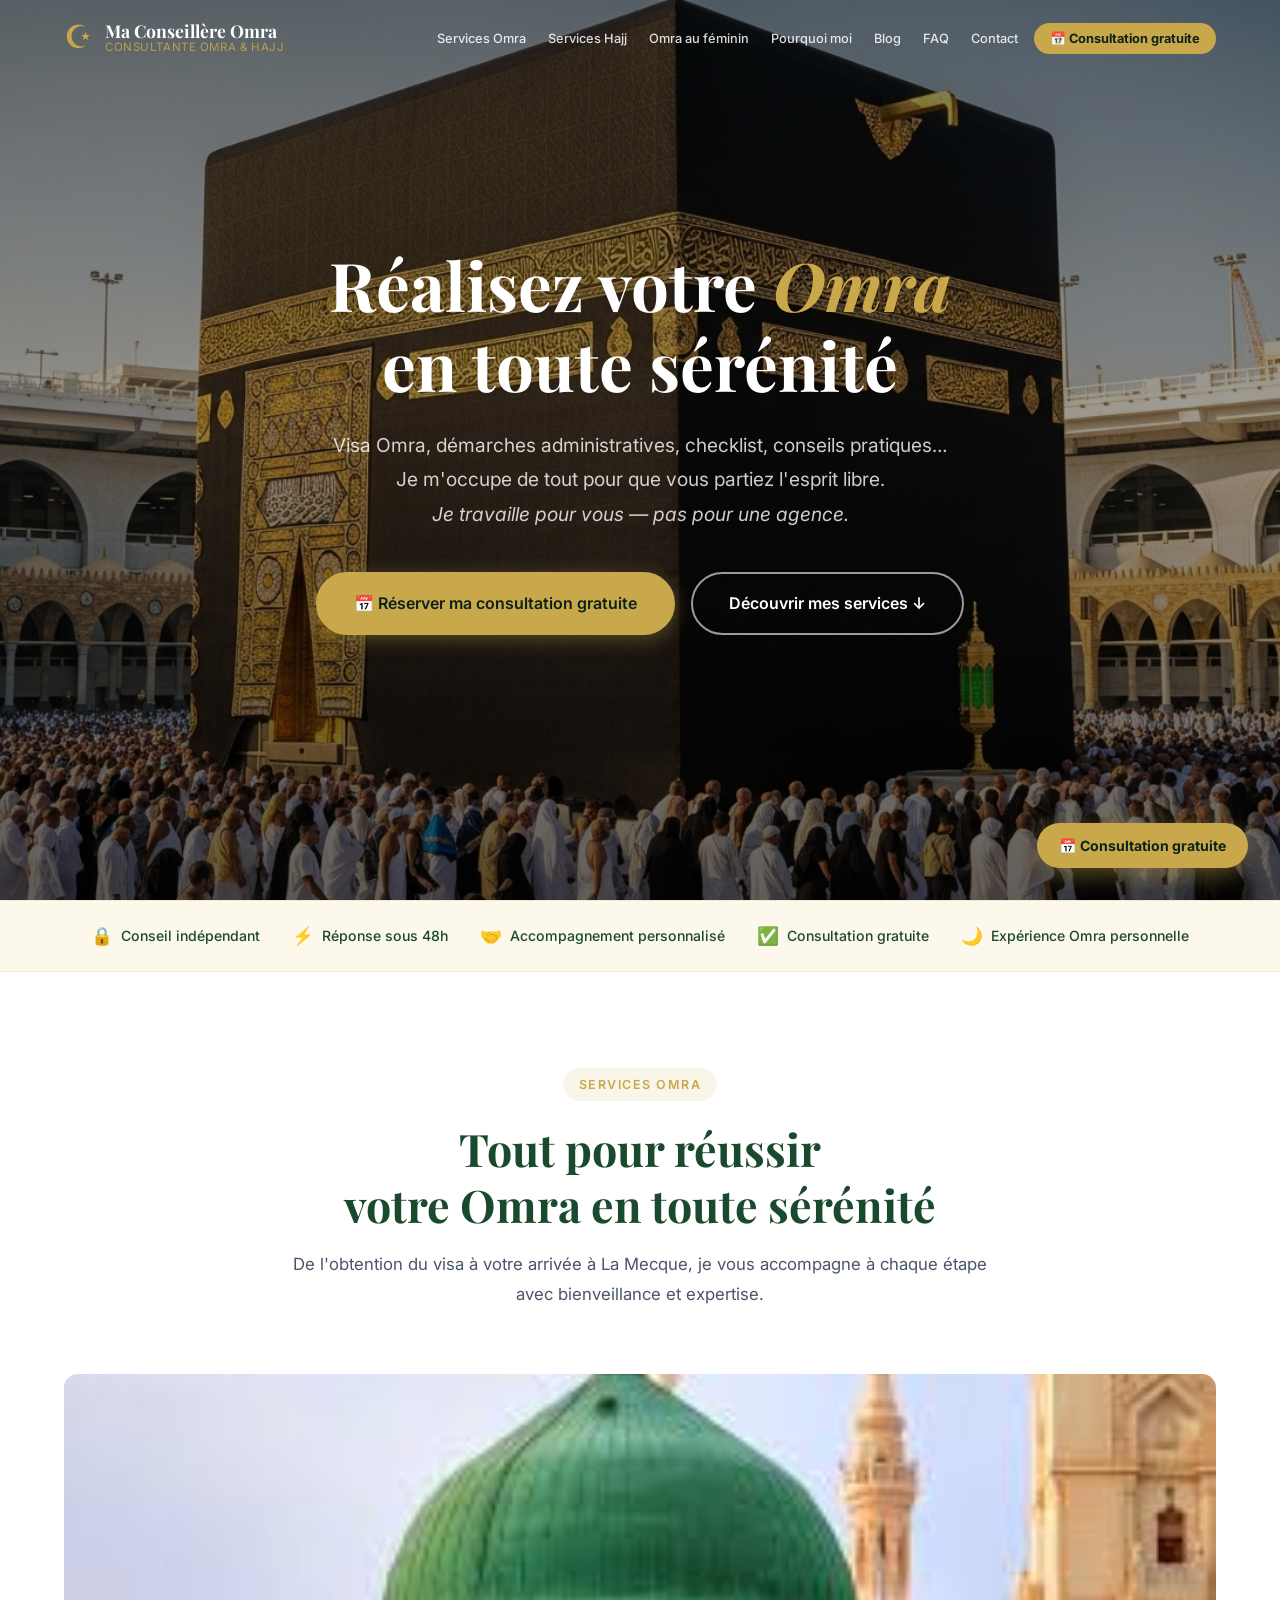
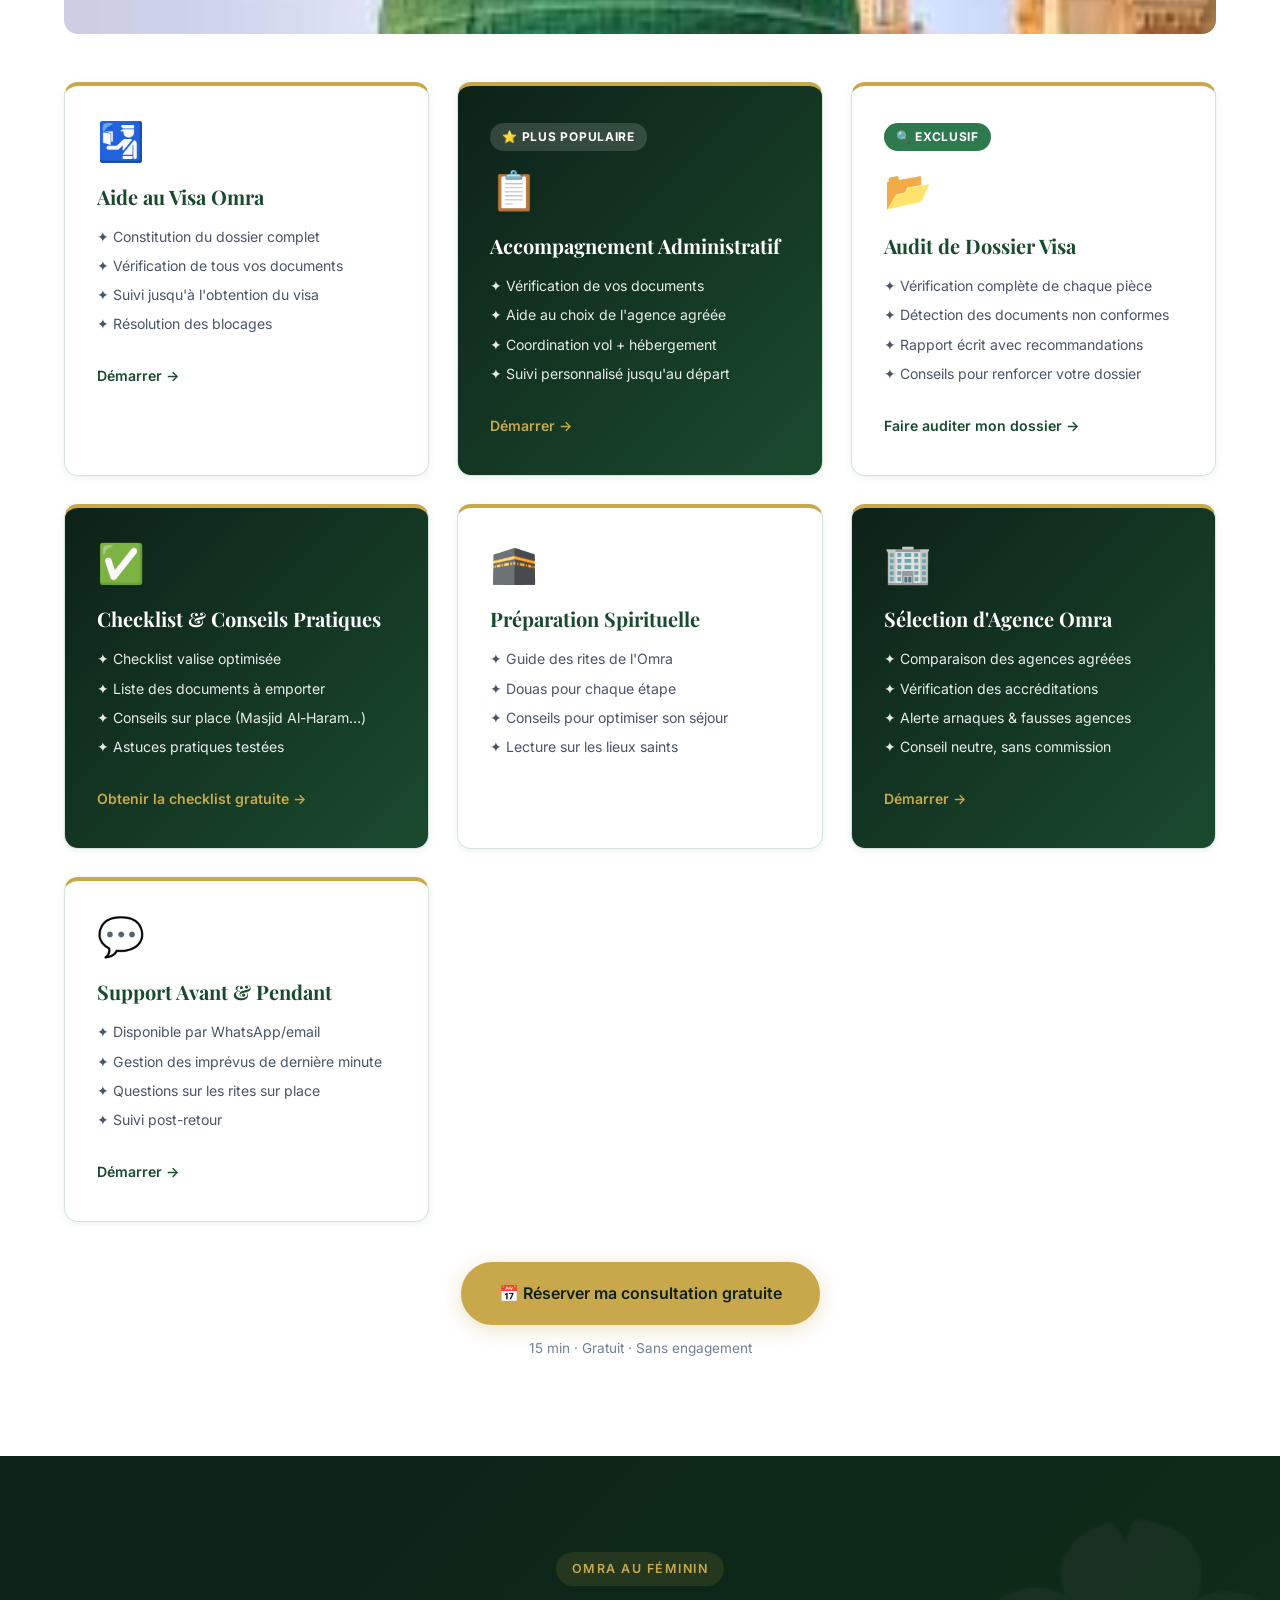
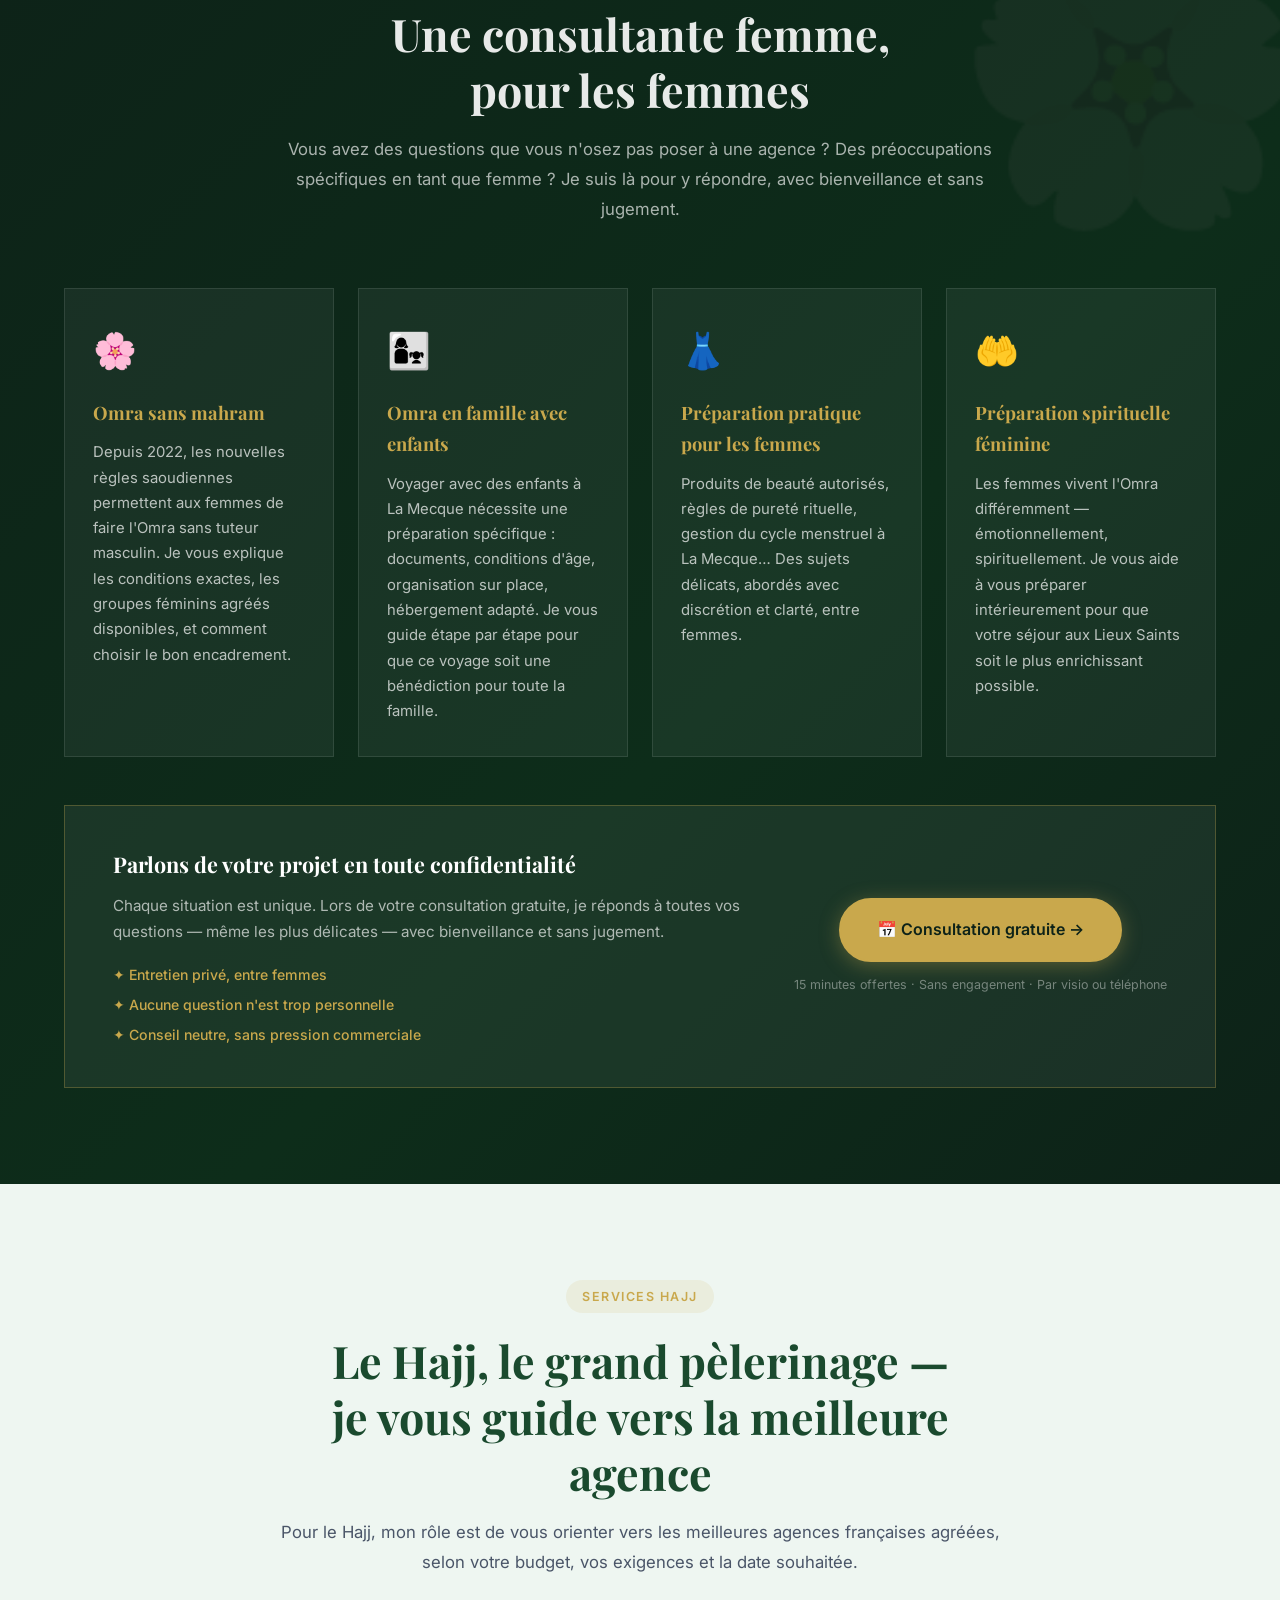
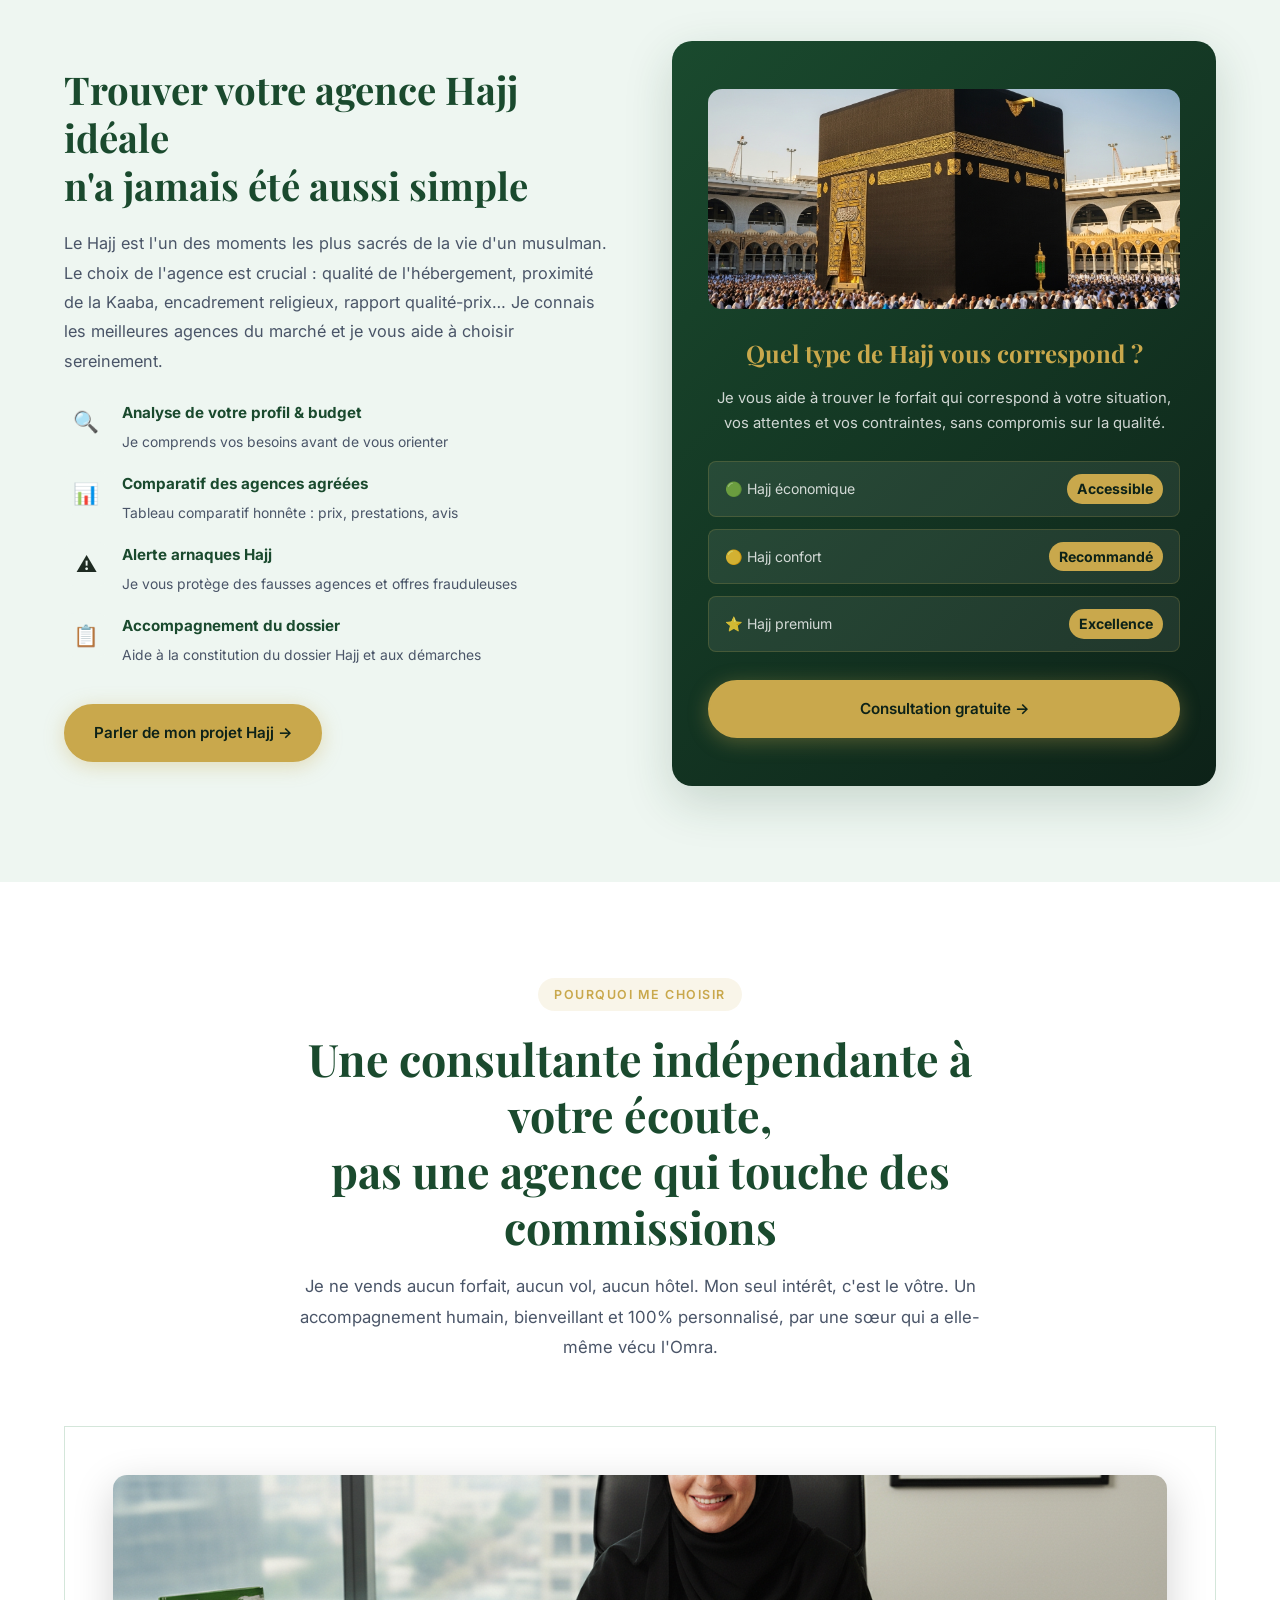
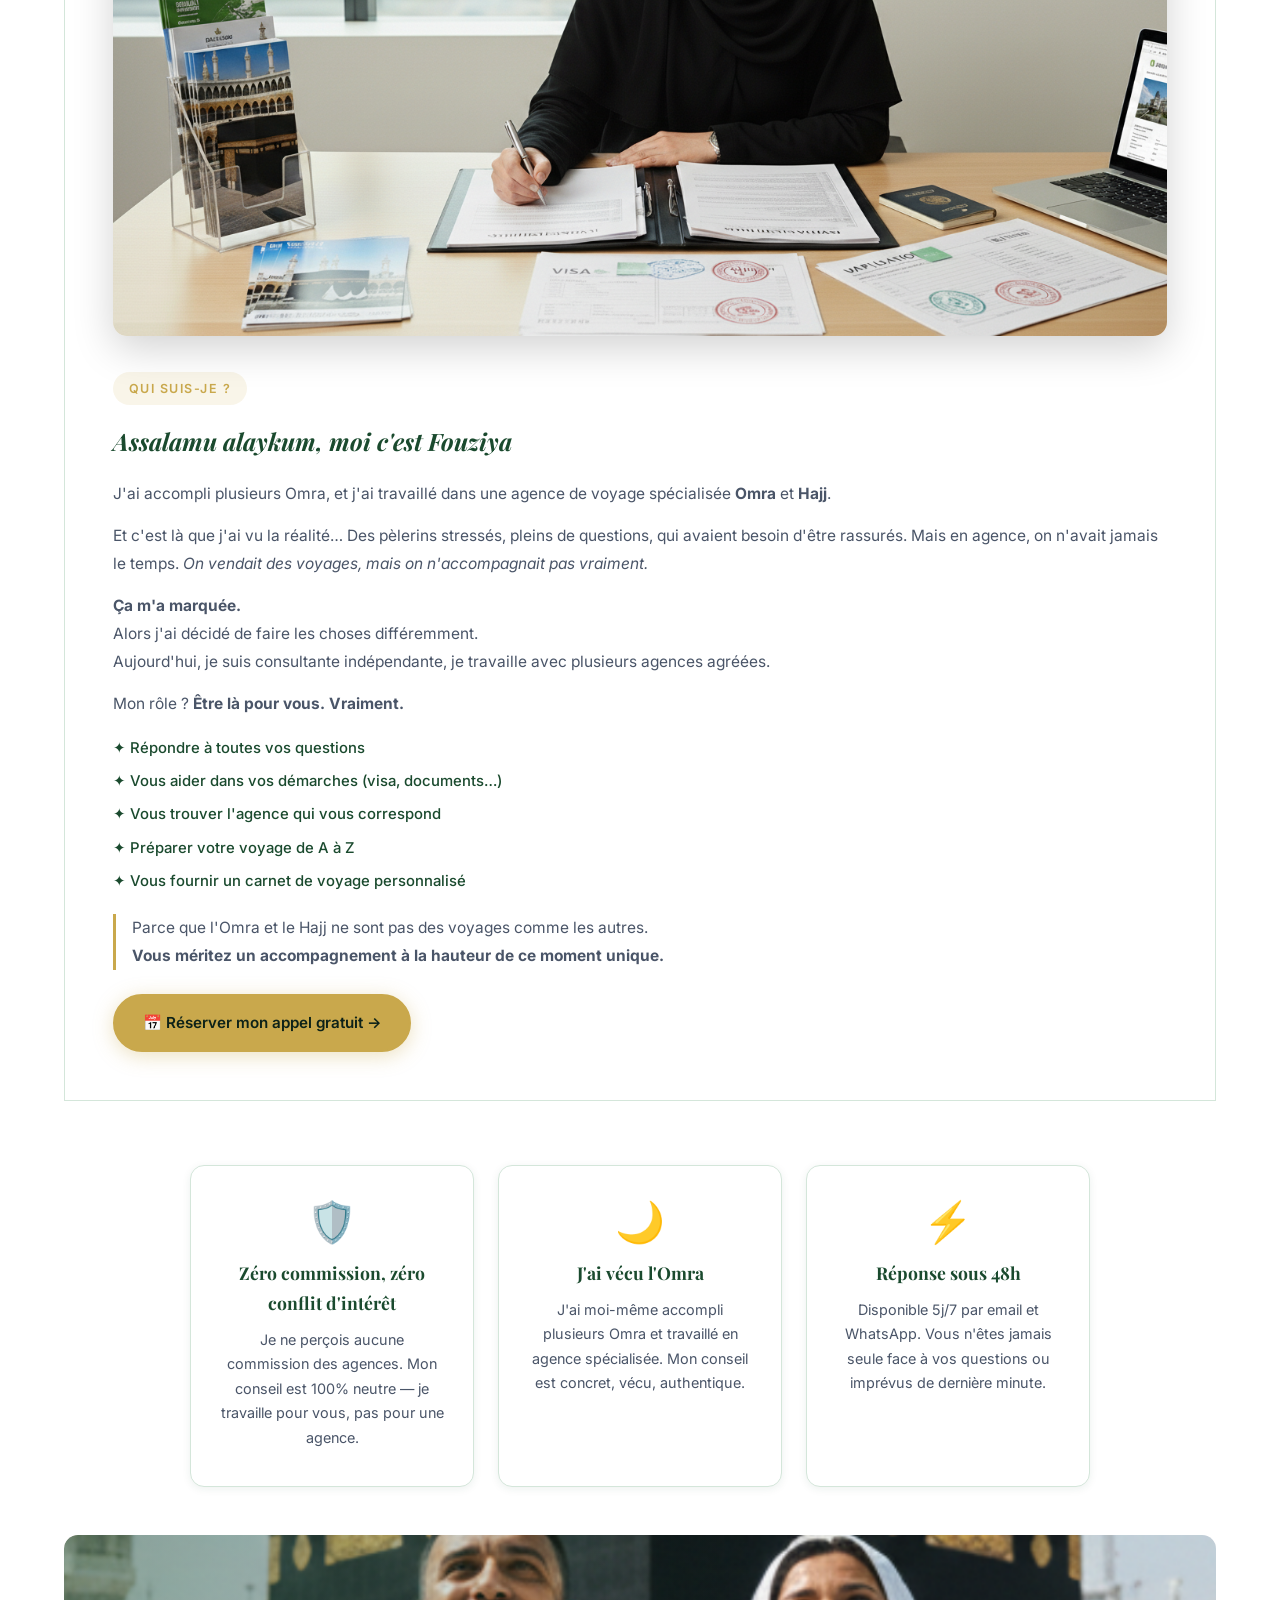
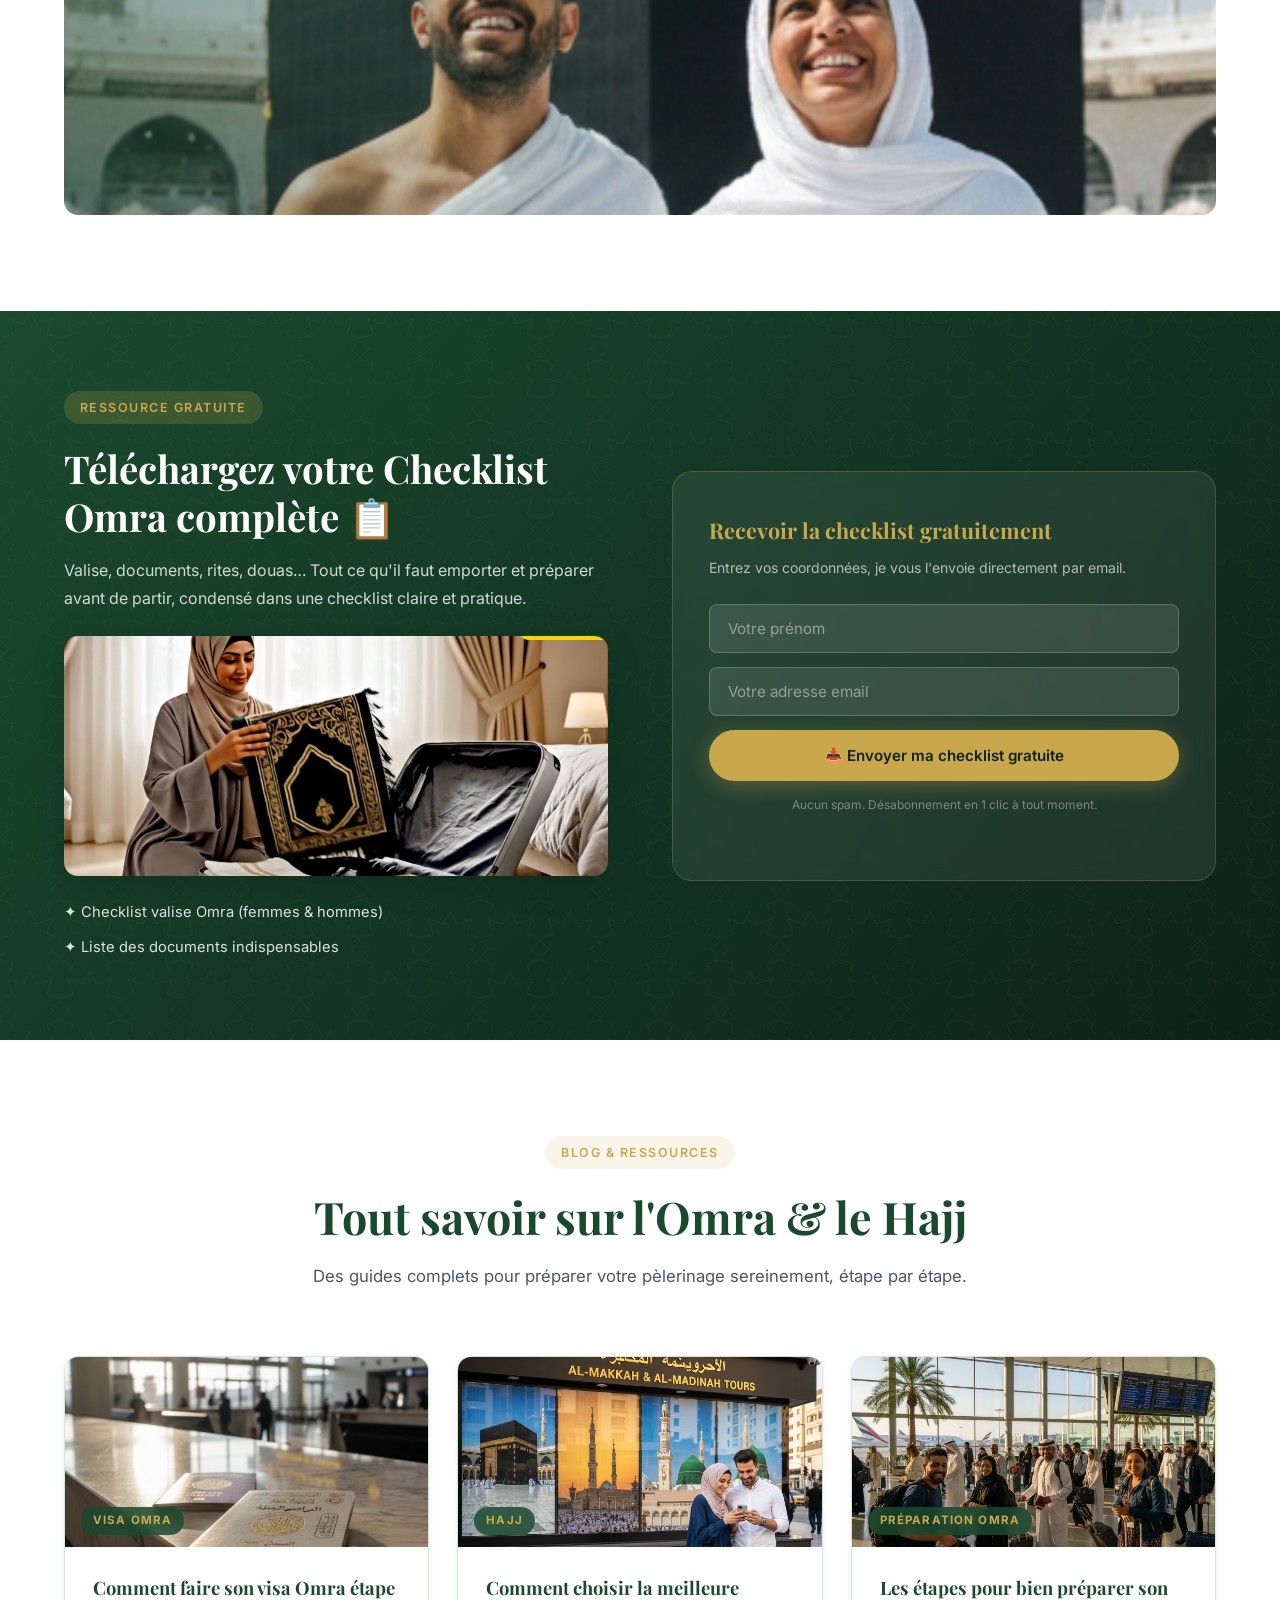
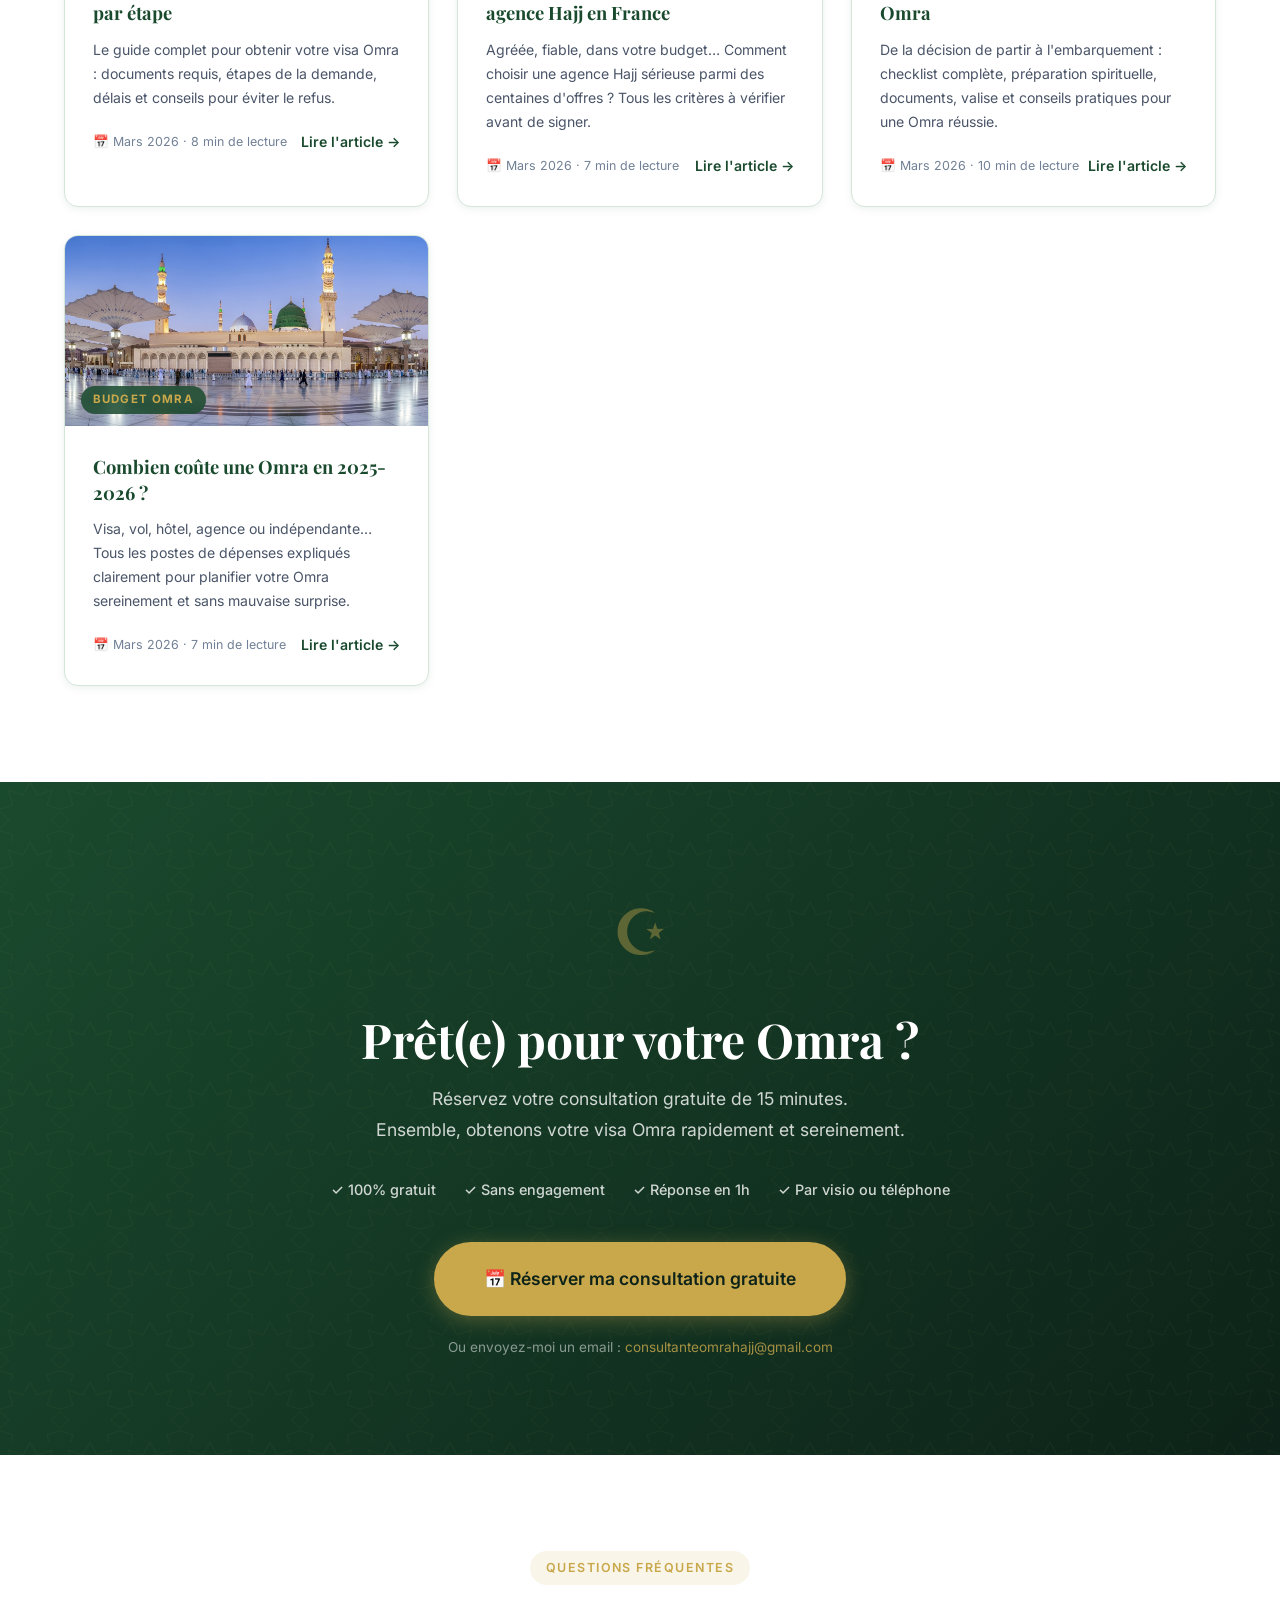
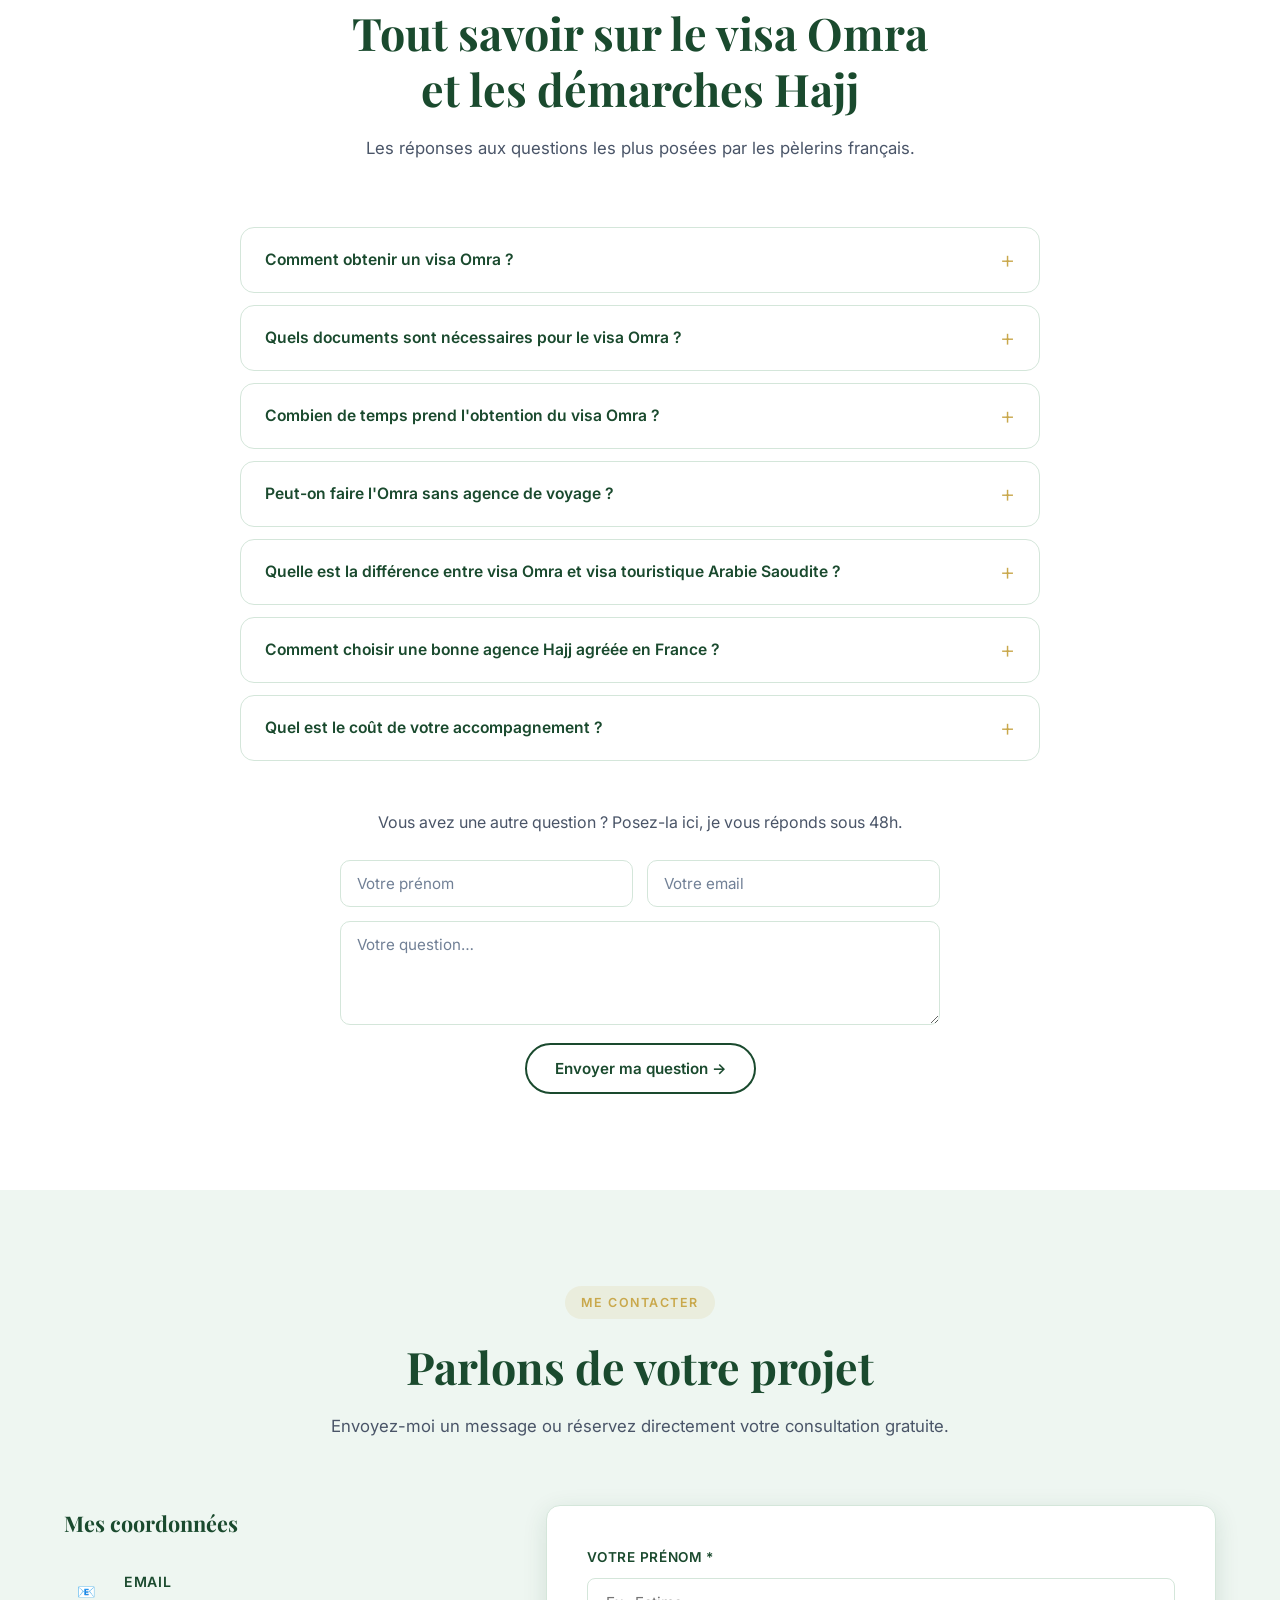
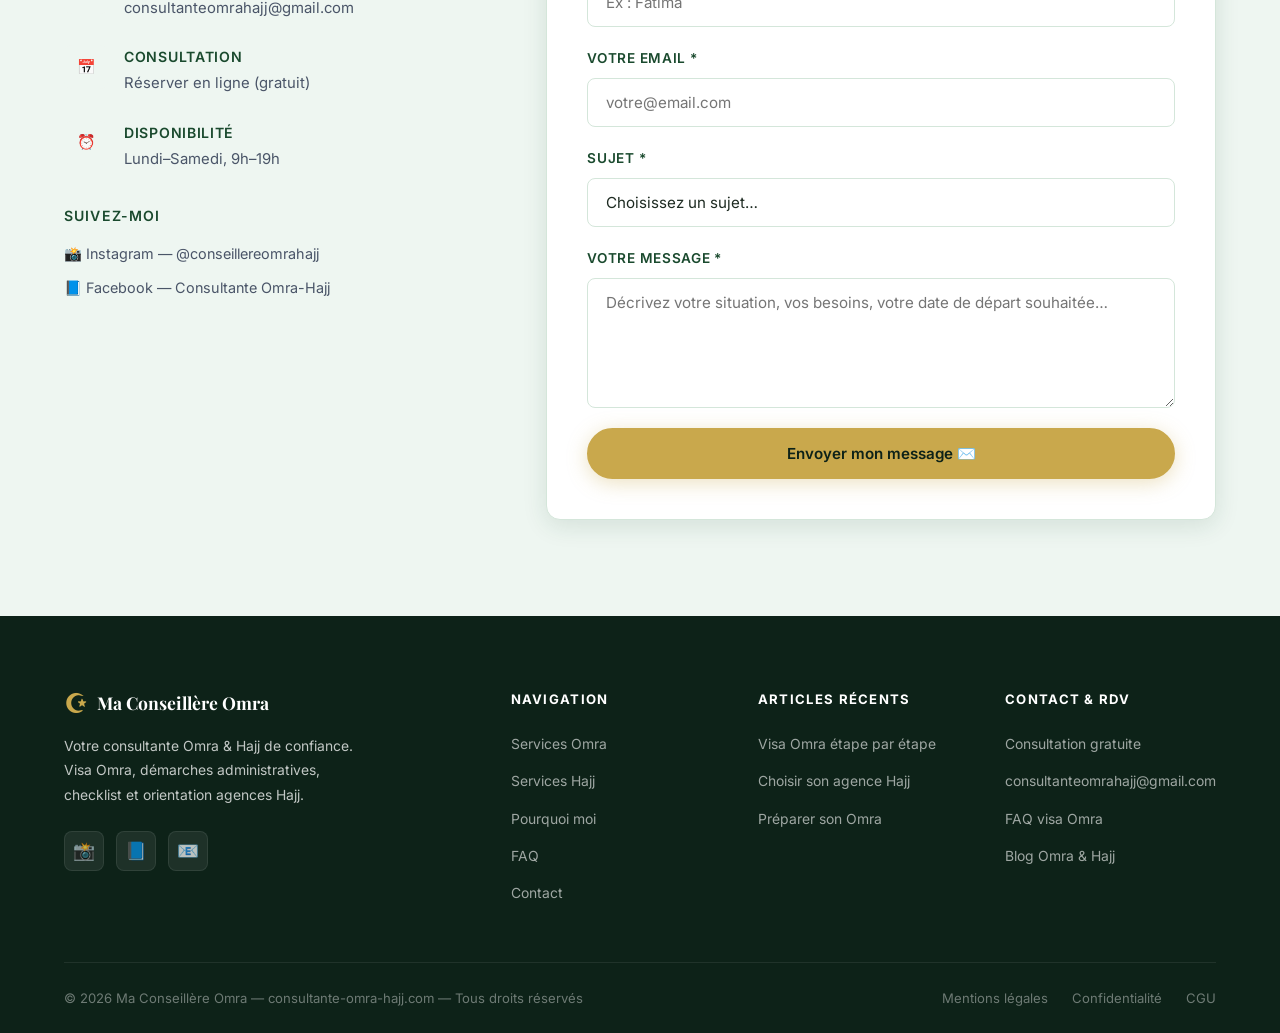
<file: index.html>
<!DOCTYPE html>
<html lang="fr">
<head>
  <meta charset="UTF-8">
  <meta name="viewport" content="width=device-width, initial-scale=1.0">

  <!-- ── SEO Primary ── -->
  <title>Consultante Omra Hajj Indépendante | Visa Omra Sans Commission | Ma Conseillère Omra</title>
  <meta name="description" content="Consultante Omra & Hajj indépendante — aucune commission, conseil 100% neutre. Visa Omra, démarches administratives, Omra au féminin, orientation agences Hajj. Consultation gratuite !">
  <meta name="keywords" content="omra, visa omra, consultante omra, comment faire un visa omra, démarches omra, préparer son omra, meilleure agence hajj, choisir agence hajj, accompagnement omra, checklist omra, visa arabie saoudite, visa touristique arabie saoudite">
  <meta name="author" content="Ma Conseillère Omra">
  <meta name="robots" content="index, follow">
  <link rel="canonical" href="https://consultante-omra-hajj.com/">

  <!-- ── Open Graph ── -->
  <meta property="og:type"        content="website">
  <meta property="og:url"         content="https://consultante-omra-hajj.com/">
  <meta property="og:title"       content="Consultante Omra Hajj | Visa Omra France | Ma Conseillère Omra">
  <meta property="og:description" content="Accompagnement visa Omra, démarches administratives, checklist et conseils pratiques. Orientation vers les meilleures agences Hajj selon votre budget. Consultation gratuite !">
  <meta property="og:image"       content="https://consultante-omra-hajj.com/og-image.jpg">
  <meta property="og:locale"      content="fr_FR">

  <!-- ── Twitter Card ── -->
  <meta name="twitter:card"        content="summary_large_image">
  <meta name="twitter:title"       content="Consultante Omra Hajj | Ma Conseillère Omra">
  <meta name="twitter:description" content="Visa Omra, démarches, checklist et orientation agences Hajj. Consultation gratuite !">

  <!-- ── Schema.org ── -->
  <script type="application/ld+json">
  {
    "@context": "https://schema.org",
    "@type": "ProfessionalService",
    "name": "Ma Conseillère Omra - Consultante Omra Hajj",
    "description": "Accompagnement personnalisé pour votre Omra & Hajj : visa, démarches administratives, checklist, conseils pratiques et orientation agences.",
    "url": "https://consultante-omra-hajj.com",
    "email": "consultanteomrahajj@gmail.com",
    "priceRange": "€",
    "serviceType": ["Conseil Omra", "Aide Visa Omra", "Accompagnement Hajj"],
    "availableLanguage": "fr",
    "hasOfferCatalog": {
      "@type": "OfferCatalog",
      "name": "Services Omra & Hajj",
      "itemListElement": [
        { "@type": "Offer", "name": "Aide au Visa Omra", "description": "Accompagnement complet pour l'obtention du visa touristique Arabie Saoudite" },
        { "@type": "Offer", "name": "Accompagnement Administratif Omra", "description": "Prise en charge de toutes les démarches administratives pour l'Omra" },
        { "@type": "Offer", "name": "Orientation Agences Hajj", "description": "Comparaison et sélection des meilleures agences Hajj agréées" }
      ]
    }
  }
  </script>

  <!-- ── FAQPage Schema (rich snippets Google) ── -->
  <script type="application/ld+json">
  {
    "@context": "https://schema.org",
    "@type": "FAQPage",
    "mainEntity": [
      {
        "@type": "Question",
        "name": "Comment obtenir un visa Omra ?",
        "acceptedAnswer": {
          "@type": "Answer",
          "text": "La solution la plus simple est le visa touristique e-Visa pour l'Arabie Saoudite, qui autorise également la pratique de l'Omra. Il s'obtient en ligne, rapidement, avec un dossier bien constitué."
        }
      },
      {
        "@type": "Question",
        "name": "Quels documents sont nécessaires pour le visa Omra ?",
        "acceptedAnswer": {
          "@type": "Answer",
          "text": "Les documents généralement requis sont : un passeport valide 6 mois après la date de retour, des photos d'identité récentes fond blanc, et une réservation vol + hôtel confirmée."
        }
      },
      {
        "@type": "Question",
        "name": "Combien de temps prend l'obtention du visa Omra ?",
        "acceptedAnswer": {
          "@type": "Answer",
          "text": "Avec un dossier bien constitué, le visa Omra est généralement obtenu en 3 à 7 jours ouvrés. Durant les périodes de forte demande (Ramadan, saison Hajj), ce délai peut s'allonger à 2-3 semaines. Il est recommandé d'anticiper ses démarches au minimum 6 semaines avant le départ souhaité."
        }
      },
      {
        "@type": "Question",
        "name": "Peut-on faire l'Omra sans agence de voyage ?",
        "acceptedAnswer": {
          "@type": "Answer",
          "text": "Oui, vous pouvez faire votre Omra de manière indépendante sans passer par une agence de voyage : obtention du visa, réservation de l'hôtel à La Mecque et Médine, recherche des vols, organisation des transferts sur place."
        }
      },
      {
        "@type": "Question",
        "name": "Quelle est la différence entre visa Omra et visa touristique Arabie Saoudite ?",
        "acceptedAnswer": {
          "@type": "Answer",
          "text": "Le visa Omra est spécifiquement dédié au pèlerinage, lié à une agence agréée. Le visa touristique (e-Visa) permet également de faire l'Omra tout en visitant d'autres régions d'Arabie Saoudite, avec plus de flexibilité."
        }
      },
      {
        "@type": "Question",
        "name": "Comment choisir une bonne agence Hajj agréée en France ?",
        "acceptedAnswer": {
          "@type": "Answer",
          "text": "Pour choisir une agence Hajj fiable : vérifiez qu'elle est sur la liste officielle des agences agréées par le Consulat d'Arabie Saoudite en France, consultez les avis clients vérifiés, comparez les prestations incluses (hébergement, transport, encadrement religieux), et méfiez-vous des prix anormalement bas."
        }
      },
      {
        "@type": "Question",
        "name": "Quel est le coût de l'accompagnement de la consultante Omra ?",
        "acceptedAnswer": {
          "@type": "Answer",
          "text": "La première consultation de 15 minutes est entièrement gratuite et sans engagement. Les tarifs pour l'accompagnement complet varient selon la formule choisie et sont communiqués de façon transparente lors de la consultation."
        }
      }
    ]
  }
  </script>

  <!-- ── Fonts ── -->
  <link rel="preconnect" href="https://fonts.googleapis.com">
  <link rel="preconnect" href="https://fonts.gstatic.com" crossorigin>
  <link href="https://fonts.googleapis.com/css2?family=Playfair+Display:ital,wght@0,400;0,600;0,700;1,400&family=Inter:wght@300;400;500;600;700&display=swap" rel="stylesheet">

  <!-- ── Calendly CSS ── -->
  <link href="https://assets.calendly.com/assets/external/widget.css" rel="stylesheet">

  <!-- ── Styles ── -->
  <link rel="stylesheet" href="style.css">

  <!-- ── Favicon ── -->
  <link rel="icon" type="image/svg+xml" href="data:image/svg+xml,<svg xmlns='http://www.w3.org/2000/svg' viewBox='0 0 100 100'><text y='.9em' font-size='90'>🕌</text></svg>">
</head>

<body>

<!-- ════════════════════════════════════════════════════════════════════════════
     NAVIGATION
════════════════════════════════════════════════════════════════════════════ -->
<nav class="navbar" id="navbar" role="navigation" aria-label="Navigation principale">
  <div class="nav-container">
    <a href="#accueil" class="nav-logo" aria-label="Ma Conseillère Omra — Accueil">
      <span class="logo-icon" aria-hidden="true">☪</span>
      <div class="logo-text">
        <span class="logo-main">Ma Conseillère Omra</span>
        <span class="logo-sub">Consultante Omra &amp; Hajj</span>
      </div>
    </a>

    <ul class="nav-menu" id="nav-menu" role="menubar">
      <li role="none"><a href="#services-omra" class="nav-link" role="menuitem">Services Omra</a></li>
      <li role="none"><a href="#services-hajj" class="nav-link" role="menuitem">Services Hajj</a></li>
      <li role="none"><a href="#omra-femmes" class="nav-link" role="menuitem">Omra au féminin</a></li>
      <li role="none"><a href="#pourquoi" class="nav-link" role="menuitem">Pourquoi moi</a></li>
      <li role="none"><a href="#blog" class="nav-link" role="menuitem">Blog</a></li>
      <li role="none"><a href="#faq" class="nav-link" role="menuitem">FAQ</a></li>
      <li role="none"><a href="#contact" class="nav-link" role="menuitem">Contact</a></li>
      <li role="none">
        <a href="#" class="nav-cta" onclick="openCalendly(); return false;" role="menuitem">
          📅 Consultation gratuite
        </a>
      </li>
    </ul>

    <button class="nav-toggle" id="nav-toggle" aria-label="Ouvrir le menu" aria-expanded="false">
      <span></span><span></span><span></span>
    </button>
  </div>
</nav>


<!-- ════════════════════════════════════════════════════════════════════════════
     HERO
════════════════════════════════════════════════════════════════════════════ -->
<section class="hero" id="accueil" aria-label="Page d'accueil">
  <div class="hero-bg" aria-hidden="true"></div>

  <div class="hero-content">
    <h1 class="hero-title">
      Réalisez votre <span class="highlight">Omra</span><br>
      en toute sérénité
    </h1>

    <p class="hero-subtitle">
      Visa Omra, démarches administratives, checklist, conseils pratiques…<br>
      Je m'occupe de tout pour que vous partiez l'esprit libre.<br>
      <em>Je travaille pour vous — pas pour une agence.</em>
    </p>

    <div class="hero-cta-group">
      <a href="#" class="btn btn-primary btn-lg" onclick="openCalendly(); return false;">
        📅 Réserver ma consultation gratuite
      </a>
      <a href="#services-omra" class="btn btn-outline btn-lg">
        Découvrir mes services ↓
      </a>
    </div>

  </div>

  <div class="hero-scroll" aria-hidden="true">
    <a href="#services-omra"><span class="scroll-line"></span></a>
  </div>
</section>


<!-- ── Trust Bar ── -->
<div class="trust-bar" aria-label="Garanties">
  <div class="container">
    <div class="trust-items">
      <div class="trust-item"><span class="trust-icon">🔒</span> <span>Conseil indépendant</span></div>
      <div class="trust-item"><span class="trust-icon">⚡</span> <span>Réponse sous 48h</span></div>
      <div class="trust-item"><span class="trust-icon">🤝</span> <span>Accompagnement personnalisé</span></div>
      <div class="trust-item"><span class="trust-icon">✅</span> <span>Consultation gratuite</span></div>
      <div class="trust-item"><span class="trust-icon">🌙</span> <span>Expérience Omra personnelle</span></div>
    </div>
  </div>
</div>


<!-- ════════════════════════════════════════════════════════════════════════════
     SERVICES OMRA
════════════════════════════════════════════════════════════════════════════ -->
<section class="section" id="services-omra" aria-labelledby="omra-title">
  <div class="container">
    <div class="section-header">
      <span class="section-tag">Services Omra</span>
      <h2 class="section-title" id="omra-title">
        Tout pour réussir<br>votre Omra en toute sérénité
      </h2>
      <p class="section-subtitle">
        De l'obtention du visa à votre arrivée à La Mecque, je vous accompagne à chaque étape avec bienveillance et expertise.
      </p>
    </div>

    <div class="section-photo-banner reveal">
      <img src="images/dome-prophete.jpg" alt="Dôme vert de la Mosquée du Prophète, Médine" loading="lazy">
    </div>

    <div class="services-grid">

      <!-- Visa Omra — BLANC -->
      <div class="service-card reveal">
        <div class="service-icon">🛂</div>
        <h3 class="service-title">Aide au Visa Omra</h3>
        <ul class="service-list">
          <li>✦ Constitution du dossier complet</li>
          <li>✦ Vérification de tous vos documents</li>
          <li>✦ Suivi jusqu'à l'obtention du visa</li>
          <li>✦ Résolution des blocages</li>
        </ul>
        <a href="#" class="service-link" onclick="openCalendly(); return false;">Démarrer →</a>
      </div>

      <!-- Accompagnement Administratif — VERT -->
      <div class="service-card service-card--green reveal reveal-delay-1">
        <div class="service-badge">⭐ Plus populaire</div>
        <div class="service-icon">📋</div>
        <h3 class="service-title">Accompagnement Administratif</h3>
        <ul class="service-list">
          <li>✦ Vérification de vos documents</li>
          <li>✦ Aide au choix de l'agence agréée</li>
          <li>✦ Coordination vol + hébergement</li>
          <li>✦ Suivi personnalisé jusqu'au départ</li>
        </ul>
        <a href="#" class="service-link" onclick="openCalendly(); return false;">Démarrer →</a>
      </div>

      <!-- Audit dossier visa — BLANC -->
      <div class="service-card reveal reveal-delay-2">
        <div class="service-badge service-badge--new">🔍 Exclusif</div>
        <div class="service-icon">📂</div>
        <h3 class="service-title">Audit de Dossier Visa</h3>
        <ul class="service-list">
          <li>✦ Vérification complète de chaque pièce</li>
          <li>✦ Détection des documents non conformes</li>
          <li>✦ Rapport écrit avec recommandations</li>
          <li>✦ Conseils pour renforcer votre dossier</li>
        </ul>
        <a href="#" class="service-link" onclick="openCalendly(); return false;">Faire auditer mon dossier →</a>
      </div>

      <!-- Checklist & conseils — VERT -->
      <div class="service-card service-card--green reveal reveal-delay-3">
        <div class="service-icon">✅</div>
        <h3 class="service-title">Checklist &amp; Conseils Pratiques</h3>
        <ul class="service-list">
          <li>✦ Checklist valise optimisée</li>
          <li>✦ Liste des documents à emporter</li>
          <li>✦ Conseils sur place (Masjid Al-Haram…)</li>
          <li>✦ Astuces pratiques testées</li>
        </ul>
        <a href="#checklist" class="service-link">Obtenir la checklist gratuite →</a>
      </div>

      <!-- Préparation spirituelle — BLANC -->
      <div class="service-card reveal reveal-delay-4">
        <div class="service-icon">🕋</div>
        <h3 class="service-title">Préparation Spirituelle</h3>
        <ul class="service-list">
          <li>✦ Guide des rites de l'Omra</li>
          <li>✦ Douas pour chaque étape</li>
          <li>✦ Conseils pour optimiser son séjour</li>
          <li>✦ Lecture sur les lieux saints</li>
        </ul>
      </div>

      <!-- Sélection agence — VERT -->
      <div class="service-card service-card--green reveal reveal-delay-5">
        <div class="service-icon">🏢</div>
        <h3 class="service-title">Sélection d'Agence Omra</h3>
        <ul class="service-list">
          <li>✦ Comparaison des agences agréées</li>
          <li>✦ Vérification des accréditations</li>
          <li>✦ Alerte arnaques &amp; fausses agences</li>
          <li>✦ Conseil neutre, sans commission</li>
        </ul>
        <a href="#" class="service-link" onclick="openCalendly(); return false;">Démarrer →</a>
      </div>

      <!-- Support voyage — BLANC -->
      <div class="service-card reveal reveal-delay-5">
        <div class="service-icon">💬</div>
        <h3 class="service-title">Support Avant &amp; Pendant</h3>
        <ul class="service-list">
          <li>✦ Disponible par WhatsApp/email</li>
          <li>✦ Gestion des imprévus de dernière minute</li>
          <li>✦ Questions sur les rites sur place</li>
          <li>✦ Suivi post-retour</li>
        </ul>
        <a href="#" class="service-link" onclick="openCalendly(); return false;">Démarrer →</a>
      </div>

    </div>

    <div style="text-align:center; margin-top:40px;">
      <a href="#" class="btn btn-primary btn-lg" onclick="openCalendly(); return false;">📅 Réserver ma consultation gratuite</a>
      <p style="margin-top:12px; font-size:.85rem; color:var(--text-light)">15 min · Gratuit · Sans engagement</p>
    </div>

  </div>
</section>


<!-- ════════════════════════════════════════════════════════════════════════════
     OMRA AU FÉMININ
════════════════════════════════════════════════════════════════════════════ -->
<section class="section section--femmes" id="omra-femmes" aria-labelledby="femmes-title">
  <div class="container">
    <div class="section-header">
      <span class="section-tag">Omra au féminin</span>
      <h2 class="section-title" id="femmes-title">
        Une consultante femme,<br>pour les femmes
      </h2>
      <p class="section-subtitle">
        Vous avez des questions que vous n'osez pas poser à une agence ? Des préoccupations spécifiques en tant que femme ? Je suis là pour y répondre, avec bienveillance et sans jugement.
      </p>
    </div>

    <div class="femmes-grid">

      <div class="femme-card reveal">
        <div class="femme-card-icon">🌸</div>
        <h3>Omra sans mahram</h3>
        <p>Depuis 2022, les nouvelles règles saoudiennes permettent aux femmes de faire l'Omra sans tuteur masculin. Je vous explique les conditions exactes, les groupes féminins agréés disponibles, et comment choisir le bon encadrement.</p>
      </div>

      <div class="femme-card reveal reveal-delay-1">
        <div class="femme-card-icon">👩‍👧</div>
        <h3>Omra en famille avec enfants</h3>
        <p>Voyager avec des enfants à La Mecque nécessite une préparation spécifique : documents, conditions d'âge, organisation sur place, hébergement adapté. Je vous guide étape par étape pour que ce voyage soit une bénédiction pour toute la famille.</p>
      </div>

      <div class="femme-card reveal reveal-delay-2">
        <div class="femme-card-icon">👗</div>
        <h3>Préparation pratique pour les femmes</h3>
        <p>Produits de beauté autorisés, règles de pureté rituelle, gestion du cycle menstruel à La Mecque… Des sujets délicats, abordés avec discrétion et clarté, entre femmes.</p>
      </div>

      <div class="femme-card reveal reveal-delay-3">
        <div class="femme-card-icon">🤲</div>
        <h3>Préparation spirituelle féminine</h3>
        <p>Les femmes vivent l'Omra différemment — émotionnellement, spirituellement. Je vous aide à vous préparer intérieurement pour que votre séjour aux Lieux Saints soit le plus enrichissant possible.</p>
      </div>

    </div>

    <div class="femmes-cta reveal">
      <div class="femmes-cta-inner">
        <div class="femmes-cta-text">
          <h3>Parlons de votre projet en toute confidentialité</h3>
          <p>Chaque situation est unique. Lors de votre consultation gratuite, je réponds à toutes vos questions — même les plus délicates — avec bienveillance et sans jugement.</p>
          <ul class="femmes-reassurance">
            <li>✦ Entretien privé, entre femmes</li>
            <li>✦ Aucune question n'est trop personnelle</li>
            <li>✦ Conseil neutre, sans pression commerciale</li>
          </ul>
        </div>
        <div class="femmes-cta-action">
          <a href="#" class="btn btn-primary btn-lg" onclick="openCalendly(); return false;">📅 Consultation gratuite →</a>
          <p class="femmes-note">15 minutes offertes · Sans engagement · Par visio ou téléphone</p>
        </div>
      </div>
    </div>

  </div>
</section>


<!-- ════════════════════════════════════════════════════════════════════════════
     SERVICES HAJJ
════════════════════════════════════════════════════════════════════════════ -->
<section class="section section--alt" id="services-hajj" aria-labelledby="hajj-title">
  <div class="container">
    <div class="section-header">
      <span class="section-tag">Services Hajj</span>
      <h2 class="section-title" id="hajj-title">
        Le Hajj, le grand pèlerinage —<br>je vous guide vers la meilleure agence
      </h2>
      <p class="section-subtitle">
        Pour le Hajj, mon rôle est de vous orienter vers les meilleures agences françaises agréées, selon votre budget, vos exigences et la date souhaitée.
      </p>
    </div>

    <div class="hajj-block">
      <div class="hajj-content reveal">
        <h2>Trouver votre agence Hajj idéale<br>n'a jamais été aussi simple</h2>
        <p>
          Le Hajj est l'un des moments les plus sacrés de la vie d'un musulman. Le choix de l'agence est crucial : qualité de l'hébergement, proximité de la Kaaba, encadrement religieux, rapport qualité-prix… Je connais les meilleures agences du marché et je vous aide à choisir sereinement.
        </p>

        <div class="hajj-features">
          <div class="hajj-feature">
            <div class="hajj-feature-icon">🔍</div>
            <div class="hajj-feature-text">
              <strong>Analyse de votre profil & budget</strong>
              <span>Je comprends vos besoins avant de vous orienter</span>
            </div>
          </div>
          <div class="hajj-feature">
            <div class="hajj-feature-icon">📊</div>
            <div class="hajj-feature-text">
              <strong>Comparatif des agences agréées</strong>
              <span>Tableau comparatif honnête : prix, prestations, avis</span>
            </div>
          </div>
          <div class="hajj-feature">
            <div class="hajj-feature-icon">⚠️</div>
            <div class="hajj-feature-text">
              <strong>Alerte arnaques Hajj</strong>
              <span>Je vous protège des fausses agences et offres frauduleuses</span>
            </div>
          </div>
          <div class="hajj-feature">
            <div class="hajj-feature-icon">📋</div>
            <div class="hajj-feature-text">
              <strong>Accompagnement du dossier</strong>
              <span>Aide à la constitution du dossier Hajj et aux démarches</span>
            </div>
          </div>
        </div>

        <a href="#" class="btn btn-primary" onclick="openCalendly(); return false;">
          Parler de mon projet Hajj →
        </a>
      </div>

      <div class="hajj-visual reveal reveal-delay-2">
        <div class="hajj-visual-photo">
          <img src="images/kaaba-hero.jpg" alt="La Kaaba, Masjid Al-Haram, La Mecque" loading="lazy">
        </div>
        <h3>Quel type de Hajj vous correspond ?</h3>
        <p>Je vous aide à trouver le forfait qui correspond à votre situation, vos attentes et vos contraintes, sans compromis sur la qualité.</p>

        <div class="hajj-budget-items">
          <div class="hajj-budget-item">
            <span class="hajj-budget-label">🟢 Hajj économique</span>
            <span class="hajj-budget-badge">Accessible</span>
          </div>
          <div class="hajj-budget-item">
            <span class="hajj-budget-label">🟡 Hajj confort</span>
            <span class="hajj-budget-badge">Recommandé</span>
          </div>
          <div class="hajj-budget-item">
            <span class="hajj-budget-label">⭐ Hajj premium</span>
            <span class="hajj-budget-badge">Excellence</span>
          </div>
        </div>

        <a href="#" class="btn btn-primary btn-full" onclick="openCalendly(); return false;">
          Consultation gratuite →
        </a>
      </div>
    </div>
  </div>
</section>


<!-- ════════════════════════════════════════════════════════════════════════════
     POURQUOI ME CHOISIR
════════════════════════════════════════════════════════════════════════════ -->
<section class="section" id="pourquoi" aria-labelledby="pourquoi-title">
  <div class="container">
    <div class="section-header">
      <span class="section-tag">Pourquoi me choisir</span>
      <h2 class="section-title" id="pourquoi-title">
        Une consultante indépendante à votre écoute,<br>pas une agence qui touche des commissions
      </h2>
      <p class="section-subtitle">
        Je ne vends aucun forfait, aucun vol, aucun hôtel. Mon seul intérêt, c'est le vôtre. Un accompagnement humain, bienveillant et 100% personnalisé, par une sœur qui a elle-même vécu l'Omra.
      </p>
    </div>

    <!-- Qui suis-je -->
    <div class="qui-suis-je reveal">
      <div class="qui-photo-wrap">
        <img src="images/fouziya-bureau.png" alt="Consultante Omra Hajj à son bureau avec documents visa" loading="lazy" class="qui-photo">
      </div>
      <div class="qui-text">
        <span class="section-tag" style="margin-bottom:16px;display:inline-block">Qui suis-je ?</span>
        <h3>Assalamu alaykum, moi c'est Fouziya</h3>
        <p>J'ai accompli plusieurs Omra, et j'ai travaillé dans une agence de voyage spécialisée <strong>Omra</strong> et <strong>Hajj</strong>.</p>
        <p>Et c'est là que j'ai vu la réalité… Des pèlerins stressés, pleins de questions, qui avaient besoin d'être rassurés. Mais en agence, on n'avait jamais le temps. <em>On vendait des voyages, mais on n'accompagnait pas vraiment.</em></p>
        <p><strong>Ça m'a marquée.</strong><br>
        Alors j'ai décidé de faire les choses différemment.<br>
        Aujourd'hui, je suis consultante indépendante, je travaille avec plusieurs agences agréées.</p>
        <p>Mon rôle ? <strong>Être là pour vous. Vraiment.</strong></p>
        <ul class="qui-list">
          <li>✦ Répondre à toutes vos questions</li>
          <li>✦ Vous aider dans vos démarches (visa, documents…)</li>
          <li>✦ Vous trouver l'agence qui vous correspond</li>
          <li>✦ Préparer votre voyage de A à Z</li>
          <li>✦ Vous fournir un carnet de voyage personnalisé</li>
        </ul>
        <p class="qui-conclusion">Parce que l'Omra et le Hajj ne sont pas des voyages comme les autres.<br><strong>Vous méritez un accompagnement à la hauteur de ce moment unique.</strong></p>
        <a href="#" class="btn btn-primary" onclick="openCalendly(); return false;">📅 Réserver mon appel gratuit →</a>
      </div>
    </div>

    <div class="why-grid why-grid--3">
      <div class="why-card reveal">
        <span class="why-icon">🛡️</span>
        <h3>Zéro commission, zéro conflit d'intérêt</h3>
        <p>Je ne perçois aucune commission des agences. Mon conseil est 100% neutre — je travaille pour vous, pas pour une agence.</p>
      </div>
      <div class="why-card reveal reveal-delay-1">
        <span class="why-icon">🌙</span>
        <h3>J'ai vécu l'Omra</h3>
        <p>J'ai moi-même accompli plusieurs Omra et travaillé en agence spécialisée. Mon conseil est concret, vécu, authentique.</p>
      </div>
      <div class="why-card reveal reveal-delay-2">
        <span class="why-icon">⚡</span>
        <h3>Réponse sous 48h</h3>
        <p>Disponible 5j/7 par email et WhatsApp. Vous n'êtes jamais seule face à vos questions ou imprévus de dernière minute.</p>
      </div>
    </div>

    <div class="pourquoi-photo reveal">
      <img src="images/couple-ihram.png" alt="Pèlerins en ihram devant la Kaaba, La Mecque" loading="lazy">
    </div>
  </div>
</section>






<!-- ════════════════════════════════════════════════════════════════════════════
     LEAD MAGNET — CHECKLIST OMRA
════════════════════════════════════════════════════════════════════════════ -->
<section class="section--leadmagnet" id="checklist" aria-labelledby="checklist-title">
  <div class="container">
    <div class="leadmagnet-inner">

      <div class="leadmagnet-text">
        <span class="section-tag">Ressource gratuite</span>
        <h2 id="checklist-title">Téléchargez votre Checklist Omra complète 📋</h2>
        <p>Valise, documents, rites, douas… Tout ce qu'il faut emporter et préparer avant de partir, condensé dans une checklist claire et pratique.</p>
        <div class="leadmagnet-photo">
          <img src="images/checklist-valise.png" alt="Femme musulmane préparant sa valise pour l'Omra" loading="lazy">
        </div>

        <ul class="leadmagnet-items">
          <li>✦ Checklist valise Omra (femmes &amp; hommes)</li>
          <li>✦ Liste des documents indispensables</li>
        </ul>
      </div>

      <div class="leadmagnet-form-box">
        <h3>Recevoir la checklist gratuitement</h3>
        <p>Entrez vos coordonnées, je vous l'envoie directement par email.</p>
        <form class="leadmagnet-form" id="checklist-form" onsubmit="handleChecklistSubmit(event)">
          <input type="text" name="prenom" id="cl-prenom" required placeholder="Votre prénom" autocomplete="given-name">
          <input type="email" name="email" id="cl-email" required placeholder="Votre adresse email" autocomplete="email">
          <button type="submit" class="btn btn-primary btn-full" style="justify-content:center">
            📥 Envoyer ma checklist gratuite
          </button>
        </form>
        <div class="leadmagnet-success" id="checklist-success">
          ✅ Parfait ! Votre checklist Omra vous a été envoyée par email. Vérifiez vos spams si besoin. Jazakallahu khayran ! 🌙
        </div>
        <p style="font-size:.75rem; color:rgba(255,255,255,.4); margin-top:14px; text-align:center">
          Aucun spam. Désabonnement en 1 clic à tout moment.
        </p>
      </div>

    </div>
  </div>
</section>


<!-- ════════════════════════════════════════════════════════════════════════════
     BLOG
════════════════════════════════════════════════════════════════════════════ -->
<section class="section" id="blog" aria-labelledby="blog-title">
  <div class="container">
    <div class="section-header">
      <span class="section-tag">Blog &amp; Ressources</span>
      <h2 class="section-title" id="blog-title">
        Tout savoir sur l'Omra &amp; le Hajj
      </h2>
      <p class="section-subtitle">
        Des guides complets pour préparer votre pèlerinage sereinement, étape par étape.
      </p>
    </div>

    <div class="blog-grid">

      <article class="blog-card reveal">
        <div class="blog-card-header blog-card-header--photo">
          <img src="images/passeports-visa.png" alt="Passeports à l'aéroport de Médine — Visa Omra" loading="lazy">
          <div class="blog-card-cat">Visa Omra</div>
        </div>
        <div class="blog-card-body">
          <h3 class="blog-card-title">Comment faire son visa Omra étape par étape</h3>
          <p class="blog-card-excerpt">Le guide complet pour obtenir votre visa Omra : documents requis, étapes de la demande, délais et conseils pour éviter le refus.</p>
          <div class="blog-card-meta">
            <span>📅 Mars 2026 · 8 min de lecture</span>
            <a href="blog-visa-omra.html" class="blog-card-link">Lire l'article →</a>
          </div>
        </div>
      </article>

      <article class="blog-card reveal reveal-delay-1">
        <div class="blog-card-header blog-card-header--photo">
          <img src="images/agence-hajj.jpg" alt="Couple consultant une agence Hajj" loading="lazy">
          <div class="blog-card-cat">Hajj</div>
        </div>
        <div class="blog-card-body">
          <h3 class="blog-card-title">Comment choisir la meilleure agence Hajj en France</h3>
          <p class="blog-card-excerpt">Agréée, fiable, dans votre budget… Comment choisir une agence Hajj sérieuse parmi des centaines d'offres ? Tous les critères à vérifier avant de signer.</p>
          <div class="blog-card-meta">
            <span>📅 Mars 2026 · 7 min de lecture</span>
            <a href="blog-agence-hajj.html" class="blog-card-link">Lire l'article →</a>
          </div>
        </div>
      </article>

      <article class="blog-card reveal reveal-delay-2">
        <div class="blog-card-header blog-card-header--photo">
          <img src="images/pelerins-depart.jpg" alt="Pèlerins à l'aéroport, départ pour l'Omra" loading="lazy">
          <div class="blog-card-cat">Préparation Omra</div>
        </div>
        <div class="blog-card-body">
          <h3 class="blog-card-title">Les étapes pour bien préparer son Omra</h3>
          <p class="blog-card-excerpt">De la décision de partir à l'embarquement : checklist complète, préparation spirituelle, documents, valise et conseils pratiques pour une Omra réussie.</p>
          <div class="blog-card-meta">
            <span>📅 Mars 2026 · 10 min de lecture</span>
            <a href="blog-preparer-omra.html" class="blog-card-link">Lire l'article →</a>
          </div>
        </div>
      </article>

      <article class="blog-card reveal reveal-delay-3">
        <div class="blog-card-header blog-card-header--photo">
          <img src="images/medine-panorama.jpg" alt="Vue panoramique de Médine, La Mecque" loading="lazy">
          <div class="blog-card-cat">Budget Omra</div>
        </div>
        <div class="blog-card-body">
          <h3 class="blog-card-title">Combien coûte une Omra en 2025-2026 ?</h3>
          <p class="blog-card-excerpt">Visa, vol, hôtel, agence ou indépendante… Tous les postes de dépenses expliqués clairement pour planifier votre Omra sereinement et sans mauvaise surprise.</p>
          <div class="blog-card-meta">
            <span>📅 Mars 2026 · 7 min de lecture</span>
            <a href="blog-cout-omra.html" class="blog-card-link">Lire l'article →</a>
          </div>
        </div>
      </article>

    </div>
  </div>
</section>


<!-- ════════════════════════════════════════════════════════════════════════════
     BOOKING CTA
════════════════════════════════════════════════════════════════════════════ -->
<section class="section--booking" id="reservation" aria-labelledby="booking-title">
  <div class="booking-content">
    <span class="booking-decoration" aria-hidden="true">☪</span>
    <h2 class="booking-title" id="booking-title">Prêt(e) pour votre Omra ?</h2>
    <p class="booking-subtitle">
      Réservez votre consultation gratuite de 15 minutes.<br>
      Ensemble, obtenons votre visa Omra rapidement et sereinement.
    </p>
    <div class="booking-features">
      <span>✓ 100% gratuit</span>
      <span>✓ Sans engagement</span>
      <span>✓ Réponse en 1h</span>
      <span>✓ Par visio ou téléphone</span>
    </div>
    <a href="#" class="btn btn-primary btn-xl btn-pulse" onclick="openCalendly(); return false;">
      📅 Réserver ma consultation gratuite
    </a>
    <p class="booking-note">
      Ou envoyez-moi un email :
      <a href="mailto:consultanteomrahajj@gmail.com">consultanteomrahajj@gmail.com</a>
    </p>
  </div>
</section>


<!-- ════════════════════════════════════════════════════════════════════════════
     FAQ
════════════════════════════════════════════════════════════════════════════ -->
<section class="section" id="faq" aria-labelledby="faq-title">
  <div class="container">
    <div class="section-header">
      <span class="section-tag">Questions fréquentes</span>
      <h2 class="section-title" id="faq-title">
        Tout savoir sur le visa Omra<br>et les démarches Hajj
      </h2>
      <p class="section-subtitle">Les réponses aux questions les plus posées par les pèlerins français.</p>
    </div>

    <div class="faq-container" role="list">

      <div class="faq-item" role="listitem">
        <button class="faq-question" aria-expanded="false">
          Comment obtenir un visa Omra ?
          <span class="faq-icon" aria-hidden="true">+</span>
        </button>
        <div class="faq-answer" role="region">
          <p>La solution la plus simple est le <strong>visa touristique e-Visa</strong> pour l'Arabie Saoudite, qui autorise également la pratique de l'Omra. Il s'obtient en ligne, rapidement, avec un dossier bien constitué. Je vous accompagne dans toutes ces démarches pour maximiser vos chances d'acceptation rapide.</p>
        </div>
      </div>

      <div class="faq-item" role="listitem">
        <button class="faq-question" aria-expanded="false">
          Quels documents sont nécessaires pour le visa Omra ?
          <span class="faq-icon" aria-hidden="true">+</span>
        </button>
        <div class="faq-answer" role="region">
          <p>Les documents généralement requis sont : <strong>un passeport valide 6 mois</strong> après la date de retour, des photos d'identité récentes fond blanc, et une réservation vol + hôtel confirmée. Je vous fournis une liste personnalisée selon votre situation lors de notre consultation.</p>
        </div>
      </div>

      <div class="faq-item" role="listitem">
        <button class="faq-question" aria-expanded="false">
          Combien de temps prend l'obtention du visa Omra ?
          <span class="faq-icon" aria-hidden="true">+</span>
        </button>
        <div class="faq-answer" role="region">
          <p>Avec un dossier bien constitué, le visa Omra est généralement obtenu en <strong>3 à 7 jours ouvrés</strong>. Durant les périodes de forte demande (Ramadan, saison Hajj), ce délai peut s'allonger à 2-3 semaines. C'est pourquoi je recommande toujours d'anticiper ses démarches <strong>au minimum 6 semaines</strong> avant le départ souhaité. En cas d'urgence, certaines procédures accélérées existent.</p>
        </div>
      </div>

      <div class="faq-item" role="listitem">
        <button class="faq-question" aria-expanded="false">
          Peut-on faire l'Omra sans agence de voyage ?
          <span class="faq-icon" aria-hidden="true">+</span>
        </button>
        <div class="faq-answer" role="region">
          <p>Oui ! Vous pouvez faire votre Omra de manière indépendante sans passer par une agence de voyage. Je peux vous accompagner dans toutes vos démarches selon vos besoins :</p>
          <ul>
            <li>Obtention de votre visa Omra</li>
            <li>Recherche et réservation de votre hôtel à La Mecque et Médine</li>
            <li>Recherche de vols aller/retour</li>
            <li>Organisation des transferts sur place</li>
            <li>Mise en relation avec un guide</li>
          </ul>
          <p>Vous choisissez exactement ce dont vous avez besoin, je m'occupe du reste !</p>
        </div>
      </div>

      <div class="faq-item" role="listitem">
        <button class="faq-question" aria-expanded="false">
          Quelle est la différence entre visa Omra et visa touristique Arabie Saoudite ?
          <span class="faq-icon" aria-hidden="true">+</span>
        </button>
        <div class="faq-answer" role="region">
          <p>Le <strong>visa Omra</strong> est spécifiquement dédié au pèlerinage, lié à une agence agréée et généralement moins cher. Le <strong>visa touristique (e-Visa)</strong> permet également de faire l'Omra tout en visitant d'autres régions d'Arabie Saoudite. Il offre plus de flexibilité mais peut dans certains cas être plus long à obtenir. Le choix dépend de votre situation, votre budget et vos projets. Je vous aide à choisir le plus adapté.</p>
        </div>
      </div>

      <div class="faq-item" role="listitem">
        <button class="faq-question" aria-expanded="false">
          Comment choisir une bonne agence Hajj agréée en France ?
          <span class="faq-icon" aria-hidden="true">+</span>
        </button>
        <div class="faq-answer" role="region">
          <p>Pour choisir une agence Hajj fiable : vérifiez qu'elle est sur la <strong>liste officielle des agences agréées</strong> par le Consulat d'Arabie Saoudite en France, consultez les avis clients vérifiés, comparez les prestations incluses (hébergement, transport, encadrement religieux), et méfiez-vous des prix anormalement bas. Je dispose d'une liste à jour des meilleures agences et je vous aide à comparer selon votre budget lors de notre consultation gratuite.</p>
        </div>
      </div>

      <div class="faq-item" role="listitem">
        <button class="faq-question" aria-expanded="false">
          Quel est le coût de votre accompagnement ?
          <span class="faq-icon" aria-hidden="true">+</span>
        </button>
        <div class="faq-answer" role="region">
          <p>La première consultation de 15 minutes est <strong>entièrement gratuite et sans engagement</strong>. Lors de cette consultation, nous faisons ensemble le bilan de votre situation et définissons le niveau d'accompagnement dont vous avez besoin. Les tarifs pour l'accompagnement complet sont communiqués de façon transparente et varient selon la formule choisie. Contactez-moi pour en discuter.</p>
        </div>
      </div>

    </div>

    <div class="faq-cta">
      <p>Vous avez une autre question ? Posez-la ici, je vous réponds sous 48h.</p>
      <form class="faq-question-form" id="faq-question-form" onsubmit="handleFaqQuestion(event)">
        <div class="faq-form-row">
          <input type="text" id="faq-prenom" name="prenom" required placeholder="Votre prénom" autocomplete="given-name">
          <input type="email" id="faq-email" name="email" required placeholder="Votre email" autocomplete="email">
        </div>
        <textarea id="faq-message" name="message" required placeholder="Votre question…" rows="4"></textarea>
        <button type="submit" class="btn btn-outline-green">Envoyer ma question →</button>
      </form>
      <div class="faq-question-success" id="faq-question-success">
        ✅ Merci ! Votre question a bien été envoyée. Je vous réponds sous 48h. 🌙
      </div>
    </div>
  </div>
</section>


<!-- ════════════════════════════════════════════════════════════════════════════
     CONTACT
════════════════════════════════════════════════════════════════════════════ -->
<section class="section section--alt" id="contact" aria-labelledby="contact-title">
  <div class="container">
    <div class="section-header">
      <span class="section-tag">Me contacter</span>
      <h2 class="section-title" id="contact-title">Parlons de votre projet</h2>
      <p class="section-subtitle">Envoyez-moi un message ou réservez directement votre consultation gratuite.</p>
    </div>

    <div class="contact-grid">
      <div class="contact-info reveal">
        <h3>Mes coordonnées</h3>

        <div class="contact-item">
          <span class="contact-icon" aria-hidden="true">📧</span>
          <div>
            <strong>Email</strong>
            <a href="mailto:consultanteomrahajj@gmail.com">consultanteomrahajj@gmail.com</a>
          </div>
        </div>

        <div class="contact-item">
          <span class="contact-icon" aria-hidden="true">📅</span>
          <div>
            <strong>Consultation</strong>
            <a href="#" onclick="openCalendly(); return false;">Réserver en ligne (gratuit)</a>
          </div>
        </div>

        <div class="contact-item">
          <span class="contact-icon" aria-hidden="true">⏰</span>
          <div>
            <strong>Disponibilité</strong>
            <span>Lundi–Samedi, 9h–19h</span>
          </div>
        </div>

        <div class="contact-social">
          <h4>Suivez-moi</h4>
          <div class="social-links">
            <a href="#" class="social-link" aria-label="Instagram">📸 Instagram — @conseillereomrahajj</a>
            <a href="#" class="social-link" aria-label="Facebook">📘 Facebook — Consultante Omra-Hajj</a>
          </div>
        </div>
      </div>

      <div class="contact-form-wrapper reveal reveal-delay-2">
        <form class="contact-form" id="contact-form" onsubmit="handleFormSubmit(event)" novalidate>
          <div class="form-group">
            <label for="name">Votre prénom *</label>
            <input type="text" id="name" name="name" required placeholder="Ex : Fatima" autocomplete="given-name">
          </div>
          <div class="form-group">
            <label for="email">Votre email *</label>
            <input type="email" id="email" name="email" required placeholder="votre@email.com" autocomplete="email">
          </div>
          <div class="form-group">
            <label for="subject">Sujet *</label>
            <select id="subject" name="subject" required>
              <option value="">Choisissez un sujet…</option>
              <option value="visa-omra">Aide au visa Omra</option>
              <option value="demarches-omra">Démarches administratives Omra</option>
              <option value="checklist">Checklist &amp; préparation Omra</option>
              <option value="agence-hajj">Orientation agence Hajj</option>
              <option value="autre">Autre question</option>
            </select>
          </div>
          <div class="form-group">
            <label for="message">Votre message *</label>
            <textarea id="message" name="message" required rows="5" placeholder="Décrivez votre situation, vos besoins, votre date de départ souhaitée…"></textarea>
          </div>
          <button type="submit" class="btn btn-primary btn-full">
            Envoyer mon message ✉️
          </button>
          <div class="form-success" id="form-success" style="display:none" role="alert">
            ✅ Message envoyé ! Je vous réponds sous 48h. Jazakallahu khayran !
          </div>
        </form>
      </div>
    </div>
  </div>
</section>


<!-- ════════════════════════════════════════════════════════════════════════════
     FOOTER
════════════════════════════════════════════════════════════════════════════ -->
<footer class="footer" role="contentinfo">
  <div class="container">
    <div class="footer-grid">

      <div class="footer-brand">
        <a href="#accueil" class="footer-logo">
          <span class="logo-icon" aria-hidden="true">☪</span>
          <span>Ma Conseillère Omra</span>
        </a>
        <p>Votre consultante Omra &amp; Hajj de confiance. Visa Omra, démarches administratives, checklist et orientation agences Hajj.</p>
        <div class="footer-social">
          <a href="#" aria-label="Instagram" title="Instagram">📸</a>
          <a href="#" aria-label="Facebook" title="Facebook">📘</a>
          <a href="mailto:consultanteomrahajj@gmail.com" aria-label="Email" title="Email">📧</a>
        </div>
      </div>

      <div class="footer-links">
        <h4>Navigation</h4>
        <ul>
          <li><a href="#services-omra">Services Omra</a></li>
          <li><a href="#services-hajj">Services Hajj</a></li>
          <li><a href="#pourquoi">Pourquoi moi</a></li>
          <li><a href="#faq">FAQ</a></li>
          <li><a href="#contact">Contact</a></li>
        </ul>
      </div>

      <div class="footer-links">
        <h4>Articles récents</h4>
        <ul>
          <li><a href="blog-visa-omra.html">Visa Omra étape par étape</a></li>
          <li><a href="blog-agence-hajj.html">Choisir son agence Hajj</a></li>
          <li><a href="blog-preparer-omra.html">Préparer son Omra</a></li>
        </ul>
      </div>

      <div class="footer-links">
        <h4>Contact &amp; RDV</h4>
        <ul>
          <li><a href="#" onclick="openCalendly(); return false;">Consultation gratuite</a></li>
          <li><a href="mailto:consultanteomrahajj@gmail.com">consultanteomrahajj@gmail.com</a></li>
          <li><a href="#faq">FAQ visa Omra</a></li>
          <li><a href="#blog">Blog Omra &amp; Hajj</a></li>
        </ul>
      </div>

    </div>

    <div class="footer-bottom">
      <p>&copy; <span class="footer-year">2026</span> Ma Conseillère Omra — consultante-omra-hajj.com — Tous droits réservés</p>
      <div class="footer-legal">
        <a href="#">Mentions légales</a>
        <a href="#">Confidentialité</a>
        <a href="#">CGU</a>
      </div>
    </div>
  </div>
</footer>


<!-- ── Floating CTA ── -->
<div class="floating-cta" aria-label="Prise de rendez-vous rapide">
  <button class="floating-btn" onclick="openCalendly(); return false;" aria-label="Réserver une consultation gratuite">
    📅 Consultation gratuite
  </button>
</div>

<!-- ── Scroll Top ── -->
<button class="scroll-top" id="scroll-top" aria-label="Retour en haut de page">↑</button>

<!-- ── Calendly JS ── -->
<script src="https://assets.calendly.com/assets/external/widget.js" type="text/javascript" async></script>

<!-- ── Main JS ── -->
<script src="script.js"></script>

</body>
</html>
</file>
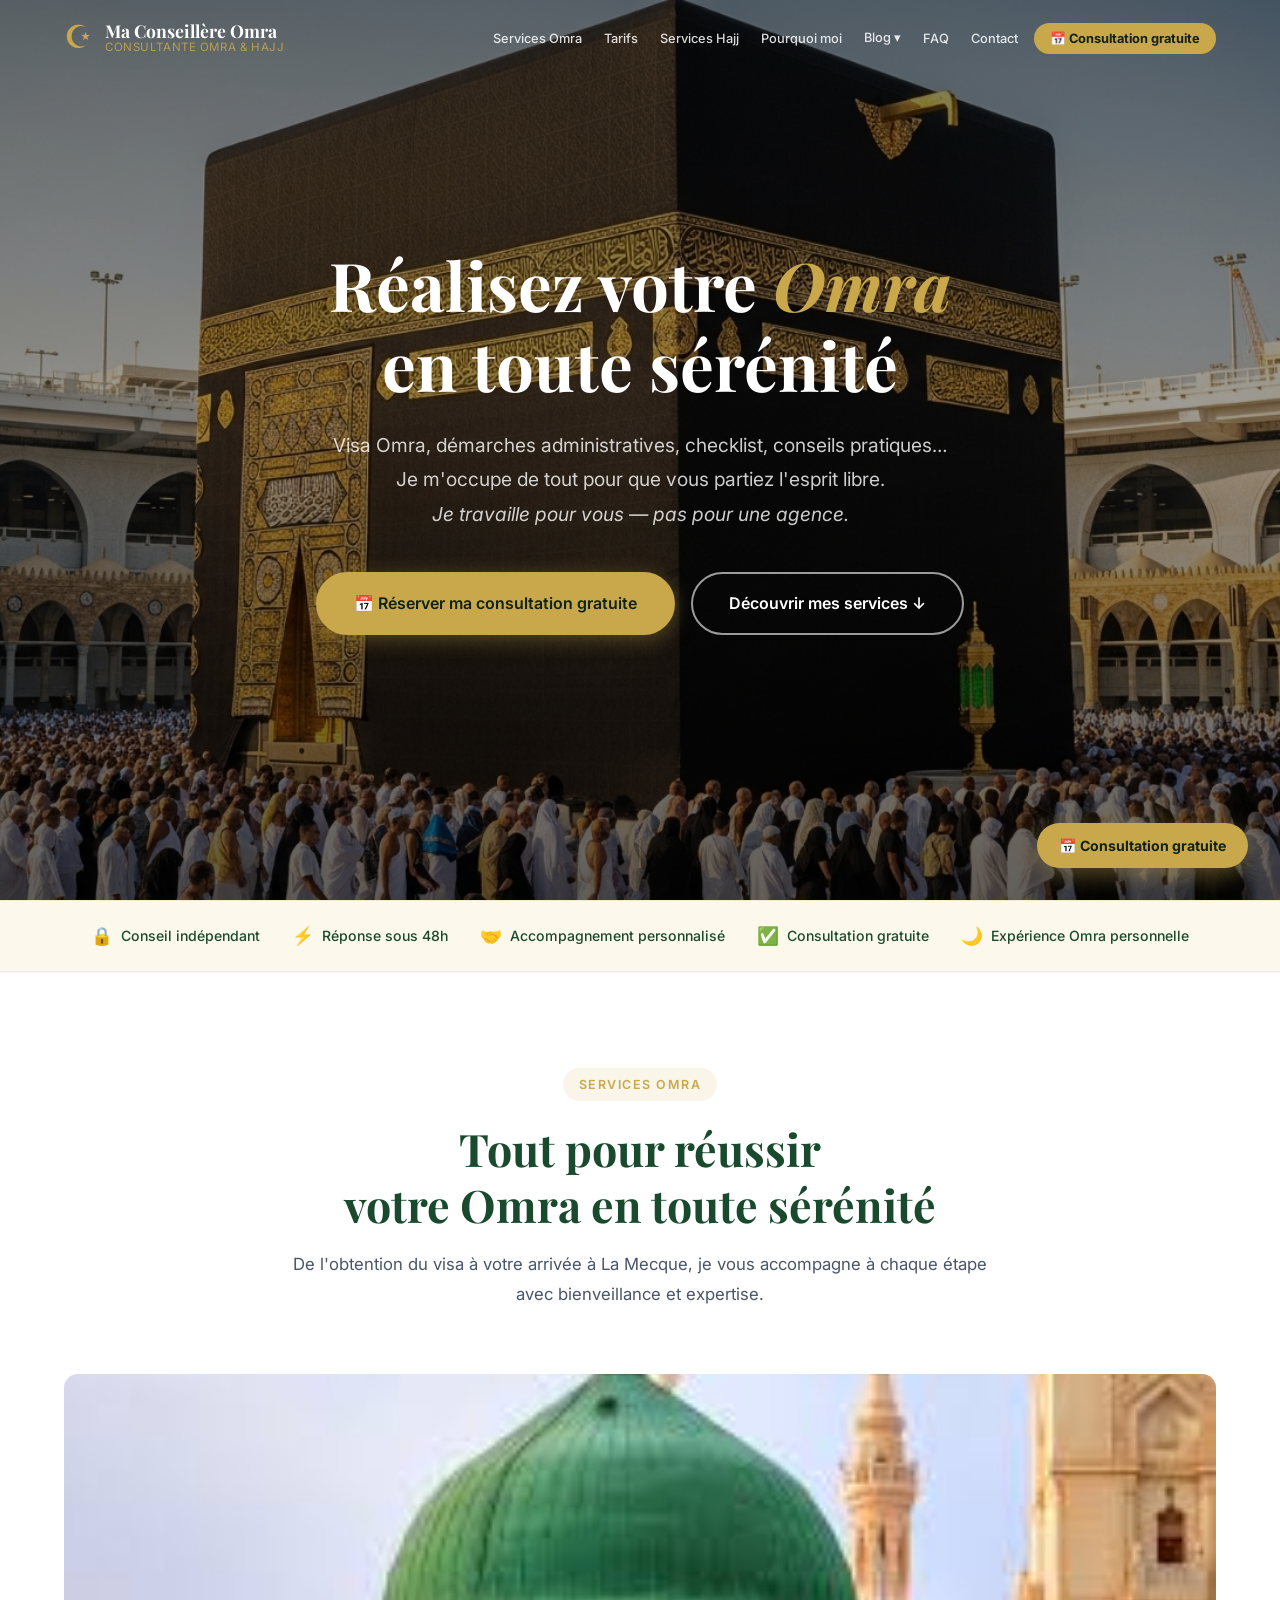
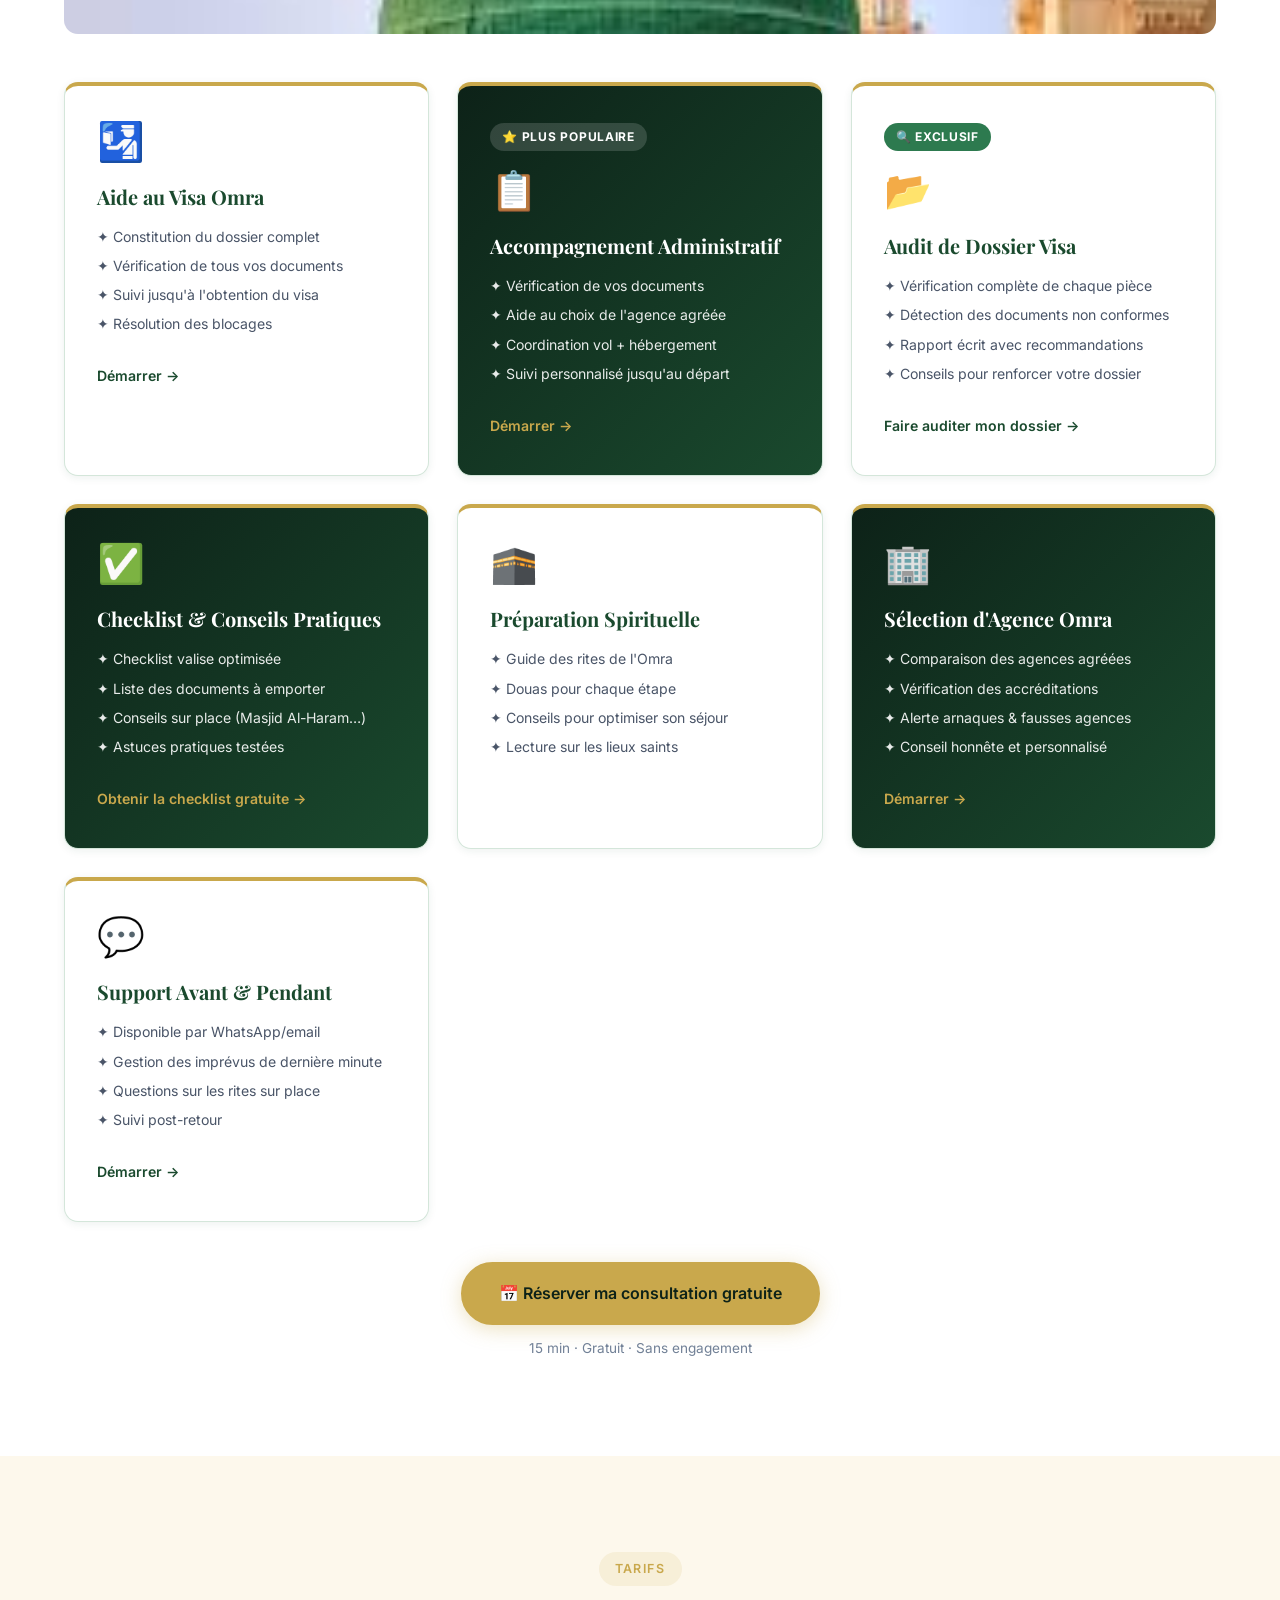
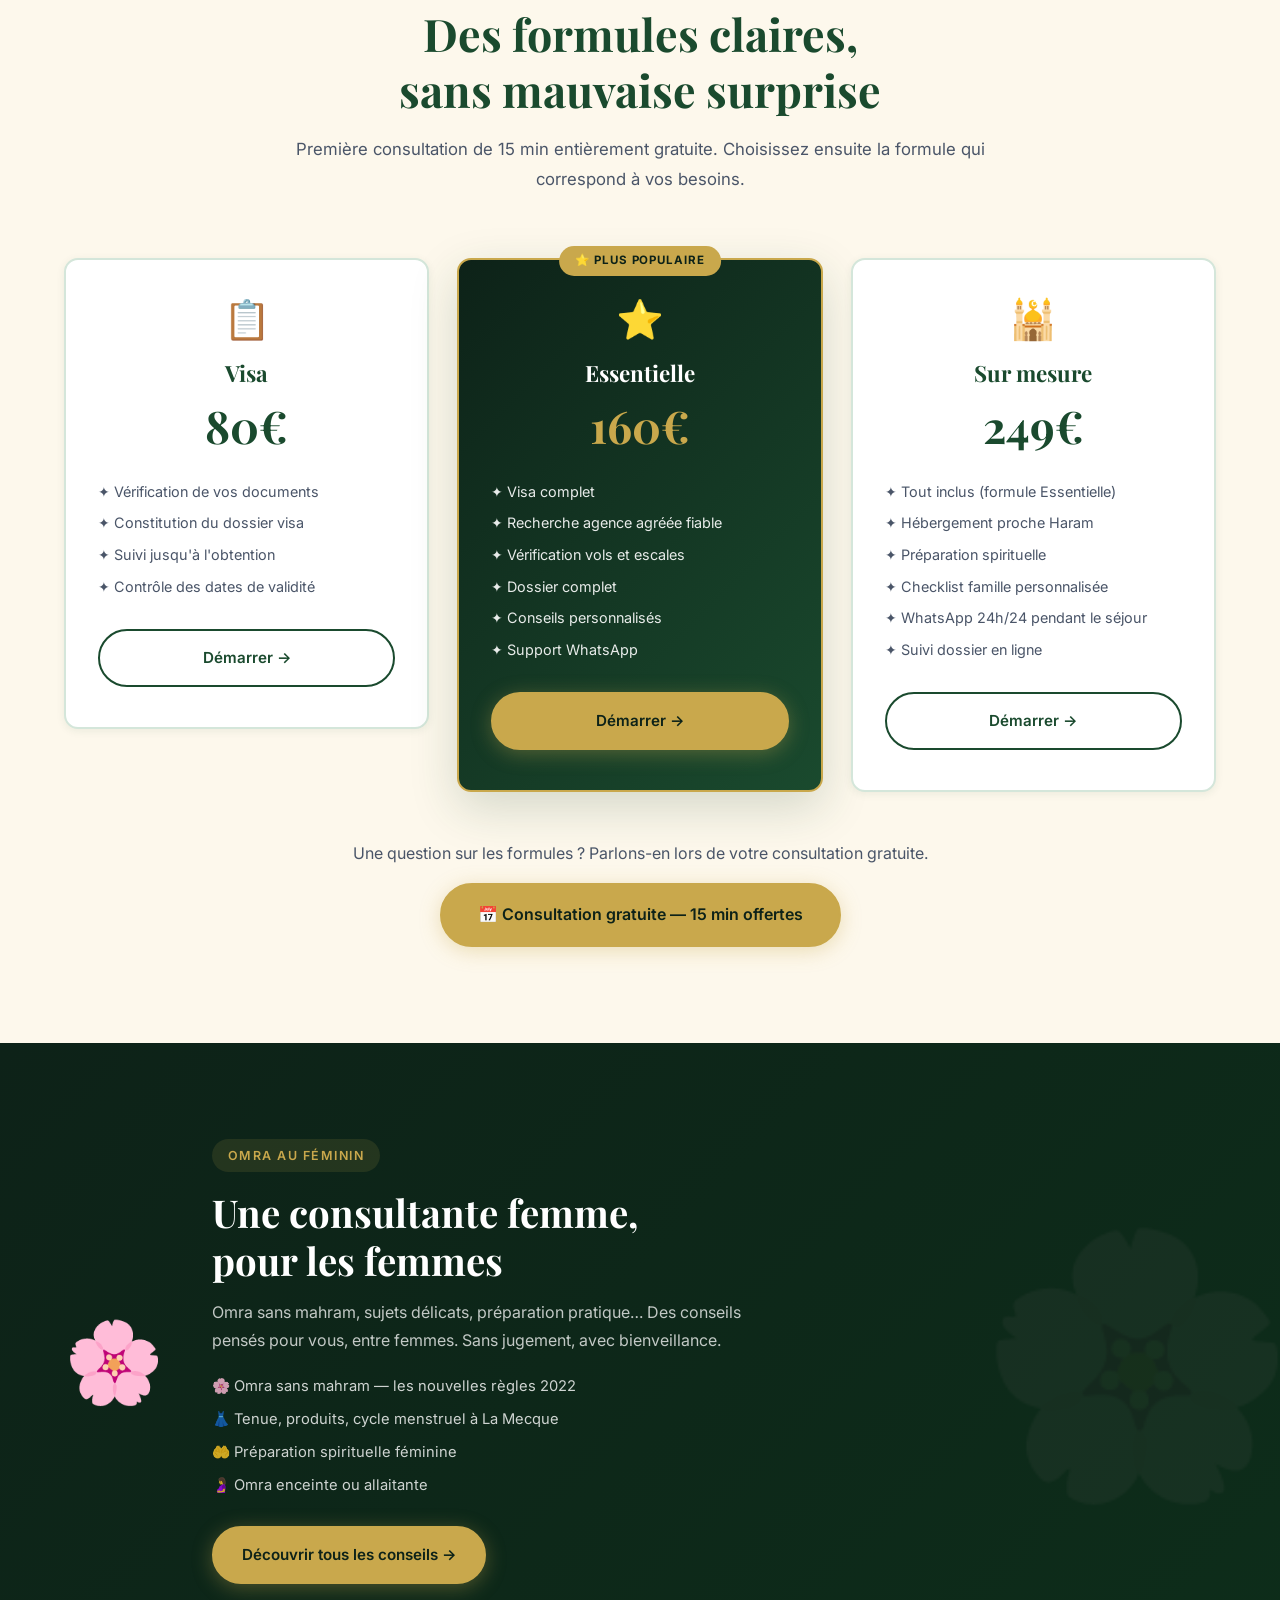
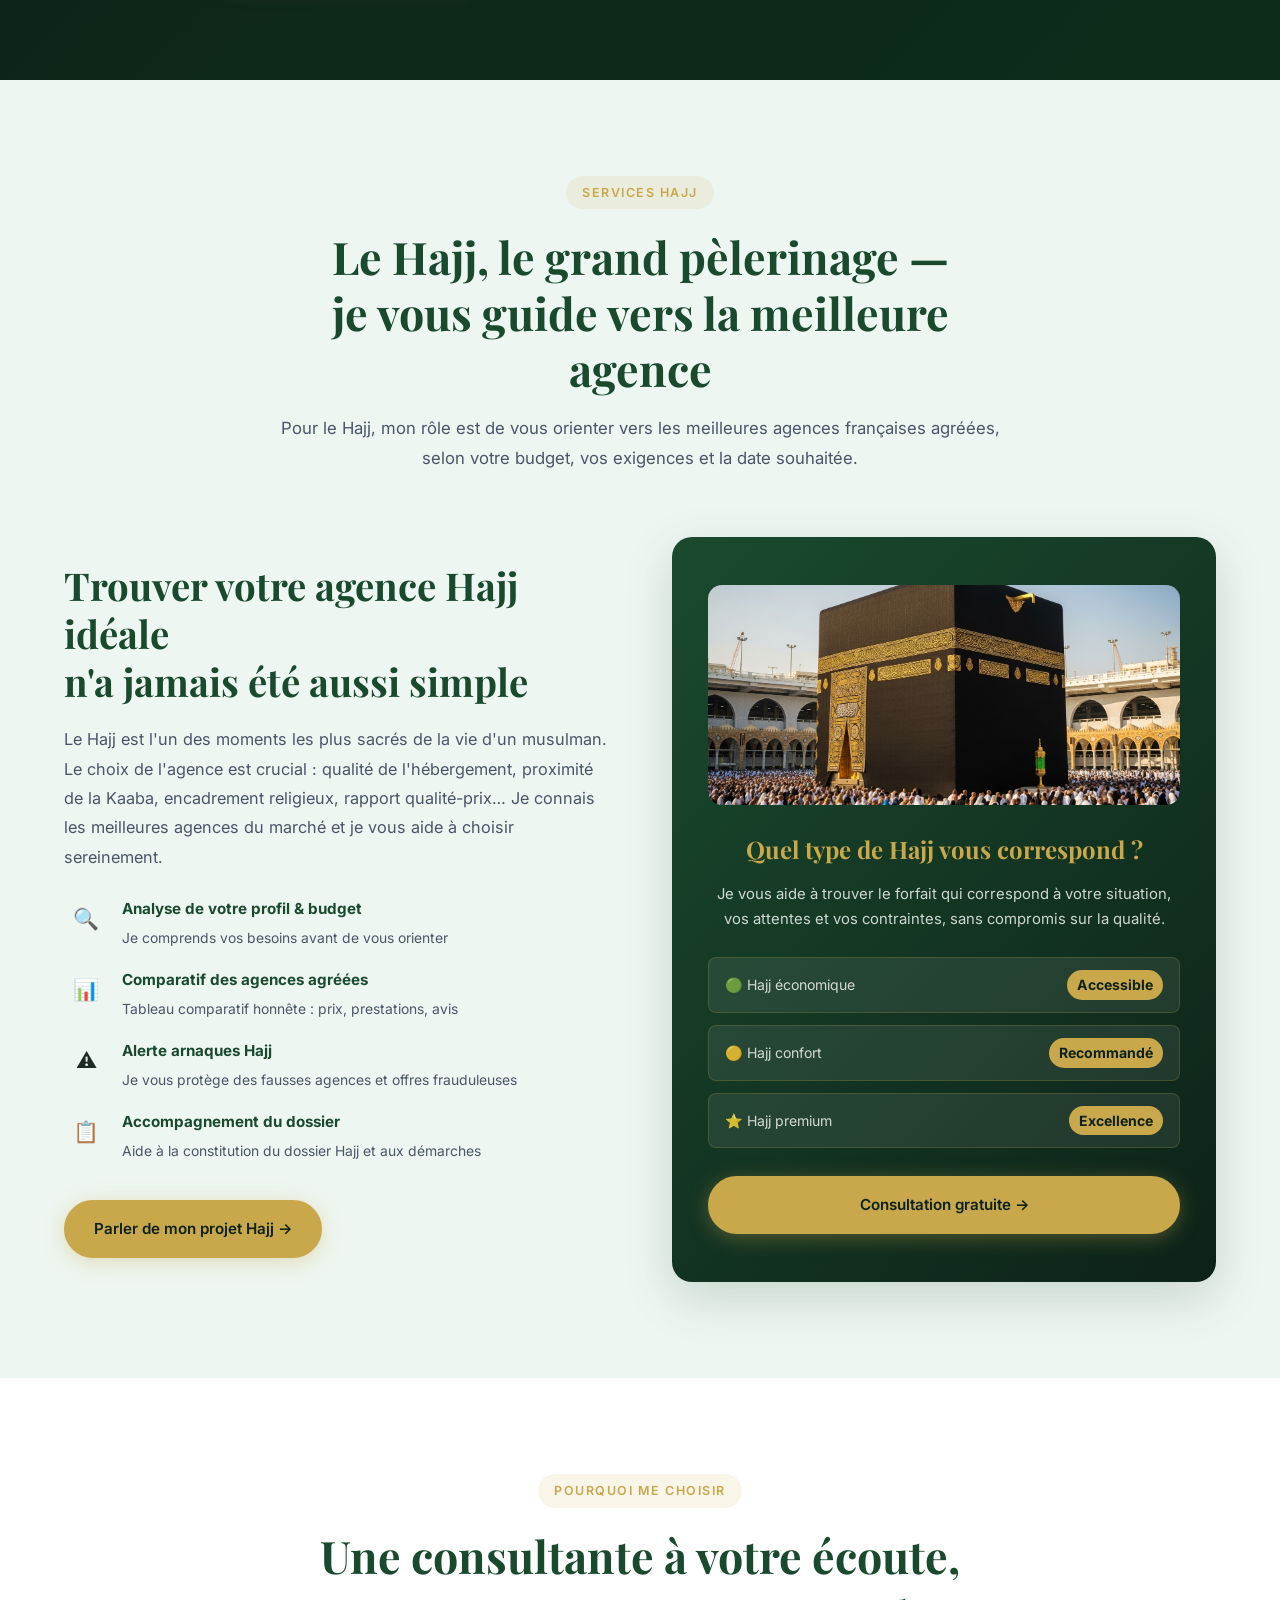
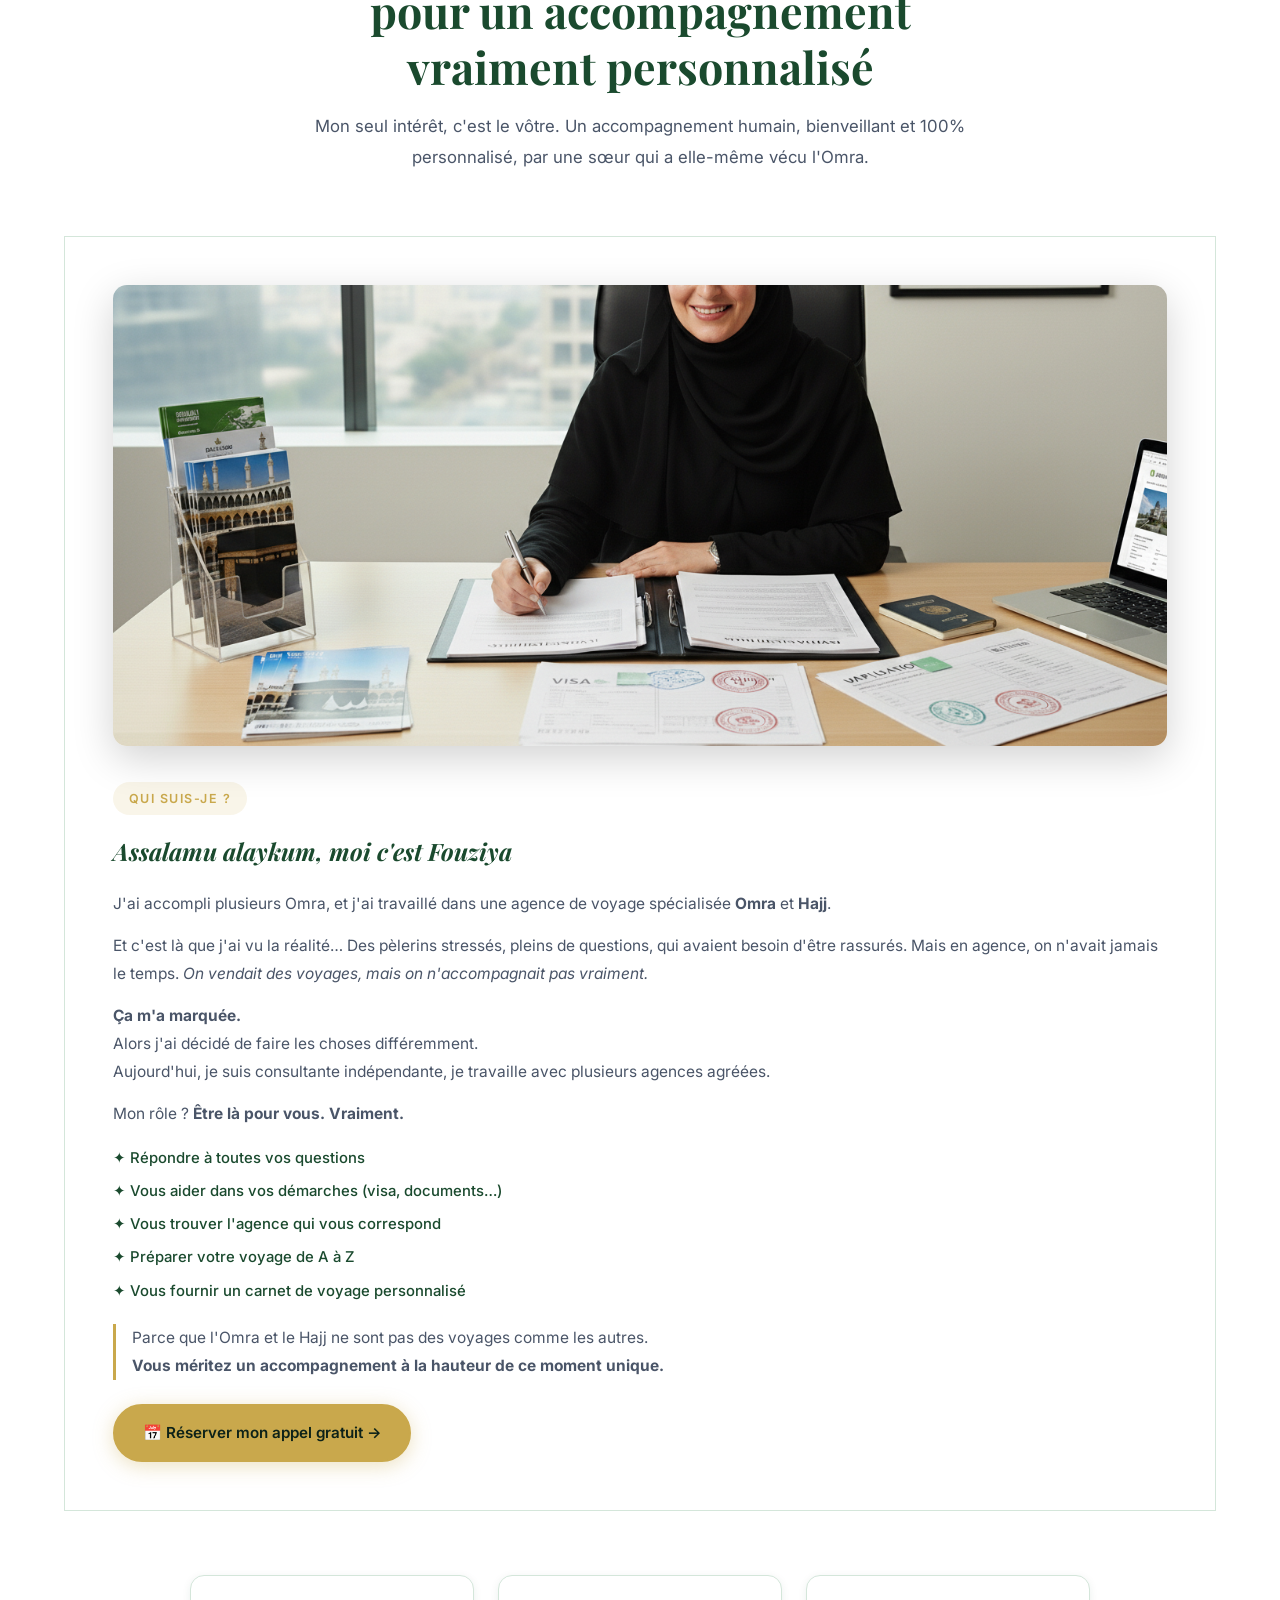
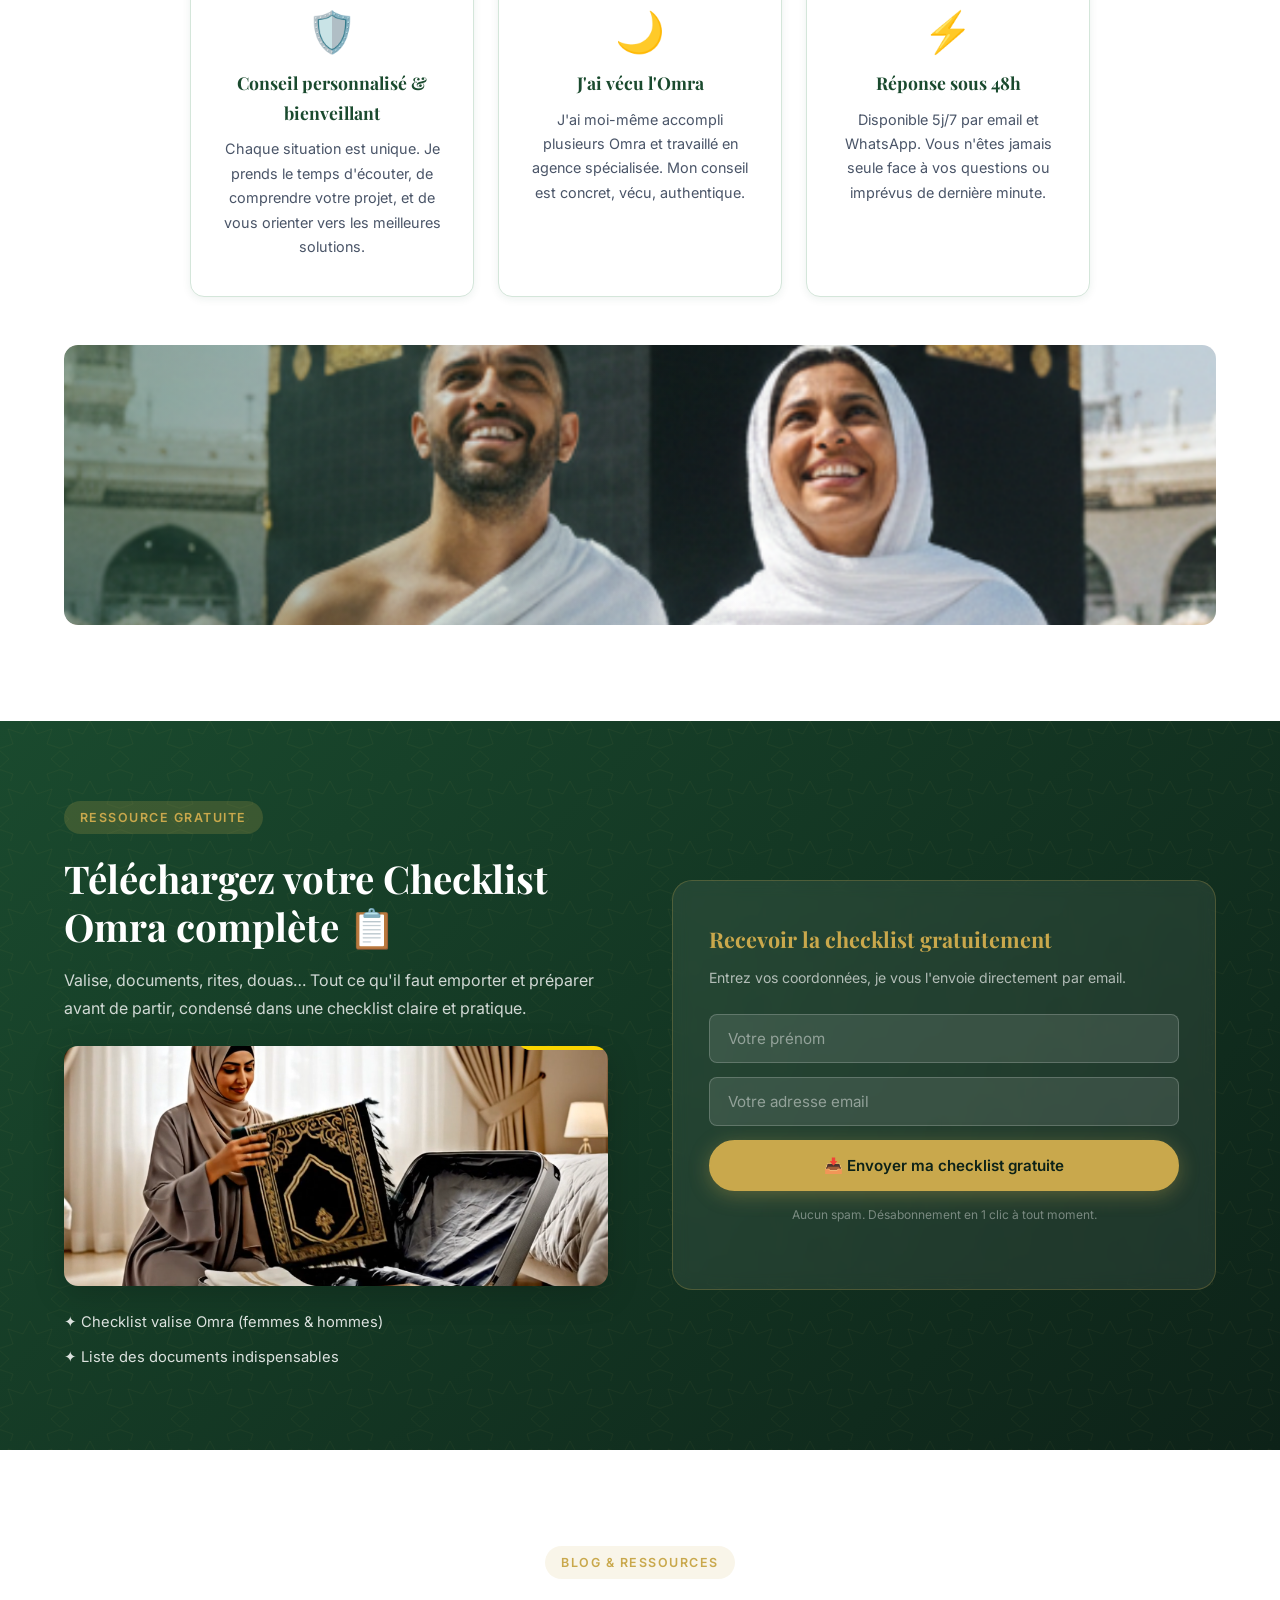
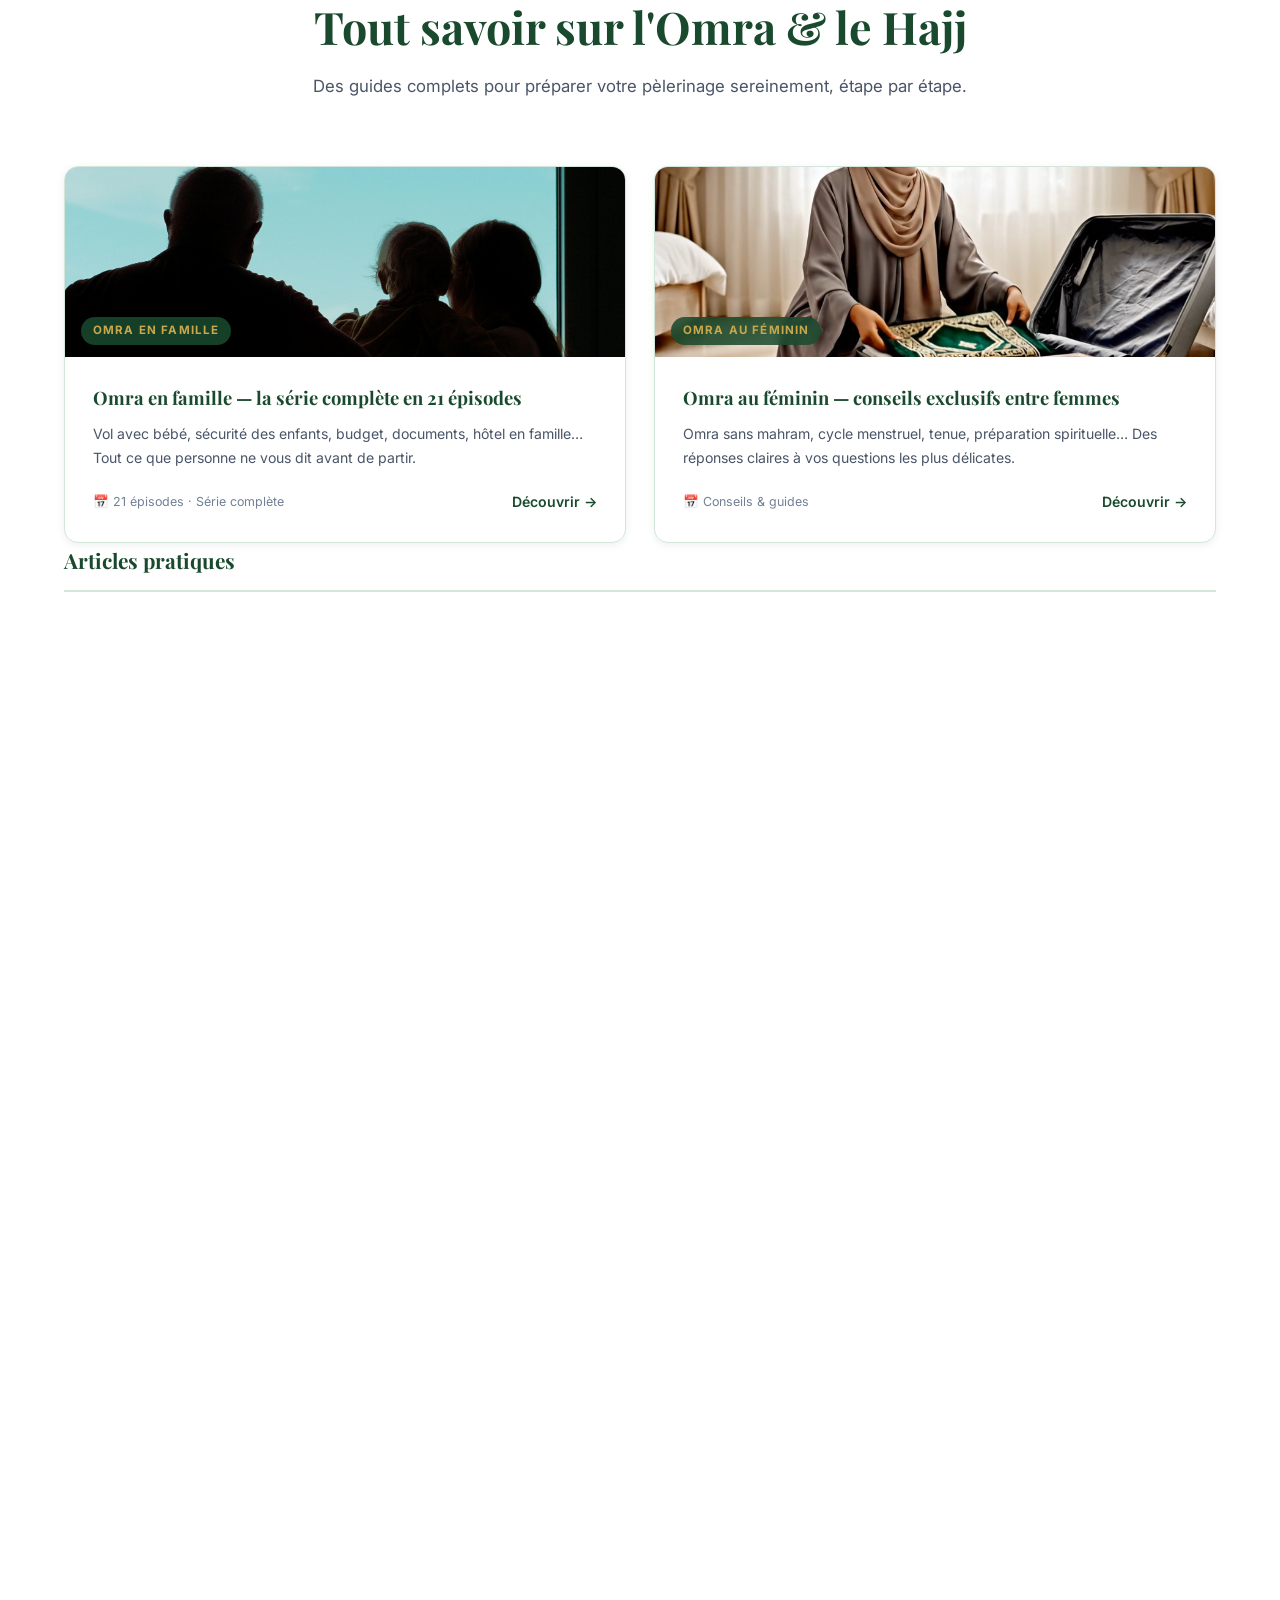
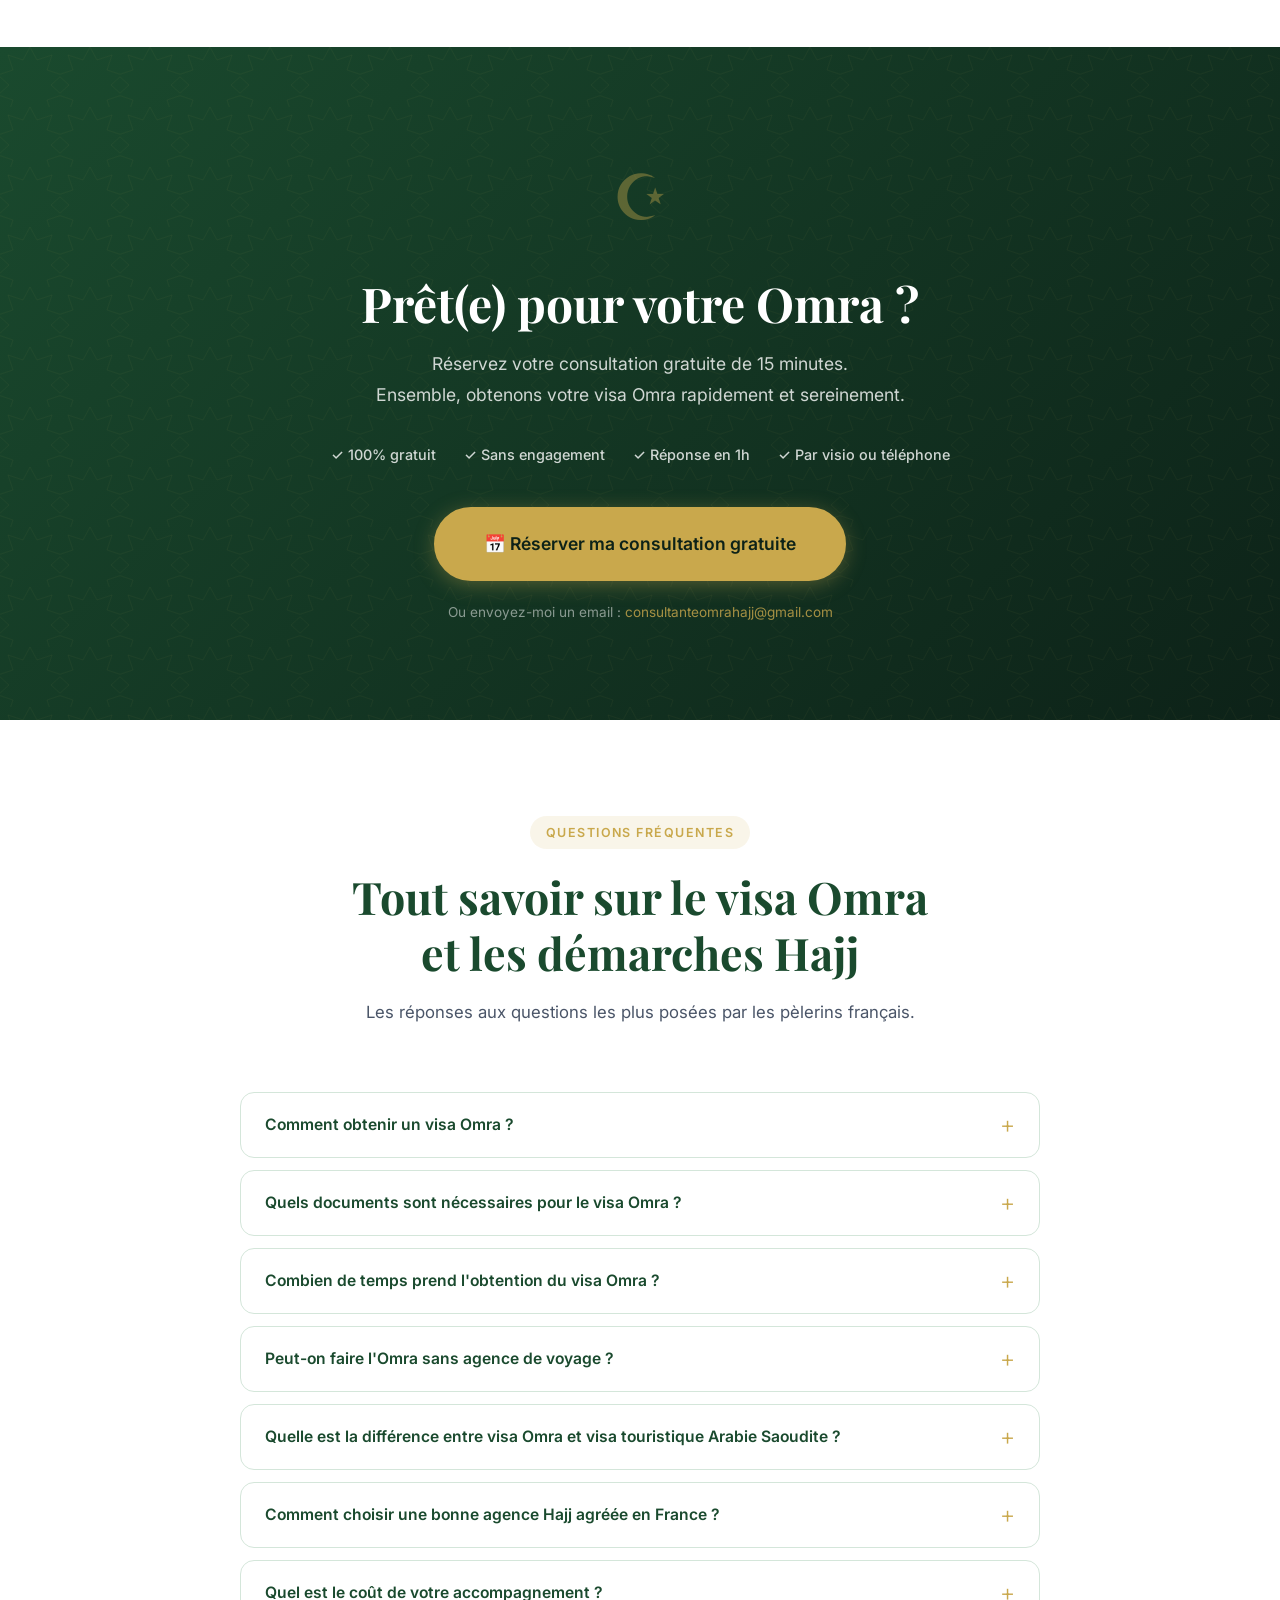
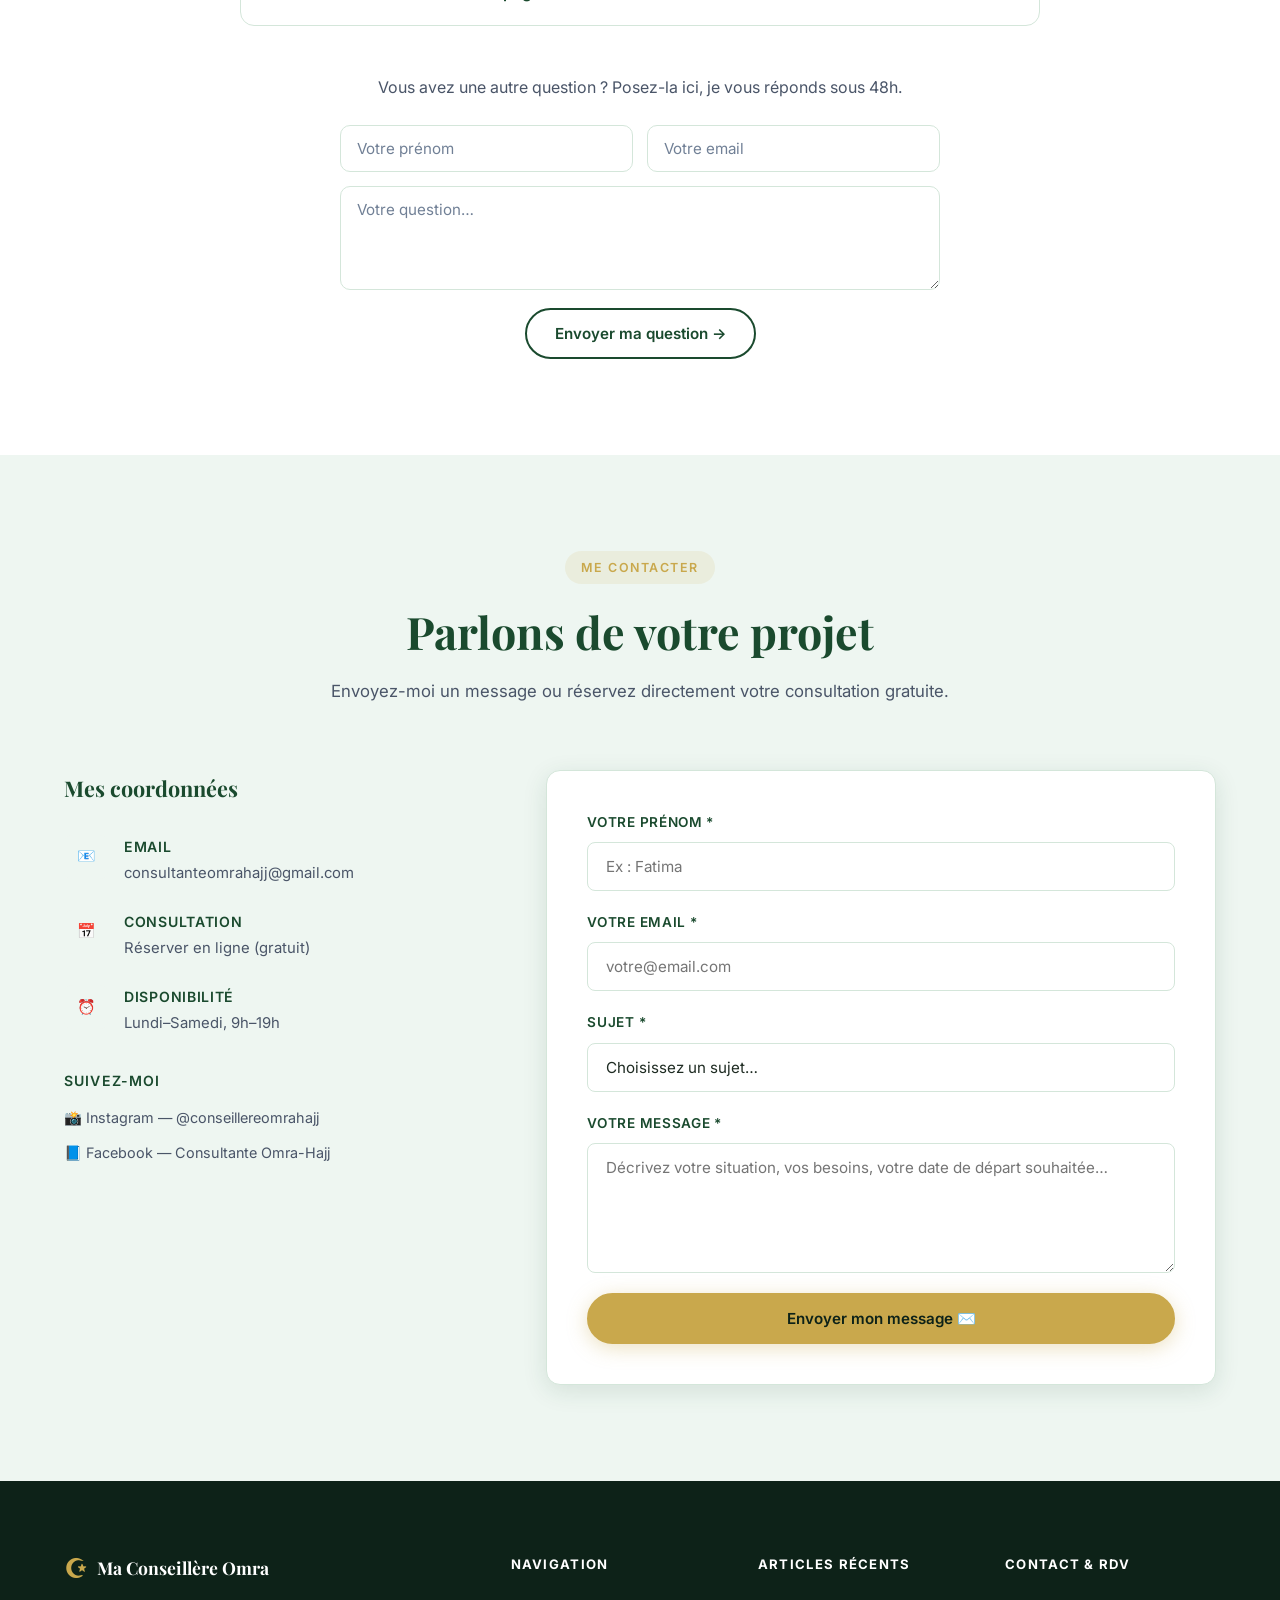
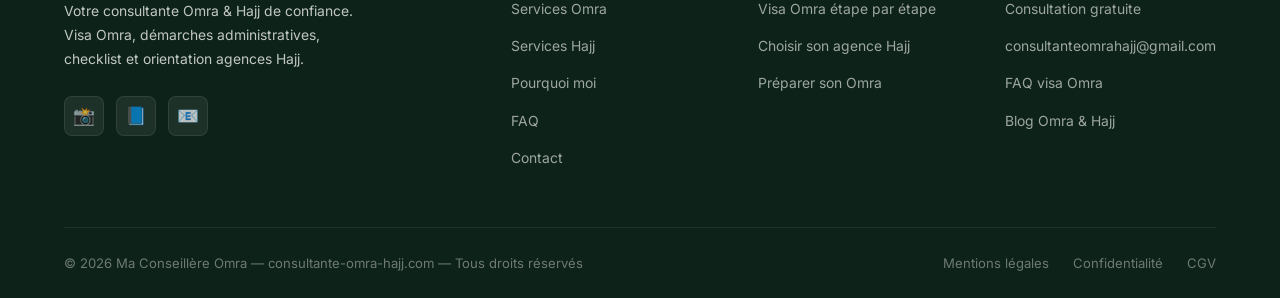
<file: Site omra/index.html>
<!DOCTYPE html>
<html lang="fr">
<head>
  <meta charset="UTF-8">
  <meta name="viewport" content="width=device-width, initial-scale=1.0">

  <!-- ── SEO Primary ── -->
  <title>Consultante Omra Hajj Indépendante | Visa Omra Sans Commission | Ma Conseillère Omra</title>
  <meta name="description" content="Consultante Omra & Hajj — accompagnement personnalisé, visa Omra, démarches administratives, Omra au féminin, orientation agences Hajj. Consultation gratuite !">
  <meta name="keywords" content="omra, visa omra, consultante omra, comment faire un visa omra, démarches omra, préparer son omra, meilleure agence hajj, choisir agence hajj, accompagnement omra, checklist omra, visa arabie saoudite, visa touristique arabie saoudite">
  <meta name="author" content="Ma Conseillère Omra">
  <meta name="robots" content="index, follow">
  <link rel="canonical" href="https://consultante-omra-hajj.com/">

  <!-- ── Open Graph ── -->
  <meta property="og:type"        content="website">
  <meta property="og:url"         content="https://consultante-omra-hajj.com/">
  <meta property="og:title"       content="Consultante Omra Hajj | Visa Omra France | Ma Conseillère Omra">
  <meta property="og:description" content="Accompagnement visa Omra, démarches administratives, checklist et conseils pratiques. Orientation vers les meilleures agences Hajj selon votre budget. Consultation gratuite !">
  <meta property="og:image"       content="https://consultante-omra-hajj.com/og-image.jpg">
  <meta property="og:locale"      content="fr_FR">

  <!-- ── Twitter Card ── -->
  <meta name="twitter:card"        content="summary_large_image">
  <meta name="twitter:title"       content="Consultante Omra Hajj | Ma Conseillère Omra">
  <meta name="twitter:description" content="Visa Omra, démarches, checklist et orientation agences Hajj. Consultation gratuite !">

  <!-- ── Schema.org ── -->
  <script type="application/ld+json">
  {
    "@context": "https://schema.org",
    "@type": "ProfessionalService",
    "name": "Ma Conseillère Omra - Consultante Omra Hajj",
    "description": "Accompagnement personnalisé pour votre Omra & Hajj : visa, démarches administratives, checklist, conseils pratiques et orientation agences.",
    "url": "https://consultante-omra-hajj.com",
    "email": "consultanteomrahajj@gmail.com",
    "priceRange": "€",
    "serviceType": ["Conseil Omra", "Aide Visa Omra", "Accompagnement Hajj"],
    "availableLanguage": "fr",
    "hasOfferCatalog": {
      "@type": "OfferCatalog",
      "name": "Services Omra & Hajj",
      "itemListElement": [
        { "@type": "Offer", "name": "Aide au Visa Omra", "description": "Accompagnement complet pour l'obtention du visa touristique Arabie Saoudite" },
        { "@type": "Offer", "name": "Accompagnement Administratif Omra", "description": "Prise en charge de toutes les démarches administratives pour l'Omra" },
        { "@type": "Offer", "name": "Orientation Agences Hajj", "description": "Comparaison et sélection des meilleures agences Hajj agréées" }
      ]
    }
  }
  </script>

  <!-- ── FAQPage Schema (rich snippets Google) ── -->
  <script type="application/ld+json">
  {
    "@context": "https://schema.org",
    "@type": "FAQPage",
    "mainEntity": [
      {
        "@type": "Question",
        "name": "Comment obtenir un visa Omra ?",
        "acceptedAnswer": {
          "@type": "Answer",
          "text": "La solution la plus simple est le visa touristique e-Visa pour l'Arabie Saoudite, qui autorise également la pratique de l'Omra. Il s'obtient en ligne, rapidement, avec un dossier bien constitué."
        }
      },
      {
        "@type": "Question",
        "name": "Quels documents sont nécessaires pour le visa Omra ?",
        "acceptedAnswer": {
          "@type": "Answer",
          "text": "Les documents généralement requis sont : un passeport valide 6 mois après la date de retour, des photos d'identité récentes fond blanc, et une réservation vol + hôtel confirmée."
        }
      },
      {
        "@type": "Question",
        "name": "Combien de temps prend l'obtention du visa Omra ?",
        "acceptedAnswer": {
          "@type": "Answer",
          "text": "Avec un dossier bien constitué, le visa Omra est généralement obtenu en 3 à 7 jours ouvrés. Durant les périodes de forte demande (Ramadan, saison Hajj), ce délai peut s'allonger à 2-3 semaines. Il est recommandé d'anticiper ses démarches au minimum 6 semaines avant le départ souhaité."
        }
      },
      {
        "@type": "Question",
        "name": "Peut-on faire l'Omra sans agence de voyage ?",
        "acceptedAnswer": {
          "@type": "Answer",
          "text": "Oui, vous pouvez faire votre Omra de manière indépendante sans passer par une agence de voyage : obtention du visa, réservation de l'hôtel à La Mecque et Médine, recherche des vols, organisation des transferts sur place."
        }
      },
      {
        "@type": "Question",
        "name": "Quelle est la différence entre visa Omra et visa touristique Arabie Saoudite ?",
        "acceptedAnswer": {
          "@type": "Answer",
          "text": "Le visa Omra est spécifiquement dédié au pèlerinage, lié à une agence agréée. Le visa touristique (e-Visa) permet également de faire l'Omra tout en visitant d'autres régions d'Arabie Saoudite, avec plus de flexibilité."
        }
      },
      {
        "@type": "Question",
        "name": "Comment choisir une bonne agence Hajj agréée en France ?",
        "acceptedAnswer": {
          "@type": "Answer",
          "text": "Pour choisir une agence Hajj fiable : vérifiez qu'elle est sur la liste officielle des agences agréées par le Consulat d'Arabie Saoudite en France, consultez les avis clients vérifiés, comparez les prestations incluses (hébergement, transport, encadrement religieux), et méfiez-vous des prix anormalement bas."
        }
      },
      {
        "@type": "Question",
        "name": "Quel est le coût de l'accompagnement de la consultante Omra ?",
        "acceptedAnswer": {
          "@type": "Answer",
          "text": "La première consultation de 15 minutes est entièrement gratuite et sans engagement. Les tarifs pour l'accompagnement complet varient selon la formule choisie et sont communiqués de façon transparente lors de la consultation."
        }
      }
    ]
  }
  </script>

  <!-- ── Fonts ── -->
  <link rel="preconnect" href="https://fonts.googleapis.com">
  <link rel="preconnect" href="https://fonts.gstatic.com" crossorigin>
  <link href="https://fonts.googleapis.com/css2?family=Playfair+Display:ital,wght@0,400;0,600;0,700;1,400&family=Inter:wght@300;400;500;600;700&display=swap" rel="stylesheet">

  <!-- ── Calendly CSS ── -->
  <link href="https://assets.calendly.com/assets/external/widget.css" rel="stylesheet">

  <!-- ── Styles ── -->
  <link rel="stylesheet" href="style.css">

  <!-- ── Favicon ── -->
  <link rel="icon" type="image/svg+xml" href="data:image/svg+xml,<svg xmlns='http://www.w3.org/2000/svg' viewBox='0 0 100 100'><text y='.9em' font-size='90'>🕌</text></svg>">
  <!-- Google Tag Manager -->
  <script>(function(w,d,s,l,i){w[l]=w[l]||[];w[l].push({'gtm.start':
  new Date().getTime(),event:'gtm.js'});var f=d.getElementsByTagName(s)[0],
  j=d.createElement(s),dl=l!='dataLayer'?'&l='+l:'';j.async=true;j.src=
  'https://www.googletagmanager.com/gtm.js?id='+i+dl;f.parentNode.insertBefore(j,f);
  })(window,document,'script','dataLayer','GTM-5XPHHFGC');</script>
  <!-- End Google Tag Manager -->
  <!-- Google Analytics GA4 -->
  <script async src="https://www.googletagmanager.com/gtag/js?id=G-QFDSY6R34P"></script>
  <script>
    window.dataLayer = window.dataLayer || [];
    function gtag(){dataLayer.push(arguments);}
    gtag('js', new Date());
    gtag('config', 'G-QFDSY6R34P');
  </script>
  <!-- End Google Analytics -->
</head>

<body>
<!-- Google Tag Manager (noscript) -->
<noscript><iframe src="https://www.googletagmanager.com/ns.html?id=GTM-5XPHHFGC"
height="0" width="0" style="display:none;visibility:hidden"></iframe></noscript>
<!-- End Google Tag Manager (noscript) -->

<!-- ════════════════════════════════════════════════════════════════════════════
     NAVIGATION
════════════════════════════════════════════════════════════════════════════ -->
<nav class="navbar" id="navbar" role="navigation" aria-label="Navigation principale">
  <div class="nav-container">
    <a href="#accueil" class="nav-logo" aria-label="Ma Conseillère Omra — Accueil">
      <span class="logo-icon" aria-hidden="true">☪</span>
      <div class="logo-text">
        <span class="logo-main">Ma Conseillère Omra</span>
        <span class="logo-sub">Consultante Omra &amp; Hajj</span>
      </div>
    </a>

    <ul class="nav-menu" id="nav-menu" role="menubar">
      <li role="none"><a href="#services-omra" class="nav-link" role="menuitem">Services Omra</a></li>
      <li role="none"><a href="#tarifs" class="nav-link" role="menuitem">Tarifs</a></li>
      <li role="none"><a href="#services-hajj" class="nav-link" role="menuitem">Services Hajj</a></li>
      <li role="none"><a href="#pourquoi" class="nav-link" role="menuitem">Pourquoi moi</a></li>
      <li role="none" class="nav-item--dropdown">
        <a href="#blog" class="nav-link nav-link--has-dropdown" role="menuitem">Blog ▾</a>
        <ul class="nav-dropdown" role="menu">
          <li><a href="omra-en-famille.html" role="menuitem">👨‍👩‍👧‍👦 Omra en famille</a></li>
          <li><a href="omra-au-feminin.html" role="menuitem">🌸 Omra au féminin</a></li>
          <li class="nav-dropdown-divider"></li>
          <li><a href="blog-visa-omra.html" role="menuitem">📋 Visa Omra</a></li>
          <li><a href="blog-agence-hajj.html" role="menuitem">🕌 Choisir son agence Hajj</a></li>
          <li><a href="blog-preparer-omra.html" role="menuitem">✅ Préparer son Omra</a></li>
          <li><a href="blog-cout-omra.html" role="menuitem">💰 Coût de l'Omra</a></li>
        </ul>
      </li>
      <li role="none"><a href="#faq" class="nav-link" role="menuitem">FAQ</a></li>
      <li role="none"><a href="#contact" class="nav-link" role="menuitem">Contact</a></li>
      <li role="none">
        <a href="#" class="nav-cta" onclick="openCalendly(); return false;" role="menuitem">
          📅 Consultation gratuite
        </a>
      </li>
    </ul>

    <button class="nav-toggle" id="nav-toggle" aria-label="Ouvrir le menu" aria-expanded="false">
      <span></span><span></span><span></span>
    </button>
  </div>
</nav>


<!-- ════════════════════════════════════════════════════════════════════════════
     HERO
════════════════════════════════════════════════════════════════════════════ -->
<section class="hero" id="accueil" aria-label="Page d'accueil">
  <div class="hero-bg" aria-hidden="true"></div>

  <div class="hero-content">
    <h1 class="hero-title">
      Réalisez votre <span class="highlight">Omra</span><br>
      en toute sérénité
    </h1>

    <p class="hero-subtitle">
      Visa Omra, démarches administratives, checklist, conseils pratiques…<br>
      Je m'occupe de tout pour que vous partiez l'esprit libre.<br>
      <em>Je travaille pour vous — pas pour une agence.</em>
    </p>

    <div class="hero-cta-group">
      <a href="#" class="btn btn-primary btn-lg" onclick="openCalendly(); return false;">
        📅 Réserver ma consultation gratuite
      </a>
      <a href="#services-omra" class="btn btn-outline btn-lg">
        Découvrir mes services ↓
      </a>
    </div>

  </div>

  <div class="hero-scroll" aria-hidden="true">
    <a href="#services-omra"><span class="scroll-line"></span></a>
  </div>
</section>


<!-- ── Trust Bar ── -->
<div class="trust-bar" aria-label="Garanties">
  <div class="container">
    <div class="trust-items">
      <div class="trust-item"><span class="trust-icon">🔒</span> <span>Conseil indépendant</span></div>
      <div class="trust-item"><span class="trust-icon">⚡</span> <span>Réponse sous 48h</span></div>
      <div class="trust-item"><span class="trust-icon">🤝</span> <span>Accompagnement personnalisé</span></div>
      <div class="trust-item"><span class="trust-icon">✅</span> <span>Consultation gratuite</span></div>
      <div class="trust-item"><span class="trust-icon">🌙</span> <span>Expérience Omra personnelle</span></div>
    </div>
  </div>
</div>


<!-- ════════════════════════════════════════════════════════════════════════════
     SERVICES OMRA
════════════════════════════════════════════════════════════════════════════ -->
<section class="section" id="services-omra" aria-labelledby="omra-title">
  <div class="container">
    <div class="section-header">
      <span class="section-tag">Services Omra</span>
      <h2 class="section-title" id="omra-title">
        Tout pour réussir<br>votre Omra en toute sérénité
      </h2>
      <p class="section-subtitle">
        De l'obtention du visa à votre arrivée à La Mecque, je vous accompagne à chaque étape avec bienveillance et expertise.
      </p>
    </div>

    <div class="section-photo-banner reveal">
      <img src="images/dome-prophete.jpg" alt="Dôme vert de la Mosquée du Prophète, Médine" loading="lazy">
    </div>

    <div class="services-grid">

      <!-- Visa Omra — BLANC -->
      <div class="service-card reveal">
        <div class="service-icon">🛂</div>
        <h3 class="service-title">Aide au Visa Omra</h3>
        <ul class="service-list">
          <li>✦ Constitution du dossier complet</li>
          <li>✦ Vérification de tous vos documents</li>
          <li>✦ Suivi jusqu'à l'obtention du visa</li>
          <li>✦ Résolution des blocages</li>
        </ul>
        <a href="#" class="service-link" onclick="openCalendly(); return false;">Démarrer →</a>
      </div>

      <!-- Accompagnement Administratif — VERT -->
      <div class="service-card service-card--green reveal reveal-delay-1">
        <div class="service-badge">⭐ Plus populaire</div>
        <div class="service-icon">📋</div>
        <h3 class="service-title">Accompagnement Administratif</h3>
        <ul class="service-list">
          <li>✦ Vérification de vos documents</li>
          <li>✦ Aide au choix de l'agence agréée</li>
          <li>✦ Coordination vol + hébergement</li>
          <li>✦ Suivi personnalisé jusqu'au départ</li>
        </ul>
        <a href="#" class="service-link" onclick="openCalendly(); return false;">Démarrer →</a>
      </div>

      <!-- Audit dossier visa — BLANC -->
      <div class="service-card reveal reveal-delay-2">
        <div class="service-badge service-badge--new">🔍 Exclusif</div>
        <div class="service-icon">📂</div>
        <h3 class="service-title">Audit de Dossier Visa</h3>
        <ul class="service-list">
          <li>✦ Vérification complète de chaque pièce</li>
          <li>✦ Détection des documents non conformes</li>
          <li>✦ Rapport écrit avec recommandations</li>
          <li>✦ Conseils pour renforcer votre dossier</li>
        </ul>
        <a href="#" class="service-link" onclick="openCalendly(); return false;">Faire auditer mon dossier →</a>
      </div>

      <!-- Checklist & conseils — VERT -->
      <div class="service-card service-card--green reveal reveal-delay-3">
        <div class="service-icon">✅</div>
        <h3 class="service-title">Checklist &amp; Conseils Pratiques</h3>
        <ul class="service-list">
          <li>✦ Checklist valise optimisée</li>
          <li>✦ Liste des documents à emporter</li>
          <li>✦ Conseils sur place (Masjid Al-Haram…)</li>
          <li>✦ Astuces pratiques testées</li>
        </ul>
        <a href="#checklist" class="service-link">Obtenir la checklist gratuite →</a>
      </div>

      <!-- Préparation spirituelle — BLANC -->
      <div class="service-card reveal reveal-delay-4">
        <div class="service-icon">🕋</div>
        <h3 class="service-title">Préparation Spirituelle</h3>
        <ul class="service-list">
          <li>✦ Guide des rites de l'Omra</li>
          <li>✦ Douas pour chaque étape</li>
          <li>✦ Conseils pour optimiser son séjour</li>
          <li>✦ Lecture sur les lieux saints</li>
        </ul>
      </div>

      <!-- Sélection agence — VERT -->
      <div class="service-card service-card--green reveal reveal-delay-5">
        <div class="service-icon">🏢</div>
        <h3 class="service-title">Sélection d'Agence Omra</h3>
        <ul class="service-list">
          <li>✦ Comparaison des agences agréées</li>
          <li>✦ Vérification des accréditations</li>
          <li>✦ Alerte arnaques &amp; fausses agences</li>
          <li>✦ Conseil honnête et personnalisé</li>
        </ul>
        <a href="#" class="service-link" onclick="openCalendly(); return false;">Démarrer →</a>
      </div>

      <!-- Support voyage — BLANC -->
      <div class="service-card reveal reveal-delay-5">
        <div class="service-icon">💬</div>
        <h3 class="service-title">Support Avant &amp; Pendant</h3>
        <ul class="service-list">
          <li>✦ Disponible par WhatsApp/email</li>
          <li>✦ Gestion des imprévus de dernière minute</li>
          <li>✦ Questions sur les rites sur place</li>
          <li>✦ Suivi post-retour</li>
        </ul>
        <a href="#" class="service-link" onclick="openCalendly(); return false;">Démarrer →</a>
      </div>

    </div>

    <div style="text-align:center; margin-top:40px;">
      <a href="#" class="btn btn-primary btn-lg" onclick="openCalendly(); return false;">📅 Réserver ma consultation gratuite</a>
      <p style="margin-top:12px; font-size:.85rem; color:var(--text-light)">15 min · Gratuit · Sans engagement</p>
    </div>

  </div>
</section>


<!-- ════════════════════════════════════════════════════════════════════════════
     TARIFS
════════════════════════════════════════════════════════════════════════════ -->
<section class="section section--gold" id="tarifs" aria-labelledby="tarifs-title">
  <div class="container">
    <div class="section-header">
      <span class="section-tag">Tarifs</span>
      <h2 class="section-title" id="tarifs-title">
        Des formules claires,<br>sans mauvaise surprise
      </h2>
      <p class="section-subtitle">
        Première consultation de 15 min entièrement gratuite. Choisissez ensuite la formule qui correspond à vos besoins.
      </p>
    </div>

    <div class="tarifs-grid">

      <!-- Visa -->
      <div class="tarif-card reveal">
        <div class="tarif-icon">📋</div>
        <h3 class="tarif-name">Visa</h3>
        <div class="tarif-price">
          <span class="tarif-amount">80€</span>
        </div>
        <ul class="tarif-list">
          <li>✦ Vérification de vos documents</li>
          <li>✦ Constitution du dossier visa</li>
          <li>✦ Suivi jusqu'à l'obtention</li>
          <li>✦ Contrôle des dates de validité</li>
        </ul>
        <a href="#" class="btn btn-outline-green tarif-btn" onclick="openCalendly(); return false;">Démarrer →</a>
      </div>

      <!-- Essentielle -->
      <div class="tarif-card tarif-card--featured reveal reveal-delay-1">
        <div class="tarif-badge">⭐ Plus populaire</div>
        <div class="tarif-icon">⭐</div>
        <h3 class="tarif-name">Essentielle</h3>
        <div class="tarif-price">
          <span class="tarif-amount">160€</span>
        </div>
        <ul class="tarif-list">
          <li>✦ Visa complet</li>
          <li>✦ Recherche agence agréée fiable</li>
          <li>✦ Vérification vols et escales</li>
          <li>✦ Dossier complet</li>
          <li>✦ Conseils personnalisés</li>
          <li>✦ Support WhatsApp</li>
        </ul>
        <a href="#" class="btn btn-primary tarif-btn" onclick="openCalendly(); return false;">Démarrer →</a>
      </div>

      <!-- Sur mesure -->
      <div class="tarif-card reveal reveal-delay-2">
        <div class="tarif-icon">🕌</div>
        <h3 class="tarif-name">Sur mesure</h3>
        <div class="tarif-price">
          <span class="tarif-amount">249€</span>
        </div>
        <ul class="tarif-list">
          <li>✦ Tout inclus (formule Essentielle)</li>
          <li>✦ Hébergement proche Haram</li>
          <li>✦ Préparation spirituelle</li>
          <li>✦ Checklist famille personnalisée</li>
          <li>✦ WhatsApp 24h/24 pendant le séjour</li>
          <li>✦ Suivi dossier en ligne</li>
        </ul>
        <a href="#" class="btn btn-outline-green tarif-btn" onclick="openCalendly(); return false;">Démarrer →</a>
      </div>

    </div>

    <div style="text-align:center; margin-top:48px;">
      <p style="font-size:1rem; color:var(--text-mid); margin-bottom:16px;">
        Une question sur les formules ? Parlons-en lors de votre consultation gratuite.
      </p>
      <a href="#" class="btn btn-primary btn-lg" onclick="openCalendly(); return false;">
        📅 Consultation gratuite — 15 min offertes
      </a>
    </div>

  </div>
</section>


<!-- ════════════════════════════════════════════════════════════════════════════
     OMRA AU FÉMININ — Teaser
════════════════════════════════════════════════════════════════════════════ -->
<section class="section section--femmes-teaser" id="omra-femmes" aria-labelledby="femmes-title">
  <div class="container">
    <div class="femmes-teaser-inner reveal">
      <div class="femmes-teaser-icon" aria-hidden="true">🌸</div>
      <div class="femmes-teaser-text">
        <span class="section-tag">Omra au féminin</span>
        <h2 class="femmes-teaser-title" id="femmes-title">Une consultante femme,<br>pour les femmes</h2>
        <p>Omra sans mahram, sujets délicats, préparation pratique… Des conseils pensés pour vous, entre femmes. Sans jugement, avec bienveillance.</p>
        <ul class="femmes-teaser-list">
          <li>🌸 Omra sans mahram — les nouvelles règles 2022</li>
          <li>👗 Tenue, produits, cycle menstruel à La Mecque</li>
          <li>🤲 Préparation spirituelle féminine</li>
          <li>🤰 Omra enceinte ou allaitante</li>
        </ul>
        <a href="omra-au-feminin.html" class="btn btn-primary">Découvrir tous les conseils →</a>
      </div>
    </div>
  </div>
</section>


<!-- ════════════════════════════════════════════════════════════════════════════
     SERVICES HAJJ
════════════════════════════════════════════════════════════════════════════ -->
<section class="section section--alt" id="services-hajj" aria-labelledby="hajj-title">
  <div class="container">
    <div class="section-header">
      <span class="section-tag">Services Hajj</span>
      <h2 class="section-title" id="hajj-title">
        Le Hajj, le grand pèlerinage —<br>je vous guide vers la meilleure agence
      </h2>
      <p class="section-subtitle">
        Pour le Hajj, mon rôle est de vous orienter vers les meilleures agences françaises agréées, selon votre budget, vos exigences et la date souhaitée.
      </p>
    </div>

    <div class="hajj-block">
      <div class="hajj-content reveal">
        <h2>Trouver votre agence Hajj idéale<br>n'a jamais été aussi simple</h2>
        <p>
          Le Hajj est l'un des moments les plus sacrés de la vie d'un musulman. Le choix de l'agence est crucial : qualité de l'hébergement, proximité de la Kaaba, encadrement religieux, rapport qualité-prix… Je connais les meilleures agences du marché et je vous aide à choisir sereinement.
        </p>

        <div class="hajj-features">
          <div class="hajj-feature">
            <div class="hajj-feature-icon">🔍</div>
            <div class="hajj-feature-text">
              <strong>Analyse de votre profil & budget</strong>
              <span>Je comprends vos besoins avant de vous orienter</span>
            </div>
          </div>
          <div class="hajj-feature">
            <div class="hajj-feature-icon">📊</div>
            <div class="hajj-feature-text">
              <strong>Comparatif des agences agréées</strong>
              <span>Tableau comparatif honnête : prix, prestations, avis</span>
            </div>
          </div>
          <div class="hajj-feature">
            <div class="hajj-feature-icon">⚠️</div>
            <div class="hajj-feature-text">
              <strong>Alerte arnaques Hajj</strong>
              <span>Je vous protège des fausses agences et offres frauduleuses</span>
            </div>
          </div>
          <div class="hajj-feature">
            <div class="hajj-feature-icon">📋</div>
            <div class="hajj-feature-text">
              <strong>Accompagnement du dossier</strong>
              <span>Aide à la constitution du dossier Hajj et aux démarches</span>
            </div>
          </div>
        </div>

        <a href="#" class="btn btn-primary" onclick="openCalendly(); return false;">
          Parler de mon projet Hajj →
        </a>
      </div>

      <div class="hajj-visual reveal reveal-delay-2">
        <div class="hajj-visual-photo">
          <img src="images/kaaba-hero.jpg" alt="La Kaaba, Masjid Al-Haram, La Mecque" loading="lazy">
        </div>
        <h3>Quel type de Hajj vous correspond ?</h3>
        <p>Je vous aide à trouver le forfait qui correspond à votre situation, vos attentes et vos contraintes, sans compromis sur la qualité.</p>

        <div class="hajj-budget-items">
          <div class="hajj-budget-item">
            <span class="hajj-budget-label">🟢 Hajj économique</span>
            <span class="hajj-budget-badge">Accessible</span>
          </div>
          <div class="hajj-budget-item">
            <span class="hajj-budget-label">🟡 Hajj confort</span>
            <span class="hajj-budget-badge">Recommandé</span>
          </div>
          <div class="hajj-budget-item">
            <span class="hajj-budget-label">⭐ Hajj premium</span>
            <span class="hajj-budget-badge">Excellence</span>
          </div>
        </div>

        <a href="#" class="btn btn-primary btn-full" onclick="openCalendly(); return false;">
          Consultation gratuite →
        </a>
      </div>
    </div>
  </div>
</section>


<!-- ════════════════════════════════════════════════════════════════════════════
     POURQUOI ME CHOISIR
════════════════════════════════════════════════════════════════════════════ -->
<section class="section" id="pourquoi" aria-labelledby="pourquoi-title">
  <div class="container">
    <div class="section-header">
      <span class="section-tag">Pourquoi me choisir</span>
      <h2 class="section-title" id="pourquoi-title">
        Une consultante à votre écoute,<br>pour un accompagnement vraiment personnalisé
      </h2>
      <p class="section-subtitle">
        Mon seul intérêt, c'est le vôtre. Un accompagnement humain, bienveillant et 100% personnalisé, par une sœur qui a elle-même vécu l'Omra.
      </p>
    </div>

    <!-- Qui suis-je -->
    <div class="qui-suis-je reveal">
      <div class="qui-photo-wrap">
        <img src="images/fouziya-bureau.png" alt="Consultante Omra Hajj à son bureau avec documents visa" loading="lazy" class="qui-photo">
      </div>
      <div class="qui-text">
        <span class="section-tag" style="margin-bottom:16px;display:inline-block">Qui suis-je ?</span>
        <h3>Assalamu alaykum, moi c'est Fouziya</h3>
        <p>J'ai accompli plusieurs Omra, et j'ai travaillé dans une agence de voyage spécialisée <strong>Omra</strong> et <strong>Hajj</strong>.</p>
        <p>Et c'est là que j'ai vu la réalité… Des pèlerins stressés, pleins de questions, qui avaient besoin d'être rassurés. Mais en agence, on n'avait jamais le temps. <em>On vendait des voyages, mais on n'accompagnait pas vraiment.</em></p>
        <p><strong>Ça m'a marquée.</strong><br>
        Alors j'ai décidé de faire les choses différemment.<br>
        Aujourd'hui, je suis consultante indépendante, je travaille avec plusieurs agences agréées.</p>
        <p>Mon rôle ? <strong>Être là pour vous. Vraiment.</strong></p>
        <ul class="qui-list">
          <li>✦ Répondre à toutes vos questions</li>
          <li>✦ Vous aider dans vos démarches (visa, documents…)</li>
          <li>✦ Vous trouver l'agence qui vous correspond</li>
          <li>✦ Préparer votre voyage de A à Z</li>
          <li>✦ Vous fournir un carnet de voyage personnalisé</li>
        </ul>
        <p class="qui-conclusion">Parce que l'Omra et le Hajj ne sont pas des voyages comme les autres.<br><strong>Vous méritez un accompagnement à la hauteur de ce moment unique.</strong></p>
        <a href="#" class="btn btn-primary" onclick="openCalendly(); return false;">📅 Réserver mon appel gratuit →</a>
      </div>
    </div>

    <div class="why-grid why-grid--3">
      <div class="why-card reveal">
        <span class="why-icon">🛡️</span>
        <h3>Conseil personnalisé & bienveillant</h3>
        <p>Chaque situation est unique. Je prends le temps d'écouter, de comprendre votre projet, et de vous orienter vers les meilleures solutions.</p>
      </div>
      <div class="why-card reveal reveal-delay-1">
        <span class="why-icon">🌙</span>
        <h3>J'ai vécu l'Omra</h3>
        <p>J'ai moi-même accompli plusieurs Omra et travaillé en agence spécialisée. Mon conseil est concret, vécu, authentique.</p>
      </div>
      <div class="why-card reveal reveal-delay-2">
        <span class="why-icon">⚡</span>
        <h3>Réponse sous 48h</h3>
        <p>Disponible 5j/7 par email et WhatsApp. Vous n'êtes jamais seule face à vos questions ou imprévus de dernière minute.</p>
      </div>
    </div>

    <div class="pourquoi-photo reveal">
      <img src="images/couple-ihram.png" alt="Pèlerins en ihram devant la Kaaba, La Mecque" loading="lazy">
    </div>
  </div>
</section>






<!-- ════════════════════════════════════════════════════════════════════════════
     LEAD MAGNET — CHECKLIST OMRA
════════════════════════════════════════════════════════════════════════════ -->
<section class="section--leadmagnet" id="checklist" aria-labelledby="checklist-title">
  <div class="container">
    <div class="leadmagnet-inner">

      <div class="leadmagnet-text">
        <span class="section-tag">Ressource gratuite</span>
        <h2 id="checklist-title">Téléchargez votre Checklist Omra complète 📋</h2>
        <p>Valise, documents, rites, douas… Tout ce qu'il faut emporter et préparer avant de partir, condensé dans une checklist claire et pratique.</p>
        <div class="leadmagnet-photo">
          <img src="images/checklist-valise.png" alt="Femme musulmane préparant sa valise pour l'Omra" loading="lazy">
        </div>

        <ul class="leadmagnet-items">
          <li>✦ Checklist valise Omra (femmes &amp; hommes)</li>
          <li>✦ Liste des documents indispensables</li>
        </ul>
      </div>

      <div class="leadmagnet-form-box">
        <h3>Recevoir la checklist gratuitement</h3>
        <p>Entrez vos coordonnées, je vous l'envoie directement par email.</p>
        <form class="leadmagnet-form" id="checklist-form" onsubmit="handleChecklistSubmit(event)">
          <input type="text" name="prenom" id="cl-prenom" required placeholder="Votre prénom" autocomplete="given-name">
          <input type="email" name="email" id="cl-email" required placeholder="Votre adresse email" autocomplete="email">
          <button type="submit" class="btn btn-primary btn-full" style="justify-content:center">
            📥 Envoyer ma checklist gratuite
          </button>
        </form>
        <div class="leadmagnet-success" id="checklist-success">
          ✅ Parfait ! Votre checklist Omra vous a été envoyée par email. Vérifiez vos spams si besoin. Jazakallahu khayran ! 🌙
        </div>
        <p style="font-size:.75rem; color:rgba(255,255,255,.4); margin-top:14px; text-align:center">
          Aucun spam. Désabonnement en 1 clic à tout moment.
        </p>
      </div>

    </div>
  </div>
</section>


<!-- ════════════════════════════════════════════════════════════════════════════
     BLOG
════════════════════════════════════════════════════════════════════════════ -->
<section class="section" id="blog" aria-labelledby="blog-title">
  <div class="container">
    <div class="section-header">
      <span class="section-tag">Blog &amp; Ressources</span>
      <h2 class="section-title" id="blog-title">
        Tout savoir sur l'Omra &amp; le Hajj
      </h2>
      <p class="section-subtitle">
        Des guides complets pour préparer votre pèlerinage sereinement, étape par étape.
      </p>
    </div>

    <!-- Catégories principales -->
    <div class="blog-grid blog-grid--top">

      <article class="blog-card reveal">
        <a href="omra-en-famille.html">
          <div class="blog-card-header blog-card-header--photo">
            <img src="images/famille-omra.jpg" alt="Famille musulmane prête à partir en Omra" loading="lazy">
            <div class="blog-card-cat">Omra en famille</div>
          </div>
        </a>
        <div class="blog-card-body">
          <h3 class="blog-card-title">Omra en famille — la série complète en 21 épisodes</h3>
          <p class="blog-card-excerpt">Vol avec bébé, sécurité des enfants, budget, documents, hôtel en famille… Tout ce que personne ne vous dit avant de partir.</p>
          <div class="blog-card-meta">
            <span>📅 21 épisodes · Série complète</span>
            <a href="omra-en-famille.html" class="blog-card-link">Découvrir →</a>
          </div>
        </div>
      </article>

      <article class="blog-card reveal reveal-delay-1">
        <a href="omra-au-feminin.html">
          <div class="blog-card-header blog-card-header--photo">
            <img src="images/feminin-omra.png" alt="Femme musulmane prête pour l'Omra" loading="lazy">
            <div class="blog-card-cat">Omra au féminin</div>
          </div>
        </a>
        <div class="blog-card-body">
          <h3 class="blog-card-title">Omra au féminin — conseils exclusifs entre femmes</h3>
          <p class="blog-card-excerpt">Omra sans mahram, cycle menstruel, tenue, préparation spirituelle… Des réponses claires à vos questions les plus délicates.</p>
          <div class="blog-card-meta">
            <span>📅 Conseils & guides</span>
            <a href="omra-au-feminin.html" class="blog-card-link">Découvrir →</a>
          </div>
        </div>
      </article>

    </div>

    <h3 class="blog-articles-title">Articles pratiques</h3>

    <div class="blog-grid">

      <article class="blog-card reveal">
        <div class="blog-card-header blog-card-header--photo">
          <img src="images/passeports-visa.png" alt="Passeports à l'aéroport de Médine — Visa Omra" loading="lazy">
          <div class="blog-card-cat">Visa Omra</div>
        </div>
        <div class="blog-card-body">
          <h3 class="blog-card-title">Comment faire son visa Omra étape par étape</h3>
          <p class="blog-card-excerpt">Le guide complet pour obtenir votre visa Omra : documents requis, étapes de la demande, délais et conseils pour éviter le refus.</p>
          <div class="blog-card-meta">
            <span>📅 Mars 2026 · 8 min de lecture</span>
            <a href="blog-visa-omra.html" class="blog-card-link">Lire l'article →</a>
          </div>
        </div>
      </article>

      <article class="blog-card reveal reveal-delay-1">
        <div class="blog-card-header blog-card-header--photo">
          <img src="images/agence-hajj.jpg" alt="Couple consultant une agence Hajj" loading="lazy">
          <div class="blog-card-cat">Hajj</div>
        </div>
        <div class="blog-card-body">
          <h3 class="blog-card-title">Comment choisir la meilleure agence Hajj en France</h3>
          <p class="blog-card-excerpt">Agréée, fiable, dans votre budget… Comment choisir une agence Hajj sérieuse parmi des centaines d'offres ? Tous les critères à vérifier avant de signer.</p>
          <div class="blog-card-meta">
            <span>📅 Mars 2026 · 7 min de lecture</span>
            <a href="blog-agence-hajj.html" class="blog-card-link">Lire l'article →</a>
          </div>
        </div>
      </article>

      <article class="blog-card reveal reveal-delay-2">
        <div class="blog-card-header blog-card-header--photo">
          <img src="images/pelerins-depart.jpg" alt="Pèlerins à l'aéroport, départ pour l'Omra" loading="lazy">
          <div class="blog-card-cat">Préparation Omra</div>
        </div>
        <div class="blog-card-body">
          <h3 class="blog-card-title">Les étapes pour bien préparer son Omra</h3>
          <p class="blog-card-excerpt">De la décision de partir à l'embarquement : checklist complète, préparation spirituelle, documents, valise et conseils pratiques pour une Omra réussie.</p>
          <div class="blog-card-meta">
            <span>📅 Mars 2026 · 10 min de lecture</span>
            <a href="blog-preparer-omra.html" class="blog-card-link">Lire l'article →</a>
          </div>
        </div>
      </article>

      <article class="blog-card reveal reveal-delay-3">
        <div class="blog-card-header blog-card-header--photo">
          <img src="images/medine-panorama.jpg" alt="Vue panoramique de Médine, La Mecque" loading="lazy">
          <div class="blog-card-cat">Budget Omra</div>
        </div>
        <div class="blog-card-body">
          <h3 class="blog-card-title">Combien coûte une Omra en 2025-2026 ?</h3>
          <p class="blog-card-excerpt">Visa, vol, hôtel, agence ou indépendante… Tous les postes de dépenses expliqués clairement pour planifier votre Omra sereinement et sans mauvaise surprise.</p>
          <div class="blog-card-meta">
            <span>📅 Mars 2026 · 7 min de lecture</span>
            <a href="blog-cout-omra.html" class="blog-card-link">Lire l'article →</a>
          </div>
        </div>
      </article>

    </div>
  </div>
</section>


<!-- ════════════════════════════════════════════════════════════════════════════
     BOOKING CTA
════════════════════════════════════════════════════════════════════════════ -->
<section class="section--booking" id="reservation" aria-labelledby="booking-title">
  <div class="booking-content">
    <span class="booking-decoration" aria-hidden="true">☪</span>
    <h2 class="booking-title" id="booking-title">Prêt(e) pour votre Omra ?</h2>
    <p class="booking-subtitle">
      Réservez votre consultation gratuite de 15 minutes.<br>
      Ensemble, obtenons votre visa Omra rapidement et sereinement.
    </p>
    <div class="booking-features">
      <span>✓ 100% gratuit</span>
      <span>✓ Sans engagement</span>
      <span>✓ Réponse en 1h</span>
      <span>✓ Par visio ou téléphone</span>
    </div>
    <a href="#" class="btn btn-primary btn-xl btn-pulse" onclick="openCalendly(); return false;">
      📅 Réserver ma consultation gratuite
    </a>
    <p class="booking-note">
      Ou envoyez-moi un email :
      <a href="mailto:consultanteomrahajj@gmail.com">consultanteomrahajj@gmail.com</a>
    </p>
  </div>
</section>


<!-- ════════════════════════════════════════════════════════════════════════════
     FAQ
════════════════════════════════════════════════════════════════════════════ -->
<section class="section" id="faq" aria-labelledby="faq-title">
  <div class="container">
    <div class="section-header">
      <span class="section-tag">Questions fréquentes</span>
      <h2 class="section-title" id="faq-title">
        Tout savoir sur le visa Omra<br>et les démarches Hajj
      </h2>
      <p class="section-subtitle">Les réponses aux questions les plus posées par les pèlerins français.</p>
    </div>

    <div class="faq-container" role="list">

      <div class="faq-item" role="listitem">
        <button class="faq-question" aria-expanded="false">
          Comment obtenir un visa Omra ?
          <span class="faq-icon" aria-hidden="true">+</span>
        </button>
        <div class="faq-answer" role="region">
          <p>La solution la plus simple est le <strong>visa touristique e-Visa</strong> pour l'Arabie Saoudite, qui autorise également la pratique de l'Omra. Il s'obtient en ligne, rapidement, avec un dossier bien constitué. Je vous accompagne dans toutes ces démarches pour maximiser vos chances d'acceptation rapide.</p>
        </div>
      </div>

      <div class="faq-item" role="listitem">
        <button class="faq-question" aria-expanded="false">
          Quels documents sont nécessaires pour le visa Omra ?
          <span class="faq-icon" aria-hidden="true">+</span>
        </button>
        <div class="faq-answer" role="region">
          <p>Les documents généralement requis sont : <strong>un passeport valide 6 mois</strong> après la date de retour, des photos d'identité récentes fond blanc, et une réservation vol + hôtel confirmée. Je vous fournis une liste personnalisée selon votre situation lors de notre consultation.</p>
        </div>
      </div>

      <div class="faq-item" role="listitem">
        <button class="faq-question" aria-expanded="false">
          Combien de temps prend l'obtention du visa Omra ?
          <span class="faq-icon" aria-hidden="true">+</span>
        </button>
        <div class="faq-answer" role="region">
          <p>Avec un dossier bien constitué, le visa Omra est généralement obtenu en <strong>3 à 7 jours ouvrés</strong>. Durant les périodes de forte demande (Ramadan, saison Hajj), ce délai peut s'allonger à 2-3 semaines. C'est pourquoi je recommande toujours d'anticiper ses démarches <strong>au minimum 6 semaines</strong> avant le départ souhaité. En cas d'urgence, certaines procédures accélérées existent.</p>
        </div>
      </div>

      <div class="faq-item" role="listitem">
        <button class="faq-question" aria-expanded="false">
          Peut-on faire l'Omra sans agence de voyage ?
          <span class="faq-icon" aria-hidden="true">+</span>
        </button>
        <div class="faq-answer" role="region">
          <p>Oui ! Vous pouvez faire votre Omra de manière indépendante sans passer par une agence de voyage. Je peux vous accompagner dans toutes vos démarches selon vos besoins :</p>
          <ul>
            <li>Obtention de votre visa Omra</li>
            <li>Recherche et réservation de votre hôtel à La Mecque et Médine</li>
            <li>Recherche de vols aller/retour</li>
            <li>Organisation des transferts sur place</li>
            <li>Mise en relation avec un guide</li>
          </ul>
          <p>Vous choisissez exactement ce dont vous avez besoin, je m'occupe du reste !</p>
        </div>
      </div>

      <div class="faq-item" role="listitem">
        <button class="faq-question" aria-expanded="false">
          Quelle est la différence entre visa Omra et visa touristique Arabie Saoudite ?
          <span class="faq-icon" aria-hidden="true">+</span>
        </button>
        <div class="faq-answer" role="region">
          <p>Le <strong>visa Omra</strong> est spécifiquement dédié au pèlerinage, lié à une agence agréée et généralement moins cher. Le <strong>visa touristique (e-Visa)</strong> permet également de faire l'Omra tout en visitant d'autres régions d'Arabie Saoudite. Il offre plus de flexibilité mais peut dans certains cas être plus long à obtenir. Le choix dépend de votre situation, votre budget et vos projets. Je vous aide à choisir le plus adapté.</p>
        </div>
      </div>

      <div class="faq-item" role="listitem">
        <button class="faq-question" aria-expanded="false">
          Comment choisir une bonne agence Hajj agréée en France ?
          <span class="faq-icon" aria-hidden="true">+</span>
        </button>
        <div class="faq-answer" role="region">
          <p>Pour choisir une agence Hajj fiable : vérifiez qu'elle est sur la <strong>liste officielle des agences agréées</strong> par le Consulat d'Arabie Saoudite en France, consultez les avis clients vérifiés, comparez les prestations incluses (hébergement, transport, encadrement religieux), et méfiez-vous des prix anormalement bas. Je dispose d'une liste à jour des meilleures agences et je vous aide à comparer selon votre budget lors de notre consultation gratuite.</p>
        </div>
      </div>

      <div class="faq-item" role="listitem">
        <button class="faq-question" aria-expanded="false">
          Quel est le coût de votre accompagnement ?
          <span class="faq-icon" aria-hidden="true">+</span>
        </button>
        <div class="faq-answer" role="region">
          <p>La première consultation de 15 minutes est <strong>entièrement gratuite et sans engagement</strong>. Lors de cette consultation, nous faisons ensemble le bilan de votre situation et définissons le niveau d'accompagnement dont vous avez besoin. Les tarifs pour l'accompagnement complet sont communiqués de façon transparente et varient selon la formule choisie. Contactez-moi pour en discuter.</p>
        </div>
      </div>

    </div>

    <div class="faq-cta">
      <p>Vous avez une autre question ? Posez-la ici, je vous réponds sous 48h.</p>
      <form class="faq-question-form" id="faq-question-form" onsubmit="handleFaqQuestion(event)">
        <div class="faq-form-row">
          <input type="text" id="faq-prenom" name="prenom" required placeholder="Votre prénom" autocomplete="given-name">
          <input type="email" id="faq-email" name="email" required placeholder="Votre email" autocomplete="email">
        </div>
        <textarea id="faq-message" name="message" required placeholder="Votre question…" rows="4"></textarea>
        <button type="submit" class="btn btn-outline-green">Envoyer ma question →</button>
      </form>
      <div class="faq-question-success" id="faq-question-success">
        ✅ Merci ! Votre question a bien été envoyée. Je vous réponds sous 48h. 🌙
      </div>
    </div>
  </div>
</section>


<!-- ════════════════════════════════════════════════════════════════════════════
     CONTACT
════════════════════════════════════════════════════════════════════════════ -->
<section class="section section--alt" id="contact" aria-labelledby="contact-title">
  <div class="container">
    <div class="section-header">
      <span class="section-tag">Me contacter</span>
      <h2 class="section-title" id="contact-title">Parlons de votre projet</h2>
      <p class="section-subtitle">Envoyez-moi un message ou réservez directement votre consultation gratuite.</p>
    </div>

    <div class="contact-grid">
      <div class="contact-info reveal">
        <h3>Mes coordonnées</h3>

        <div class="contact-item">
          <span class="contact-icon" aria-hidden="true">📧</span>
          <div>
            <strong>Email</strong>
            <a href="mailto:consultanteomrahajj@gmail.com">consultanteomrahajj@gmail.com</a>
          </div>
        </div>

        <div class="contact-item">
          <span class="contact-icon" aria-hidden="true">📅</span>
          <div>
            <strong>Consultation</strong>
            <a href="#" onclick="openCalendly(); return false;">Réserver en ligne (gratuit)</a>
          </div>
        </div>

        <div class="contact-item">
          <span class="contact-icon" aria-hidden="true">⏰</span>
          <div>
            <strong>Disponibilité</strong>
            <span>Lundi–Samedi, 9h–19h</span>
          </div>
        </div>

        <div class="contact-social">
          <h4>Suivez-moi</h4>
          <div class="social-links">
            <a href="#" class="social-link" aria-label="Instagram">📸 Instagram — @conseillereomrahajj</a>
            <a href="#" class="social-link" aria-label="Facebook">📘 Facebook — Consultante Omra-Hajj</a>
          </div>
        </div>
      </div>

      <div class="contact-form-wrapper reveal reveal-delay-2">
        <form class="contact-form" id="contact-form" onsubmit="handleFormSubmit(event)" novalidate>
          <div class="form-group">
            <label for="name">Votre prénom *</label>
            <input type="text" id="name" name="name" required placeholder="Ex : Fatima" autocomplete="given-name">
          </div>
          <div class="form-group">
            <label for="email">Votre email *</label>
            <input type="email" id="email" name="email" required placeholder="votre@email.com" autocomplete="email">
          </div>
          <div class="form-group">
            <label for="subject">Sujet *</label>
            <select id="subject" name="subject" required>
              <option value="">Choisissez un sujet…</option>
              <option value="visa-omra">Aide au visa Omra</option>
              <option value="demarches-omra">Démarches administratives Omra</option>
              <option value="checklist">Checklist &amp; préparation Omra</option>
              <option value="agence-hajj">Orientation agence Hajj</option>
              <option value="autre">Autre question</option>
            </select>
          </div>
          <div class="form-group">
            <label for="message">Votre message *</label>
            <textarea id="message" name="message" required rows="5" placeholder="Décrivez votre situation, vos besoins, votre date de départ souhaitée…"></textarea>
          </div>
          <button type="submit" class="btn btn-primary btn-full">
            Envoyer mon message ✉️
          </button>
          <div class="form-success" id="form-success" style="display:none" role="alert">
            ✅ Message envoyé ! Je vous réponds sous 48h. Jazakallahu khayran !
          </div>
        </form>
      </div>
    </div>
  </div>
</section>


<!-- ════════════════════════════════════════════════════════════════════════════
     FOOTER
════════════════════════════════════════════════════════════════════════════ -->
<footer class="footer" role="contentinfo">
  <div class="container">
    <div class="footer-grid">

      <div class="footer-brand">
        <a href="#accueil" class="footer-logo">
          <span class="logo-icon" aria-hidden="true">☪</span>
          <span>Ma Conseillère Omra</span>
        </a>
        <p>Votre consultante Omra &amp; Hajj de confiance. Visa Omra, démarches administratives, checklist et orientation agences Hajj.</p>
        <div class="footer-social">
          <a href="#" aria-label="Instagram" title="Instagram">📸</a>
          <a href="#" aria-label="Facebook" title="Facebook">📘</a>
          <a href="mailto:consultanteomrahajj@gmail.com" aria-label="Email" title="Email">📧</a>
        </div>
      </div>

      <div class="footer-links">
        <h4>Navigation</h4>
        <ul>
          <li><a href="#services-omra">Services Omra</a></li>
          <li><a href="#services-hajj">Services Hajj</a></li>
          <li><a href="#pourquoi">Pourquoi moi</a></li>
          <li><a href="#faq">FAQ</a></li>
          <li><a href="#contact">Contact</a></li>
        </ul>
      </div>

      <div class="footer-links">
        <h4>Articles récents</h4>
        <ul>
          <li><a href="blog-visa-omra.html">Visa Omra étape par étape</a></li>
          <li><a href="blog-agence-hajj.html">Choisir son agence Hajj</a></li>
          <li><a href="blog-preparer-omra.html">Préparer son Omra</a></li>
        </ul>
      </div>

      <div class="footer-links">
        <h4>Contact &amp; RDV</h4>
        <ul>
          <li><a href="#" onclick="openCalendly(); return false;">Consultation gratuite</a></li>
          <li><a href="mailto:consultanteomrahajj@gmail.com">consultanteomrahajj@gmail.com</a></li>
          <li><a href="#faq">FAQ visa Omra</a></li>
          <li><a href="#blog">Blog Omra &amp; Hajj</a></li>
        </ul>
      </div>

    </div>

    <div class="footer-bottom">
      <p>&copy; <span class="footer-year">2026</span> Ma Conseillère Omra — consultante-omra-hajj.com — Tous droits réservés</p>
      <div class="footer-legal">
        <a href="mentions-legales.html">Mentions légales</a>
        <a href="#">Confidentialité</a>
        <a href="cgv.html">CGV</a>
      </div>
    </div>
  </div>
</footer>


<!-- ── Floating CTA ── -->
<div class="floating-cta" aria-label="Prise de rendez-vous rapide">
  <button class="floating-btn" onclick="openCalendly(); return false;" aria-label="Réserver une consultation gratuite">
    📅 Consultation gratuite
  </button>
</div>

<!-- ── Scroll Top ── -->
<button class="scroll-top" id="scroll-top" aria-label="Retour en haut de page">↑</button>

<!-- ── Calendly JS ── -->
<script src="https://assets.calendly.com/assets/external/widget.js" type="text/javascript" async></script>

<!-- ── Main JS ── -->
<script src="script.js"></script>

</body>
</html>
</file>
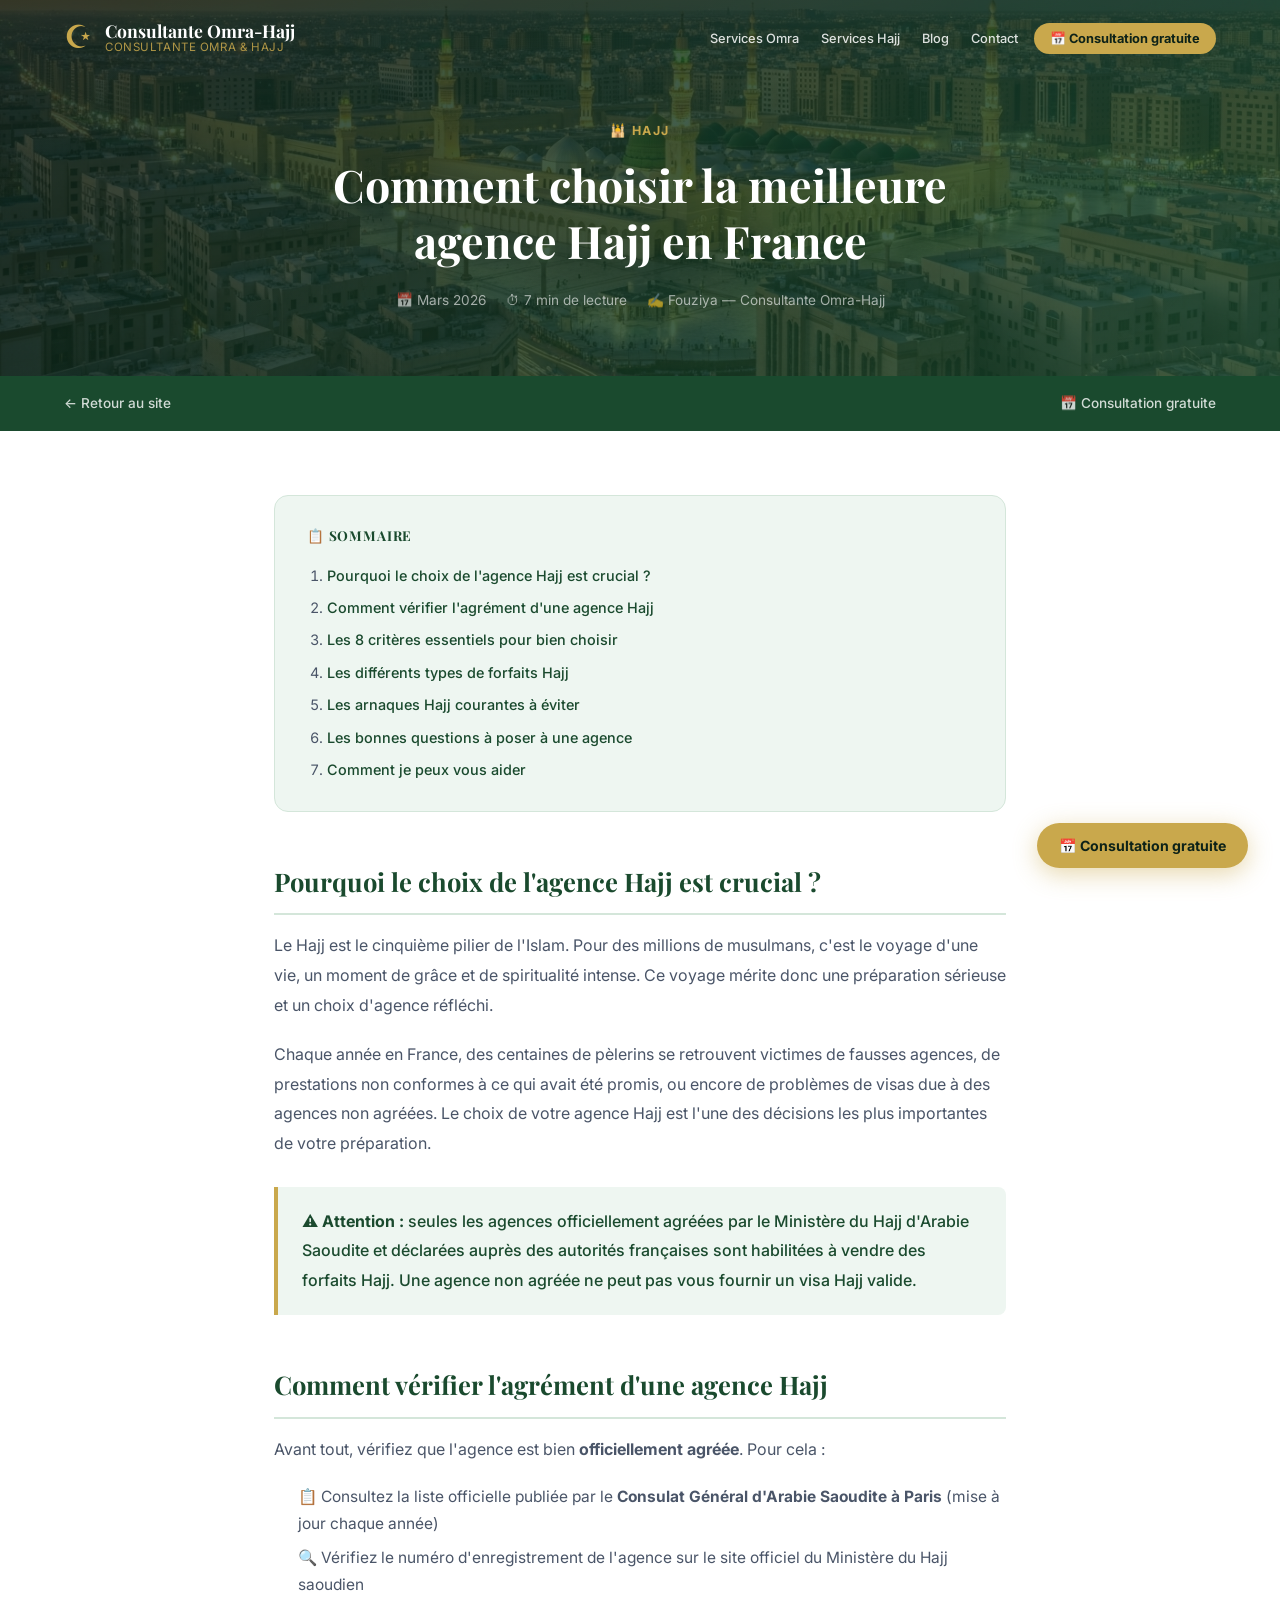
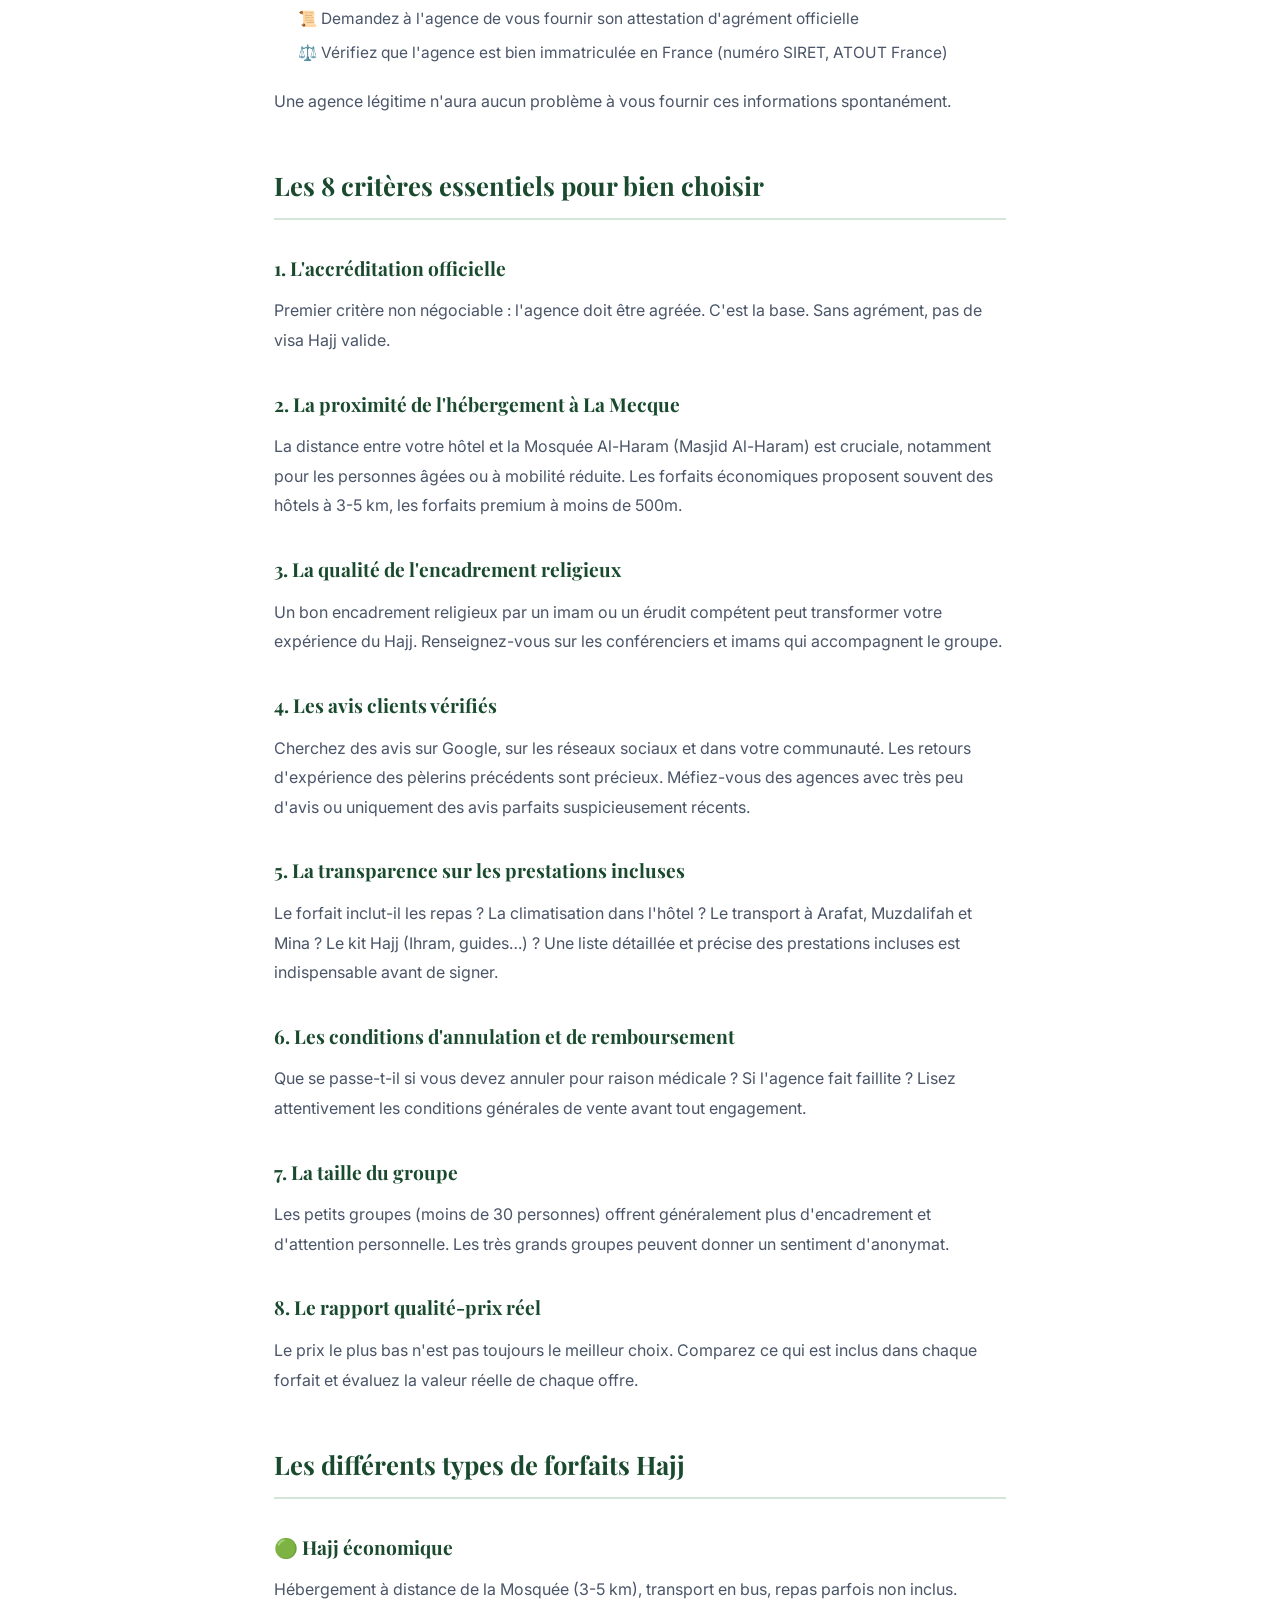
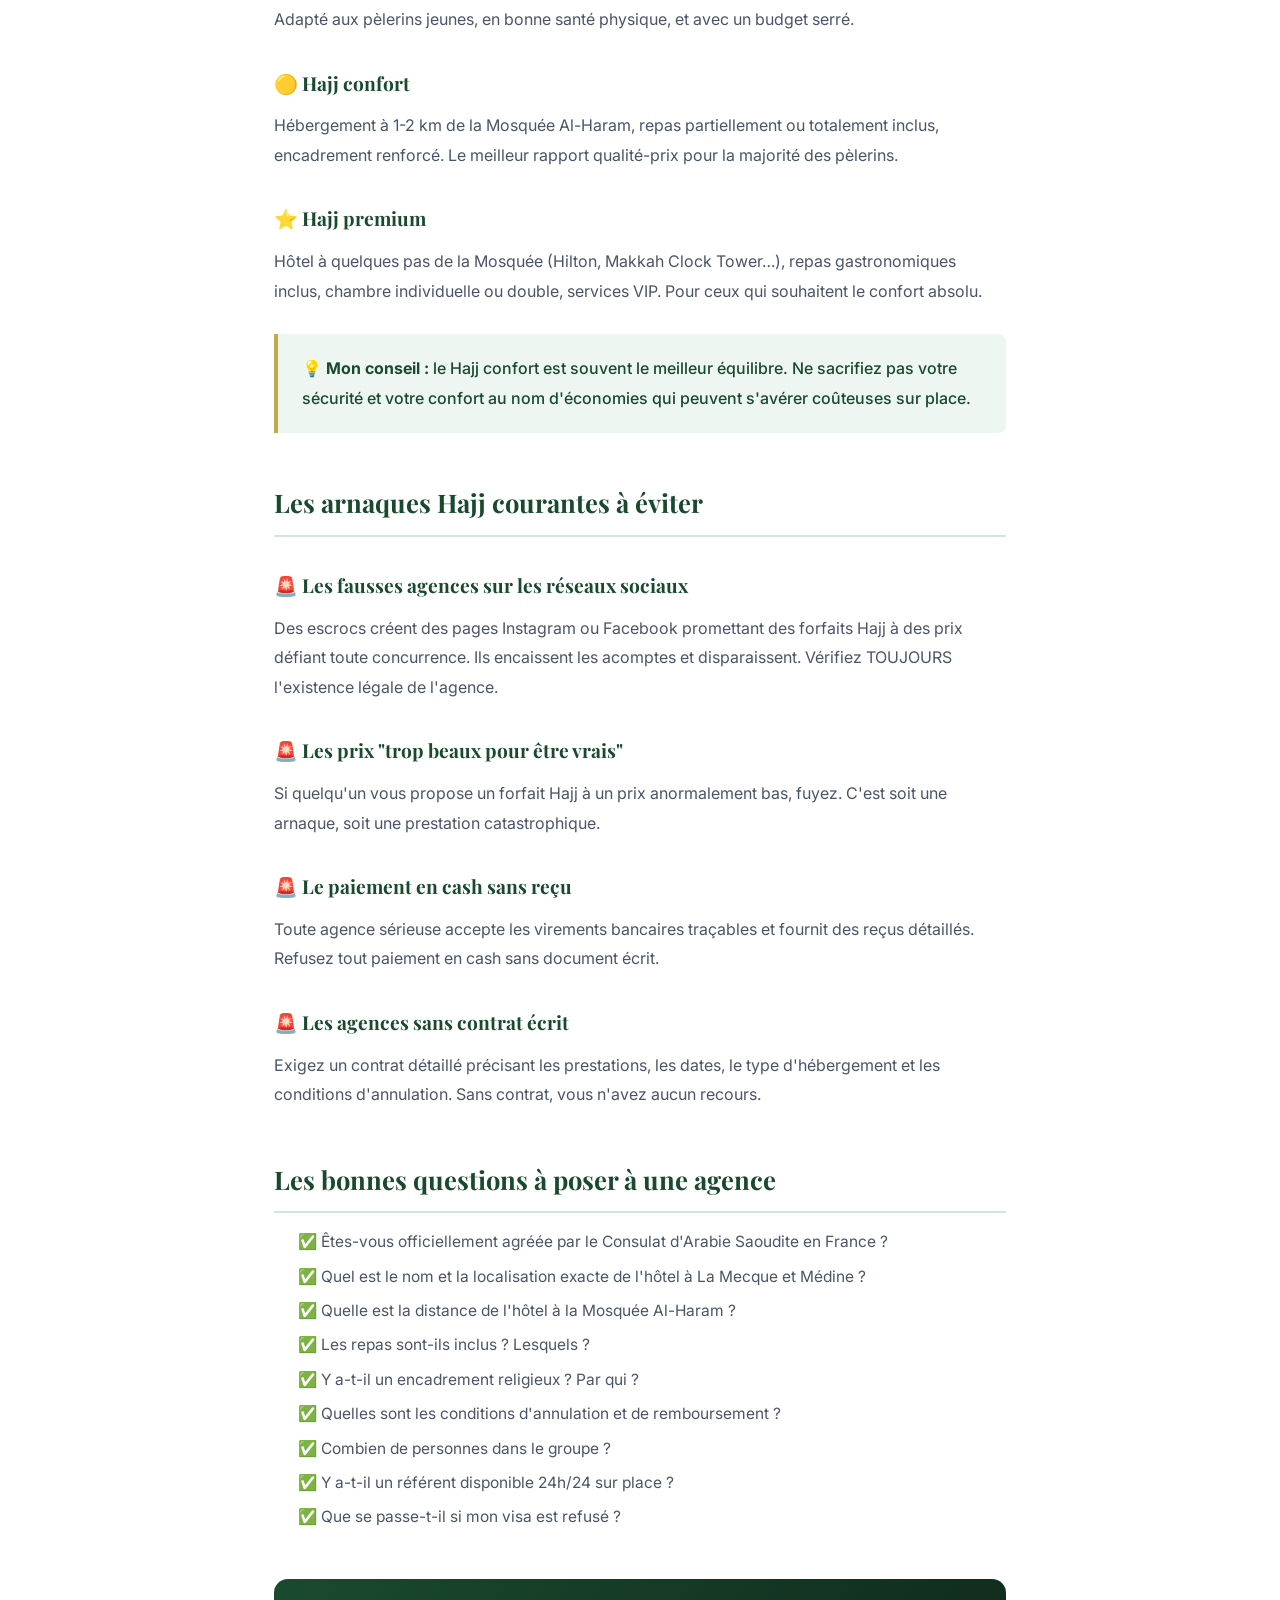
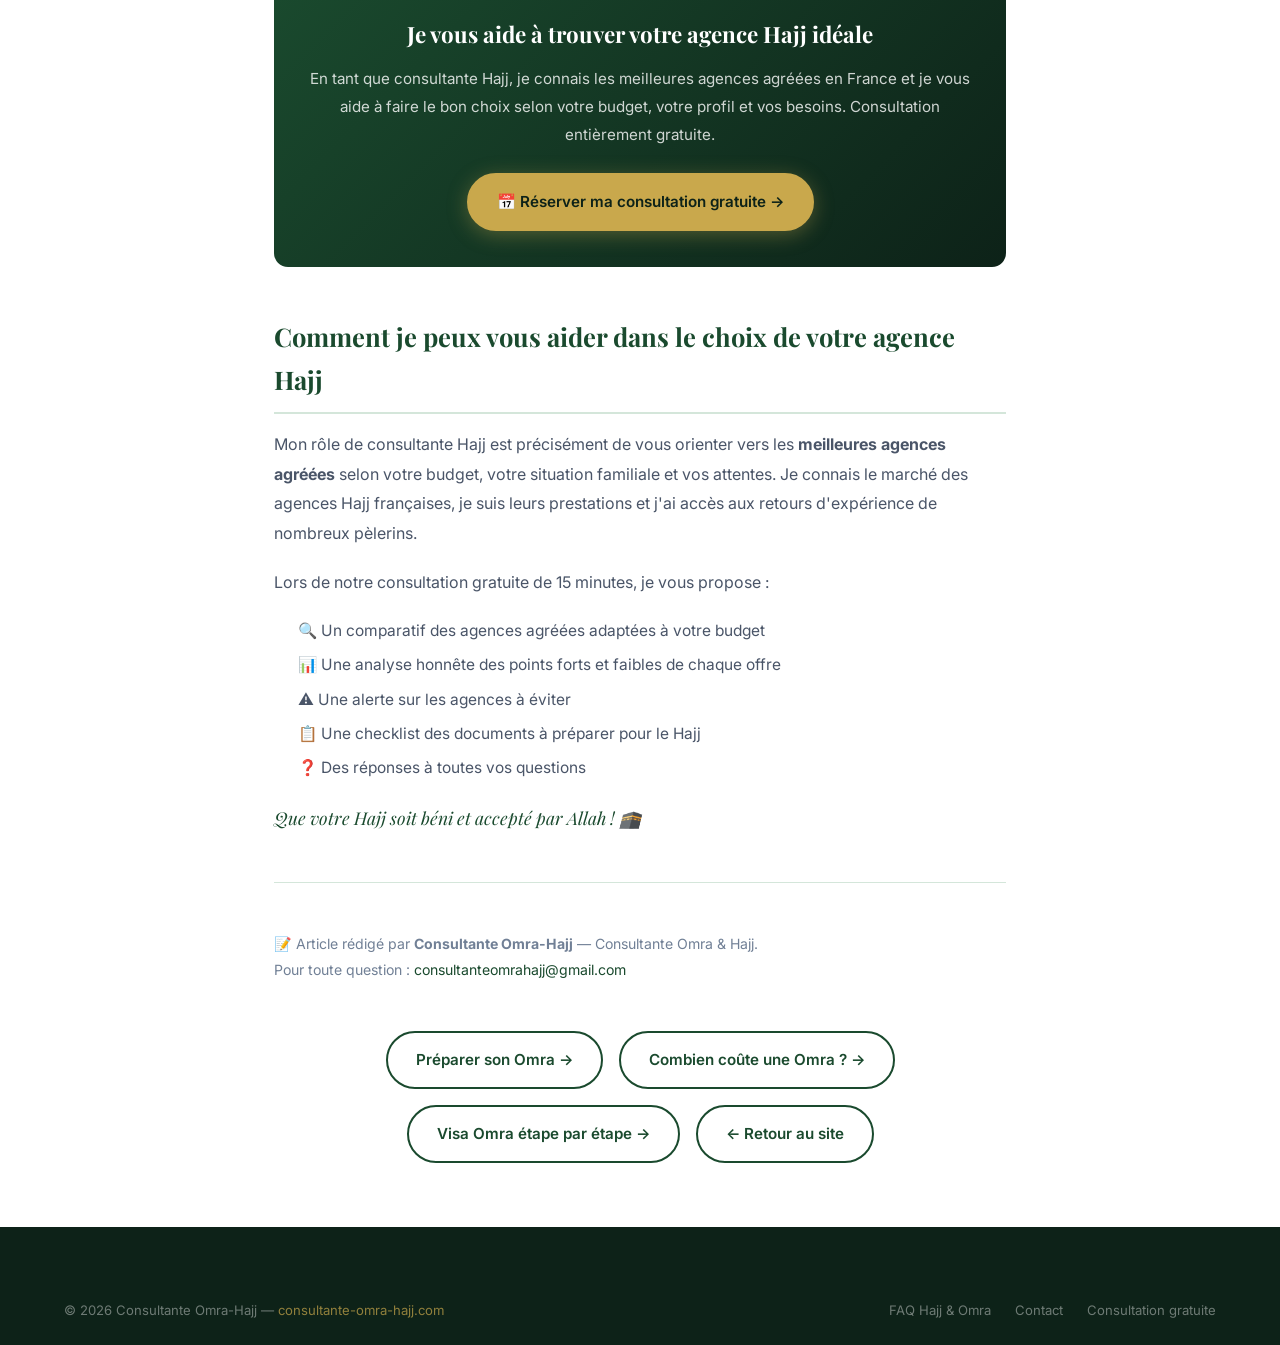
<file: blog-agence-hajj.html>
<!DOCTYPE html>
<html lang="fr">
<head>
  <meta charset="UTF-8">
  <meta name="viewport" content="width=device-width, initial-scale=1.0">
  <title>Comment choisir la meilleure agence Hajj en France | Consultante Omra-Hajj</title>
  <meta name="description" content="Comment choisir une agence Hajj fiable et agréée en France ? Critères essentiels, erreurs à éviter, comparatif des types de forfaits Hajj et conseils d'une consultante experte.">
  <meta name="keywords" content="meilleure agence hajj, choisir agence hajj france, agence hajj agréée france, forfait hajj 2026, arnaque agence hajj, comparatif agence hajj, hajj france consultation">
  <meta name="author" content="Fouziya — Consultante Omra-Hajj">
  <meta name="robots" content="index, follow">
  <link rel="canonical" href="https://consultante-omra-hajj.com/blog-agence-hajj.html">
  <meta property="og:type" content="article">
  <meta property="og:title" content="Comment choisir la meilleure agence Hajj en France">
  <meta property="og:description" content="Critères essentiels, erreurs à éviter et conseils d'une consultante pour choisir une agence Hajj sérieuse et agréée en France.">
  <meta property="og:url" content="https://consultante-omra-hajj.com/blog-agence-hajj.html">
  <script type="application/ld+json">
  {
    "@context": "https://schema.org",
    "@type": "Article",
    "headline": "Comment choisir la meilleure agence Hajj en France",
    "description": "Guide complet pour choisir une agence Hajj fiable et agréée en France : critères, erreurs, comparatif des forfaits.",
    "author": { "@type": "Person", "name": "Fouziya", "jobTitle": "Consultante Omra & Hajj indépendante" },
    "publisher": { "@type": "Organization", "name": "Consultante Omra-Hajj", "url": "https://consultante-omra-hajj.com" },
    "datePublished": "2026-03-01",
    "url": "https://consultante-omra-hajj.com/blog-agence-hajj.html"
  }
  </script>
  <link rel="preconnect" href="https://fonts.googleapis.com">
  <link rel="preconnect" href="https://fonts.gstatic.com" crossorigin>
  <link href="https://fonts.googleapis.com/css2?family=Playfair+Display:ital,wght@0,400;0,600;0,700;1,400&family=Inter:wght@300;400;500;600;700&display=swap" rel="stylesheet">
  <link href="https://assets.calendly.com/assets/external/widget.css" rel="stylesheet">
  <link rel="stylesheet" href="style.css">
  <link rel="icon" type="image/svg+xml" href="data:image/svg+xml,<svg xmlns='http://www.w3.org/2000/svg' viewBox='0 0 100 100'><text y='.9em' font-size='90'>🕌</text></svg>">
</head>
<body>

<nav class="navbar scrolled" id="navbar" role="navigation">
  <div class="nav-container">
    <a href="index.html" class="nav-logo">
      <span class="logo-icon" aria-hidden="true">☪</span>
      <div class="logo-text">
        <span class="logo-main">Consultante Omra-Hajj</span>
        <span class="logo-sub">Consultante Omra &amp; Hajj</span>
      </div>
    </a>
    <ul class="nav-menu" id="nav-menu">
      <li><a href="index.html#services-omra" class="nav-link">Services Omra</a></li>
      <li><a href="index.html#services-hajj" class="nav-link">Services Hajj</a></li>
      <li><a href="index.html#blog" class="nav-link">Blog</a></li>
      <li><a href="index.html#contact" class="nav-link">Contact</a></li>
      <li><a href="#" class="nav-cta" onclick="openCalendly(); return false;">📅 Consultation gratuite</a></li>
    </ul>
    <button class="nav-toggle" id="nav-toggle" aria-label="Menu"><span></span><span></span><span></span></button>
  </div>
</nav>

<header class="blog-header" style="position:relative; overflow:hidden;">
  <img src="images/medine-aerienne.jpg" alt="Vue aérienne de Médine" loading="eager"
    style="position:absolute;inset:0;width:100%;height:100%;object-fit:cover;object-position:center;opacity:0.2;z-index:0;">
  <div class="container" style="position:relative;z-index:1;">
    <span class="blog-header-cat">🕌 Hajj</span>
    <h1>Comment choisir la meilleure<br>agence Hajj en France</h1>
    <div class="blog-header-meta">
      <span>📅 Mars 2026</span>
      <span>⏱ 7 min de lecture</span>
      <span>✍️ Fouziya — Consultante Omra-Hajj</span>
    </div>
  </div>
</header>

<nav class="blog-nav" aria-label="Navigation article">
  <div class="blog-nav-inner">
    <a href="index.html">← Retour au site</a>
    <a href="#" onclick="openCalendly(); return false;">📅 Consultation gratuite</a>
  </div>
</nav>

<main class="blog-body">

  <div class="blog-toc">
    <h4>📋 Sommaire</h4>
    <ol>
      <li><a href="#introduction">Pourquoi le choix de l'agence Hajj est crucial ?</a></li>
      <li><a href="#verifier-agrement">Comment vérifier l'agrément d'une agence Hajj</a></li>
      <li><a href="#criteres">Les 8 critères essentiels pour bien choisir</a></li>
      <li><a href="#types-forfaits">Les différents types de forfaits Hajj</a></li>
      <li><a href="#arnaques">Les arnaques Hajj courantes à éviter</a></li>
      <li><a href="#questions">Les bonnes questions à poser à une agence</a></li>
      <li><a href="#aide">Comment je peux vous aider</a></li>
    </ol>
  </div>

  <h2 id="introduction">Pourquoi le choix de l'agence Hajj est crucial ?</h2>
  <p>
    Le Hajj est le cinquième pilier de l'Islam. Pour des millions de musulmans, c'est le voyage d'une vie, un moment de grâce et de spiritualité intense. Ce voyage mérite donc une préparation sérieuse et un choix d'agence réfléchi.
  </p>
  <p>
    Chaque année en France, des centaines de pèlerins se retrouvent victimes de fausses agences, de prestations non conformes à ce qui avait été promis, ou encore de problèmes de visas due à des agences non agréées. Le choix de votre agence Hajj est l'une des décisions les plus importantes de votre préparation.
  </p>

  <div class="blog-callout">
    <p>⚠️ <strong>Attention :</strong> seules les agences officiellement agréées par le Ministère du Hajj d'Arabie Saoudite et déclarées auprès des autorités françaises sont habilitées à vendre des forfaits Hajj. Une agence non agréée ne peut pas vous fournir un visa Hajj valide.</p>
  </div>

  <h2 id="verifier-agrement">Comment vérifier l'agrément d'une agence Hajj</h2>
  <p>
    Avant tout, vérifiez que l'agence est bien <strong>officiellement agréée</strong>. Pour cela :
  </p>
  <ul>
    <li>📋 Consultez la liste officielle publiée par le <strong>Consulat Général d'Arabie Saoudite à Paris</strong> (mise à jour chaque année)</li>
    <li>🔍 Vérifiez le numéro d'enregistrement de l'agence sur le site officiel du Ministère du Hajj saoudien</li>
    <li>📜 Demandez à l'agence de vous fournir son attestation d'agrément officielle</li>
    <li>⚖️ Vérifiez que l'agence est bien immatriculée en France (numéro SIRET, ATOUT France)</li>
  </ul>
  <p>
    Une agence légitime n'aura aucun problème à vous fournir ces informations spontanément.
  </p>

  <h2 id="criteres">Les 8 critères essentiels pour bien choisir</h2>

  <h3>1. L'accréditation officielle</h3>
  <p>Premier critère non négociable : l'agence doit être agréée. C'est la base. Sans agrément, pas de visa Hajj valide.</p>

  <h3>2. La proximité de l'hébergement à La Mecque</h3>
  <p>
    La distance entre votre hôtel et la Mosquée Al-Haram (Masjid Al-Haram) est cruciale, notamment pour les personnes âgées ou à mobilité réduite. Les forfaits économiques proposent souvent des hôtels à 3-5 km, les forfaits premium à moins de 500m.
  </p>

  <h3>3. La qualité de l'encadrement religieux</h3>
  <p>
    Un bon encadrement religieux par un imam ou un érudit compétent peut transformer votre expérience du Hajj. Renseignez-vous sur les conférenciers et imams qui accompagnent le groupe.
  </p>

  <h3>4. Les avis clients vérifiés</h3>
  <p>
    Cherchez des avis sur Google, sur les réseaux sociaux et dans votre communauté. Les retours d'expérience des pèlerins précédents sont précieux. Méfiez-vous des agences avec très peu d'avis ou uniquement des avis parfaits suspicieusement récents.
  </p>

  <h3>5. La transparence sur les prestations incluses</h3>
  <p>
    Le forfait inclut-il les repas ? La climatisation dans l'hôtel ? Le transport à Arafat, Muzdalifah et Mina ? Le kit Hajj (Ihram, guides…) ? Une liste détaillée et précise des prestations incluses est indispensable avant de signer.
  </p>

  <h3>6. Les conditions d'annulation et de remboursement</h3>
  <p>
    Que se passe-t-il si vous devez annuler pour raison médicale ? Si l'agence fait faillite ? Lisez attentivement les conditions générales de vente avant tout engagement.
  </p>

  <h3>7. La taille du groupe</h3>
  <p>
    Les petits groupes (moins de 30 personnes) offrent généralement plus d'encadrement et d'attention personnelle. Les très grands groupes peuvent donner un sentiment d'anonymat.
  </p>

  <h3>8. Le rapport qualité-prix réel</h3>
  <p>
    Le prix le plus bas n'est pas toujours le meilleur choix. Comparez ce qui est inclus dans chaque forfait et évaluez la valeur réelle de chaque offre.
  </p>

  <h2 id="types-forfaits">Les différents types de forfaits Hajj</h2>

  <h3>🟢 Hajj économique</h3>
  <p>
    Hébergement à distance de la Mosquée (3-5 km), transport en bus, repas parfois non inclus. Adapté aux pèlerins jeunes, en bonne santé physique, et avec un budget serré.
  </p>

  <h3>🟡 Hajj confort</h3>
  <p>
    Hébergement à 1-2 km de la Mosquée Al-Haram, repas partiellement ou totalement inclus, encadrement renforcé. Le meilleur rapport qualité-prix pour la majorité des pèlerins.
  </p>

  <h3>⭐ Hajj premium</h3>
  <p>
    Hôtel à quelques pas de la Mosquée (Hilton, Makkah Clock Tower…), repas gastronomiques inclus, chambre individuelle ou double, services VIP. Pour ceux qui souhaitent le confort absolu.
  </p>

  <div class="blog-callout">
    <p>💡 <strong>Mon conseil :</strong> le Hajj confort est souvent le meilleur équilibre. Ne sacrifiez pas votre sécurité et votre confort au nom d'économies qui peuvent s'avérer coûteuses sur place.</p>
  </div>

  <h2 id="arnaques">Les arnaques Hajj courantes à éviter</h2>

  <h3>🚨 Les fausses agences sur les réseaux sociaux</h3>
  <p>
    Des escrocs créent des pages Instagram ou Facebook promettant des forfaits Hajj à des prix défiant toute concurrence. Ils encaissent les acomptes et disparaissent. Vérifiez TOUJOURS l'existence légale de l'agence.
  </p>

  <h3>🚨 Les prix "trop beaux pour être vrais"</h3>
  <p>
    Si quelqu'un vous propose un forfait Hajj à un prix anormalement bas, fuyez. C'est soit une arnaque, soit une prestation catastrophique.
  </p>

  <h3>🚨 Le paiement en cash sans reçu</h3>
  <p>
    Toute agence sérieuse accepte les virements bancaires traçables et fournit des reçus détaillés. Refusez tout paiement en cash sans document écrit.
  </p>

  <h3>🚨 Les agences sans contrat écrit</h3>
  <p>
    Exigez un contrat détaillé précisant les prestations, les dates, le type d'hébergement et les conditions d'annulation. Sans contrat, vous n'avez aucun recours.
  </p>

  <h2 id="questions">Les bonnes questions à poser à une agence</h2>
  <ul>
    <li>✅ Êtes-vous officiellement agréée par le Consulat d'Arabie Saoudite en France ?</li>
    <li>✅ Quel est le nom et la localisation exacte de l'hôtel à La Mecque et Médine ?</li>
    <li>✅ Quelle est la distance de l'hôtel à la Mosquée Al-Haram ?</li>
    <li>✅ Les repas sont-ils inclus ? Lesquels ?</li>
    <li>✅ Y a-t-il un encadrement religieux ? Par qui ?</li>
    <li>✅ Quelles sont les conditions d'annulation et de remboursement ?</li>
    <li>✅ Combien de personnes dans le groupe ?</li>
    <li>✅ Y a-t-il un référent disponible 24h/24 sur place ?</li>
    <li>✅ Que se passe-t-il si mon visa est refusé ?</li>
  </ul>

  <div class="blog-cta-box">
    <h3>Je vous aide à trouver votre agence Hajj idéale</h3>
    <p>En tant que consultante Hajj, je connais les meilleures agences agréées en France et je vous aide à faire le bon choix selon votre budget, votre profil et vos besoins. Consultation entièrement gratuite.</p>
    <a href="#" class="btn btn-primary" onclick="openCalendly(); return false;">📅 Réserver ma consultation gratuite →</a>
  </div>

  <h2 id="aide">Comment je peux vous aider dans le choix de votre agence Hajj</h2>
  <p>
    Mon rôle de consultante Hajj est précisément de vous orienter vers les <strong>meilleures agences agréées</strong> selon votre budget, votre situation familiale et vos attentes. Je connais le marché des agences Hajj françaises, je suis leurs prestations et j'ai accès aux retours d'expérience de nombreux pèlerins.
  </p>
  <p>
    Lors de notre consultation gratuite de 15 minutes, je vous propose :
  </p>
  <ul>
    <li>🔍 Un comparatif des agences agréées adaptées à votre budget</li>
    <li>📊 Une analyse honnête des points forts et faibles de chaque offre</li>
    <li>⚠️ Une alerte sur les agences à éviter</li>
    <li>📋 Une checklist des documents à préparer pour le Hajj</li>
    <li>❓ Des réponses à toutes vos questions</li>
  </ul>

  <p style="font-size:1.1rem; color:var(--green); font-family:var(--font-head); font-style:italic">
    Que votre Hajj soit béni et accepté par Allah ! 🕋
  </p>

  <hr style="margin:48px 0; border:none; border-top:1px solid var(--border)">

  <p style="font-size:.88rem; color:var(--text-light)">
    📝 Article rédigé par <strong>Consultante Omra-Hajj</strong> — Consultante Omra &amp; Hajj.<br>
    Pour toute question : <a href="mailto:consultanteomrahajj@gmail.com" style="color:var(--green)">consultanteomrahajj@gmail.com</a>
  </p>

  <div style="margin-top:48px; display:flex; gap:16px; flex-wrap:wrap; justify-content:center">
    <a href="blog-preparer-omra.html" class="btn btn-outline-green">Préparer son Omra →</a>
    <a href="blog-cout-omra.html" class="btn btn-outline-green">Combien coûte une Omra ? →</a>
    <a href="blog-visa-omra.html" class="btn btn-outline-green">Visa Omra étape par étape →</a>
    <a href="index.html" class="btn btn-outline-green">← Retour au site</a>
  </div>
</main>

<footer class="footer" style="padding-top:48px" role="contentinfo">
  <div class="container">
    <div class="footer-bottom">
      <p>&copy; <span class="footer-year">2026</span> Consultante Omra-Hajj — <a href="index.html" style="color:rgba(201,168,76,.7)">consultante-omra-hajj.com</a></p>
      <div class="footer-legal">
        <a href="index.html#faq">FAQ Hajj &amp; Omra</a>
        <a href="index.html#contact">Contact</a>
        <a href="#" onclick="openCalendly(); return false;">Consultation gratuite</a>
      </div>
    </div>
  </div>
</footer>

<div class="floating-cta">
  <button class="floating-btn" onclick="openCalendly(); return false;">📅 Consultation gratuite</button>
</div>

<script src="https://assets.calendly.com/assets/external/widget.js" type="text/javascript" async></script>
<script src="script.js"></script>
</body>
</html>
</file>
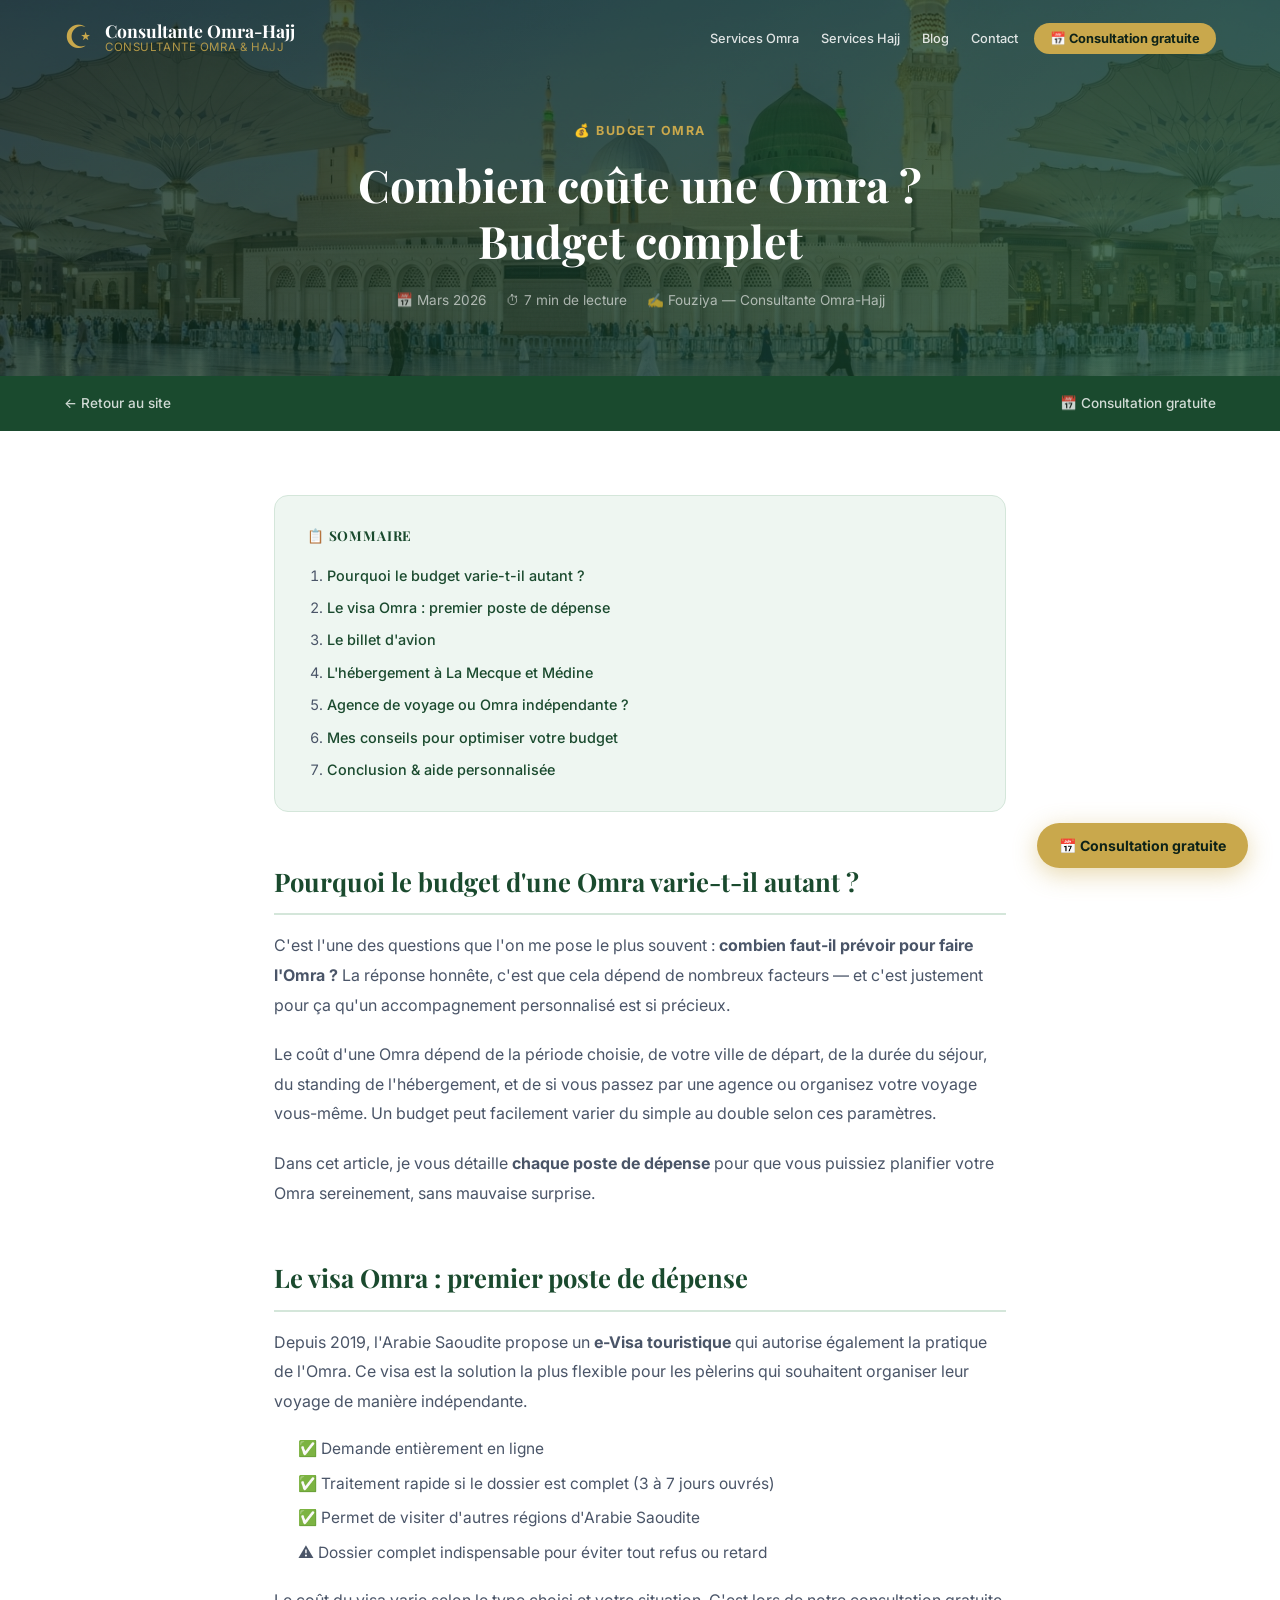
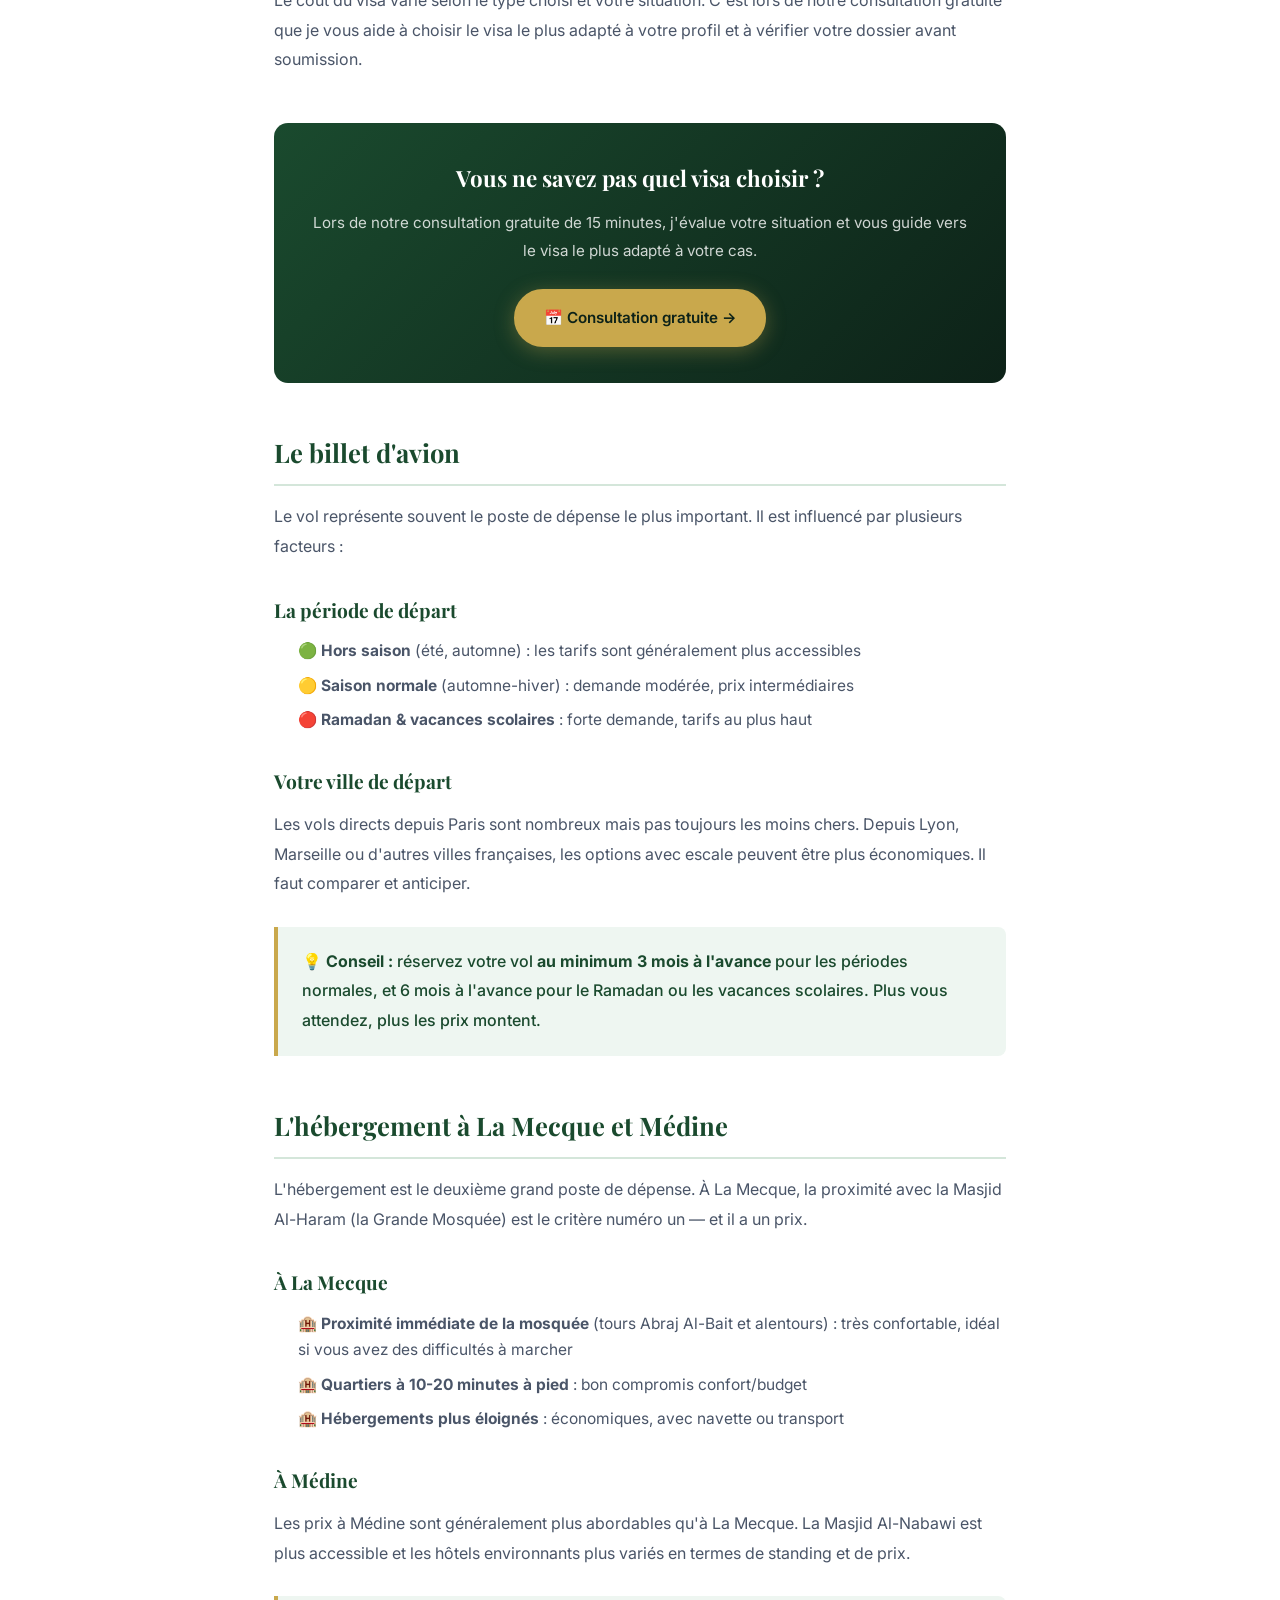
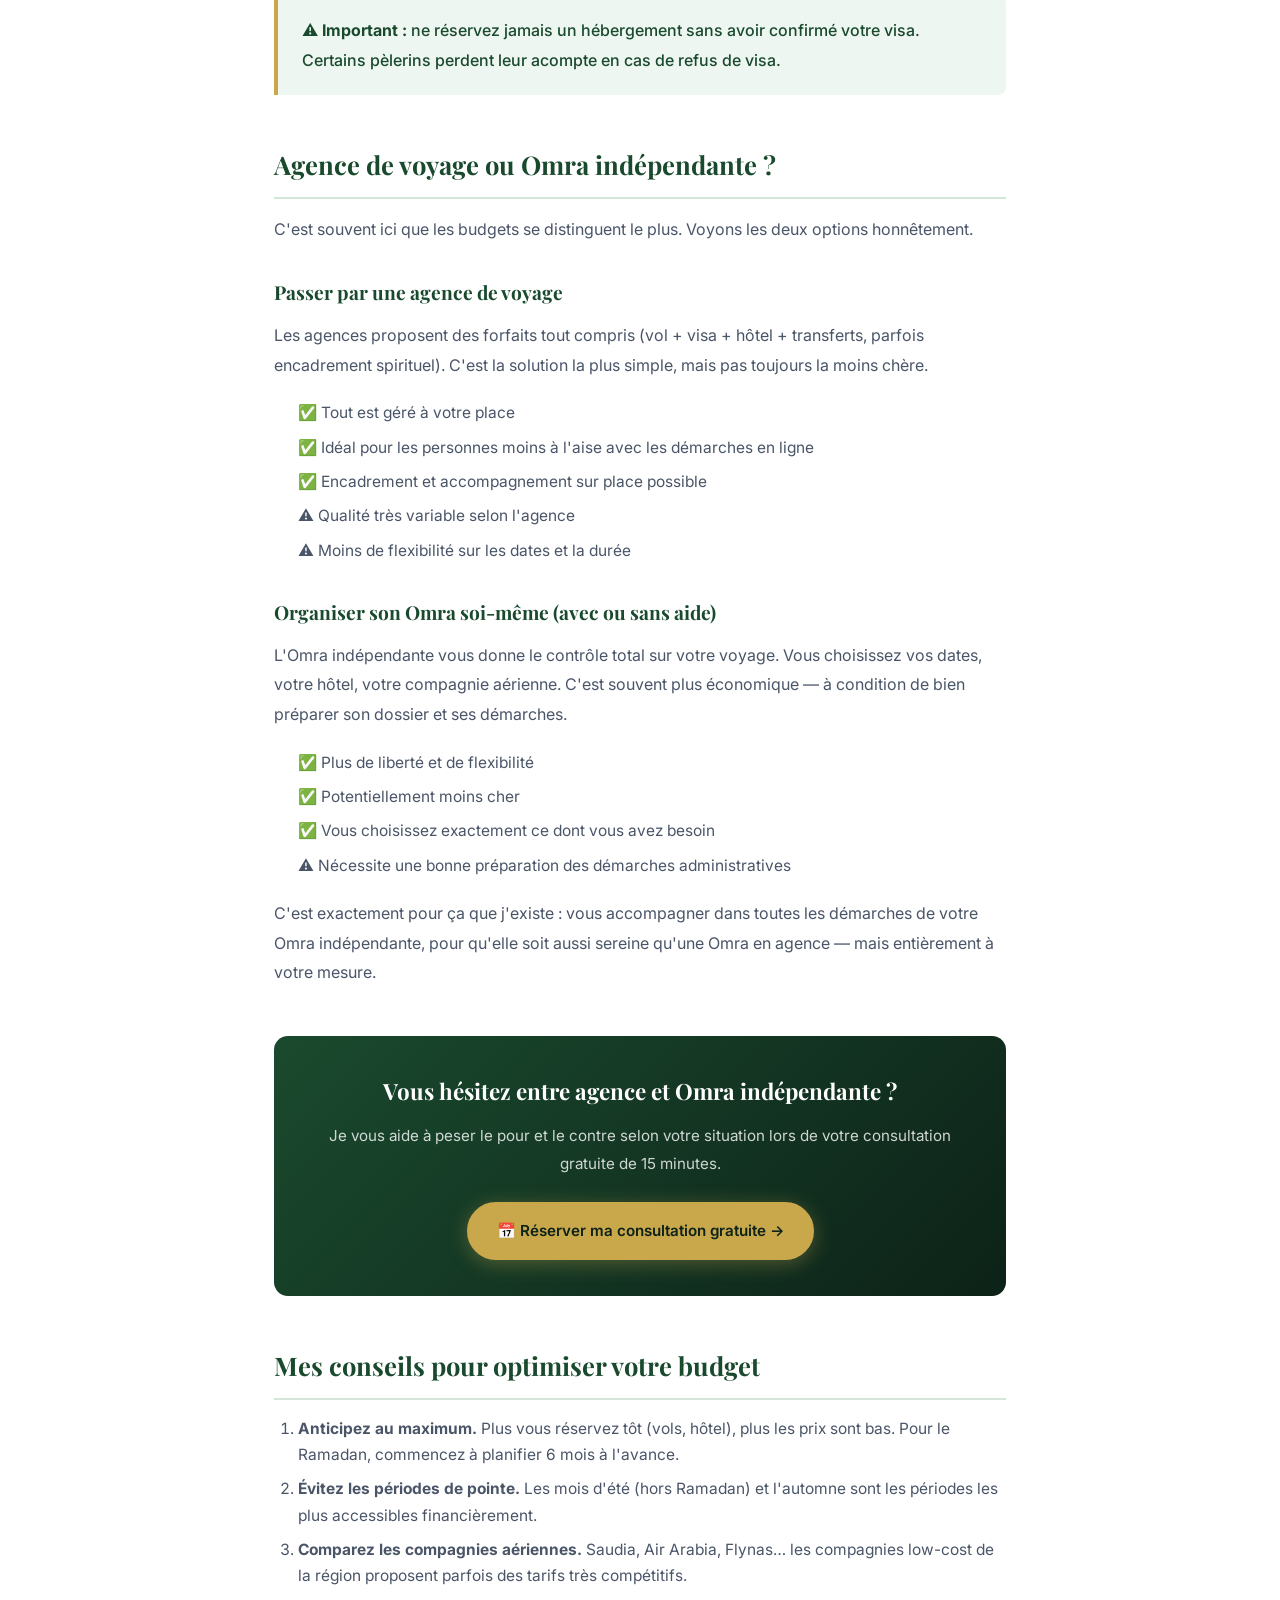
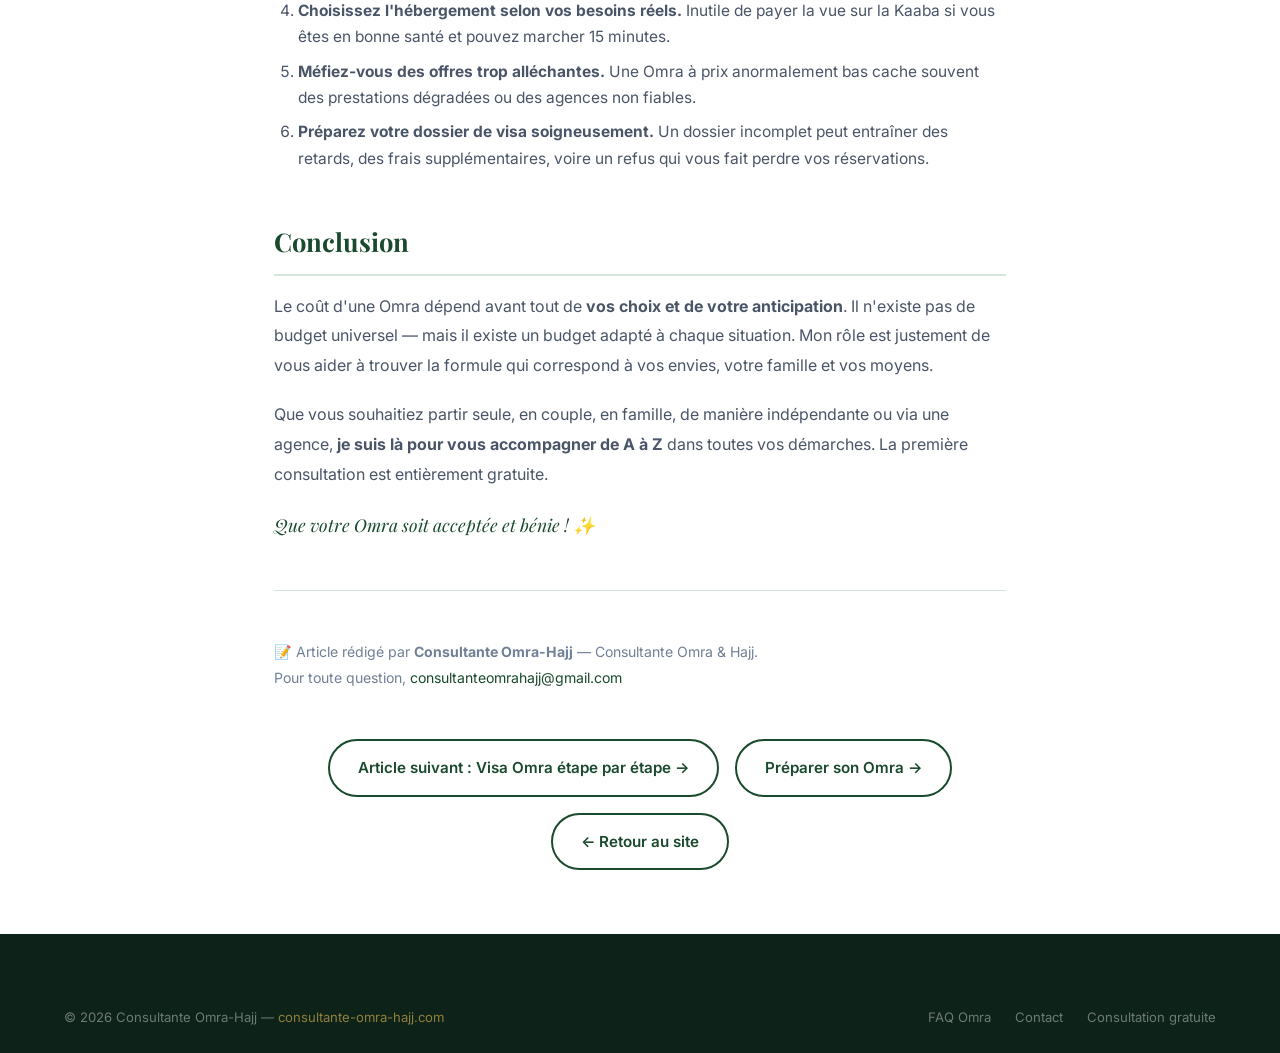
<file: blog-cout-omra.html>
<!DOCTYPE html>
<html lang="fr">
<head>
  <meta charset="UTF-8">
  <meta name="viewport" content="width=device-width, initial-scale=1.0">
  <title>Combien coûte une Omra ? Budget complet | Consultante Omra-Hajj</title>
  <meta name="description" content="Quel est le budget pour une Omra ? Visa, vol, hôtel, agence ou indépendant : tous les postes de dépenses expliqués clairement pour planifier votre pèlerinage sereinement.">
  <meta name="keywords" content="combien coûte une omra, budget omra, prix omra, coût visa omra, omra pas cher, tarif omra, organiser omra budget">
  <meta name="author" content="Fouziya — Consultante Omra-Hajj">
  <meta name="robots" content="index, follow">
  <link rel="canonical" href="https://consultante-omra-hajj.com/blog-cout-omra.html">
  <meta property="og:type" content="article">
  <meta property="og:title" content="Combien coûte une Omra ? Budget complet">
  <meta property="og:description" content="Budget visa, vol, hôtel, agence ou indépendant : tous les postes de dépenses pour planifier votre Omra sereinement.">
  <meta property="og:url" content="https://consultante-omra-hajj.com/blog-cout-omra.html">
  <script type="application/ld+json">
  {
    "@context": "https://schema.org",
    "@type": "Article",
    "headline": "Combien coûte une Omra en 2025-2026 ?",
    "description": "Budget complet pour une Omra : visa, vol, hôtel, agence ou indépendant — tous les postes de dépenses expliqués.",
    "author": { "@type": "Person", "name": "Fouziya", "jobTitle": "Consultante Omra & Hajj indépendante" },
    "publisher": { "@type": "Organization", "name": "Consultante Omra-Hajj", "url": "https://consultante-omra-hajj.com" },
    "datePublished": "2026-03-21",
    "url": "https://consultante-omra-hajj.com/blog-cout-omra.html"
  }
  </script>
  <link rel="preconnect" href="https://fonts.googleapis.com">
  <link rel="preconnect" href="https://fonts.gstatic.com" crossorigin>
  <link href="https://fonts.googleapis.com/css2?family=Playfair+Display:ital,wght@0,400;0,600;0,700;1,400&family=Inter:wght@300;400;500;600;700&display=swap" rel="stylesheet">
  <link href="https://assets.calendly.com/assets/external/widget.css" rel="stylesheet">
  <link rel="stylesheet" href="style.css">
  <link rel="icon" type="image/svg+xml" href="data:image/svg+xml,<svg xmlns='http://www.w3.org/2000/svg' viewBox='0 0 100 100'><text y='.9em' font-size='90'>🕌</text></svg>">
</head>
<body>

<!-- Navigation -->
<nav class="navbar scrolled" id="navbar" role="navigation">
  <div class="nav-container">
    <a href="index.html" class="nav-logo" aria-label="Consultante Omra-Hajj — Accueil">
      <span class="logo-icon" aria-hidden="true">☪</span>
      <div class="logo-text">
        <span class="logo-main">Consultante Omra-Hajj</span>
        <span class="logo-sub">Consultante Omra &amp; Hajj</span>
      </div>
    </a>
    <ul class="nav-menu" id="nav-menu">
      <li><a href="index.html#services-omra" class="nav-link">Services Omra</a></li>
      <li><a href="index.html#services-hajj" class="nav-link">Services Hajj</a></li>
      <li><a href="index.html#blog" class="nav-link">Blog</a></li>
      <li><a href="index.html#contact" class="nav-link">Contact</a></li>
      <li><a href="#" class="nav-cta" onclick="openCalendly(); return false;">📅 Consultation gratuite</a></li>
    </ul>
    <button class="nav-toggle" id="nav-toggle" aria-label="Menu"><span></span><span></span><span></span></button>
  </div>
</nav>

<!-- Blog Header -->
<header class="blog-header" style="position:relative; overflow:hidden;">
  <img src="images/medine-panorama.jpg" alt="Vue panoramique de La Mecque et Médine" loading="eager"
    style="position:absolute;inset:0;width:100%;height:100%;object-fit:cover;object-position:center;opacity:0.22;z-index:0;">
  <div class="container" style="position:relative;z-index:1;">
    <span class="blog-header-cat">💰 Budget Omra</span>
    <h1>Combien coûte une Omra ?<br>Budget complet</h1>
    <div class="blog-header-meta">
      <span>📅 Mars 2026</span>
      <span>⏱ 7 min de lecture</span>
      <span>✍️ Fouziya — Consultante Omra-Hajj</span>
    </div>
  </div>
</header>

<!-- Blog Nav -->
<nav class="blog-nav" aria-label="Navigation article">
  <div class="blog-nav-inner">
    <a href="index.html">← Retour au site</a>
    <a href="#" onclick="openCalendly(); return false;">📅 Consultation gratuite</a>
  </div>
</nav>

<!-- Blog Content -->
<main class="blog-body">

  <div class="blog-toc">
    <h4>📋 Sommaire</h4>
    <ol>
      <li><a href="#introduction">Pourquoi le budget varie-t-il autant ?</a></li>
      <li><a href="#visa">Le visa Omra : premier poste de dépense</a></li>
      <li><a href="#vol">Le billet d'avion</a></li>
      <li><a href="#hotel">L'hébergement à La Mecque et Médine</a></li>
      <li><a href="#agence-vs-seul">Agence de voyage ou Omra indépendante ?</a></li>
      <li><a href="#conseils">Mes conseils pour optimiser votre budget</a></li>
      <li><a href="#conclusion">Conclusion &amp; aide personnalisée</a></li>
    </ol>
  </div>

  <h2 id="introduction">Pourquoi le budget d'une Omra varie-t-il autant ?</h2>
  <p>
    C'est l'une des questions que l'on me pose le plus souvent : <strong>combien faut-il prévoir pour faire l'Omra ?</strong> La réponse honnête, c'est que cela dépend de nombreux facteurs — et c'est justement pour ça qu'un accompagnement personnalisé est si précieux.
  </p>
  <p>
    Le coût d'une Omra dépend de la période choisie, de votre ville de départ, de la durée du séjour, du standing de l'hébergement, et de si vous passez par une agence ou organisez votre voyage vous-même. Un budget peut facilement varier du simple au double selon ces paramètres.
  </p>
  <p>
    Dans cet article, je vous détaille <strong>chaque poste de dépense</strong> pour que vous puissiez planifier votre Omra sereinement, sans mauvaise surprise.
  </p>

  <h2 id="visa">Le visa Omra : premier poste de dépense</h2>
  <p>
    Depuis 2019, l'Arabie Saoudite propose un <strong>e-Visa touristique</strong> qui autorise également la pratique de l'Omra. Ce visa est la solution la plus flexible pour les pèlerins qui souhaitent organiser leur voyage de manière indépendante.
  </p>
  <ul>
    <li>✅ Demande entièrement en ligne</li>
    <li>✅ Traitement rapide si le dossier est complet (3 à 7 jours ouvrés)</li>
    <li>✅ Permet de visiter d'autres régions d'Arabie Saoudite</li>
    <li>⚠️ Dossier complet indispensable pour éviter tout refus ou retard</li>
  </ul>
  <p>
    Le coût du visa varie selon le type choisi et votre situation. C'est lors de notre consultation gratuite que je vous aide à choisir le visa le plus adapté à votre profil et à vérifier votre dossier avant soumission.
  </p>

  <div class="blog-cta-box">
    <h3>Vous ne savez pas quel visa choisir ?</h3>
    <p>Lors de notre consultation gratuite de 15 minutes, j'évalue votre situation et vous guide vers le visa le plus adapté à votre cas.</p>
    <a href="#" class="btn btn-primary" onclick="openCalendly(); return false;">📅 Consultation gratuite →</a>
  </div>

  <h2 id="vol">Le billet d'avion</h2>
  <p>
    Le vol représente souvent le poste de dépense le plus important. Il est influencé par plusieurs facteurs :
  </p>

  <h3>La période de départ</h3>
  <ul>
    <li>🟢 <strong>Hors saison</strong> (été, automne) : les tarifs sont généralement plus accessibles</li>
    <li>🟡 <strong>Saison normale</strong> (automne-hiver) : demande modérée, prix intermédiaires</li>
    <li>🔴 <strong>Ramadan &amp; vacances scolaires</strong> : forte demande, tarifs au plus haut</li>
  </ul>

  <h3>Votre ville de départ</h3>
  <p>
    Les vols directs depuis Paris sont nombreux mais pas toujours les moins chers. Depuis Lyon, Marseille ou d'autres villes françaises, les options avec escale peuvent être plus économiques. Il faut comparer et anticiper.
  </p>

  <div class="blog-callout">
    <p>💡 <strong>Conseil :</strong> réservez votre vol <strong>au minimum 3 mois à l'avance</strong> pour les périodes normales, et 6 mois à l'avance pour le Ramadan ou les vacances scolaires. Plus vous attendez, plus les prix montent.</p>
  </div>

  <h2 id="hotel">L'hébergement à La Mecque et Médine</h2>
  <p>
    L'hébergement est le deuxième grand poste de dépense. À La Mecque, la proximité avec la Masjid Al-Haram (la Grande Mosquée) est le critère numéro un — et il a un prix.
  </p>

  <h3>À La Mecque</h3>
  <ul>
    <li>🏨 <strong>Proximité immédiate de la mosquée</strong> (tours Abraj Al-Bait et alentours) : très confortable, idéal si vous avez des difficultés à marcher</li>
    <li>🏨 <strong>Quartiers à 10-20 minutes à pied</strong> : bon compromis confort/budget</li>
    <li>🏨 <strong>Hébergements plus éloignés</strong> : économiques, avec navette ou transport</li>
  </ul>

  <h3>À Médine</h3>
  <p>
    Les prix à Médine sont généralement plus abordables qu'à La Mecque. La Masjid Al-Nabawi est plus accessible et les hôtels environnants plus variés en termes de standing et de prix.
  </p>

  <div class="blog-callout">
    <p>⚠️ <strong>Important :</strong> ne réservez jamais un hébergement sans avoir confirmé votre visa. Certains pèlerins perdent leur acompte en cas de refus de visa.</p>
  </div>

  <h2 id="agence-vs-seul">Agence de voyage ou Omra indépendante ?</h2>
  <p>
    C'est souvent ici que les budgets se distinguent le plus. Voyons les deux options honnêtement.
  </p>

  <h3>Passer par une agence de voyage</h3>
  <p>
    Les agences proposent des forfaits tout compris (vol + visa + hôtel + transferts, parfois encadrement spirituel). C'est la solution la plus simple, mais pas toujours la moins chère.
  </p>
  <ul>
    <li>✅ Tout est géré à votre place</li>
    <li>✅ Idéal pour les personnes moins à l'aise avec les démarches en ligne</li>
    <li>✅ Encadrement et accompagnement sur place possible</li>
    <li>⚠️ Qualité très variable selon l'agence</li>
    <li>⚠️ Moins de flexibilité sur les dates et la durée</li>
  </ul>

  <h3>Organiser son Omra soi-même (avec ou sans aide)</h3>
  <p>
    L'Omra indépendante vous donne le contrôle total sur votre voyage. Vous choisissez vos dates, votre hôtel, votre compagnie aérienne. C'est souvent plus économique — à condition de bien préparer son dossier et ses démarches.
  </p>
  <ul>
    <li>✅ Plus de liberté et de flexibilité</li>
    <li>✅ Potentiellement moins cher</li>
    <li>✅ Vous choisissez exactement ce dont vous avez besoin</li>
    <li>⚠️ Nécessite une bonne préparation des démarches administratives</li>
  </ul>
  <p>
    C'est exactement pour ça que j'existe : vous accompagner dans toutes les démarches de votre Omra indépendante, pour qu'elle soit aussi sereine qu'une Omra en agence — mais entièrement à votre mesure.
  </p>

  <div class="blog-cta-box">
    <h3>Vous hésitez entre agence et Omra indépendante ?</h3>
    <p>Je vous aide à peser le pour et le contre selon votre situation lors de votre consultation gratuite de 15 minutes.</p>
    <a href="#" class="btn btn-primary" onclick="openCalendly(); return false;">📅 Réserver ma consultation gratuite →</a>
  </div>

  <h2 id="conseils">Mes conseils pour optimiser votre budget</h2>

  <ol>
    <li><strong>Anticipez au maximum.</strong> Plus vous réservez tôt (vols, hôtel), plus les prix sont bas. Pour le Ramadan, commencez à planifier 6 mois à l'avance.</li>
    <li><strong>Évitez les périodes de pointe.</strong> Les mois d'été (hors Ramadan) et l'automne sont les périodes les plus accessibles financièrement.</li>
    <li><strong>Comparez les compagnies aériennes.</strong> Saudia, Air Arabia, Flynas… les compagnies low-cost de la région proposent parfois des tarifs très compétitifs.</li>
    <li><strong>Choisissez l'hébergement selon vos besoins réels.</strong> Inutile de payer la vue sur la Kaaba si vous êtes en bonne santé et pouvez marcher 15 minutes.</li>
    <li><strong>Méfiez-vous des offres trop alléchantes.</strong> Une Omra à prix anormalement bas cache souvent des prestations dégradées ou des agences non fiables.</li>
    <li><strong>Préparez votre dossier de visa soigneusement.</strong> Un dossier incomplet peut entraîner des retards, des frais supplémentaires, voire un refus qui vous fait perdre vos réservations.</li>
  </ol>

  <h2 id="conclusion">Conclusion</h2>
  <p>
    Le coût d'une Omra dépend avant tout de <strong>vos choix et de votre anticipation</strong>. Il n'existe pas de budget universel — mais il existe un budget adapté à chaque situation. Mon rôle est justement de vous aider à trouver la formule qui correspond à vos envies, votre famille et vos moyens.
  </p>
  <p>
    Que vous souhaitiez partir seule, en couple, en famille, de manière indépendante ou via une agence, <strong>je suis là pour vous accompagner de A à Z</strong> dans toutes vos démarches. La première consultation est entièrement gratuite.
  </p>
  <p style="font-size:1.1rem; color:var(--green); font-family:var(--font-head); font-style:italic">
    Que votre Omra soit acceptée et bénie ! ✨
  </p>

  <hr style="margin:48px 0; border:none; border-top:1px solid var(--border)">

  <p style="font-size:.88rem; color:var(--text-light)">
    📝 Article rédigé par <strong>Consultante Omra-Hajj</strong> — Consultante Omra &amp; Hajj.<br>
    Pour toute question, <a href="mailto:consultanteomrahajj@gmail.com" style="color:var(--green)">consultanteomrahajj@gmail.com</a>
  </p>

  <div style="margin-top:48px; display:flex; gap:16px; flex-wrap:wrap; justify-content:center">
    <a href="blog-visa-omra.html" class="btn btn-outline-green">Article suivant : Visa Omra étape par étape →</a>
    <a href="blog-preparer-omra.html" class="btn btn-outline-green">Préparer son Omra →</a>
    <a href="index.html" class="btn btn-outline-green">← Retour au site</a>
  </div>
</main>

<!-- Footer compact -->
<footer class="footer" style="padding-top:48px" role="contentinfo">
  <div class="container">
    <div class="footer-bottom">
      <p>&copy; <span class="footer-year">2026</span> Consultante Omra-Hajj — <a href="index.html" style="color:rgba(201,168,76,.7)">consultante-omra-hajj.com</a></p>
      <div class="footer-legal">
        <a href="index.html#faq">FAQ Omra</a>
        <a href="index.html#contact">Contact</a>
        <a href="#" onclick="openCalendly(); return false;">Consultation gratuite</a>
      </div>
    </div>
  </div>
</footer>

<div class="floating-cta">
  <button class="floating-btn" onclick="openCalendly(); return false;">📅 Consultation gratuite</button>
</div>

<script src="https://assets.calendly.com/assets/external/widget.js" type="text/javascript" async></script>
<script src="script.js"></script>
</body>
</html>
</file>
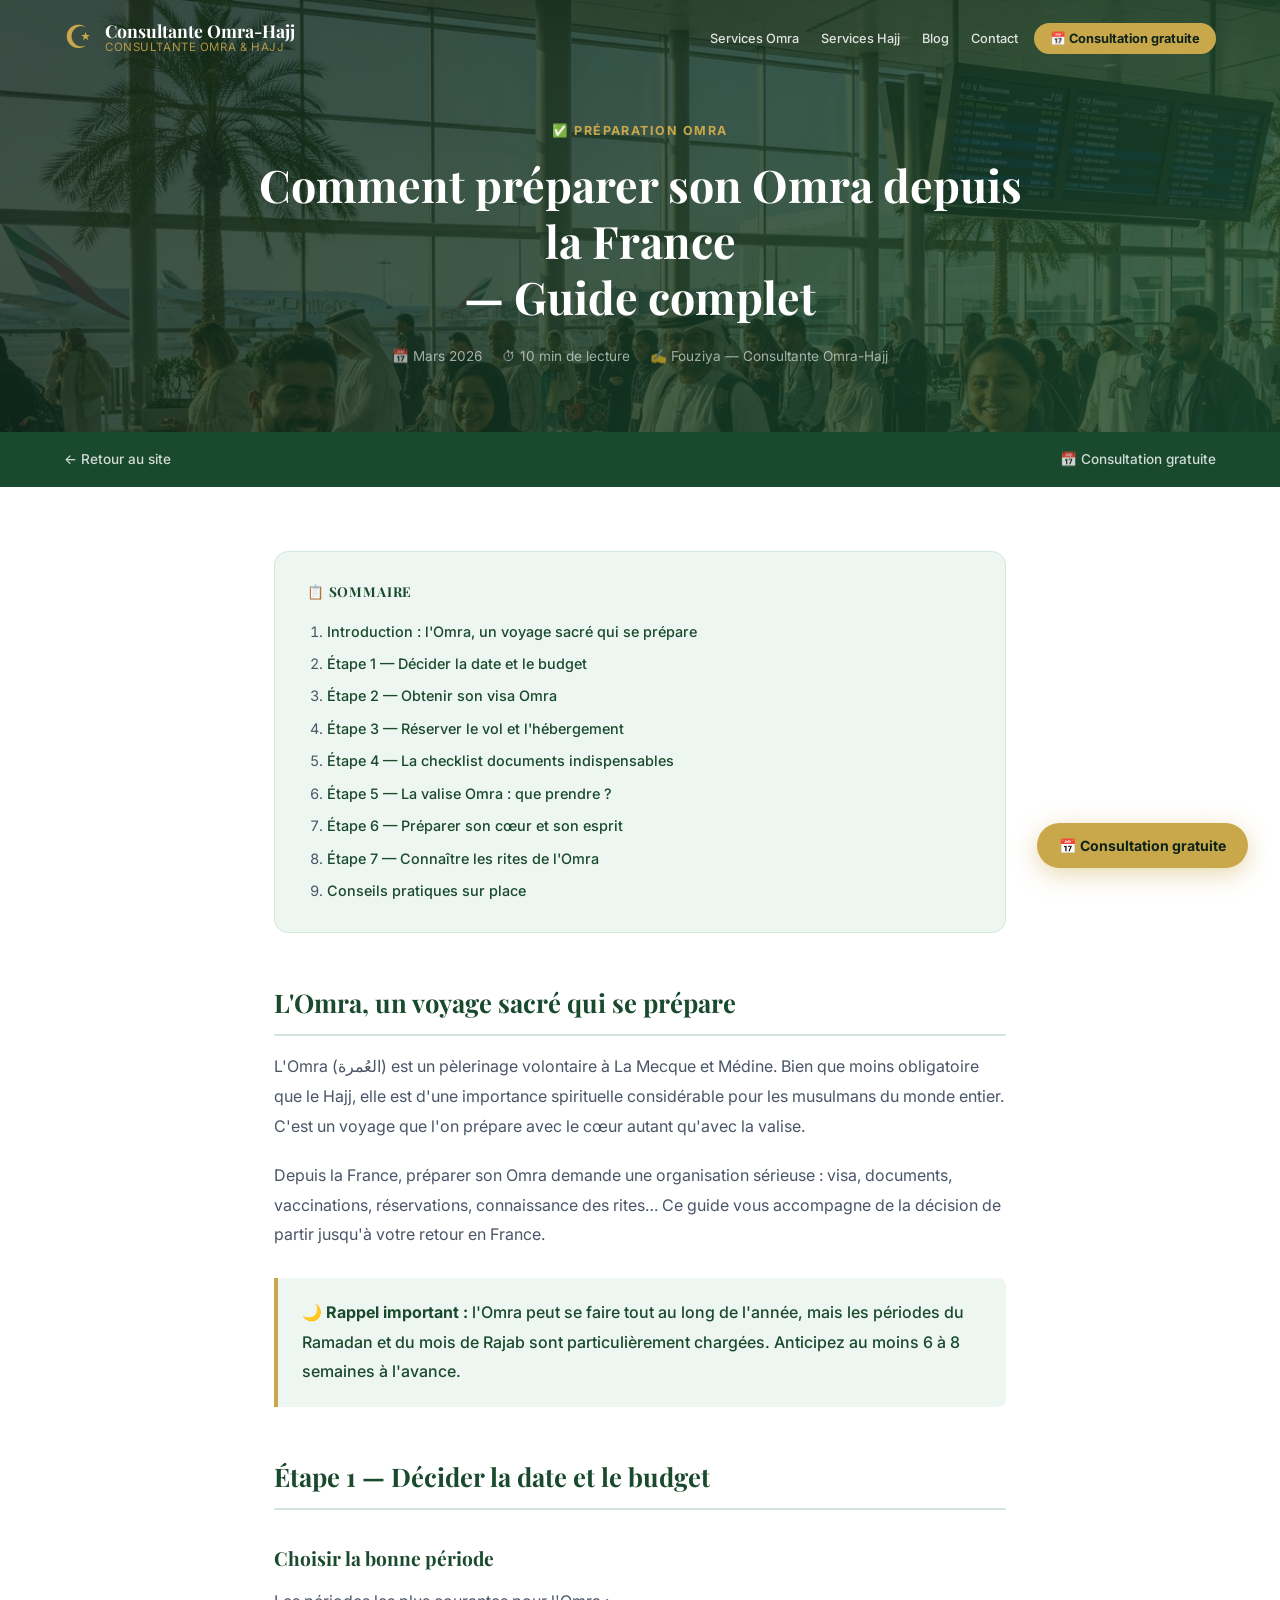
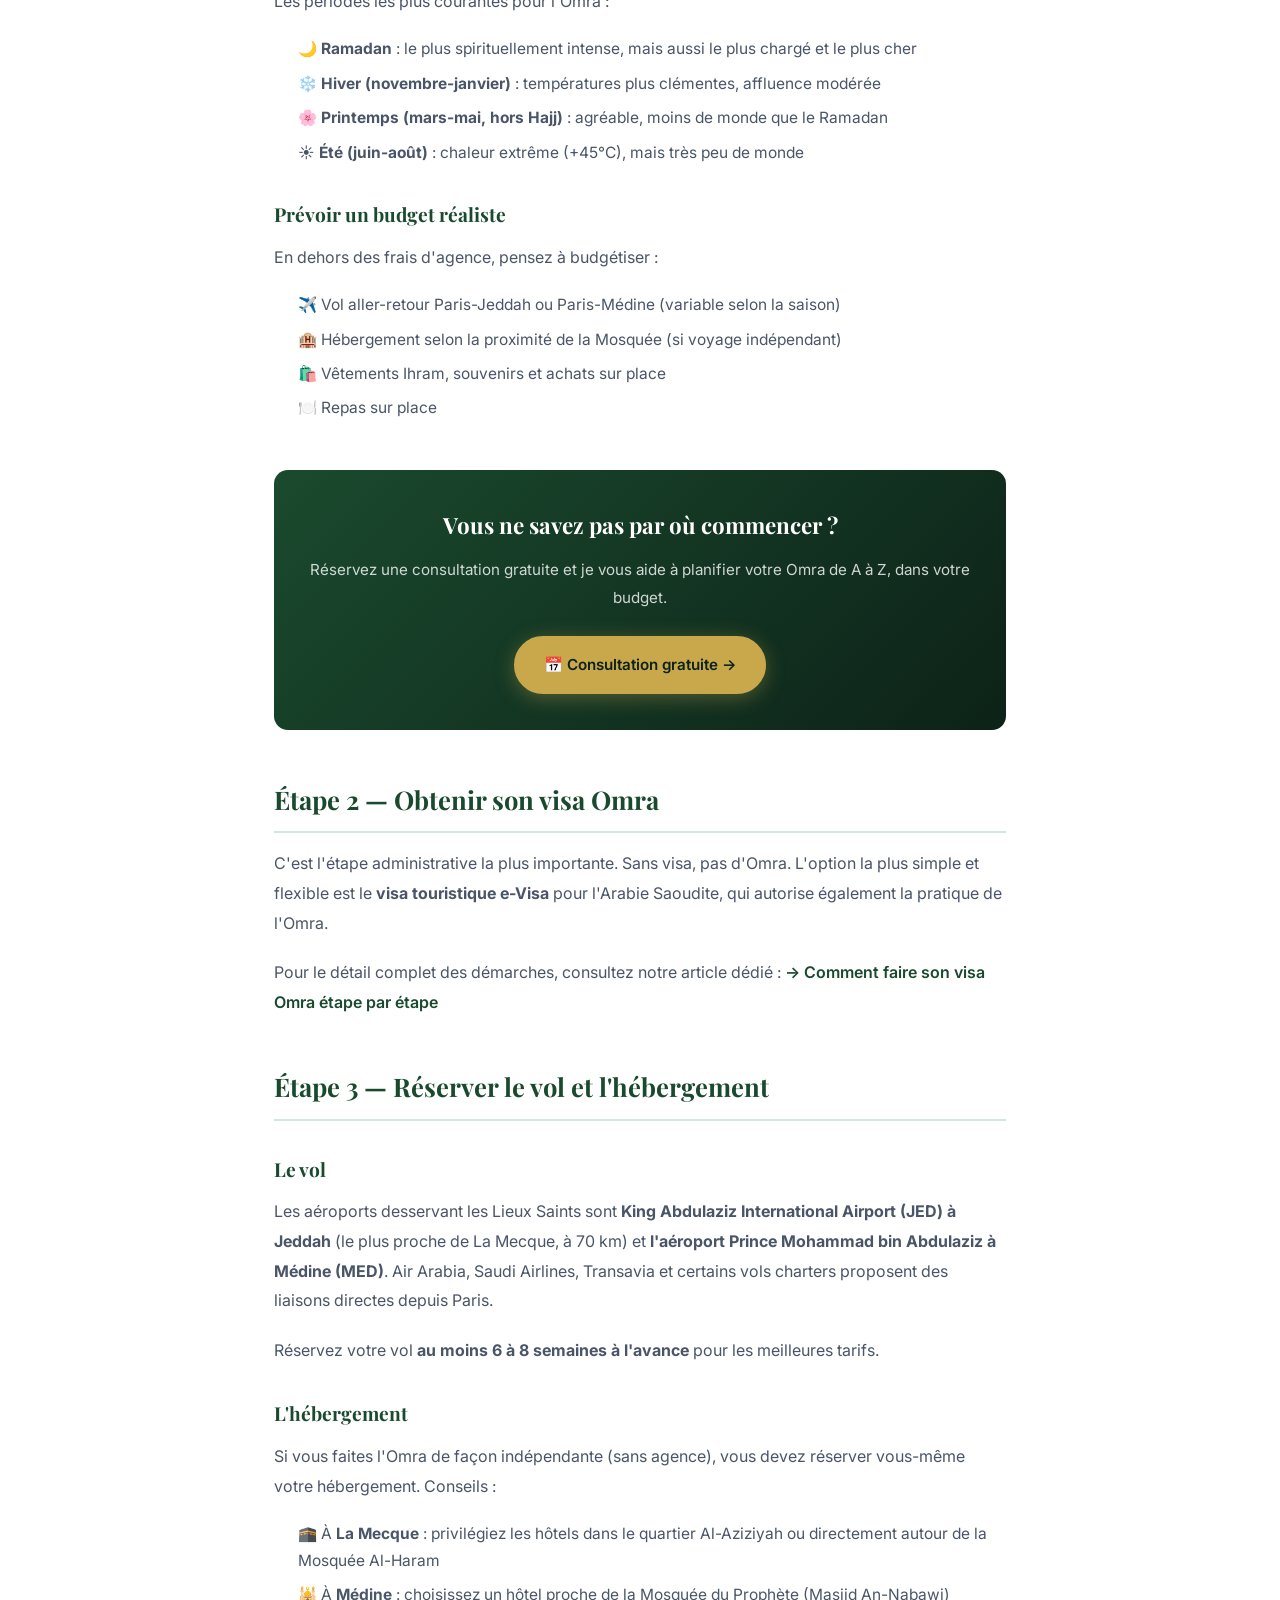
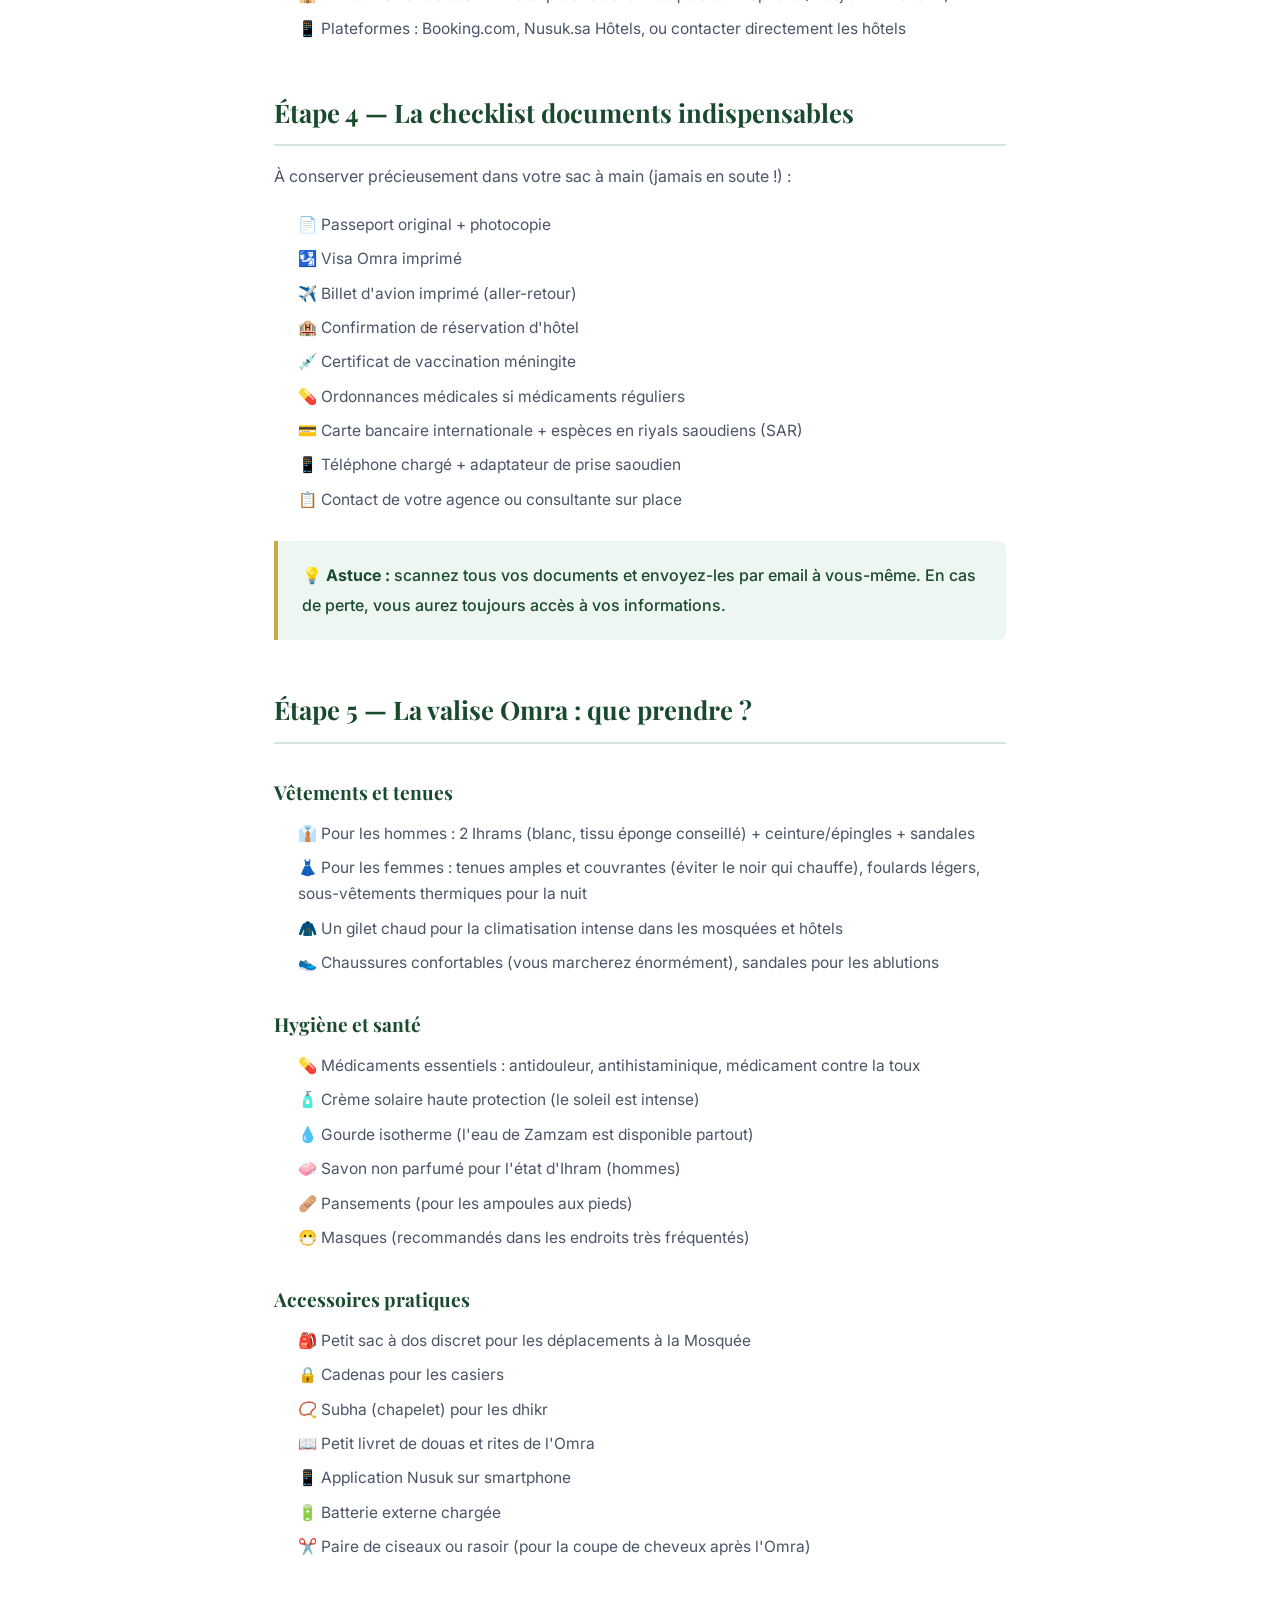
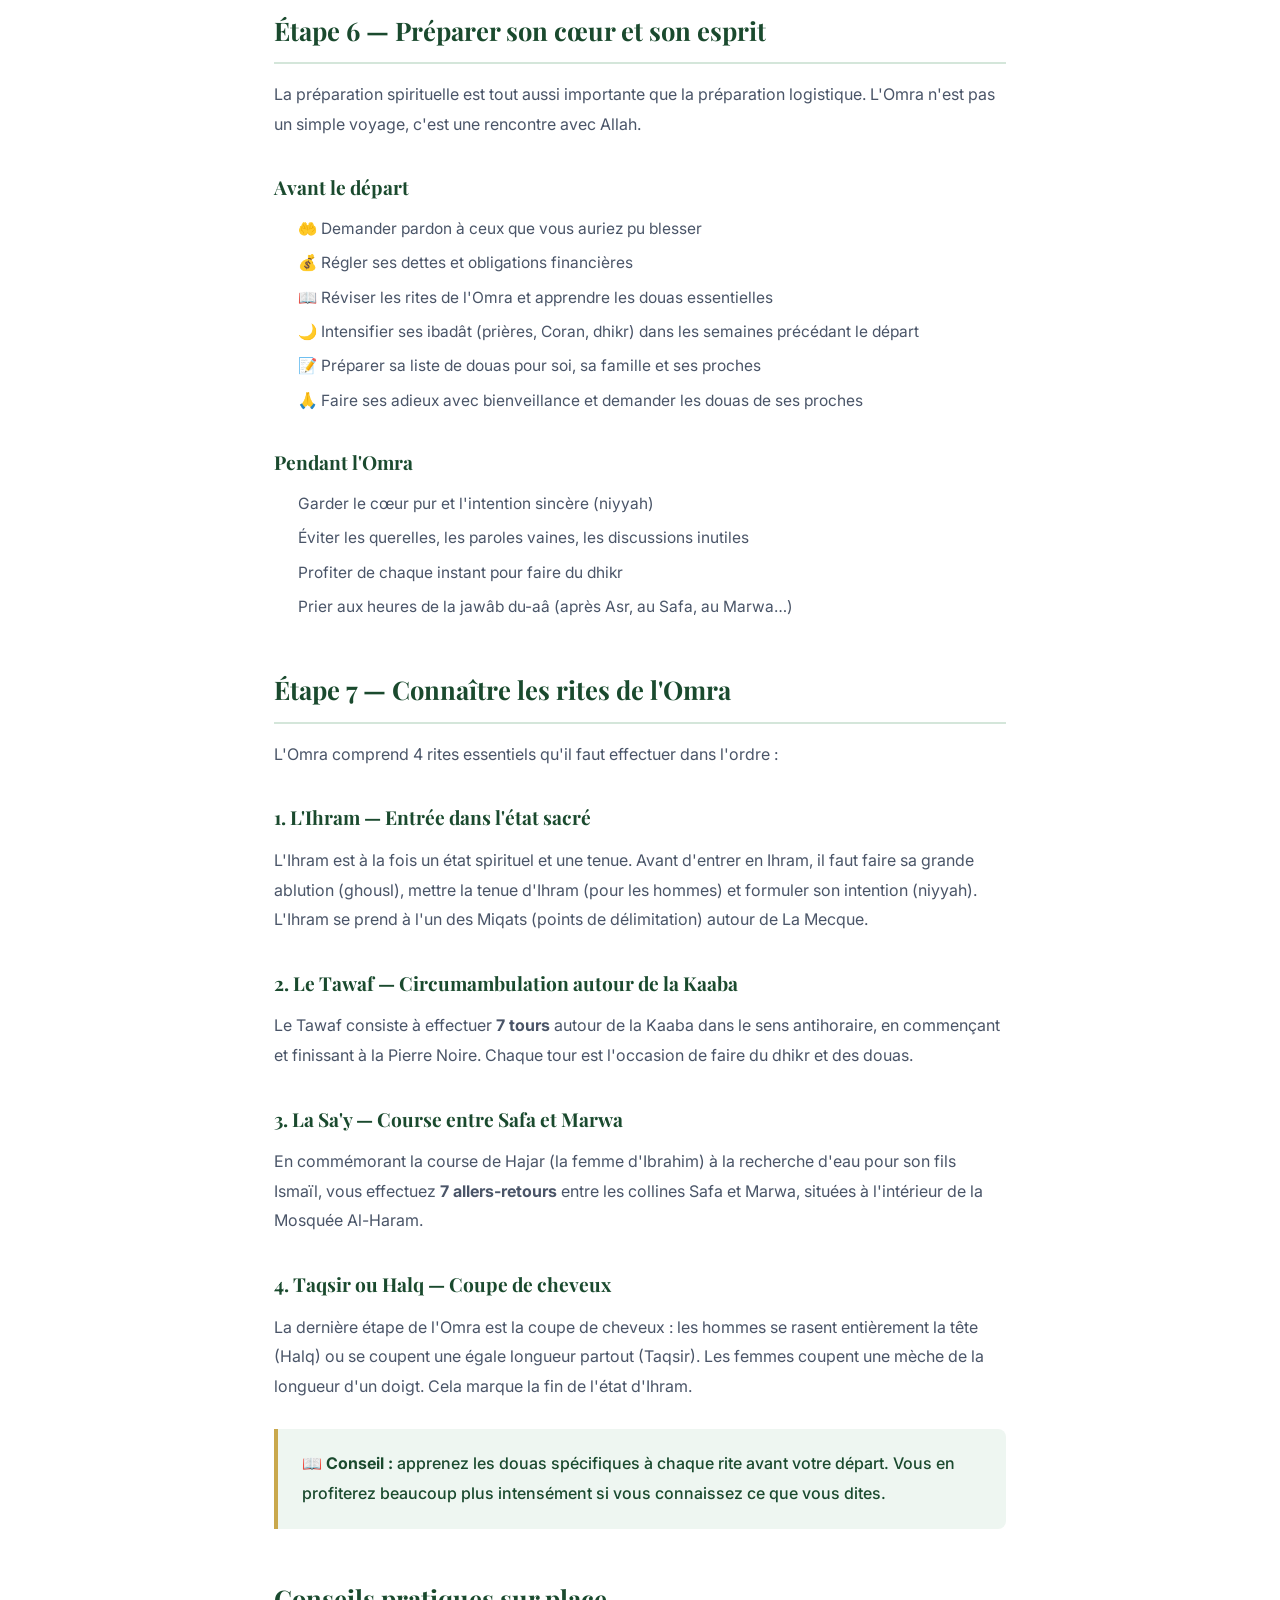
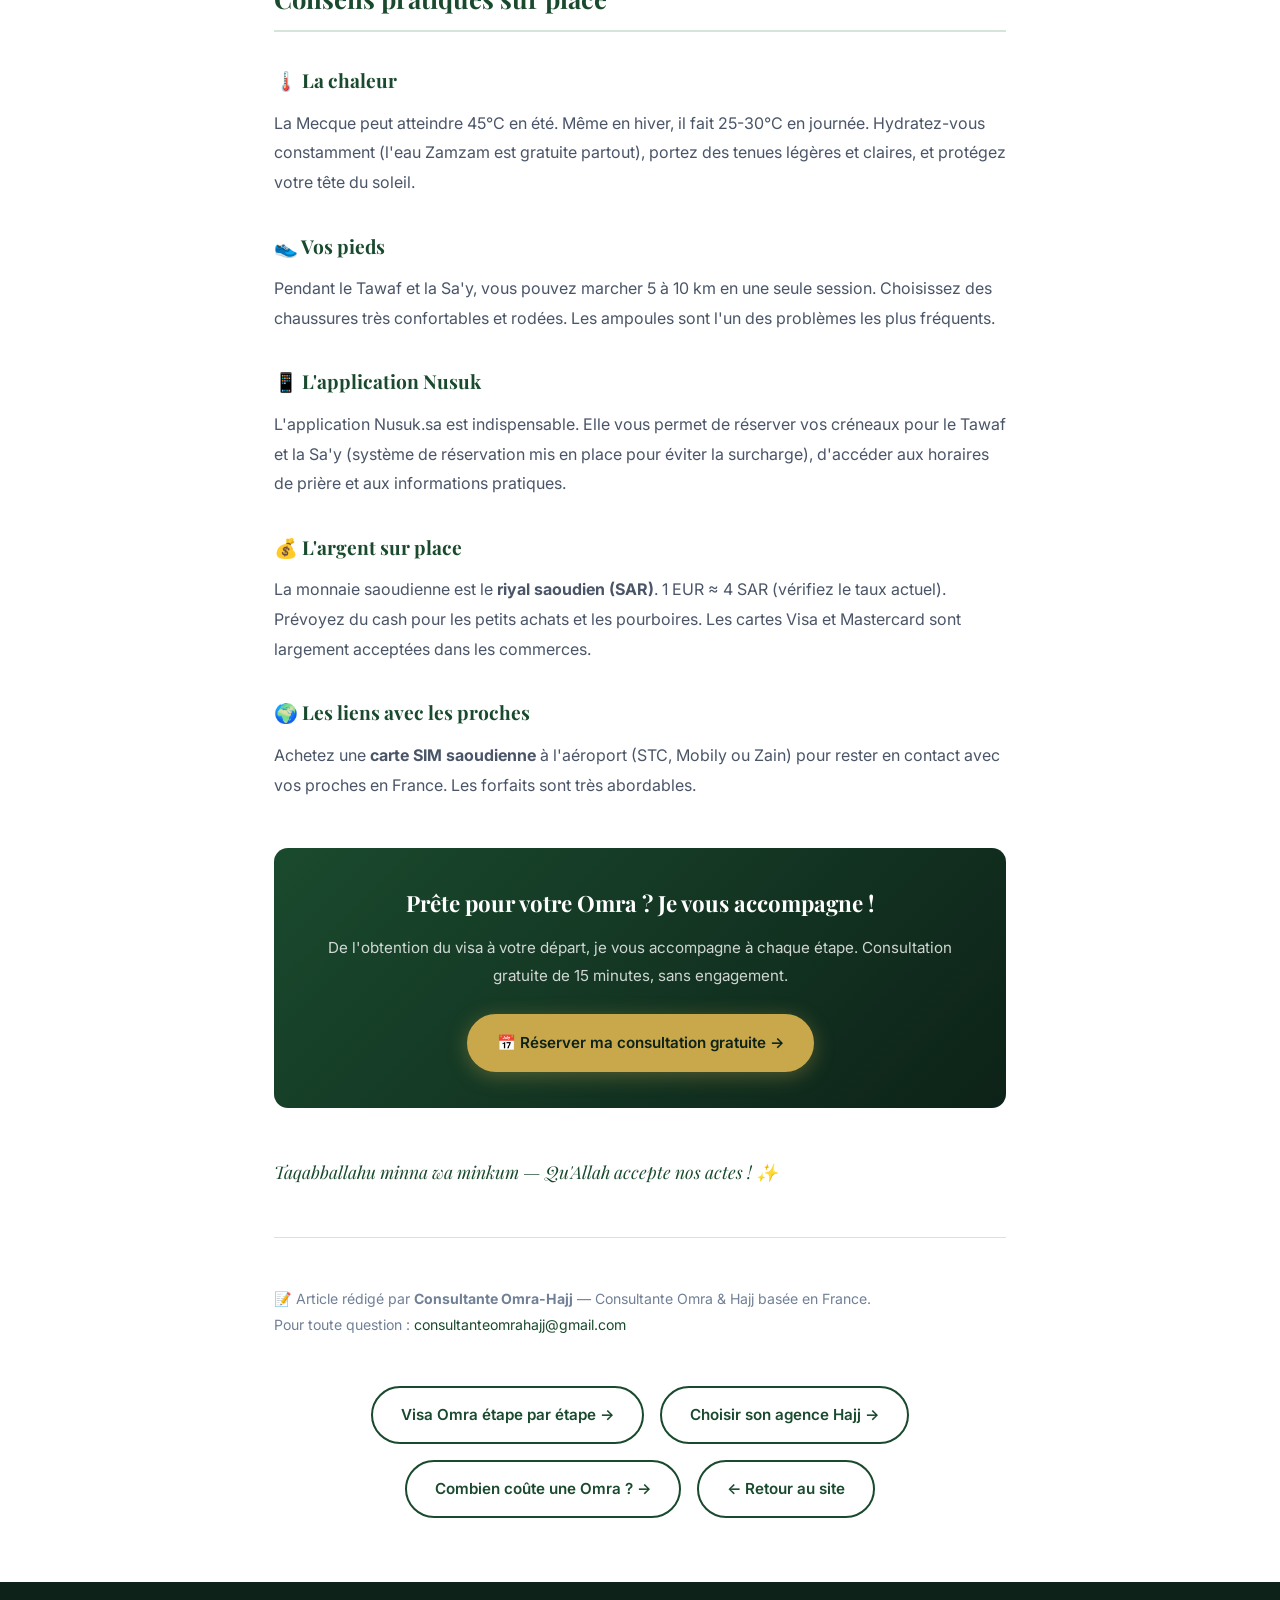
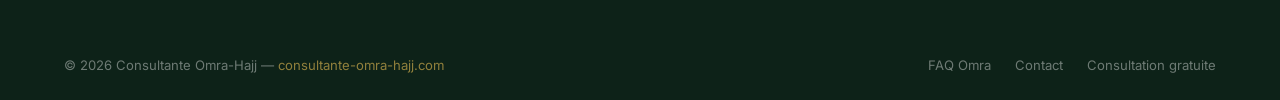
<file: blog-preparer-omra.html>
<!DOCTYPE html>
<html lang="fr">
<head>
  <meta charset="UTF-8">
  <meta name="viewport" content="width=device-width, initial-scale=1.0">
  <title>Comment préparer son Omra depuis la France — Guide complet | Consultante Omra-Hajj</title>
  <meta name="description" content="Comment préparer son Omra depuis la France en 2026 ? Checklist documents, valise, visa, hébergement, préparation spirituelle et rites. Guide complet par Fouziya, consultante Omra indépendante.">
  <meta name="keywords" content="préparer son omra, checklist omra, preparation omra, conseils omra, valise omra, rites omra, omra étapes">
  <meta name="author" content="Fouziya — Consultante Omra-Hajj">
  <meta name="robots" content="index, follow">
  <link rel="canonical" href="https://consultante-omra-hajj.com/blog-preparer-omra.html">
  <meta property="og:type" content="article">
  <meta property="og:title" content="Comment bien préparer son Omra">
  <meta property="og:description" content="Guide complet : checklist documents, valise, préparation spirituelle et conseils pratiques pour votre Omra.">
  <meta property="og:url" content="https://consultante-omra-hajj.com/blog-preparer-omra.html">
  <script type="application/ld+json">
  {
    "@context": "https://schema.org",
    "@type": "Article",
    "headline": "Comment bien préparer son Omra",
    "description": "Guide complet avec checklist, préparation spirituelle et conseils pratiques pour une Omra réussie.",
    "author": { "@type": "Person", "name": "Fouziya", "jobTitle": "Consultante Omra & Hajj indépendante" },
    "publisher": { "@type": "Organization", "name": "Consultante Omra-Hajj", "url": "https://consultante-omra-hajj.com" },
    "datePublished": "2026-03-01",
    "url": "https://consultante-omra-hajj.com/blog-preparer-omra.html"
  }
  </script>
  <link rel="preconnect" href="https://fonts.googleapis.com">
  <link rel="preconnect" href="https://fonts.gstatic.com" crossorigin>
  <link href="https://fonts.googleapis.com/css2?family=Playfair+Display:ital,wght@0,400;0,600;0,700;1,400&family=Inter:wght@300;400;500;600;700&display=swap" rel="stylesheet">
  <link href="https://assets.calendly.com/assets/external/widget.css" rel="stylesheet">
  <link rel="stylesheet" href="style.css">
  <link rel="icon" type="image/svg+xml" href="data:image/svg+xml,<svg xmlns='http://www.w3.org/2000/svg' viewBox='0 0 100 100'><text y='.9em' font-size='90'>🕌</text></svg>">
</head>
<body>

<nav class="navbar scrolled" id="navbar" role="navigation">
  <div class="nav-container">
    <a href="index.html" class="nav-logo">
      <span class="logo-icon" aria-hidden="true">☪</span>
      <div class="logo-text">
        <span class="logo-main">Consultante Omra-Hajj</span>
        <span class="logo-sub">Consultante Omra &amp; Hajj</span>
      </div>
    </a>
    <ul class="nav-menu" id="nav-menu">
      <li><a href="index.html#services-omra" class="nav-link">Services Omra</a></li>
      <li><a href="index.html#services-hajj" class="nav-link">Services Hajj</a></li>
      <li><a href="index.html#blog" class="nav-link">Blog</a></li>
      <li><a href="index.html#contact" class="nav-link">Contact</a></li>
      <li><a href="#" class="nav-cta" onclick="openCalendly(); return false;">📅 Consultation gratuite</a></li>
    </ul>
    <button class="nav-toggle" id="nav-toggle" aria-label="Menu"><span></span><span></span><span></span></button>
  </div>
</nav>

<header class="blog-header" style="position:relative; overflow:hidden;">
  <img src="images/pelerins-depart.jpg" alt="Pèlerins à l'aéroport pour l'Omra" loading="eager"
    style="position:absolute;inset:0;width:100%;height:100%;object-fit:cover;object-position:center top;opacity:0.2;z-index:0;">
  <div class="container" style="position:relative;z-index:1;">
    <span class="blog-header-cat">✅ Préparation Omra</span>
    <h1>Comment préparer son Omra depuis la France<br>— Guide complet</h1>
    <div class="blog-header-meta">
      <span>📅 Mars 2026</span>
      <span>⏱ 10 min de lecture</span>
      <span>✍️ Fouziya — Consultante Omra-Hajj</span>
    </div>
  </div>
</header>

<nav class="blog-nav" aria-label="Navigation article">
  <div class="blog-nav-inner">
    <a href="index.html">← Retour au site</a>
    <a href="#" onclick="openCalendly(); return false;">📅 Consultation gratuite</a>
  </div>
</nav>

<main class="blog-body">

  <div class="blog-toc">
    <h4>📋 Sommaire</h4>
    <ol>
      <li><a href="#introduction">Introduction : l'Omra, un voyage sacré qui se prépare</a></li>
      <li><a href="#etape1">Étape 1 — Décider la date et le budget</a></li>
      <li><a href="#etape2">Étape 2 — Obtenir son visa Omra</a></li>
      <li><a href="#etape3">Étape 3 — Réserver le vol et l'hébergement</a></li>
      <li><a href="#etape4">Étape 4 — La checklist documents indispensables</a></li>
      <li><a href="#etape5">Étape 5 — La valise Omra : que prendre ?</a></li>
      <li><a href="#etape6">Étape 6 — Préparer son cœur et son esprit</a></li>
      <li><a href="#etape7">Étape 7 — Connaître les rites de l'Omra</a></li>
      <li><a href="#conseils">Conseils pratiques sur place</a></li>
    </ol>
  </div>

  <h2 id="introduction">L'Omra, un voyage sacré qui se prépare</h2>
  <p>
    L'Omra (العُمرة) est un pèlerinage volontaire à La Mecque et Médine. Bien que moins obligatoire que le Hajj, elle est d'une importance spirituelle considérable pour les musulmans du monde entier. C'est un voyage que l'on prépare avec le cœur autant qu'avec la valise.
  </p>
  <p>
    Depuis la France, préparer son Omra demande une organisation sérieuse : visa, documents, vaccinations, réservations, connaissance des rites… Ce guide vous accompagne de la décision de partir jusqu'à votre retour en France.
  </p>

  <div class="blog-callout">
    <p>🌙 <strong>Rappel important :</strong> l'Omra peut se faire tout au long de l'année, mais les périodes du Ramadan et du mois de Rajab sont particulièrement chargées. Anticipez au moins 6 à 8 semaines à l'avance.</p>
  </div>

  <h2 id="etape1">Étape 1 — Décider la date et le budget</h2>

  <h3>Choisir la bonne période</h3>
  <p>Les périodes les plus courantes pour l'Omra :</p>
  <ul>
    <li>🌙 <strong>Ramadan</strong> : le plus spirituellement intense, mais aussi le plus chargé et le plus cher</li>
    <li>❄️ <strong>Hiver (novembre-janvier)</strong> : températures plus clémentes, affluence modérée</li>
    <li>🌸 <strong>Printemps (mars-mai, hors Hajj)</strong> : agréable, moins de monde que le Ramadan</li>
    <li>☀️ <strong>Été (juin-août)</strong> : chaleur extrême (+45°C), mais très peu de monde</li>
  </ul>

  <h3>Prévoir un budget réaliste</h3>
  <p>En dehors des frais d'agence, pensez à budgétiser :</p>
  <ul>
    <li>✈️ Vol aller-retour Paris-Jeddah ou Paris-Médine (variable selon la saison)</li>
    <li>🏨 Hébergement selon la proximité de la Mosquée (si voyage indépendant)</li>
    <li>🛍️ Vêtements Ihram, souvenirs et achats sur place</li>
    <li>🍽️ Repas sur place</li>
  </ul>

  <div class="blog-cta-box">
    <h3>Vous ne savez pas par où commencer ?</h3>
    <p>Réservez une consultation gratuite et je vous aide à planifier votre Omra de A à Z, dans votre budget.</p>
    <a href="#" class="btn btn-primary" onclick="openCalendly(); return false;">📅 Consultation gratuite →</a>
  </div>

  <h2 id="etape2">Étape 2 — Obtenir son visa Omra</h2>
  <p>
    C'est l'étape administrative la plus importante. Sans visa, pas d'Omra. L'option la plus simple et flexible est le <strong>visa touristique e-Visa</strong> pour l'Arabie Saoudite, qui autorise également la pratique de l'Omra.
  </p>
  <p>
    Pour le détail complet des démarches, consultez notre article dédié :
    <a href="blog-visa-omra.html" style="color:var(--green); font-weight:600">→ Comment faire son visa Omra étape par étape</a>
  </p>

  <h2 id="etape3">Étape 3 — Réserver le vol et l'hébergement</h2>

  <h3>Le vol</h3>
  <p>
    Les aéroports desservant les Lieux Saints sont <strong>King Abdulaziz International Airport (JED) à Jeddah</strong> (le plus proche de La Mecque, à 70 km) et <strong>l'aéroport Prince Mohammad bin Abdulaziz à Médine (MED)</strong>. Air Arabia, Saudi Airlines, Transavia et certains vols charters proposent des liaisons directes depuis Paris.
  </p>
  <p>Réservez votre vol <strong>au moins 6 à 8 semaines à l'avance</strong> pour les meilleures tarifs.</p>

  <h3>L'hébergement</h3>
  <p>
    Si vous faites l'Omra de façon indépendante (sans agence), vous devez réserver vous-même votre hébergement. Conseils :
  </p>
  <ul>
    <li>🕋 À <strong>La Mecque</strong> : privilégiez les hôtels dans le quartier Al-Aziziyah ou directement autour de la Mosquée Al-Haram</li>
    <li>🕌 À <strong>Médine</strong> : choisissez un hôtel proche de la Mosquée du Prophète (Masjid An-Nabawi)</li>
    <li>📱 Plateformes : Booking.com, Nusuk.sa Hôtels, ou contacter directement les hôtels</li>
  </ul>

  <h2 id="etape4">Étape 4 — La checklist documents indispensables</h2>

  <p>À conserver précieusement dans votre sac à main (jamais en soute !) :</p>
  <ul>
    <li>📄 Passeport original + photocopie</li>
    <li>🛂 Visa Omra imprimé</li>
    <li>✈️ Billet d'avion imprimé (aller-retour)</li>
    <li>🏨 Confirmation de réservation d'hôtel</li>
    <li>💉 Certificat de vaccination méningite</li>
    <li>💊 Ordonnances médicales si médicaments réguliers</li>
    <li>💳 Carte bancaire internationale + espèces en riyals saoudiens (SAR)</li>
    <li>📱 Téléphone chargé + adaptateur de prise saoudien</li>
    <li>📋 Contact de votre agence ou consultante sur place</li>
  </ul>

  <div class="blog-callout">
    <p>💡 <strong>Astuce :</strong> scannez tous vos documents et envoyez-les par email à vous-même. En cas de perte, vous aurez toujours accès à vos informations.</p>
  </div>

  <h2 id="etape5">Étape 5 — La valise Omra : que prendre ?</h2>

  <h3>Vêtements et tenues</h3>
  <ul>
    <li>👔 Pour les hommes : 2 Ihrams (blanc, tissu éponge conseillé) + ceinture/épingles + sandales</li>
    <li>👗 Pour les femmes : tenues amples et couvrantes (éviter le noir qui chauffe), foulards légers, sous-vêtements thermiques pour la nuit</li>
    <li>🧥 Un gilet chaud pour la climatisation intense dans les mosquées et hôtels</li>
    <li>👟 Chaussures confortables (vous marcherez énormément), sandales pour les ablutions</li>
  </ul>

  <h3>Hygiène et santé</h3>
  <ul>
    <li>💊 Médicaments essentiels : antidouleur, antihistaminique, médicament contre la toux</li>
    <li>🧴 Crème solaire haute protection (le soleil est intense)</li>
    <li>💧 Gourde isotherme (l'eau de Zamzam est disponible partout)</li>
    <li>🧼 Savon non parfumé pour l'état d'Ihram (hommes)</li>
    <li>🩹 Pansements (pour les ampoules aux pieds)</li>
    <li>😷 Masques (recommandés dans les endroits très fréquentés)</li>
  </ul>

  <h3>Accessoires pratiques</h3>
  <ul>
    <li>🎒 Petit sac à dos discret pour les déplacements à la Mosquée</li>
    <li>🔒 Cadenas pour les casiers</li>
    <li>📿 Subha (chapelet) pour les dhikr</li>
    <li>📖 Petit livret de douas et rites de l'Omra</li>
    <li>📱 Application Nusuk sur smartphone</li>
    <li>🔋 Batterie externe chargée</li>
    <li>✂️ Paire de ciseaux ou rasoir (pour la coupe de cheveux après l'Omra)</li>
  </ul>

  <h2 id="etape6">Étape 6 — Préparer son cœur et son esprit</h2>
  <p>
    La préparation spirituelle est tout aussi importante que la préparation logistique. L'Omra n'est pas un simple voyage, c'est une rencontre avec Allah.
  </p>

  <h3>Avant le départ</h3>
  <ul>
    <li>🤲 Demander pardon à ceux que vous auriez pu blesser</li>
    <li>💰 Régler ses dettes et obligations financières</li>
    <li>📖 Réviser les rites de l'Omra et apprendre les douas essentielles</li>
    <li>🌙 Intensifier ses ibadât (prières, Coran, dhikr) dans les semaines précédant le départ</li>
    <li>📝 Préparer sa liste de douas pour soi, sa famille et ses proches</li>
    <li>🙏 Faire ses adieux avec bienveillance et demander les douas de ses proches</li>
  </ul>

  <h3>Pendant l'Omra</h3>
  <ul>
    <li>Garder le cœur pur et l'intention sincère (niyyah)</li>
    <li>Éviter les querelles, les paroles vaines, les discussions inutiles</li>
    <li>Profiter de chaque instant pour faire du dhikr</li>
    <li>Prier aux heures de la jawâb du-aâ (après Asr, au Safa, au Marwa…)</li>
  </ul>

  <h2 id="etape7">Étape 7 — Connaître les rites de l'Omra</h2>
  <p>
    L'Omra comprend 4 rites essentiels qu'il faut effectuer dans l'ordre :
  </p>

  <h3>1. L'Ihram — Entrée dans l'état sacré</h3>
  <p>
    L'Ihram est à la fois un état spirituel et une tenue. Avant d'entrer en Ihram, il faut faire sa grande ablution (ghousl), mettre la tenue d'Ihram (pour les hommes) et formuler son intention (niyyah). L'Ihram se prend à l'un des Miqats (points de délimitation) autour de La Mecque.
  </p>

  <h3>2. Le Tawaf — Circumambulation autour de la Kaaba</h3>
  <p>
    Le Tawaf consiste à effectuer <strong>7 tours</strong> autour de la Kaaba dans le sens antihoraire, en commençant et finissant à la Pierre Noire. Chaque tour est l'occasion de faire du dhikr et des douas.
  </p>

  <h3>3. La Sa'y — Course entre Safa et Marwa</h3>
  <p>
    En commémorant la course de Hajar (la femme d'Ibrahim) à la recherche d'eau pour son fils Ismaïl, vous effectuez <strong>7 allers-retours</strong> entre les collines Safa et Marwa, situées à l'intérieur de la Mosquée Al-Haram.
  </p>

  <h3>4. Taqsir ou Halq — Coupe de cheveux</h3>
  <p>
    La dernière étape de l'Omra est la coupe de cheveux : les hommes se rasent entièrement la tête (Halq) ou se coupent une égale longueur partout (Taqsir). Les femmes coupent une mèche de la longueur d'un doigt. Cela marque la fin de l'état d'Ihram.
  </p>

  <div class="blog-callout">
    <p>📖 <strong>Conseil :</strong> apprenez les douas spécifiques à chaque rite avant votre départ. Vous en profiterez beaucoup plus intensément si vous connaissez ce que vous dites.</p>
  </div>

  <h2 id="conseils">Conseils pratiques sur place</h2>

  <h3>🌡️ La chaleur</h3>
  <p>
    La Mecque peut atteindre 45°C en été. Même en hiver, il fait 25-30°C en journée. Hydratez-vous constamment (l'eau Zamzam est gratuite partout), portez des tenues légères et claires, et protégez votre tête du soleil.
  </p>

  <h3>👟 Vos pieds</h3>
  <p>
    Pendant le Tawaf et la Sa'y, vous pouvez marcher 5 à 10 km en une seule session. Choisissez des chaussures très confortables et rodées. Les ampoules sont l'un des problèmes les plus fréquents.
  </p>

  <h3>📱 L'application Nusuk</h3>
  <p>
    L'application Nusuk.sa est indispensable. Elle vous permet de réserver vos créneaux pour le Tawaf et la Sa'y (système de réservation mis en place pour éviter la surcharge), d'accéder aux horaires de prière et aux informations pratiques.
  </p>

  <h3>💰 L'argent sur place</h3>
  <p>
    La monnaie saoudienne est le <strong>riyal saoudien (SAR)</strong>. 1 EUR ≈ 4 SAR (vérifiez le taux actuel). Prévoyez du cash pour les petits achats et les pourboires. Les cartes Visa et Mastercard sont largement acceptées dans les commerces.
  </p>

  <h3>🌍 Les liens avec les proches</h3>
  <p>
    Achetez une <strong>carte SIM saoudienne</strong> à l'aéroport (STC, Mobily ou Zain) pour rester en contact avec vos proches en France. Les forfaits sont très abordables.
  </p>

  <div class="blog-cta-box">
    <h3>Prête pour votre Omra ? Je vous accompagne !</h3>
    <p>De l'obtention du visa à votre départ, je vous accompagne à chaque étape. Consultation gratuite de 15 minutes, sans engagement.</p>
    <a href="#" class="btn btn-primary" onclick="openCalendly(); return false;">📅 Réserver ma consultation gratuite →</a>
  </div>

  <p style="font-size:1.1rem; color:var(--green); font-family:var(--font-head); font-style:italic; margin-top:16px">
    Taqabballahu minna wa minkum — Qu'Allah accepte nos actes ! ✨
  </p>

  <hr style="margin:48px 0; border:none; border-top:1px solid var(--border)">

  <p style="font-size:.88rem; color:var(--text-light)">
    📝 Article rédigé par <strong>Consultante Omra-Hajj</strong> — Consultante Omra &amp; Hajj basée en France.<br>
    Pour toute question : <a href="mailto:consultanteomrahajj@gmail.com" style="color:var(--green)">consultanteomrahajj@gmail.com</a>
  </p>

  <div style="margin-top:48px; display:flex; gap:16px; flex-wrap:wrap; justify-content:center">
    <a href="blog-visa-omra.html" class="btn btn-outline-green">Visa Omra étape par étape →</a>
    <a href="blog-agence-hajj.html" class="btn btn-outline-green">Choisir son agence Hajj →</a>
    <a href="blog-cout-omra.html" class="btn btn-outline-green">Combien coûte une Omra ? →</a>
    <a href="index.html" class="btn btn-outline-green">← Retour au site</a>
  </div>
</main>

<footer class="footer" style="padding-top:48px" role="contentinfo">
  <div class="container">
    <div class="footer-bottom">
      <p>&copy; <span class="footer-year">2026</span> Consultante Omra-Hajj — <a href="index.html" style="color:rgba(201,168,76,.7)">consultante-omra-hajj.com</a></p>
      <div class="footer-legal">
        <a href="index.html#faq">FAQ Omra</a>
        <a href="index.html#contact">Contact</a>
        <a href="#" onclick="openCalendly(); return false;">Consultation gratuite</a>
      </div>
    </div>
  </div>
</footer>

<div class="floating-cta">
  <button class="floating-btn" onclick="openCalendly(); return false;">📅 Consultation gratuite</button>
</div>

<script src="https://assets.calendly.com/assets/external/widget.js" type="text/javascript" async></script>
<script src="script.js"></script>
</body>
</html>
</file>
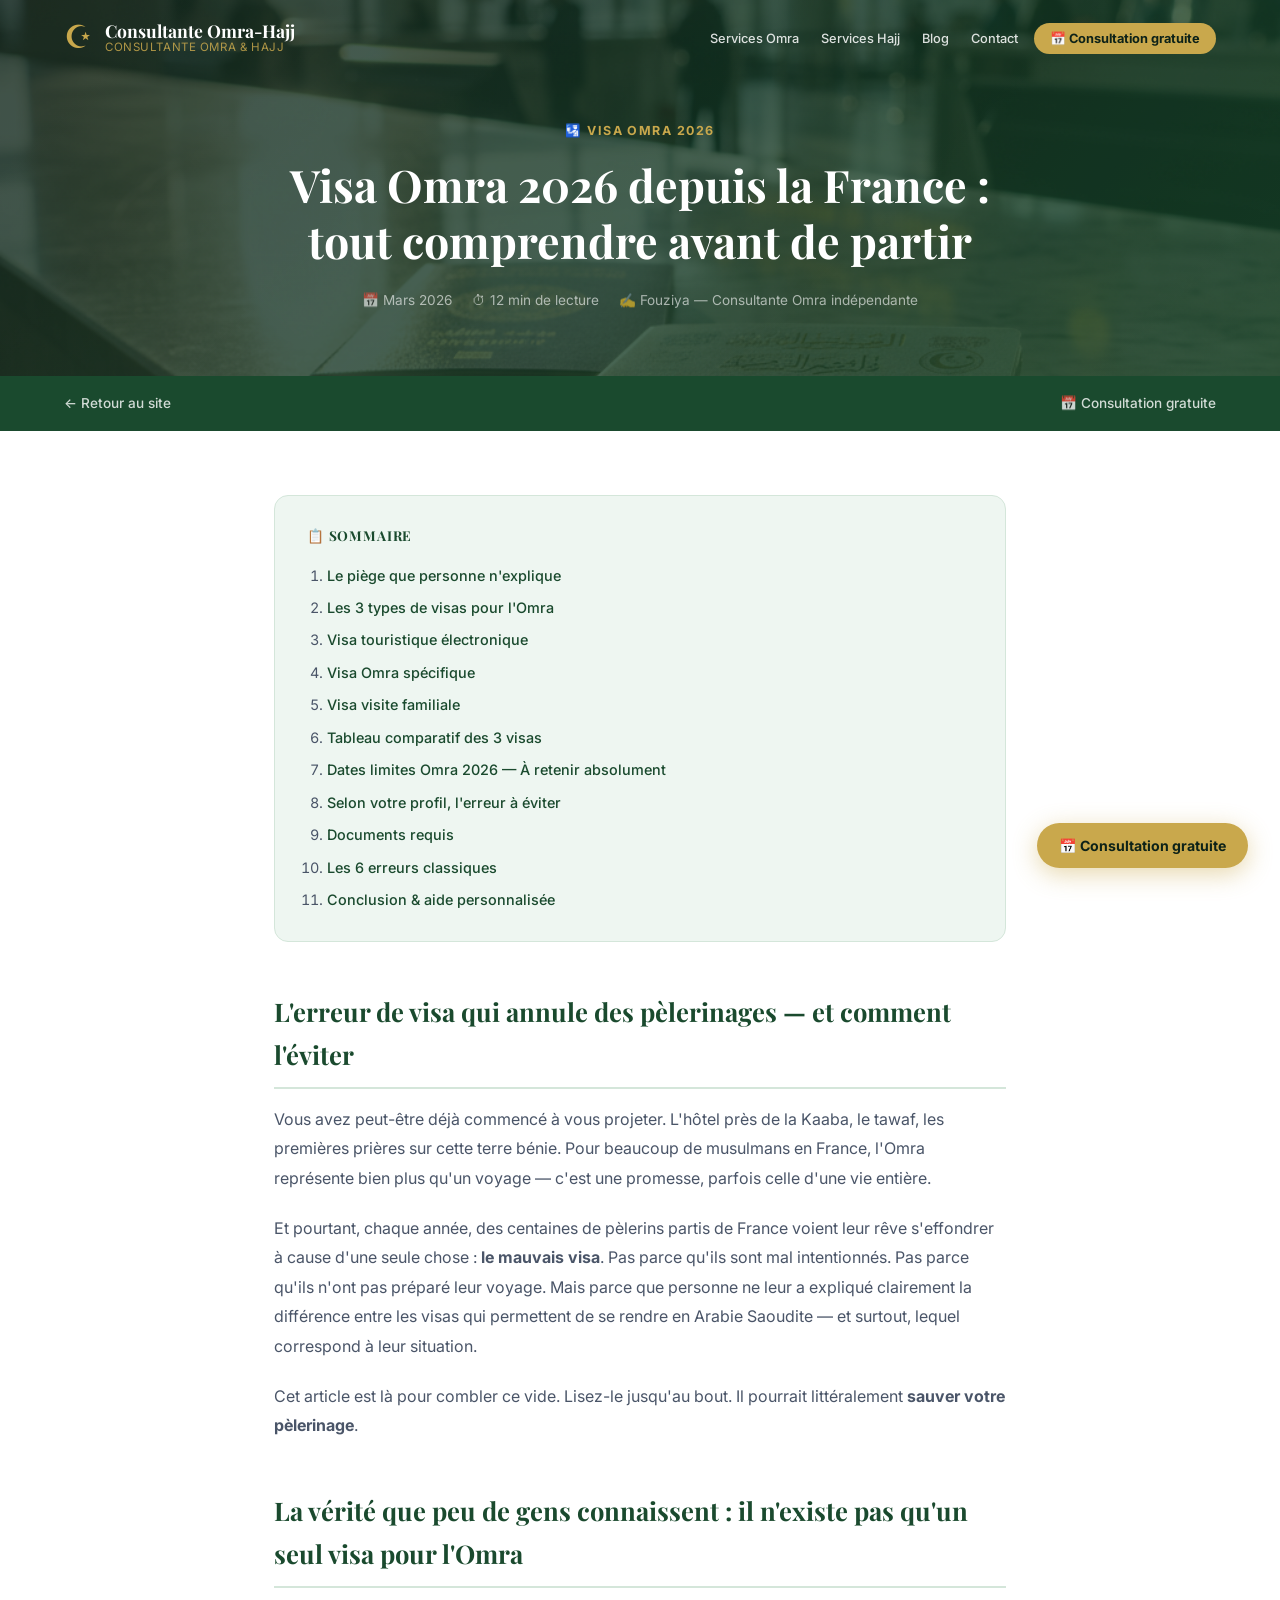
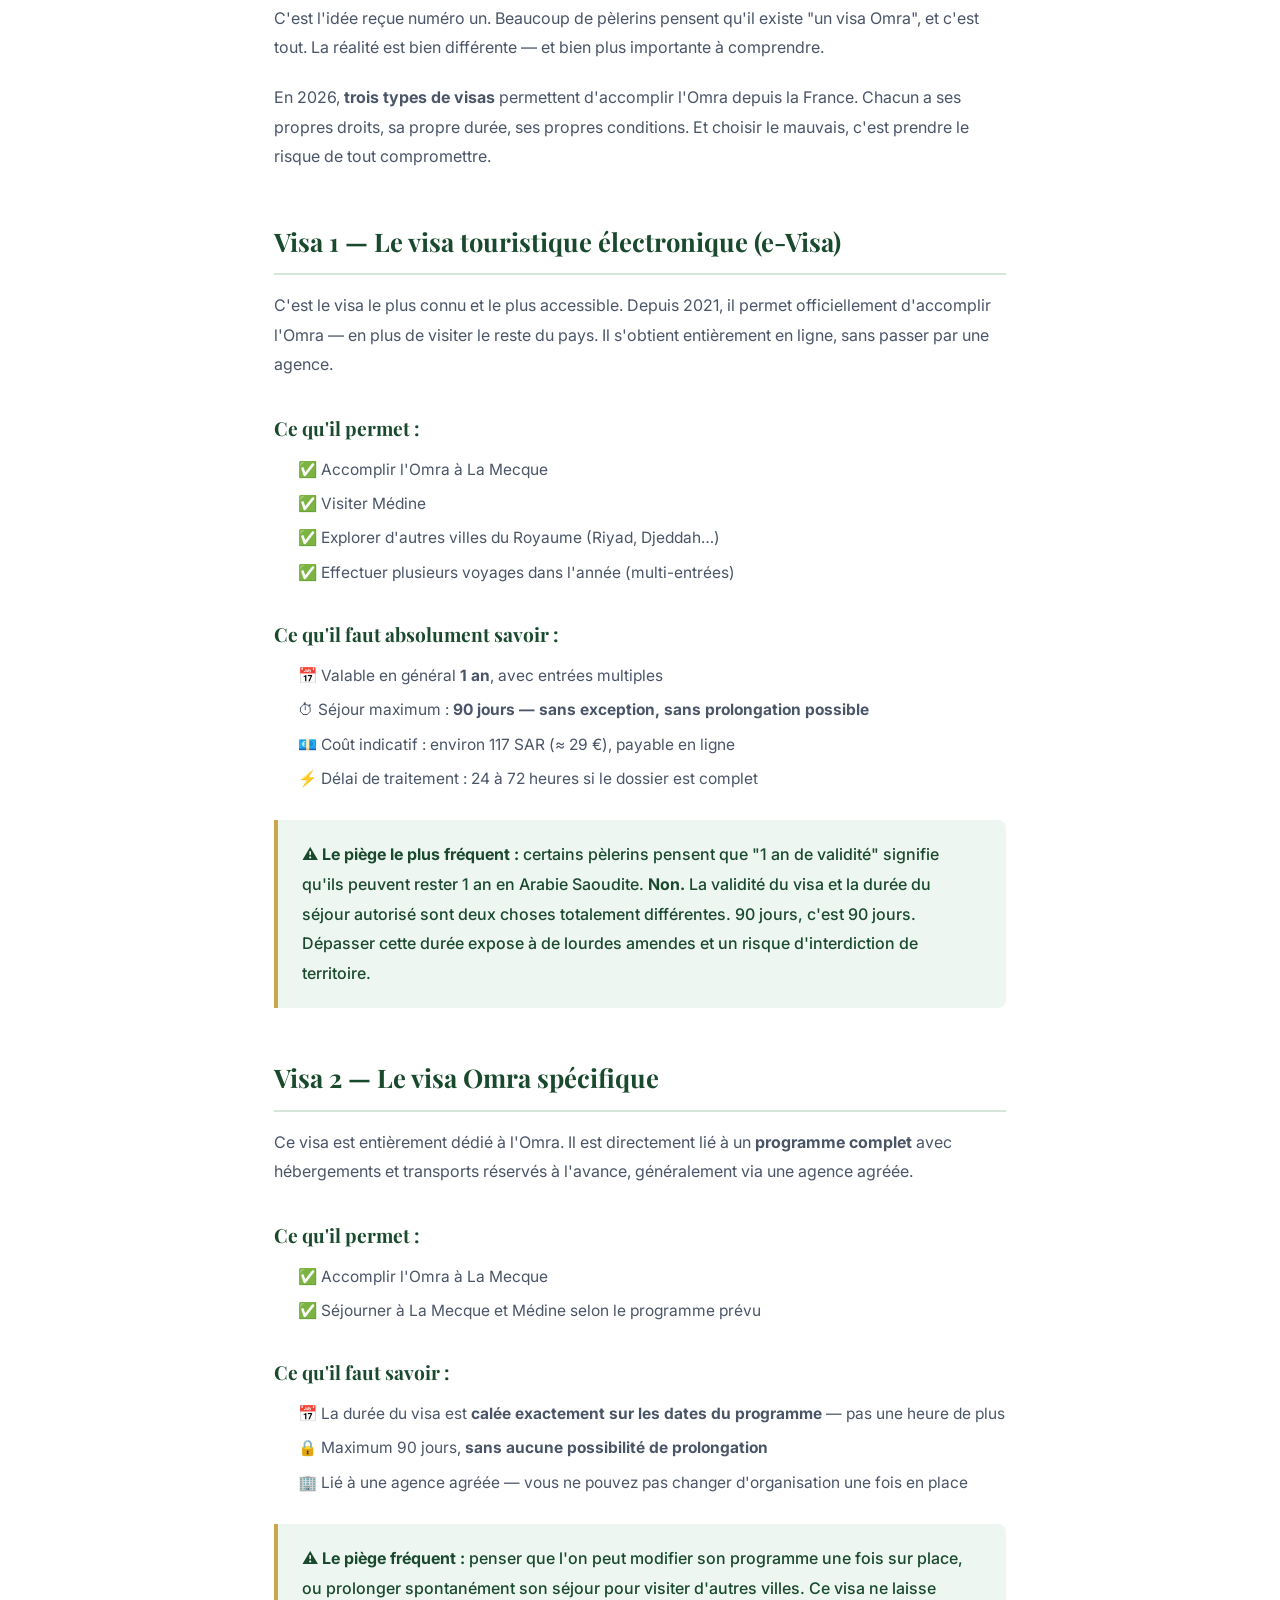
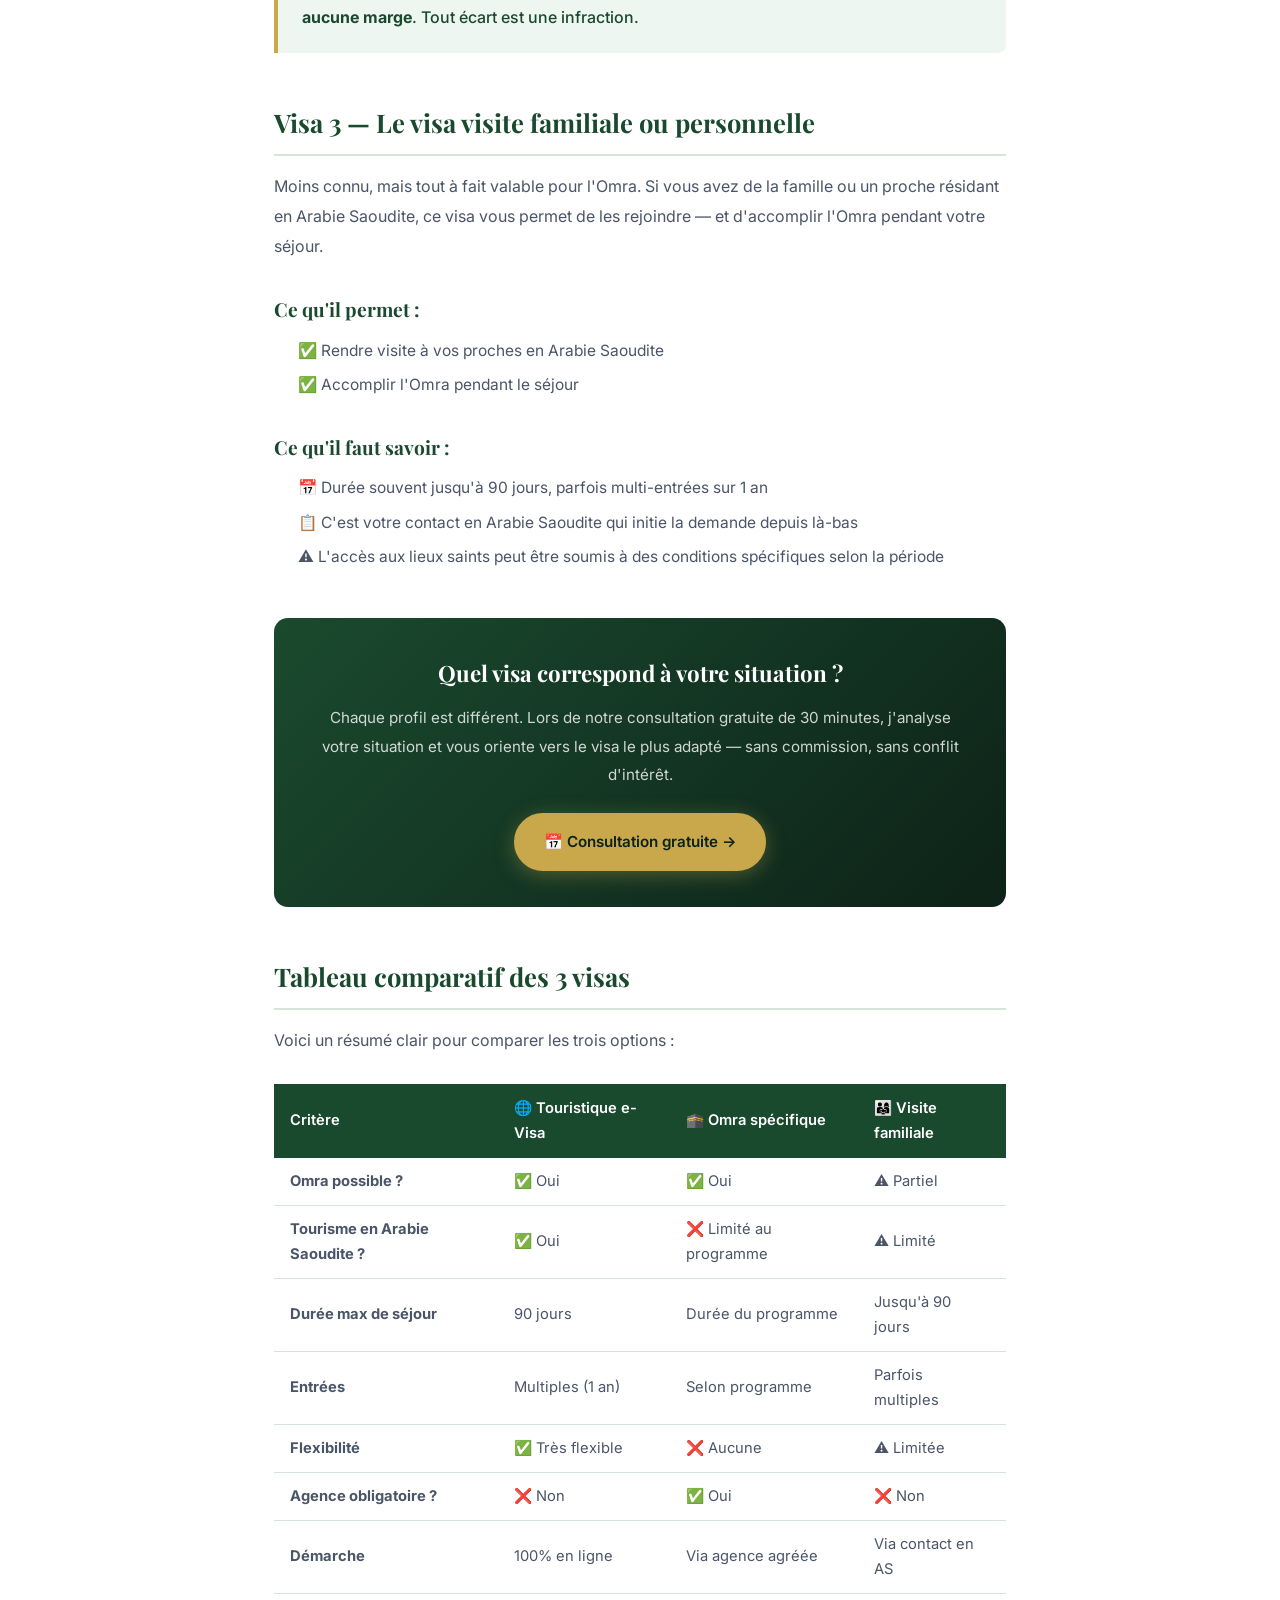
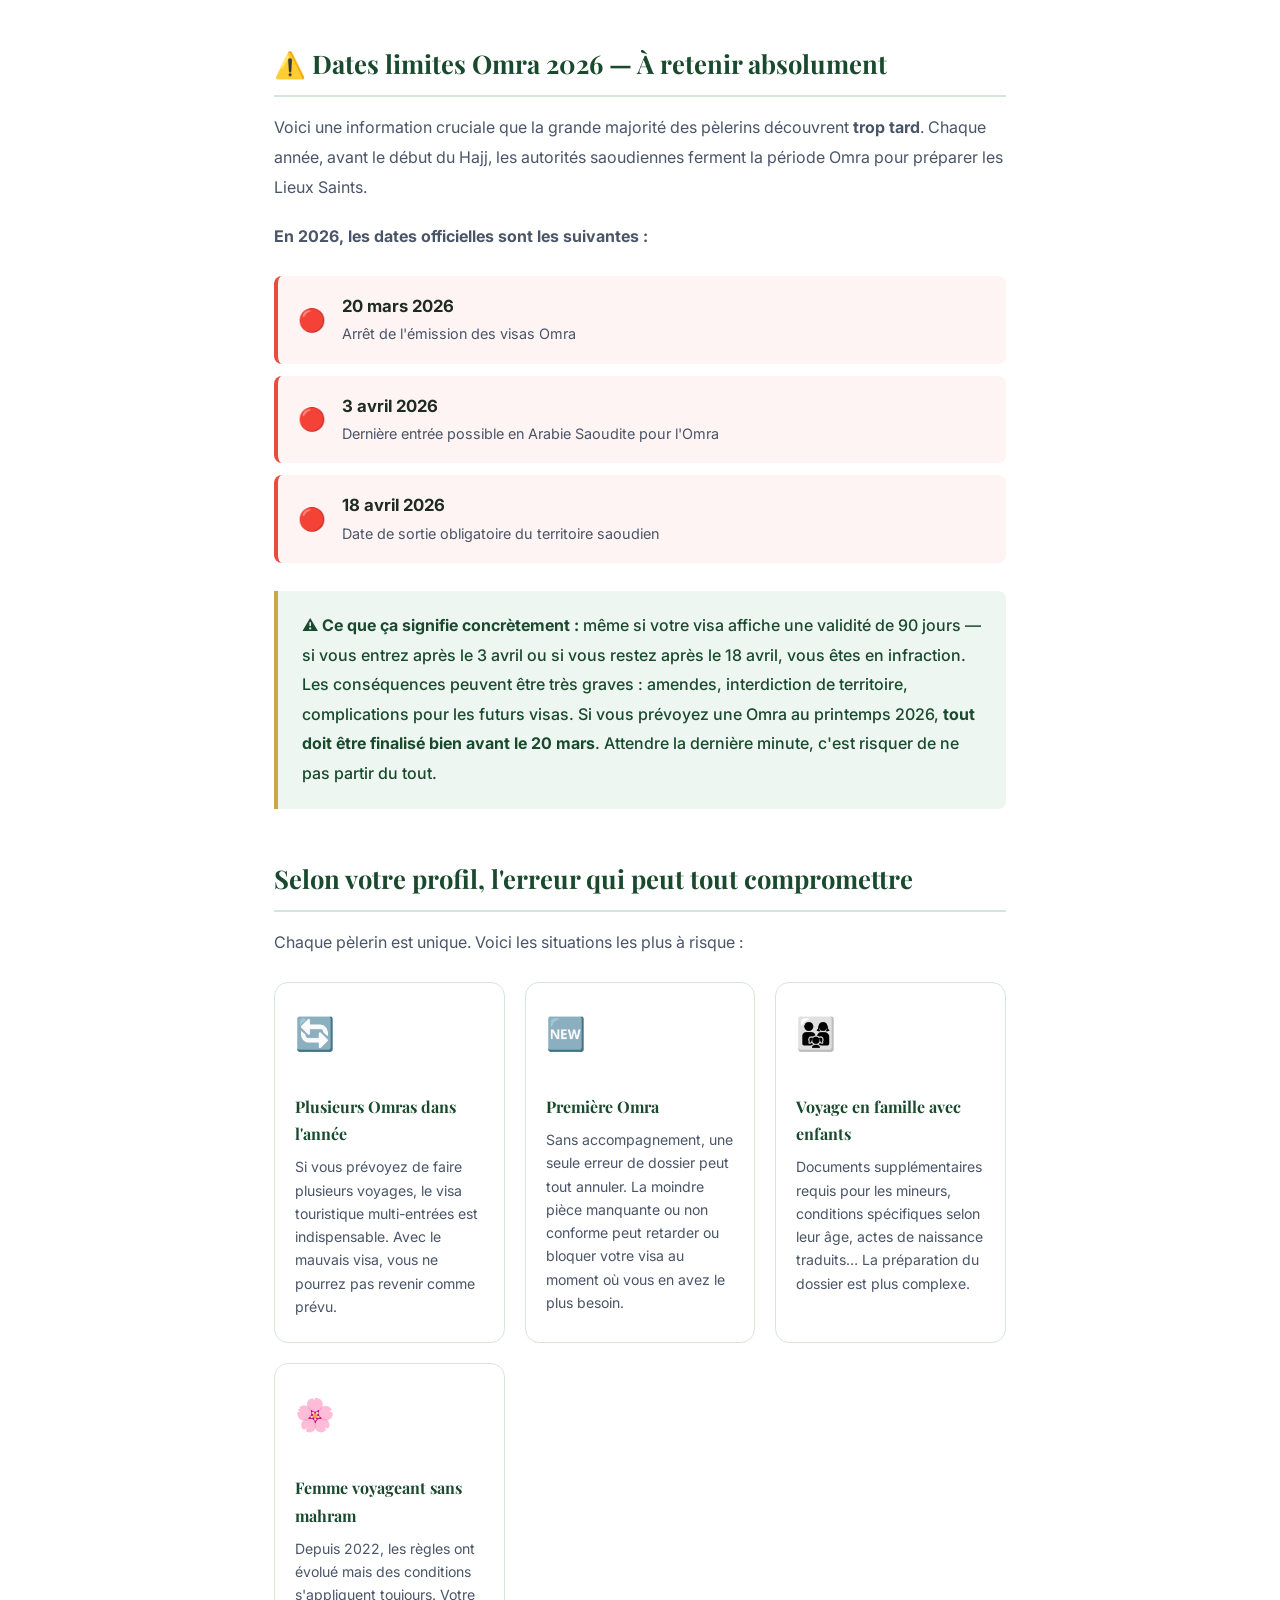
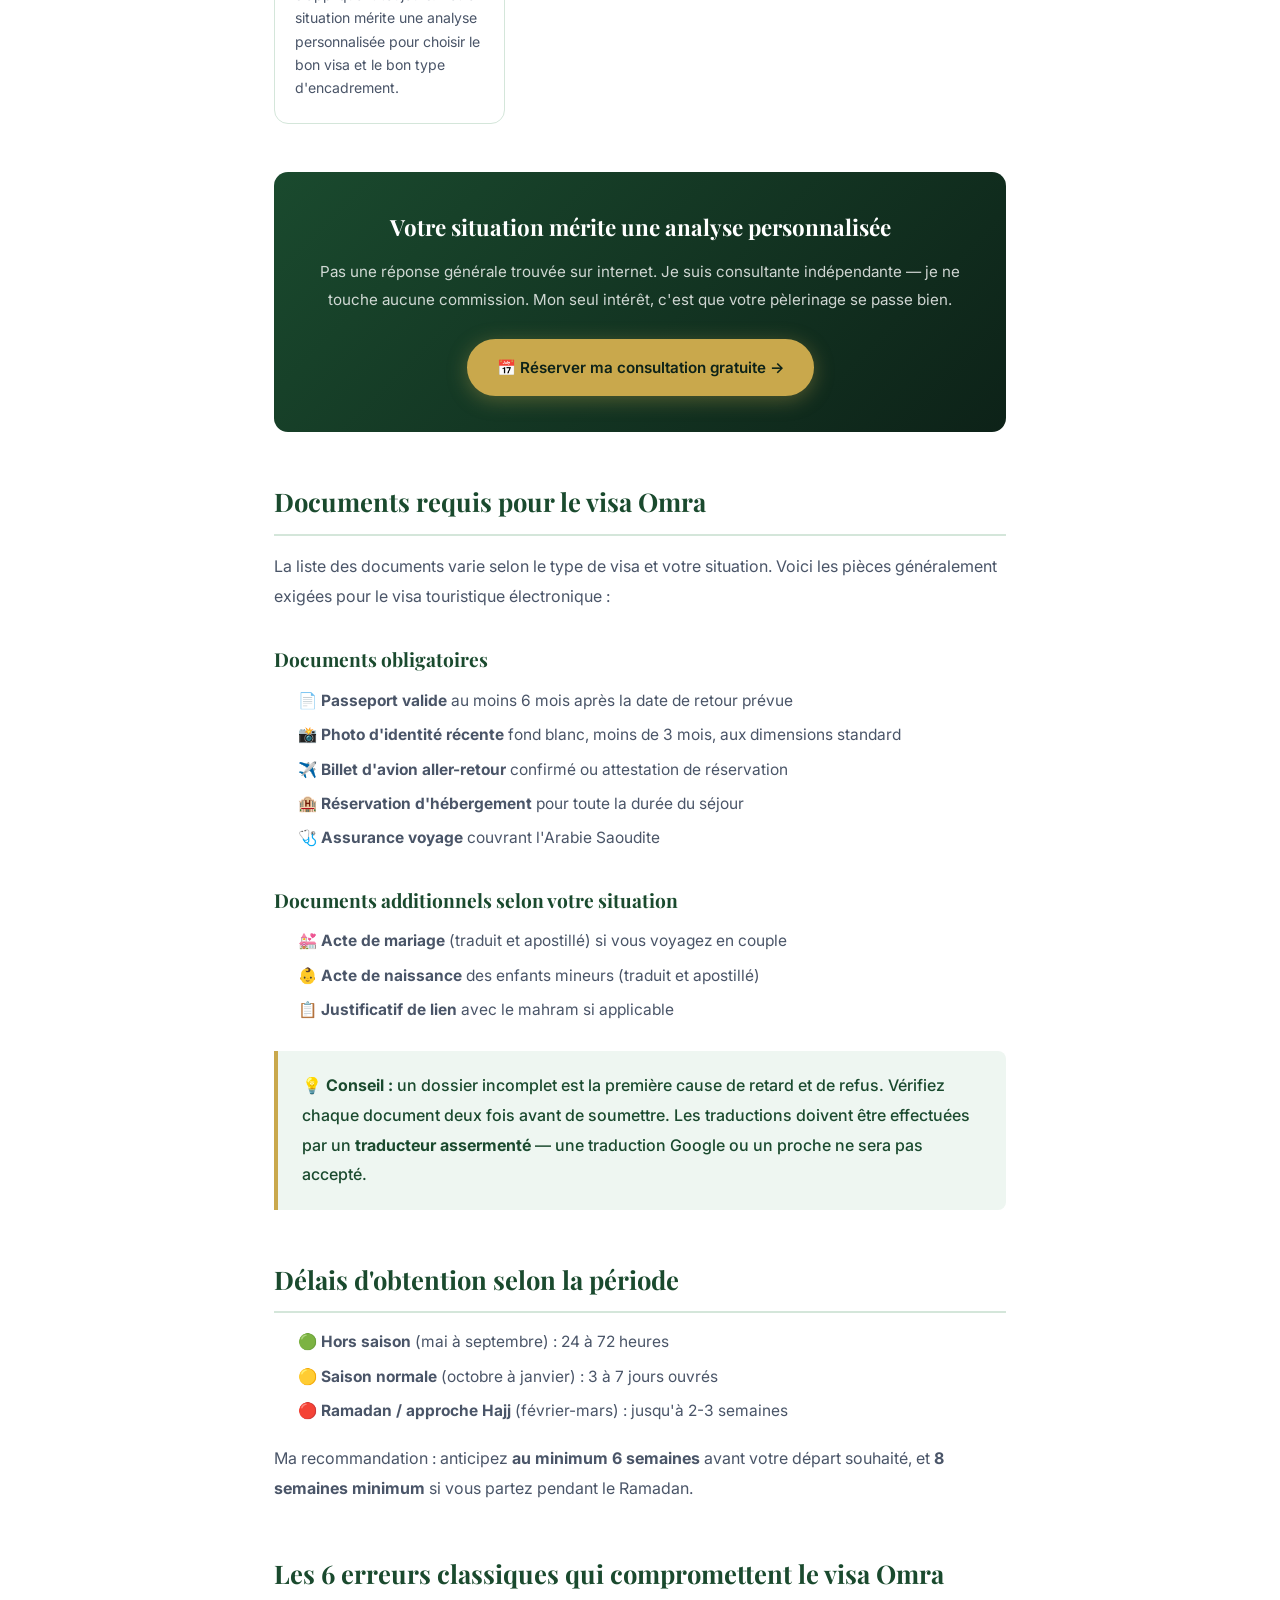
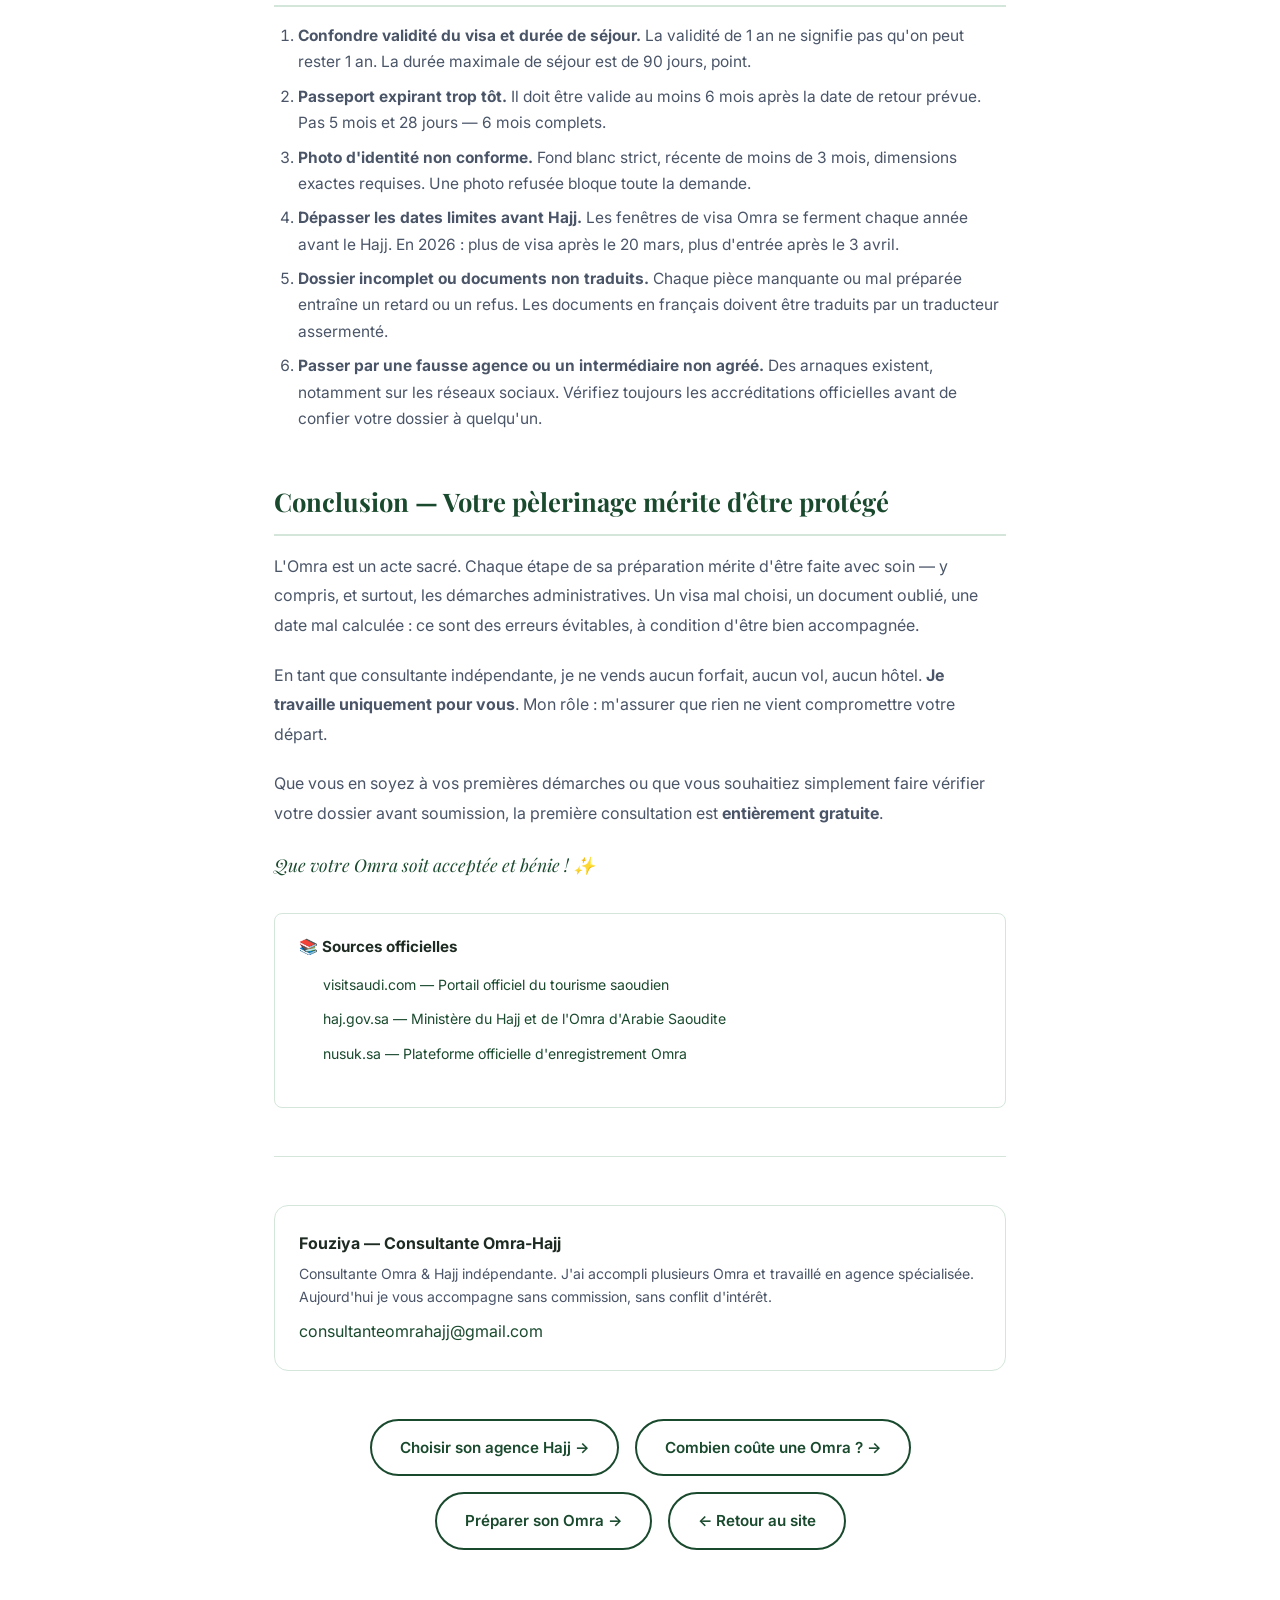
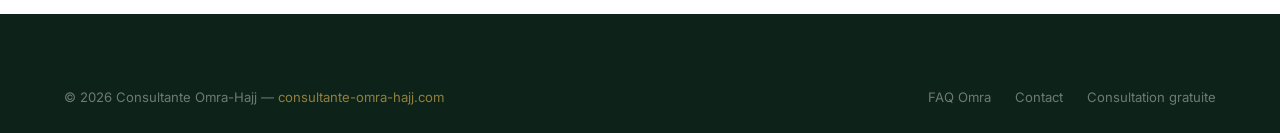
<file: blog-visa-omra.html>
<!DOCTYPE html>
<html lang="fr">
<head>
  <meta charset="UTF-8">
  <meta name="viewport" content="width=device-width, initial-scale=1.0">
  <title>Visa Omra 2026 depuis la France : touristique, spécifique, erreurs à éviter | Consultante Omra-Hajj</title>
  <meta name="description" content="Visa Omra 2026 depuis la France : différence entre visa touristique, visa Omra spécifique et visa familial. Dates limites 2026, tableau comparatif, documents requis et erreurs fréquentes. Guide de votre consultante indépendante.">
  <meta name="keywords" content="visa omra 2026, visa omra france, visa touristique omra, visa omra spécifique, erreur visa omra, obtenir visa omra, démarches omra 2026, dates omra 2026">
  <meta name="author" content="Fouziya — Consultante Omra-Hajj">
  <meta name="robots" content="index, follow">
  <link rel="canonical" href="https://consultante-omra-hajj.com/blog-visa-omra.html">

  <meta property="og:type" content="article">
  <meta property="og:title" content="Visa Omra 2026 depuis la France : tout comprendre avant de partir">
  <meta property="og:description" content="Visa touristique, Omra spécifique ou visite familiale ? Tableau comparatif, dates limites 2026 et erreurs à éviter absolument. Par Fouziya, consultante Omra indépendante.">
  <meta property="og:url" content="https://consultante-omra-hajj.com/blog-visa-omra.html">

  <script type="application/ld+json">
  {
    "@context": "https://schema.org",
    "@type": "Article",
    "headline": "Visa Omra 2026 depuis la France : touristique, spécifique, erreurs à éviter",
    "description": "Guide complet visa Omra 2026 : différences entre types de visa, dates limites, documents requis et erreurs fréquentes.",
    "author": { "@type": "Person", "name": "Fouziya", "jobTitle": "Consultante Omra & Hajj indépendante" },
    "publisher": { "@type": "Organization", "name": "Consultante Omra-Hajj", "url": "https://consultante-omra-hajj.com" },
    "datePublished": "2026-03-21",
    "dateModified": "2026-03-21",
    "url": "https://consultante-omra-hajj.com/blog-visa-omra.html",
    "breadcrumb": {
      "@type": "BreadcrumbList",
      "itemListElement": [
        { "@type": "ListItem", "position": 1, "name": "Accueil", "item": "https://consultante-omra-hajj.com/" },
        { "@type": "ListItem", "position": 2, "name": "Blog", "item": "https://consultante-omra-hajj.com/#blog" },
        { "@type": "ListItem", "position": 3, "name": "Visa Omra 2026", "item": "https://consultante-omra-hajj.com/blog-visa-omra.html" }
      ]
    }
  }
  </script>

  <script type="application/ld+json">
  {
    "@context": "https://schema.org",
    "@type": "FAQPage",
    "mainEntity": [
      {
        "@type": "Question",
        "name": "Peut-on faire l'Omra avec un visa touristique ?",
        "acceptedAnswer": { "@type": "Answer", "text": "Oui. Depuis 2021, le visa touristique électronique pour l'Arabie Saoudite autorise officiellement la pratique de l'Omra à La Mecque et la visite de Médine, en plus du tourisme dans le reste du pays." }
      },
      {
        "@type": "Question",
        "name": "Quelle est la durée maximale autorisée avec un visa touristique Arabie Saoudite ?",
        "acceptedAnswer": { "@type": "Answer", "text": "90 jours maximum par séjour, sans possibilité de prolongation. La validité du visa (souvent 1 an, multi-entrées) ne doit pas être confondue avec la durée de séjour autorisée. Dépasser 90 jours expose à de lourdes amendes." }
      },
      {
        "@type": "Question",
        "name": "Quelles sont les dates limites pour l'Omra en 2026 avant le Hajj ?",
        "acceptedAnswer": { "@type": "Answer", "text": "En 2026 : arrêt des visas Omra le 20 mars 2026, dernière entrée possible le 3 avril 2026, sortie obligatoire avant le 18 avril 2026. Après ces dates, toute présence est en infraction." }
      },
      {
        "@type": "Question",
        "name": "Quelle est la différence entre visa Omra spécifique et visa touristique ?",
        "acceptedAnswer": { "@type": "Answer", "text": "Le visa Omra spécifique est lié à un programme complet (hébergement et transports réservés), sa durée est calée sur le programme et n'offre aucune flexibilité. Le visa touristique est plus souple : multi-entrées, valable 1 an, 90 jours de séjour, et permet de visiter d'autres régions d'Arabie Saoudite." }
      }
    ]
  }
  </script>

  <link rel="preconnect" href="https://fonts.googleapis.com">
  <link rel="preconnect" href="https://fonts.gstatic.com" crossorigin>
  <link href="https://fonts.googleapis.com/css2?family=Playfair+Display:ital,wght@0,400;0,600;0,700;1,400&family=Inter:wght@300;400;500;600;700&display=swap" rel="stylesheet">
  <link href="https://assets.calendly.com/assets/external/widget.css" rel="stylesheet">
  <link rel="stylesheet" href="style.css">
  <link rel="icon" type="image/svg+xml" href="data:image/svg+xml,<svg xmlns='http://www.w3.org/2000/svg' viewBox='0 0 100 100'><text y='.9em' font-size='90'>🕌</text></svg>">
</head>
<body>

<!-- Navigation -->
<nav class="navbar scrolled" id="navbar" role="navigation">
  <div class="nav-container">
    <a href="index.html" class="nav-logo" aria-label="Consultante Omra-Hajj — Accueil">
      <span class="logo-icon" aria-hidden="true">☪</span>
      <div class="logo-text">
        <span class="logo-main">Consultante Omra-Hajj</span>
        <span class="logo-sub">Consultante Omra &amp; Hajj</span>
      </div>
    </a>
    <ul class="nav-menu" id="nav-menu">
      <li><a href="index.html#services-omra" class="nav-link">Services Omra</a></li>
      <li><a href="index.html#services-hajj" class="nav-link">Services Hajj</a></li>
      <li><a href="index.html#blog" class="nav-link">Blog</a></li>
      <li><a href="index.html#contact" class="nav-link">Contact</a></li>
      <li><a href="#" class="nav-cta" onclick="openCalendly(); return false;">📅 Consultation gratuite</a></li>
    </ul>
    <button class="nav-toggle" id="nav-toggle" aria-label="Menu"><span></span><span></span><span></span></button>
  </div>
</nav>

<!-- Blog Header -->
<header class="blog-header" style="position:relative; overflow:hidden;">
  <img src="images/passeports-visa.png" alt="Passeports et visa Omra 2026 depuis la France" loading="eager"
    style="position:absolute;inset:0;width:100%;height:100%;object-fit:cover;object-position:center;opacity:0.22;z-index:0;">
  <div class="container" style="position:relative;z-index:1;">
    <span class="blog-header-cat">🛂 Visa Omra 2026</span>
    <h1>Visa Omra 2026 depuis la France :<br>tout comprendre avant de partir</h1>
    <div class="blog-header-meta">
      <span>📅 Mars 2026</span>
      <span>⏱ 12 min de lecture</span>
      <span>✍️ Fouziya — Consultante Omra indépendante</span>
    </div>
  </div>
</header>

<!-- Blog Nav -->
<nav class="blog-nav" aria-label="Navigation article">
  <div class="blog-nav-inner">
    <a href="index.html">← Retour au site</a>
    <a href="#" onclick="openCalendly(); return false;">📅 Consultation gratuite</a>
  </div>
</nav>

<!-- Blog Content -->
<main class="blog-body">

  <div class="blog-toc">
    <h4>📋 Sommaire</h4>
    <ol>
      <li><a href="#introduction">Le piège que personne n'explique</a></li>
      <li><a href="#types-visas">Les 3 types de visas pour l'Omra</a></li>
      <li><a href="#visa-touristique">Visa touristique électronique</a></li>
      <li><a href="#visa-specifique">Visa Omra spécifique</a></li>
      <li><a href="#visa-familial">Visa visite familiale</a></li>
      <li><a href="#tableau">Tableau comparatif des 3 visas</a></li>
      <li><a href="#dates-2026">Dates limites Omra 2026 — À retenir absolument</a></li>
      <li><a href="#profil">Selon votre profil, l'erreur à éviter</a></li>
      <li><a href="#documents">Documents requis</a></li>
      <li><a href="#erreurs">Les 6 erreurs classiques</a></li>
      <li><a href="#conclusion">Conclusion &amp; aide personnalisée</a></li>
    </ol>
  </div>

  <h2 id="introduction">L'erreur de visa qui annule des pèlerinages — et comment l'éviter</h2>
  <p>
    Vous avez peut-être déjà commencé à vous projeter. L'hôtel près de la Kaaba, le tawaf, les premières prières sur cette terre bénie. Pour beaucoup de musulmans en France, l'Omra représente bien plus qu'un voyage — c'est une promesse, parfois celle d'une vie entière.
  </p>
  <p>
    Et pourtant, chaque année, des centaines de pèlerins partis de France voient leur rêve s'effondrer à cause d'une seule chose : <strong>le mauvais visa</strong>. Pas parce qu'ils sont mal intentionnés. Pas parce qu'ils n'ont pas préparé leur voyage. Mais parce que personne ne leur a expliqué clairement la différence entre les visas qui permettent de se rendre en Arabie Saoudite — et surtout, lequel correspond à leur situation.
  </p>
  <p>
    Cet article est là pour combler ce vide. Lisez-le jusqu'au bout. Il pourrait littéralement <strong>sauver votre pèlerinage</strong>.
  </p>

  <h2 id="types-visas">La vérité que peu de gens connaissent : il n'existe pas qu'un seul visa pour l'Omra</h2>
  <p>
    C'est l'idée reçue numéro un. Beaucoup de pèlerins pensent qu'il existe "un visa Omra", et c'est tout. La réalité est bien différente — et bien plus importante à comprendre.
  </p>
  <p>
    En 2026, <strong>trois types de visas</strong> permettent d'accomplir l'Omra depuis la France. Chacun a ses propres droits, sa propre durée, ses propres conditions. Et choisir le mauvais, c'est prendre le risque de tout compromettre.
  </p>

  <h2 id="visa-touristique">Visa 1 — Le visa touristique électronique (e-Visa)</h2>
  <p>
    C'est le visa le plus connu et le plus accessible. Depuis 2021, il permet officiellement d'accomplir l'Omra — en plus de visiter le reste du pays. Il s'obtient entièrement en ligne, sans passer par une agence.
  </p>

  <h3>Ce qu'il permet :</h3>
  <ul>
    <li>✅ Accomplir l'Omra à La Mecque</li>
    <li>✅ Visiter Médine</li>
    <li>✅ Explorer d'autres villes du Royaume (Riyad, Djeddah…)</li>
    <li>✅ Effectuer plusieurs voyages dans l'année (multi-entrées)</li>
  </ul>

  <h3>Ce qu'il faut absolument savoir :</h3>
  <ul>
    <li>📅 Valable en général <strong>1 an</strong>, avec entrées multiples</li>
    <li>⏱ Séjour maximum : <strong>90 jours — sans exception, sans prolongation possible</strong></li>
    <li>💶 Coût indicatif : environ 117 SAR (≈ 29 €), payable en ligne</li>
    <li>⚡ Délai de traitement : 24 à 72 heures si le dossier est complet</li>
  </ul>

  <div class="blog-callout">
    <p>⚠️ <strong>Le piège le plus fréquent :</strong> certains pèlerins pensent que "1 an de validité" signifie qu'ils peuvent rester 1 an en Arabie Saoudite. <strong>Non.</strong> La validité du visa et la durée du séjour autorisé sont deux choses totalement différentes. 90 jours, c'est 90 jours. Dépasser cette durée expose à de lourdes amendes et un risque d'interdiction de territoire.</p>
  </div>

  <h2 id="visa-specifique">Visa 2 — Le visa Omra spécifique</h2>
  <p>
    Ce visa est entièrement dédié à l'Omra. Il est directement lié à un <strong>programme complet</strong> avec hébergements et transports réservés à l'avance, généralement via une agence agréée.
  </p>

  <h3>Ce qu'il permet :</h3>
  <ul>
    <li>✅ Accomplir l'Omra à La Mecque</li>
    <li>✅ Séjourner à La Mecque et Médine selon le programme prévu</li>
  </ul>

  <h3>Ce qu'il faut savoir :</h3>
  <ul>
    <li>📅 La durée du visa est <strong>calée exactement sur les dates du programme</strong> — pas une heure de plus</li>
    <li>🔒 Maximum 90 jours, <strong>sans aucune possibilité de prolongation</strong></li>
    <li>🏢 Lié à une agence agréée — vous ne pouvez pas changer d'organisation une fois en place</li>
  </ul>

  <div class="blog-callout">
    <p>⚠️ <strong>Le piège fréquent :</strong> penser que l'on peut modifier son programme une fois sur place, ou prolonger spontanément son séjour pour visiter d'autres villes. Ce visa ne laisse <strong>aucune marge</strong>. Tout écart est une infraction.</p>
  </div>

  <h2 id="visa-familial">Visa 3 — Le visa visite familiale ou personnelle</h2>
  <p>
    Moins connu, mais tout à fait valable pour l'Omra. Si vous avez de la famille ou un proche résidant en Arabie Saoudite, ce visa vous permet de les rejoindre — et d'accomplir l'Omra pendant votre séjour.
  </p>

  <h3>Ce qu'il permet :</h3>
  <ul>
    <li>✅ Rendre visite à vos proches en Arabie Saoudite</li>
    <li>✅ Accomplir l'Omra pendant le séjour</li>
  </ul>

  <h3>Ce qu'il faut savoir :</h3>
  <ul>
    <li>📅 Durée souvent jusqu'à 90 jours, parfois multi-entrées sur 1 an</li>
    <li>📋 C'est votre contact en Arabie Saoudite qui initie la demande depuis là-bas</li>
    <li>⚠️ L'accès aux lieux saints peut être soumis à des conditions spécifiques selon la période</li>
  </ul>

  <div class="blog-cta-box">
    <h3>Quel visa correspond à votre situation ?</h3>
    <p>Chaque profil est différent. Lors de notre consultation gratuite de 30 minutes, j'analyse votre situation et vous oriente vers le visa le plus adapté — sans commission, sans conflit d'intérêt.</p>
    <a href="#" class="btn btn-primary" onclick="openCalendly(); return false;">📅 Consultation gratuite →</a>
  </div>

  <h2 id="tableau">Tableau comparatif des 3 visas</h2>
  <p>Voici un résumé clair pour comparer les trois options :</p>

  <div class="blog-table-wrap">
    <table class="blog-table">
      <thead>
        <tr>
          <th>Critère</th>
          <th>🌐 Touristique e-Visa</th>
          <th>🕋 Omra spécifique</th>
          <th>👨‍👩‍👧 Visite familiale</th>
        </tr>
      </thead>
      <tbody>
        <tr>
          <td><strong>Omra possible ?</strong></td>
          <td>✅ Oui</td>
          <td>✅ Oui</td>
          <td>⚠️ Partiel</td>
        </tr>
        <tr>
          <td><strong>Tourisme en Arabie Saoudite ?</strong></td>
          <td>✅ Oui</td>
          <td>❌ Limité au programme</td>
          <td>⚠️ Limité</td>
        </tr>
        <tr>
          <td><strong>Durée max de séjour</strong></td>
          <td>90 jours</td>
          <td>Durée du programme</td>
          <td>Jusqu'à 90 jours</td>
        </tr>
        <tr>
          <td><strong>Entrées</strong></td>
          <td>Multiples (1 an)</td>
          <td>Selon programme</td>
          <td>Parfois multiples</td>
        </tr>
        <tr>
          <td><strong>Flexibilité</strong></td>
          <td>✅ Très flexible</td>
          <td>❌ Aucune</td>
          <td>⚠️ Limitée</td>
        </tr>
        <tr>
          <td><strong>Agence obligatoire ?</strong></td>
          <td>❌ Non</td>
          <td>✅ Oui</td>
          <td>❌ Non</td>
        </tr>
        <tr>
          <td><strong>Démarche</strong></td>
          <td>100% en ligne</td>
          <td>Via agence agréée</td>
          <td>Via contact en AS</td>
        </tr>
      </tbody>
    </table>
  </div>

  <h2 id="dates-2026">⚠️ Dates limites Omra 2026 — À retenir absolument</h2>
  <p>
    Voici une information cruciale que la grande majorité des pèlerins découvrent <strong>trop tard</strong>. Chaque année, avant le début du Hajj, les autorités saoudiennes ferment la période Omra pour préparer les Lieux Saints.
  </p>
  <p><strong>En 2026, les dates officielles sont les suivantes :</strong></p>

  <div class="blog-dates-block">
    <div class="blog-date-item blog-date-item--red">
      <div class="blog-date-icon">🔴</div>
      <div>
        <strong>20 mars 2026</strong>
        <span>Arrêt de l'émission des visas Omra</span>
      </div>
    </div>
    <div class="blog-date-item blog-date-item--red">
      <div class="blog-date-icon">🔴</div>
      <div>
        <strong>3 avril 2026</strong>
        <span>Dernière entrée possible en Arabie Saoudite pour l'Omra</span>
      </div>
    </div>
    <div class="blog-date-item blog-date-item--red">
      <div class="blog-date-icon">🔴</div>
      <div>
        <strong>18 avril 2026</strong>
        <span>Date de sortie obligatoire du territoire saoudien</span>
      </div>
    </div>
  </div>

  <div class="blog-callout">
    <p>⚠️ <strong>Ce que ça signifie concrètement :</strong> même si votre visa affiche une validité de 90 jours — si vous entrez après le 3 avril ou si vous restez après le 18 avril, vous êtes en infraction. Les conséquences peuvent être très graves : amendes, interdiction de territoire, complications pour les futurs visas. Si vous prévoyez une Omra au printemps 2026, <strong>tout doit être finalisé bien avant le 20 mars</strong>. Attendre la dernière minute, c'est risquer de ne pas partir du tout.</p>
  </div>

  <h2 id="profil">Selon votre profil, l'erreur qui peut tout compromettre</h2>
  <p>Chaque pèlerin est unique. Voici les situations les plus à risque :</p>

  <div class="blog-profil-grid">
    <div class="blog-profil-card">
      <div class="blog-profil-icon">🔄</div>
      <h3>Plusieurs Omras dans l'année</h3>
      <p>Si vous prévoyez de faire plusieurs voyages, le visa touristique multi-entrées est indispensable. Avec le mauvais visa, vous ne pourrez pas revenir comme prévu.</p>
    </div>
    <div class="blog-profil-card">
      <div class="blog-profil-icon">🆕</div>
      <h3>Première Omra</h3>
      <p>Sans accompagnement, une seule erreur de dossier peut tout annuler. La moindre pièce manquante ou non conforme peut retarder ou bloquer votre visa au moment où vous en avez le plus besoin.</p>
    </div>
    <div class="blog-profil-card">
      <div class="blog-profil-icon">👨‍👩‍👧</div>
      <h3>Voyage en famille avec enfants</h3>
      <p>Documents supplémentaires requis pour les mineurs, conditions spécifiques selon leur âge, actes de naissance traduits… La préparation du dossier est plus complexe.</p>
    </div>
    <div class="blog-profil-card">
      <div class="blog-profil-icon">🌸</div>
      <h3>Femme voyageant sans mahram</h3>
      <p>Depuis 2022, les règles ont évolué mais des conditions s'appliquent toujours. Votre situation mérite une analyse personnalisée pour choisir le bon visa et le bon type d'encadrement.</p>
    </div>
  </div>

  <div class="blog-cta-box">
    <h3>Votre situation mérite une analyse personnalisée</h3>
    <p>Pas une réponse générale trouvée sur internet. Je suis consultante indépendante — je ne touche aucune commission. Mon seul intérêt, c'est que votre pèlerinage se passe bien.</p>
    <a href="#" class="btn btn-primary" onclick="openCalendly(); return false;">📅 Réserver ma consultation gratuite →</a>
  </div>

  <h2 id="documents">Documents requis pour le visa Omra</h2>
  <p>La liste des documents varie selon le type de visa et votre situation. Voici les pièces généralement exigées pour le visa touristique électronique :</p>

  <h3>Documents obligatoires</h3>
  <ul>
    <li>📄 <strong>Passeport valide</strong> au moins 6 mois après la date de retour prévue</li>
    <li>📸 <strong>Photo d'identité récente</strong> fond blanc, moins de 3 mois, aux dimensions standard</li>
    <li>✈️ <strong>Billet d'avion aller-retour</strong> confirmé ou attestation de réservation</li>
    <li>🏨 <strong>Réservation d'hébergement</strong> pour toute la durée du séjour</li>
    <li>🩺 <strong>Assurance voyage</strong> couvrant l'Arabie Saoudite</li>
  </ul>

  <h3>Documents additionnels selon votre situation</h3>
  <ul>
    <li>💒 <strong>Acte de mariage</strong> (traduit et apostillé) si vous voyagez en couple</li>
    <li>👶 <strong>Acte de naissance</strong> des enfants mineurs (traduit et apostillé)</li>
    <li>📋 <strong>Justificatif de lien</strong> avec le mahram si applicable</li>
  </ul>

  <div class="blog-callout">
    <p>💡 <strong>Conseil :</strong> un dossier incomplet est la première cause de retard et de refus. Vérifiez chaque document deux fois avant de soumettre. Les traductions doivent être effectuées par un <strong>traducteur assermenté</strong> — une traduction Google ou un proche ne sera pas accepté.</p>
  </div>

  <h2 id="delais">Délais d'obtention selon la période</h2>
  <ul>
    <li>🟢 <strong>Hors saison</strong> (mai à septembre) : 24 à 72 heures</li>
    <li>🟡 <strong>Saison normale</strong> (octobre à janvier) : 3 à 7 jours ouvrés</li>
    <li>🔴 <strong>Ramadan / approche Hajj</strong> (février-mars) : jusqu'à 2-3 semaines</li>
  </ul>
  <p>Ma recommandation : anticipez <strong>au minimum 6 semaines</strong> avant votre départ souhaité, et <strong>8 semaines minimum</strong> si vous partez pendant le Ramadan.</p>

  <h2 id="erreurs">Les 6 erreurs classiques qui compromettent le visa Omra</h2>

  <ol>
    <li><strong>Confondre validité du visa et durée de séjour.</strong> La validité de 1 an ne signifie pas qu'on peut rester 1 an. La durée maximale de séjour est de 90 jours, point.</li>
    <li><strong>Passeport expirant trop tôt.</strong> Il doit être valide au moins 6 mois après la date de retour prévue. Pas 5 mois et 28 jours — 6 mois complets.</li>
    <li><strong>Photo d'identité non conforme.</strong> Fond blanc strict, récente de moins de 3 mois, dimensions exactes requises. Une photo refusée bloque toute la demande.</li>
    <li><strong>Dépasser les dates limites avant Hajj.</strong> Les fenêtres de visa Omra se ferment chaque année avant le Hajj. En 2026 : plus de visa après le 20 mars, plus d'entrée après le 3 avril.</li>
    <li><strong>Dossier incomplet ou documents non traduits.</strong> Chaque pièce manquante ou mal préparée entraîne un retard ou un refus. Les documents en français doivent être traduits par un traducteur assermenté.</li>
    <li><strong>Passer par une fausse agence ou un intermédiaire non agréé.</strong> Des arnaques existent, notamment sur les réseaux sociaux. Vérifiez toujours les accréditations officielles avant de confier votre dossier à quelqu'un.</li>
  </ol>

  <h2 id="conclusion">Conclusion — Votre pèlerinage mérite d'être protégé</h2>
  <p>
    L'Omra est un acte sacré. Chaque étape de sa préparation mérite d'être faite avec soin — y compris, et surtout, les démarches administratives. Un visa mal choisi, un document oublié, une date mal calculée : ce sont des erreurs évitables, à condition d'être bien accompagnée.
  </p>
  <p>
    En tant que consultante indépendante, je ne vends aucun forfait, aucun vol, aucun hôtel. <strong>Je travaille uniquement pour vous</strong>. Mon rôle : m'assurer que rien ne vient compromettre votre départ.
  </p>
  <p>
    Que vous en soyez à vos premières démarches ou que vous souhaitiez simplement faire vérifier votre dossier avant soumission, la première consultation est <strong>entièrement gratuite</strong>.
  </p>
  <p style="font-size:1.1rem; color:var(--green); font-family:var(--font-head); font-style:italic">
    Que votre Omra soit acceptée et bénie ! ✨
  </p>

  <div class="blog-sources">
    <h4>📚 Sources officielles</h4>
    <ul>
      <li><a href="https://www.visitsaudi.com" target="_blank" rel="noopener noreferrer">visitsaudi.com — Portail officiel du tourisme saoudien</a></li>
      <li><a href="https://www.haj.gov.sa" target="_blank" rel="noopener noreferrer">haj.gov.sa — Ministère du Hajj et de l'Omra d'Arabie Saoudite</a></li>
      <li><a href="https://www.nusuk.sa" target="_blank" rel="noopener noreferrer">nusuk.sa — Plateforme officielle d'enregistrement Omra</a></li>
    </ul>
  </div>

  <hr style="margin:48px 0; border:none; border-top:1px solid var(--border)">

  <div class="blog-author-box">
    <div class="blog-author-text">
      <strong>Fouziya — Consultante Omra-Hajj</strong>
      <p>Consultante Omra &amp; Hajj indépendante. J'ai accompli plusieurs Omra et travaillé en agence spécialisée. Aujourd'hui je vous accompagne sans commission, sans conflit d'intérêt.</p>
      <a href="mailto:consultanteomrahajj@gmail.com" style="color:var(--green)">consultanteomrahajj@gmail.com</a>
    </div>
  </div>

  <div style="margin-top:48px; display:flex; gap:16px; flex-wrap:wrap; justify-content:center">
    <a href="blog-agence-hajj.html" class="btn btn-outline-green">Choisir son agence Hajj →</a>
    <a href="blog-cout-omra.html" class="btn btn-outline-green">Combien coûte une Omra ? →</a>
    <a href="blog-preparer-omra.html" class="btn btn-outline-green">Préparer son Omra →</a>
    <a href="index.html" class="btn btn-outline-green">← Retour au site</a>
  </div>
</main>

<!-- Footer compact -->
<footer class="footer" style="padding-top:48px" role="contentinfo">
  <div class="container">
    <div class="footer-bottom">
      <p>&copy; <span class="footer-year">2026</span> Consultante Omra-Hajj — <a href="index.html" style="color:rgba(201,168,76,.7)">consultante-omra-hajj.com</a></p>
      <div class="footer-legal">
        <a href="index.html#faq">FAQ Omra</a>
        <a href="index.html#contact">Contact</a>
        <a href="#" onclick="openCalendly(); return false;">Consultation gratuite</a>
      </div>
    </div>
  </div>
</footer>

<div class="floating-cta">
  <button class="floating-btn" onclick="openCalendly(); return false;">📅 Consultation gratuite</button>
</div>

<script src="https://assets.calendly.com/assets/external/widget.js" type="text/javascript" async></script>
<script src="script.js"></script>
</body>
</html>
</file>
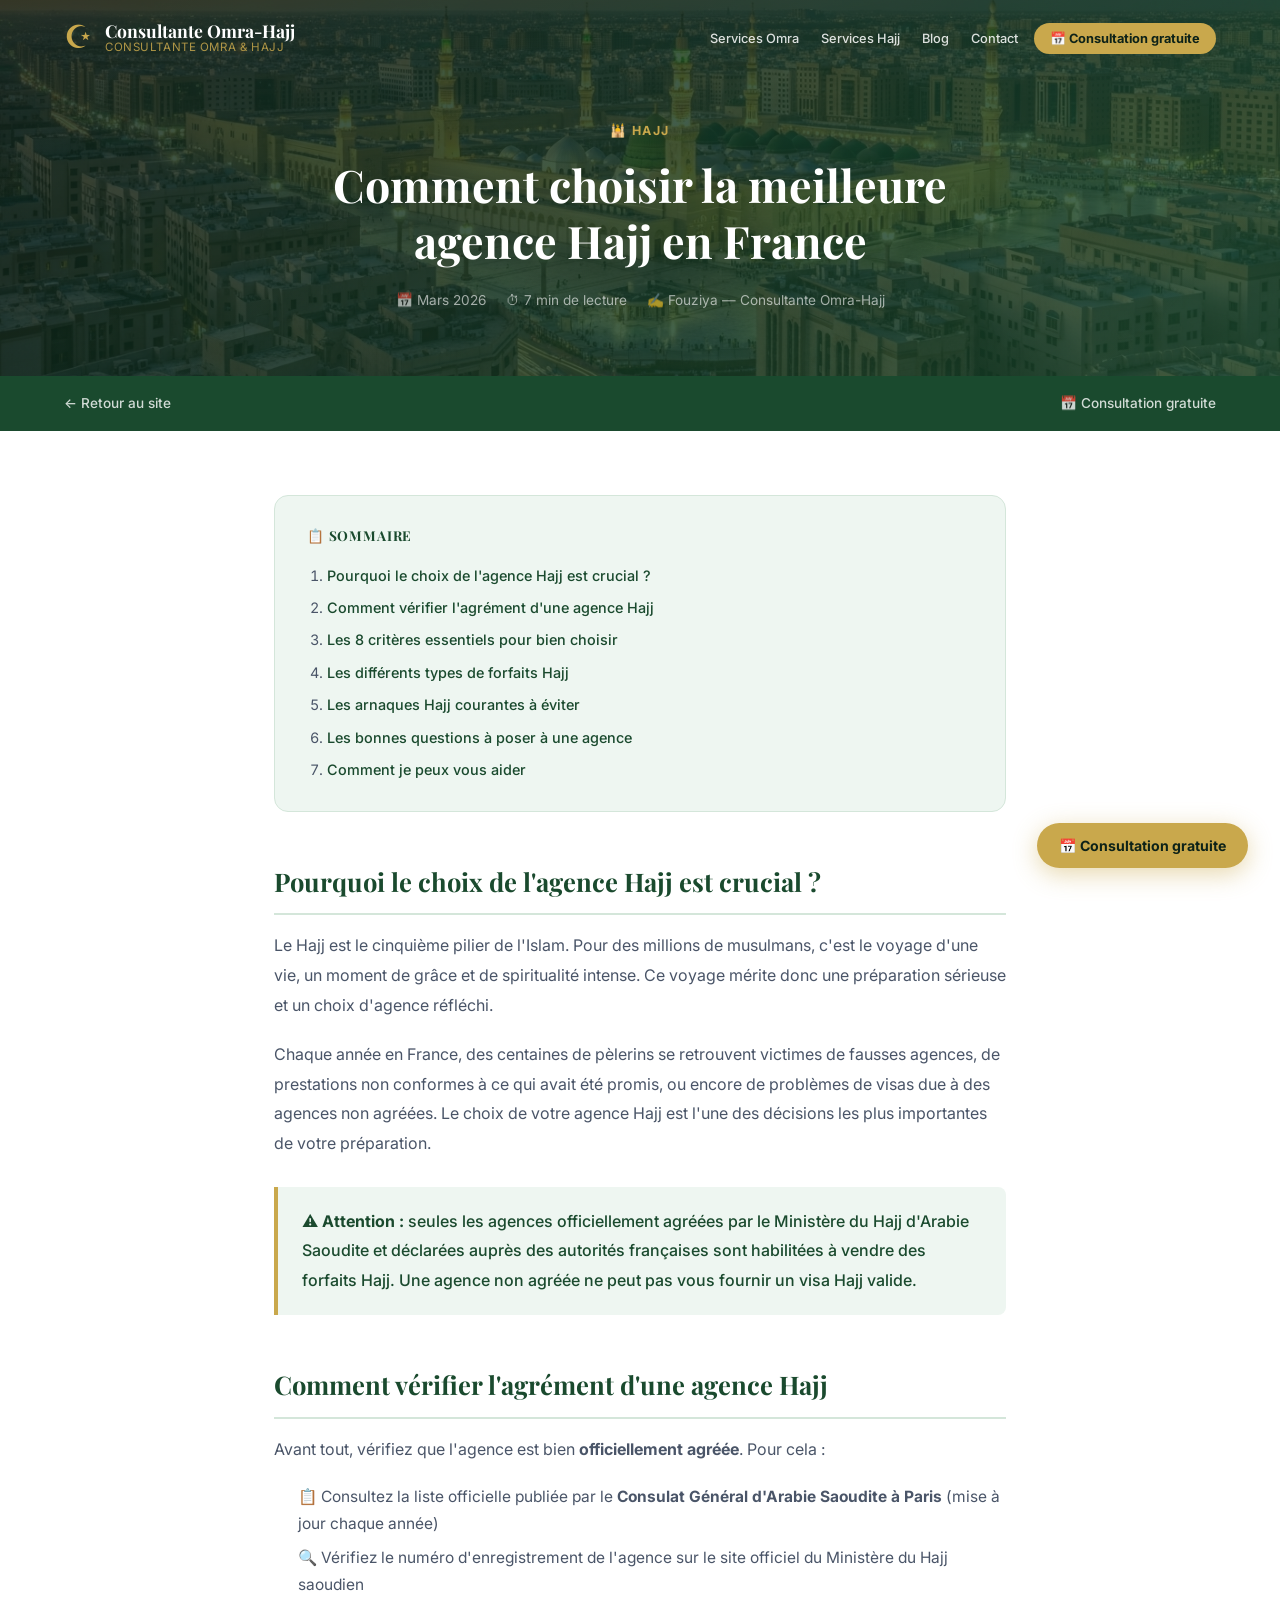
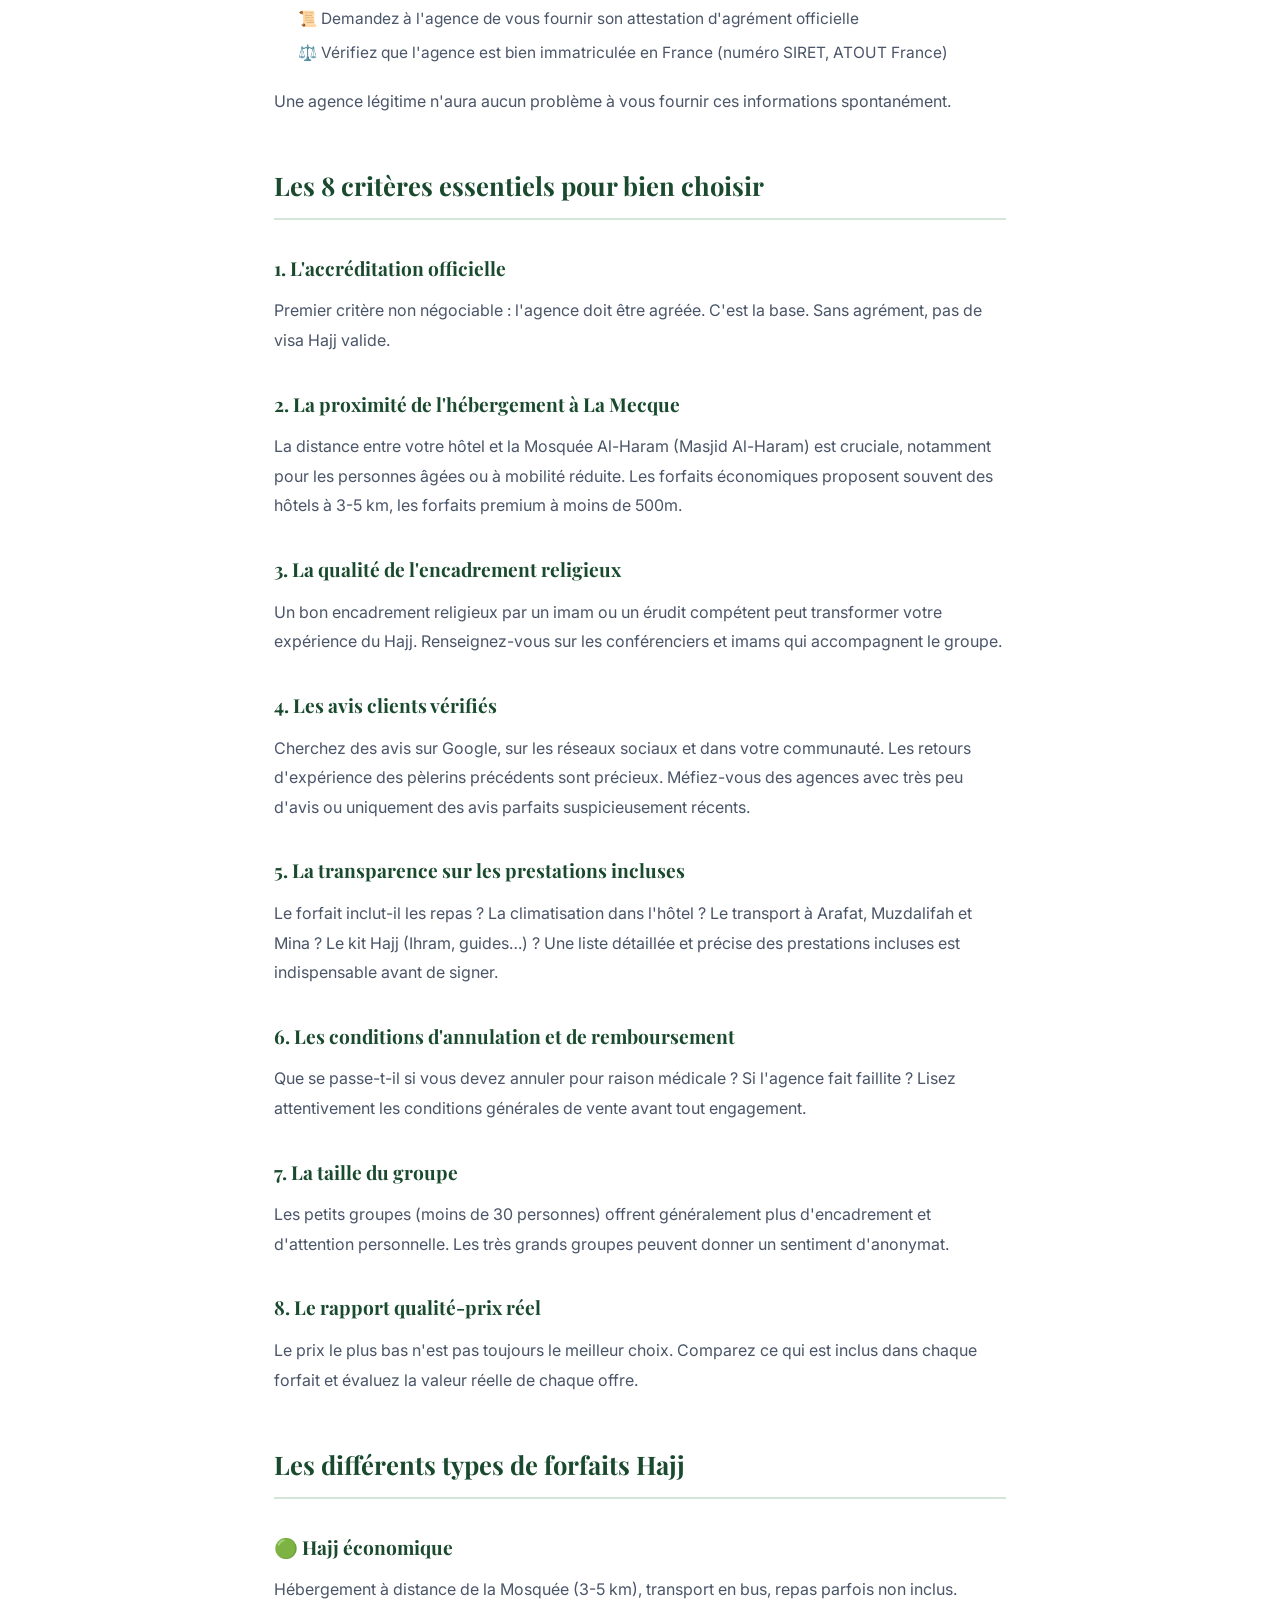
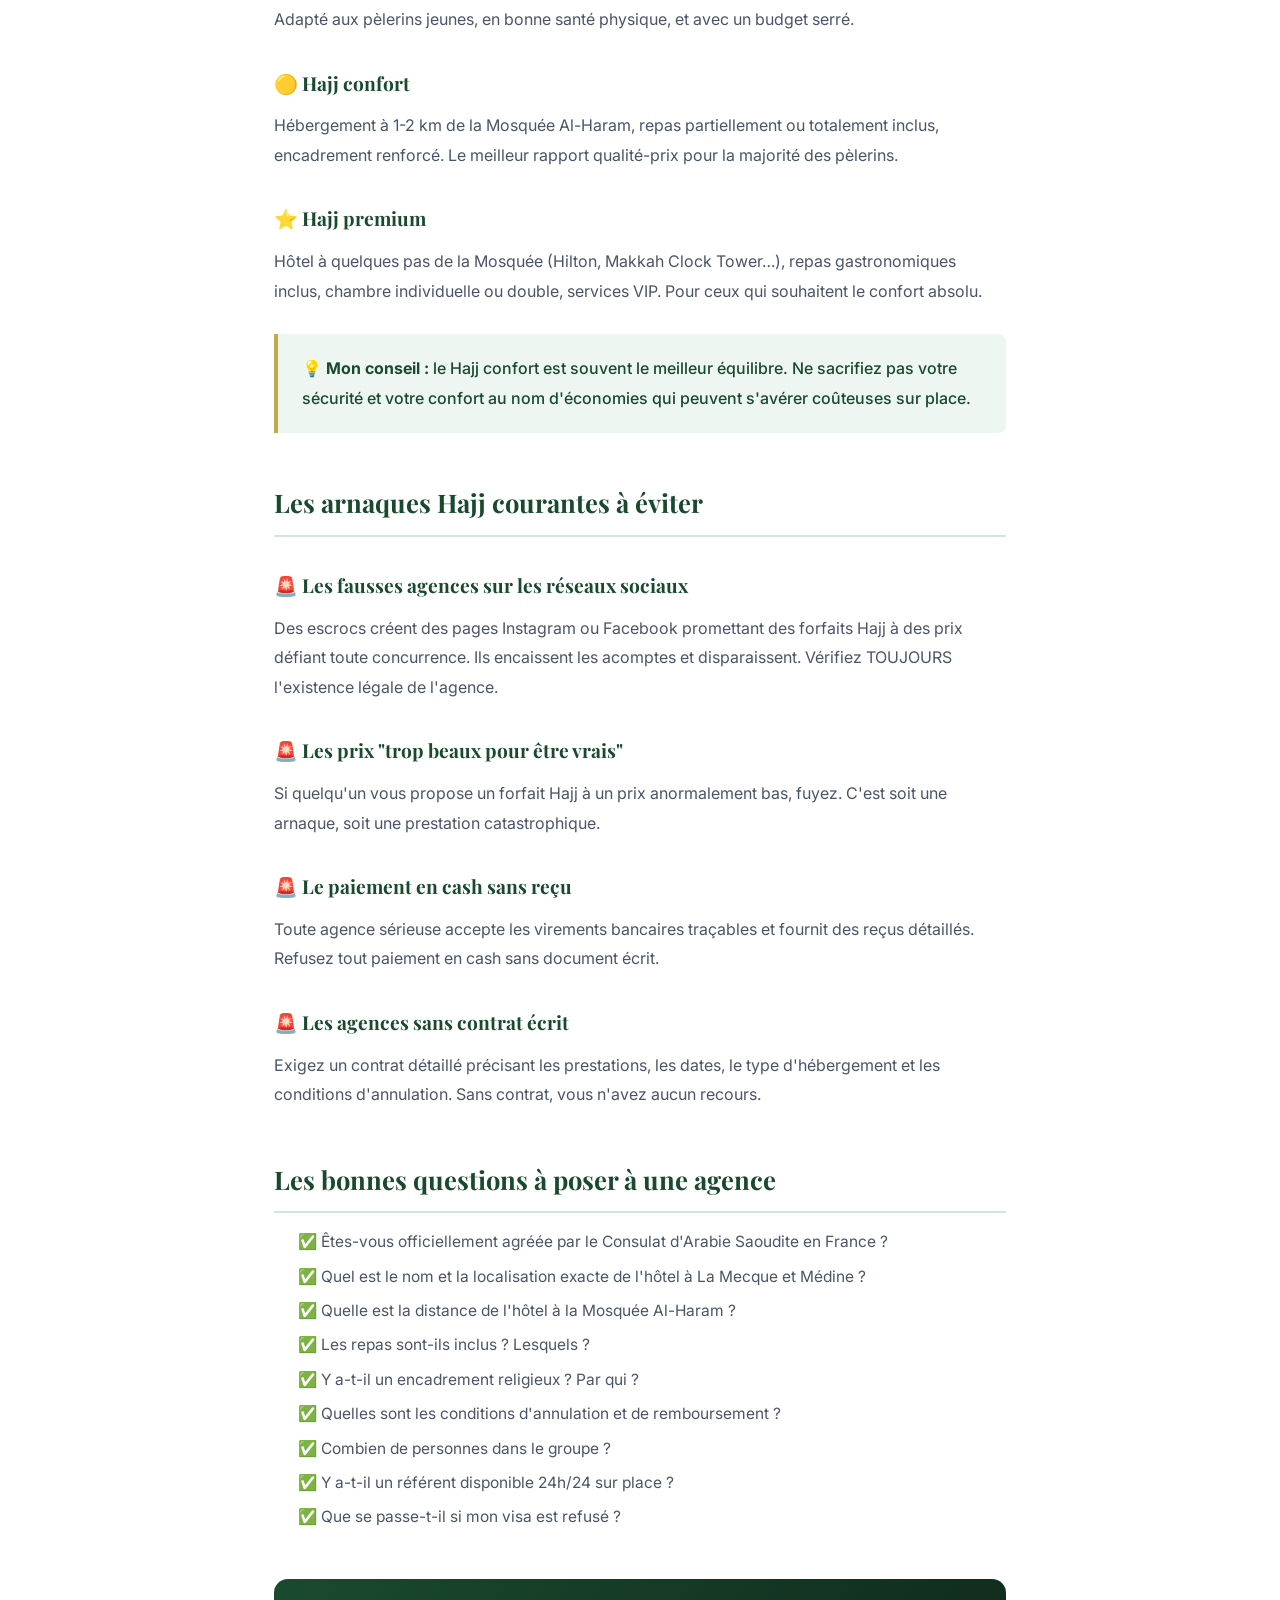
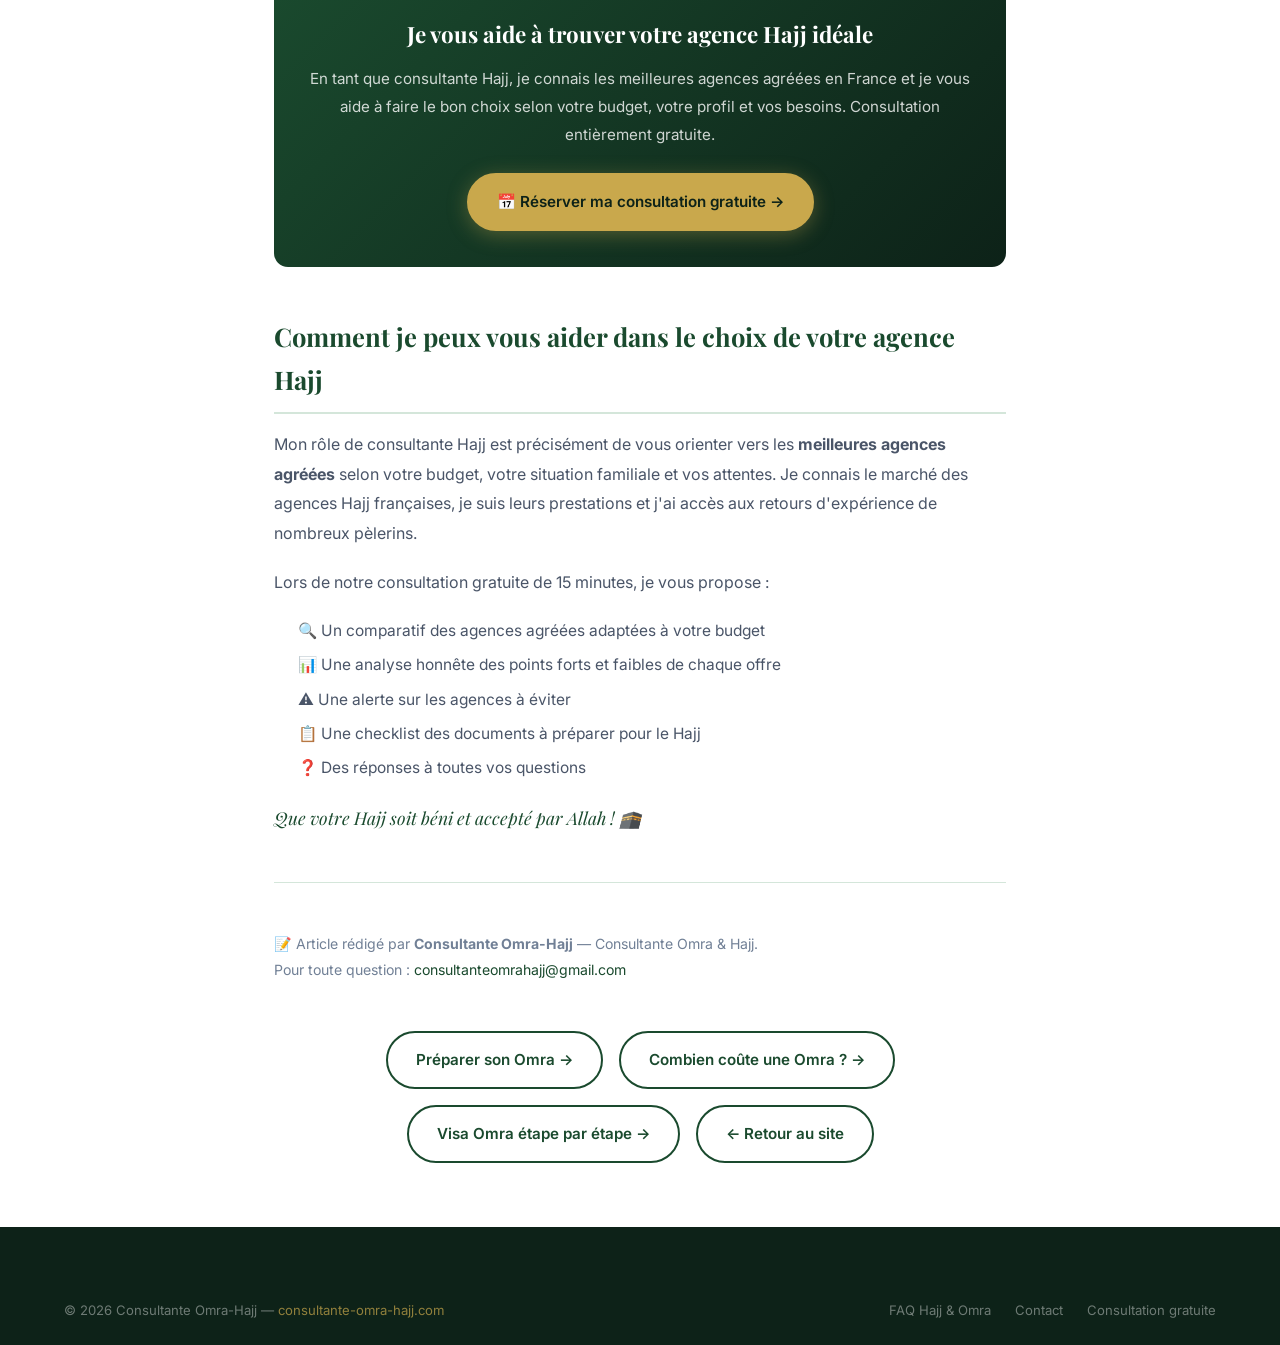
<file: Site omra/blog-agence-hajj.html>
<!DOCTYPE html>
<html lang="fr">
<head>
  <meta charset="UTF-8">
  <meta name="viewport" content="width=device-width, initial-scale=1.0">
  <title>Comment choisir la meilleure agence Hajj en France | Consultante Omra-Hajj</title>
  <meta name="description" content="Comment choisir une agence Hajj fiable et agréée en France ? Critères essentiels, erreurs à éviter, comparatif des types de forfaits Hajj et conseils d'une consultante experte.">
  <meta name="keywords" content="meilleure agence hajj, choisir agence hajj france, agence hajj agréée france, forfait hajj 2026, arnaque agence hajj, comparatif agence hajj, hajj france consultation">
  <meta name="author" content="Fouziya — Consultante Omra-Hajj">
  <meta name="robots" content="index, follow">
  <link rel="canonical" href="https://consultante-omra-hajj.com/blog-agence-hajj.html">
  <meta property="og:type" content="article">
  <meta property="og:title" content="Comment choisir la meilleure agence Hajj en France">
  <meta property="og:description" content="Critères essentiels, erreurs à éviter et conseils d'une consultante pour choisir une agence Hajj sérieuse et agréée en France.">
  <meta property="og:url" content="https://consultante-omra-hajj.com/blog-agence-hajj.html">
  <script type="application/ld+json">
  {
    "@context": "https://schema.org",
    "@type": "Article",
    "headline": "Comment choisir la meilleure agence Hajj en France",
    "description": "Guide complet pour choisir une agence Hajj fiable et agréée en France : critères, erreurs, comparatif des forfaits.",
    "author": { "@type": "Person", "name": "Fouziya", "jobTitle": "Consultante Omra & Hajj indépendante" },
    "publisher": { "@type": "Organization", "name": "Consultante Omra-Hajj", "url": "https://consultante-omra-hajj.com" },
    "datePublished": "2026-03-01",
    "url": "https://consultante-omra-hajj.com/blog-agence-hajj.html"
  }
  </script>
  <link rel="preconnect" href="https://fonts.googleapis.com">
  <link rel="preconnect" href="https://fonts.gstatic.com" crossorigin>
  <link href="https://fonts.googleapis.com/css2?family=Playfair+Display:ital,wght@0,400;0,600;0,700;1,400&family=Inter:wght@300;400;500;600;700&display=swap" rel="stylesheet">
  <link href="https://assets.calendly.com/assets/external/widget.css" rel="stylesheet">
  <link rel="stylesheet" href="style.css">
  <link rel="icon" type="image/svg+xml" href="data:image/svg+xml,<svg xmlns='http://www.w3.org/2000/svg' viewBox='0 0 100 100'><text y='.9em' font-size='90'>🕌</text></svg>">
  <!-- Google Tag Manager -->
  <script>(function(w,d,s,l,i){w[l]=w[l]||[];w[l].push({'gtm.start':
  new Date().getTime(),event:'gtm.js'});var f=d.getElementsByTagName(s)[0],
  j=d.createElement(s),dl=l!='dataLayer'?'&l='+l:'';j.async=true;j.src=
  'https://www.googletagmanager.com/gtm.js?id='+i+dl;f.parentNode.insertBefore(j,f);
  })(window,document,'script','dataLayer','GTM-5XPHHFGC');</script>
  <!-- End Google Tag Manager -->
  <!-- Google Analytics GA4 -->
  <script async src="https://www.googletagmanager.com/gtag/js?id=G-QFDSY6R34P"></script>
  <script>
    window.dataLayer = window.dataLayer || [];
    function gtag(){dataLayer.push(arguments);}
    gtag('js', new Date());
    gtag('config', 'G-QFDSY6R34P');
  </script>
  <!-- End Google Analytics -->
</head>
<body>
<!-- Google Tag Manager (noscript) -->
<noscript><iframe src="https://www.googletagmanager.com/ns.html?id=GTM-5XPHHFGC"
height="0" width="0" style="display:none;visibility:hidden"></iframe></noscript>
<!-- End Google Tag Manager (noscript) -->

<nav class="navbar scrolled" id="navbar" role="navigation">
  <div class="nav-container">
    <a href="index.html" class="nav-logo">
      <span class="logo-icon" aria-hidden="true">☪</span>
      <div class="logo-text">
        <span class="logo-main">Consultante Omra-Hajj</span>
        <span class="logo-sub">Consultante Omra &amp; Hajj</span>
      </div>
    </a>
    <ul class="nav-menu" id="nav-menu">
      <li><a href="index.html#services-omra" class="nav-link">Services Omra</a></li>
      <li><a href="index.html#services-hajj" class="nav-link">Services Hajj</a></li>
      <li><a href="index.html#blog" class="nav-link">Blog</a></li>
      <li><a href="index.html#contact" class="nav-link">Contact</a></li>
      <li><a href="#" class="nav-cta" onclick="openCalendly(); return false;">📅 Consultation gratuite</a></li>
    </ul>
    <button class="nav-toggle" id="nav-toggle" aria-label="Menu"><span></span><span></span><span></span></button>
  </div>
</nav>

<header class="blog-header" style="position:relative; overflow:hidden;">
  <img src="images/medine-aerienne.jpg" alt="Vue aérienne de Médine" loading="eager"
    style="position:absolute;inset:0;width:100%;height:100%;object-fit:cover;object-position:center;opacity:0.2;z-index:0;">
  <div class="container" style="position:relative;z-index:1;">
    <span class="blog-header-cat">🕌 Hajj</span>
    <h1>Comment choisir la meilleure<br>agence Hajj en France</h1>
    <div class="blog-header-meta">
      <span>📅 Mars 2026</span>
      <span>⏱ 7 min de lecture</span>
      <span>✍️ Fouziya — Consultante Omra-Hajj</span>
    </div>
  </div>
</header>

<nav class="blog-nav" aria-label="Navigation article">
  <div class="blog-nav-inner">
    <a href="index.html">← Retour au site</a>
    <a href="#" onclick="openCalendly(); return false;">📅 Consultation gratuite</a>
  </div>
</nav>

<main class="blog-body">

  <div class="blog-toc">
    <h4>📋 Sommaire</h4>
    <ol>
      <li><a href="#introduction">Pourquoi le choix de l'agence Hajj est crucial ?</a></li>
      <li><a href="#verifier-agrement">Comment vérifier l'agrément d'une agence Hajj</a></li>
      <li><a href="#criteres">Les 8 critères essentiels pour bien choisir</a></li>
      <li><a href="#types-forfaits">Les différents types de forfaits Hajj</a></li>
      <li><a href="#arnaques">Les arnaques Hajj courantes à éviter</a></li>
      <li><a href="#questions">Les bonnes questions à poser à une agence</a></li>
      <li><a href="#aide">Comment je peux vous aider</a></li>
    </ol>
  </div>

  <h2 id="introduction">Pourquoi le choix de l'agence Hajj est crucial ?</h2>
  <p>
    Le Hajj est le cinquième pilier de l'Islam. Pour des millions de musulmans, c'est le voyage d'une vie, un moment de grâce et de spiritualité intense. Ce voyage mérite donc une préparation sérieuse et un choix d'agence réfléchi.
  </p>
  <p>
    Chaque année en France, des centaines de pèlerins se retrouvent victimes de fausses agences, de prestations non conformes à ce qui avait été promis, ou encore de problèmes de visas due à des agences non agréées. Le choix de votre agence Hajj est l'une des décisions les plus importantes de votre préparation.
  </p>

  <div class="blog-callout">
    <p>⚠️ <strong>Attention :</strong> seules les agences officiellement agréées par le Ministère du Hajj d'Arabie Saoudite et déclarées auprès des autorités françaises sont habilitées à vendre des forfaits Hajj. Une agence non agréée ne peut pas vous fournir un visa Hajj valide.</p>
  </div>

  <h2 id="verifier-agrement">Comment vérifier l'agrément d'une agence Hajj</h2>
  <p>
    Avant tout, vérifiez que l'agence est bien <strong>officiellement agréée</strong>. Pour cela :
  </p>
  <ul>
    <li>📋 Consultez la liste officielle publiée par le <strong>Consulat Général d'Arabie Saoudite à Paris</strong> (mise à jour chaque année)</li>
    <li>🔍 Vérifiez le numéro d'enregistrement de l'agence sur le site officiel du Ministère du Hajj saoudien</li>
    <li>📜 Demandez à l'agence de vous fournir son attestation d'agrément officielle</li>
    <li>⚖️ Vérifiez que l'agence est bien immatriculée en France (numéro SIRET, ATOUT France)</li>
  </ul>
  <p>
    Une agence légitime n'aura aucun problème à vous fournir ces informations spontanément.
  </p>

  <h2 id="criteres">Les 8 critères essentiels pour bien choisir</h2>

  <h3>1. L'accréditation officielle</h3>
  <p>Premier critère non négociable : l'agence doit être agréée. C'est la base. Sans agrément, pas de visa Hajj valide.</p>

  <h3>2. La proximité de l'hébergement à La Mecque</h3>
  <p>
    La distance entre votre hôtel et la Mosquée Al-Haram (Masjid Al-Haram) est cruciale, notamment pour les personnes âgées ou à mobilité réduite. Les forfaits économiques proposent souvent des hôtels à 3-5 km, les forfaits premium à moins de 500m.
  </p>

  <h3>3. La qualité de l'encadrement religieux</h3>
  <p>
    Un bon encadrement religieux par un imam ou un érudit compétent peut transformer votre expérience du Hajj. Renseignez-vous sur les conférenciers et imams qui accompagnent le groupe.
  </p>

  <h3>4. Les avis clients vérifiés</h3>
  <p>
    Cherchez des avis sur Google, sur les réseaux sociaux et dans votre communauté. Les retours d'expérience des pèlerins précédents sont précieux. Méfiez-vous des agences avec très peu d'avis ou uniquement des avis parfaits suspicieusement récents.
  </p>

  <h3>5. La transparence sur les prestations incluses</h3>
  <p>
    Le forfait inclut-il les repas ? La climatisation dans l'hôtel ? Le transport à Arafat, Muzdalifah et Mina ? Le kit Hajj (Ihram, guides…) ? Une liste détaillée et précise des prestations incluses est indispensable avant de signer.
  </p>

  <h3>6. Les conditions d'annulation et de remboursement</h3>
  <p>
    Que se passe-t-il si vous devez annuler pour raison médicale ? Si l'agence fait faillite ? Lisez attentivement les conditions générales de vente avant tout engagement.
  </p>

  <h3>7. La taille du groupe</h3>
  <p>
    Les petits groupes (moins de 30 personnes) offrent généralement plus d'encadrement et d'attention personnelle. Les très grands groupes peuvent donner un sentiment d'anonymat.
  </p>

  <h3>8. Le rapport qualité-prix réel</h3>
  <p>
    Le prix le plus bas n'est pas toujours le meilleur choix. Comparez ce qui est inclus dans chaque forfait et évaluez la valeur réelle de chaque offre.
  </p>

  <h2 id="types-forfaits">Les différents types de forfaits Hajj</h2>

  <h3>🟢 Hajj économique</h3>
  <p>
    Hébergement à distance de la Mosquée (3-5 km), transport en bus, repas parfois non inclus. Adapté aux pèlerins jeunes, en bonne santé physique, et avec un budget serré.
  </p>

  <h3>🟡 Hajj confort</h3>
  <p>
    Hébergement à 1-2 km de la Mosquée Al-Haram, repas partiellement ou totalement inclus, encadrement renforcé. Le meilleur rapport qualité-prix pour la majorité des pèlerins.
  </p>

  <h3>⭐ Hajj premium</h3>
  <p>
    Hôtel à quelques pas de la Mosquée (Hilton, Makkah Clock Tower…), repas gastronomiques inclus, chambre individuelle ou double, services VIP. Pour ceux qui souhaitent le confort absolu.
  </p>

  <div class="blog-callout">
    <p>💡 <strong>Mon conseil :</strong> le Hajj confort est souvent le meilleur équilibre. Ne sacrifiez pas votre sécurité et votre confort au nom d'économies qui peuvent s'avérer coûteuses sur place.</p>
  </div>

  <h2 id="arnaques">Les arnaques Hajj courantes à éviter</h2>

  <h3>🚨 Les fausses agences sur les réseaux sociaux</h3>
  <p>
    Des escrocs créent des pages Instagram ou Facebook promettant des forfaits Hajj à des prix défiant toute concurrence. Ils encaissent les acomptes et disparaissent. Vérifiez TOUJOURS l'existence légale de l'agence.
  </p>

  <h3>🚨 Les prix "trop beaux pour être vrais"</h3>
  <p>
    Si quelqu'un vous propose un forfait Hajj à un prix anormalement bas, fuyez. C'est soit une arnaque, soit une prestation catastrophique.
  </p>

  <h3>🚨 Le paiement en cash sans reçu</h3>
  <p>
    Toute agence sérieuse accepte les virements bancaires traçables et fournit des reçus détaillés. Refusez tout paiement en cash sans document écrit.
  </p>

  <h3>🚨 Les agences sans contrat écrit</h3>
  <p>
    Exigez un contrat détaillé précisant les prestations, les dates, le type d'hébergement et les conditions d'annulation. Sans contrat, vous n'avez aucun recours.
  </p>

  <h2 id="questions">Les bonnes questions à poser à une agence</h2>
  <ul>
    <li>✅ Êtes-vous officiellement agréée par le Consulat d'Arabie Saoudite en France ?</li>
    <li>✅ Quel est le nom et la localisation exacte de l'hôtel à La Mecque et Médine ?</li>
    <li>✅ Quelle est la distance de l'hôtel à la Mosquée Al-Haram ?</li>
    <li>✅ Les repas sont-ils inclus ? Lesquels ?</li>
    <li>✅ Y a-t-il un encadrement religieux ? Par qui ?</li>
    <li>✅ Quelles sont les conditions d'annulation et de remboursement ?</li>
    <li>✅ Combien de personnes dans le groupe ?</li>
    <li>✅ Y a-t-il un référent disponible 24h/24 sur place ?</li>
    <li>✅ Que se passe-t-il si mon visa est refusé ?</li>
  </ul>

  <div class="blog-cta-box">
    <h3>Je vous aide à trouver votre agence Hajj idéale</h3>
    <p>En tant que consultante Hajj, je connais les meilleures agences agréées en France et je vous aide à faire le bon choix selon votre budget, votre profil et vos besoins. Consultation entièrement gratuite.</p>
    <a href="#" class="btn btn-primary" onclick="openCalendly(); return false;">📅 Réserver ma consultation gratuite →</a>
  </div>

  <h2 id="aide">Comment je peux vous aider dans le choix de votre agence Hajj</h2>
  <p>
    Mon rôle de consultante Hajj est précisément de vous orienter vers les <strong>meilleures agences agréées</strong> selon votre budget, votre situation familiale et vos attentes. Je connais le marché des agences Hajj françaises, je suis leurs prestations et j'ai accès aux retours d'expérience de nombreux pèlerins.
  </p>
  <p>
    Lors de notre consultation gratuite de 15 minutes, je vous propose :
  </p>
  <ul>
    <li>🔍 Un comparatif des agences agréées adaptées à votre budget</li>
    <li>📊 Une analyse honnête des points forts et faibles de chaque offre</li>
    <li>⚠️ Une alerte sur les agences à éviter</li>
    <li>📋 Une checklist des documents à préparer pour le Hajj</li>
    <li>❓ Des réponses à toutes vos questions</li>
  </ul>

  <p style="font-size:1.1rem; color:var(--green); font-family:var(--font-head); font-style:italic">
    Que votre Hajj soit béni et accepté par Allah ! 🕋
  </p>

  <hr style="margin:48px 0; border:none; border-top:1px solid var(--border)">

  <p style="font-size:.88rem; color:var(--text-light)">
    📝 Article rédigé par <strong>Consultante Omra-Hajj</strong> — Consultante Omra &amp; Hajj.<br>
    Pour toute question : <a href="mailto:consultanteomrahajj@gmail.com" style="color:var(--green)">consultanteomrahajj@gmail.com</a>
  </p>

  <div style="margin-top:48px; display:flex; gap:16px; flex-wrap:wrap; justify-content:center">
    <a href="blog-preparer-omra.html" class="btn btn-outline-green">Préparer son Omra →</a>
    <a href="blog-cout-omra.html" class="btn btn-outline-green">Combien coûte une Omra ? →</a>
    <a href="blog-visa-omra.html" class="btn btn-outline-green">Visa Omra étape par étape →</a>
    <a href="index.html" class="btn btn-outline-green">← Retour au site</a>
  </div>
</main>

<footer class="footer" style="padding-top:48px" role="contentinfo">
  <div class="container">
    <div class="footer-bottom">
      <p>&copy; <span class="footer-year">2026</span> Consultante Omra-Hajj — <a href="index.html" style="color:rgba(201,168,76,.7)">consultante-omra-hajj.com</a></p>
      <div class="footer-legal">
        <a href="index.html#faq">FAQ Hajj &amp; Omra</a>
        <a href="index.html#contact">Contact</a>
        <a href="#" onclick="openCalendly(); return false;">Consultation gratuite</a>
      </div>
    </div>
  </div>
</footer>

<div class="floating-cta">
  <button class="floating-btn" onclick="openCalendly(); return false;">📅 Consultation gratuite</button>
</div>

<script src="https://assets.calendly.com/assets/external/widget.js" type="text/javascript" async></script>
<script src="script.js"></script>
</body>
</html>
</file>
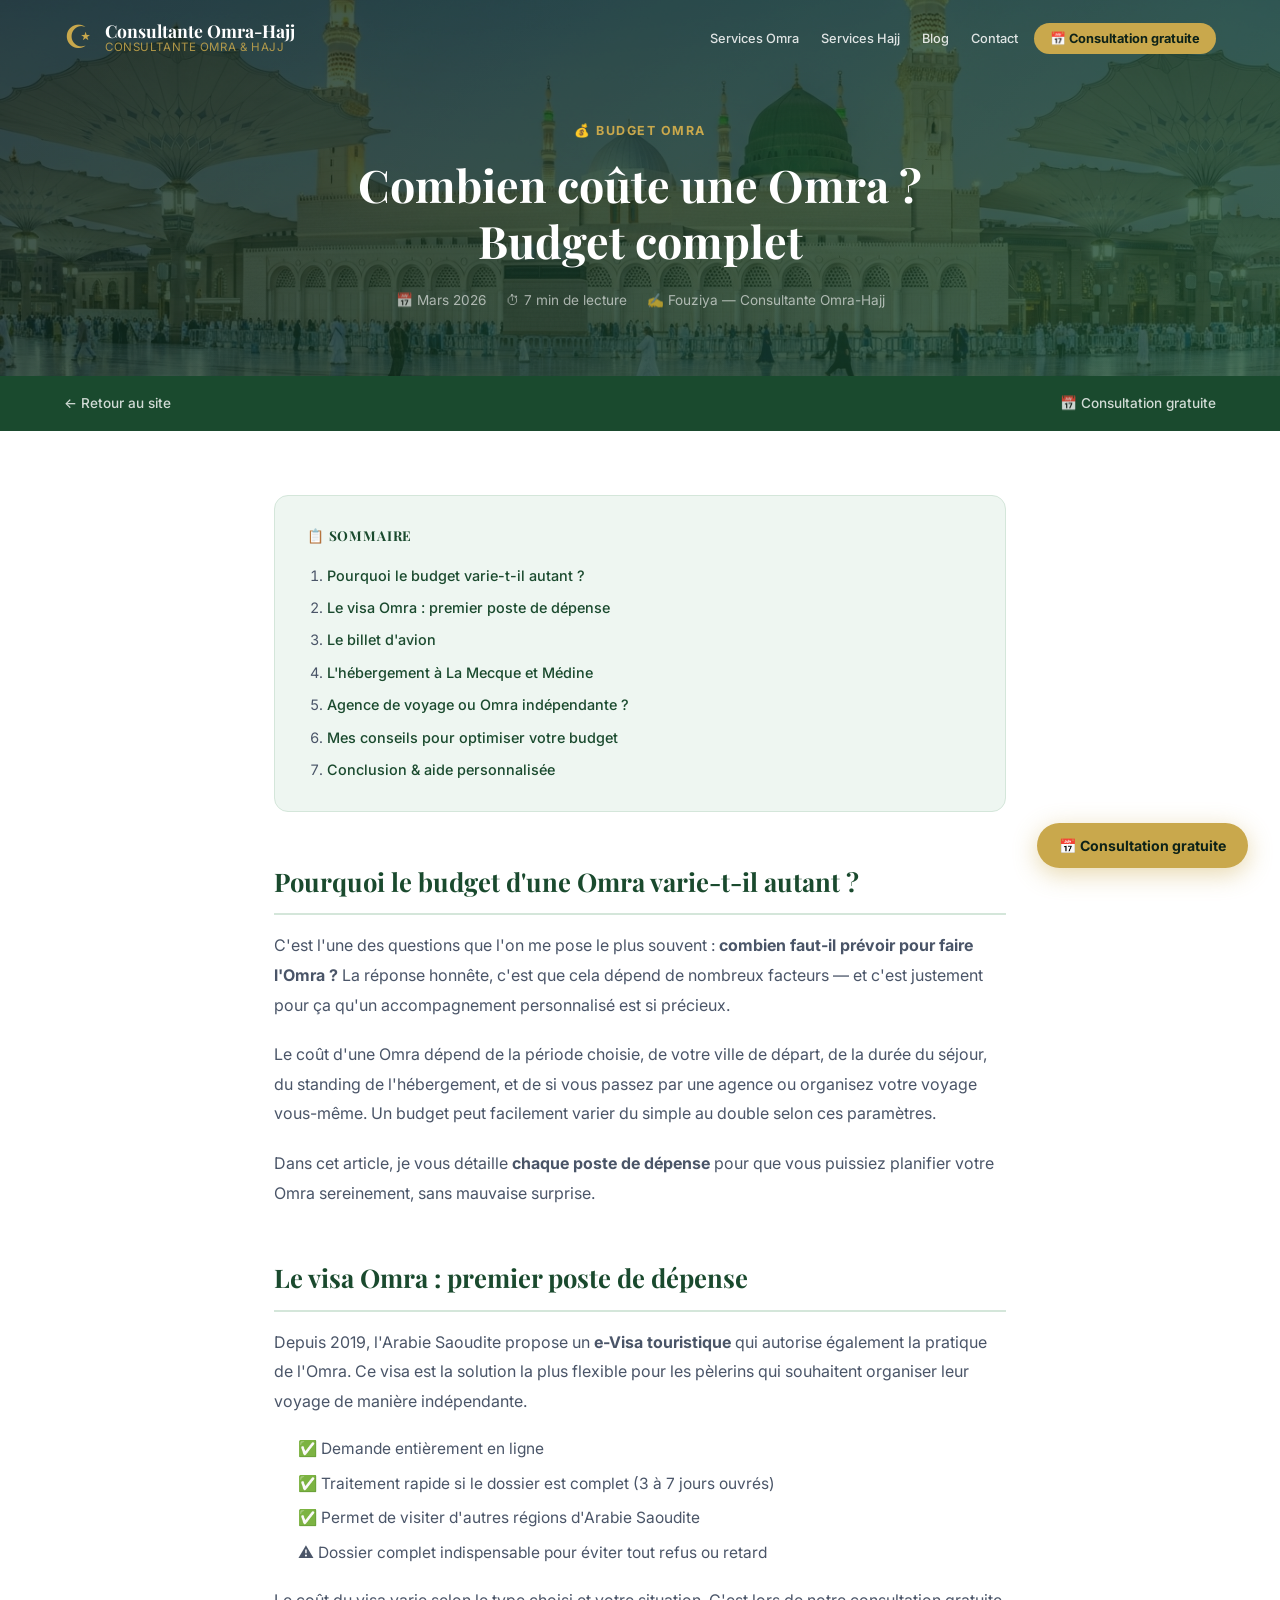
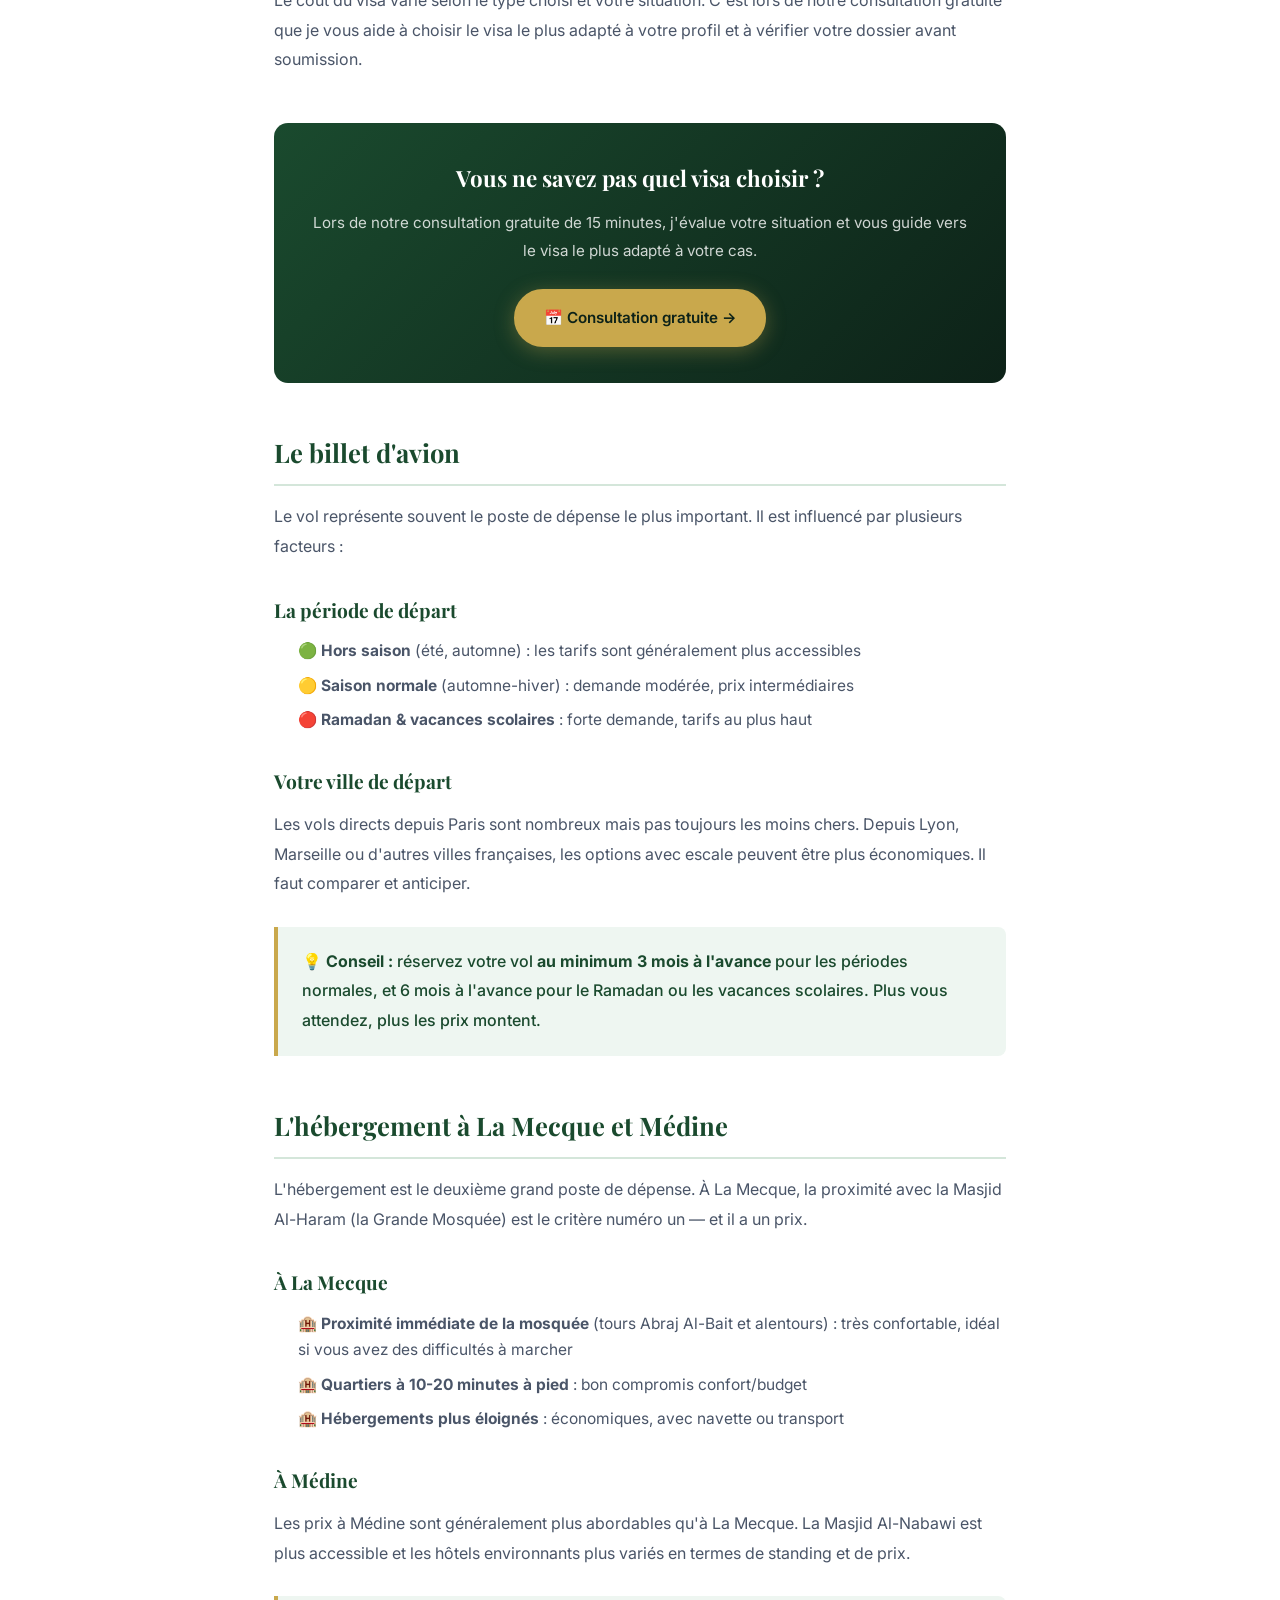
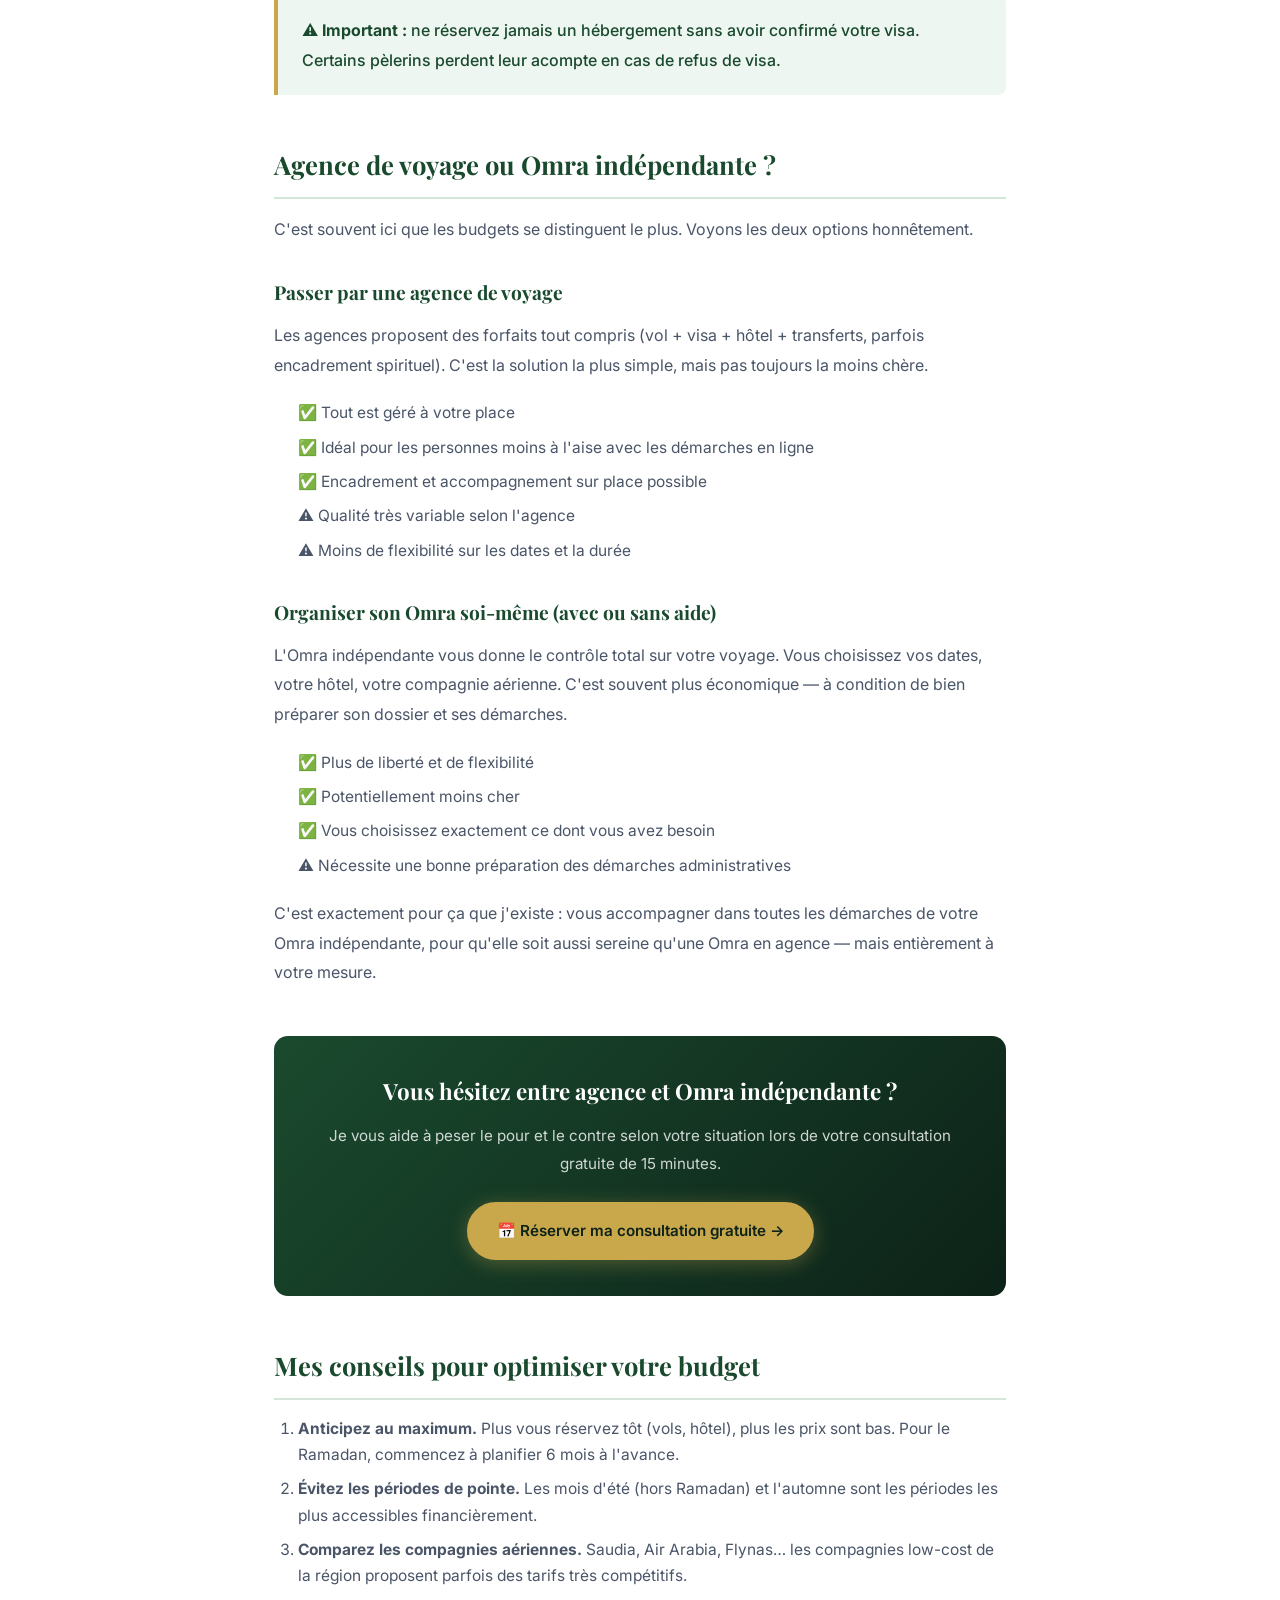
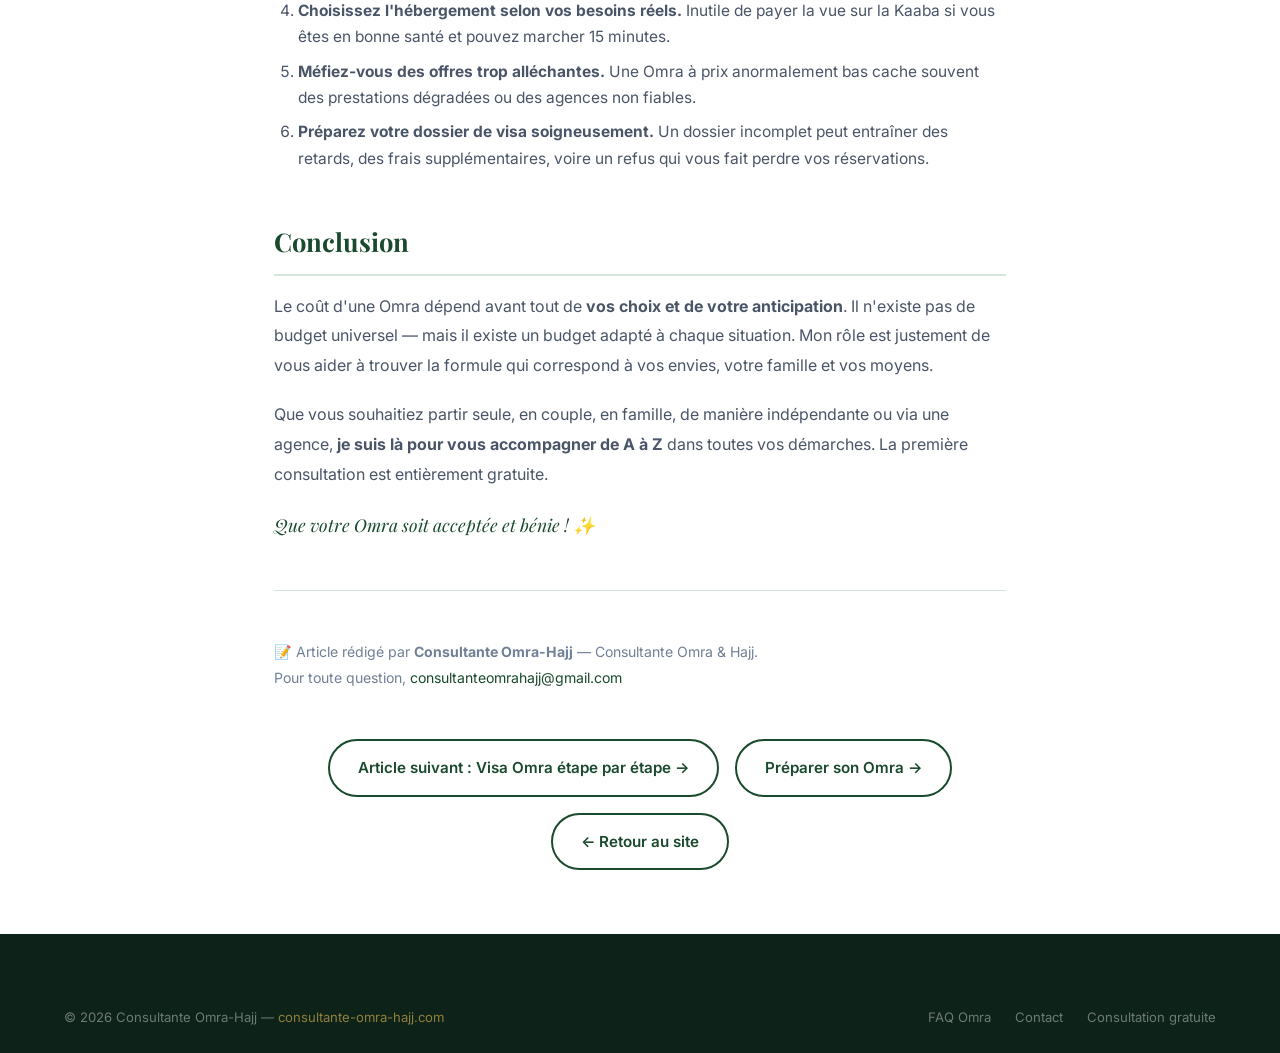
<file: Site omra/blog-cout-omra.html>
<!DOCTYPE html>
<html lang="fr">
<head>
  <meta charset="UTF-8">
  <meta name="viewport" content="width=device-width, initial-scale=1.0">
  <title>Combien coûte une Omra ? Budget complet | Consultante Omra-Hajj</title>
  <meta name="description" content="Quel est le budget pour une Omra ? Visa, vol, hôtel, agence ou indépendant : tous les postes de dépenses expliqués clairement pour planifier votre pèlerinage sereinement.">
  <meta name="keywords" content="combien coûte une omra, budget omra, prix omra, coût visa omra, omra pas cher, tarif omra, organiser omra budget">
  <meta name="author" content="Fouziya — Consultante Omra-Hajj">
  <meta name="robots" content="index, follow">
  <link rel="canonical" href="https://consultante-omra-hajj.com/blog-cout-omra.html">
  <meta property="og:type" content="article">
  <meta property="og:title" content="Combien coûte une Omra ? Budget complet">
  <meta property="og:description" content="Budget visa, vol, hôtel, agence ou indépendant : tous les postes de dépenses pour planifier votre Omra sereinement.">
  <meta property="og:url" content="https://consultante-omra-hajj.com/blog-cout-omra.html">
  <script type="application/ld+json">
  {
    "@context": "https://schema.org",
    "@type": "Article",
    "headline": "Combien coûte une Omra en 2025-2026 ?",
    "description": "Budget complet pour une Omra : visa, vol, hôtel, agence ou indépendant — tous les postes de dépenses expliqués.",
    "author": { "@type": "Person", "name": "Fouziya", "jobTitle": "Consultante Omra & Hajj indépendante" },
    "publisher": { "@type": "Organization", "name": "Consultante Omra-Hajj", "url": "https://consultante-omra-hajj.com" },
    "datePublished": "2026-03-21",
    "url": "https://consultante-omra-hajj.com/blog-cout-omra.html"
  }
  </script>
  <link rel="preconnect" href="https://fonts.googleapis.com">
  <link rel="preconnect" href="https://fonts.gstatic.com" crossorigin>
  <link href="https://fonts.googleapis.com/css2?family=Playfair+Display:ital,wght@0,400;0,600;0,700;1,400&family=Inter:wght@300;400;500;600;700&display=swap" rel="stylesheet">
  <link href="https://assets.calendly.com/assets/external/widget.css" rel="stylesheet">
  <link rel="stylesheet" href="style.css">
  <link rel="icon" type="image/svg+xml" href="data:image/svg+xml,<svg xmlns='http://www.w3.org/2000/svg' viewBox='0 0 100 100'><text y='.9em' font-size='90'>🕌</text></svg>">
  <!-- Google Tag Manager -->
  <script>(function(w,d,s,l,i){w[l]=w[l]||[];w[l].push({'gtm.start':
  new Date().getTime(),event:'gtm.js'});var f=d.getElementsByTagName(s)[0],
  j=d.createElement(s),dl=l!='dataLayer'?'&l='+l:'';j.async=true;j.src=
  'https://www.googletagmanager.com/gtm.js?id='+i+dl;f.parentNode.insertBefore(j,f);
  })(window,document,'script','dataLayer','GTM-5XPHHFGC');</script>
  <!-- End Google Tag Manager -->
  <!-- Google Analytics GA4 -->
  <script async src="https://www.googletagmanager.com/gtag/js?id=G-QFDSY6R34P"></script>
  <script>
    window.dataLayer = window.dataLayer || [];
    function gtag(){dataLayer.push(arguments);}
    gtag('js', new Date());
    gtag('config', 'G-QFDSY6R34P');
  </script>
  <!-- End Google Analytics -->
</head>
<body>
<!-- Google Tag Manager (noscript) -->
<noscript><iframe src="https://www.googletagmanager.com/ns.html?id=GTM-5XPHHFGC"
height="0" width="0" style="display:none;visibility:hidden"></iframe></noscript>
<!-- End Google Tag Manager (noscript) -->

<!-- Navigation -->
<nav class="navbar scrolled" id="navbar" role="navigation">
  <div class="nav-container">
    <a href="index.html" class="nav-logo" aria-label="Consultante Omra-Hajj — Accueil">
      <span class="logo-icon" aria-hidden="true">☪</span>
      <div class="logo-text">
        <span class="logo-main">Consultante Omra-Hajj</span>
        <span class="logo-sub">Consultante Omra &amp; Hajj</span>
      </div>
    </a>
    <ul class="nav-menu" id="nav-menu">
      <li><a href="index.html#services-omra" class="nav-link">Services Omra</a></li>
      <li><a href="index.html#services-hajj" class="nav-link">Services Hajj</a></li>
      <li><a href="index.html#blog" class="nav-link">Blog</a></li>
      <li><a href="index.html#contact" class="nav-link">Contact</a></li>
      <li><a href="#" class="nav-cta" onclick="openCalendly(); return false;">📅 Consultation gratuite</a></li>
    </ul>
    <button class="nav-toggle" id="nav-toggle" aria-label="Menu"><span></span><span></span><span></span></button>
  </div>
</nav>

<!-- Blog Header -->
<header class="blog-header" style="position:relative; overflow:hidden;">
  <img src="images/medine-panorama.jpg" alt="Vue panoramique de La Mecque et Médine" loading="eager"
    style="position:absolute;inset:0;width:100%;height:100%;object-fit:cover;object-position:center;opacity:0.22;z-index:0;">
  <div class="container" style="position:relative;z-index:1;">
    <span class="blog-header-cat">💰 Budget Omra</span>
    <h1>Combien coûte une Omra ?<br>Budget complet</h1>
    <div class="blog-header-meta">
      <span>📅 Mars 2026</span>
      <span>⏱ 7 min de lecture</span>
      <span>✍️ Fouziya — Consultante Omra-Hajj</span>
    </div>
  </div>
</header>

<!-- Blog Nav -->
<nav class="blog-nav" aria-label="Navigation article">
  <div class="blog-nav-inner">
    <a href="index.html">← Retour au site</a>
    <a href="#" onclick="openCalendly(); return false;">📅 Consultation gratuite</a>
  </div>
</nav>

<!-- Blog Content -->
<main class="blog-body">

  <div class="blog-toc">
    <h4>📋 Sommaire</h4>
    <ol>
      <li><a href="#introduction">Pourquoi le budget varie-t-il autant ?</a></li>
      <li><a href="#visa">Le visa Omra : premier poste de dépense</a></li>
      <li><a href="#vol">Le billet d'avion</a></li>
      <li><a href="#hotel">L'hébergement à La Mecque et Médine</a></li>
      <li><a href="#agence-vs-seul">Agence de voyage ou Omra indépendante ?</a></li>
      <li><a href="#conseils">Mes conseils pour optimiser votre budget</a></li>
      <li><a href="#conclusion">Conclusion &amp; aide personnalisée</a></li>
    </ol>
  </div>

  <h2 id="introduction">Pourquoi le budget d'une Omra varie-t-il autant ?</h2>
  <p>
    C'est l'une des questions que l'on me pose le plus souvent : <strong>combien faut-il prévoir pour faire l'Omra ?</strong> La réponse honnête, c'est que cela dépend de nombreux facteurs — et c'est justement pour ça qu'un accompagnement personnalisé est si précieux.
  </p>
  <p>
    Le coût d'une Omra dépend de la période choisie, de votre ville de départ, de la durée du séjour, du standing de l'hébergement, et de si vous passez par une agence ou organisez votre voyage vous-même. Un budget peut facilement varier du simple au double selon ces paramètres.
  </p>
  <p>
    Dans cet article, je vous détaille <strong>chaque poste de dépense</strong> pour que vous puissiez planifier votre Omra sereinement, sans mauvaise surprise.
  </p>

  <h2 id="visa">Le visa Omra : premier poste de dépense</h2>
  <p>
    Depuis 2019, l'Arabie Saoudite propose un <strong>e-Visa touristique</strong> qui autorise également la pratique de l'Omra. Ce visa est la solution la plus flexible pour les pèlerins qui souhaitent organiser leur voyage de manière indépendante.
  </p>
  <ul>
    <li>✅ Demande entièrement en ligne</li>
    <li>✅ Traitement rapide si le dossier est complet (3 à 7 jours ouvrés)</li>
    <li>✅ Permet de visiter d'autres régions d'Arabie Saoudite</li>
    <li>⚠️ Dossier complet indispensable pour éviter tout refus ou retard</li>
  </ul>
  <p>
    Le coût du visa varie selon le type choisi et votre situation. C'est lors de notre consultation gratuite que je vous aide à choisir le visa le plus adapté à votre profil et à vérifier votre dossier avant soumission.
  </p>

  <div class="blog-cta-box">
    <h3>Vous ne savez pas quel visa choisir ?</h3>
    <p>Lors de notre consultation gratuite de 15 minutes, j'évalue votre situation et vous guide vers le visa le plus adapté à votre cas.</p>
    <a href="#" class="btn btn-primary" onclick="openCalendly(); return false;">📅 Consultation gratuite →</a>
  </div>

  <h2 id="vol">Le billet d'avion</h2>
  <p>
    Le vol représente souvent le poste de dépense le plus important. Il est influencé par plusieurs facteurs :
  </p>

  <h3>La période de départ</h3>
  <ul>
    <li>🟢 <strong>Hors saison</strong> (été, automne) : les tarifs sont généralement plus accessibles</li>
    <li>🟡 <strong>Saison normale</strong> (automne-hiver) : demande modérée, prix intermédiaires</li>
    <li>🔴 <strong>Ramadan &amp; vacances scolaires</strong> : forte demande, tarifs au plus haut</li>
  </ul>

  <h3>Votre ville de départ</h3>
  <p>
    Les vols directs depuis Paris sont nombreux mais pas toujours les moins chers. Depuis Lyon, Marseille ou d'autres villes françaises, les options avec escale peuvent être plus économiques. Il faut comparer et anticiper.
  </p>

  <div class="blog-callout">
    <p>💡 <strong>Conseil :</strong> réservez votre vol <strong>au minimum 3 mois à l'avance</strong> pour les périodes normales, et 6 mois à l'avance pour le Ramadan ou les vacances scolaires. Plus vous attendez, plus les prix montent.</p>
  </div>

  <h2 id="hotel">L'hébergement à La Mecque et Médine</h2>
  <p>
    L'hébergement est le deuxième grand poste de dépense. À La Mecque, la proximité avec la Masjid Al-Haram (la Grande Mosquée) est le critère numéro un — et il a un prix.
  </p>

  <h3>À La Mecque</h3>
  <ul>
    <li>🏨 <strong>Proximité immédiate de la mosquée</strong> (tours Abraj Al-Bait et alentours) : très confortable, idéal si vous avez des difficultés à marcher</li>
    <li>🏨 <strong>Quartiers à 10-20 minutes à pied</strong> : bon compromis confort/budget</li>
    <li>🏨 <strong>Hébergements plus éloignés</strong> : économiques, avec navette ou transport</li>
  </ul>

  <h3>À Médine</h3>
  <p>
    Les prix à Médine sont généralement plus abordables qu'à La Mecque. La Masjid Al-Nabawi est plus accessible et les hôtels environnants plus variés en termes de standing et de prix.
  </p>

  <div class="blog-callout">
    <p>⚠️ <strong>Important :</strong> ne réservez jamais un hébergement sans avoir confirmé votre visa. Certains pèlerins perdent leur acompte en cas de refus de visa.</p>
  </div>

  <h2 id="agence-vs-seul">Agence de voyage ou Omra indépendante ?</h2>
  <p>
    C'est souvent ici que les budgets se distinguent le plus. Voyons les deux options honnêtement.
  </p>

  <h3>Passer par une agence de voyage</h3>
  <p>
    Les agences proposent des forfaits tout compris (vol + visa + hôtel + transferts, parfois encadrement spirituel). C'est la solution la plus simple, mais pas toujours la moins chère.
  </p>
  <ul>
    <li>✅ Tout est géré à votre place</li>
    <li>✅ Idéal pour les personnes moins à l'aise avec les démarches en ligne</li>
    <li>✅ Encadrement et accompagnement sur place possible</li>
    <li>⚠️ Qualité très variable selon l'agence</li>
    <li>⚠️ Moins de flexibilité sur les dates et la durée</li>
  </ul>

  <h3>Organiser son Omra soi-même (avec ou sans aide)</h3>
  <p>
    L'Omra indépendante vous donne le contrôle total sur votre voyage. Vous choisissez vos dates, votre hôtel, votre compagnie aérienne. C'est souvent plus économique — à condition de bien préparer son dossier et ses démarches.
  </p>
  <ul>
    <li>✅ Plus de liberté et de flexibilité</li>
    <li>✅ Potentiellement moins cher</li>
    <li>✅ Vous choisissez exactement ce dont vous avez besoin</li>
    <li>⚠️ Nécessite une bonne préparation des démarches administratives</li>
  </ul>
  <p>
    C'est exactement pour ça que j'existe : vous accompagner dans toutes les démarches de votre Omra indépendante, pour qu'elle soit aussi sereine qu'une Omra en agence — mais entièrement à votre mesure.
  </p>

  <div class="blog-cta-box">
    <h3>Vous hésitez entre agence et Omra indépendante ?</h3>
    <p>Je vous aide à peser le pour et le contre selon votre situation lors de votre consultation gratuite de 15 minutes.</p>
    <a href="#" class="btn btn-primary" onclick="openCalendly(); return false;">📅 Réserver ma consultation gratuite →</a>
  </div>

  <h2 id="conseils">Mes conseils pour optimiser votre budget</h2>

  <ol>
    <li><strong>Anticipez au maximum.</strong> Plus vous réservez tôt (vols, hôtel), plus les prix sont bas. Pour le Ramadan, commencez à planifier 6 mois à l'avance.</li>
    <li><strong>Évitez les périodes de pointe.</strong> Les mois d'été (hors Ramadan) et l'automne sont les périodes les plus accessibles financièrement.</li>
    <li><strong>Comparez les compagnies aériennes.</strong> Saudia, Air Arabia, Flynas… les compagnies low-cost de la région proposent parfois des tarifs très compétitifs.</li>
    <li><strong>Choisissez l'hébergement selon vos besoins réels.</strong> Inutile de payer la vue sur la Kaaba si vous êtes en bonne santé et pouvez marcher 15 minutes.</li>
    <li><strong>Méfiez-vous des offres trop alléchantes.</strong> Une Omra à prix anormalement bas cache souvent des prestations dégradées ou des agences non fiables.</li>
    <li><strong>Préparez votre dossier de visa soigneusement.</strong> Un dossier incomplet peut entraîner des retards, des frais supplémentaires, voire un refus qui vous fait perdre vos réservations.</li>
  </ol>

  <h2 id="conclusion">Conclusion</h2>
  <p>
    Le coût d'une Omra dépend avant tout de <strong>vos choix et de votre anticipation</strong>. Il n'existe pas de budget universel — mais il existe un budget adapté à chaque situation. Mon rôle est justement de vous aider à trouver la formule qui correspond à vos envies, votre famille et vos moyens.
  </p>
  <p>
    Que vous souhaitiez partir seule, en couple, en famille, de manière indépendante ou via une agence, <strong>je suis là pour vous accompagner de A à Z</strong> dans toutes vos démarches. La première consultation est entièrement gratuite.
  </p>
  <p style="font-size:1.1rem; color:var(--green); font-family:var(--font-head); font-style:italic">
    Que votre Omra soit acceptée et bénie ! ✨
  </p>

  <hr style="margin:48px 0; border:none; border-top:1px solid var(--border)">

  <p style="font-size:.88rem; color:var(--text-light)">
    📝 Article rédigé par <strong>Consultante Omra-Hajj</strong> — Consultante Omra &amp; Hajj.<br>
    Pour toute question, <a href="mailto:consultanteomrahajj@gmail.com" style="color:var(--green)">consultanteomrahajj@gmail.com</a>
  </p>

  <div style="margin-top:48px; display:flex; gap:16px; flex-wrap:wrap; justify-content:center">
    <a href="blog-visa-omra.html" class="btn btn-outline-green">Article suivant : Visa Omra étape par étape →</a>
    <a href="blog-preparer-omra.html" class="btn btn-outline-green">Préparer son Omra →</a>
    <a href="index.html" class="btn btn-outline-green">← Retour au site</a>
  </div>
</main>

<!-- Footer compact -->
<footer class="footer" style="padding-top:48px" role="contentinfo">
  <div class="container">
    <div class="footer-bottom">
      <p>&copy; <span class="footer-year">2026</span> Consultante Omra-Hajj — <a href="index.html" style="color:rgba(201,168,76,.7)">consultante-omra-hajj.com</a></p>
      <div class="footer-legal">
        <a href="index.html#faq">FAQ Omra</a>
        <a href="index.html#contact">Contact</a>
        <a href="#" onclick="openCalendly(); return false;">Consultation gratuite</a>
      </div>
    </div>
  </div>
</footer>

<div class="floating-cta">
  <button class="floating-btn" onclick="openCalendly(); return false;">📅 Consultation gratuite</button>
</div>

<script src="https://assets.calendly.com/assets/external/widget.js" type="text/javascript" async></script>
<script src="script.js"></script>
</body>
</html>
</file>
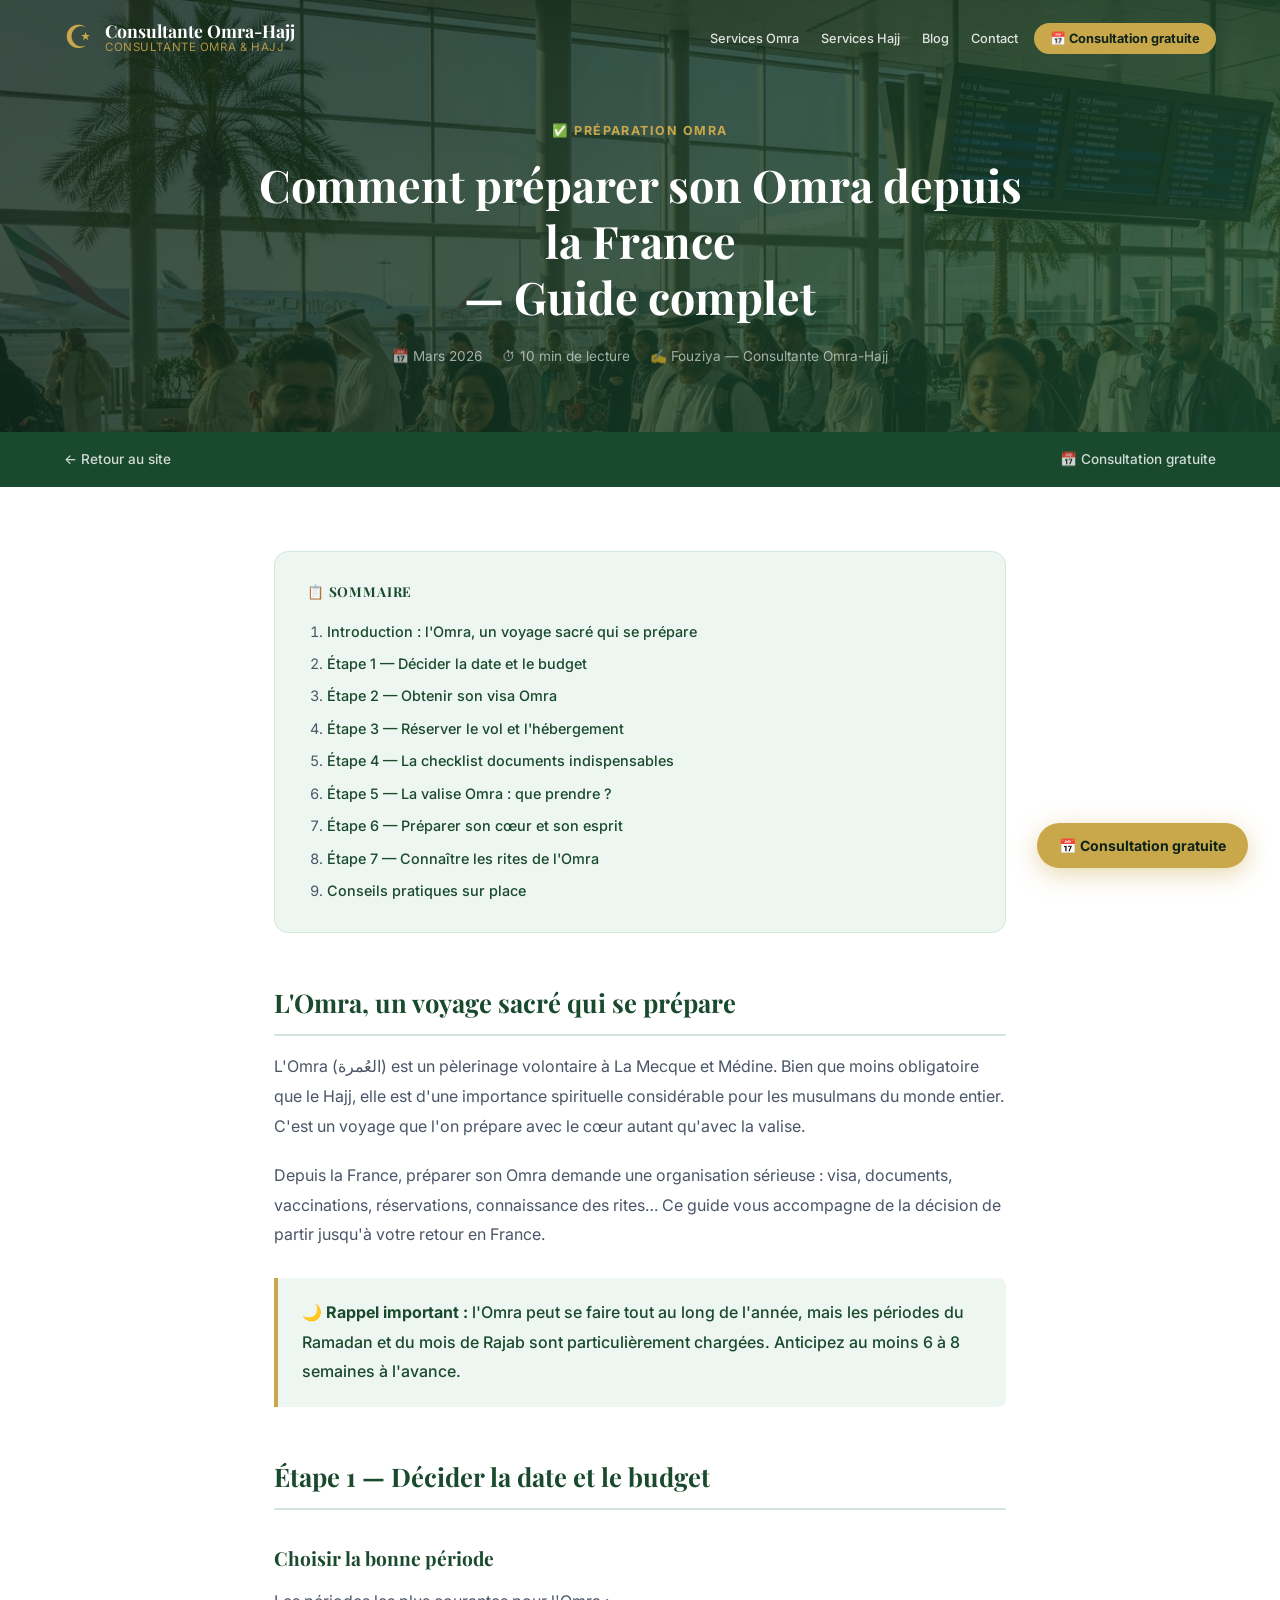
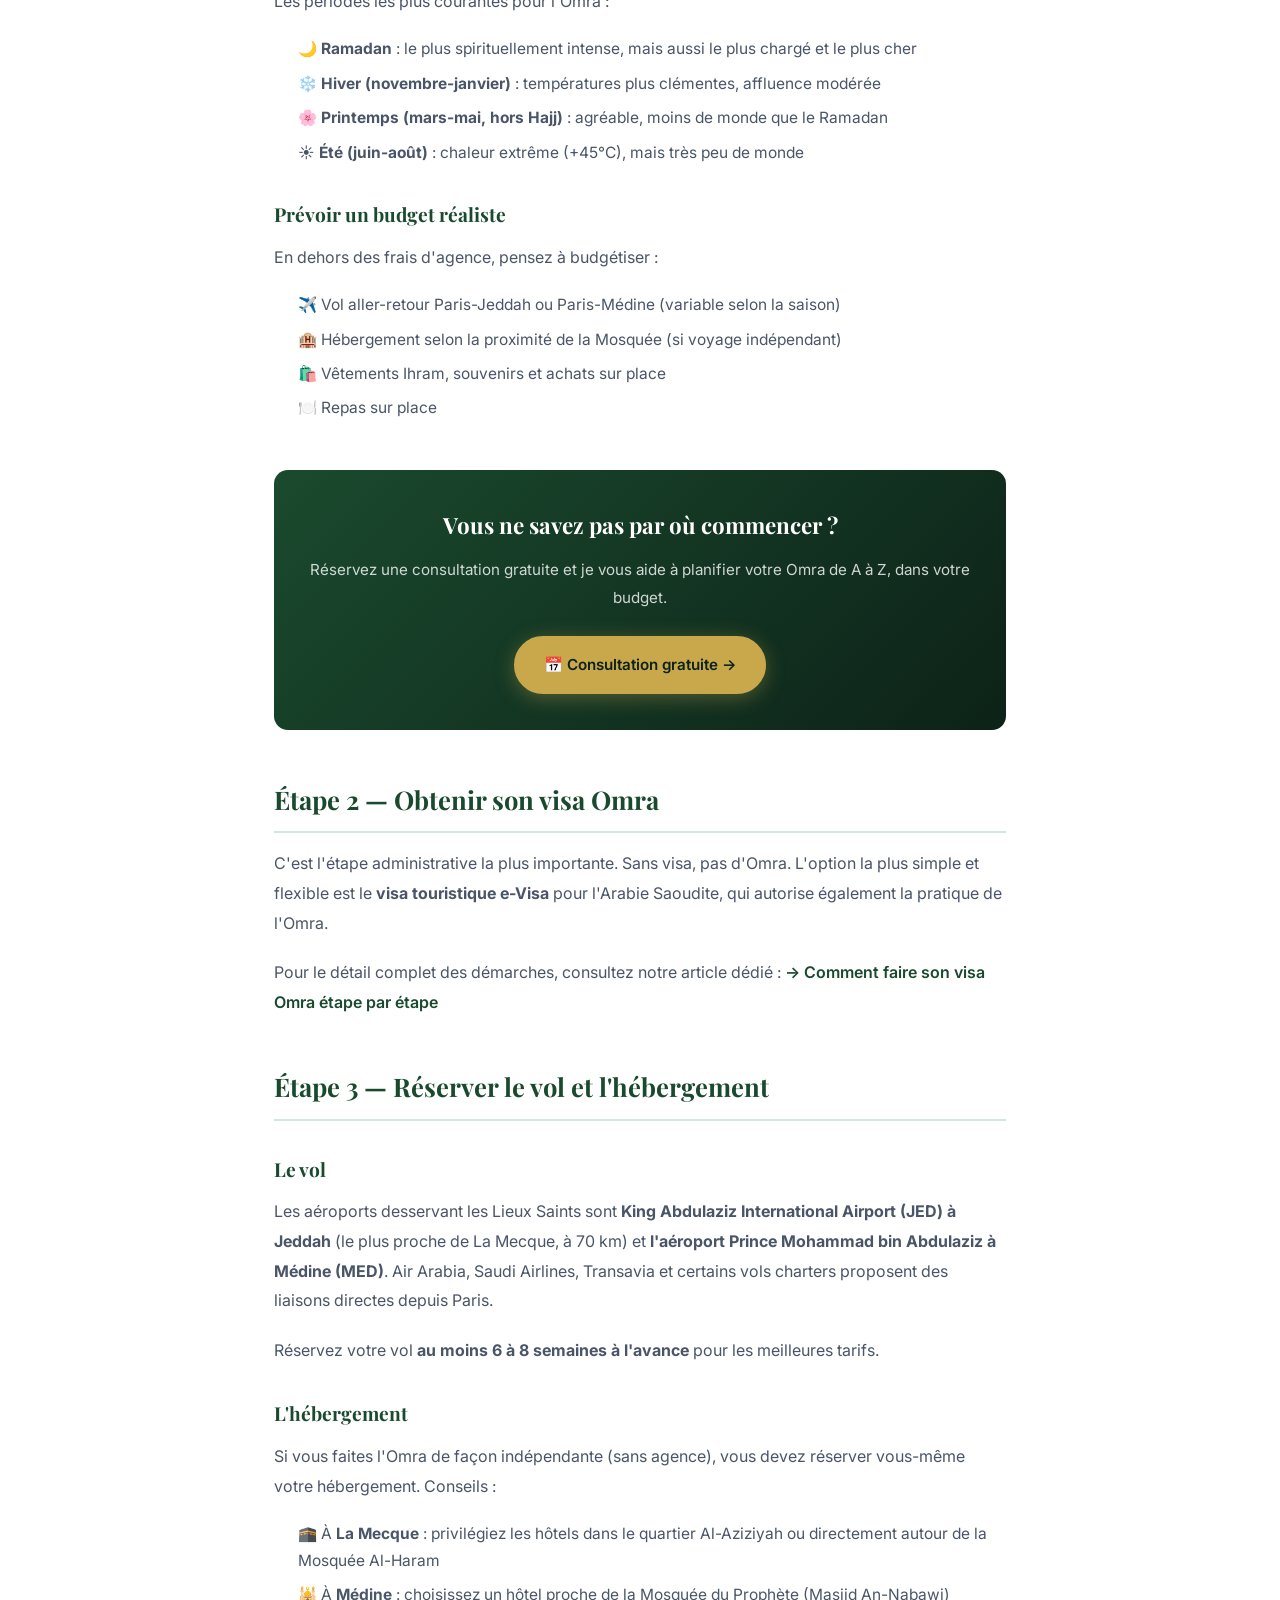
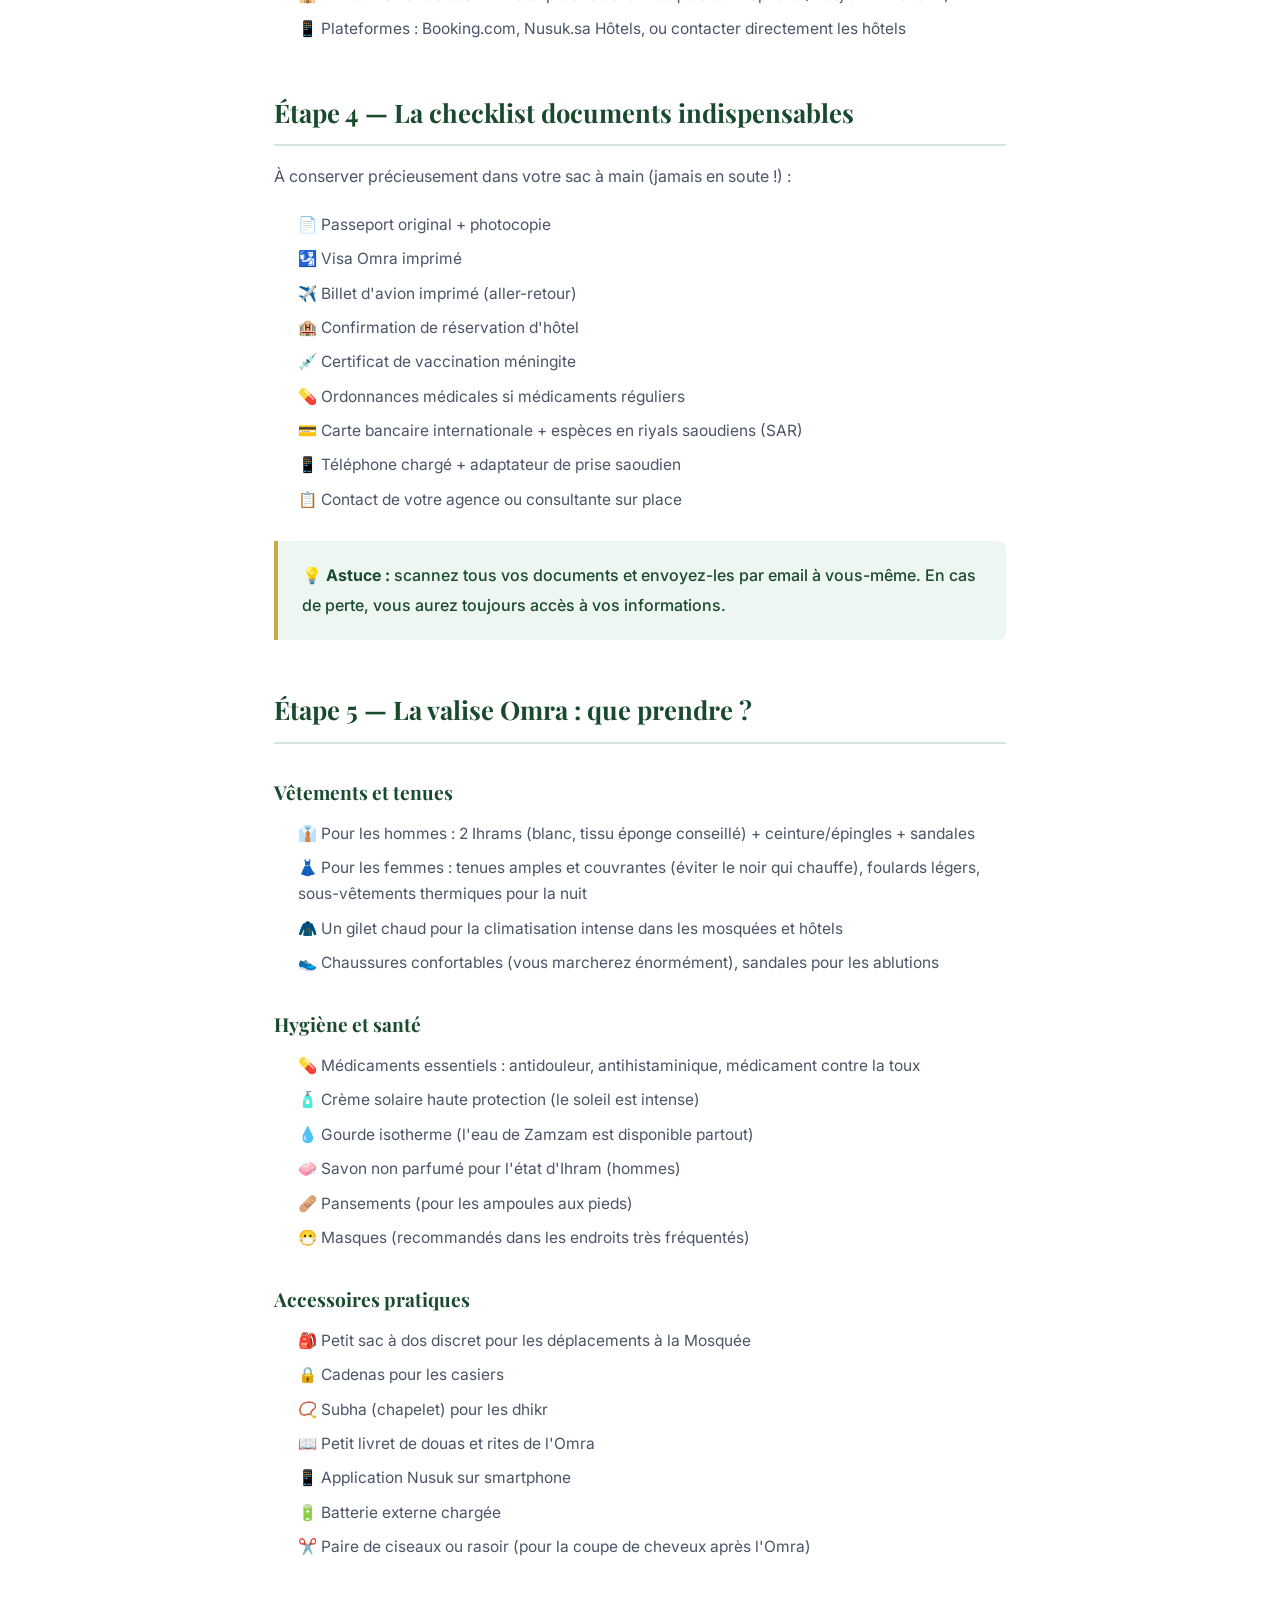
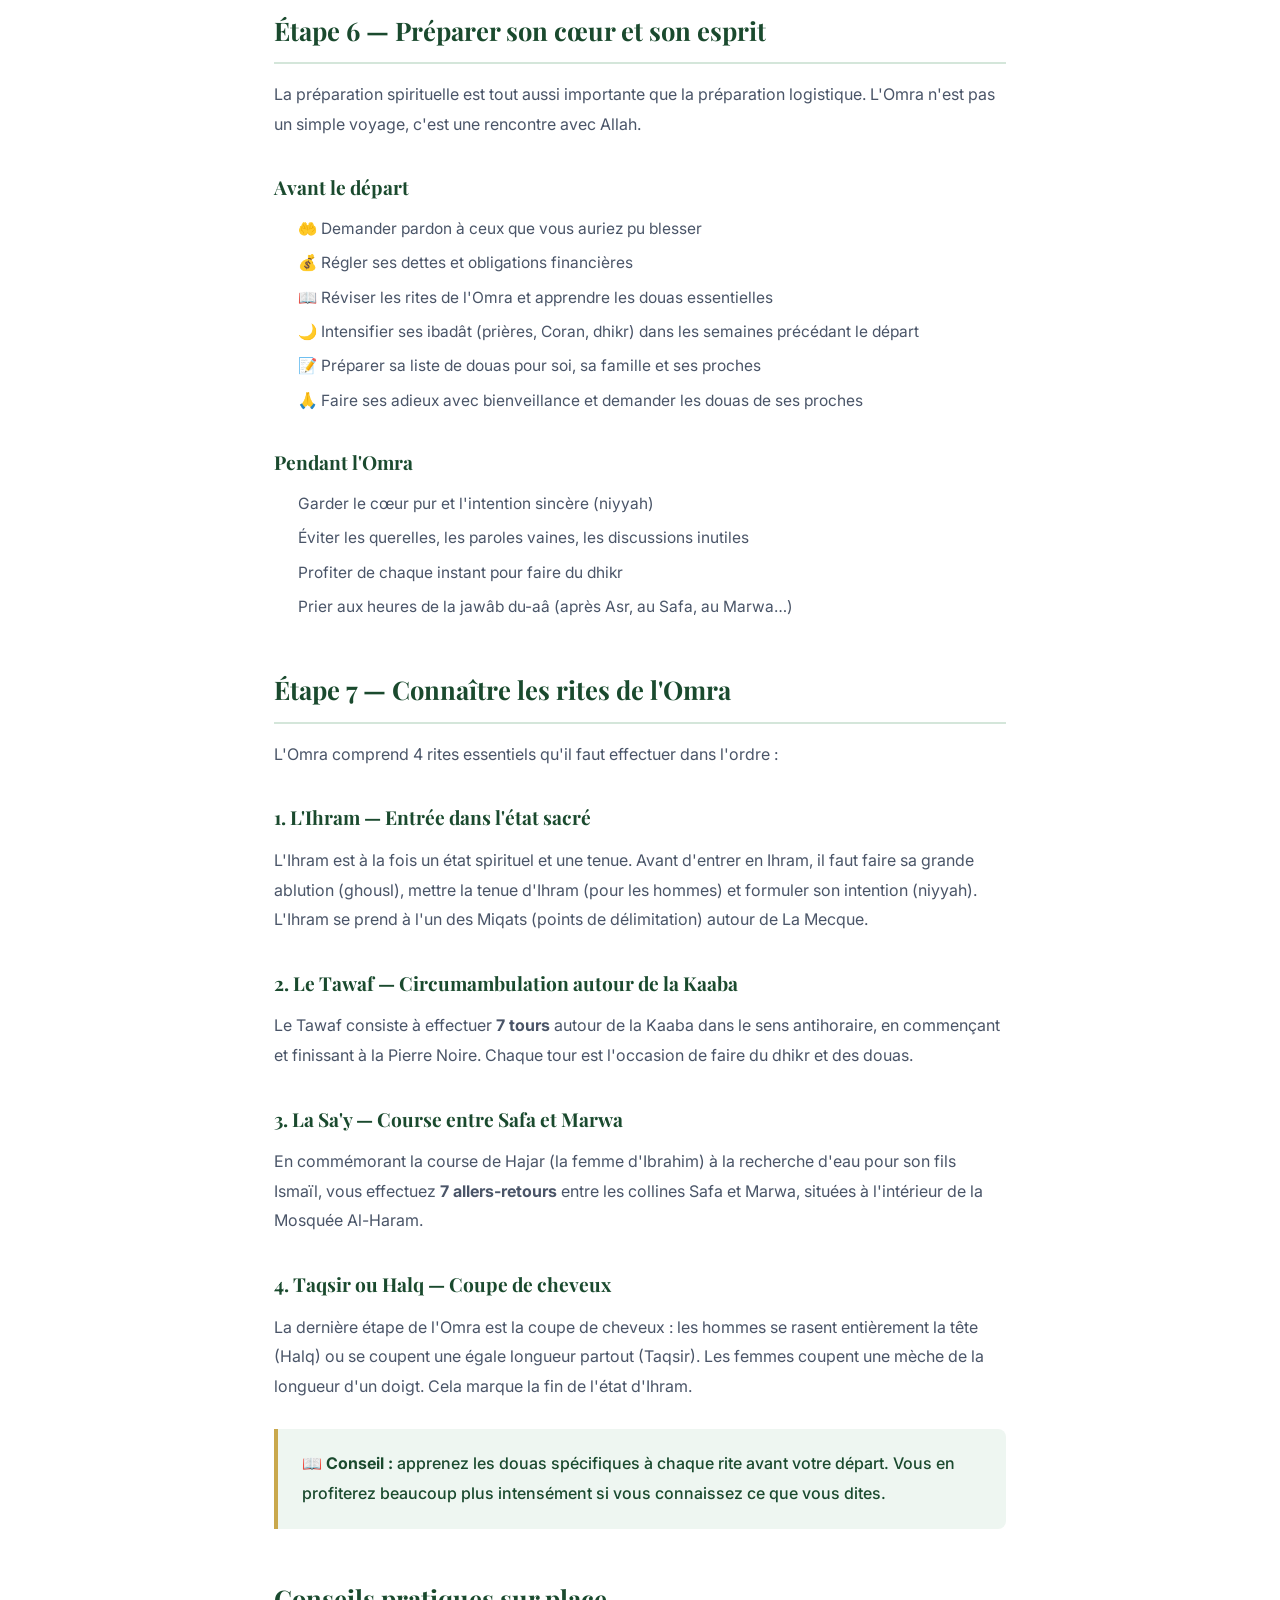
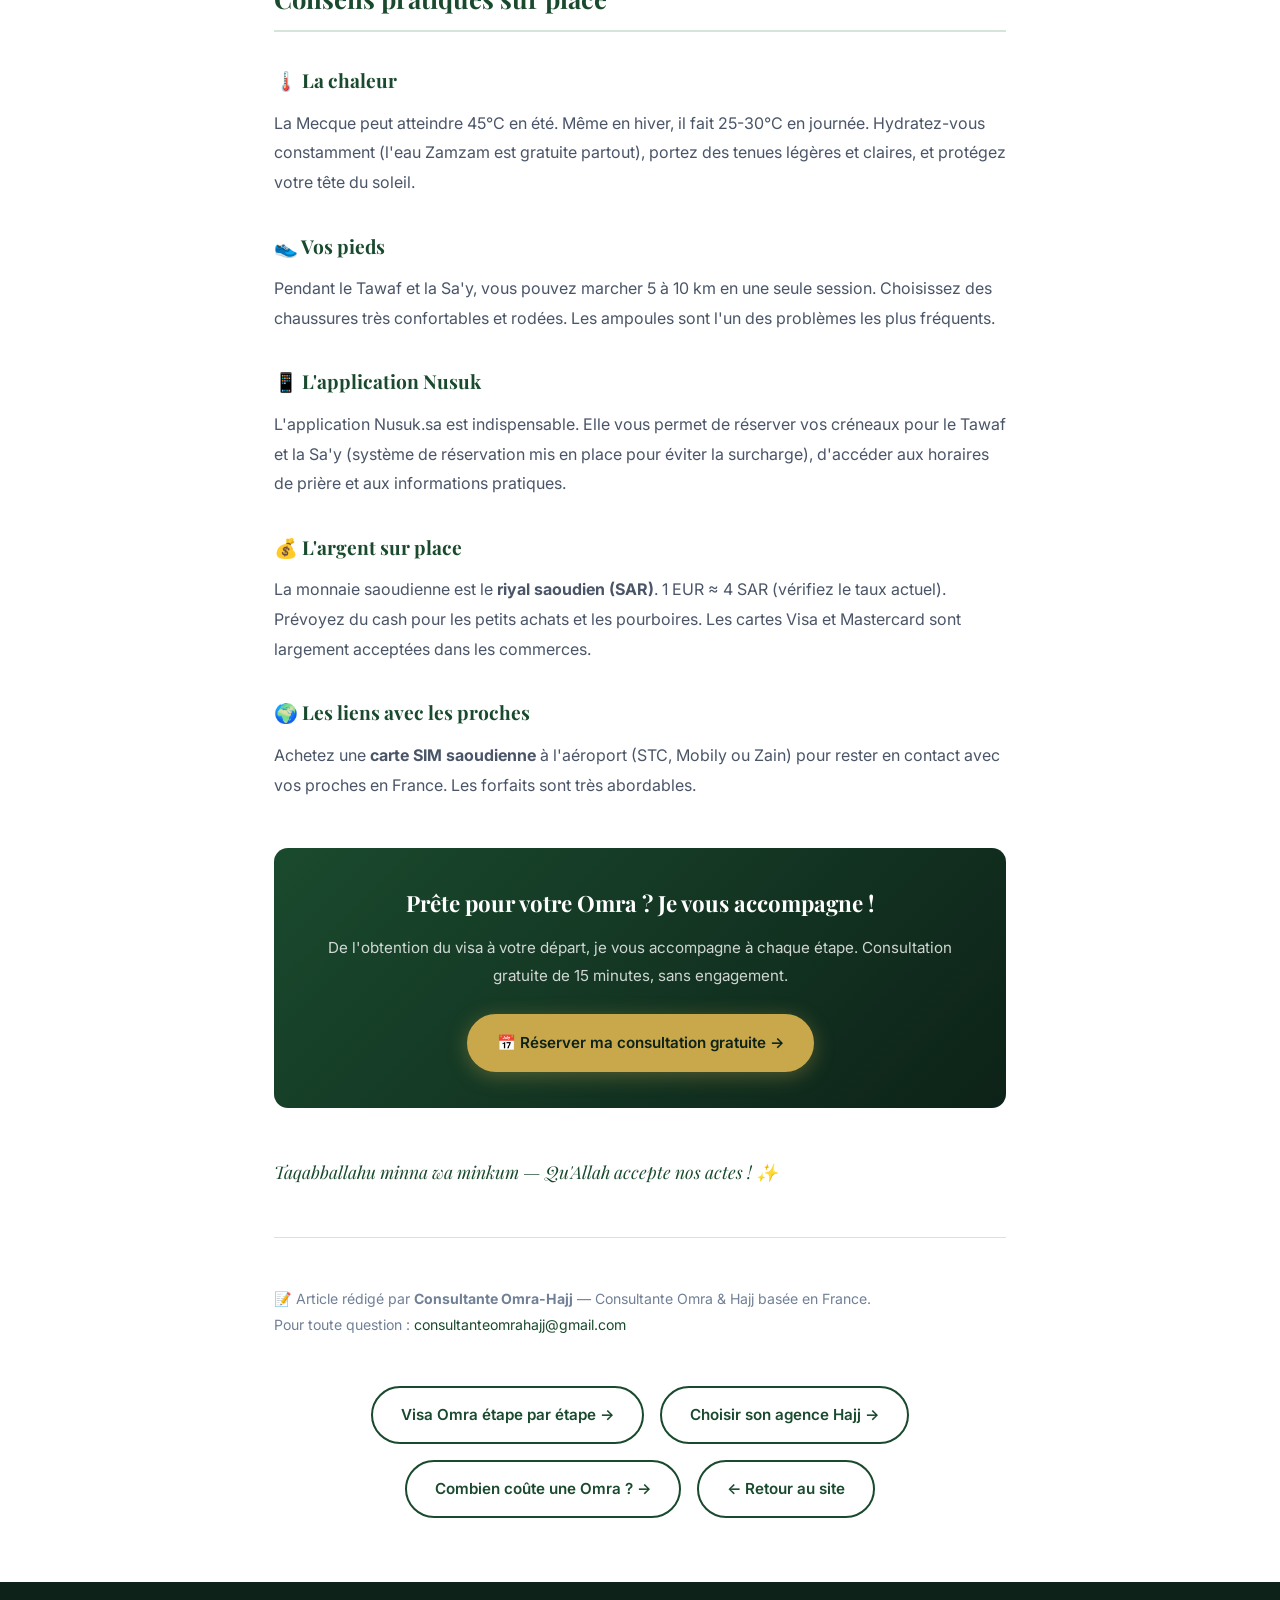
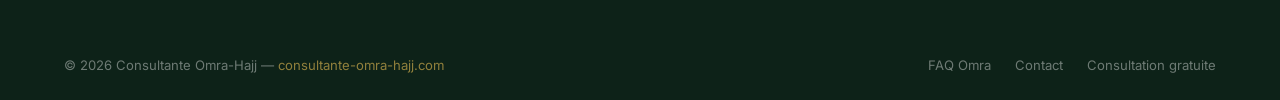
<file: Site omra/blog-preparer-omra.html>
<!DOCTYPE html>
<html lang="fr">
<head>
  <meta charset="UTF-8">
  <meta name="viewport" content="width=device-width, initial-scale=1.0">
  <title>Comment préparer son Omra depuis la France — Guide complet | Consultante Omra-Hajj</title>
  <meta name="description" content="Comment préparer son Omra depuis la France en 2026 ? Checklist documents, valise, visa, hébergement, préparation spirituelle et rites. Guide complet par Fouziya, consultante Omra indépendante.">
  <meta name="keywords" content="préparer son omra, checklist omra, preparation omra, conseils omra, valise omra, rites omra, omra étapes">
  <meta name="author" content="Fouziya — Consultante Omra-Hajj">
  <meta name="robots" content="index, follow">
  <link rel="canonical" href="https://consultante-omra-hajj.com/blog-preparer-omra.html">
  <meta property="og:type" content="article">
  <meta property="og:title" content="Comment bien préparer son Omra">
  <meta property="og:description" content="Guide complet : checklist documents, valise, préparation spirituelle et conseils pratiques pour votre Omra.">
  <meta property="og:url" content="https://consultante-omra-hajj.com/blog-preparer-omra.html">
  <script type="application/ld+json">
  {
    "@context": "https://schema.org",
    "@type": "Article",
    "headline": "Comment bien préparer son Omra",
    "description": "Guide complet avec checklist, préparation spirituelle et conseils pratiques pour une Omra réussie.",
    "author": { "@type": "Person", "name": "Fouziya", "jobTitle": "Consultante Omra & Hajj indépendante" },
    "publisher": { "@type": "Organization", "name": "Consultante Omra-Hajj", "url": "https://consultante-omra-hajj.com" },
    "datePublished": "2026-03-01",
    "url": "https://consultante-omra-hajj.com/blog-preparer-omra.html"
  }
  </script>
  <link rel="preconnect" href="https://fonts.googleapis.com">
  <link rel="preconnect" href="https://fonts.gstatic.com" crossorigin>
  <link href="https://fonts.googleapis.com/css2?family=Playfair+Display:ital,wght@0,400;0,600;0,700;1,400&family=Inter:wght@300;400;500;600;700&display=swap" rel="stylesheet">
  <link href="https://assets.calendly.com/assets/external/widget.css" rel="stylesheet">
  <link rel="stylesheet" href="style.css">
  <link rel="icon" type="image/svg+xml" href="data:image/svg+xml,<svg xmlns='http://www.w3.org/2000/svg' viewBox='0 0 100 100'><text y='.9em' font-size='90'>🕌</text></svg>">
  <!-- Google Tag Manager -->
  <script>(function(w,d,s,l,i){w[l]=w[l]||[];w[l].push({'gtm.start':
  new Date().getTime(),event:'gtm.js'});var f=d.getElementsByTagName(s)[0],
  j=d.createElement(s),dl=l!='dataLayer'?'&l='+l:'';j.async=true;j.src=
  'https://www.googletagmanager.com/gtm.js?id='+i+dl;f.parentNode.insertBefore(j,f);
  })(window,document,'script','dataLayer','GTM-5XPHHFGC');</script>
  <!-- End Google Tag Manager -->
  <!-- Google Analytics GA4 -->
  <script async src="https://www.googletagmanager.com/gtag/js?id=G-QFDSY6R34P"></script>
  <script>
    window.dataLayer = window.dataLayer || [];
    function gtag(){dataLayer.push(arguments);}
    gtag('js', new Date());
    gtag('config', 'G-QFDSY6R34P');
  </script>
  <!-- End Google Analytics -->
</head>
<body>
<!-- Google Tag Manager (noscript) -->
<noscript><iframe src="https://www.googletagmanager.com/ns.html?id=GTM-5XPHHFGC"
height="0" width="0" style="display:none;visibility:hidden"></iframe></noscript>
<!-- End Google Tag Manager (noscript) -->

<nav class="navbar scrolled" id="navbar" role="navigation">
  <div class="nav-container">
    <a href="index.html" class="nav-logo">
      <span class="logo-icon" aria-hidden="true">☪</span>
      <div class="logo-text">
        <span class="logo-main">Consultante Omra-Hajj</span>
        <span class="logo-sub">Consultante Omra &amp; Hajj</span>
      </div>
    </a>
    <ul class="nav-menu" id="nav-menu">
      <li><a href="index.html#services-omra" class="nav-link">Services Omra</a></li>
      <li><a href="index.html#services-hajj" class="nav-link">Services Hajj</a></li>
      <li><a href="index.html#blog" class="nav-link">Blog</a></li>
      <li><a href="index.html#contact" class="nav-link">Contact</a></li>
      <li><a href="#" class="nav-cta" onclick="openCalendly(); return false;">📅 Consultation gratuite</a></li>
    </ul>
    <button class="nav-toggle" id="nav-toggle" aria-label="Menu"><span></span><span></span><span></span></button>
  </div>
</nav>

<header class="blog-header" style="position:relative; overflow:hidden;">
  <img src="images/pelerins-depart.jpg" alt="Pèlerins à l'aéroport pour l'Omra" loading="eager"
    style="position:absolute;inset:0;width:100%;height:100%;object-fit:cover;object-position:center top;opacity:0.2;z-index:0;">
  <div class="container" style="position:relative;z-index:1;">
    <span class="blog-header-cat">✅ Préparation Omra</span>
    <h1>Comment préparer son Omra depuis la France<br>— Guide complet</h1>
    <div class="blog-header-meta">
      <span>📅 Mars 2026</span>
      <span>⏱ 10 min de lecture</span>
      <span>✍️ Fouziya — Consultante Omra-Hajj</span>
    </div>
  </div>
</header>

<nav class="blog-nav" aria-label="Navigation article">
  <div class="blog-nav-inner">
    <a href="index.html">← Retour au site</a>
    <a href="#" onclick="openCalendly(); return false;">📅 Consultation gratuite</a>
  </div>
</nav>

<main class="blog-body">

  <div class="blog-toc">
    <h4>📋 Sommaire</h4>
    <ol>
      <li><a href="#introduction">Introduction : l'Omra, un voyage sacré qui se prépare</a></li>
      <li><a href="#etape1">Étape 1 — Décider la date et le budget</a></li>
      <li><a href="#etape2">Étape 2 — Obtenir son visa Omra</a></li>
      <li><a href="#etape3">Étape 3 — Réserver le vol et l'hébergement</a></li>
      <li><a href="#etape4">Étape 4 — La checklist documents indispensables</a></li>
      <li><a href="#etape5">Étape 5 — La valise Omra : que prendre ?</a></li>
      <li><a href="#etape6">Étape 6 — Préparer son cœur et son esprit</a></li>
      <li><a href="#etape7">Étape 7 — Connaître les rites de l'Omra</a></li>
      <li><a href="#conseils">Conseils pratiques sur place</a></li>
    </ol>
  </div>

  <h2 id="introduction">L'Omra, un voyage sacré qui se prépare</h2>
  <p>
    L'Omra (العُمرة) est un pèlerinage volontaire à La Mecque et Médine. Bien que moins obligatoire que le Hajj, elle est d'une importance spirituelle considérable pour les musulmans du monde entier. C'est un voyage que l'on prépare avec le cœur autant qu'avec la valise.
  </p>
  <p>
    Depuis la France, préparer son Omra demande une organisation sérieuse : visa, documents, vaccinations, réservations, connaissance des rites… Ce guide vous accompagne de la décision de partir jusqu'à votre retour en France.
  </p>

  <div class="blog-callout">
    <p>🌙 <strong>Rappel important :</strong> l'Omra peut se faire tout au long de l'année, mais les périodes du Ramadan et du mois de Rajab sont particulièrement chargées. Anticipez au moins 6 à 8 semaines à l'avance.</p>
  </div>

  <h2 id="etape1">Étape 1 — Décider la date et le budget</h2>

  <h3>Choisir la bonne période</h3>
  <p>Les périodes les plus courantes pour l'Omra :</p>
  <ul>
    <li>🌙 <strong>Ramadan</strong> : le plus spirituellement intense, mais aussi le plus chargé et le plus cher</li>
    <li>❄️ <strong>Hiver (novembre-janvier)</strong> : températures plus clémentes, affluence modérée</li>
    <li>🌸 <strong>Printemps (mars-mai, hors Hajj)</strong> : agréable, moins de monde que le Ramadan</li>
    <li>☀️ <strong>Été (juin-août)</strong> : chaleur extrême (+45°C), mais très peu de monde</li>
  </ul>

  <h3>Prévoir un budget réaliste</h3>
  <p>En dehors des frais d'agence, pensez à budgétiser :</p>
  <ul>
    <li>✈️ Vol aller-retour Paris-Jeddah ou Paris-Médine (variable selon la saison)</li>
    <li>🏨 Hébergement selon la proximité de la Mosquée (si voyage indépendant)</li>
    <li>🛍️ Vêtements Ihram, souvenirs et achats sur place</li>
    <li>🍽️ Repas sur place</li>
  </ul>

  <div class="blog-cta-box">
    <h3>Vous ne savez pas par où commencer ?</h3>
    <p>Réservez une consultation gratuite et je vous aide à planifier votre Omra de A à Z, dans votre budget.</p>
    <a href="#" class="btn btn-primary" onclick="openCalendly(); return false;">📅 Consultation gratuite →</a>
  </div>

  <h2 id="etape2">Étape 2 — Obtenir son visa Omra</h2>
  <p>
    C'est l'étape administrative la plus importante. Sans visa, pas d'Omra. L'option la plus simple et flexible est le <strong>visa touristique e-Visa</strong> pour l'Arabie Saoudite, qui autorise également la pratique de l'Omra.
  </p>
  <p>
    Pour le détail complet des démarches, consultez notre article dédié :
    <a href="blog-visa-omra.html" style="color:var(--green); font-weight:600">→ Comment faire son visa Omra étape par étape</a>
  </p>

  <h2 id="etape3">Étape 3 — Réserver le vol et l'hébergement</h2>

  <h3>Le vol</h3>
  <p>
    Les aéroports desservant les Lieux Saints sont <strong>King Abdulaziz International Airport (JED) à Jeddah</strong> (le plus proche de La Mecque, à 70 km) et <strong>l'aéroport Prince Mohammad bin Abdulaziz à Médine (MED)</strong>. Air Arabia, Saudi Airlines, Transavia et certains vols charters proposent des liaisons directes depuis Paris.
  </p>
  <p>Réservez votre vol <strong>au moins 6 à 8 semaines à l'avance</strong> pour les meilleures tarifs.</p>

  <h3>L'hébergement</h3>
  <p>
    Si vous faites l'Omra de façon indépendante (sans agence), vous devez réserver vous-même votre hébergement. Conseils :
  </p>
  <ul>
    <li>🕋 À <strong>La Mecque</strong> : privilégiez les hôtels dans le quartier Al-Aziziyah ou directement autour de la Mosquée Al-Haram</li>
    <li>🕌 À <strong>Médine</strong> : choisissez un hôtel proche de la Mosquée du Prophète (Masjid An-Nabawi)</li>
    <li>📱 Plateformes : Booking.com, Nusuk.sa Hôtels, ou contacter directement les hôtels</li>
  </ul>

  <h2 id="etape4">Étape 4 — La checklist documents indispensables</h2>

  <p>À conserver précieusement dans votre sac à main (jamais en soute !) :</p>
  <ul>
    <li>📄 Passeport original + photocopie</li>
    <li>🛂 Visa Omra imprimé</li>
    <li>✈️ Billet d'avion imprimé (aller-retour)</li>
    <li>🏨 Confirmation de réservation d'hôtel</li>
    <li>💉 Certificat de vaccination méningite</li>
    <li>💊 Ordonnances médicales si médicaments réguliers</li>
    <li>💳 Carte bancaire internationale + espèces en riyals saoudiens (SAR)</li>
    <li>📱 Téléphone chargé + adaptateur de prise saoudien</li>
    <li>📋 Contact de votre agence ou consultante sur place</li>
  </ul>

  <div class="blog-callout">
    <p>💡 <strong>Astuce :</strong> scannez tous vos documents et envoyez-les par email à vous-même. En cas de perte, vous aurez toujours accès à vos informations.</p>
  </div>

  <h2 id="etape5">Étape 5 — La valise Omra : que prendre ?</h2>

  <h3>Vêtements et tenues</h3>
  <ul>
    <li>👔 Pour les hommes : 2 Ihrams (blanc, tissu éponge conseillé) + ceinture/épingles + sandales</li>
    <li>👗 Pour les femmes : tenues amples et couvrantes (éviter le noir qui chauffe), foulards légers, sous-vêtements thermiques pour la nuit</li>
    <li>🧥 Un gilet chaud pour la climatisation intense dans les mosquées et hôtels</li>
    <li>👟 Chaussures confortables (vous marcherez énormément), sandales pour les ablutions</li>
  </ul>

  <h3>Hygiène et santé</h3>
  <ul>
    <li>💊 Médicaments essentiels : antidouleur, antihistaminique, médicament contre la toux</li>
    <li>🧴 Crème solaire haute protection (le soleil est intense)</li>
    <li>💧 Gourde isotherme (l'eau de Zamzam est disponible partout)</li>
    <li>🧼 Savon non parfumé pour l'état d'Ihram (hommes)</li>
    <li>🩹 Pansements (pour les ampoules aux pieds)</li>
    <li>😷 Masques (recommandés dans les endroits très fréquentés)</li>
  </ul>

  <h3>Accessoires pratiques</h3>
  <ul>
    <li>🎒 Petit sac à dos discret pour les déplacements à la Mosquée</li>
    <li>🔒 Cadenas pour les casiers</li>
    <li>📿 Subha (chapelet) pour les dhikr</li>
    <li>📖 Petit livret de douas et rites de l'Omra</li>
    <li>📱 Application Nusuk sur smartphone</li>
    <li>🔋 Batterie externe chargée</li>
    <li>✂️ Paire de ciseaux ou rasoir (pour la coupe de cheveux après l'Omra)</li>
  </ul>

  <h2 id="etape6">Étape 6 — Préparer son cœur et son esprit</h2>
  <p>
    La préparation spirituelle est tout aussi importante que la préparation logistique. L'Omra n'est pas un simple voyage, c'est une rencontre avec Allah.
  </p>

  <h3>Avant le départ</h3>
  <ul>
    <li>🤲 Demander pardon à ceux que vous auriez pu blesser</li>
    <li>💰 Régler ses dettes et obligations financières</li>
    <li>📖 Réviser les rites de l'Omra et apprendre les douas essentielles</li>
    <li>🌙 Intensifier ses ibadât (prières, Coran, dhikr) dans les semaines précédant le départ</li>
    <li>📝 Préparer sa liste de douas pour soi, sa famille et ses proches</li>
    <li>🙏 Faire ses adieux avec bienveillance et demander les douas de ses proches</li>
  </ul>

  <h3>Pendant l'Omra</h3>
  <ul>
    <li>Garder le cœur pur et l'intention sincère (niyyah)</li>
    <li>Éviter les querelles, les paroles vaines, les discussions inutiles</li>
    <li>Profiter de chaque instant pour faire du dhikr</li>
    <li>Prier aux heures de la jawâb du-aâ (après Asr, au Safa, au Marwa…)</li>
  </ul>

  <h2 id="etape7">Étape 7 — Connaître les rites de l'Omra</h2>
  <p>
    L'Omra comprend 4 rites essentiels qu'il faut effectuer dans l'ordre :
  </p>

  <h3>1. L'Ihram — Entrée dans l'état sacré</h3>
  <p>
    L'Ihram est à la fois un état spirituel et une tenue. Avant d'entrer en Ihram, il faut faire sa grande ablution (ghousl), mettre la tenue d'Ihram (pour les hommes) et formuler son intention (niyyah). L'Ihram se prend à l'un des Miqats (points de délimitation) autour de La Mecque.
  </p>

  <h3>2. Le Tawaf — Circumambulation autour de la Kaaba</h3>
  <p>
    Le Tawaf consiste à effectuer <strong>7 tours</strong> autour de la Kaaba dans le sens antihoraire, en commençant et finissant à la Pierre Noire. Chaque tour est l'occasion de faire du dhikr et des douas.
  </p>

  <h3>3. La Sa'y — Course entre Safa et Marwa</h3>
  <p>
    En commémorant la course de Hajar (la femme d'Ibrahim) à la recherche d'eau pour son fils Ismaïl, vous effectuez <strong>7 allers-retours</strong> entre les collines Safa et Marwa, situées à l'intérieur de la Mosquée Al-Haram.
  </p>

  <h3>4. Taqsir ou Halq — Coupe de cheveux</h3>
  <p>
    La dernière étape de l'Omra est la coupe de cheveux : les hommes se rasent entièrement la tête (Halq) ou se coupent une égale longueur partout (Taqsir). Les femmes coupent une mèche de la longueur d'un doigt. Cela marque la fin de l'état d'Ihram.
  </p>

  <div class="blog-callout">
    <p>📖 <strong>Conseil :</strong> apprenez les douas spécifiques à chaque rite avant votre départ. Vous en profiterez beaucoup plus intensément si vous connaissez ce que vous dites.</p>
  </div>

  <h2 id="conseils">Conseils pratiques sur place</h2>

  <h3>🌡️ La chaleur</h3>
  <p>
    La Mecque peut atteindre 45°C en été. Même en hiver, il fait 25-30°C en journée. Hydratez-vous constamment (l'eau Zamzam est gratuite partout), portez des tenues légères et claires, et protégez votre tête du soleil.
  </p>

  <h3>👟 Vos pieds</h3>
  <p>
    Pendant le Tawaf et la Sa'y, vous pouvez marcher 5 à 10 km en une seule session. Choisissez des chaussures très confortables et rodées. Les ampoules sont l'un des problèmes les plus fréquents.
  </p>

  <h3>📱 L'application Nusuk</h3>
  <p>
    L'application Nusuk.sa est indispensable. Elle vous permet de réserver vos créneaux pour le Tawaf et la Sa'y (système de réservation mis en place pour éviter la surcharge), d'accéder aux horaires de prière et aux informations pratiques.
  </p>

  <h3>💰 L'argent sur place</h3>
  <p>
    La monnaie saoudienne est le <strong>riyal saoudien (SAR)</strong>. 1 EUR ≈ 4 SAR (vérifiez le taux actuel). Prévoyez du cash pour les petits achats et les pourboires. Les cartes Visa et Mastercard sont largement acceptées dans les commerces.
  </p>

  <h3>🌍 Les liens avec les proches</h3>
  <p>
    Achetez une <strong>carte SIM saoudienne</strong> à l'aéroport (STC, Mobily ou Zain) pour rester en contact avec vos proches en France. Les forfaits sont très abordables.
  </p>

  <div class="blog-cta-box">
    <h3>Prête pour votre Omra ? Je vous accompagne !</h3>
    <p>De l'obtention du visa à votre départ, je vous accompagne à chaque étape. Consultation gratuite de 15 minutes, sans engagement.</p>
    <a href="#" class="btn btn-primary" onclick="openCalendly(); return false;">📅 Réserver ma consultation gratuite →</a>
  </div>

  <p style="font-size:1.1rem; color:var(--green); font-family:var(--font-head); font-style:italic; margin-top:16px">
    Taqabballahu minna wa minkum — Qu'Allah accepte nos actes ! ✨
  </p>

  <hr style="margin:48px 0; border:none; border-top:1px solid var(--border)">

  <p style="font-size:.88rem; color:var(--text-light)">
    📝 Article rédigé par <strong>Consultante Omra-Hajj</strong> — Consultante Omra &amp; Hajj basée en France.<br>
    Pour toute question : <a href="mailto:consultanteomrahajj@gmail.com" style="color:var(--green)">consultanteomrahajj@gmail.com</a>
  </p>

  <div style="margin-top:48px; display:flex; gap:16px; flex-wrap:wrap; justify-content:center">
    <a href="blog-visa-omra.html" class="btn btn-outline-green">Visa Omra étape par étape →</a>
    <a href="blog-agence-hajj.html" class="btn btn-outline-green">Choisir son agence Hajj →</a>
    <a href="blog-cout-omra.html" class="btn btn-outline-green">Combien coûte une Omra ? →</a>
    <a href="index.html" class="btn btn-outline-green">← Retour au site</a>
  </div>
</main>

<footer class="footer" style="padding-top:48px" role="contentinfo">
  <div class="container">
    <div class="footer-bottom">
      <p>&copy; <span class="footer-year">2026</span> Consultante Omra-Hajj — <a href="index.html" style="color:rgba(201,168,76,.7)">consultante-omra-hajj.com</a></p>
      <div class="footer-legal">
        <a href="index.html#faq">FAQ Omra</a>
        <a href="index.html#contact">Contact</a>
        <a href="#" onclick="openCalendly(); return false;">Consultation gratuite</a>
      </div>
    </div>
  </div>
</footer>

<div class="floating-cta">
  <button class="floating-btn" onclick="openCalendly(); return false;">📅 Consultation gratuite</button>
</div>

<script src="https://assets.calendly.com/assets/external/widget.js" type="text/javascript" async></script>
<script src="script.js"></script>
</body>
</html>
</file>
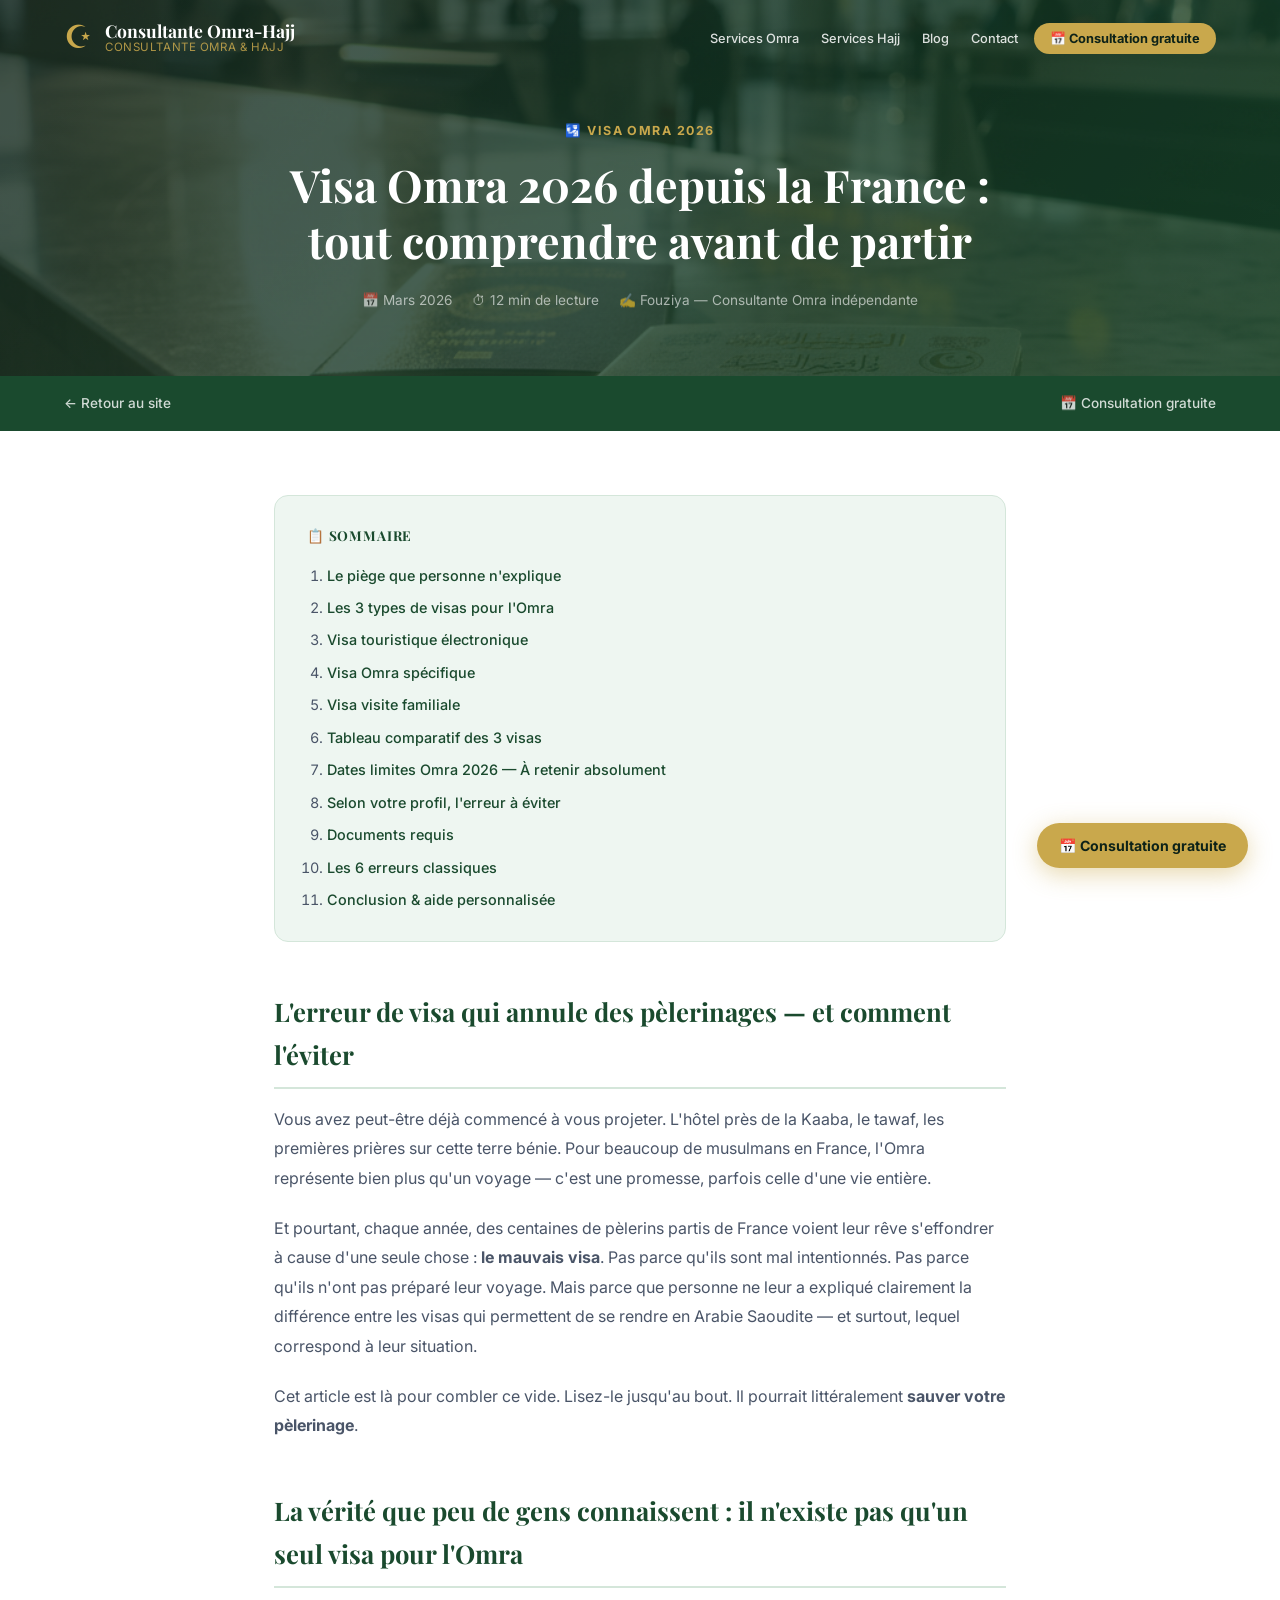
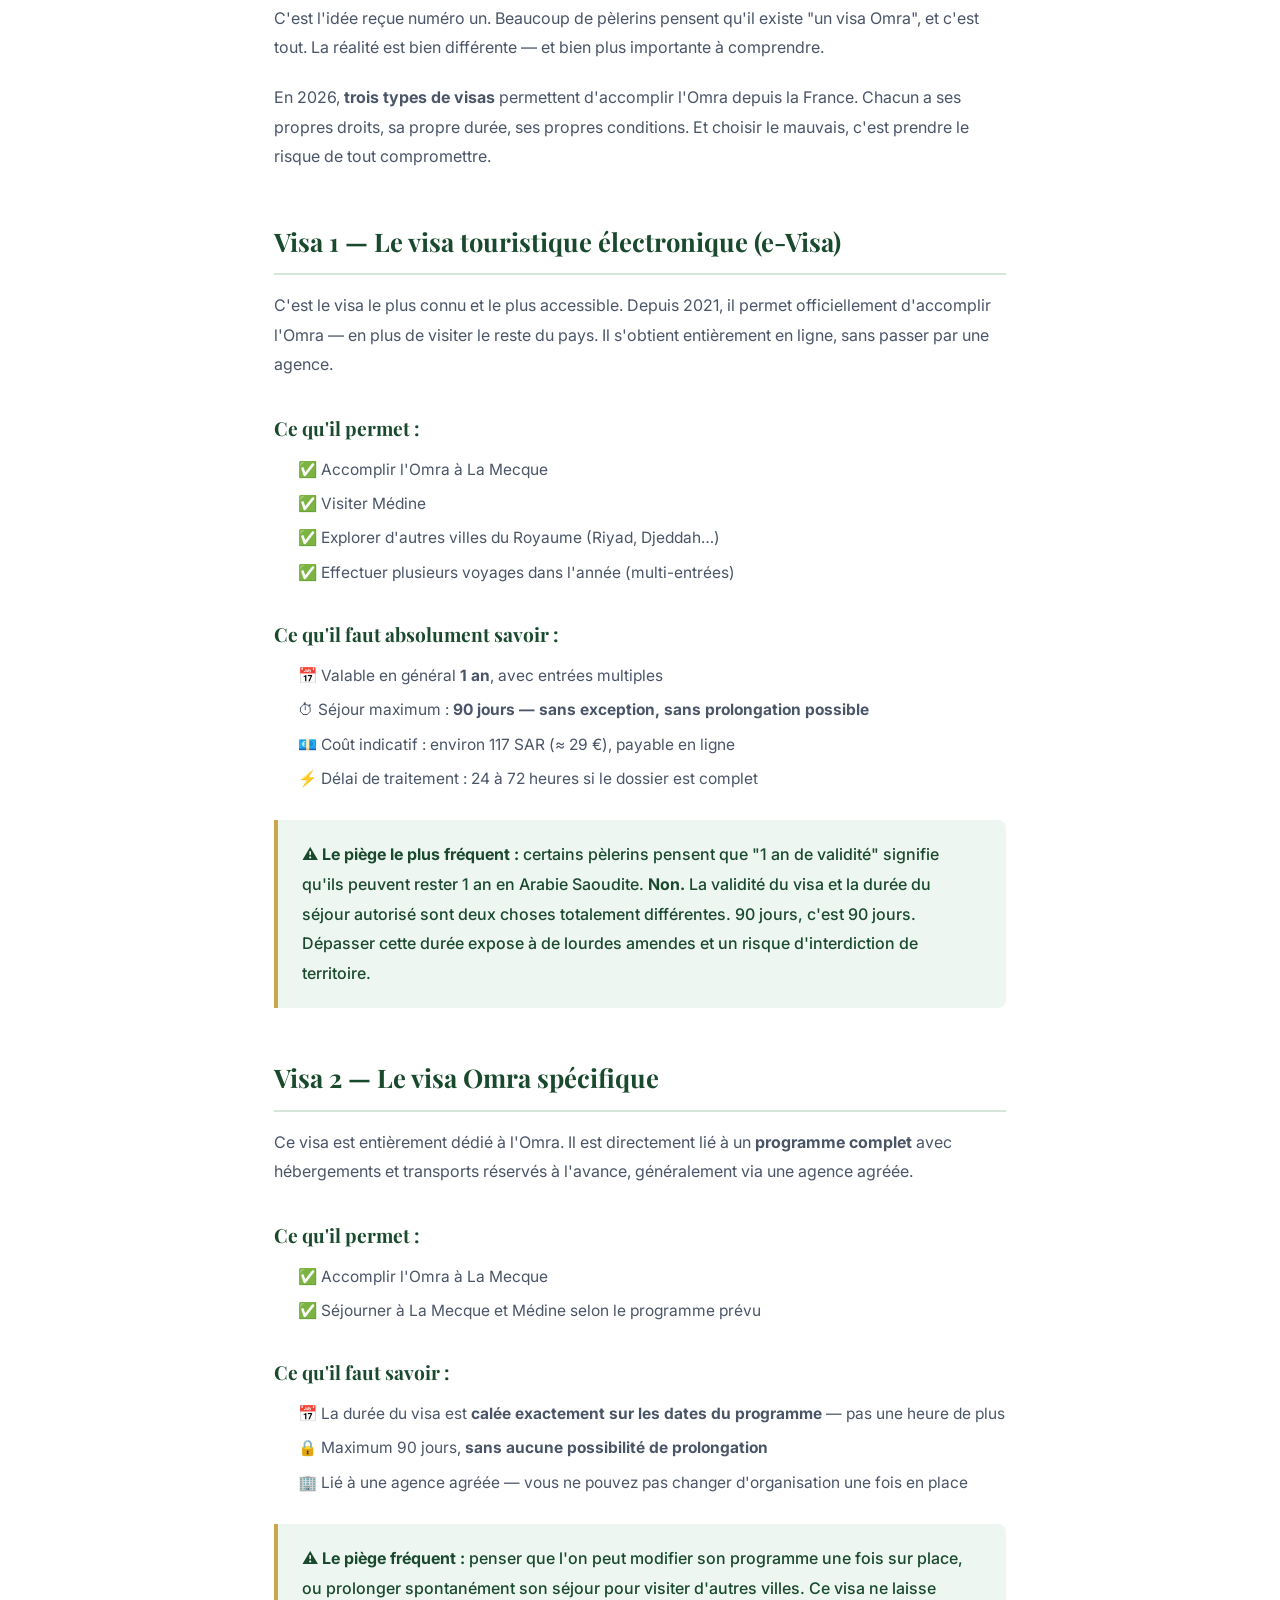
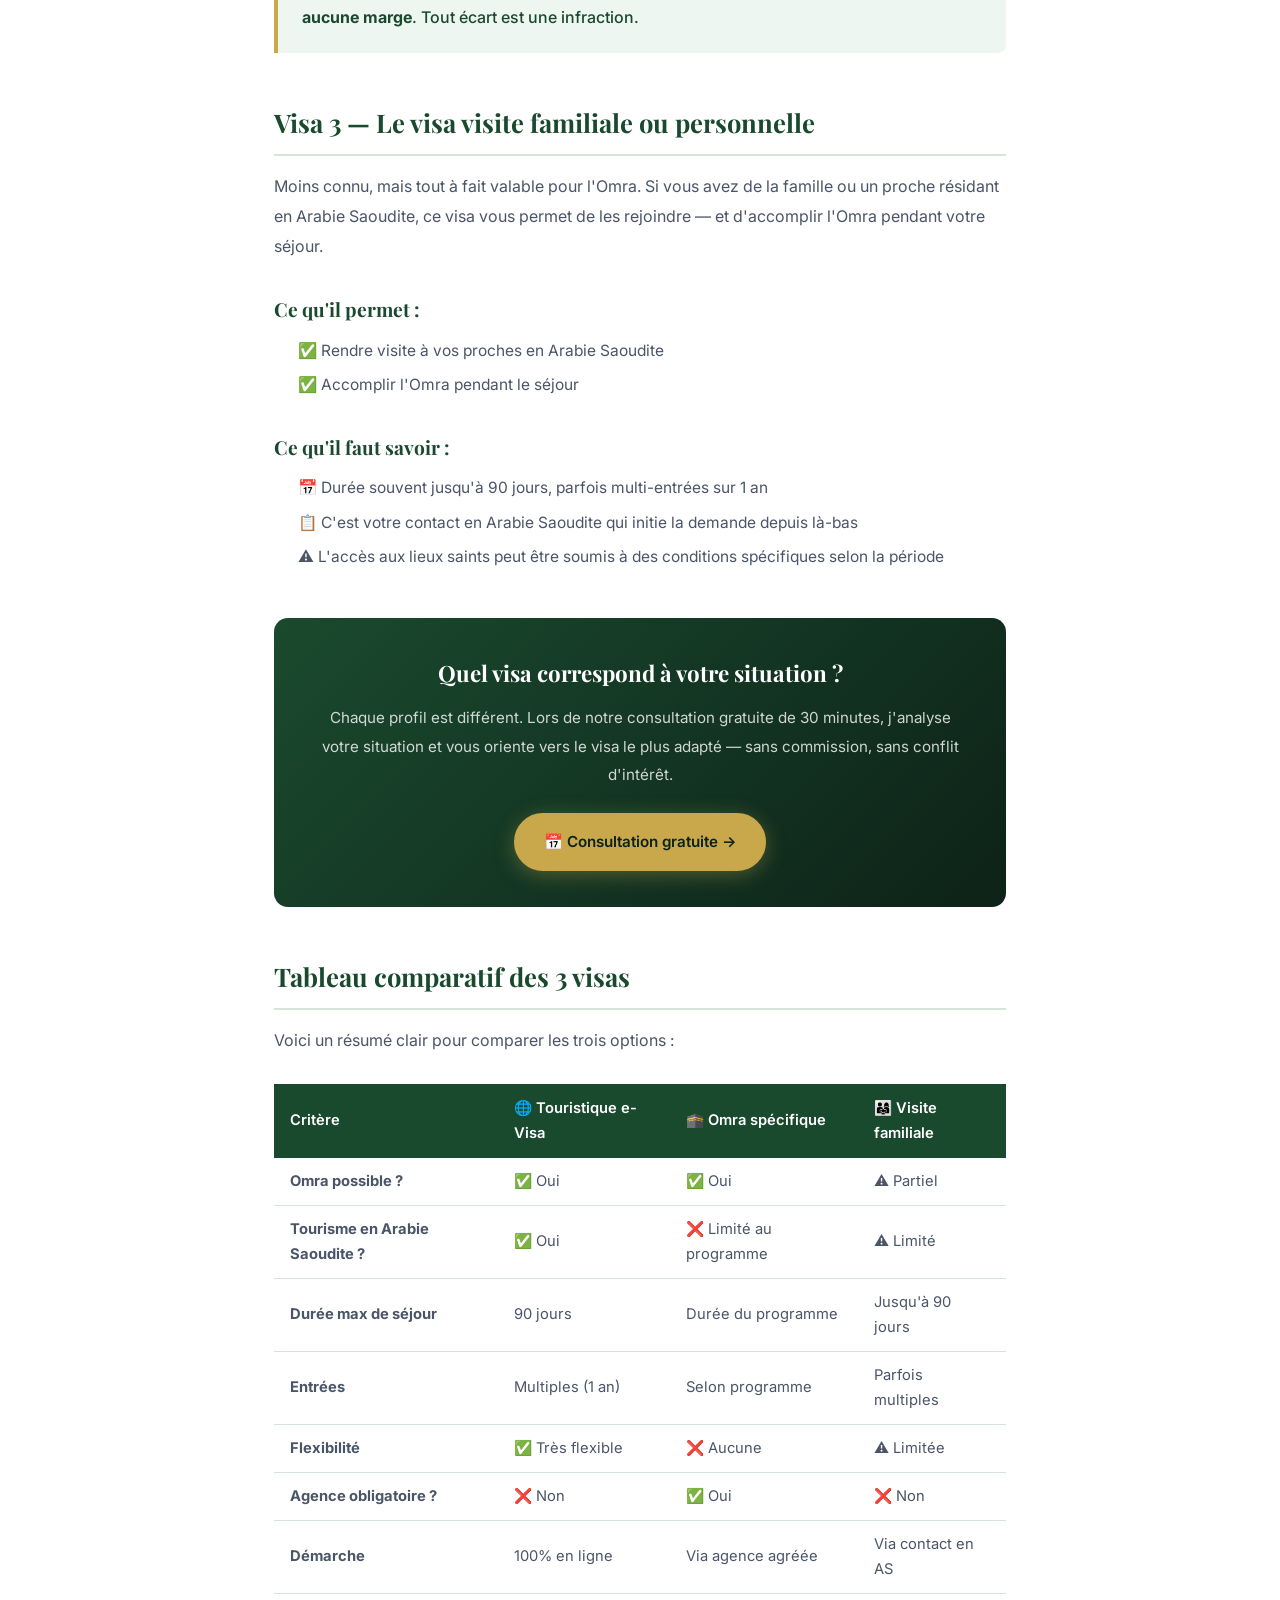
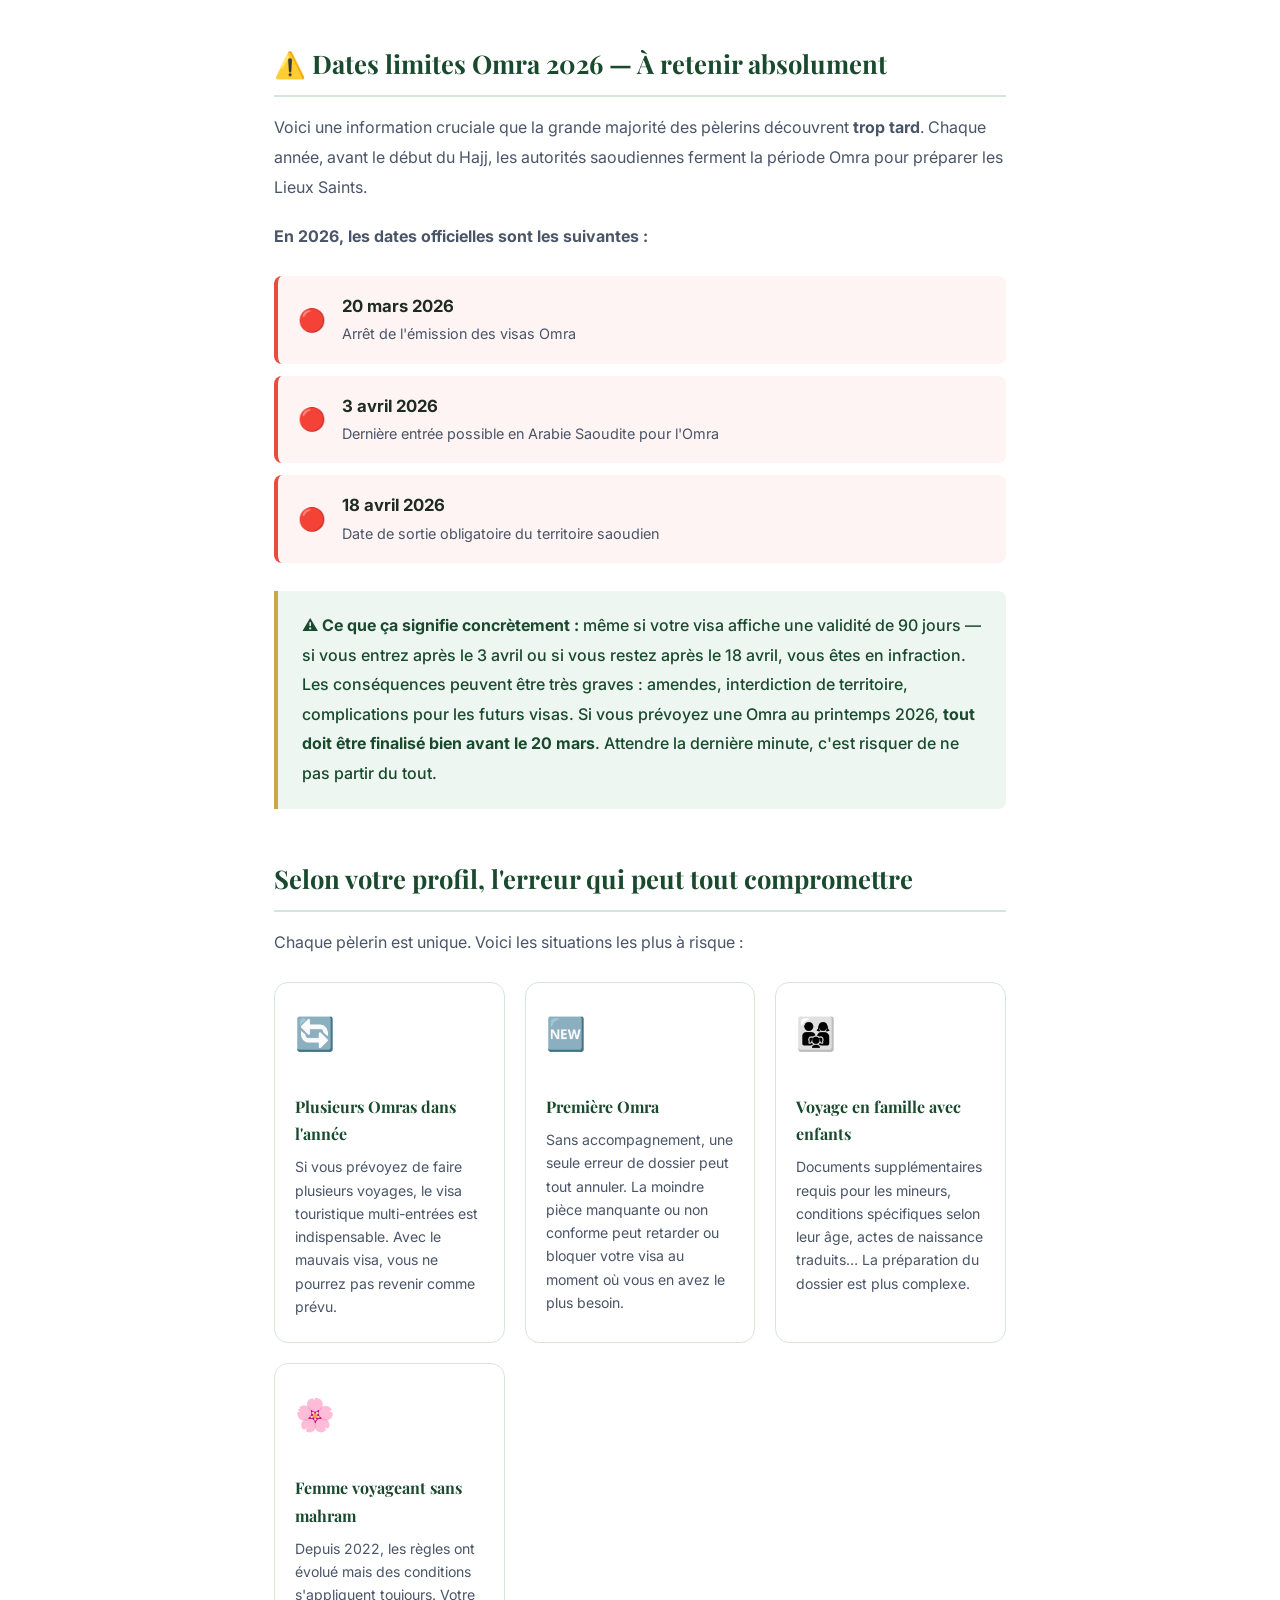
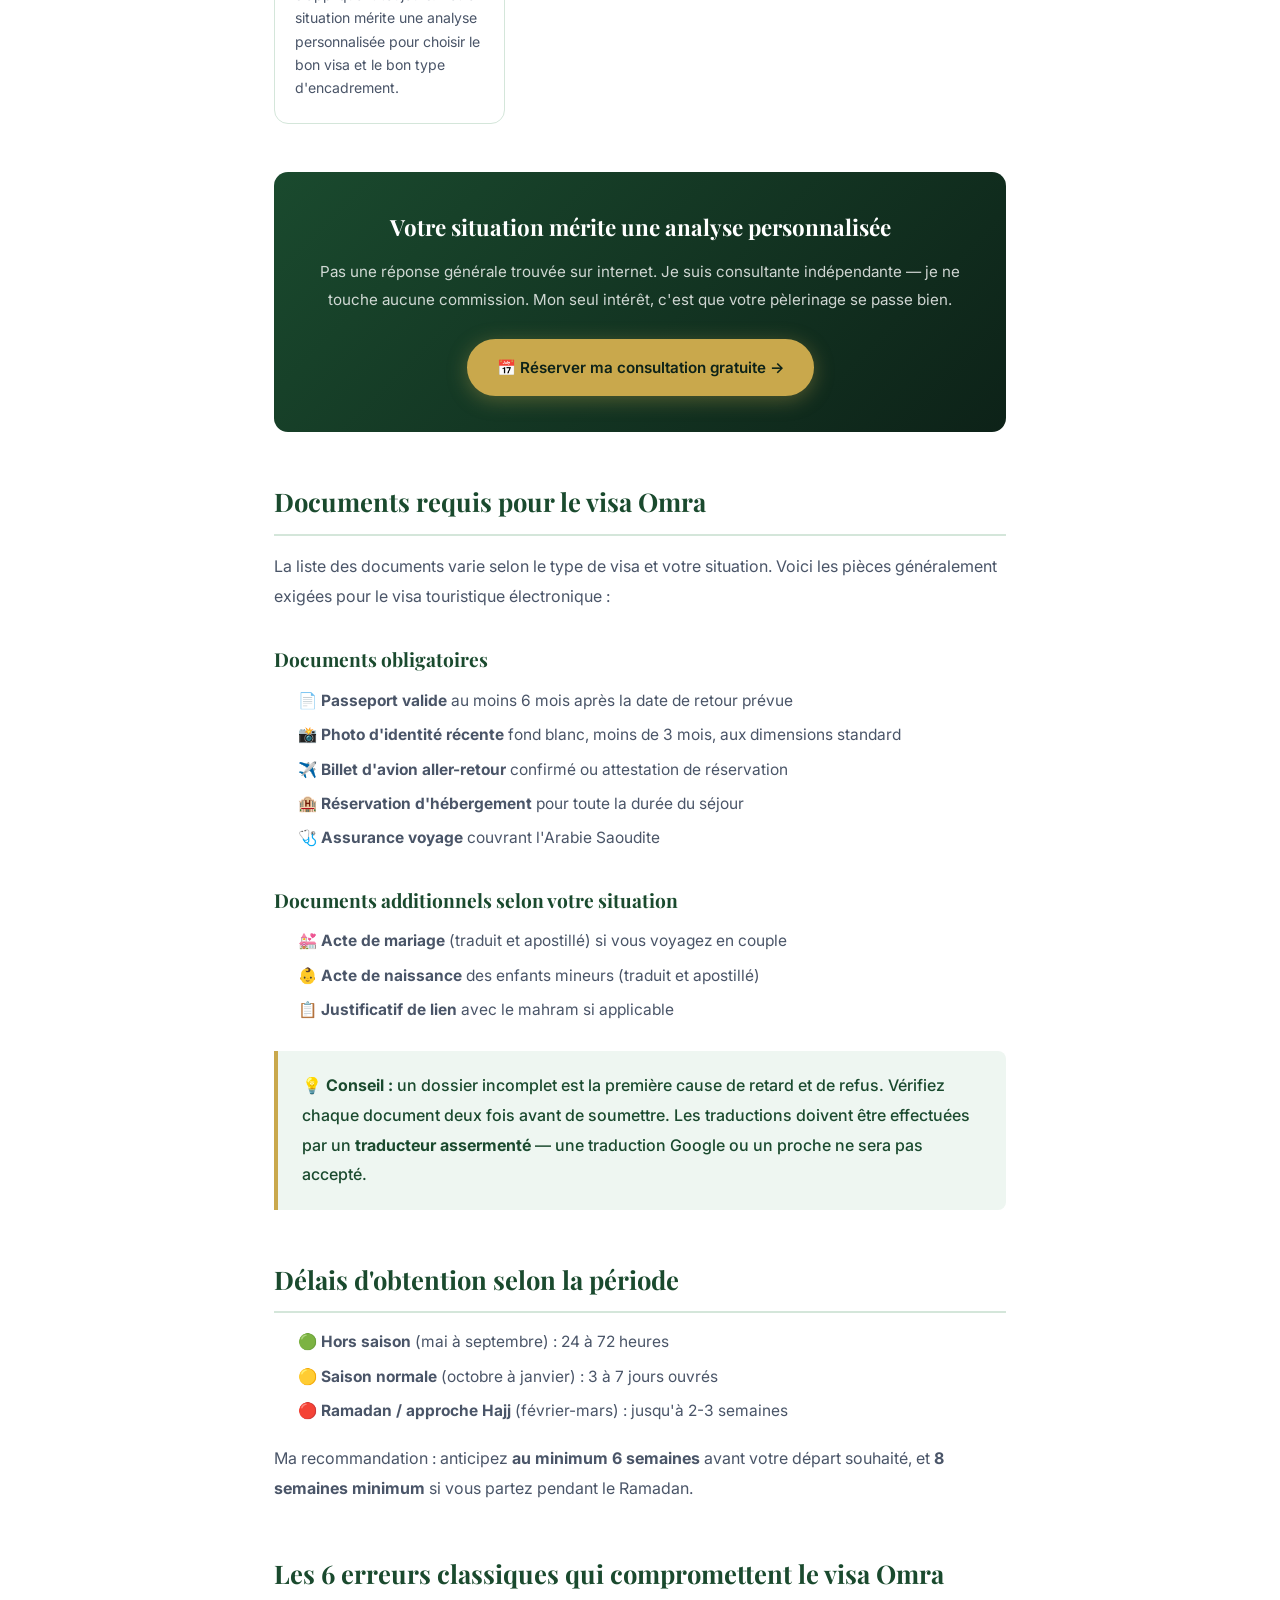
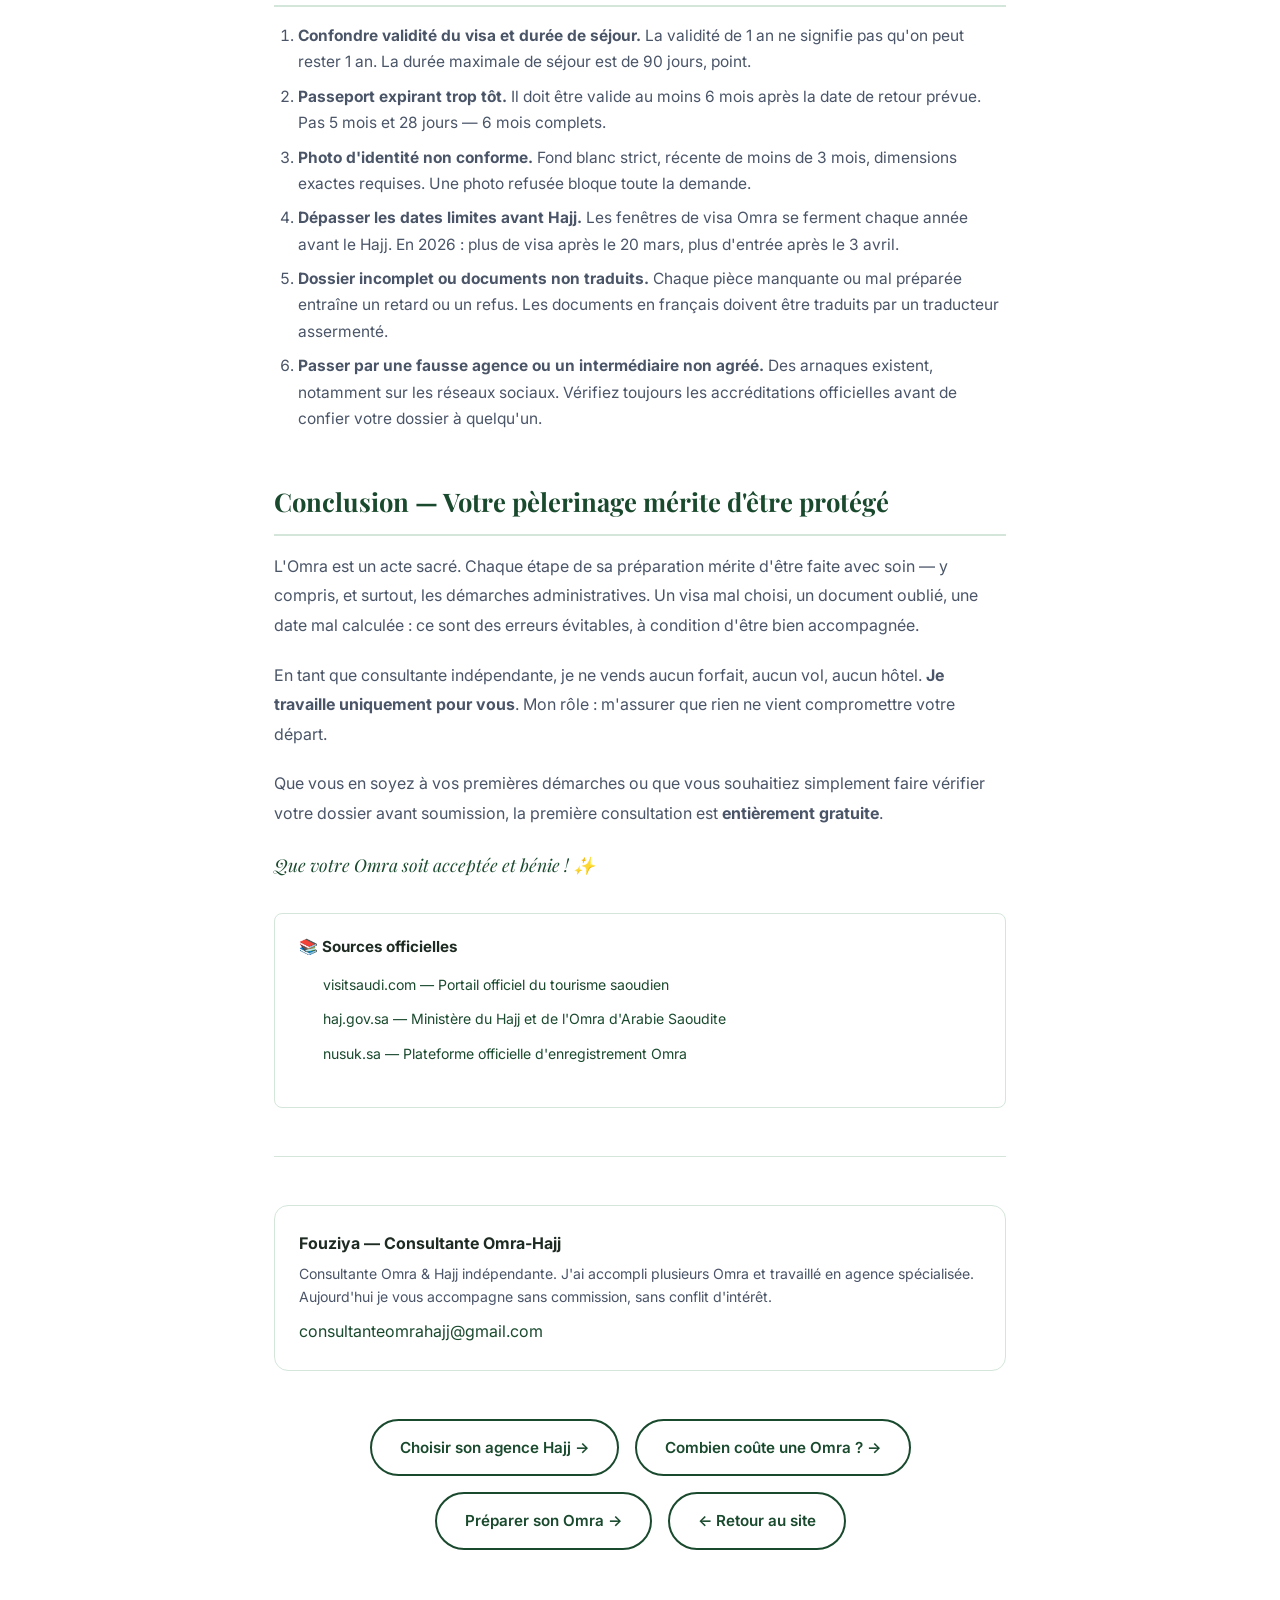
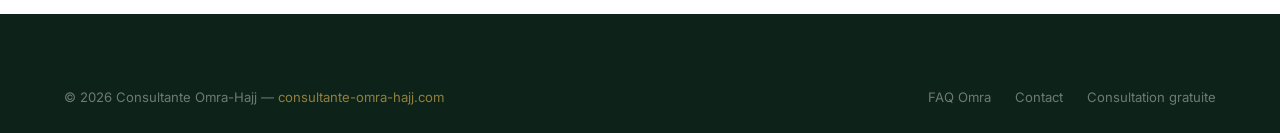
<file: Site omra/blog-visa-omra.html>
<!DOCTYPE html>
<html lang="fr">
<head>
  <meta charset="UTF-8">
  <meta name="viewport" content="width=device-width, initial-scale=1.0">
  <title>Visa Omra 2026 depuis la France : touristique, spécifique, erreurs à éviter | Consultante Omra-Hajj</title>
  <meta name="description" content="Visa Omra 2026 depuis la France : différence entre visa touristique, visa Omra spécifique et visa familial. Dates limites 2026, tableau comparatif, documents requis et erreurs fréquentes. Guide de votre consultante indépendante.">
  <meta name="keywords" content="visa omra 2026, visa omra france, visa touristique omra, visa omra spécifique, erreur visa omra, obtenir visa omra, démarches omra 2026, dates omra 2026">
  <meta name="author" content="Fouziya — Consultante Omra-Hajj">
  <meta name="robots" content="index, follow">
  <link rel="canonical" href="https://consultante-omra-hajj.com/blog-visa-omra.html">

  <meta property="og:type" content="article">
  <meta property="og:title" content="Visa Omra 2026 depuis la France : tout comprendre avant de partir">
  <meta property="og:description" content="Visa touristique, Omra spécifique ou visite familiale ? Tableau comparatif, dates limites 2026 et erreurs à éviter absolument. Par Fouziya, consultante Omra indépendante.">
  <meta property="og:url" content="https://consultante-omra-hajj.com/blog-visa-omra.html">

  <script type="application/ld+json">
  {
    "@context": "https://schema.org",
    "@type": "Article",
    "headline": "Visa Omra 2026 depuis la France : touristique, spécifique, erreurs à éviter",
    "description": "Guide complet visa Omra 2026 : différences entre types de visa, dates limites, documents requis et erreurs fréquentes.",
    "author": { "@type": "Person", "name": "Fouziya", "jobTitle": "Consultante Omra & Hajj indépendante" },
    "publisher": { "@type": "Organization", "name": "Consultante Omra-Hajj", "url": "https://consultante-omra-hajj.com" },
    "datePublished": "2026-03-21",
    "dateModified": "2026-03-21",
    "url": "https://consultante-omra-hajj.com/blog-visa-omra.html",
    "breadcrumb": {
      "@type": "BreadcrumbList",
      "itemListElement": [
        { "@type": "ListItem", "position": 1, "name": "Accueil", "item": "https://consultante-omra-hajj.com/" },
        { "@type": "ListItem", "position": 2, "name": "Blog", "item": "https://consultante-omra-hajj.com/#blog" },
        { "@type": "ListItem", "position": 3, "name": "Visa Omra 2026", "item": "https://consultante-omra-hajj.com/blog-visa-omra.html" }
      ]
    }
  }
  </script>

  <script type="application/ld+json">
  {
    "@context": "https://schema.org",
    "@type": "FAQPage",
    "mainEntity": [
      {
        "@type": "Question",
        "name": "Peut-on faire l'Omra avec un visa touristique ?",
        "acceptedAnswer": { "@type": "Answer", "text": "Oui. Depuis 2021, le visa touristique électronique pour l'Arabie Saoudite autorise officiellement la pratique de l'Omra à La Mecque et la visite de Médine, en plus du tourisme dans le reste du pays." }
      },
      {
        "@type": "Question",
        "name": "Quelle est la durée maximale autorisée avec un visa touristique Arabie Saoudite ?",
        "acceptedAnswer": { "@type": "Answer", "text": "90 jours maximum par séjour, sans possibilité de prolongation. La validité du visa (souvent 1 an, multi-entrées) ne doit pas être confondue avec la durée de séjour autorisée. Dépasser 90 jours expose à de lourdes amendes." }
      },
      {
        "@type": "Question",
        "name": "Quelles sont les dates limites pour l'Omra en 2026 avant le Hajj ?",
        "acceptedAnswer": { "@type": "Answer", "text": "En 2026 : arrêt des visas Omra le 20 mars 2026, dernière entrée possible le 3 avril 2026, sortie obligatoire avant le 18 avril 2026. Après ces dates, toute présence est en infraction." }
      },
      {
        "@type": "Question",
        "name": "Quelle est la différence entre visa Omra spécifique et visa touristique ?",
        "acceptedAnswer": { "@type": "Answer", "text": "Le visa Omra spécifique est lié à un programme complet (hébergement et transports réservés), sa durée est calée sur le programme et n'offre aucune flexibilité. Le visa touristique est plus souple : multi-entrées, valable 1 an, 90 jours de séjour, et permet de visiter d'autres régions d'Arabie Saoudite." }
      }
    ]
  }
  </script>

  <link rel="preconnect" href="https://fonts.googleapis.com">
  <link rel="preconnect" href="https://fonts.gstatic.com" crossorigin>
  <link href="https://fonts.googleapis.com/css2?family=Playfair+Display:ital,wght@0,400;0,600;0,700;1,400&family=Inter:wght@300;400;500;600;700&display=swap" rel="stylesheet">
  <link href="https://assets.calendly.com/assets/external/widget.css" rel="stylesheet">
  <link rel="stylesheet" href="style.css">
  <link rel="icon" type="image/svg+xml" href="data:image/svg+xml,<svg xmlns='http://www.w3.org/2000/svg' viewBox='0 0 100 100'><text y='.9em' font-size='90'>🕌</text></svg>">
  <!-- Google Tag Manager -->
  <script>(function(w,d,s,l,i){w[l]=w[l]||[];w[l].push({'gtm.start':
  new Date().getTime(),event:'gtm.js'});var f=d.getElementsByTagName(s)[0],
  j=d.createElement(s),dl=l!='dataLayer'?'&l='+l:'';j.async=true;j.src=
  'https://www.googletagmanager.com/gtm.js?id='+i+dl;f.parentNode.insertBefore(j,f);
  })(window,document,'script','dataLayer','GTM-5XPHHFGC');</script>
  <!-- End Google Tag Manager -->
  <!-- Google Analytics GA4 -->
  <script async src="https://www.googletagmanager.com/gtag/js?id=G-QFDSY6R34P"></script>
  <script>
    window.dataLayer = window.dataLayer || [];
    function gtag(){dataLayer.push(arguments);}
    gtag('js', new Date());
    gtag('config', 'G-QFDSY6R34P');
  </script>
  <!-- End Google Analytics -->
</head>
<body>
<!-- Google Tag Manager (noscript) -->
<noscript><iframe src="https://www.googletagmanager.com/ns.html?id=GTM-5XPHHFGC"
height="0" width="0" style="display:none;visibility:hidden"></iframe></noscript>
<!-- End Google Tag Manager (noscript) -->

<!-- Navigation -->
<nav class="navbar scrolled" id="navbar" role="navigation">
  <div class="nav-container">
    <a href="index.html" class="nav-logo" aria-label="Consultante Omra-Hajj — Accueil">
      <span class="logo-icon" aria-hidden="true">☪</span>
      <div class="logo-text">
        <span class="logo-main">Consultante Omra-Hajj</span>
        <span class="logo-sub">Consultante Omra &amp; Hajj</span>
      </div>
    </a>
    <ul class="nav-menu" id="nav-menu">
      <li><a href="index.html#services-omra" class="nav-link">Services Omra</a></li>
      <li><a href="index.html#services-hajj" class="nav-link">Services Hajj</a></li>
      <li><a href="index.html#blog" class="nav-link">Blog</a></li>
      <li><a href="index.html#contact" class="nav-link">Contact</a></li>
      <li><a href="#" class="nav-cta" onclick="openCalendly(); return false;">📅 Consultation gratuite</a></li>
    </ul>
    <button class="nav-toggle" id="nav-toggle" aria-label="Menu"><span></span><span></span><span></span></button>
  </div>
</nav>

<!-- Blog Header -->
<header class="blog-header" style="position:relative; overflow:hidden;">
  <img src="images/passeports-visa.png" alt="Passeports et visa Omra 2026 depuis la France" loading="eager"
    style="position:absolute;inset:0;width:100%;height:100%;object-fit:cover;object-position:center;opacity:0.22;z-index:0;">
  <div class="container" style="position:relative;z-index:1;">
    <span class="blog-header-cat">🛂 Visa Omra 2026</span>
    <h1>Visa Omra 2026 depuis la France :<br>tout comprendre avant de partir</h1>
    <div class="blog-header-meta">
      <span>📅 Mars 2026</span>
      <span>⏱ 12 min de lecture</span>
      <span>✍️ Fouziya — Consultante Omra indépendante</span>
    </div>
  </div>
</header>

<!-- Blog Nav -->
<nav class="blog-nav" aria-label="Navigation article">
  <div class="blog-nav-inner">
    <a href="index.html">← Retour au site</a>
    <a href="#" onclick="openCalendly(); return false;">📅 Consultation gratuite</a>
  </div>
</nav>

<!-- Blog Content -->
<main class="blog-body">

  <div class="blog-toc">
    <h4>📋 Sommaire</h4>
    <ol>
      <li><a href="#introduction">Le piège que personne n'explique</a></li>
      <li><a href="#types-visas">Les 3 types de visas pour l'Omra</a></li>
      <li><a href="#visa-touristique">Visa touristique électronique</a></li>
      <li><a href="#visa-specifique">Visa Omra spécifique</a></li>
      <li><a href="#visa-familial">Visa visite familiale</a></li>
      <li><a href="#tableau">Tableau comparatif des 3 visas</a></li>
      <li><a href="#dates-2026">Dates limites Omra 2026 — À retenir absolument</a></li>
      <li><a href="#profil">Selon votre profil, l'erreur à éviter</a></li>
      <li><a href="#documents">Documents requis</a></li>
      <li><a href="#erreurs">Les 6 erreurs classiques</a></li>
      <li><a href="#conclusion">Conclusion &amp; aide personnalisée</a></li>
    </ol>
  </div>

  <h2 id="introduction">L'erreur de visa qui annule des pèlerinages — et comment l'éviter</h2>
  <p>
    Vous avez peut-être déjà commencé à vous projeter. L'hôtel près de la Kaaba, le tawaf, les premières prières sur cette terre bénie. Pour beaucoup de musulmans en France, l'Omra représente bien plus qu'un voyage — c'est une promesse, parfois celle d'une vie entière.
  </p>
  <p>
    Et pourtant, chaque année, des centaines de pèlerins partis de France voient leur rêve s'effondrer à cause d'une seule chose : <strong>le mauvais visa</strong>. Pas parce qu'ils sont mal intentionnés. Pas parce qu'ils n'ont pas préparé leur voyage. Mais parce que personne ne leur a expliqué clairement la différence entre les visas qui permettent de se rendre en Arabie Saoudite — et surtout, lequel correspond à leur situation.
  </p>
  <p>
    Cet article est là pour combler ce vide. Lisez-le jusqu'au bout. Il pourrait littéralement <strong>sauver votre pèlerinage</strong>.
  </p>

  <h2 id="types-visas">La vérité que peu de gens connaissent : il n'existe pas qu'un seul visa pour l'Omra</h2>
  <p>
    C'est l'idée reçue numéro un. Beaucoup de pèlerins pensent qu'il existe "un visa Omra", et c'est tout. La réalité est bien différente — et bien plus importante à comprendre.
  </p>
  <p>
    En 2026, <strong>trois types de visas</strong> permettent d'accomplir l'Omra depuis la France. Chacun a ses propres droits, sa propre durée, ses propres conditions. Et choisir le mauvais, c'est prendre le risque de tout compromettre.
  </p>

  <h2 id="visa-touristique">Visa 1 — Le visa touristique électronique (e-Visa)</h2>
  <p>
    C'est le visa le plus connu et le plus accessible. Depuis 2021, il permet officiellement d'accomplir l'Omra — en plus de visiter le reste du pays. Il s'obtient entièrement en ligne, sans passer par une agence.
  </p>

  <h3>Ce qu'il permet :</h3>
  <ul>
    <li>✅ Accomplir l'Omra à La Mecque</li>
    <li>✅ Visiter Médine</li>
    <li>✅ Explorer d'autres villes du Royaume (Riyad, Djeddah…)</li>
    <li>✅ Effectuer plusieurs voyages dans l'année (multi-entrées)</li>
  </ul>

  <h3>Ce qu'il faut absolument savoir :</h3>
  <ul>
    <li>📅 Valable en général <strong>1 an</strong>, avec entrées multiples</li>
    <li>⏱ Séjour maximum : <strong>90 jours — sans exception, sans prolongation possible</strong></li>
    <li>💶 Coût indicatif : environ 117 SAR (≈ 29 €), payable en ligne</li>
    <li>⚡ Délai de traitement : 24 à 72 heures si le dossier est complet</li>
  </ul>

  <div class="blog-callout">
    <p>⚠️ <strong>Le piège le plus fréquent :</strong> certains pèlerins pensent que "1 an de validité" signifie qu'ils peuvent rester 1 an en Arabie Saoudite. <strong>Non.</strong> La validité du visa et la durée du séjour autorisé sont deux choses totalement différentes. 90 jours, c'est 90 jours. Dépasser cette durée expose à de lourdes amendes et un risque d'interdiction de territoire.</p>
  </div>

  <h2 id="visa-specifique">Visa 2 — Le visa Omra spécifique</h2>
  <p>
    Ce visa est entièrement dédié à l'Omra. Il est directement lié à un <strong>programme complet</strong> avec hébergements et transports réservés à l'avance, généralement via une agence agréée.
  </p>

  <h3>Ce qu'il permet :</h3>
  <ul>
    <li>✅ Accomplir l'Omra à La Mecque</li>
    <li>✅ Séjourner à La Mecque et Médine selon le programme prévu</li>
  </ul>

  <h3>Ce qu'il faut savoir :</h3>
  <ul>
    <li>📅 La durée du visa est <strong>calée exactement sur les dates du programme</strong> — pas une heure de plus</li>
    <li>🔒 Maximum 90 jours, <strong>sans aucune possibilité de prolongation</strong></li>
    <li>🏢 Lié à une agence agréée — vous ne pouvez pas changer d'organisation une fois en place</li>
  </ul>

  <div class="blog-callout">
    <p>⚠️ <strong>Le piège fréquent :</strong> penser que l'on peut modifier son programme une fois sur place, ou prolonger spontanément son séjour pour visiter d'autres villes. Ce visa ne laisse <strong>aucune marge</strong>. Tout écart est une infraction.</p>
  </div>

  <h2 id="visa-familial">Visa 3 — Le visa visite familiale ou personnelle</h2>
  <p>
    Moins connu, mais tout à fait valable pour l'Omra. Si vous avez de la famille ou un proche résidant en Arabie Saoudite, ce visa vous permet de les rejoindre — et d'accomplir l'Omra pendant votre séjour.
  </p>

  <h3>Ce qu'il permet :</h3>
  <ul>
    <li>✅ Rendre visite à vos proches en Arabie Saoudite</li>
    <li>✅ Accomplir l'Omra pendant le séjour</li>
  </ul>

  <h3>Ce qu'il faut savoir :</h3>
  <ul>
    <li>📅 Durée souvent jusqu'à 90 jours, parfois multi-entrées sur 1 an</li>
    <li>📋 C'est votre contact en Arabie Saoudite qui initie la demande depuis là-bas</li>
    <li>⚠️ L'accès aux lieux saints peut être soumis à des conditions spécifiques selon la période</li>
  </ul>

  <div class="blog-cta-box">
    <h3>Quel visa correspond à votre situation ?</h3>
    <p>Chaque profil est différent. Lors de notre consultation gratuite de 30 minutes, j'analyse votre situation et vous oriente vers le visa le plus adapté — sans commission, sans conflit d'intérêt.</p>
    <a href="#" class="btn btn-primary" onclick="openCalendly(); return false;">📅 Consultation gratuite →</a>
  </div>

  <h2 id="tableau">Tableau comparatif des 3 visas</h2>
  <p>Voici un résumé clair pour comparer les trois options :</p>

  <div class="blog-table-wrap">
    <table class="blog-table">
      <thead>
        <tr>
          <th>Critère</th>
          <th>🌐 Touristique e-Visa</th>
          <th>🕋 Omra spécifique</th>
          <th>👨‍👩‍👧 Visite familiale</th>
        </tr>
      </thead>
      <tbody>
        <tr>
          <td><strong>Omra possible ?</strong></td>
          <td>✅ Oui</td>
          <td>✅ Oui</td>
          <td>⚠️ Partiel</td>
        </tr>
        <tr>
          <td><strong>Tourisme en Arabie Saoudite ?</strong></td>
          <td>✅ Oui</td>
          <td>❌ Limité au programme</td>
          <td>⚠️ Limité</td>
        </tr>
        <tr>
          <td><strong>Durée max de séjour</strong></td>
          <td>90 jours</td>
          <td>Durée du programme</td>
          <td>Jusqu'à 90 jours</td>
        </tr>
        <tr>
          <td><strong>Entrées</strong></td>
          <td>Multiples (1 an)</td>
          <td>Selon programme</td>
          <td>Parfois multiples</td>
        </tr>
        <tr>
          <td><strong>Flexibilité</strong></td>
          <td>✅ Très flexible</td>
          <td>❌ Aucune</td>
          <td>⚠️ Limitée</td>
        </tr>
        <tr>
          <td><strong>Agence obligatoire ?</strong></td>
          <td>❌ Non</td>
          <td>✅ Oui</td>
          <td>❌ Non</td>
        </tr>
        <tr>
          <td><strong>Démarche</strong></td>
          <td>100% en ligne</td>
          <td>Via agence agréée</td>
          <td>Via contact en AS</td>
        </tr>
      </tbody>
    </table>
  </div>

  <h2 id="dates-2026">⚠️ Dates limites Omra 2026 — À retenir absolument</h2>
  <p>
    Voici une information cruciale que la grande majorité des pèlerins découvrent <strong>trop tard</strong>. Chaque année, avant le début du Hajj, les autorités saoudiennes ferment la période Omra pour préparer les Lieux Saints.
  </p>
  <p><strong>En 2026, les dates officielles sont les suivantes :</strong></p>

  <div class="blog-dates-block">
    <div class="blog-date-item blog-date-item--red">
      <div class="blog-date-icon">🔴</div>
      <div>
        <strong>20 mars 2026</strong>
        <span>Arrêt de l'émission des visas Omra</span>
      </div>
    </div>
    <div class="blog-date-item blog-date-item--red">
      <div class="blog-date-icon">🔴</div>
      <div>
        <strong>3 avril 2026</strong>
        <span>Dernière entrée possible en Arabie Saoudite pour l'Omra</span>
      </div>
    </div>
    <div class="blog-date-item blog-date-item--red">
      <div class="blog-date-icon">🔴</div>
      <div>
        <strong>18 avril 2026</strong>
        <span>Date de sortie obligatoire du territoire saoudien</span>
      </div>
    </div>
  </div>

  <div class="blog-callout">
    <p>⚠️ <strong>Ce que ça signifie concrètement :</strong> même si votre visa affiche une validité de 90 jours — si vous entrez après le 3 avril ou si vous restez après le 18 avril, vous êtes en infraction. Les conséquences peuvent être très graves : amendes, interdiction de territoire, complications pour les futurs visas. Si vous prévoyez une Omra au printemps 2026, <strong>tout doit être finalisé bien avant le 20 mars</strong>. Attendre la dernière minute, c'est risquer de ne pas partir du tout.</p>
  </div>

  <h2 id="profil">Selon votre profil, l'erreur qui peut tout compromettre</h2>
  <p>Chaque pèlerin est unique. Voici les situations les plus à risque :</p>

  <div class="blog-profil-grid">
    <div class="blog-profil-card">
      <div class="blog-profil-icon">🔄</div>
      <h3>Plusieurs Omras dans l'année</h3>
      <p>Si vous prévoyez de faire plusieurs voyages, le visa touristique multi-entrées est indispensable. Avec le mauvais visa, vous ne pourrez pas revenir comme prévu.</p>
    </div>
    <div class="blog-profil-card">
      <div class="blog-profil-icon">🆕</div>
      <h3>Première Omra</h3>
      <p>Sans accompagnement, une seule erreur de dossier peut tout annuler. La moindre pièce manquante ou non conforme peut retarder ou bloquer votre visa au moment où vous en avez le plus besoin.</p>
    </div>
    <div class="blog-profil-card">
      <div class="blog-profil-icon">👨‍👩‍👧</div>
      <h3>Voyage en famille avec enfants</h3>
      <p>Documents supplémentaires requis pour les mineurs, conditions spécifiques selon leur âge, actes de naissance traduits… La préparation du dossier est plus complexe.</p>
    </div>
    <div class="blog-profil-card">
      <div class="blog-profil-icon">🌸</div>
      <h3>Femme voyageant sans mahram</h3>
      <p>Depuis 2022, les règles ont évolué mais des conditions s'appliquent toujours. Votre situation mérite une analyse personnalisée pour choisir le bon visa et le bon type d'encadrement.</p>
    </div>
  </div>

  <div class="blog-cta-box">
    <h3>Votre situation mérite une analyse personnalisée</h3>
    <p>Pas une réponse générale trouvée sur internet. Je suis consultante indépendante — je ne touche aucune commission. Mon seul intérêt, c'est que votre pèlerinage se passe bien.</p>
    <a href="#" class="btn btn-primary" onclick="openCalendly(); return false;">📅 Réserver ma consultation gratuite →</a>
  </div>

  <h2 id="documents">Documents requis pour le visa Omra</h2>
  <p>La liste des documents varie selon le type de visa et votre situation. Voici les pièces généralement exigées pour le visa touristique électronique :</p>

  <h3>Documents obligatoires</h3>
  <ul>
    <li>📄 <strong>Passeport valide</strong> au moins 6 mois après la date de retour prévue</li>
    <li>📸 <strong>Photo d'identité récente</strong> fond blanc, moins de 3 mois, aux dimensions standard</li>
    <li>✈️ <strong>Billet d'avion aller-retour</strong> confirmé ou attestation de réservation</li>
    <li>🏨 <strong>Réservation d'hébergement</strong> pour toute la durée du séjour</li>
    <li>🩺 <strong>Assurance voyage</strong> couvrant l'Arabie Saoudite</li>
  </ul>

  <h3>Documents additionnels selon votre situation</h3>
  <ul>
    <li>💒 <strong>Acte de mariage</strong> (traduit et apostillé) si vous voyagez en couple</li>
    <li>👶 <strong>Acte de naissance</strong> des enfants mineurs (traduit et apostillé)</li>
    <li>📋 <strong>Justificatif de lien</strong> avec le mahram si applicable</li>
  </ul>

  <div class="blog-callout">
    <p>💡 <strong>Conseil :</strong> un dossier incomplet est la première cause de retard et de refus. Vérifiez chaque document deux fois avant de soumettre. Les traductions doivent être effectuées par un <strong>traducteur assermenté</strong> — une traduction Google ou un proche ne sera pas accepté.</p>
  </div>

  <h2 id="delais">Délais d'obtention selon la période</h2>
  <ul>
    <li>🟢 <strong>Hors saison</strong> (mai à septembre) : 24 à 72 heures</li>
    <li>🟡 <strong>Saison normale</strong> (octobre à janvier) : 3 à 7 jours ouvrés</li>
    <li>🔴 <strong>Ramadan / approche Hajj</strong> (février-mars) : jusqu'à 2-3 semaines</li>
  </ul>
  <p>Ma recommandation : anticipez <strong>au minimum 6 semaines</strong> avant votre départ souhaité, et <strong>8 semaines minimum</strong> si vous partez pendant le Ramadan.</p>

  <h2 id="erreurs">Les 6 erreurs classiques qui compromettent le visa Omra</h2>

  <ol>
    <li><strong>Confondre validité du visa et durée de séjour.</strong> La validité de 1 an ne signifie pas qu'on peut rester 1 an. La durée maximale de séjour est de 90 jours, point.</li>
    <li><strong>Passeport expirant trop tôt.</strong> Il doit être valide au moins 6 mois après la date de retour prévue. Pas 5 mois et 28 jours — 6 mois complets.</li>
    <li><strong>Photo d'identité non conforme.</strong> Fond blanc strict, récente de moins de 3 mois, dimensions exactes requises. Une photo refusée bloque toute la demande.</li>
    <li><strong>Dépasser les dates limites avant Hajj.</strong> Les fenêtres de visa Omra se ferment chaque année avant le Hajj. En 2026 : plus de visa après le 20 mars, plus d'entrée après le 3 avril.</li>
    <li><strong>Dossier incomplet ou documents non traduits.</strong> Chaque pièce manquante ou mal préparée entraîne un retard ou un refus. Les documents en français doivent être traduits par un traducteur assermenté.</li>
    <li><strong>Passer par une fausse agence ou un intermédiaire non agréé.</strong> Des arnaques existent, notamment sur les réseaux sociaux. Vérifiez toujours les accréditations officielles avant de confier votre dossier à quelqu'un.</li>
  </ol>

  <h2 id="conclusion">Conclusion — Votre pèlerinage mérite d'être protégé</h2>
  <p>
    L'Omra est un acte sacré. Chaque étape de sa préparation mérite d'être faite avec soin — y compris, et surtout, les démarches administratives. Un visa mal choisi, un document oublié, une date mal calculée : ce sont des erreurs évitables, à condition d'être bien accompagnée.
  </p>
  <p>
    En tant que consultante indépendante, je ne vends aucun forfait, aucun vol, aucun hôtel. <strong>Je travaille uniquement pour vous</strong>. Mon rôle : m'assurer que rien ne vient compromettre votre départ.
  </p>
  <p>
    Que vous en soyez à vos premières démarches ou que vous souhaitiez simplement faire vérifier votre dossier avant soumission, la première consultation est <strong>entièrement gratuite</strong>.
  </p>
  <p style="font-size:1.1rem; color:var(--green); font-family:var(--font-head); font-style:italic">
    Que votre Omra soit acceptée et bénie ! ✨
  </p>

  <div class="blog-sources">
    <h4>📚 Sources officielles</h4>
    <ul>
      <li><a href="https://www.visitsaudi.com" target="_blank" rel="noopener noreferrer">visitsaudi.com — Portail officiel du tourisme saoudien</a></li>
      <li><a href="https://www.haj.gov.sa" target="_blank" rel="noopener noreferrer">haj.gov.sa — Ministère du Hajj et de l'Omra d'Arabie Saoudite</a></li>
      <li><a href="https://www.nusuk.sa" target="_blank" rel="noopener noreferrer">nusuk.sa — Plateforme officielle d'enregistrement Omra</a></li>
    </ul>
  </div>

  <hr style="margin:48px 0; border:none; border-top:1px solid var(--border)">

  <div class="blog-author-box">
    <div class="blog-author-text">
      <strong>Fouziya — Consultante Omra-Hajj</strong>
      <p>Consultante Omra &amp; Hajj indépendante. J'ai accompli plusieurs Omra et travaillé en agence spécialisée. Aujourd'hui je vous accompagne sans commission, sans conflit d'intérêt.</p>
      <a href="mailto:consultanteomrahajj@gmail.com" style="color:var(--green)">consultanteomrahajj@gmail.com</a>
    </div>
  </div>

  <div style="margin-top:48px; display:flex; gap:16px; flex-wrap:wrap; justify-content:center">
    <a href="blog-agence-hajj.html" class="btn btn-outline-green">Choisir son agence Hajj →</a>
    <a href="blog-cout-omra.html" class="btn btn-outline-green">Combien coûte une Omra ? →</a>
    <a href="blog-preparer-omra.html" class="btn btn-outline-green">Préparer son Omra →</a>
    <a href="index.html" class="btn btn-outline-green">← Retour au site</a>
  </div>
</main>

<!-- Footer compact -->
<footer class="footer" style="padding-top:48px" role="contentinfo">
  <div class="container">
    <div class="footer-bottom">
      <p>&copy; <span class="footer-year">2026</span> Consultante Omra-Hajj — <a href="index.html" style="color:rgba(201,168,76,.7)">consultante-omra-hajj.com</a></p>
      <div class="footer-legal">
        <a href="index.html#faq">FAQ Omra</a>
        <a href="index.html#contact">Contact</a>
        <a href="#" onclick="openCalendly(); return false;">Consultation gratuite</a>
      </div>
    </div>
  </div>
</footer>

<div class="floating-cta">
  <button class="floating-btn" onclick="openCalendly(); return false;">📅 Consultation gratuite</button>
</div>

<script src="https://assets.calendly.com/assets/external/widget.js" type="text/javascript" async></script>
<script src="script.js"></script>
</body>
</html>
</file>
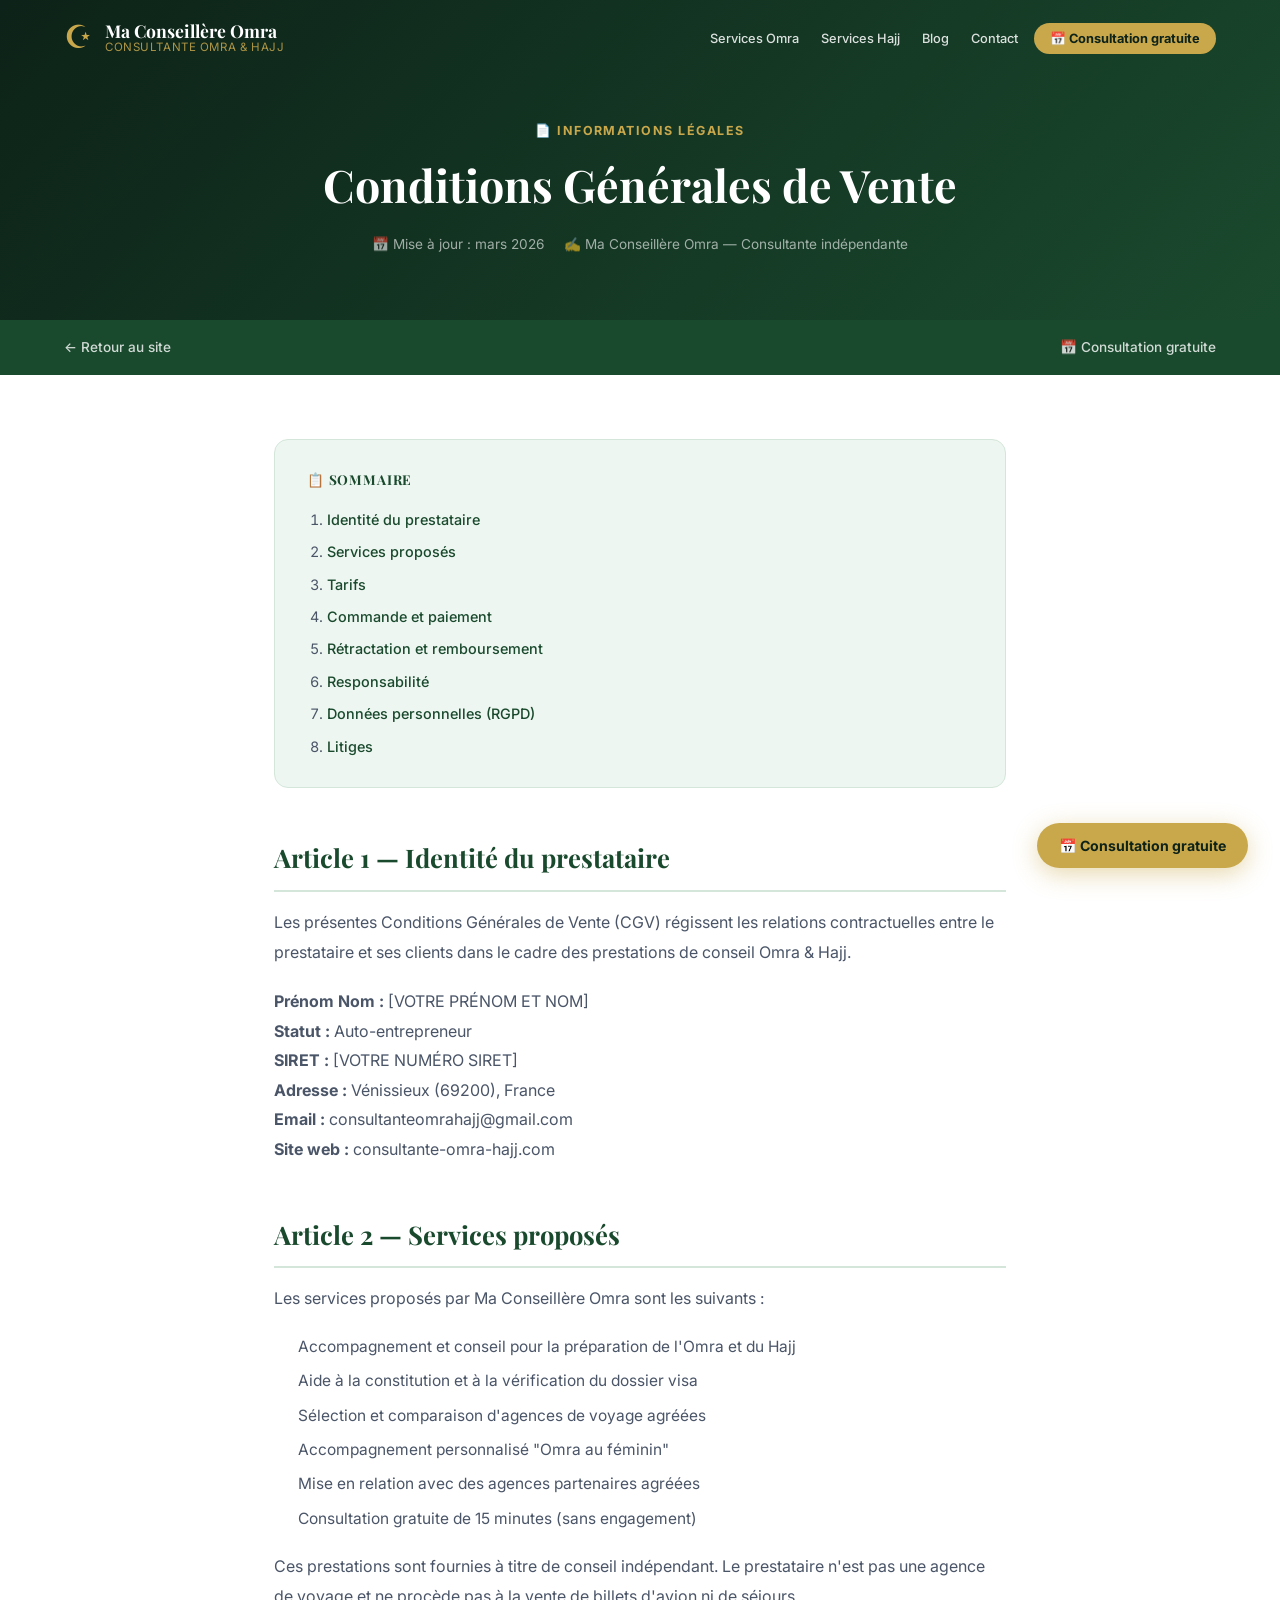
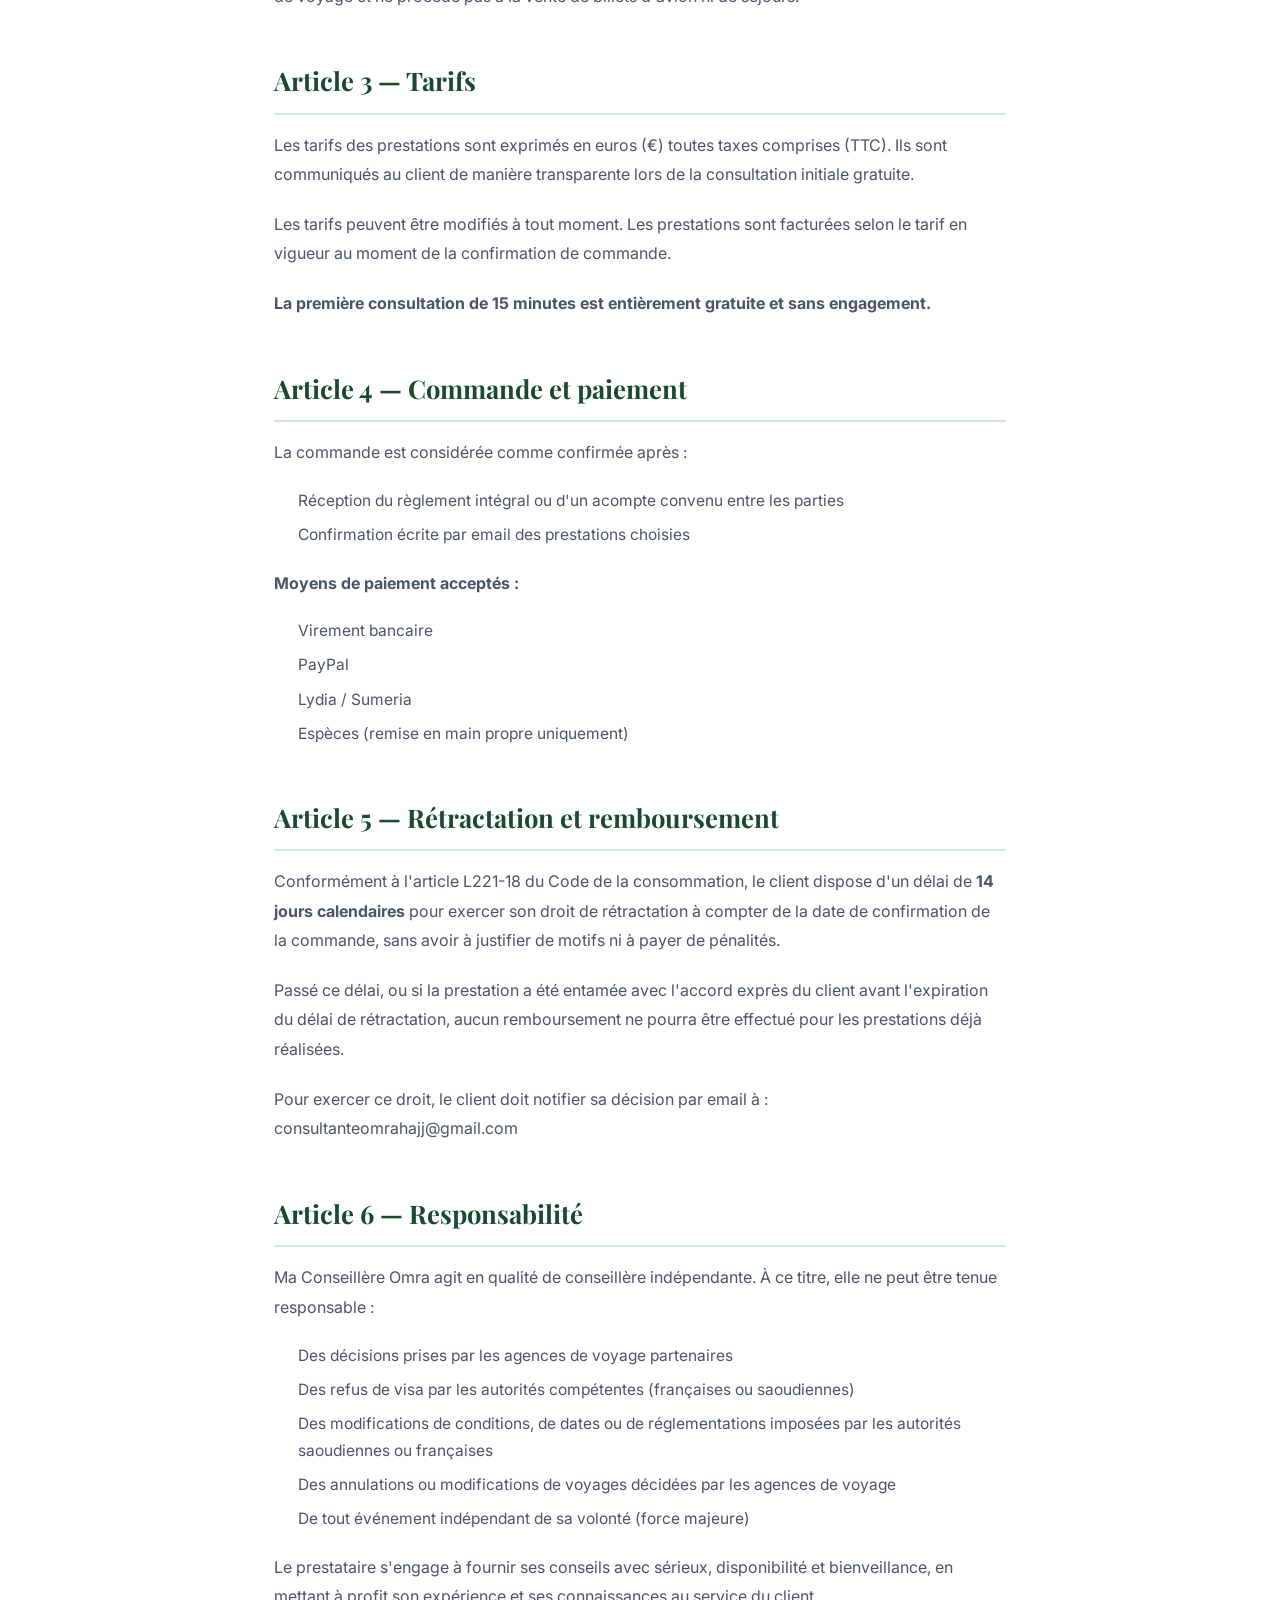
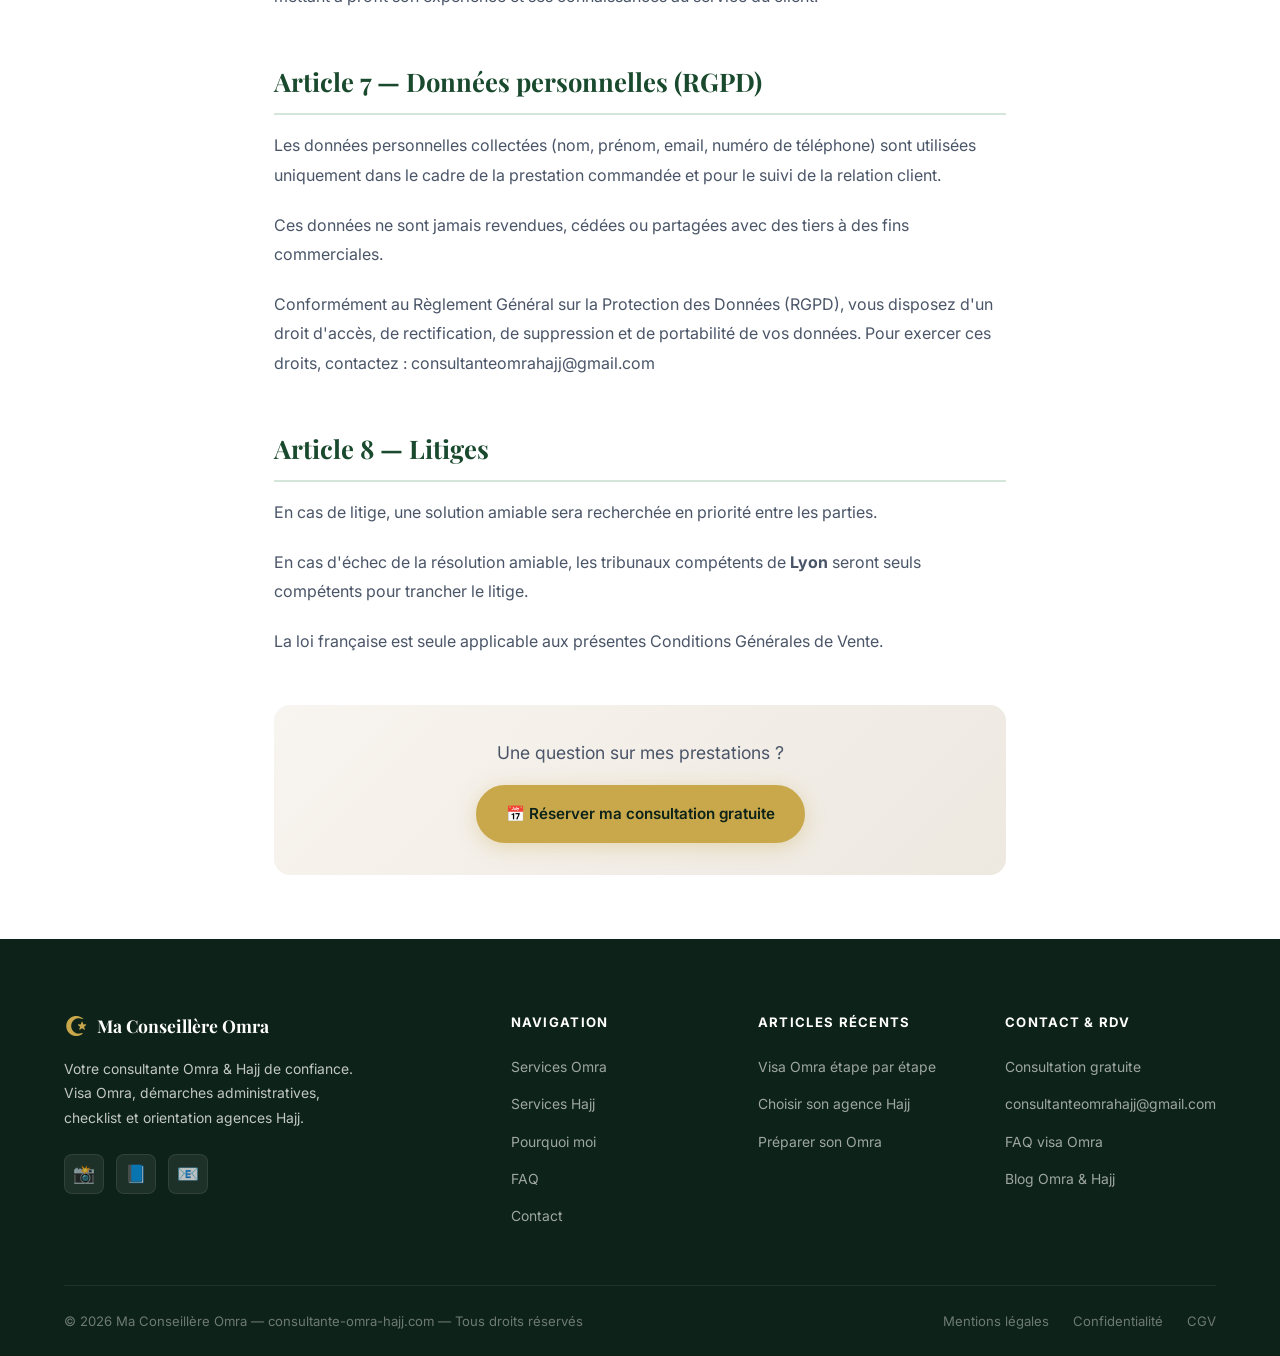
<file: Site omra/cgv.html>
<!DOCTYPE html>
<html lang="fr">
<head>
  <meta charset="UTF-8">
  <meta name="viewport" content="width=device-width, initial-scale=1.0">
  <title>Conditions Générales de Vente | Consultante Omra-Hajj</title>
  <meta name="description" content="Conditions Générales de Vente de Ma Conseillère Omra — consultante indépendante Omra & Hajj. Prestations de conseil, accompagnement visa et démarches administratives.">
  <meta name="robots" content="noindex, follow">
  <link rel="canonical" href="https://consultante-omra-hajj.com/cgv.html">

  <link rel="preconnect" href="https://fonts.googleapis.com">
  <link rel="preconnect" href="https://fonts.gstatic.com" crossorigin>
  <link href="https://fonts.googleapis.com/css2?family=Playfair+Display:ital,wght@0,400;0,600;0,700;1,400&family=Inter:wght@300;400;500;600;700&display=swap" rel="stylesheet">
  <link href="https://assets.calendly.com/assets/external/widget.css" rel="stylesheet">
  <link rel="stylesheet" href="style.css">
  <link rel="icon" type="image/svg+xml" href="data:image/svg+xml,<svg xmlns='http://www.w3.org/2000/svg' viewBox='0 0 100 100'><text y='.9em' font-size='90'>🕌</text></svg>">
  <!-- Google Tag Manager -->
  <script>(function(w,d,s,l,i){w[l]=w[l]||[];w[l].push({'gtm.start':
  new Date().getTime(),event:'gtm.js'});var f=d.getElementsByTagName(s)[0],
  j=d.createElement(s),dl=l!='dataLayer'?'&l='+l:'';j.async=true;j.src=
  'https://www.googletagmanager.com/gtm.js?id='+i+dl;f.parentNode.insertBefore(j,f);
  })(window,document,'script','dataLayer','GTM-5XPHHFGC');</script>
  <!-- End Google Tag Manager -->
  <!-- Google Analytics GA4 -->
  <script async src="https://www.googletagmanager.com/gtag/js?id=G-QFDSY6R34P"></script>
  <script>
    window.dataLayer = window.dataLayer || [];
    function gtag(){dataLayer.push(arguments);}
    gtag('js', new Date());
    gtag('config', 'G-QFDSY6R34P');
  </script>
  <!-- End Google Analytics -->
</head>
<body>
<!-- Google Tag Manager (noscript) -->
<noscript><iframe src="https://www.googletagmanager.com/ns.html?id=GTM-5XPHHFGC"
height="0" width="0" style="display:none;visibility:hidden"></iframe></noscript>
<!-- End Google Tag Manager (noscript) -->

<!-- Navigation -->
<nav class="navbar scrolled" id="navbar" role="navigation">
  <div class="nav-container">
    <a href="index.html" class="nav-logo" aria-label="Consultante Omra-Hajj — Accueil">
      <span class="logo-icon" aria-hidden="true">☪</span>
      <div class="logo-text">
        <span class="logo-main">Ma Conseillère Omra</span>
        <span class="logo-sub">Consultante Omra &amp; Hajj</span>
      </div>
    </a>
    <ul class="nav-menu" id="nav-menu">
      <li><a href="index.html#services-omra" class="nav-link">Services Omra</a></li>
      <li><a href="index.html#services-hajj" class="nav-link">Services Hajj</a></li>
      <li><a href="index.html#blog" class="nav-link">Blog</a></li>
      <li><a href="index.html#contact" class="nav-link">Contact</a></li>
      <li><a href="#" class="nav-cta" onclick="openCalendly(); return false;">📅 Consultation gratuite</a></li>
    </ul>
    <button class="nav-toggle" id="nav-toggle" aria-label="Menu"><span></span><span></span><span></span></button>
  </div>
</nav>

<!-- Page Header -->
<header class="blog-header">
  <div class="container">
    <span class="blog-header-cat">📄 Informations légales</span>
    <h1>Conditions Générales de Vente</h1>
    <div class="blog-header-meta">
      <span>📅 Mise à jour : mars 2026</span>
      <span>✍️ Ma Conseillère Omra — Consultante indépendante</span>
    </div>
  </div>
</header>

<!-- Breadcrumb Nav -->
<nav class="blog-nav" aria-label="Navigation page">
  <div class="blog-nav-inner">
    <a href="index.html">← Retour au site</a>
    <a href="#" onclick="openCalendly(); return false;">📅 Consultation gratuite</a>
  </div>
</nav>

<!-- CGV Content -->
<main class="blog-body">

  <div class="blog-toc">
    <h4>📋 Sommaire</h4>
    <ol>
      <li><a href="#article1">Identité du prestataire</a></li>
      <li><a href="#article2">Services proposés</a></li>
      <li><a href="#article3">Tarifs</a></li>
      <li><a href="#article4">Commande et paiement</a></li>
      <li><a href="#article5">Rétractation et remboursement</a></li>
      <li><a href="#article6">Responsabilité</a></li>
      <li><a href="#article7">Données personnelles (RGPD)</a></li>
      <li><a href="#article8">Litiges</a></li>
    </ol>
  </div>

  <h2 id="article1">Article 1 — Identité du prestataire</h2>
  <p>
    Les présentes Conditions Générales de Vente (CGV) régissent les relations contractuelles entre le prestataire et ses clients dans le cadre des prestations de conseil Omra &amp; Hajj.
  </p>
  <p>
    <strong>Prénom Nom :</strong> [VOTRE PRÉNOM ET NOM]<br>
    <strong>Statut :</strong> Auto-entrepreneur<br>
    <strong>SIRET :</strong> [VOTRE NUMÉRO SIRET]<br>
    <strong>Adresse :</strong> Vénissieux (69200), France<br>
    <strong>Email :</strong> <a href="mailto:consultanteomrahajj@gmail.com">consultanteomrahajj@gmail.com</a><br>
    <strong>Site web :</strong> <a href="https://consultante-omra-hajj.com">consultante-omra-hajj.com</a>
  </p>

  <h2 id="article2">Article 2 — Services proposés</h2>
  <p>Les services proposés par Ma Conseillère Omra sont les suivants :</p>
  <ul>
    <li>Accompagnement et conseil pour la préparation de l'Omra et du Hajj</li>
    <li>Aide à la constitution et à la vérification du dossier visa</li>
    <li>Sélection et comparaison d'agences de voyage agréées</li>
    <li>Accompagnement personnalisé "Omra au féminin"</li>
    <li>Mise en relation avec des agences partenaires agréées</li>
    <li>Consultation gratuite de 15 minutes (sans engagement)</li>
  </ul>
  <p>
    Ces prestations sont fournies à titre de conseil indépendant. Le prestataire n'est pas une agence de voyage et ne procède pas à la vente de billets d'avion ni de séjours.
  </p>

  <h2 id="article3">Article 3 — Tarifs</h2>
  <p>
    Les tarifs des prestations sont exprimés en euros (€) toutes taxes comprises (TTC).
    Ils sont communiqués au client de manière transparente lors de la consultation initiale gratuite.
  </p>
  <p>
    Les tarifs peuvent être modifiés à tout moment. Les prestations sont facturées selon le tarif en vigueur au moment de la confirmation de commande.
  </p>
  <p>
    <strong>La première consultation de 15 minutes est entièrement gratuite et sans engagement.</strong>
  </p>

  <h2 id="article4">Article 4 — Commande et paiement</h2>
  <p>La commande est considérée comme confirmée après :</p>
  <ul>
    <li>Réception du règlement intégral ou d'un acompte convenu entre les parties</li>
    <li>Confirmation écrite par email des prestations choisies</li>
  </ul>
  <p><strong>Moyens de paiement acceptés :</strong></p>
  <ul>
    <li>Virement bancaire</li>
    <li>PayPal</li>
    <li>Lydia / Sumeria</li>
    <li>Espèces (remise en main propre uniquement)</li>
  </ul>

  <h2 id="article5">Article 5 — Rétractation et remboursement</h2>
  <p>
    Conformément à l'article L221-18 du Code de la consommation, le client dispose d'un délai de <strong>14 jours calendaires</strong> pour exercer son droit de rétractation à compter de la date de confirmation de la commande, sans avoir à justifier de motifs ni à payer de pénalités.
  </p>
  <p>
    Passé ce délai, ou si la prestation a été entamée avec l'accord exprès du client avant l'expiration du délai de rétractation, aucun remboursement ne pourra être effectué pour les prestations déjà réalisées.
  </p>
  <p>
    Pour exercer ce droit, le client doit notifier sa décision par email à : <a href="mailto:consultanteomrahajj@gmail.com">consultanteomrahajj@gmail.com</a>
  </p>

  <h2 id="article6">Article 6 — Responsabilité</h2>
  <p>
    Ma Conseillère Omra agit en qualité de conseillère indépendante. À ce titre, elle ne peut être tenue responsable :
  </p>
  <ul>
    <li>Des décisions prises par les agences de voyage partenaires</li>
    <li>Des refus de visa par les autorités compétentes (françaises ou saoudiennes)</li>
    <li>Des modifications de conditions, de dates ou de réglementations imposées par les autorités saoudiennes ou françaises</li>
    <li>Des annulations ou modifications de voyages décidées par les agences de voyage</li>
    <li>De tout événement indépendant de sa volonté (force majeure)</li>
  </ul>
  <p>
    Le prestataire s'engage à fournir ses conseils avec sérieux, disponibilité et bienveillance, en mettant à profit son expérience et ses connaissances au service du client.
  </p>

  <h2 id="article7">Article 7 — Données personnelles (RGPD)</h2>
  <p>
    Les données personnelles collectées (nom, prénom, email, numéro de téléphone) sont utilisées uniquement dans le cadre de la prestation commandée et pour le suivi de la relation client.
  </p>
  <p>
    Ces données ne sont jamais revendues, cédées ou partagées avec des tiers à des fins commerciales.
  </p>
  <p>
    Conformément au Règlement Général sur la Protection des Données (RGPD), vous disposez d'un droit d'accès, de rectification, de suppression et de portabilité de vos données. Pour exercer ces droits, contactez : <a href="mailto:consultanteomrahajj@gmail.com">consultanteomrahajj@gmail.com</a>
  </p>

  <h2 id="article8">Article 8 — Litiges</h2>
  <p>
    En cas de litige, une solution amiable sera recherchée en priorité entre les parties.
  </p>
  <p>
    En cas d'échec de la résolution amiable, les tribunaux compétents de <strong>Lyon</strong> seront seuls compétents pour trancher le litige.
  </p>
  <p>
    La loi française est seule applicable aux présentes Conditions Générales de Vente.
  </p>

  <!-- CTA final -->
  <div style="background: linear-gradient(135deg, #f8f4ef 0%, #ede8e0 100%); border-radius: 16px; padding: 2rem; margin-top: 3rem; text-align: center;">
    <p style="font-size: 1.1rem; margin-bottom: 1rem;">Une question sur mes prestations ?</p>
    <a href="#" class="btn btn-primary" onclick="openCalendly(); return false;">
      📅 Réserver ma consultation gratuite
    </a>
  </div>

</main>

<!-- Footer -->
<footer class="footer" role="contentinfo">
  <div class="container">
    <div class="footer-grid">

      <div class="footer-brand">
        <a href="index.html" class="footer-logo">
          <span class="logo-icon" aria-hidden="true">☪</span>
          <span>Ma Conseillère Omra</span>
        </a>
        <p>Votre consultante Omra &amp; Hajj de confiance. Visa Omra, démarches administratives, checklist et orientation agences Hajj.</p>
        <div class="footer-social">
          <a href="#" aria-label="Instagram" title="Instagram">📸</a>
          <a href="#" aria-label="Facebook" title="Facebook">📘</a>
          <a href="mailto:consultanteomrahajj@gmail.com" aria-label="Email" title="Email">📧</a>
        </div>
      </div>

      <div class="footer-links">
        <h4>Navigation</h4>
        <ul>
          <li><a href="index.html#services-omra">Services Omra</a></li>
          <li><a href="index.html#services-hajj">Services Hajj</a></li>
          <li><a href="index.html#pourquoi">Pourquoi moi</a></li>
          <li><a href="index.html#faq">FAQ</a></li>
          <li><a href="index.html#contact">Contact</a></li>
        </ul>
      </div>

      <div class="footer-links">
        <h4>Articles récents</h4>
        <ul>
          <li><a href="blog-visa-omra.html">Visa Omra étape par étape</a></li>
          <li><a href="blog-agence-hajj.html">Choisir son agence Hajj</a></li>
          <li><a href="blog-preparer-omra.html">Préparer son Omra</a></li>
        </ul>
      </div>

      <div class="footer-links">
        <h4>Contact &amp; RDV</h4>
        <ul>
          <li><a href="#" onclick="openCalendly(); return false;">Consultation gratuite</a></li>
          <li><a href="mailto:consultanteomrahajj@gmail.com">consultanteomrahajj@gmail.com</a></li>
          <li><a href="index.html#faq">FAQ visa Omra</a></li>
          <li><a href="index.html#blog">Blog Omra &amp; Hajj</a></li>
        </ul>
      </div>

    </div>

    <div class="footer-bottom">
      <p>&copy; <span class="footer-year">2026</span> Ma Conseillère Omra — consultante-omra-hajj.com — Tous droits réservés</p>
      <div class="footer-legal">
        <a href="#">Mentions légales</a>
        <a href="#">Confidentialité</a>
        <a href="cgv.html">CGV</a>
      </div>
    </div>
  </div>
</footer>

<!-- Floating CTA -->
<div class="floating-cta" aria-label="Prise de rendez-vous rapide">
  <button class="floating-btn" onclick="openCalendly(); return false;" aria-label="Réserver une consultation gratuite">
    📅 Consultation gratuite
  </button>
</div>

<!-- Scroll Top -->
<button class="scroll-top" id="scroll-top" aria-label="Retour en haut de page">↑</button>

<!-- Calendly JS -->
<script src="https://assets.calendly.com/assets/external/widget.js" type="text/javascript" async></script>

<!-- Main JS -->
<script src="script.js"></script>

</body>
</html>
</file>
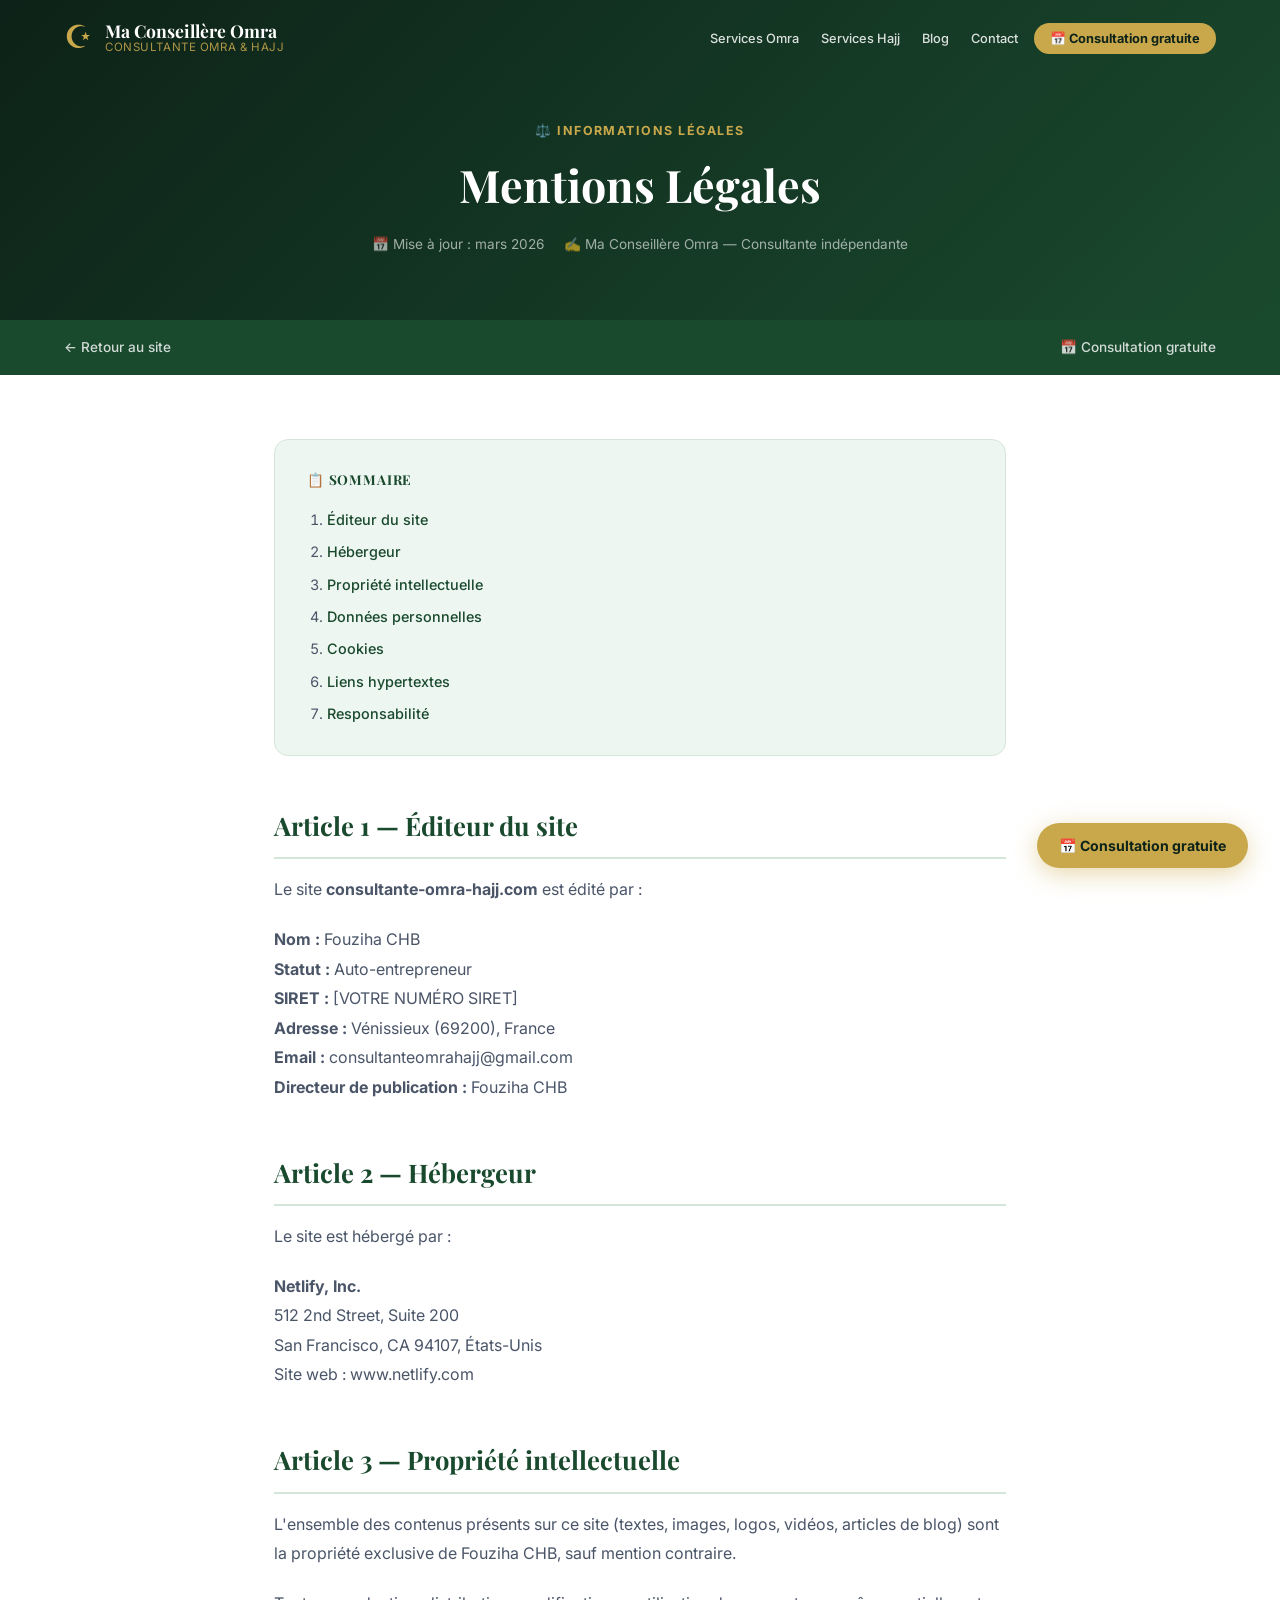
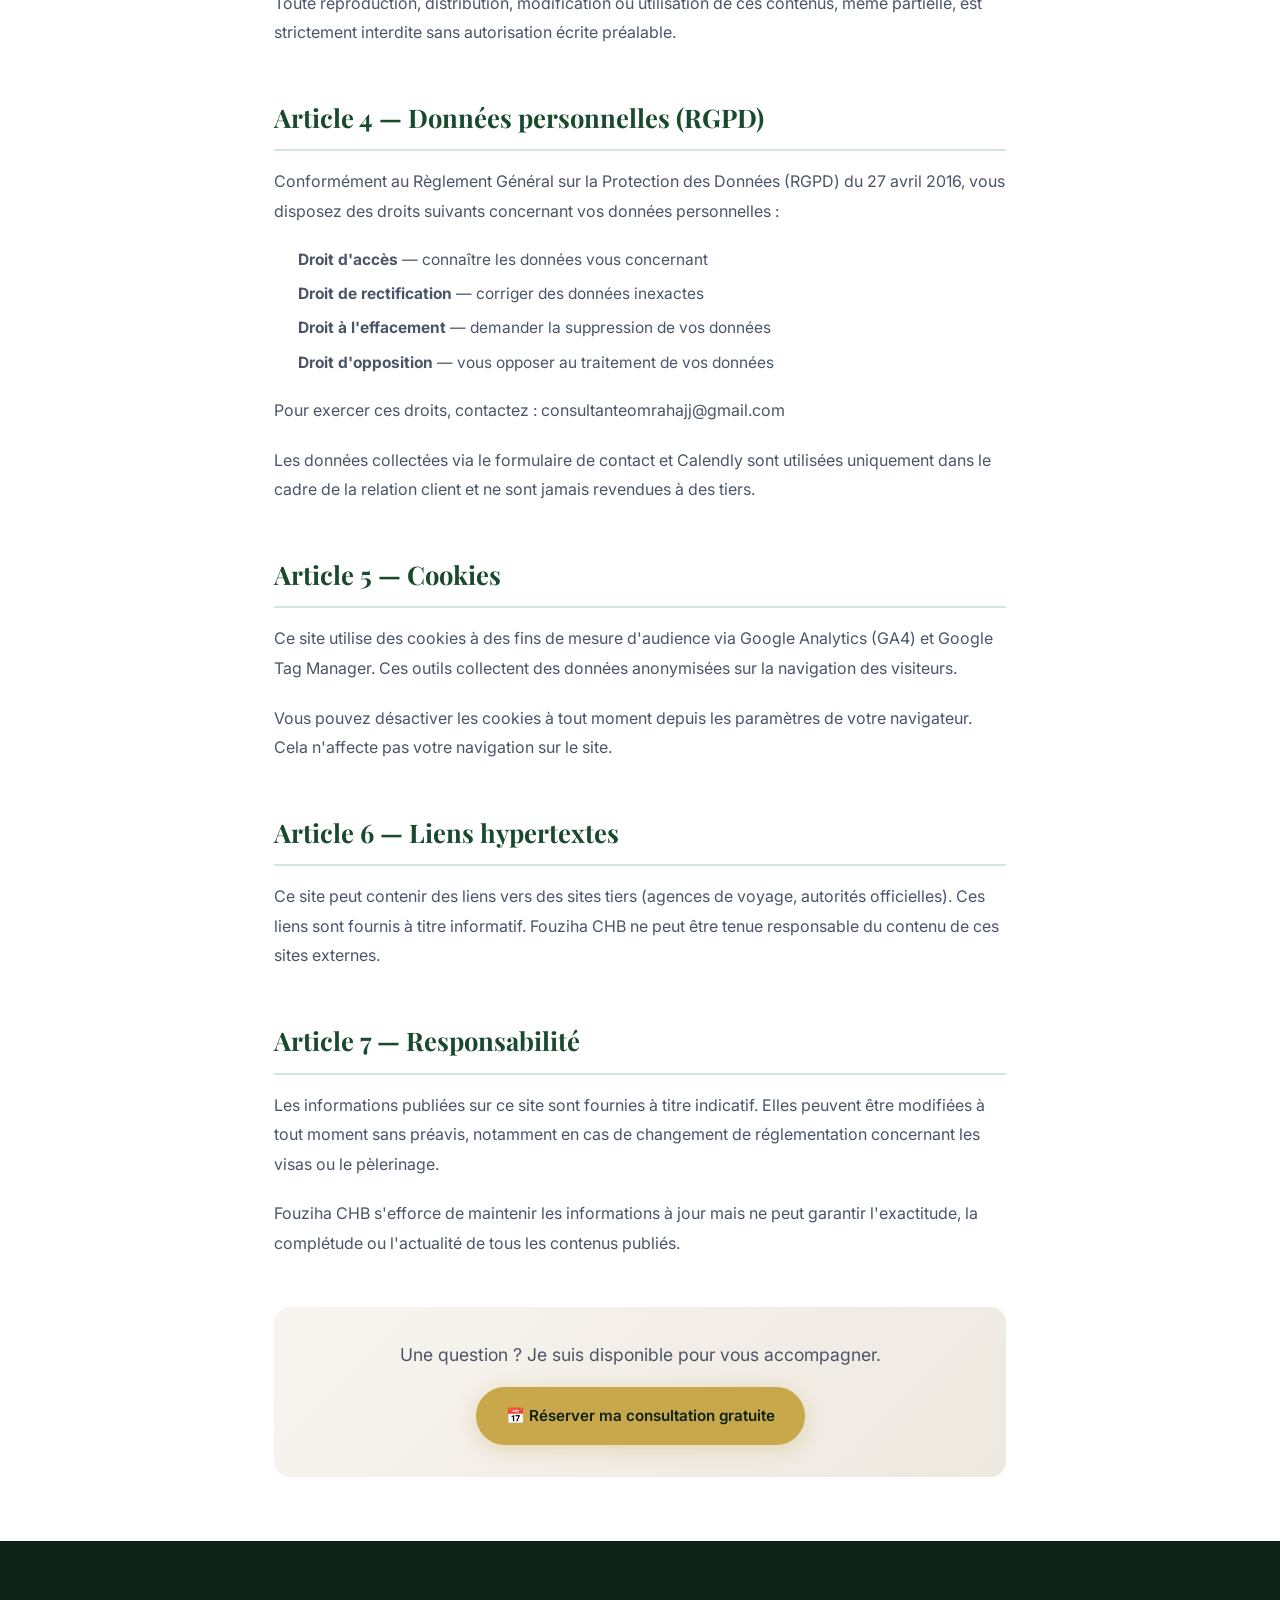
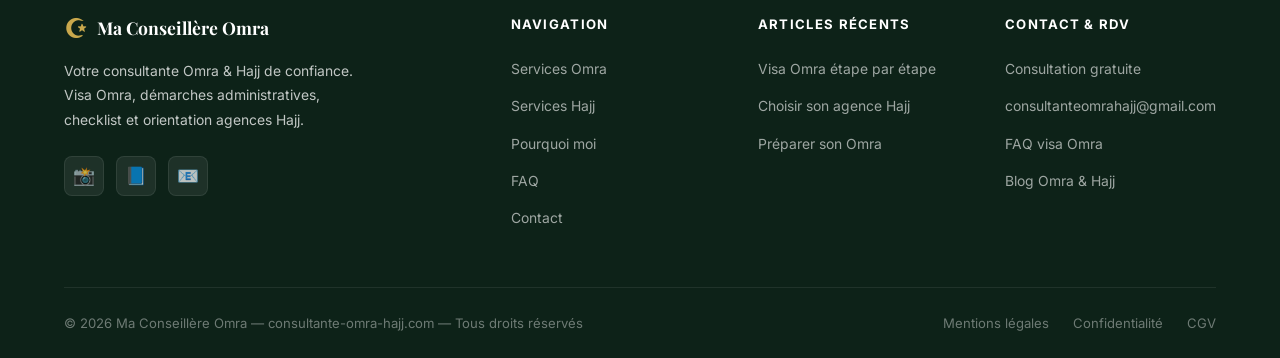
<file: Site omra/mentions-legales.html>
<!DOCTYPE html>
<html lang="fr">
<head>
  <meta charset="UTF-8">
  <meta name="viewport" content="width=device-width, initial-scale=1.0">
  <title>Mentions Légales | Consultante Omra-Hajj</title>
  <meta name="description" content="Mentions légales du site consultante-omra-hajj.com — Ma Conseillère Omra, consultante indépendante Omra & Hajj.">
  <meta name="robots" content="noindex, follow">
  <link rel="canonical" href="https://consultante-omra-hajj.com/mentions-legales.html">
  <link rel="preconnect" href="https://fonts.googleapis.com">
  <link rel="preconnect" href="https://fonts.gstatic.com" crossorigin>
  <link href="https://fonts.googleapis.com/css2?family=Playfair+Display:ital,wght@0,400;0,600;0,700;1,400&family=Inter:wght@300;400;500;600;700&display=swap" rel="stylesheet">
  <link href="https://assets.calendly.com/assets/external/widget.css" rel="stylesheet">
  <link rel="stylesheet" href="style.css">
  <link rel="icon" type="image/svg+xml" href="data:image/svg+xml,<svg xmlns='http://www.w3.org/2000/svg' viewBox='0 0 100 100'><text y='.9em' font-size='90'>🕌</text></svg>">
  <!-- Google Tag Manager -->
  <script>(function(w,d,s,l,i){w[l]=w[l]||[];w[l].push({'gtm.start':
  new Date().getTime(),event:'gtm.js'});var f=d.getElementsByTagName(s)[0],
  j=d.createElement(s),dl=l!='dataLayer'?'&l='+l:'';j.async=true;j.src=
  'https://www.googletagmanager.com/gtm.js?id='+i+dl;f.parentNode.insertBefore(j,f);
  })(window,document,'script','dataLayer','GTM-5XPHHFGC');</script>
  <!-- End Google Tag Manager -->
  <!-- Google Analytics GA4 -->
  <script async src="https://www.googletagmanager.com/gtag/js?id=G-QFDSY6R34P"></script>
  <script>
    window.dataLayer = window.dataLayer || [];
    function gtag(){dataLayer.push(arguments);}
    gtag('js', new Date());
    gtag('config', 'G-QFDSY6R34P');
  </script>
  <!-- End Google Analytics -->
</head>
<body>
<!-- Google Tag Manager (noscript) -->
<noscript><iframe src="https://www.googletagmanager.com/ns.html?id=GTM-5XPHHFGC"
height="0" width="0" style="display:none;visibility:hidden"></iframe></noscript>
<!-- End Google Tag Manager (noscript) -->

<!-- Navigation -->
<nav class="navbar scrolled" id="navbar" role="navigation">
  <div class="nav-container">
    <a href="index.html" class="nav-logo" aria-label="Consultante Omra-Hajj — Accueil">
      <span class="logo-icon" aria-hidden="true">☪</span>
      <div class="logo-text">
        <span class="logo-main">Ma Conseillère Omra</span>
        <span class="logo-sub">Consultante Omra &amp; Hajj</span>
      </div>
    </a>
    <ul class="nav-menu" id="nav-menu">
      <li><a href="index.html#services-omra" class="nav-link">Services Omra</a></li>
      <li><a href="index.html#services-hajj" class="nav-link">Services Hajj</a></li>
      <li><a href="index.html#blog" class="nav-link">Blog</a></li>
      <li><a href="index.html#contact" class="nav-link">Contact</a></li>
      <li><a href="#" class="nav-cta" onclick="openCalendly(); return false;">📅 Consultation gratuite</a></li>
    </ul>
    <button class="nav-toggle" id="nav-toggle" aria-label="Menu"><span></span><span></span><span></span></button>
  </div>
</nav>

<!-- Page Header -->
<header class="blog-header">
  <div class="container">
    <span class="blog-header-cat">⚖️ Informations légales</span>
    <h1>Mentions Légales</h1>
    <div class="blog-header-meta">
      <span>📅 Mise à jour : mars 2026</span>
      <span>✍️ Ma Conseillère Omra — Consultante indépendante</span>
    </div>
  </div>
</header>

<!-- Breadcrumb Nav -->
<nav class="blog-nav" aria-label="Navigation page">
  <div class="blog-nav-inner">
    <a href="index.html">← Retour au site</a>
    <a href="#" onclick="openCalendly(); return false;">📅 Consultation gratuite</a>
  </div>
</nav>

<!-- Contenu -->
<main class="blog-body">

  <div class="blog-toc">
    <h4>📋 Sommaire</h4>
    <ol>
      <li><a href="#editeur">Éditeur du site</a></li>
      <li><a href="#hebergeur">Hébergeur</a></li>
      <li><a href="#propriete">Propriété intellectuelle</a></li>
      <li><a href="#donnees">Données personnelles</a></li>
      <li><a href="#cookies">Cookies</a></li>
      <li><a href="#liens">Liens hypertextes</a></li>
      <li><a href="#responsabilite">Responsabilité</a></li>
    </ol>
  </div>

  <h2 id="editeur">Article 1 — Éditeur du site</h2>
  <p>
    Le site <strong>consultante-omra-hajj.com</strong> est édité par :
  </p>
  <p>
    <strong>Nom :</strong> Fouziha CHB<br>
    <strong>Statut :</strong> Auto-entrepreneur<br>
    <strong>SIRET :</strong> [VOTRE NUMÉRO SIRET]<br>
    <strong>Adresse :</strong> Vénissieux (69200), France<br>
    <strong>Email :</strong> <a href="mailto:consultanteomrahajj@gmail.com">consultanteomrahajj@gmail.com</a><br>
    <strong>Directeur de publication :</strong> Fouziha CHB
  </p>

  <h2 id="hebergeur">Article 2 — Hébergeur</h2>
  <p>
    Le site est hébergé par :
  </p>
  <p>
    <strong>Netlify, Inc.</strong><br>
    512 2nd Street, Suite 200<br>
    San Francisco, CA 94107, États-Unis<br>
    Site web : <a href="https://www.netlify.com" target="_blank" rel="noopener">www.netlify.com</a>
  </p>

  <h2 id="propriete">Article 3 — Propriété intellectuelle</h2>
  <p>
    L'ensemble des contenus présents sur ce site (textes, images, logos, vidéos, articles de blog) sont la propriété exclusive de Fouziha CHB, sauf mention contraire.
  </p>
  <p>
    Toute reproduction, distribution, modification ou utilisation de ces contenus, même partielle, est strictement interdite sans autorisation écrite préalable.
  </p>

  <h2 id="donnees">Article 4 — Données personnelles (RGPD)</h2>
  <p>
    Conformément au Règlement Général sur la Protection des Données (RGPD) du 27 avril 2016, vous disposez des droits suivants concernant vos données personnelles :
  </p>
  <ul>
    <li><strong>Droit d'accès</strong> — connaître les données vous concernant</li>
    <li><strong>Droit de rectification</strong> — corriger des données inexactes</li>
    <li><strong>Droit à l'effacement</strong> — demander la suppression de vos données</li>
    <li><strong>Droit d'opposition</strong> — vous opposer au traitement de vos données</li>
  </ul>
  <p>
    Pour exercer ces droits, contactez : <a href="mailto:consultanteomrahajj@gmail.com">consultanteomrahajj@gmail.com</a>
  </p>
  <p>
    Les données collectées via le formulaire de contact et Calendly sont utilisées uniquement dans le cadre de la relation client et ne sont jamais revendues à des tiers.
  </p>

  <h2 id="cookies">Article 5 — Cookies</h2>
  <p>
    Ce site utilise des cookies à des fins de mesure d'audience via Google Analytics (GA4) et Google Tag Manager. Ces outils collectent des données anonymisées sur la navigation des visiteurs.
  </p>
  <p>
    Vous pouvez désactiver les cookies à tout moment depuis les paramètres de votre navigateur. Cela n'affecte pas votre navigation sur le site.
  </p>

  <h2 id="liens">Article 6 — Liens hypertextes</h2>
  <p>
    Ce site peut contenir des liens vers des sites tiers (agences de voyage, autorités officielles). Ces liens sont fournis à titre informatif. Fouziha CHB ne peut être tenue responsable du contenu de ces sites externes.
  </p>

  <h2 id="responsabilite">Article 7 — Responsabilité</h2>
  <p>
    Les informations publiées sur ce site sont fournies à titre indicatif. Elles peuvent être modifiées à tout moment sans préavis, notamment en cas de changement de réglementation concernant les visas ou le pèlerinage.
  </p>
  <p>
    Fouziha CHB s'efforce de maintenir les informations à jour mais ne peut garantir l'exactitude, la complétude ou l'actualité de tous les contenus publiés.
  </p>

  <!-- CTA final -->
  <div style="background: linear-gradient(135deg, #f8f4ef 0%, #ede8e0 100%); border-radius: 16px; padding: 2rem; margin-top: 3rem; text-align: center;">
    <p style="font-size: 1.1rem; margin-bottom: 1rem;">Une question ? Je suis disponible pour vous accompagner.</p>
    <a href="#" class="btn btn-primary" onclick="openCalendly(); return false;">
      📅 Réserver ma consultation gratuite
    </a>
  </div>

</main>

<!-- Footer -->
<footer class="footer" role="contentinfo">
  <div class="container">
    <div class="footer-grid">
      <div class="footer-brand">
        <a href="index.html" class="footer-logo">
          <span class="logo-icon" aria-hidden="true">☪</span>
          <span>Ma Conseillère Omra</span>
        </a>
        <p>Votre consultante Omra &amp; Hajj de confiance. Visa Omra, démarches administratives, checklist et orientation agences Hajj.</p>
        <div class="footer-social">
          <a href="#" aria-label="Instagram" title="Instagram">📸</a>
          <a href="#" aria-label="Facebook" title="Facebook">📘</a>
          <a href="mailto:consultanteomrahajj@gmail.com" aria-label="Email" title="Email">📧</a>
        </div>
      </div>
      <div class="footer-links">
        <h4>Navigation</h4>
        <ul>
          <li><a href="index.html#services-omra">Services Omra</a></li>
          <li><a href="index.html#services-hajj">Services Hajj</a></li>
          <li><a href="index.html#pourquoi">Pourquoi moi</a></li>
          <li><a href="index.html#faq">FAQ</a></li>
          <li><a href="index.html#contact">Contact</a></li>
        </ul>
      </div>
      <div class="footer-links">
        <h4>Articles récents</h4>
        <ul>
          <li><a href="blog-visa-omra.html">Visa Omra étape par étape</a></li>
          <li><a href="blog-agence-hajj.html">Choisir son agence Hajj</a></li>
          <li><a href="blog-preparer-omra.html">Préparer son Omra</a></li>
        </ul>
      </div>
      <div class="footer-links">
        <h4>Contact &amp; RDV</h4>
        <ul>
          <li><a href="#" onclick="openCalendly(); return false;">Consultation gratuite</a></li>
          <li><a href="mailto:consultanteomrahajj@gmail.com">consultanteomrahajj@gmail.com</a></li>
          <li><a href="index.html#faq">FAQ visa Omra</a></li>
          <li><a href="index.html#blog">Blog Omra &amp; Hajj</a></li>
        </ul>
      </div>
    </div>
    <div class="footer-bottom">
      <p>&copy; <span class="footer-year">2026</span> Ma Conseillère Omra — consultante-omra-hajj.com — Tous droits réservés</p>
      <div class="footer-legal">
        <a href="mentions-legales.html">Mentions légales</a>
        <a href="#">Confidentialité</a>
        <a href="cgv.html">CGV</a>
      </div>
    </div>
  </div>
</footer>

<!-- Floating CTA -->
<div class="floating-cta" aria-label="Prise de rendez-vous rapide">
  <button class="floating-btn" onclick="openCalendly(); return false;" aria-label="Réserver une consultation gratuite">
    📅 Consultation gratuite
  </button>
</div>

<!-- Scroll Top -->
<button class="scroll-top" id="scroll-top" aria-label="Retour en haut de page">↑</button>

<script src="https://assets.calendly.com/assets/external/widget.js" type="text/javascript" async></script>
<script src="script.js"></script>
</body>
</html>
</file>
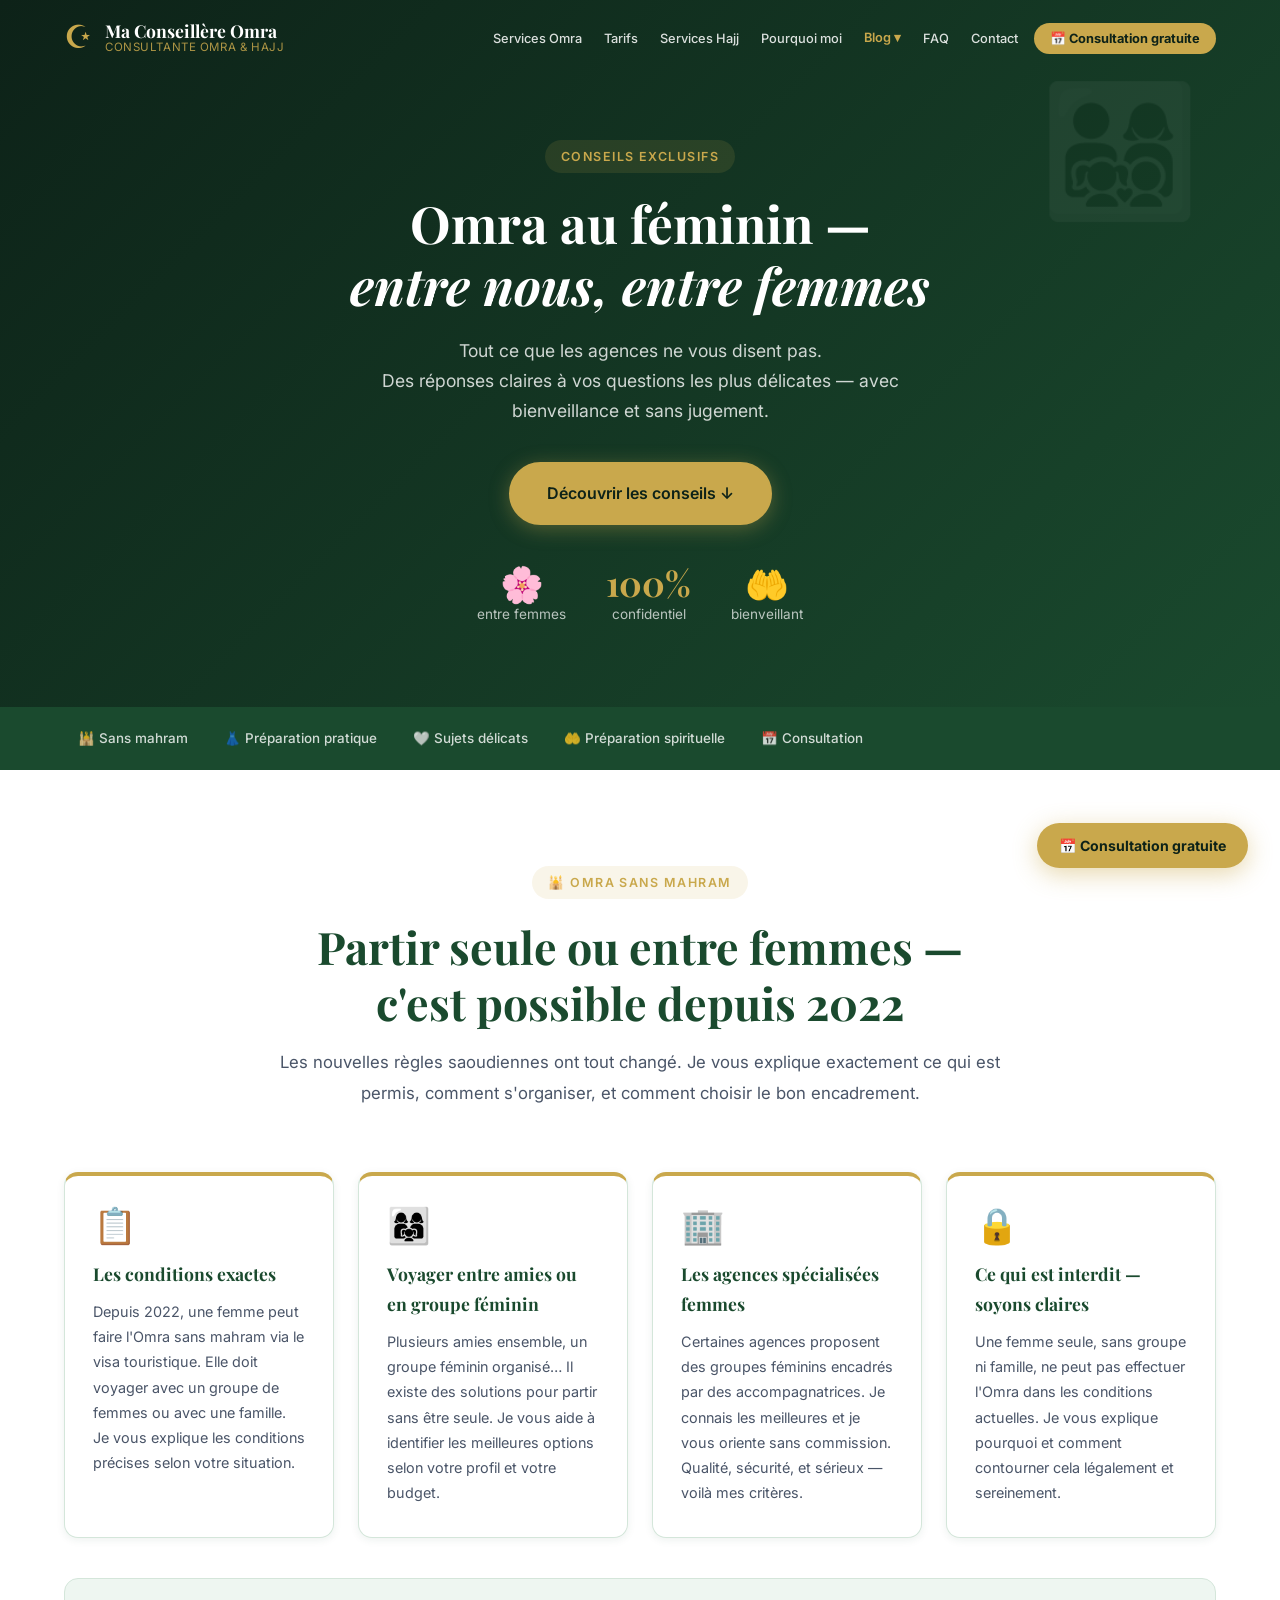
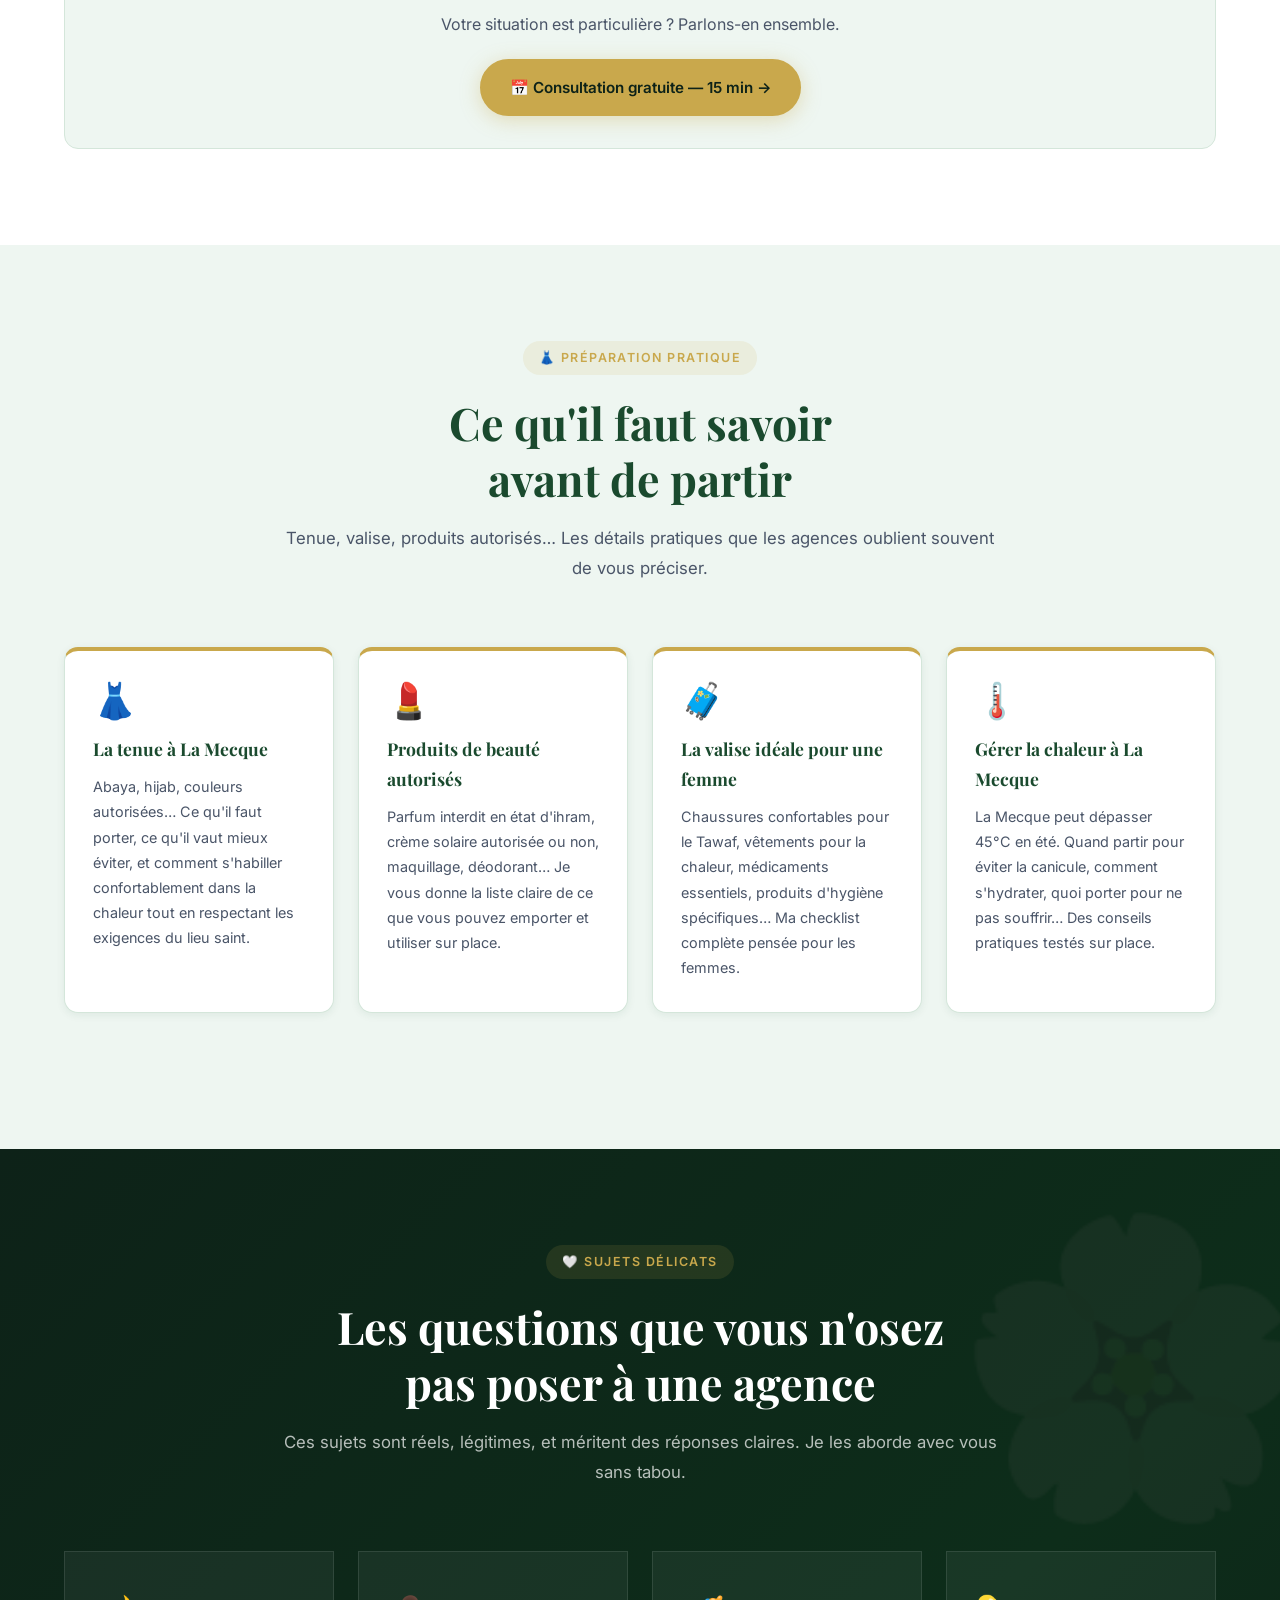
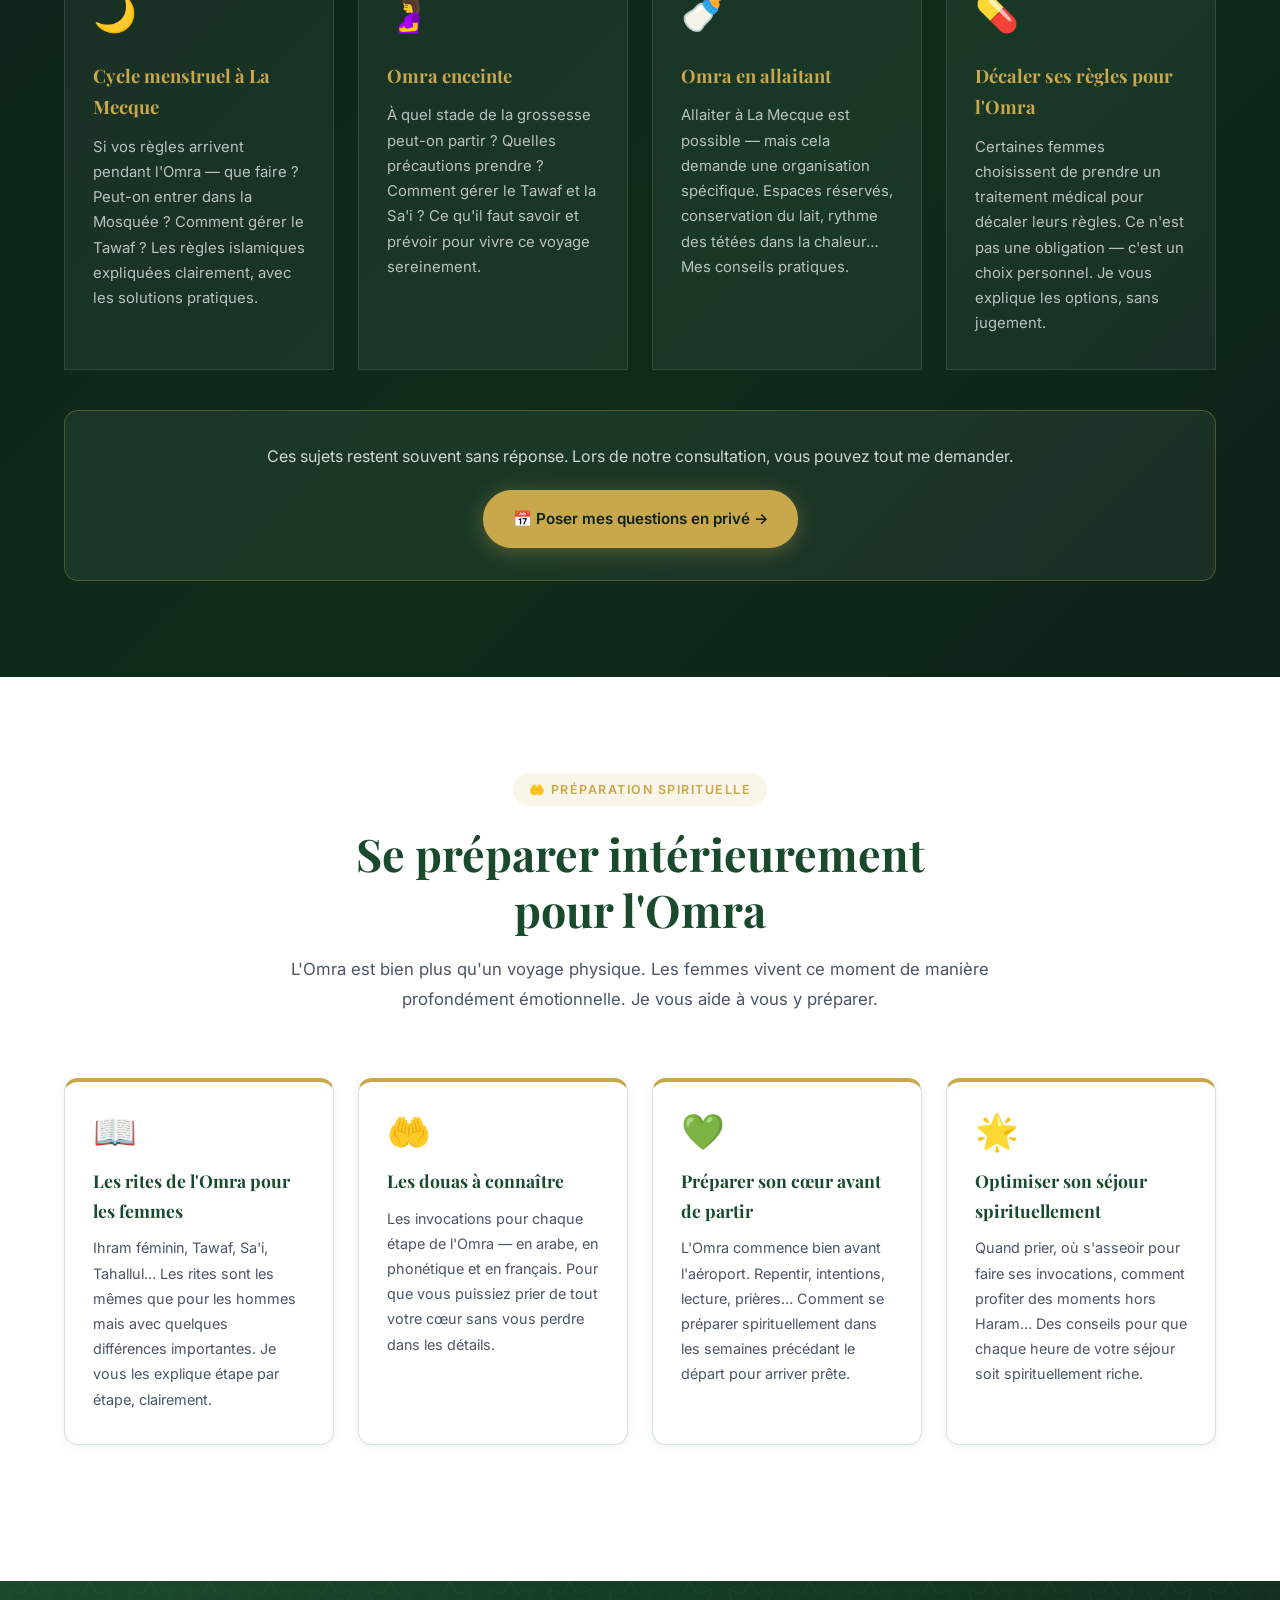
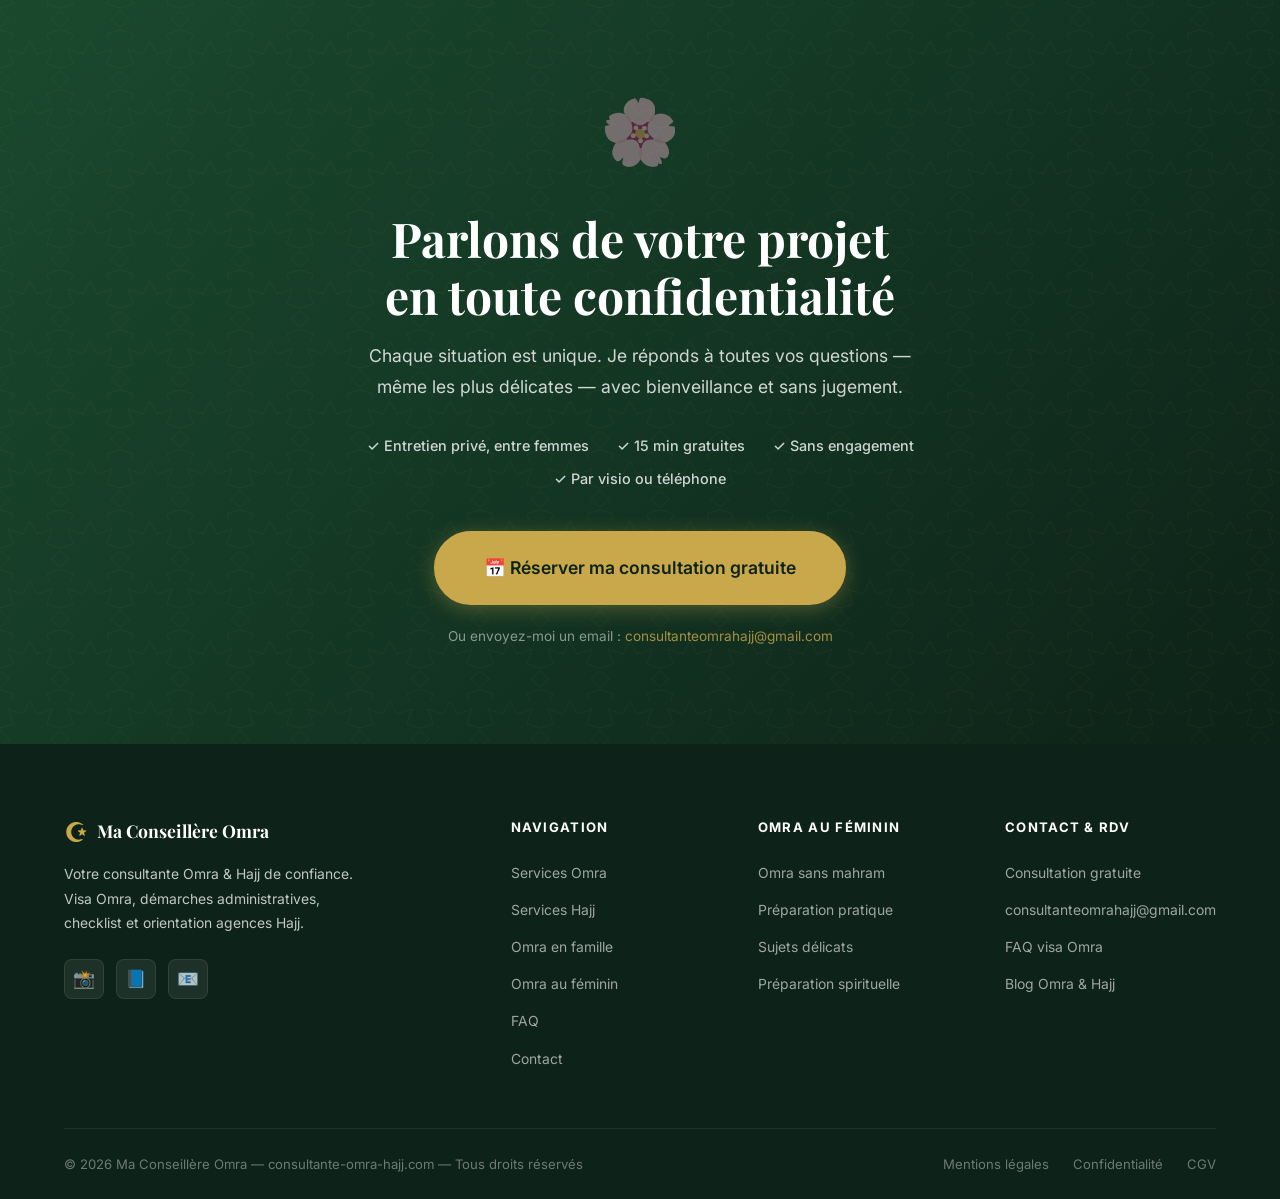
<file: Site omra/omra-au-feminin.html>
<!DOCTYPE html>
<html lang="fr">
<head>
  <meta charset="UTF-8">
  <meta name="viewport" content="width=device-width, initial-scale=1.0">

  <title>Omra au Féminin — Conseils exclusifs pour les femmes | Ma Conseillère Omra</title>
  <meta name="description" content="Omra sans mahram, cycle menstruel à La Mecque, tenue, préparation spirituelle… Des conseils exclusifs pour les femmes, abordés avec bienveillance et discrétion.">
  <meta name="keywords" content="omra femme, omra sans mahram, omra sans tuteur, omra enceinte, règles omra femme, préparation omra femme, consultante omra femme">
  <meta name="author" content="Ma Conseillère Omra">
  <meta name="robots" content="index, follow">
  <link rel="canonical" href="https://consultante-omra-hajj.com/omra-au-feminin.html">

  <!-- Open Graph -->
  <meta property="og:type"        content="website">
  <meta property="og:url"         content="https://consultante-omra-hajj.com/omra-au-feminin.html">
  <meta property="og:title"       content="Omra au Féminin — Conseils exclusifs | Ma Conseillère Omra">
  <meta property="og:description" content="Tout ce que les agences ne vous disent pas : Omra sans mahram, sujets délicats, préparation pratique et spirituelle pour les femmes.">
  <meta property="og:locale"      content="fr_FR">

  <!-- Fonts -->
  <link rel="preconnect" href="https://fonts.googleapis.com">
  <link rel="preconnect" href="https://fonts.gstatic.com" crossorigin>
  <link href="https://fonts.googleapis.com/css2?family=Playfair+Display:ital,wght@0,400;0,600;0,700;1,400&family=Inter:wght@300;400;500;600;700&display=swap" rel="stylesheet">

  <!-- Calendly CSS -->
  <link href="https://assets.calendly.com/assets/external/widget.css" rel="stylesheet">

  <!-- Styles -->
  <link rel="stylesheet" href="style.css">

  <!-- Favicon -->
  <link rel="icon" type="image/svg+xml" href="data:image/svg+xml,<svg xmlns='http://www.w3.org/2000/svg' viewBox='0 0 100 100'><text y='.9em' font-size='90'>🕌</text></svg>">

  <!-- Google Tag Manager -->
  <script>(function(w,d,s,l,i){w[l]=w[l]||[];w[l].push({'gtm.start':
  new Date().getTime(),event:'gtm.js'});var f=d.getElementsByTagName(s)[0],
  j=d.createElement(s),dl=l!='dataLayer'?'&l='+l:'';j.async=true;j.src=
  'https://www.googletagmanager.com/gtm.js?id='+i+dl;f.parentNode.insertBefore(j,f);
  })(window,document,'script','dataLayer','GTM-5XPHHFGC');</script>

  <!-- Google Analytics GA4 -->
  <script async src="https://www.googletagmanager.com/gtag/js?id=G-QFDSY6R34P"></script>
  <script>
    window.dataLayer = window.dataLayer || [];
    function gtag(){dataLayer.push(arguments);}
    gtag('js', new Date());
    gtag('config', 'G-QFDSY6R34P');
  </script>
</head>

<body>
<noscript><iframe src="https://www.googletagmanager.com/ns.html?id=GTM-5XPHHFGC"
height="0" width="0" style="display:none;visibility:hidden"></iframe></noscript>


<!-- ════════════════════════════════════════════════════════════════════════════
     NAVIGATION
════════════════════════════════════════════════════════════════════════════ -->
<nav class="navbar scrolled" id="navbar" role="navigation" aria-label="Navigation principale">
  <div class="nav-container">
    <a href="index.html#accueil" class="nav-logo" aria-label="Ma Conseillère Omra — Accueil">
      <span class="logo-icon" aria-hidden="true">☪</span>
      <div class="logo-text">
        <span class="logo-main">Ma Conseillère Omra</span>
        <span class="logo-sub">Consultante Omra &amp; Hajj</span>
      </div>
    </a>

    <ul class="nav-menu" id="nav-menu" role="menubar">
      <li role="none"><a href="index.html#services-omra" class="nav-link" role="menuitem">Services Omra</a></li>
      <li role="none"><a href="index.html#tarifs" class="nav-link" role="menuitem">Tarifs</a></li>
      <li role="none"><a href="index.html#services-hajj" class="nav-link" role="menuitem">Services Hajj</a></li>
      <li role="none"><a href="index.html#pourquoi" class="nav-link" role="menuitem">Pourquoi moi</a></li>
      <li role="none" class="nav-item--dropdown">
        <a href="index.html#blog" class="nav-link nav-link--active nav-link--has-dropdown" role="menuitem">Blog ▾</a>
        <ul class="nav-dropdown" role="menu">
          <li><a href="omra-en-famille.html" role="menuitem">👨‍👩‍👧‍👦 Omra en famille</a></li>
          <li><a href="omra-au-feminin.html" role="menuitem">🌸 Omra au féminin</a></li>
          <li class="nav-dropdown-divider"></li>
          <li><a href="blog-visa-omra.html" role="menuitem">📋 Visa Omra</a></li>
          <li><a href="blog-agence-hajj.html" role="menuitem">🕌 Choisir son agence Hajj</a></li>
          <li><a href="blog-preparer-omra.html" role="menuitem">✅ Préparer son Omra</a></li>
          <li><a href="blog-cout-omra.html" role="menuitem">💰 Coût de l'Omra</a></li>
        </ul>
      </li>
      <li role="none"><a href="index.html#faq" class="nav-link" role="menuitem">FAQ</a></li>
      <li role="none"><a href="index.html#contact" class="nav-link" role="menuitem">Contact</a></li>
      <li role="none">
        <a href="#" class="nav-cta" onclick="openCalendly(); return false;" role="menuitem">
          📅 Consultation gratuite
        </a>
      </li>
    </ul>

    <button class="nav-toggle" id="nav-toggle" aria-label="Ouvrir le menu" aria-expanded="false">
      <span></span><span></span><span></span>
    </button>
  </div>
</nav>


<!-- ════════════════════════════════════════════════════════════════════════════
     HERO
════════════════════════════════════════════════════════════════════════════ -->
<section class="famille-hero" aria-label="Omra au féminin">
  <div class="container">
    <span class="section-tag">Conseils exclusifs</span>
    <h1>Omra au féminin —<br><em>entre nous, entre femmes</em></h1>
    <p>
      Tout ce que les agences ne vous disent pas.<br>
      Des réponses claires à vos questions les plus délicates — avec bienveillance et sans jugement.
    </p>
    <a href="#categories" class="btn btn-primary btn-lg">
      Découvrir les conseils ↓
    </a>

    <div class="famille-hero-stats">
      <div class="famille-stat">
        <strong>🌸</strong>
        <span>entre femmes</span>
      </div>
      <div class="famille-stat">
        <strong>100%</strong>
        <span>confidentiel</span>
      </div>
      <div class="famille-stat">
        <strong>🤲</strong>
        <span>bienveillant</span>
      </div>
    </div>
  </div>
</section>


<!-- ════════════════════════════════════════════════════════════════════════════
     NAVIGATION CATÉGORIES
════════════════════════════════════════════════════════════════════════════ -->
<div class="feminin-nav" id="categories">
  <div class="container">
    <div class="feminin-nav-links">
      <a href="#sans-mahram" class="feminin-nav-link">🕌 Sans mahram</a>
      <a href="#pratique" class="feminin-nav-link">👗 Préparation pratique</a>
      <a href="#sujets-delicats" class="feminin-nav-link">🤍 Sujets délicats</a>
      <a href="#spirituelle" class="feminin-nav-link">🤲 Préparation spirituelle</a>
      <a href="#consultation" class="feminin-nav-link">📅 Consultation</a>
    </div>
  </div>
</div>


<!-- ════════════════════════════════════════════════════════════════════════════
     OMRA SANS MAHRAM
════════════════════════════════════════════════════════════════════════════ -->
<section class="section" id="sans-mahram" aria-labelledby="mahram-title">
  <div class="container">
    <div class="section-header">
      <span class="section-tag">🕌 Omra sans mahram</span>
      <h2 class="section-title" id="mahram-title">
        Partir seule ou entre femmes —<br>c'est possible depuis 2022
      </h2>
      <p class="section-subtitle">
        Les nouvelles règles saoudiennes ont tout changé. Je vous explique exactement ce qui est permis, comment s'organiser, et comment choisir le bon encadrement.
      </p>
    </div>

    <div class="feminin-cards-grid">

      <div class="feminin-card reveal">
        <div class="feminin-card-icon">📋</div>
        <h3>Les conditions exactes</h3>
        <p>Depuis 2022, une femme peut faire l'Omra sans mahram via le visa touristique. Elle doit voyager avec un groupe de femmes ou avec une famille. Je vous explique les conditions précises selon votre situation.</p>
      </div>

      <div class="feminin-card reveal reveal-delay-1">
        <div class="feminin-card-icon">👩‍👩‍👧</div>
        <h3>Voyager entre amies ou en groupe féminin</h3>
        <p>Plusieurs amies ensemble, un groupe féminin organisé… Il existe des solutions pour partir sans être seule. Je vous aide à identifier les meilleures options selon votre profil et votre budget.</p>
      </div>

      <div class="feminin-card reveal reveal-delay-2">
        <div class="feminin-card-icon">🏢</div>
        <h3>Les agences spécialisées femmes</h3>
        <p>Certaines agences proposent des groupes féminins encadrés par des accompagnatrices. Je connais les meilleures et je vous oriente sans commission. Qualité, sécurité, et sérieux — voilà mes critères.</p>
      </div>

      <div class="feminin-card reveal reveal-delay-3">
        <div class="feminin-card-icon">🔒</div>
        <h3>Ce qui est interdit — soyons claires</h3>
        <p>Une femme seule, sans groupe ni famille, ne peut pas effectuer l'Omra dans les conditions actuelles. Je vous explique pourquoi et comment contourner cela légalement et sereinement.</p>
      </div>

    </div>

    <div class="feminin-cta-box reveal">
      <p>Votre situation est particulière ? Parlons-en ensemble.</p>
      <a href="#" class="btn btn-primary" onclick="openCalendly(); return false;">📅 Consultation gratuite — 15 min →</a>
    </div>
  </div>
</section>


<!-- ════════════════════════════════════════════════════════════════════════════
     PRÉPARATION PRATIQUE
════════════════════════════════════════════════════════════════════════════ -->
<section class="section section--alt" id="pratique" aria-labelledby="pratique-title">
  <div class="container">
    <div class="section-header">
      <span class="section-tag">👗 Préparation pratique</span>
      <h2 class="section-title" id="pratique-title">
        Ce qu'il faut savoir<br>avant de partir
      </h2>
      <p class="section-subtitle">
        Tenue, valise, produits autorisés… Les détails pratiques que les agences oublient souvent de vous préciser.
      </p>
    </div>

    <div class="feminin-cards-grid">

      <div class="feminin-card reveal">
        <div class="feminin-card-icon">👗</div>
        <h3>La tenue à La Mecque</h3>
        <p>Abaya, hijab, couleurs autorisées… Ce qu'il faut porter, ce qu'il vaut mieux éviter, et comment s'habiller confortablement dans la chaleur tout en respectant les exigences du lieu saint.</p>
      </div>

      <div class="feminin-card reveal reveal-delay-1">
        <div class="feminin-card-icon">💄</div>
        <h3>Produits de beauté autorisés</h3>
        <p>Parfum interdit en état d'ihram, crème solaire autorisée ou non, maquillage, déodorant… Je vous donne la liste claire de ce que vous pouvez emporter et utiliser sur place.</p>
      </div>

      <div class="feminin-card reveal reveal-delay-2">
        <div class="feminin-card-icon">🧳</div>
        <h3>La valise idéale pour une femme</h3>
        <p>Chaussures confortables pour le Tawaf, vêtements pour la chaleur, médicaments essentiels, produits d'hygiène spécifiques… Ma checklist complète pensée pour les femmes.</p>
      </div>

      <div class="feminin-card reveal reveal-delay-3">
        <div class="feminin-card-icon">🌡️</div>
        <h3>Gérer la chaleur à La Mecque</h3>
        <p>La Mecque peut dépasser 45°C en été. Quand partir pour éviter la canicule, comment s'hydrater, quoi porter pour ne pas souffrir… Des conseils pratiques testés sur place.</p>
      </div>

    </div>
  </div>
</section>


<!-- ════════════════════════════════════════════════════════════════════════════
     SUJETS DÉLICATS
════════════════════════════════════════════════════════════════════════════ -->
<section class="section section--femmes" id="sujets-delicats" aria-labelledby="delicats-title">
  <div class="container">
    <div class="section-header">
      <span class="section-tag">🤍 Sujets délicats</span>
      <h2 class="section-title" id="delicats-title" style="color:var(--white)">
        Les questions que vous n'osez<br>pas poser à une agence
      </h2>
      <p class="section-subtitle" style="color:rgba(255,255,255,.7)">
        Ces sujets sont réels, légitimes, et méritent des réponses claires. Je les aborde avec vous sans tabou.
      </p>
    </div>

    <div class="feminin-cards-grid">

      <div class="femme-card reveal">
        <div class="femme-card-icon">🌙</div>
        <h3>Cycle menstruel à La Mecque</h3>
        <p>Si vos règles arrivent pendant l'Omra — que faire ? Peut-on entrer dans la Mosquée ? Comment gérer le Tawaf ? Les règles islamiques expliquées clairement, avec les solutions pratiques.</p>
      </div>

      <div class="femme-card reveal reveal-delay-1">
        <div class="femme-card-icon">🤰</div>
        <h3>Omra enceinte</h3>
        <p>À quel stade de la grossesse peut-on partir ? Quelles précautions prendre ? Comment gérer le Tawaf et la Sa'i ? Ce qu'il faut savoir et prévoir pour vivre ce voyage sereinement.</p>
      </div>

      <div class="femme-card reveal reveal-delay-2">
        <div class="femme-card-icon">🍼</div>
        <h3>Omra en allaitant</h3>
        <p>Allaiter à La Mecque est possible — mais cela demande une organisation spécifique. Espaces réservés, conservation du lait, rythme des tétées dans la chaleur… Mes conseils pratiques.</p>
      </div>

      <div class="femme-card reveal reveal-delay-3">
        <div class="femme-card-icon">💊</div>
        <h3>Décaler ses règles pour l'Omra</h3>
        <p>Certaines femmes choisissent de prendre un traitement médical pour décaler leurs règles. Ce n'est pas une obligation — c'est un choix personnel. Je vous explique les options, sans jugement.</p>
      </div>

    </div>

    <div class="feminin-cta-box reveal" style="background:rgba(255,255,255,.06); border-color:rgba(201,168,76,.3)">
      <p style="color:rgba(255,255,255,.8)">Ces sujets restent souvent sans réponse. Lors de notre consultation, vous pouvez tout me demander.</p>
      <a href="#" class="btn btn-primary" onclick="openCalendly(); return false;">📅 Poser mes questions en privé →</a>
    </div>
  </div>
</section>


<!-- ════════════════════════════════════════════════════════════════════════════
     PRÉPARATION SPIRITUELLE
════════════════════════════════════════════════════════════════════════════ -->
<section class="section" id="spirituelle" aria-labelledby="spirituelle-title">
  <div class="container">
    <div class="section-header">
      <span class="section-tag">🤲 Préparation spirituelle</span>
      <h2 class="section-title" id="spirituelle-title">
        Se préparer intérieurement<br>pour l'Omra
      </h2>
      <p class="section-subtitle">
        L'Omra est bien plus qu'un voyage physique. Les femmes vivent ce moment de manière profondément émotionnelle. Je vous aide à vous y préparer.
      </p>
    </div>

    <div class="feminin-cards-grid">

      <div class="feminin-card reveal">
        <div class="feminin-card-icon">📖</div>
        <h3>Les rites de l'Omra pour les femmes</h3>
        <p>Ihram féminin, Tawaf, Sa'i, Tahallul… Les rites sont les mêmes que pour les hommes mais avec quelques différences importantes. Je vous les explique étape par étape, clairement.</p>
      </div>

      <div class="feminin-card reveal reveal-delay-1">
        <div class="feminin-card-icon">🤲</div>
        <h3>Les douas à connaître</h3>
        <p>Les invocations pour chaque étape de l'Omra — en arabe, en phonétique et en français. Pour que vous puissiez prier de tout votre cœur sans vous perdre dans les détails.</p>
      </div>

      <div class="feminin-card reveal reveal-delay-2">
        <div class="feminin-card-icon">💚</div>
        <h3>Préparer son cœur avant de partir</h3>
        <p>L'Omra commence bien avant l'aéroport. Repentir, intentions, lecture, prières… Comment se préparer spirituellement dans les semaines précédant le départ pour arriver prête.</p>
      </div>

      <div class="feminin-card reveal reveal-delay-3">
        <div class="feminin-card-icon">🌟</div>
        <h3>Optimiser son séjour spirituellement</h3>
        <p>Quand prier, où s'asseoir pour faire ses invocations, comment profiter des moments hors Haram… Des conseils pour que chaque heure de votre séjour soit spirituellement riche.</p>
      </div>

    </div>
  </div>
</section>


<!-- ════════════════════════════════════════════════════════════════════════════
     CTA CONSULTATION
════════════════════════════════════════════════════════════════════════════ -->
<section class="section--booking" id="consultation" aria-labelledby="consultation-title">
  <div class="booking-content">
    <span class="booking-decoration" aria-hidden="true">🌸</span>
    <h2 class="booking-title" id="consultation-title">Parlons de votre projet<br>en toute confidentialité</h2>
    <p class="booking-subtitle">
      Chaque situation est unique. Je réponds à toutes vos questions —<br>
      même les plus délicates — avec bienveillance et sans jugement.
    </p>
    <div class="booking-features">
      <span>✓ Entretien privé, entre femmes</span>
      <span>✓ 15 min gratuites</span>
      <span>✓ Sans engagement</span>
      <span>✓ Par visio ou téléphone</span>
    </div>
    <a href="#" class="btn btn-primary btn-xl btn-pulse" onclick="openCalendly(); return false;">
      📅 Réserver ma consultation gratuite
    </a>
    <p class="booking-note">
      Ou envoyez-moi un email :
      <a href="mailto:consultanteomrahajj@gmail.com">consultanteomrahajj@gmail.com</a>
    </p>
  </div>
</section>


<!-- ════════════════════════════════════════════════════════════════════════════
     FOOTER
════════════════════════════════════════════════════════════════════════════ -->
<footer class="footer" role="contentinfo">
  <div class="container">
    <div class="footer-grid">

      <div class="footer-brand">
        <a href="index.html#accueil" class="footer-logo">
          <span class="logo-icon" aria-hidden="true">☪</span>
          <span>Ma Conseillère Omra</span>
        </a>
        <p>Votre consultante Omra &amp; Hajj de confiance. Visa Omra, démarches administratives, checklist et orientation agences Hajj.</p>
        <div class="footer-social">
          <a href="#" aria-label="Instagram" title="Instagram">📸</a>
          <a href="#" aria-label="Facebook" title="Facebook">📘</a>
          <a href="mailto:consultanteomrahajj@gmail.com" aria-label="Email" title="Email">📧</a>
        </div>
      </div>

      <div class="footer-links">
        <h4>Navigation</h4>
        <ul>
          <li><a href="index.html#services-omra">Services Omra</a></li>
          <li><a href="index.html#services-hajj">Services Hajj</a></li>
          <li><a href="omra-en-famille.html">Omra en famille</a></li>
          <li><a href="omra-au-feminin.html">Omra au féminin</a></li>
          <li><a href="index.html#faq">FAQ</a></li>
          <li><a href="index.html#contact">Contact</a></li>
        </ul>
      </div>

      <div class="footer-links">
        <h4>Omra au féminin</h4>
        <ul>
          <li><a href="#sans-mahram">Omra sans mahram</a></li>
          <li><a href="#pratique">Préparation pratique</a></li>
          <li><a href="#sujets-delicats">Sujets délicats</a></li>
          <li><a href="#spirituelle">Préparation spirituelle</a></li>
        </ul>
      </div>

      <div class="footer-links">
        <h4>Contact &amp; RDV</h4>
        <ul>
          <li><a href="#" onclick="openCalendly(); return false;">Consultation gratuite</a></li>
          <li><a href="mailto:consultanteomrahajj@gmail.com">consultanteomrahajj@gmail.com</a></li>
          <li><a href="index.html#faq">FAQ visa Omra</a></li>
          <li><a href="index.html#blog">Blog Omra &amp; Hajj</a></li>
        </ul>
      </div>

    </div>

    <div class="footer-bottom">
      <p>&copy; <span class="footer-year">2026</span> Ma Conseillère Omra — consultante-omra-hajj.com — Tous droits réservés</p>
      <div class="footer-legal">
        <a href="mentions-legales.html">Mentions légales</a>
        <a href="#">Confidentialité</a>
        <a href="cgv.html">CGV</a>
      </div>
    </div>
  </div>
</footer>


<!-- ── Floating CTA ── -->
<div class="floating-cta" aria-label="Prise de rendez-vous rapide">
  <button class="floating-btn" onclick="openCalendly(); return false;" aria-label="Réserver une consultation gratuite">
    📅 Consultation gratuite
  </button>
</div>

<!-- ── Scroll Top ── -->
<button class="scroll-top" id="scroll-top" aria-label="Retour en haut de page">↑</button>

<!-- ── Calendly JS ── -->
<script src="https://assets.calendly.com/assets/external/widget.js" type="text/javascript" async></script>

<!-- ── Main JS ── -->
<script src="script.js"></script>

</body>
</html>
</file>
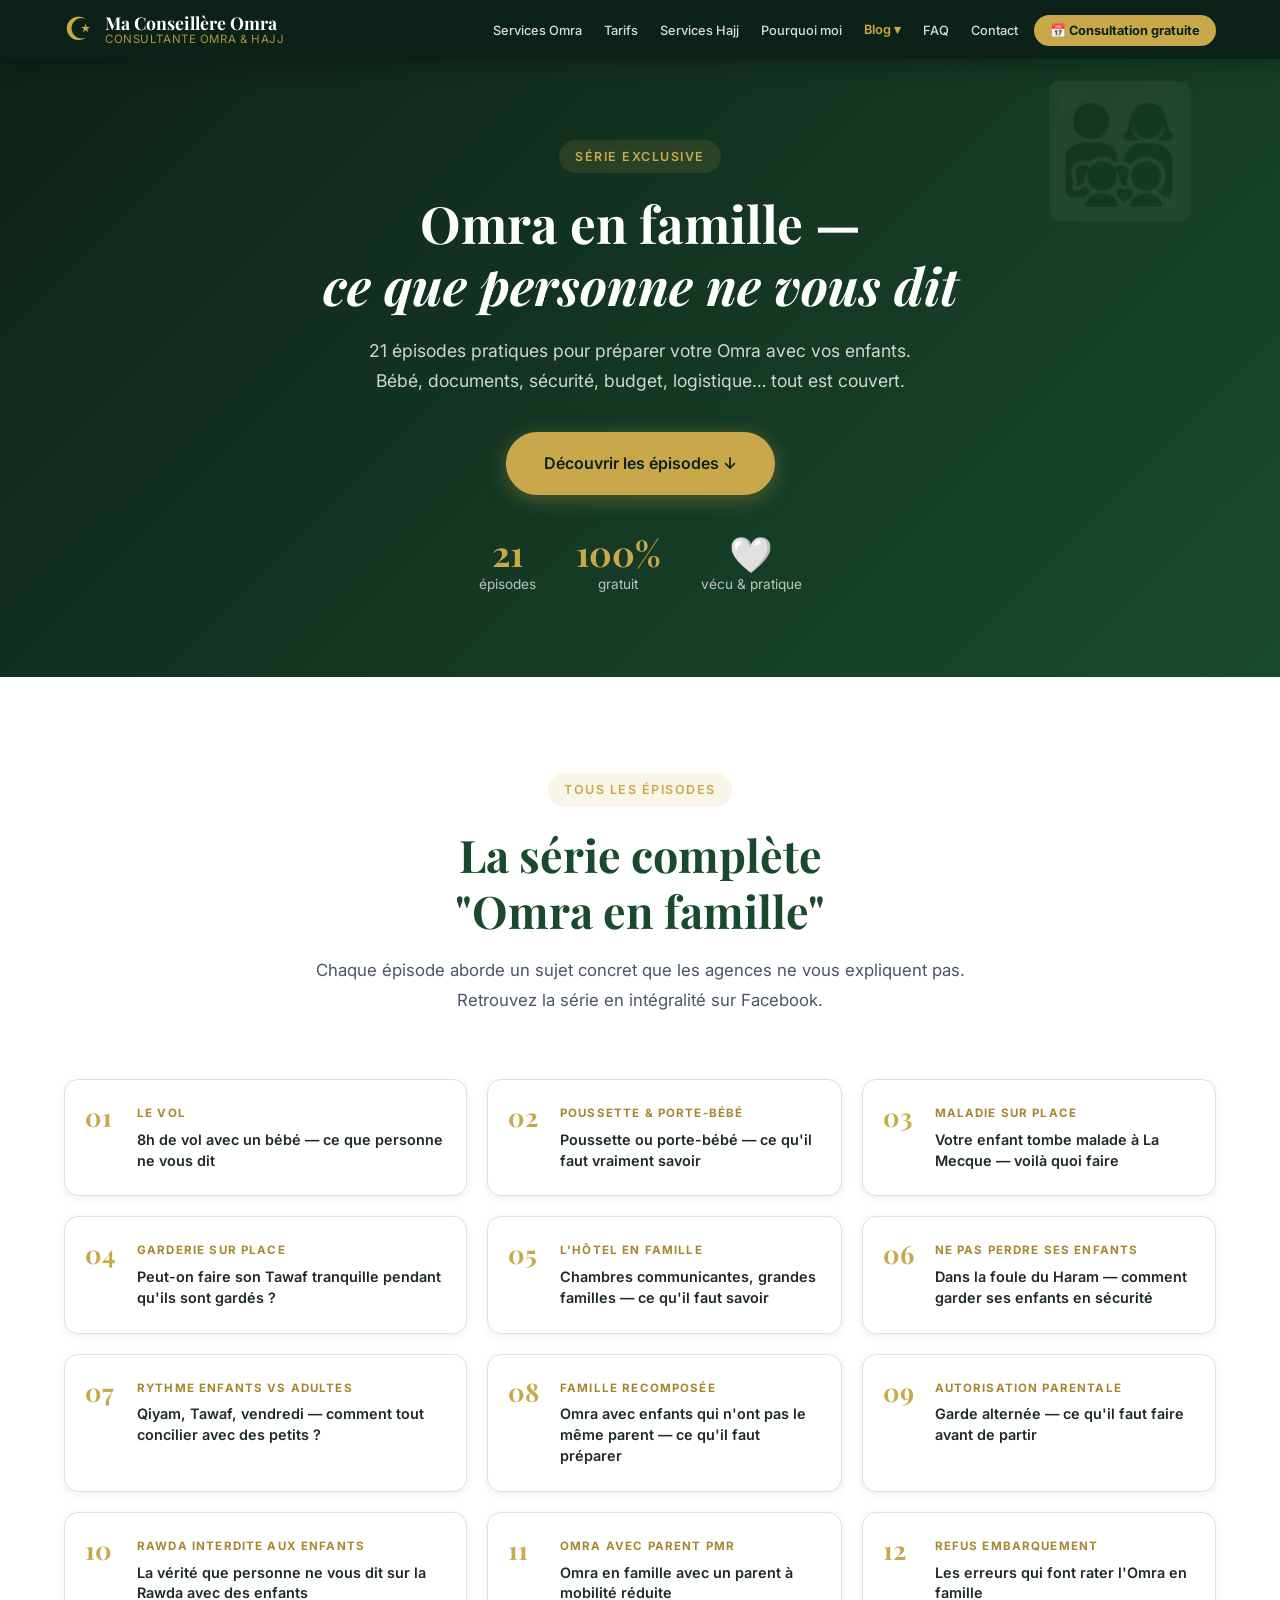
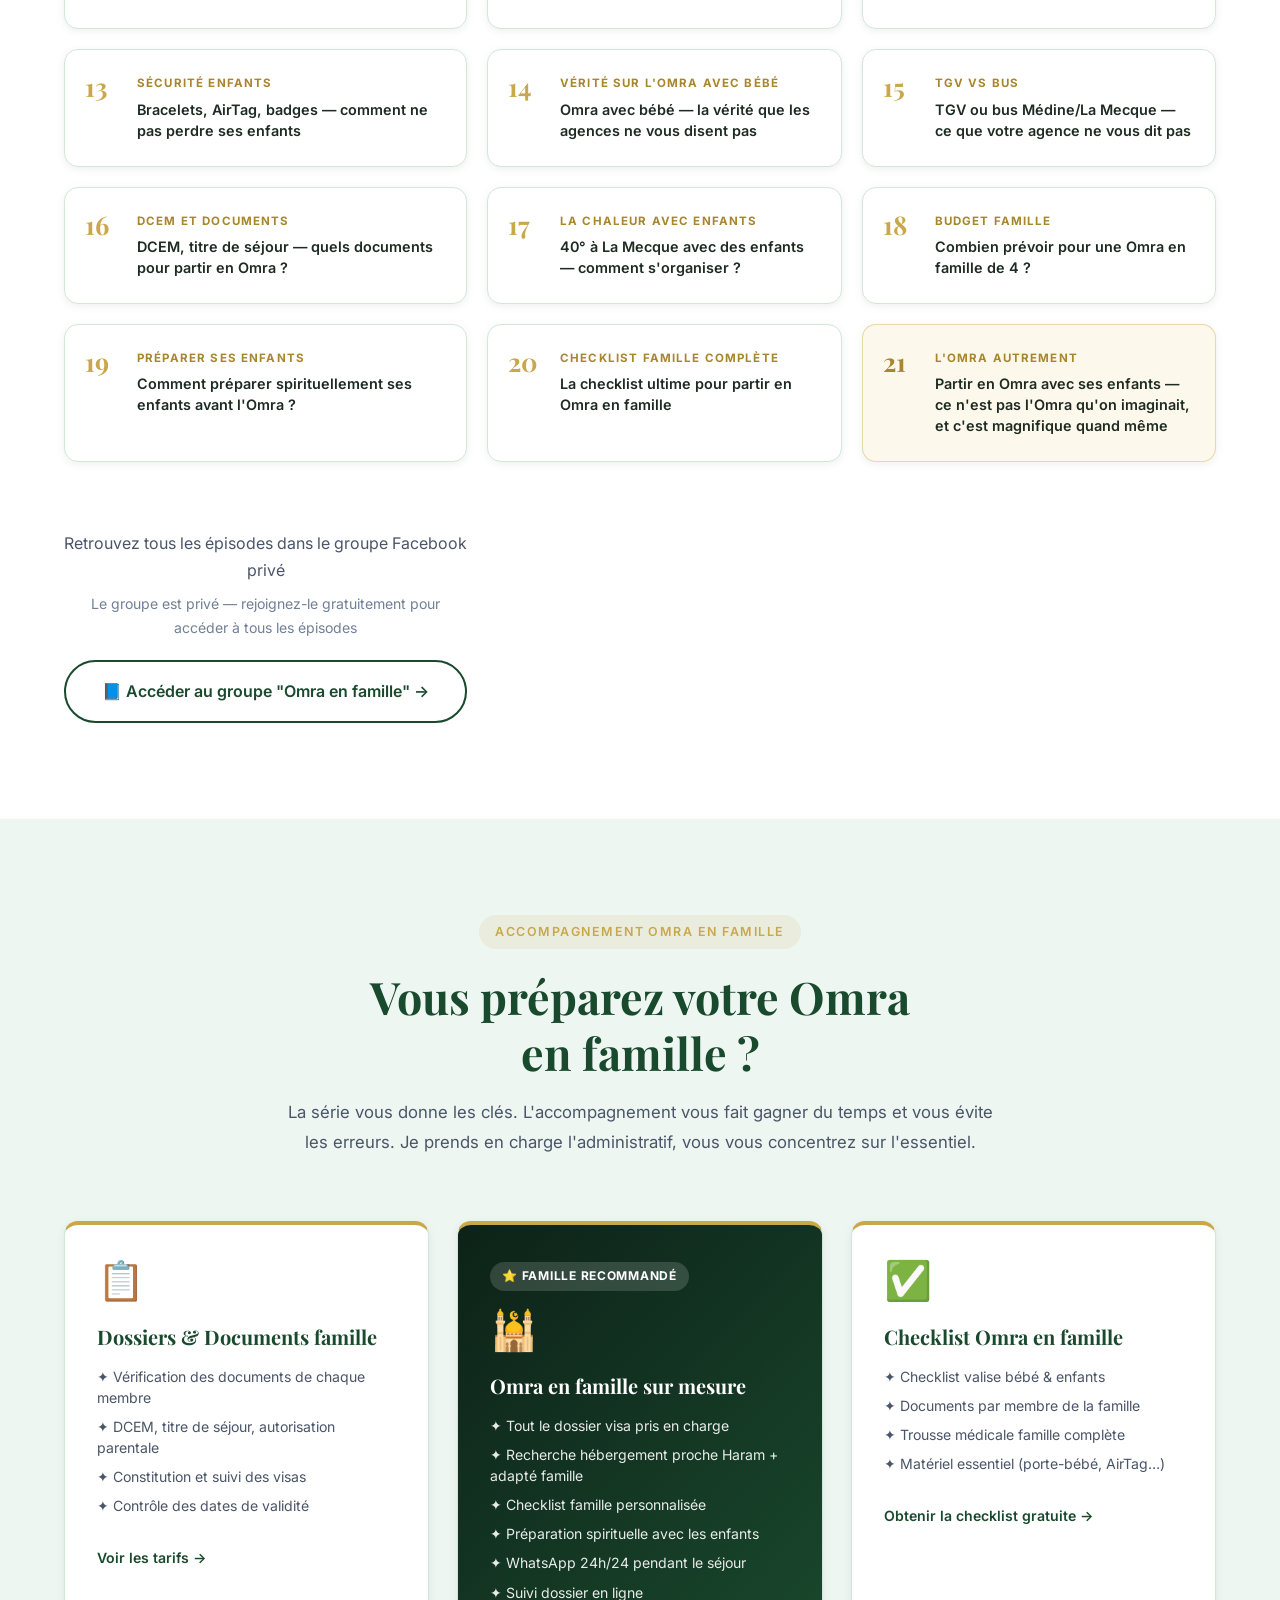
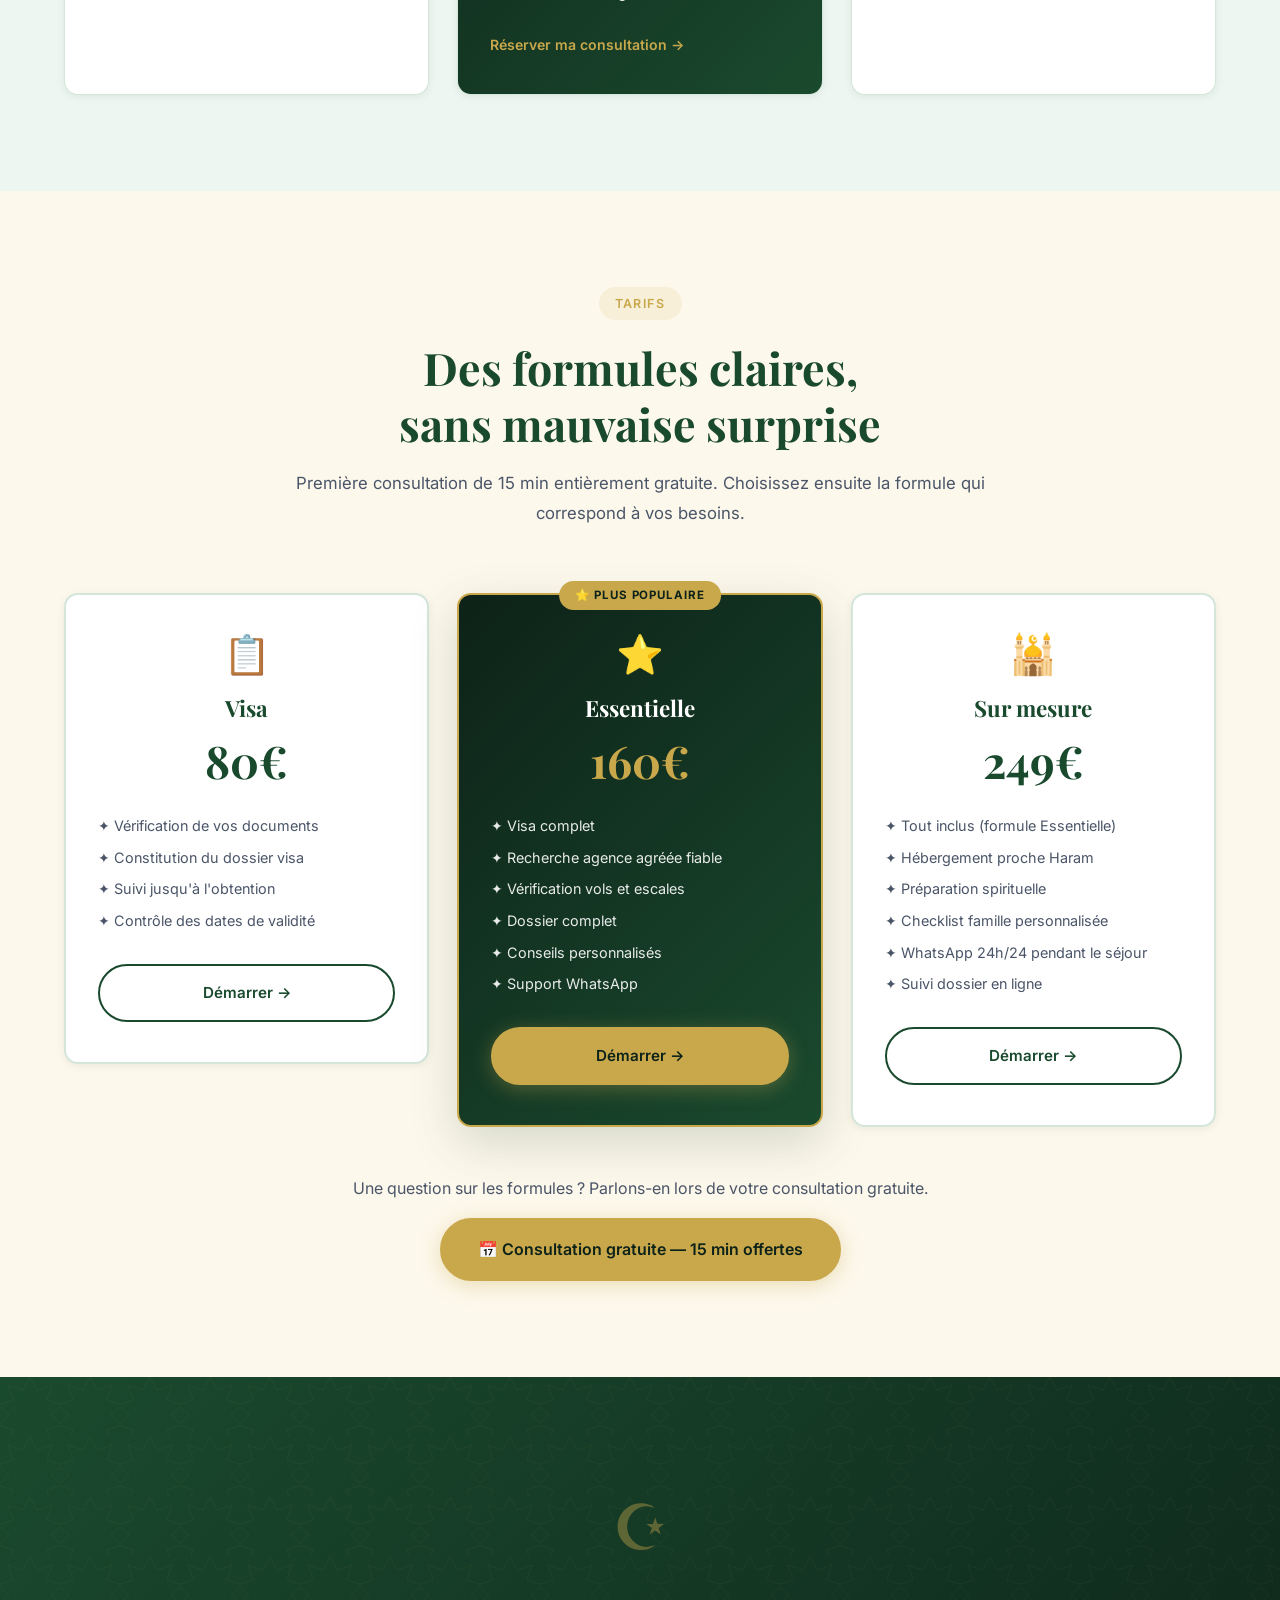
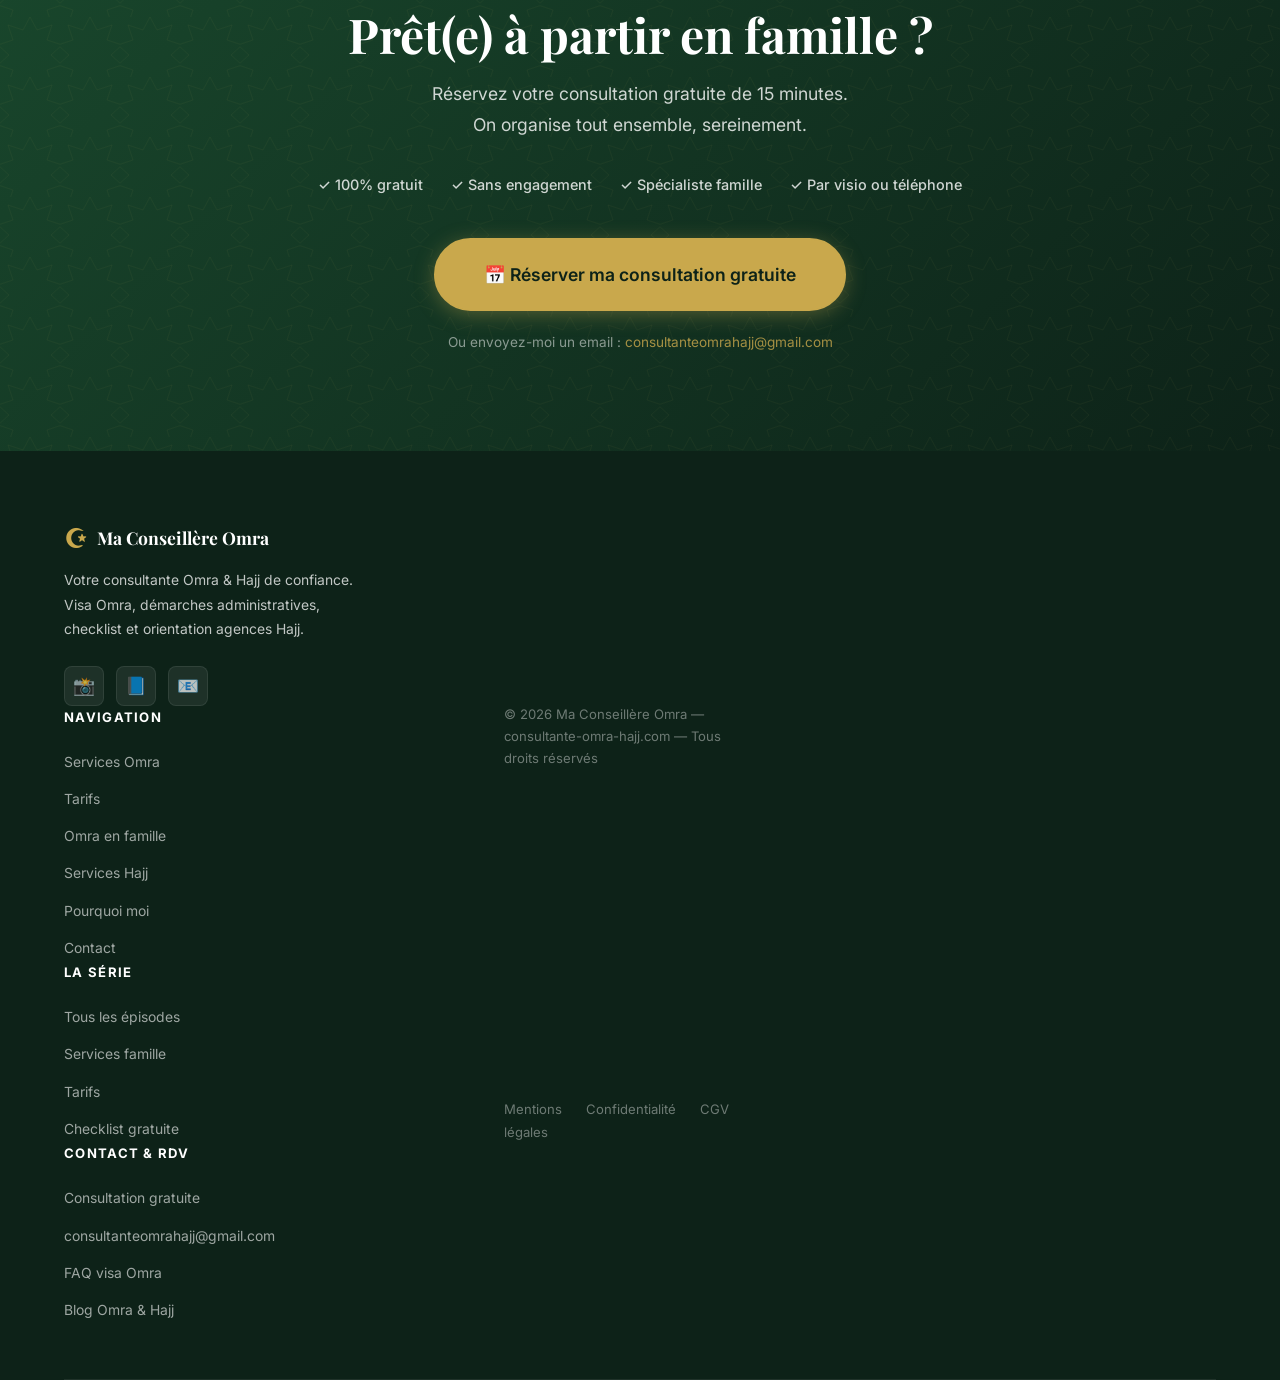
<file: Site omra/omra-en-famille.html>
<!DOCTYPE html>
<html lang="fr">
<head>
  <meta charset="UTF-8">
  <meta name="viewport" content="width=device-width, initial-scale=1.0">

  <title>Omra en Famille — Série complète 21 épisodes | Ma Conseillère Omra</title>
  <meta name="description" content="Tout ce qu'il faut savoir pour partir en Omra en famille : 21 épisodes pratiques sur le vol avec bébé, la poussette, la sécurité des enfants, le budget, les documents et plus encore.">
  <meta name="keywords" content="omra en famille, omra avec bébé, omra avec enfants, omra famille, visa omra famille, checklist omra famille, consultante omra famille">
  <meta name="author" content="Ma Conseillère Omra">
  <meta name="robots" content="index, follow">
  <link rel="canonical" href="https://consultante-omra-hajj.com/omra-en-famille.html">

  <!-- Open Graph -->
  <meta property="og:type"        content="website">
  <meta property="og:url"         content="https://consultante-omra-hajj.com/omra-en-famille.html">
  <meta property="og:title"       content="Omra en Famille — Série 21 épisodes | Ma Conseillère Omra">
  <meta property="og:description" content="La série complète pour préparer votre Omra en famille. Bébé, enfants, documents, budget, sécurité — tout est couvert.">
  <meta property="og:locale"      content="fr_FR">

  <!-- Fonts -->
  <link rel="preconnect" href="https://fonts.googleapis.com">
  <link rel="preconnect" href="https://fonts.gstatic.com" crossorigin>
  <link href="https://fonts.googleapis.com/css2?family=Playfair+Display:ital,wght@0,400;0,600;0,700;1,400&family=Inter:wght@300;400;500;600;700&display=swap" rel="stylesheet">

  <!-- Styles -->
  <link rel="stylesheet" href="style.css">

  <!-- Favicon -->
  <link rel="icon" type="image/svg+xml" href="data:image/svg+xml,<svg xmlns='http://www.w3.org/2000/svg' viewBox='0 0 100 100'><text y='.9em' font-size='90'>🕌</text></svg>">

  <!-- Google Tag Manager -->
  <script>(function(w,d,s,l,i){w[l]=w[l]||[];w[l].push({'gtm.start':
  new Date().getTime(),event:'gtm.js'});var f=d.getElementsByTagName(s)[0],
  j=d.createElement(s),dl=l!='dataLayer'?'&l='+l:'';j.async=true;j.src=
  'https://www.googletagmanager.com/gtm.js?id='+i+dl;f.parentNode.insertBefore(j,f);
  })(window,document,'script','dataLayer','GTM-5XPHHFGC');</script>
  <!-- End Google Tag Manager -->

  <!-- Google Analytics GA4 -->
  <script async src="https://www.googletagmanager.com/gtag/js?id=G-QFDSY6R34P"></script>
  <script>
    window.dataLayer = window.dataLayer || [];
    function gtag(){dataLayer.push(arguments);}
    gtag('js', new Date());
    gtag('config', 'G-QFDSY6R34P');
  </script>
</head>

<body>
<!-- Google Tag Manager (noscript) -->
<noscript><iframe src="https://www.googletagmanager.com/ns.html?id=GTM-5XPHHFGC"
height="0" width="0" style="display:none;visibility:hidden"></iframe></noscript>
<!-- End Google Tag Manager (noscript) -->


<!-- ════════════════════════════════════════════════════════════════════════════
     NAVIGATION
════════════════════════════════════════════════════════════════════════════ -->
<nav class="navbar scrolled" id="navbar" role="navigation" aria-label="Navigation principale">
  <div class="nav-container">
    <a href="index.html#accueil" class="nav-logo" aria-label="Ma Conseillère Omra — Accueil">
      <span class="logo-icon" aria-hidden="true">☪</span>
      <div class="logo-text">
        <span class="logo-main">Ma Conseillère Omra</span>
        <span class="logo-sub">Consultante Omra &amp; Hajj</span>
      </div>
    </a>

    <ul class="nav-menu" id="nav-menu" role="menubar">
      <li role="none"><a href="index.html#services-omra" class="nav-link" role="menuitem">Services Omra</a></li>
      <li role="none"><a href="index.html#tarifs" class="nav-link" role="menuitem">Tarifs</a></li>
      <li role="none"><a href="index.html#services-hajj" class="nav-link" role="menuitem">Services Hajj</a></li>
      <li role="none"><a href="index.html#pourquoi" class="nav-link" role="menuitem">Pourquoi moi</a></li>
      <li role="none" class="nav-item--dropdown">
        <a href="index.html#blog" class="nav-link nav-link--active nav-link--has-dropdown" role="menuitem">Blog ▾</a>
        <ul class="nav-dropdown" role="menu">
          <li><a href="omra-en-famille.html" role="menuitem">👨‍👩‍👧‍👦 Omra en famille</a></li>
          <li><a href="omra-au-feminin.html" role="menuitem">🌸 Omra au féminin</a></li>
          <li class="nav-dropdown-divider"></li>
          <li><a href="blog-visa-omra.html" role="menuitem">📋 Visa Omra</a></li>
          <li><a href="blog-agence-hajj.html" role="menuitem">🕌 Choisir son agence Hajj</a></li>
          <li><a href="blog-preparer-omra.html" role="menuitem">✅ Préparer son Omra</a></li>
          <li><a href="blog-cout-omra.html" role="menuitem">💰 Coût de l'Omra</a></li>
        </ul>
      </li>
      <li role="none"><a href="index.html#faq" class="nav-link" role="menuitem">FAQ</a></li>
      <li role="none"><a href="index.html#contact" class="nav-link" role="menuitem">Contact</a></li>
      <li role="none">
        <a href="#" class="nav-cta" onclick="openCalendly(); return false;" role="menuitem">
          📅 Consultation gratuite
        </a>
      </li>
    </ul>

    <button class="nav-toggle" id="nav-toggle" aria-label="Ouvrir le menu" aria-expanded="false">
      <span></span><span></span><span></span>
    </button>
  </div>
</nav>


<!-- ════════════════════════════════════════════════════════════════════════════
     HERO
════════════════════════════════════════════════════════════════════════════ -->
<section class="famille-hero" aria-label="Omra en famille">
  <div class="container">
    <span class="section-tag">Série exclusive</span>
    <h1>Omra en famille —<br><em>ce que personne ne vous dit</em></h1>
    <p>
      21 épisodes pratiques pour préparer votre Omra avec vos enfants.<br>
      Bébé, documents, sécurité, budget, logistique… tout est couvert.
    </p>
    <a href="#episodes" class="btn btn-primary btn-lg">
      Découvrir les épisodes ↓
    </a>

    <div class="famille-hero-stats">
      <div class="famille-stat">
        <strong>21</strong>
        <span>épisodes</span>
      </div>
      <div class="famille-stat">
        <strong>100%</strong>
        <span>gratuit</span>
      </div>
      <div class="famille-stat">
        <strong>🤍</strong>
        <span>vécu &amp; pratique</span>
      </div>
    </div>
  </div>
</section>


<!-- ════════════════════════════════════════════════════════════════════════════
     EPISODES
════════════════════════════════════════════════════════════════════════════ -->
<section class="section" id="episodes" aria-labelledby="episodes-title">
  <div class="container">
    <div class="section-header">
      <span class="section-tag">Tous les épisodes</span>
      <h2 class="section-title" id="episodes-title">
        La série complète<br>"Omra en famille"
      </h2>
      <p class="section-subtitle">
        Chaque épisode aborde un sujet concret que les agences ne vous expliquent pas.
        Retrouvez la série en intégralité sur Facebook.
      </p>
    </div>

    <div class="episodes-grid">

      <a href="https://www.facebook.com/groups/1480350660166742/" target="_blank" rel="noopener" class="episode-card reveal">
        <span class="episode-num">01</span>
        <div class="episode-content">
          <p class="episode-theme">Le vol</p>
          <p class="episode-accroche">8h de vol avec un bébé — ce que personne ne vous dit</p>
        </div>
      </a>

      <a href="https://www.facebook.com/groups/1480350660166742/" target="_blank" rel="noopener" class="episode-card reveal reveal-delay-1">
        <span class="episode-num">02</span>
        <div class="episode-content">
          <p class="episode-theme">Poussette &amp; porte-bébé</p>
          <p class="episode-accroche">Poussette ou porte-bébé — ce qu'il faut vraiment savoir</p>
        </div>
      </a>

      <a href="https://www.facebook.com/groups/1480350660166742/" target="_blank" rel="noopener" class="episode-card reveal reveal-delay-2">
        <span class="episode-num">03</span>
        <div class="episode-content">
          <p class="episode-theme">Maladie sur place</p>
          <p class="episode-accroche">Votre enfant tombe malade à La Mecque — voilà quoi faire</p>
        </div>
      </a>

      <a href="https://www.facebook.com/groups/1480350660166742/" target="_blank" rel="noopener" class="episode-card reveal">
        <span class="episode-num">04</span>
        <div class="episode-content">
          <p class="episode-theme">Garderie sur place</p>
          <p class="episode-accroche">Peut-on faire son Tawaf tranquille pendant qu'ils sont gardés ?</p>
        </div>
      </a>

      <a href="https://www.facebook.com/groups/1480350660166742/" target="_blank" rel="noopener" class="episode-card reveal reveal-delay-1">
        <span class="episode-num">05</span>
        <div class="episode-content">
          <p class="episode-theme">L'hôtel en famille</p>
          <p class="episode-accroche">Chambres communicantes, grandes familles — ce qu'il faut savoir</p>
        </div>
      </a>

      <a href="https://www.facebook.com/groups/1480350660166742/" target="_blank" rel="noopener" class="episode-card reveal reveal-delay-2">
        <span class="episode-num">06</span>
        <div class="episode-content">
          <p class="episode-theme">Ne pas perdre ses enfants</p>
          <p class="episode-accroche">Dans la foule du Haram — comment garder ses enfants en sécurité</p>
        </div>
      </a>

      <a href="https://www.facebook.com/groups/1480350660166742/" target="_blank" rel="noopener" class="episode-card reveal">
        <span class="episode-num">07</span>
        <div class="episode-content">
          <p class="episode-theme">Rythme enfants vs adultes</p>
          <p class="episode-accroche">Qiyam, Tawaf, vendredi — comment tout concilier avec des petits ?</p>
        </div>
      </a>

      <a href="https://www.facebook.com/groups/1480350660166742/" target="_blank" rel="noopener" class="episode-card reveal reveal-delay-1">
        <span class="episode-num">08</span>
        <div class="episode-content">
          <p class="episode-theme">Famille recomposée</p>
          <p class="episode-accroche">Omra avec enfants qui n'ont pas le même parent — ce qu'il faut préparer</p>
        </div>
      </a>

      <a href="https://www.facebook.com/groups/1480350660166742/" target="_blank" rel="noopener" class="episode-card reveal reveal-delay-2">
        <span class="episode-num">09</span>
        <div class="episode-content">
          <p class="episode-theme">Autorisation parentale</p>
          <p class="episode-accroche">Garde alternée — ce qu'il faut faire avant de partir</p>
        </div>
      </a>

      <a href="https://www.facebook.com/groups/1480350660166742/" target="_blank" rel="noopener" class="episode-card reveal">
        <span class="episode-num">10</span>
        <div class="episode-content">
          <p class="episode-theme">Rawda interdite aux enfants</p>
          <p class="episode-accroche">La vérité que personne ne vous dit sur la Rawda avec des enfants</p>
        </div>
      </a>

      <a href="https://www.facebook.com/groups/1480350660166742/" target="_blank" rel="noopener" class="episode-card reveal reveal-delay-1">
        <span class="episode-num">11</span>
        <div class="episode-content">
          <p class="episode-theme">Omra avec parent PMR</p>
          <p class="episode-accroche">Omra en famille avec un parent à mobilité réduite</p>
        </div>
      </a>

      <a href="https://www.facebook.com/groups/1480350660166742/" target="_blank" rel="noopener" class="episode-card reveal reveal-delay-2">
        <span class="episode-num">12</span>
        <div class="episode-content">
          <p class="episode-theme">Refus embarquement</p>
          <p class="episode-accroche">Les erreurs qui font rater l'Omra en famille</p>
        </div>
      </a>

      <a href="https://www.facebook.com/groups/1480350660166742/" target="_blank" rel="noopener" class="episode-card reveal">
        <span class="episode-num">13</span>
        <div class="episode-content">
          <p class="episode-theme">Sécurité enfants</p>
          <p class="episode-accroche">Bracelets, AirTag, badges — comment ne pas perdre ses enfants</p>
        </div>
      </a>

      <a href="https://www.facebook.com/groups/1480350660166742/" target="_blank" rel="noopener" class="episode-card reveal reveal-delay-1">
        <span class="episode-num">14</span>
        <div class="episode-content">
          <p class="episode-theme">Vérité sur l'Omra avec bébé</p>
          <p class="episode-accroche">Omra avec bébé — la vérité que les agences ne vous disent pas</p>
        </div>
      </a>

      <a href="https://www.facebook.com/groups/1480350660166742/" target="_blank" rel="noopener" class="episode-card reveal reveal-delay-2">
        <span class="episode-num">15</span>
        <div class="episode-content">
          <p class="episode-theme">TGV vs bus</p>
          <p class="episode-accroche">TGV ou bus Médine/La Mecque — ce que votre agence ne vous dit pas</p>
        </div>
      </a>

      <a href="https://www.facebook.com/groups/1480350660166742/" target="_blank" rel="noopener" class="episode-card reveal">
        <span class="episode-num">16</span>
        <div class="episode-content">
          <p class="episode-theme">DCEM et documents</p>
          <p class="episode-accroche">DCEM, titre de séjour — quels documents pour partir en Omra ?</p>
        </div>
      </a>

      <a href="https://www.facebook.com/groups/1480350660166742/" target="_blank" rel="noopener" class="episode-card reveal reveal-delay-1">
        <span class="episode-num">17</span>
        <div class="episode-content">
          <p class="episode-theme">La chaleur avec enfants</p>
          <p class="episode-accroche">40° à La Mecque avec des enfants — comment s'organiser ?</p>
        </div>
      </a>

      <a href="https://www.facebook.com/groups/1480350660166742/" target="_blank" rel="noopener" class="episode-card reveal reveal-delay-2">
        <span class="episode-num">18</span>
        <div class="episode-content">
          <p class="episode-theme">Budget famille</p>
          <p class="episode-accroche">Combien prévoir pour une Omra en famille de 4 ?</p>
        </div>
      </a>

      <a href="https://www.facebook.com/groups/1480350660166742/" target="_blank" rel="noopener" class="episode-card reveal">
        <span class="episode-num">19</span>
        <div class="episode-content">
          <p class="episode-theme">Préparer ses enfants</p>
          <p class="episode-accroche">Comment préparer spirituellement ses enfants avant l'Omra ?</p>
        </div>
      </a>

      <a href="https://www.facebook.com/groups/1480350660166742/" target="_blank" rel="noopener" class="episode-card reveal reveal-delay-1">
        <span class="episode-num">20</span>
        <div class="episode-content">
          <p class="episode-theme">Checklist famille complète</p>
          <p class="episode-accroche">La checklist ultime pour partir en Omra en famille</p>
        </div>
      </a>

      <div class="episode-card episode-card--final reveal reveal-delay-2">
        <span class="episode-num">21</span>
        <div class="episode-content">
          <p class="episode-theme">L'Omra autrement</p>
          <p class="episode-accroche">Partir en Omra avec ses enfants — ce n'est pas l'Omra qu'on imaginait, et c'est magnifique quand même</p>
        </div>
      </a>

    </div>

    <div style="text-align:center; margin-top:48px;">
      <p style="font-size:1rem; color:var(--text-mid); margin-bottom:8px;">
        Retrouvez tous les épisodes dans le groupe Facebook privé
      </p>
      <p style="font-size:.88rem; color:var(--text-light); margin-bottom:20px;">
        Le groupe est privé — rejoignez-le gratuitement pour accéder à tous les épisodes
      </p>
      <a href="https://www.facebook.com/groups/1480350660166742/" target="_blank" rel="noopener" class="btn btn-outline-green btn-lg">
        📘 Accéder au groupe "Omra en famille" →
      </a>
    </div>

  </div>
</section>


<!-- ════════════════════════════════════════════════════════════════════════════
     SERVICES FAMILLE
════════════════════════════════════════════════════════════════════════════ -->
<section class="section section--alt" id="services-famille" aria-labelledby="services-famille-title">
  <div class="container">
    <div class="section-header">
      <span class="section-tag">Accompagnement Omra en famille</span>
      <h2 class="section-title" id="services-famille-title">
        Vous préparez votre Omra<br>en famille ?
      </h2>
      <p class="section-subtitle">
        La série vous donne les clés. L'accompagnement vous fait gagner du temps et vous évite les erreurs.
        Je prends en charge l'administratif, vous vous concentrez sur l'essentiel.
      </p>
    </div>

    <div class="services-grid">

      <div class="service-card reveal">
        <div class="service-icon">📋</div>
        <h3 class="service-title">Dossiers & Documents famille</h3>
        <ul class="service-list">
          <li>✦ Vérification des documents de chaque membre</li>
          <li>✦ DCEM, titre de séjour, autorisation parentale</li>
          <li>✦ Constitution et suivi des visas</li>
          <li>✦ Contrôle des dates de validité</li>
        </ul>
        <a href="#tarifs-famille" class="service-link">Voir les tarifs →</a>
      </div>

      <div class="service-card service-card--green reveal reveal-delay-1">
        <div class="service-badge">⭐ Famille recommandé</div>
        <div class="service-icon">🕌</div>
        <h3 class="service-title">Omra en famille sur mesure</h3>
        <ul class="service-list">
          <li>✦ Tout le dossier visa pris en charge</li>
          <li>✦ Recherche hébergement proche Haram + adapté famille</li>
          <li>✦ Checklist famille personnalisée</li>
          <li>✦ Préparation spirituelle avec les enfants</li>
          <li>✦ WhatsApp 24h/24 pendant le séjour</li>
          <li>✦ Suivi dossier en ligne</li>
        </ul>
        <a href="#" class="service-link" onclick="openCalendly(); return false;">Réserver ma consultation →</a>
      </div>

      <div class="service-card reveal reveal-delay-2">
        <div class="service-icon">✅</div>
        <h3 class="service-title">Checklist Omra en famille</h3>
        <ul class="service-list">
          <li>✦ Checklist valise bébé &amp; enfants</li>
          <li>✦ Documents par membre de la famille</li>
          <li>✦ Trousse médicale famille complète</li>
          <li>✦ Matériel essentiel (porte-bébé, AirTag…)</li>
        </ul>
        <a href="index.html#checklist" class="service-link">Obtenir la checklist gratuite →</a>
      </div>

    </div>
  </div>
</section>


<!-- ════════════════════════════════════════════════════════════════════════════
     TARIFS FAMILLE
════════════════════════════════════════════════════════════════════════════ -->
<section class="section section--gold" id="tarifs-famille" aria-labelledby="tarifs-famille-title">
  <div class="container">
    <div class="section-header">
      <span class="section-tag">Tarifs</span>
      <h2 class="section-title" id="tarifs-famille-title">
        Des formules claires,<br>sans mauvaise surprise
      </h2>
      <p class="section-subtitle">
        Première consultation de 15 min entièrement gratuite. Choisissez ensuite la formule qui correspond à vos besoins.
      </p>
    </div>

    <div class="tarifs-grid">

      <div class="tarif-card reveal">
        <div class="tarif-icon">📋</div>
        <h3 class="tarif-name">Visa</h3>
        <div class="tarif-price">
          <span class="tarif-amount">80€</span>
        </div>
        <ul class="tarif-list">
          <li>✦ Vérification de vos documents</li>
          <li>✦ Constitution du dossier visa</li>
          <li>✦ Suivi jusqu'à l'obtention</li>
          <li>✦ Contrôle des dates de validité</li>
        </ul>
        <a href="#" class="btn btn-outline-green tarif-btn" onclick="openCalendly(); return false;">Démarrer →</a>
      </div>

      <div class="tarif-card tarif-card--featured reveal reveal-delay-1">
        <div class="tarif-badge">⭐ Plus populaire</div>
        <div class="tarif-icon">⭐</div>
        <h3 class="tarif-name">Essentielle</h3>
        <div class="tarif-price">
          <span class="tarif-amount">160€</span>
        </div>
        <ul class="tarif-list">
          <li>✦ Visa complet</li>
          <li>✦ Recherche agence agréée fiable</li>
          <li>✦ Vérification vols et escales</li>
          <li>✦ Dossier complet</li>
          <li>✦ Conseils personnalisés</li>
          <li>✦ Support WhatsApp</li>
        </ul>
        <a href="#" class="btn btn-primary tarif-btn" onclick="openCalendly(); return false;">Démarrer →</a>
      </div>

      <div class="tarif-card reveal reveal-delay-2">
        <div class="tarif-icon">🕌</div>
        <h3 class="tarif-name">Sur mesure</h3>
        <div class="tarif-price">
          <span class="tarif-amount">249€</span>
        </div>
        <ul class="tarif-list">
          <li>✦ Tout inclus (formule Essentielle)</li>
          <li>✦ Hébergement proche Haram</li>
          <li>✦ Préparation spirituelle</li>
          <li>✦ Checklist famille personnalisée</li>
          <li>✦ WhatsApp 24h/24 pendant le séjour</li>
          <li>✦ Suivi dossier en ligne</li>
        </ul>
        <a href="#" class="btn btn-outline-green tarif-btn" onclick="openCalendly(); return false;">Démarrer →</a>
      </div>

    </div>

    <div style="text-align:center; margin-top:48px;">
      <p style="font-size:1rem; color:var(--text-mid); margin-bottom:16px;">
        Une question sur les formules ? Parlons-en lors de votre consultation gratuite.
      </p>
      <a href="#" class="btn btn-primary btn-lg" onclick="openCalendly(); return false;">
        📅 Consultation gratuite — 15 min offertes
      </a>
    </div>

  </div>
</section>


<!-- ════════════════════════════════════════════════════════════════════════════
     CTA FINAL
════════════════════════════════════════════════════════════════════════════ -->
<section class="section--booking" aria-labelledby="booking-famille-title">
  <div class="booking-content">
    <span class="booking-decoration" aria-hidden="true">☪</span>
    <h2 class="booking-title" id="booking-famille-title">Prêt(e) à partir en famille ?</h2>
    <p class="booking-subtitle">
      Réservez votre consultation gratuite de 15 minutes.<br>
      On organise tout ensemble, sereinement.
    </p>
    <div class="booking-features">
      <span>✓ 100% gratuit</span>
      <span>✓ Sans engagement</span>
      <span>✓ Spécialiste famille</span>
      <span>✓ Par visio ou téléphone</span>
    </div>
    <a href="#" class="btn btn-primary btn-xl btn-pulse" onclick="openCalendly(); return false;">
      📅 Réserver ma consultation gratuite
    </a>
    <p class="booking-note">
      Ou envoyez-moi un email :
      <a href="mailto:consultanteomrahajj@gmail.com">consultanteomrahajj@gmail.com</a>
    </p>
  </div>
</section>


<!-- ════════════════════════════════════════════════════════════════════════════
     FOOTER
════════════════════════════════════════════════════════════════════════════ -->
<footer class="footer" role="contentinfo">
  <div class="container">
    <div class="footer-grid">

      <div class="footer-brand">
        <a href="index.html" class="footer-logo">
          <span class="logo-icon" aria-hidden="true">☪</span>
          <span>Ma Conseillère Omra</span>
        </a>
        <p>Votre consultante Omra &amp; Hajj de confiance. Visa Omra, démarches administratives, checklist et orientation agences Hajj.</p>
        <div class="footer-social">
          <a href="#" aria-label="Instagram" title="Instagram">📸</a>
          <a href="#" aria-label="Facebook" title="Facebook">📘</a>
          <a href="mailto:consultanteomrahajj@gmail.com" aria-label="Email" title="Email">📧</a>
        </div>
      </a>

      <div class="footer-links">
        <h4>Navigation</h4>
        <ul>
          <li><a href="index.html#services-omra">Services Omra</a></li>
          <li><a href="index.html#tarifs">Tarifs</a></li>
          <li><a href="omra-en-famille.html">Omra en famille</a></li>
          <li><a href="index.html#services-hajj">Services Hajj</a></li>
          <li><a href="index.html#pourquoi">Pourquoi moi</a></li>
          <li><a href="index.html#contact">Contact</a></li>
        </ul>
      </div>

      <div class="footer-links">
        <h4>La série</h4>
        <ul>
          <li><a href="#episodes">Tous les épisodes</a></li>
          <li><a href="#services-famille">Services famille</a></li>
          <li><a href="#tarifs-famille">Tarifs</a></li>
          <li><a href="index.html#checklist">Checklist gratuite</a></li>
        </ul>
      </div>

      <div class="footer-links">
        <h4>Contact &amp; RDV</h4>
        <ul>
          <li><a href="#" onclick="openCalendly(); return false;">Consultation gratuite</a></li>
          <li><a href="mailto:consultanteomrahajj@gmail.com">consultanteomrahajj@gmail.com</a></li>
          <li><a href="index.html#faq">FAQ visa Omra</a></li>
          <li><a href="index.html#blog">Blog Omra &amp; Hajj</a></li>
        </ul>
      </div>

    </div>

    <div class="footer-bottom">
      <p>&copy; <span class="footer-year">2026</span> Ma Conseillère Omra — consultante-omra-hajj.com — Tous droits réservés</p>
      <div class="footer-legal">
        <a href="mentions-legales.html">Mentions légales</a>
        <a href="#">Confidentialité</a>
        <a href="cgv.html">CGV</a>
      </div>
    </div>
  </div>
</footer>


<!-- ════════════════════════════════════════════════════════════════════════════
     SCRIPTS
════════════════════════════════════════════════════════════════════════════ -->
<script>
  /* Navbar scroll */
  const navbar = document.getElementById('navbar');
  window.addEventListener('scroll', () => {
    if (window.scrollY > 50) navbar.classList.add('scrolled');
    else navbar.classList.add('scrolled'); /* always scrolled on inner pages */
  });

  /* Mobile menu */
  const toggle = document.getElementById('nav-toggle');
  const menu   = document.getElementById('nav-menu');
  toggle.addEventListener('click', () => {
    const open = menu.classList.toggle('open');
    toggle.setAttribute('aria-expanded', open);
    toggle.setAttribute('aria-label', open ? 'Fermer le menu' : 'Ouvrir le menu');
  });
  menu.querySelectorAll('a').forEach(a => a.addEventListener('click', () => {
    menu.classList.remove('open');
    toggle.setAttribute('aria-expanded', 'false');
  }));

  /* Reveal on scroll */
  const reveals = document.querySelectorAll('.reveal');
  const observer = new IntersectionObserver(entries => {
    entries.forEach(e => { if (e.isIntersecting) { e.target.classList.add('visible'); observer.unobserve(e.target); } });
  }, { threshold: 0.12 });
  reveals.forEach(r => observer.observe(r));

  /* Footer year */
  document.querySelectorAll('.footer-year').forEach(el => el.textContent = new Date().getFullYear());

  /* Calendly */
  function openCalendly() {
    if (typeof Calendly !== 'undefined') {
      Calendly.initPopupWidget({ url: 'https://calendly.com/consultanteomrahajj' });
    } else {
      window.open('https://calendly.com/consultanteomrahajj', '_blank');
    }
  }
</script>

<!-- Calendly -->
<link href="https://assets.calendly.com/assets/external/widget.css" rel="stylesheet">
<script src="https://assets.calendly.com/assets/external/widget.js" async></script>

</body>
</html>
</file>
<file: style.css>
/* ═══════════════════════════════════════════════════════════════════════════
   MA CONSEILLÈRE OMRA — Feuille de style principale
   Couleurs : #1a4a2e (vert foncé) · #c9a84c (doré)
   ═══════════════════════════════════════════════════════════════════════════ */

/* ── Variables ─────────────────────────────────────────────────────────────── */
:root {
  --green:        #1a4a2e;
  --green-dark:   #0d2218;
  --green-mid:    #245c3a;
  --green-hover:  #1f5735;
  --green-light:  #eef6f1;
  --gold:         #c9a84c;
  --gold-light:   #e8c97a;
  --gold-dark:    #a8862d;
  --gold-pale:    #fdf8ec;
  --white:        #ffffff;
  --text:         #1e2b22;
  --text-mid:     #4a5568;
  --text-light:   #718096;
  --border:       #d4e6da;
  --shadow-sm:    0 2px 8px rgba(26,74,46,.08);
  --shadow-md:    0 6px 24px rgba(26,74,46,.12);
  --shadow-lg:    0 16px 48px rgba(26,74,46,.18);
  --radius:       14px;
  --radius-sm:    8px;
  --radius-pill:  999px;
  --transition:   .3s ease;
  --font-head:    'Playfair Display', Georgia, 'Times New Roman', serif;
  --font-body:    'Inter', -apple-system, BlinkMacSystemFont, 'Segoe UI', sans-serif;
  --container:    1200px;
}

/* ── Reset & Base ───────────────────────────────────────────────────────────── */
*, *::before, *::after { box-sizing: border-box; margin: 0; padding: 0; }

html { scroll-behavior: smooth; font-size: 16px; }

body {
  font-family: var(--font-body);
  color: var(--text);
  background: var(--white);
  line-height: 1.7;
  overflow-x: hidden;
}

img { max-width: 100%; display: block; }
a { color: inherit; text-decoration: none; transition: var(--transition); }
ul { list-style: none; }
button { cursor: pointer; border: none; background: none; font-family: inherit; }

/* ── Utilities ──────────────────────────────────────────────────────────────── */
.container {
  max-width: var(--container);
  margin: 0 auto;
  padding: 0 24px;
}

.section {
  padding: 96px 0;
}
.section--alt  { background: var(--green-light); }
.section--dark { background: var(--green-dark); }
.section--gold { background: var(--gold-pale); }

.section-header {
  text-align: center;
  max-width: 720px;
  margin: 0 auto 64px;
}
.section-header--light .section-title,
.section-header--light .section-subtitle { color: var(--white); }

.section-tag {
  display: inline-block;
  font-size: .78rem;
  font-weight: 600;
  letter-spacing: .12em;
  text-transform: uppercase;
  color: var(--gold);
  background: rgba(201,168,76,.12);
  padding: 6px 16px;
  border-radius: var(--radius-pill);
  margin-bottom: 20px;
}
.section-tag--light {
  background: rgba(201,168,76,.2);
}

.section-title {
  font-family: var(--font-head);
  font-size: clamp(1.8rem, 4vw, 2.8rem);
  font-weight: 700;
  line-height: 1.25;
  color: var(--green);
  margin-bottom: 16px;
}

.section-subtitle {
  font-size: 1.05rem;
  color: var(--text-mid);
  line-height: 1.8;
}

/* ── Buttons ────────────────────────────────────────────────────────────────── */
.btn {
  display: inline-flex;
  align-items: center;
  gap: 8px;
  padding: 14px 28px;
  border-radius: var(--radius-pill);
  font-size: .95rem;
  font-weight: 600;
  transition: var(--transition);
  cursor: pointer;
  border: 2px solid transparent;
  white-space: nowrap;
}
.btn:hover { transform: translateY(-2px); }

.btn-primary {
  background: var(--gold);
  color: var(--green-dark);
  border-color: var(--gold);
  box-shadow: 0 4px 20px rgba(201,168,76,.35);
}
.btn-primary:hover {
  background: var(--gold-light);
  border-color: var(--gold-light);
  box-shadow: 0 8px 28px rgba(201,168,76,.45);
  color: var(--green-dark);
}

.btn-outline {
  background: transparent;
  color: var(--white);
  border-color: rgba(255,255,255,.6);
}
.btn-outline:hover {
  background: rgba(255,255,255,.1);
  border-color: var(--white);
}

.btn-outline-green {
  background: transparent;
  color: var(--green);
  border-color: var(--green);
}
.btn-outline-green:hover {
  background: var(--green);
  color: var(--white);
}

.btn-lg  { padding: 16px 36px; font-size: 1rem; }
.btn-xl  { padding: 20px 48px; font-size: 1.1rem; }
.btn-full { width: 100%; justify-content: center; }

.btn-pulse {
  animation: pulse-gold 2.4s infinite;
}
@keyframes pulse-gold {
  0%, 100% { box-shadow: 0 4px 20px rgba(201,168,76,.35); }
  50%       { box-shadow: 0 4px 36px rgba(201,168,76,.65); }
}

/* ── Navigation ─────────────────────────────────────────────────────────────── */
.navbar {
  position: fixed;
  top: 0; left: 0; right: 0;
  z-index: 1000;
  padding: 20px 0;
  transition: background var(--transition), padding var(--transition), box-shadow var(--transition);
}
.navbar.scrolled {
  background: rgba(13,34,24,.97);
  padding: 12px 0;
  box-shadow: 0 4px 24px rgba(0,0,0,.3);
  backdrop-filter: blur(10px);
}

.nav-container {
  max-width: var(--container);
  margin: 0 auto;
  padding: 0 24px;
  display: flex;
  align-items: center;
  justify-content: space-between;
  gap: 24px;
}

.nav-logo {
  display: flex;
  align-items: center;
  gap: 12px;
  flex-shrink: 0;
}
.logo-icon {
  font-size: 2rem;
  color: var(--gold);
  line-height: 1;
}
.logo-text { display: flex; flex-direction: column; line-height: 1.2; }
.logo-main {
  font-family: var(--font-head);
  font-size: 1.1rem;
  font-weight: 700;
  color: var(--white);
}
.logo-sub {
  font-size: .72rem;
  color: rgba(201,168,76,.85);
  letter-spacing: .05em;
  text-transform: uppercase;
}

.nav-menu {
  display: flex;
  align-items: center;
  gap: 2px;
  flex-wrap: nowrap;
}
.nav-link {
  padding: 6px 10px;
  color: rgba(255,255,255,.85);
  font-size: .8rem;
  font-weight: 500;
  border-radius: var(--radius-sm);
  transition: var(--transition);
  white-space: nowrap;
}
.nav-link:hover { color: var(--gold); background: rgba(201,168,76,.08); }

.nav-cta {
  padding: 8px 16px;
  background: var(--gold);
  color: var(--green-dark);
  border-radius: var(--radius-pill);
  font-size: .8rem;
  font-weight: 700;
  margin-left: 4px;
  transition: var(--transition);
  white-space: nowrap;
  flex-shrink: 0;
}

/* ── Lead Magnet Checklist ──────────────────────────────────────────────────── */
.section--leadmagnet {
  background: linear-gradient(135deg, var(--green) 0%, var(--green-dark) 100%);
  position: relative;
  overflow: hidden;
}
.section--leadmagnet::before {
  content: '';
  position: absolute;
  inset: 0;
  background-image: url("data:image/svg+xml,%3Csvg xmlns='http://www.w3.org/2000/svg' width='60' height='60'%3E%3Cpath d='M30 0 L37 13 L52 8 L47 23 L62 28 L51 38 L62 48 L47 53 L52 68 L37 63 L30 78 L23 63 L8 68 L13 53 L-2 48 L9 38 L-2 28 L13 23 L8 8 L23 13Z' fill='none' stroke='rgba(201,168,76,0.05)' stroke-width='1'/%3E%3C/svg%3E");
  pointer-events: none;
}
.leadmagnet-inner {
  position: relative;
  z-index: 1;
  display: grid;
  grid-template-columns: 1fr 1fr;
  gap: 64px;
  align-items: center;
  padding: 80px 0;
}
.leadmagnet-text .section-tag { background: rgba(201,168,76,.2); }
.leadmagnet-text h2 {
  font-family: var(--font-head);
  font-size: clamp(1.8rem, 3.5vw, 2.4rem);
  color: var(--white);
  margin-bottom: 16px;
  line-height: 1.25;
}
.leadmagnet-text p {
  font-size: 1rem;
  color: rgba(255,255,255,.8);
  line-height: 1.75;
  margin-bottom: 0;
}
.leadmagnet-items {
  display: flex;
  flex-direction: column;
  gap: 10px;
  margin: 20px 0 0;
}
.leadmagnet-items li {
  display: flex;
  align-items: center;
  gap: 10px;
  font-size: .92rem;
  color: rgba(255,255,255,.85);
}
.leadmagnet-form-box {
  background: rgba(255,255,255,.07);
  border: 1px solid rgba(201,168,76,.25);
  border-radius: 20px;
  padding: 40px 36px;
  backdrop-filter: blur(8px);
}
.leadmagnet-form-box h3 {
  font-family: var(--font-head);
  font-size: 1.35rem;
  color: var(--gold);
  margin-bottom: 8px;
}
.leadmagnet-form-box p {
  font-size: .88rem;
  color: rgba(255,255,255,.65);
  margin-bottom: 24px;
}
.leadmagnet-form {
  display: flex;
  flex-direction: column;
  gap: 14px;
}
.leadmagnet-form input {
  width: 100%;
  padding: 14px 18px;
  background: rgba(255,255,255,.1);
  border: 1.5px solid rgba(255,255,255,.2);
  border-radius: var(--radius-sm);
  color: var(--white);
  font-family: var(--font-body);
  font-size: .95rem;
  outline: none;
  transition: var(--transition);
}
.leadmagnet-form input::placeholder { color: rgba(255,255,255,.45); }
.leadmagnet-form input:focus {
  border-color: var(--gold);
  background: rgba(255,255,255,.14);
}
.leadmagnet-success {
  display: none;
  background: rgba(201,168,76,.15);
  border: 1px solid rgba(201,168,76,.4);
  border-radius: var(--radius-sm);
  padding: 16px;
  font-size: .93rem;
  color: var(--gold-light);
  text-align: center;
  margin-top: 8px;
}
@media (max-width: 768px) {
  .leadmagnet-inner { grid-template-columns: 1fr; gap: 36px; padding: 52px 0; }
}
.nav-cta:hover {
  background: var(--gold-light);
  transform: translateY(-1px);
  box-shadow: 0 4px 16px rgba(201,168,76,.4);
  color: var(--green-dark);
}

.nav-toggle {
  display: none;
  flex-direction: column;
  gap: 5px;
  width: 32px;
  padding: 4px;
}
.nav-toggle span {
  display: block;
  height: 2px;
  background: var(--white);
  border-radius: 2px;
  transition: var(--transition);
}
.nav-toggle.active span:nth-child(1) { transform: rotate(45deg) translate(5px, 5px); }
.nav-toggle.active span:nth-child(2) { opacity: 0; }
.nav-toggle.active span:nth-child(3) { transform: rotate(-45deg) translate(5px, -5px); }

/* ── Hero ───────────────────────────────────────────────────────────────────── */
.hero {
  position: relative;
  min-height: 100vh;
  display: flex;
  align-items: center;
  justify-content: center;
  overflow: hidden;
}

.hero-bg {
  position: absolute;
  inset: 0;
  z-index: 0;
  background-image: url('images/kaaba-hero.jpg');
  background-size: cover;
  background-position: center 35%;
  background-repeat: no-repeat;
}
.hero-bg::after {
  content: '';
  position: absolute;
  inset: 0;
  background: linear-gradient(
    to bottom,
    rgba(0,0,0,0.52) 0%,
    rgba(0,0,0,0.38) 45%,
    rgba(0,0,0,0.62) 100%
  );
}

/* Mosque silhouette — hidden when using photo */
.hero-mosque-silhouette { display: none; }
.hero-pattern { display: none; }

.hero-content {
  position: relative;
  z-index: 2;
  text-align: center;
  padding: 120px 24px 80px;
  max-width: 900px;
  width: 100%;
}

.hero-badge {
  display: inline-flex;
  align-items: center;
  gap: 8px;
  font-size: .82rem;
  font-weight: 600;
  letter-spacing: .1em;
  text-transform: uppercase;
  color: var(--gold);
  border: 1px solid rgba(201,168,76,.35);
  background: rgba(201,168,76,.08);
  padding: 8px 20px;
  border-radius: var(--radius-pill);
  margin-bottom: 14px;
  animation: fadeInDown .8s ease both;
}
.hero-independent-badge {
  display: inline-flex;
  align-items: center;
  font-size: .8rem;
  font-weight: 500;
  color: rgba(255,255,255,.85);
  background: rgba(255,255,255,.1);
  border: 1px solid rgba(255,255,255,.2);
  padding: 6px 18px;
  border-radius: var(--radius-pill);
  margin-bottom: 28px;
  animation: fadeInDown .8s ease .1s both;
  letter-spacing: .03em;
}

.hero-title {
  font-family: var(--font-head);
  font-size: clamp(2.4rem, 6vw, 4.2rem);
  font-weight: 700;
  line-height: 1.18;
  color: var(--white);
  margin-bottom: 24px;
  animation: fadeInUp .8s ease .15s both;
}
.hero-title .highlight {
  color: var(--gold);
  font-style: italic;
}

.hero-subtitle {
  font-size: clamp(1rem, 2.2vw, 1.2rem);
  color: rgba(255,255,255,.8);
  line-height: 1.8;
  max-width: 680px;
  margin: 0 auto 40px;
  animation: fadeInUp .8s ease .3s both;
}

.hero-cta-group {
  display: flex;
  align-items: center;
  justify-content: center;
  flex-wrap: wrap;
  gap: 16px;
  margin-bottom: 60px;
  animation: fadeInUp .8s ease .45s both;
}

.hero-stats {
  display: flex;
  align-items: center;
  justify-content: center;
  gap: 0;
  flex-wrap: wrap;
  animation: fadeInUp .8s ease .6s both;
}
.stat {
  text-align: center;
  padding: 0 36px;
}
.stat strong {
  display: block;
  font-family: var(--font-head);
  font-size: 2rem;
  font-weight: 700;
  color: var(--gold);
  line-height: 1;
  margin-bottom: 6px;
}
.stat span {
  font-size: .82rem;
  color: rgba(255,255,255,.65);
  text-transform: uppercase;
  letter-spacing: .06em;
}
.stat-divider {
  width: 1px;
  height: 44px;
  background: rgba(201,168,76,.25);
}

.hero-scroll {
  position: absolute;
  bottom: 32px;
  left: 50%;
  transform: translateX(-50%);
  z-index: 2;
  animation: bounce 2s infinite;
}
.hero-scroll a {
  display: flex;
  flex-direction: column;
  align-items: center;
  gap: 6px;
  color: rgba(255,255,255,.5);
  font-size: .72rem;
  letter-spacing: .1em;
}
.scroll-line {
  display: block;
  width: 1px;
  height: 40px;
  background: linear-gradient(to bottom, transparent, rgba(201,168,76,.6));
}
@keyframes bounce {
  0%, 100% { transform: translateX(-50%) translateY(0); }
  50%       { transform: translateX(-50%) translateY(6px); }
}

/* ── Trust Bar ──────────────────────────────────────────────────────────────── */
.trust-bar {
  background: var(--gold-pale);
  border-top: 1px solid rgba(201,168,76,.2);
  border-bottom: 1px solid rgba(201,168,76,.2);
  padding: 20px 0;
}
.trust-items {
  display: flex;
  align-items: center;
  justify-content: center;
  flex-wrap: wrap;
  gap: 8px 32px;
}
.trust-item {
  display: flex;
  align-items: center;
  gap: 8px;
  font-size: .88rem;
  font-weight: 500;
  color: var(--green);
  white-space: nowrap;
}
.trust-icon { font-size: 1.1rem; }

/* ── Services Grid ──────────────────────────────────────────────────────────── */
.services-grid {
  display: grid;
  grid-template-columns: repeat(auto-fit, minmax(280px, 1fr));
  gap: 28px;
}

.services-title-block {
  margin-bottom: 48px;
  display: flex;
  align-items: center;
  gap: 16px;
}
.services-title-block h3 {
  font-family: var(--font-head);
  font-size: 1.5rem;
  color: var(--green);
}
.services-title-block .line {
  flex: 1;
  height: 1px;
  background: var(--border);
}

.service-card {
  background: var(--white);
  border-radius: var(--radius);
  padding: 36px 32px;
  box-shadow: var(--shadow-sm);
  border: 1px solid var(--border);
  border-top: 4px solid var(--gold);
  transition: var(--transition);
  position: relative;
  overflow: hidden;
}
.service-card:hover {
  transform: translateY(-6px);
  box-shadow: var(--shadow-lg);
}
.service-card::before {
  content: '';
  position: absolute;
  top: 0; left: 0; right: 0;
  height: 4px;
  background: linear-gradient(90deg, var(--green), var(--gold));
  opacity: 0;
  transition: var(--transition);
}
.service-card:hover::before { opacity: 1; }

.service-card--featured {
  background: linear-gradient(135deg, var(--green-dark) 0%, var(--green) 100%);
  border-top-color: var(--gold);
  color: var(--white);
}
.service-card--featured .service-title { color: var(--white); }
.service-card--featured .service-desc  { color: rgba(255,255,255,.8); }
.service-card--featured .service-list  { color: rgba(255,255,255,.85); }
.service-card--featured .service-list li { color: rgba(255,255,255,.9); }
.service-card--featured .service-link  { color: var(--gold); }
.service-card--featured .service-link:hover { color: var(--gold-light); }

/* Carte verte alternée */
.service-card--green {
  background: linear-gradient(135deg, var(--green-dark) 0%, var(--green) 100%);
  border-top-color: var(--gold);
}
.service-card--green .service-title { color: var(--white); }
.service-card--green .service-list li { color: rgba(255,255,255,.9); }
.service-card--green .service-link { color: var(--gold); }
.service-card--green .service-link:hover { color: var(--gold-light); }
.service-card--green .service-badge { background: rgba(255,255,255,.15); color: var(--white); }

.service-badge {
  display: inline-block;
  font-size: .75rem;
  font-weight: 700;
  letter-spacing: .06em;
  text-transform: uppercase;
  color: var(--green-dark);
  background: var(--gold);
  padding: 4px 12px;
  border-radius: var(--radius-pill);
  margin-bottom: 20px;
}
.service-badge--new {
  background: #2d7a4f;
  color: #fff;
}
.service-card--audit {
  border-color: rgba(45,122,79,.4);
  background: linear-gradient(135deg, var(--bg-card) 0%, rgba(45,122,79,.06) 100%);
}

.service-icon {
  font-size: 2.4rem;
  margin-bottom: 20px;
  line-height: 1;
}
.service-title {
  font-family: var(--font-head);
  font-size: 1.25rem;
  font-weight: 700;
  color: var(--green);
  margin-bottom: 12px;
}
.service-desc {
  font-size: .93rem;
  color: var(--text-mid);
  line-height: 1.7;
  margin-bottom: 20px;
}
.service-list {
  display: flex;
  flex-direction: column;
  gap: 8px;
  margin-bottom: 28px;
}
.service-list li {
  font-size: .88rem;
  color: var(--text-mid);
  display: flex;
  align-items: flex-start;
  gap: 8px;
  line-height: 1.5;
}
.service-link {
  font-size: .88rem;
  font-weight: 600;
  color: var(--green);
  display: inline-flex;
  align-items: center;
  gap: 4px;
}
.service-link:hover { color: var(--gold); gap: 8px; }

/* ── Hajj Section ───────────────────────────────────────────────────────────── */
.hajj-block {
  display: grid;
  grid-template-columns: 1fr 1fr;
  gap: 64px;
  align-items: center;
}
.hajj-content h2 {
  font-family: var(--font-head);
  font-size: clamp(1.8rem, 3.5vw, 2.4rem);
  color: var(--green);
  margin-bottom: 20px;
  line-height: 1.25;
}
.hajj-content p {
  font-size: 1.02rem;
  color: var(--text-mid);
  line-height: 1.8;
  margin-bottom: 24px;
}
.hajj-features {
  display: flex;
  flex-direction: column;
  gap: 16px;
  margin-bottom: 36px;
}
.hajj-feature {
  display: flex;
  align-items: flex-start;
  gap: 14px;
}
.hajj-feature-icon {
  width: 44px;
  height: 44px;
  background: var(--green-light);
  border-radius: 10px;
  display: flex;
  align-items: center;
  justify-content: center;
  font-size: 1.3rem;
  flex-shrink: 0;
}
.hajj-feature-text strong {
  display: block;
  font-size: .95rem;
  color: var(--green);
  margin-bottom: 2px;
}
.hajj-feature-text span {
  font-size: .87rem;
  color: var(--text-mid);
}
.hajj-visual {
  background: linear-gradient(135deg, var(--green) 0%, var(--green-dark) 100%);
  border-radius: 20px;
  padding: 48px 36px;
  color: var(--white);
  text-align: center;
  box-shadow: var(--shadow-lg);
}
.hajj-visual-icon { font-size: 4rem; margin-bottom: 16px; }
.hajj-visual h3 {
  font-family: var(--font-head);
  font-size: 1.5rem;
  color: var(--gold);
  margin-bottom: 12px;
}
.hajj-visual p {
  font-size: .93rem;
  color: rgba(255,255,255,.8);
  line-height: 1.7;
  margin-bottom: 24px;
}
.hajj-budget-items {
  display: flex;
  flex-direction: column;
  gap: 12px;
  margin-bottom: 28px;
}
.hajj-budget-item {
  display: flex;
  align-items: center;
  justify-content: space-between;
  background: rgba(255,255,255,.08);
  border: 1px solid rgba(201,168,76,.2);
  border-radius: var(--radius-sm);
  padding: 12px 16px;
}
.hajj-budget-item span { font-size: .88rem; }
.hajj-budget-label { color: rgba(255,255,255,.8); }
.hajj-budget-badge {
  background: var(--gold);
  color: var(--green-dark);
  font-size: .75rem;
  font-weight: 700;
  padding: 3px 10px;
  border-radius: var(--radius-pill);
}

/* ── Omra au Féminin ────────────────────────────────────────────────────────── */
.section--femmes {
  background: linear-gradient(135deg, var(--green-dark) 0%, #0d2d1a 60%, var(--green-dark) 100%);
  position: relative;
  overflow: hidden;
}
.section--femmes::before {
  content: '🌸';
  position: absolute;
  font-size: 18rem;
  opacity: .04;
  right: -2rem;
  top: -2rem;
  pointer-events: none;
}
.section--femmes .section-tag { color: var(--gold); border-color: rgba(201,168,76,.3); }
.section--femmes .section-title,
.section--femmes .section-subtitle { color: rgba(255,255,255,.9); }
.section--femmes .section-subtitle { color: rgba(255,255,255,.65); }

.femmes-grid {
  display: grid;
  grid-template-columns: repeat(auto-fit, minmax(260px, 1fr));
  gap: 24px;
  margin-bottom: 48px;
}
.femme-card {
  background: rgba(255,255,255,.05);
  border: 1px solid rgba(255,255,255,.1);
  border-radius: var(--radius-lg);
  padding: 32px 28px;
  transition: background .3s, transform .3s;
}
.femme-card:hover {
  background: rgba(255,255,255,.09);
  transform: translateY(-4px);
}
.femme-card-icon {
  font-size: 2.2rem;
  margin-bottom: 16px;
}
.femme-card h3 {
  font-family: var(--font-head);
  font-size: 1.15rem;
  color: var(--gold);
  margin-bottom: 12px;
}
.femme-card p {
  font-size: .93rem;
  color: rgba(255,255,255,.7);
  line-height: 1.7;
}

.femmes-cta {
  margin-top: 16px;
}
.femmes-cta-inner {
  background: rgba(255,255,255,.06);
  border: 1px solid rgba(201,168,76,.3);
  border-radius: var(--radius-lg);
  padding: 40px 48px;
  display: grid;
  grid-template-columns: 1fr auto;
  gap: 40px;
  align-items: center;
}
@media (max-width: 768px) {
  .femmes-cta-inner {
    grid-template-columns: 1fr;
    padding: 32px 24px;
    text-align: center;
  }
}
.femmes-cta-inner h3 {
  font-family: var(--font-head);
  font-size: 1.35rem;
  color: var(--white);
  margin-bottom: 10px;
}
.femmes-cta-inner > .femmes-cta-text > p {
  color: rgba(255,255,255,.65);
  font-size: .95rem;
  margin-bottom: 18px;
}
.femmes-reassurance {
  list-style: none;
  display: flex;
  flex-direction: column;
  gap: 6px;
}
.femmes-reassurance li {
  font-size: .88rem;
  color: var(--gold);
  font-weight: 500;
}
.femmes-cta-action {
  display: flex;
  flex-direction: column;
  align-items: center;
  gap: 12px;
  min-width: 220px;
}
.femmes-note {
  font-size: .78rem;
  color: rgba(255,255,255,.4);
  text-align: center;
}

/* ── Why Choose Me ──────────────────────────────────────────────────────────── */
.why-grid {
  display: grid;
  grid-template-columns: repeat(auto-fit, minmax(280px, 1fr));
  gap: 24px;
}
.why-grid--3 {
  grid-template-columns: repeat(3, 1fr);
  max-width: 900px;
  margin: 0 auto;
}
@media (max-width: 768px) {
  .why-grid--3 { grid-template-columns: 1fr; max-width: 100%; }
}
.why-card {
  background: var(--white);
  border-radius: var(--radius);
  padding: 36px 28px;
  box-shadow: var(--shadow-sm);
  border: 1px solid var(--border);
  transition: var(--transition);
  text-align: center;
}
.why-card:hover {
  transform: translateY(-4px);
  box-shadow: var(--shadow-md);
  border-color: rgba(201,168,76,.3);
}
.why-icon {
  font-size: 2.5rem;
  margin-bottom: 16px;
  line-height: 1;
  display: block;
}
.why-card h3 {
  font-family: var(--font-head);
  font-size: 1.1rem;
  color: var(--green);
  margin-bottom: 10px;
}
.why-card p { font-size: .9rem; color: var(--text-mid); line-height: 1.7; }

/* ── Process ────────────────────────────────────────────────────────────────── */
.process-steps {
  display: grid;
  grid-template-columns: repeat(auto-fit, minmax(240px, 1fr));
  gap: 32px;
  margin-bottom: 52px;
  position: relative;
}
.process-step {
  text-align: center;
  position: relative;
}
.step-number {
  font-family: var(--font-head);
  font-size: 3.5rem;
  font-weight: 700;
  color: rgba(26,74,46,.1);
  line-height: 1;
  margin-bottom: 12px;
}
.step-content h3 {
  font-family: var(--font-head);
  font-size: 1.15rem;
  color: var(--green);
  margin-bottom: 8px;
}
.step-content p { font-size: .9rem; color: var(--text-mid); line-height: 1.7; }
.process-cta { text-align: center; }

/* ── Testimonials ───────────────────────────────────────────────────────────── */
.testimonials-grid {
  display: grid;
  grid-template-columns: repeat(auto-fit, minmax(280px, 1fr));
  gap: 24px;
}
.testimonial-card {
  background: rgba(255,255,255,.06);
  border: 1px solid rgba(201,168,76,.2);
  border-radius: var(--radius);
  padding: 32px 28px;
  transition: var(--transition);
}
.testimonial-card:hover {
  background: rgba(255,255,255,.1);
  border-color: rgba(201,168,76,.4);
  transform: translateY(-4px);
}
.testimonial-stars {
  color: var(--gold);
  font-size: 1rem;
  letter-spacing: 2px;
  margin-bottom: 16px;
}
.testimonial-card blockquote {
  font-size: .93rem;
  color: rgba(255,255,255,.85);
  line-height: 1.75;
  font-style: italic;
  margin-bottom: 24px;
  padding-left: 16px;
  border-left: 2px solid var(--gold);
}
.testimonial-author {
  display: flex;
  align-items: center;
  gap: 14px;
}
.testimonial-avatar {
  width: 44px;
  height: 44px;
  border-radius: 50%;
  background: linear-gradient(135deg, var(--gold), var(--gold-dark));
  display: flex;
  align-items: center;
  justify-content: center;
  font-family: var(--font-head);
  font-size: 1.1rem;
  font-weight: 700;
  color: var(--green-dark);
  flex-shrink: 0;
}
.testimonial-info strong {
  display: block;
  font-size: .9rem;
  color: var(--white);
}
.testimonial-info span {
  font-size: .78rem;
  color: rgba(255,255,255,.55);
}

/* ── Blog Preview ───────────────────────────────────────────────────────────── */
.blog-grid {
  display: grid;
  grid-template-columns: repeat(auto-fit, minmax(300px, 1fr));
  gap: 28px;
}
.blog-card {
  background: var(--white);
  border-radius: var(--radius);
  overflow: hidden;
  box-shadow: var(--shadow-sm);
  border: 1px solid var(--border);
  transition: var(--transition);
}
.blog-card:hover {
  transform: translateY(-6px);
  box-shadow: var(--shadow-md);
}
.blog-card-header {
  background: linear-gradient(135deg, var(--green) 0%, var(--green-dark) 100%);
  padding: 32px 28px 24px;
  position: relative;
  overflow: hidden;
}
/* When using photo, override padding/background */
.blog-card-header.blog-card-header--photo {
  padding: 0;
  background: none;
}
.blog-card-header::before {
  content: '';
  position: absolute;
  top: -20px; right: -20px;
  width: 100px; height: 100px;
  background: rgba(201,168,76,.1);
  border-radius: 50%;
}
.blog-card-icon { font-size: 2.5rem; margin-bottom: 12px; }
.blog-card-cat {
  font-size: .72rem;
  font-weight: 700;
  letter-spacing: .1em;
  text-transform: uppercase;
  color: var(--gold);
}
.blog-card-body { padding: 28px; }
.blog-card-title {
  font-family: var(--font-head);
  font-size: 1.15rem;
  color: var(--green);
  margin-bottom: 12px;
  line-height: 1.4;
}
.blog-card-excerpt {
  font-size: .88rem;
  color: var(--text-mid);
  line-height: 1.7;
  margin-bottom: 20px;
}
.blog-card-meta {
  display: flex;
  align-items: center;
  justify-content: space-between;
  font-size: .78rem;
  color: var(--text-light);
}
.blog-card-link {
  display: inline-flex;
  align-items: center;
  gap: 4px;
  font-size: .88rem;
  font-weight: 600;
  color: var(--green);
  transition: var(--transition);
}
.blog-card-link:hover { color: var(--gold); gap: 8px; }
.blog-cta { text-align: center; margin-top: 48px; }

/* ── Booking CTA ────────────────────────────────────────────────────────────── */
.section--booking {
  background: linear-gradient(135deg, var(--green) 0%, var(--green-dark) 100%);
  position: relative;
  overflow: hidden;
}
.section--booking::before {
  content: '';
  position: absolute;
  inset: 0;
  background-image: url("data:image/svg+xml,%3Csvg xmlns='http://www.w3.org/2000/svg' width='60' height='60'%3E%3Cpath d='M30 0 L37 13 L52 8 L47 23 L62 28 L51 38 L62 48 L47 53 L52 68 L37 63 L30 78 L23 63 L8 68 L13 53 L-2 48 L9 38 L-2 28 L13 23 L8 8 L23 13Z' fill='none' stroke='rgba(201,168,76,0.05)' stroke-width='1'/%3E%3C/svg%3E");
}
.booking-content {
  position: relative;
  z-index: 1;
  text-align: center;
  max-width: 700px;
  margin: 0 auto;
  padding: 96px 24px;
}
.booking-decoration {
  font-size: 4rem;
  color: var(--gold);
  opacity: .4;
  margin-bottom: 24px;
  display: block;
}
.booking-title {
  font-family: var(--font-head);
  font-size: clamp(2rem, 5vw, 3rem);
  color: var(--white);
  margin-bottom: 16px;
  line-height: 1.2;
}
.booking-subtitle {
  font-size: 1.1rem;
  color: rgba(255,255,255,.8);
  line-height: 1.75;
  margin-bottom: 32px;
}
.booking-features {
  display: flex;
  align-items: center;
  justify-content: center;
  flex-wrap: wrap;
  gap: 8px 28px;
  margin-bottom: 40px;
}
.booking-features span {
  font-size: .9rem;
  color: rgba(255,255,255,.8);
  font-weight: 500;
}
.booking-note {
  margin-top: 20px;
  font-size: .85rem;
  color: rgba(255,255,255,.5);
}
.booking-note a { color: rgba(201,168,76,.8); }
.booking-note a:hover { color: var(--gold); }

/* ── FAQ ────────────────────────────────────────────────────────────────────── */
.faq-container {
  max-width: 800px;
  margin: 0 auto 48px;
  display: flex;
  flex-direction: column;
  gap: 12px;
}
.faq-item {
  background: var(--white);
  border: 1px solid var(--border);
  border-radius: var(--radius);
  overflow: hidden;
  transition: var(--transition);
}
.faq-item.open { border-color: rgba(201,168,76,.4); box-shadow: var(--shadow-sm); }

.faq-question {
  width: 100%;
  text-align: left;
  padding: 20px 24px;
  display: flex;
  align-items: center;
  justify-content: space-between;
  gap: 16px;
  font-size: .98rem;
  font-weight: 600;
  color: var(--green);
  transition: var(--transition);
  background: none;
}
.faq-question:hover { color: var(--gold-dark); }
.faq-icon {
  font-size: 1.5rem;
  font-weight: 300;
  color: var(--gold);
  flex-shrink: 0;
  transition: var(--transition);
  line-height: 1;
}
.faq-item.open .faq-icon { transform: rotate(45deg); }

.faq-answer {
  max-height: 0;
  overflow: hidden;
  transition: max-height .4s ease, padding .3s ease;
  padding: 0 24px;
}
.faq-answer.open {
  max-height: 400px;
  padding: 0 24px 20px;
}
.faq-answer p {
  font-size: .93rem;
  color: var(--text-mid);
  line-height: 1.8;
}
.faq-answer p + p { margin-top: 10px; }
.faq-answer strong { color: var(--green); }

.faq-cta {
  text-align: center;
  margin-top: 48px;
}
.faq-cta > p {
  font-size: 1rem;
  color: var(--text-mid);
  margin-bottom: 24px;
}
.faq-question-form {
  max-width: 600px;
  margin: 0 auto;
  display: flex;
  flex-direction: column;
  gap: 14px;
}
.faq-form-row {
  display: grid;
  grid-template-columns: 1fr 1fr;
  gap: 14px;
}
@media (max-width: 560px) {
  .faq-form-row { grid-template-columns: 1fr; }
}
.faq-question-form input,
.faq-question-form textarea {
  width: 100%;
  padding: 13px 16px;
  border: 1.5px solid var(--border);
  border-radius: 10px;
  background: var(--bg-card);
  color: var(--text);
  font-family: var(--font-body);
  font-size: .95rem;
  transition: border-color .2s;
  resize: vertical;
  box-sizing: border-box;
}
.faq-question-form input:focus,
.faq-question-form textarea:focus {
  outline: none;
  border-color: var(--green);
}
.faq-question-form input::placeholder,
.faq-question-form textarea::placeholder { color: var(--text-light); }
.faq-question-form .btn { align-self: center; margin-top: 4px; }
.faq-question-success {
  display: none;
  max-width: 600px;
  margin: 0 auto;
  padding: 18px 24px;
  background: rgba(26,74,46,.12);
  border: 1.5px solid var(--green);
  border-radius: 12px;
  color: var(--green);
  font-size: 1rem;
}

/* ── Contact ────────────────────────────────────────────────────────────────── */
.contact-grid {
  display: grid;
  grid-template-columns: 1fr 1.6fr;
  gap: 64px;
  align-items: start;
}
.contact-info h3 {
  font-family: var(--font-head);
  font-size: 1.35rem;
  color: var(--green);
  margin-bottom: 28px;
}
.contact-item {
  display: flex;
  align-items: flex-start;
  gap: 16px;
  margin-bottom: 24px;
}
.contact-icon {
  font-size: 1.5rem;
  width: 44px;
  height: 44px;
  background: var(--green-light);
  border-radius: var(--radius-sm);
  display: flex;
  align-items: center;
  justify-content: center;
  flex-shrink: 0;
}
.contact-item > div {
  display: flex;
  flex-direction: column;
  gap: 2px;
}
.contact-item strong {
  font-size: .88rem;
  color: var(--green);
  font-weight: 600;
  text-transform: uppercase;
  letter-spacing: .05em;
}
.contact-item a, .contact-item span {
  font-size: .93rem;
  color: var(--text-mid);
}
.contact-item a:hover { color: var(--gold-dark); }

.contact-social { margin-top: 32px; }
.contact-social h4 {
  font-size: .88rem;
  font-weight: 600;
  color: var(--green);
  text-transform: uppercase;
  letter-spacing: .08em;
  margin-bottom: 14px;
}
.social-links { display: flex; flex-direction: column; gap: 10px; }
.social-link {
  display: inline-flex;
  align-items: center;
  gap: 8px;
  font-size: .9rem;
  color: var(--text-mid);
  transition: var(--transition);
}
.social-link:hover { color: var(--green); }

/* Form */
.contact-form-wrapper {
  background: var(--white);
  border-radius: var(--radius);
  padding: 40px;
  box-shadow: var(--shadow-md);
  border: 1px solid var(--border);
}
.contact-form { display: flex; flex-direction: column; gap: 20px; }
.form-group { display: flex; flex-direction: column; gap: 8px; }
.form-group label {
  font-size: .85rem;
  font-weight: 600;
  color: var(--green);
  text-transform: uppercase;
  letter-spacing: .05em;
}
.form-group input,
.form-group select,
.form-group textarea {
  width: 100%;
  padding: 14px 18px;
  border: 1.5px solid var(--border);
  border-radius: var(--radius-sm);
  font-family: var(--font-body);
  font-size: .95rem;
  color: var(--text);
  background: var(--white);
  transition: var(--transition);
  outline: none;
  appearance: none;
}
.form-group input:focus,
.form-group select:focus,
.form-group textarea:focus {
  border-color: var(--green);
  box-shadow: 0 0 0 3px rgba(26,74,46,.08);
}
.form-group textarea { resize: vertical; min-height: 130px; }
.form-success {
  background: rgba(26,74,46,.08);
  border: 1px solid rgba(26,74,46,.2);
  border-radius: var(--radius-sm);
  padding: 16px;
  font-size: .93rem;
  color: var(--green);
  text-align: center;
}

/* ── Footer ─────────────────────────────────────────────────────────────────── */
.footer {
  background: var(--green-dark);
  color: rgba(255,255,255,.75);
  padding: 72px 0 0;
}
.footer-grid {
  display: grid;
  grid-template-columns: 2fr 1fr 1fr 1fr;
  gap: 48px;
  padding-bottom: 56px;
  border-bottom: 1px solid rgba(255,255,255,.08);
}
.footer-brand { max-width: 300px; }
.footer-logo {
  display: flex;
  align-items: center;
  gap: 10px;
  font-family: var(--font-head);
  font-size: 1.1rem;
  font-weight: 700;
  color: var(--white);
  margin-bottom: 16px;
}
.footer-logo .logo-icon { font-size: 1.6rem; color: var(--gold); }
.footer-brand p {
  font-size: .87rem;
  line-height: 1.75;
  margin-bottom: 24px;
}
.footer-social {
  display: flex;
  gap: 12px;
}
.footer-social a {
  width: 40px; height: 40px;
  background: rgba(255,255,255,.07);
  border-radius: var(--radius-sm);
  display: flex;
  align-items: center;
  justify-content: center;
  font-size: 1.1rem;
  color: rgba(255,255,255,.7);
  transition: var(--transition);
  border: 1px solid rgba(255,255,255,.08);
}
.footer-social a:hover {
  background: rgba(201,168,76,.15);
  border-color: rgba(201,168,76,.3);
  color: var(--gold);
}
.footer-links h4 {
  font-size: .82rem;
  font-weight: 700;
  text-transform: uppercase;
  letter-spacing: .1em;
  color: var(--white);
  margin-bottom: 20px;
}
.footer-links ul { display: flex; flex-direction: column; gap: 10px; }
.footer-links a {
  font-size: .87rem;
  color: rgba(255,255,255,.6);
  transition: var(--transition);
}
.footer-links a:hover { color: var(--gold); padding-left: 4px; }

.footer-bottom {
  display: flex;
  align-items: center;
  justify-content: space-between;
  flex-wrap: wrap;
  gap: 16px;
  padding: 24px 0;
}
.footer-bottom p { font-size: .82rem; color: rgba(255,255,255,.4); }
.footer-legal {
  display: flex;
  gap: 24px;
}
.footer-legal a {
  font-size: .82rem;
  color: rgba(255,255,255,.4);
  transition: var(--transition);
}
.footer-legal a:hover { color: rgba(255,255,255,.7); }

/* ── Floating CTA ───────────────────────────────────────────────────────────── */
.floating-cta {
  position: fixed;
  bottom: 32px;
  right: 32px;
  z-index: 900;
  display: flex;
  flex-direction: column;
  align-items: flex-end;
  gap: 12px;
}
.floating-btn {
  display: flex;
  align-items: center;
  gap: 10px;
  background: var(--gold);
  color: var(--green-dark);
  font-weight: 700;
  font-size: .88rem;
  padding: 14px 22px;
  border-radius: var(--radius-pill);
  box-shadow: 0 6px 24px rgba(201,168,76,.45);
  cursor: pointer;
  border: none;
  font-family: var(--font-body);
  transition: var(--transition);
  animation: pulse-gold 2.4s infinite;
}
.floating-btn:hover {
  background: var(--gold-light);
  transform: translateY(-3px);
  box-shadow: 0 10px 32px rgba(201,168,76,.55);
}

/* ── Scroll Top ─────────────────────────────────────────────────────────────── */
.scroll-top {
  position: fixed;
  bottom: 32px;
  left: 32px;
  z-index: 900;
  width: 44px;
  height: 44px;
  background: var(--green);
  color: var(--white);
  border-radius: 50%;
  display: flex;
  align-items: center;
  justify-content: center;
  font-size: 1.1rem;
  box-shadow: var(--shadow-md);
  cursor: pointer;
  border: none;
  opacity: 0;
  transform: translateY(12px);
  transition: var(--transition);
}
.scroll-top.visible { opacity: 1; transform: translateY(0); }
.scroll-top:hover { background: var(--green-mid); transform: translateY(-2px); }

/* ── Blog Article (shared) ───────────────────────────────────────────────────── */
.blog-header {
  background: linear-gradient(135deg, var(--green-dark) 0%, var(--green) 100%);
  padding: 120px 0 64px;
  text-align: center;
}
.blog-header-cat {
  font-size: .78rem;
  font-weight: 700;
  letter-spacing: .12em;
  text-transform: uppercase;
  color: var(--gold);
  margin-bottom: 16px;
  display: block;
}
.blog-header h1 {
  font-family: var(--font-head);
  font-size: clamp(1.8rem, 4vw, 2.8rem);
  color: var(--white);
  line-height: 1.25;
  max-width: 800px;
  margin: 0 auto 20px;
}
.blog-header-meta {
  display: flex;
  align-items: center;
  justify-content: center;
  flex-wrap: wrap;
  gap: 20px;
  font-size: .85rem;
  color: rgba(255,255,255,.6);
}
.blog-header-meta span { display: flex; align-items: center; gap: 6px; }
.blog-body {
  max-width: 780px;
  margin: 0 auto;
  padding: 64px 24px;
}
.blog-body h2 {
  font-family: var(--font-head);
  font-size: 1.6rem;
  color: var(--green);
  margin: 48px 0 16px;
  padding-bottom: 10px;
  border-bottom: 2px solid var(--border);
}
.blog-body h3 {
  font-family: var(--font-head);
  font-size: 1.2rem;
  color: var(--green);
  margin: 32px 0 12px;
}
.blog-body p {
  font-size: 1rem;
  color: var(--text-mid);
  line-height: 1.85;
  margin-bottom: 20px;
}
.blog-body ul, .blog-body ol {
  margin: 0 0 20px 24px;
  display: flex;
  flex-direction: column;
  gap: 8px;
}
.blog-body li { font-size: .97rem; color: var(--text-mid); line-height: 1.7; }
.blog-callout {
  background: var(--green-light);
  border-left: 4px solid var(--gold);
  border-radius: 0 var(--radius-sm) var(--radius-sm) 0;
  padding: 20px 24px;
  margin: 28px 0;
}
.blog-callout p { margin: 0; color: var(--green); font-weight: 500; }

/* ── Blog table ── */
.blog-table-wrap { overflow-x: auto; margin: 28px 0; }
.blog-table {
  width: 100%;
  border-collapse: collapse;
  font-size: .92rem;
}
.blog-table th {
  background: var(--green);
  color: var(--white);
  padding: 12px 16px;
  text-align: left;
  font-weight: 600;
}
.blog-table td {
  padding: 11px 16px;
  border-bottom: 1px solid var(--border);
  color: var(--text-mid);
}
.blog-table tr:nth-child(even) td { background: var(--bg-alt); }
.blog-table tr:hover td { background: var(--green-light); }

/* ── Blog dates block ── */
.blog-dates-block {
  display: flex;
  flex-direction: column;
  gap: 12px;
  margin: 24px 0;
}
.blog-date-item {
  display: flex;
  align-items: center;
  gap: 16px;
  padding: 16px 20px;
  border-radius: var(--radius-sm);
  border-left: 4px solid #e74c3c;
  background: rgba(231,76,60,.06);
}
.blog-date-icon { font-size: 1.4rem; }
.blog-date-item strong { display: block; font-size: 1.05rem; color: var(--text); }
.blog-date-item span { font-size: .9rem; color: var(--text-mid); }

/* ── Blog profil grid ── */
.blog-profil-grid {
  display: grid;
  grid-template-columns: repeat(auto-fit, minmax(220px, 1fr));
  gap: 20px;
  margin: 24px 0;
}
.blog-profil-card {
  background: var(--bg-card);
  border: 1px solid var(--border);
  border-radius: var(--radius);
  padding: 24px 20px;
}
.blog-profil-icon { font-size: 2rem; margin-bottom: 12px; }
.blog-profil-card h3 { font-size: 1rem; color: var(--green); margin-bottom: 8px; font-family: var(--font-head); }
.blog-profil-card p { font-size: .88rem; color: var(--text-mid); line-height: 1.65; margin: 0; }

/* ── Blog sources ── */
.blog-sources {
  background: var(--bg-alt);
  border: 1px solid var(--border);
  border-radius: var(--radius-sm);
  padding: 20px 24px;
  margin: 32px 0;
}
.blog-sources h4 { font-size: .95rem; color: var(--text); margin-bottom: 12px; }
.blog-sources ul { list-style: none; display: flex; flex-direction: column; gap: 8px; }
.blog-sources a { color: var(--green); font-size: .88rem; }

/* ── Blog author box ── */
.blog-author-box {
  display: flex;
  gap: 20px;
  align-items: flex-start;
  background: var(--bg-card);
  border: 1px solid var(--border);
  border-radius: var(--radius);
  padding: 24px;
  margin: 32px 0;
}
.blog-author-text strong { display: block; font-size: 1rem; color: var(--text); margin-bottom: 6px; }
.blog-author-text p { font-size: .88rem; color: var(--text-mid); line-height: 1.6; margin: 0 0 10px; }

.blog-cta-box {
  background: linear-gradient(135deg, var(--green) 0%, var(--green-dark) 100%);
  border-radius: var(--radius);
  padding: 36px;
  text-align: center;
  margin: 48px 0;
  color: var(--white);
}
.blog-cta-box h3 {
  font-family: var(--font-head);
  font-size: 1.4rem;
  color: var(--white);
  margin: 0 0 12px;
}
.blog-cta-box p { color: rgba(255,255,255,.8); margin-bottom: 24px; font-size: .95rem; }
.blog-nav {
  background: var(--green);
  padding: 16px 0;
  position: sticky;
  top: 72px;
  z-index: 100;
}
.blog-nav-inner {
  max-width: var(--container);
  margin: 0 auto;
  padding: 0 24px;
  display: flex;
  align-items: center;
  justify-content: space-between;
}
.blog-nav a {
  font-size: .85rem;
  color: rgba(255,255,255,.8);
  font-weight: 500;
}
.blog-nav a:hover { color: var(--gold); }
.blog-toc {
  background: var(--green-light);
  border-radius: var(--radius);
  padding: 28px 32px;
  margin-bottom: 48px;
  border: 1px solid var(--border);
}
.blog-toc h4 {
  font-family: var(--font-head);
  font-size: 1rem;
  color: var(--green);
  margin-bottom: 16px;
  text-transform: uppercase;
  letter-spacing: .06em;
  font-size: .85rem;
}
.blog-toc ol {
  margin: 0;
  padding-left: 20px;
}
.blog-toc li { font-size: .9rem; }
.blog-toc a { color: var(--green); font-weight: 500; }
.blog-toc a:hover { color: var(--gold-dark); }

/* ── Animations ─────────────────────────────────────────────────────────────── */
@keyframes fadeInUp {
  from { opacity: 0; transform: translateY(24px); }
  to   { opacity: 1; transform: translateY(0); }
}
@keyframes fadeInDown {
  from { opacity: 0; transform: translateY(-16px); }
  to   { opacity: 1; transform: translateY(0); }
}

.reveal {
  opacity: 0;
  transform: translateY(32px);
  transition: opacity .7s ease, transform .7s ease;
}
.reveal.visible {
  opacity: 1;
  transform: translateY(0);
}
.reveal-delay-1 { transition-delay: .1s; }
.reveal-delay-2 { transition-delay: .2s; }
.reveal-delay-3 { transition-delay: .3s; }
.reveal-delay-4 { transition-delay: .4s; }
.reveal-delay-5 { transition-delay: .5s; }

/* ── Photos intégrées ───────────────────────────────────────────────────────── */

/* Photo banner (wide strip between section header and content) */
.section-photo-banner {
  width: 100%;
  height: 260px;
  overflow: hidden;
  border-radius: var(--radius);
  margin-bottom: 48px;
}
.section-photo-banner img {
  width: 100%;
  height: 100%;
  object-fit: cover;
  object-position: center 40%;
  display: block;
}

/* Hajj visual photo */
.hajj-visual-photo {
  width: 100%;
  height: 220px;
  overflow: hidden;
  border-radius: var(--radius);
  margin-bottom: 24px;
}
.hajj-visual-photo img {
  width: 100%;
  height: 100%;
  object-fit: cover;
  object-position: center;
  display: block;
}

/* Checklist / lead magnet photo */
.leadmagnet-photo {
  width: 100%;
  height: 240px;
  overflow: hidden;
  border-radius: var(--radius);
  margin: 24px 0;
  box-shadow: 0 8px 32px rgba(0,0,0,0.18);
}
.leadmagnet-photo img {
  width: 100%;
  height: 100%;
  object-fit: cover;
  object-position: center 30%;
  display: block;
}

/* ── Qui suis-je ───────────────────────────────────────────────────────────── */
.qui-suis-je {
  display: grid;
  grid-template-columns: 1fr;
  gap: 36px;
  align-items: start;
  margin-bottom: 64px;
  background: var(--bg-card);
  border: 1px solid var(--border);
  border-radius: var(--radius-lg);
  padding: 48px;
}
@media (max-width: 900px) {
  .qui-suis-je {
    grid-template-columns: 1fr;
    gap: 32px;
    padding: 32px 24px;
  }
}
.qui-photo-wrap {
  position: relative;
}
.qui-photo {
  width: 100%;
  aspect-ratio: 16/7;
  object-fit: cover;
  object-position: center 100%;
  border-radius: var(--radius);
  box-shadow: 0 12px 40px rgba(0,0,0,.18);
  display: block;
}
.qui-text h3 {
  font-family: var(--font-head);
  font-size: 1.5rem;
  color: var(--green);
  margin-bottom: 18px;
  font-style: italic;
}
.qui-text p {
  color: var(--text-mid);
  font-size: .97rem;
  line-height: 1.8;
  margin-bottom: 14px;
}
.qui-list {
  list-style: none;
  display: flex;
  flex-direction: column;
  gap: 8px;
  margin: 18px 0 20px;
}
.qui-list li {
  font-size: .93rem;
  color: var(--green);
  font-weight: 500;
}
.qui-conclusion {
  font-size: .95rem;
  color: var(--text);
  border-left: 3px solid var(--gold);
  padding-left: 16px;
  margin-bottom: 24px !important;
}

/* Pourquoi me choisir — photo strip */
.pourquoi-photo {
  width: 100%;
  height: 280px;
  overflow: hidden;
  border-radius: var(--radius);
  margin-top: 48px;
  position: relative;
}
.pourquoi-photo img {
  width: 100%;
  height: 100%;
  object-fit: cover;
  object-position: center 30%;
  display: block;
}
.pourquoi-photo::after {
  content: '';
  position: absolute;
  inset: 0;
  background: linear-gradient(to right, rgba(26,74,46,0.45) 0%, transparent 60%);
  border-radius: var(--radius);
}

/* Blog card with photo header */
.blog-card-header--photo {
  padding: 0;
  height: 190px;
  overflow: hidden;
  position: relative;
  background: none;
}
.blog-card-header--photo img {
  width: 100%;
  height: 100%;
  object-fit: cover;
  object-position: center;
  display: block;
  transition: transform .4s ease;
}
.blog-card:hover .blog-card-header--photo img {
  transform: scale(1.05);
}
.blog-card-header--photo .blog-card-cat {
  position: absolute;
  bottom: 12px;
  left: 16px;
  background: rgba(26,74,46,0.85);
  padding: 4px 12px;
  border-radius: var(--radius-pill);
  backdrop-filter: blur(4px);
}
.blog-card-header--photo::before { display: none; }

/* ── Responsive ─────────────────────────────────────────────────────────────── */
@media (max-width: 1024px) {
  .hajj-block    { grid-template-columns: 1fr; gap: 40px; }
  .contact-grid  { grid-template-columns: 1fr; gap: 40px; }
  .footer-grid   { grid-template-columns: 1fr 1fr; gap: 40px; }
}

@media (max-width: 768px) {
  .section { padding: 64px 0; }

  .nav-menu {
    display: none;
    position: fixed;
    top: 0; left: 0; right: 0;
    height: 100vh;
    background: var(--green-dark);
    flex-direction: column;
    justify-content: center;
    align-items: center;
    gap: 8px;
    z-index: 999;
  }
  .nav-menu.open  { display: flex; }
  .nav-link       { font-size: 1.2rem; padding: 14px 24px; }
  .nav-cta        { font-size: 1rem; padding: 16px 32px; margin-top: 8px; }
  .nav-toggle     { display: flex; z-index: 1000; }

  .hero-stats { gap: 0; }
  .stat { padding: 0 20px; }
  .stat strong { font-size: 1.6rem; }

  .stat-divider { height: 32px; }

  .process-steps { grid-template-columns: 1fr; gap: 24px; }

  .footer-grid { grid-template-columns: 1fr; gap: 32px; }
  .footer-brand { max-width: 100%; }

  .contact-form-wrapper { padding: 28px 20px; }

  .floating-cta { bottom: 20px; right: 16px; }
  .floating-btn { font-size: .82rem; padding: 12px 18px; }
  .scroll-top { display: none; }

  .hero-cta-group { flex-direction: column; align-items: center; }
  .hero-cta-group .btn { width: 100%; max-width: 320px; justify-content: center; }
}

@media (max-width: 480px) {
  .section { padding: 52px 0; }
  .services-grid { grid-template-columns: 1fr; }
  .testimonials-grid { grid-template-columns: 1fr; }
  .blog-grid { grid-template-columns: 1fr; }
  .why-grid { grid-template-columns: 1fr 1fr; }
  .trust-items { gap: 8px 20px; }
  .stat { padding: 0 12px; }
  .footer-bottom { flex-direction: column; align-items: center; text-align: center; }
  .footer-legal { flex-direction: column; gap: 8px; align-items: center; }
}
</file>
<file: Site omra/style.css>
/* ═══════════════════════════════════════════════════════════════════════════
   MA CONSEILLÈRE OMRA — Feuille de style principale
   Couleurs : #1a4a2e (vert foncé) · #c9a84c (doré)
   ═══════════════════════════════════════════════════════════════════════════ */

/* ── Variables ─────────────────────────────────────────────────────────────── */
:root {
  --green:        #1a4a2e;
  --green-dark:   #0d2218;
  --green-mid:    #245c3a;
  --green-hover:  #1f5735;
  --green-light:  #eef6f1;
  --gold:         #c9a84c;
  --gold-light:   #e8c97a;
  --gold-dark:    #a8862d;
  --gold-pale:    #fdf8ec;
  --white:        #ffffff;
  --text:         #1e2b22;
  --text-mid:     #4a5568;
  --text-light:   #718096;
  --border:       #d4e6da;
  --shadow-sm:    0 2px 8px rgba(26,74,46,.08);
  --shadow-md:    0 6px 24px rgba(26,74,46,.12);
  --shadow-lg:    0 16px 48px rgba(26,74,46,.18);
  --radius:       14px;
  --radius-sm:    8px;
  --radius-pill:  999px;
  --transition:   .3s ease;
  --font-head:    'Playfair Display', Georgia, 'Times New Roman', serif;
  --font-body:    'Inter', -apple-system, BlinkMacSystemFont, 'Segoe UI', sans-serif;
  --container:    1200px;
}

/* ── Reset & Base ───────────────────────────────────────────────────────────── */
*, *::before, *::after { box-sizing: border-box; margin: 0; padding: 0; }

html { scroll-behavior: smooth; font-size: 16px; }

body {
  font-family: var(--font-body);
  color: var(--text);
  background: var(--white);
  line-height: 1.7;
  overflow-x: hidden;
}

img { max-width: 100%; display: block; }
a { color: inherit; text-decoration: none; transition: var(--transition); }
ul { list-style: none; }
button { cursor: pointer; border: none; background: none; font-family: inherit; }

/* ── Utilities ──────────────────────────────────────────────────────────────── */
.container {
  max-width: var(--container);
  margin: 0 auto;
  padding: 0 24px;
}

.section {
  padding: 96px 0;
}
.section--alt  { background: var(--green-light); }
.section--dark { background: var(--green-dark); }
.section--gold { background: var(--gold-pale); }

.section-header {
  text-align: center;
  max-width: 720px;
  margin: 0 auto 64px;
}
.section-header--light .section-title,
.section-header--light .section-subtitle { color: var(--white); }

.section-tag {
  display: inline-block;
  font-size: .78rem;
  font-weight: 600;
  letter-spacing: .12em;
  text-transform: uppercase;
  color: var(--gold);
  background: rgba(201,168,76,.12);
  padding: 6px 16px;
  border-radius: var(--radius-pill);
  margin-bottom: 20px;
}
.section-tag--light {
  background: rgba(201,168,76,.2);
}

.section-title {
  font-family: var(--font-head);
  font-size: clamp(1.8rem, 4vw, 2.8rem);
  font-weight: 700;
  line-height: 1.25;
  color: var(--green);
  margin-bottom: 16px;
}

.section-subtitle {
  font-size: 1.05rem;
  color: var(--text-mid);
  line-height: 1.8;
}

/* ── Buttons ────────────────────────────────────────────────────────────────── */
.btn {
  display: inline-flex;
  align-items: center;
  gap: 8px;
  padding: 14px 28px;
  border-radius: var(--radius-pill);
  font-size: .95rem;
  font-weight: 600;
  transition: var(--transition);
  cursor: pointer;
  border: 2px solid transparent;
  white-space: nowrap;
}
.btn:hover { transform: translateY(-2px); }

.btn-primary {
  background: var(--gold);
  color: var(--green-dark);
  border-color: var(--gold);
  box-shadow: 0 4px 20px rgba(201,168,76,.35);
}
.btn-primary:hover {
  background: var(--gold-light);
  border-color: var(--gold-light);
  box-shadow: 0 8px 28px rgba(201,168,76,.45);
  color: var(--green-dark);
}

.btn-outline {
  background: transparent;
  color: var(--white);
  border-color: rgba(255,255,255,.6);
}
.btn-outline:hover {
  background: rgba(255,255,255,.1);
  border-color: var(--white);
}

.btn-outline-green {
  background: transparent;
  color: var(--green);
  border-color: var(--green);
}
.btn-outline-green:hover {
  background: var(--green);
  color: var(--white);
}

.btn-lg  { padding: 16px 36px; font-size: 1rem; }
.btn-xl  { padding: 20px 48px; font-size: 1.1rem; }
.btn-full { width: 100%; justify-content: center; }

.btn-pulse {
  animation: pulse-gold 2.4s infinite;
}
@keyframes pulse-gold {
  0%, 100% { box-shadow: 0 4px 20px rgba(201,168,76,.35); }
  50%       { box-shadow: 0 4px 36px rgba(201,168,76,.65); }
}

/* ── Navigation ─────────────────────────────────────────────────────────────── */
.navbar {
  position: fixed;
  top: 0; left: 0; right: 0;
  z-index: 1000;
  padding: 20px 0;
  transition: background var(--transition), padding var(--transition), box-shadow var(--transition);
}
.navbar.scrolled {
  background: rgba(13,34,24,.97);
  padding: 12px 0;
  box-shadow: 0 4px 24px rgba(0,0,0,.3);
  backdrop-filter: blur(10px);
}

.nav-container {
  max-width: var(--container);
  margin: 0 auto;
  padding: 0 24px;
  display: flex;
  align-items: center;
  justify-content: space-between;
  gap: 24px;
}

.nav-logo {
  display: flex;
  align-items: center;
  gap: 12px;
  flex-shrink: 0;
}
.logo-icon {
  font-size: 2rem;
  color: var(--gold);
  line-height: 1;
}
.logo-text { display: flex; flex-direction: column; line-height: 1.2; }
.logo-main {
  font-family: var(--font-head);
  font-size: 1.1rem;
  font-weight: 700;
  color: var(--white);
}
.logo-sub {
  font-size: .72rem;
  color: rgba(201,168,76,.85);
  letter-spacing: .05em;
  text-transform: uppercase;
}

.nav-menu {
  display: flex;
  align-items: center;
  gap: 2px;
  flex-wrap: nowrap;
}
.nav-link {
  padding: 6px 10px;
  color: rgba(255,255,255,.85);
  font-size: .8rem;
  font-weight: 500;
  border-radius: var(--radius-sm);
  transition: var(--transition);
  white-space: nowrap;
}
.nav-link:hover { color: var(--gold); background: rgba(201,168,76,.08); }

.nav-cta {
  padding: 8px 16px;
  background: var(--gold);
  color: var(--green-dark);
  border-radius: var(--radius-pill);
  font-size: .8rem;
  font-weight: 700;
  margin-left: 4px;
  transition: var(--transition);
  white-space: nowrap;
  flex-shrink: 0;
}

/* ── Lead Magnet Checklist ──────────────────────────────────────────────────── */
.section--leadmagnet {
  background: linear-gradient(135deg, var(--green) 0%, var(--green-dark) 100%);
  position: relative;
  overflow: hidden;
}
.section--leadmagnet::before {
  content: '';
  position: absolute;
  inset: 0;
  background-image: url("data:image/svg+xml,%3Csvg xmlns='http://www.w3.org/2000/svg' width='60' height='60'%3E%3Cpath d='M30 0 L37 13 L52 8 L47 23 L62 28 L51 38 L62 48 L47 53 L52 68 L37 63 L30 78 L23 63 L8 68 L13 53 L-2 48 L9 38 L-2 28 L13 23 L8 8 L23 13Z' fill='none' stroke='rgba(201,168,76,0.05)' stroke-width='1'/%3E%3C/svg%3E");
  pointer-events: none;
}
.leadmagnet-inner {
  position: relative;
  z-index: 1;
  display: grid;
  grid-template-columns: 1fr 1fr;
  gap: 64px;
  align-items: center;
  padding: 80px 0;
}
.leadmagnet-text .section-tag { background: rgba(201,168,76,.2); }
.leadmagnet-text h2 {
  font-family: var(--font-head);
  font-size: clamp(1.8rem, 3.5vw, 2.4rem);
  color: var(--white);
  margin-bottom: 16px;
  line-height: 1.25;
}
.leadmagnet-text p {
  font-size: 1rem;
  color: rgba(255,255,255,.8);
  line-height: 1.75;
  margin-bottom: 0;
}
.leadmagnet-items {
  display: flex;
  flex-direction: column;
  gap: 10px;
  margin: 20px 0 0;
}
.leadmagnet-items li {
  display: flex;
  align-items: center;
  gap: 10px;
  font-size: .92rem;
  color: rgba(255,255,255,.85);
}
.leadmagnet-form-box {
  background: rgba(255,255,255,.07);
  border: 1px solid rgba(201,168,76,.25);
  border-radius: 20px;
  padding: 40px 36px;
  backdrop-filter: blur(8px);
}
.leadmagnet-form-box h3 {
  font-family: var(--font-head);
  font-size: 1.35rem;
  color: var(--gold);
  margin-bottom: 8px;
}
.leadmagnet-form-box p {
  font-size: .88rem;
  color: rgba(255,255,255,.65);
  margin-bottom: 24px;
}
.leadmagnet-form {
  display: flex;
  flex-direction: column;
  gap: 14px;
}
.leadmagnet-form input {
  width: 100%;
  padding: 14px 18px;
  background: rgba(255,255,255,.1);
  border: 1.5px solid rgba(255,255,255,.2);
  border-radius: var(--radius-sm);
  color: var(--white);
  font-family: var(--font-body);
  font-size: .95rem;
  outline: none;
  transition: var(--transition);
}
.leadmagnet-form input::placeholder { color: rgba(255,255,255,.45); }
.leadmagnet-form input:focus {
  border-color: var(--gold);
  background: rgba(255,255,255,.14);
}
.leadmagnet-success {
  display: none;
  background: rgba(201,168,76,.15);
  border: 1px solid rgba(201,168,76,.4);
  border-radius: var(--radius-sm);
  padding: 16px;
  font-size: .93rem;
  color: var(--gold-light);
  text-align: center;
  margin-top: 8px;
}
@media (max-width: 768px) {
  .leadmagnet-inner { grid-template-columns: 1fr; gap: 36px; padding: 52px 0; }
}
/* ── Nav Dropdown ───────────────────────────────────────────────────────────── */
.nav-item--dropdown {
  position: relative;
}
.nav-link--has-dropdown {
  display: flex;
  align-items: center;
  gap: 4px;
}
.nav-dropdown {
  display: none;
  position: absolute;
  top: calc(100% + 10px);
  left: 50%;
  transform: translateX(-50%);
  background: var(--green-dark);
  border: 1px solid rgba(201,168,76,.25);
  border-radius: var(--radius);
  box-shadow: var(--shadow-lg);
  min-width: 220px;
  z-index: 1100;
  overflow: hidden;
  padding: 8px 0;
}
.nav-item--dropdown:hover .nav-dropdown,
.nav-item--dropdown:focus-within .nav-dropdown {
  display: block;
}
.nav-dropdown li a {
  display: block;
  padding: 10px 20px;
  font-size: .85rem;
  color: rgba(255,255,255,.85);
  font-weight: 500;
  white-space: nowrap;
  transition: var(--transition);
}
.nav-dropdown li a:hover {
  background: rgba(201,168,76,.12);
  color: var(--gold);
}
.nav-dropdown-divider {
  height: 1px;
  background: rgba(255,255,255,.1);
  margin: 6px 0;
}
@media (max-width: 768px) {
  .nav-dropdown {
    position: static;
    transform: none;
    background: rgba(255,255,255,.05);
    border: none;
    box-shadow: none;
    border-radius: 0;
    padding: 0;
    display: block;
    margin-top: 4px;
  }
  .nav-dropdown li a {
    font-size: 1rem;
    padding: 10px 32px;
    color: rgba(255,255,255,.7);
  }
  .nav-dropdown-divider { display: none; }
}

.nav-cta:hover {
  background: var(--gold-light);
  transform: translateY(-1px);
  box-shadow: 0 4px 16px rgba(201,168,76,.4);
  color: var(--green-dark);
}

.nav-toggle {
  display: none;
  flex-direction: column;
  gap: 5px;
  width: 32px;
  padding: 4px;
}
.nav-toggle span {
  display: block;
  height: 2px;
  background: var(--white);
  border-radius: 2px;
  transition: var(--transition);
}
.nav-toggle.active span:nth-child(1) { transform: rotate(45deg) translate(5px, 5px); }
.nav-toggle.active span:nth-child(2) { opacity: 0; }
.nav-toggle.active span:nth-child(3) { transform: rotate(-45deg) translate(5px, -5px); }

/* ── Hero ───────────────────────────────────────────────────────────────────── */
.hero {
  position: relative;
  min-height: 100vh;
  display: flex;
  align-items: center;
  justify-content: center;
  overflow: hidden;
}

.hero-bg {
  position: absolute;
  inset: 0;
  z-index: 0;
  background-image: url('images/kaaba-hero.jpg');
  background-size: cover;
  background-position: center 35%;
  background-repeat: no-repeat;
}
.hero-bg::after {
  content: '';
  position: absolute;
  inset: 0;
  background: linear-gradient(
    to bottom,
    rgba(0,0,0,0.52) 0%,
    rgba(0,0,0,0.38) 45%,
    rgba(0,0,0,0.62) 100%
  );
}

/* Mosque silhouette — hidden when using photo */
.hero-mosque-silhouette { display: none; }
.hero-pattern { display: none; }

.hero-content {
  position: relative;
  z-index: 2;
  text-align: center;
  padding: 120px 24px 80px;
  max-width: 900px;
  width: 100%;
}

.hero-badge {
  display: inline-flex;
  align-items: center;
  gap: 8px;
  font-size: .82rem;
  font-weight: 600;
  letter-spacing: .1em;
  text-transform: uppercase;
  color: var(--gold);
  border: 1px solid rgba(201,168,76,.35);
  background: rgba(201,168,76,.08);
  padding: 8px 20px;
  border-radius: var(--radius-pill);
  margin-bottom: 14px;
  animation: fadeInDown .8s ease both;
}
.hero-independent-badge {
  display: inline-flex;
  align-items: center;
  font-size: .8rem;
  font-weight: 500;
  color: rgba(255,255,255,.85);
  background: rgba(255,255,255,.1);
  border: 1px solid rgba(255,255,255,.2);
  padding: 6px 18px;
  border-radius: var(--radius-pill);
  margin-bottom: 28px;
  animation: fadeInDown .8s ease .1s both;
  letter-spacing: .03em;
}

.hero-title {
  font-family: var(--font-head);
  font-size: clamp(2.4rem, 6vw, 4.2rem);
  font-weight: 700;
  line-height: 1.18;
  color: var(--white);
  margin-bottom: 24px;
  animation: fadeInUp .8s ease .15s both;
}
.hero-title .highlight {
  color: var(--gold);
  font-style: italic;
}

.hero-subtitle {
  font-size: clamp(1rem, 2.2vw, 1.2rem);
  color: rgba(255,255,255,.8);
  line-height: 1.8;
  max-width: 680px;
  margin: 0 auto 40px;
  animation: fadeInUp .8s ease .3s both;
}

.hero-cta-group {
  display: flex;
  align-items: center;
  justify-content: center;
  flex-wrap: wrap;
  gap: 16px;
  margin-bottom: 60px;
  animation: fadeInUp .8s ease .45s both;
}

.hero-stats {
  display: flex;
  align-items: center;
  justify-content: center;
  gap: 0;
  flex-wrap: wrap;
  animation: fadeInUp .8s ease .6s both;
}
.stat {
  text-align: center;
  padding: 0 36px;
}
.stat strong {
  display: block;
  font-family: var(--font-head);
  font-size: 2rem;
  font-weight: 700;
  color: var(--gold);
  line-height: 1;
  margin-bottom: 6px;
}
.stat span {
  font-size: .82rem;
  color: rgba(255,255,255,.65);
  text-transform: uppercase;
  letter-spacing: .06em;
}
.stat-divider {
  width: 1px;
  height: 44px;
  background: rgba(201,168,76,.25);
}

.hero-scroll {
  position: absolute;
  bottom: 32px;
  left: 50%;
  transform: translateX(-50%);
  z-index: 2;
  animation: bounce 2s infinite;
}
.hero-scroll a {
  display: flex;
  flex-direction: column;
  align-items: center;
  gap: 6px;
  color: rgba(255,255,255,.5);
  font-size: .72rem;
  letter-spacing: .1em;
}
.scroll-line {
  display: block;
  width: 1px;
  height: 40px;
  background: linear-gradient(to bottom, transparent, rgba(201,168,76,.6));
}
@keyframes bounce {
  0%, 100% { transform: translateX(-50%) translateY(0); }
  50%       { transform: translateX(-50%) translateY(6px); }
}

/* ── Trust Bar ──────────────────────────────────────────────────────────────── */
.trust-bar {
  background: var(--gold-pale);
  border-top: 1px solid rgba(201,168,76,.2);
  border-bottom: 1px solid rgba(201,168,76,.2);
  padding: 20px 0;
}
.trust-items {
  display: flex;
  align-items: center;
  justify-content: center;
  flex-wrap: wrap;
  gap: 8px 32px;
}
.trust-item {
  display: flex;
  align-items: center;
  gap: 8px;
  font-size: .88rem;
  font-weight: 500;
  color: var(--green);
  white-space: nowrap;
}
.trust-icon { font-size: 1.1rem; }

/* ── Services Grid ──────────────────────────────────────────────────────────── */
.services-grid {
  display: grid;
  grid-template-columns: repeat(auto-fit, minmax(280px, 1fr));
  gap: 28px;
}

.services-title-block {
  margin-bottom: 48px;
  display: flex;
  align-items: center;
  gap: 16px;
}
.services-title-block h3 {
  font-family: var(--font-head);
  font-size: 1.5rem;
  color: var(--green);
}
.services-title-block .line {
  flex: 1;
  height: 1px;
  background: var(--border);
}

.service-card {
  background: var(--white);
  border-radius: var(--radius);
  padding: 36px 32px;
  box-shadow: var(--shadow-sm);
  border: 1px solid var(--border);
  border-top: 4px solid var(--gold);
  transition: var(--transition);
  position: relative;
  overflow: hidden;
}
.service-card:hover {
  transform: translateY(-6px);
  box-shadow: var(--shadow-lg);
}
.service-card::before {
  content: '';
  position: absolute;
  top: 0; left: 0; right: 0;
  height: 4px;
  background: linear-gradient(90deg, var(--green), var(--gold));
  opacity: 0;
  transition: var(--transition);
}
.service-card:hover::before { opacity: 1; }

.service-card--featured {
  background: linear-gradient(135deg, var(--green-dark) 0%, var(--green) 100%);
  border-top-color: var(--gold);
  color: var(--white);
}
.service-card--featured .service-title { color: var(--white); }
.service-card--featured .service-desc  { color: rgba(255,255,255,.8); }
.service-card--featured .service-list  { color: rgba(255,255,255,.85); }
.service-card--featured .service-list li { color: rgba(255,255,255,.9); }
.service-card--featured .service-link  { color: var(--gold); }
.service-card--featured .service-link:hover { color: var(--gold-light); }

/* Carte verte alternée */
.service-card--green {
  background: linear-gradient(135deg, var(--green-dark) 0%, var(--green) 100%);
  border-top-color: var(--gold);
}
.service-card--green .service-title { color: var(--white); }
.service-card--green .service-list li { color: rgba(255,255,255,.9); }
.service-card--green .service-link { color: var(--gold); }
.service-card--green .service-link:hover { color: var(--gold-light); }
.service-card--green .service-badge { background: rgba(255,255,255,.15); color: var(--white); }

.service-badge {
  display: inline-block;
  font-size: .75rem;
  font-weight: 700;
  letter-spacing: .06em;
  text-transform: uppercase;
  color: var(--green-dark);
  background: var(--gold);
  padding: 4px 12px;
  border-radius: var(--radius-pill);
  margin-bottom: 20px;
}
.service-badge--new {
  background: #2d7a4f;
  color: #fff;
}
.service-card--audit {
  border-color: rgba(45,122,79,.4);
  background: linear-gradient(135deg, var(--bg-card) 0%, rgba(45,122,79,.06) 100%);
}

.service-icon {
  font-size: 2.4rem;
  margin-bottom: 20px;
  line-height: 1;
}
.service-title {
  font-family: var(--font-head);
  font-size: 1.25rem;
  font-weight: 700;
  color: var(--green);
  margin-bottom: 12px;
}
.service-desc {
  font-size: .93rem;
  color: var(--text-mid);
  line-height: 1.7;
  margin-bottom: 20px;
}
.service-list {
  display: flex;
  flex-direction: column;
  gap: 8px;
  margin-bottom: 28px;
}
.service-list li {
  font-size: .88rem;
  color: var(--text-mid);
  display: flex;
  align-items: flex-start;
  gap: 8px;
  line-height: 1.5;
}
.service-link {
  font-size: .88rem;
  font-weight: 600;
  color: var(--green);
  display: inline-flex;
  align-items: center;
  gap: 4px;
}
.service-link:hover { color: var(--gold); gap: 8px; }

/* ── Hajj Section ───────────────────────────────────────────────────────────── */
.hajj-block {
  display: grid;
  grid-template-columns: 1fr 1fr;
  gap: 64px;
  align-items: center;
}
.hajj-content h2 {
  font-family: var(--font-head);
  font-size: clamp(1.8rem, 3.5vw, 2.4rem);
  color: var(--green);
  margin-bottom: 20px;
  line-height: 1.25;
}
.hajj-content p {
  font-size: 1.02rem;
  color: var(--text-mid);
  line-height: 1.8;
  margin-bottom: 24px;
}
.hajj-features {
  display: flex;
  flex-direction: column;
  gap: 16px;
  margin-bottom: 36px;
}
.hajj-feature {
  display: flex;
  align-items: flex-start;
  gap: 14px;
}
.hajj-feature-icon {
  width: 44px;
  height: 44px;
  background: var(--green-light);
  border-radius: 10px;
  display: flex;
  align-items: center;
  justify-content: center;
  font-size: 1.3rem;
  flex-shrink: 0;
}
.hajj-feature-text strong {
  display: block;
  font-size: .95rem;
  color: var(--green);
  margin-bottom: 2px;
}
.hajj-feature-text span {
  font-size: .87rem;
  color: var(--text-mid);
}
.hajj-visual {
  background: linear-gradient(135deg, var(--green) 0%, var(--green-dark) 100%);
  border-radius: 20px;
  padding: 48px 36px;
  color: var(--white);
  text-align: center;
  box-shadow: var(--shadow-lg);
}
.hajj-visual-icon { font-size: 4rem; margin-bottom: 16px; }
.hajj-visual h3 {
  font-family: var(--font-head);
  font-size: 1.5rem;
  color: var(--gold);
  margin-bottom: 12px;
}
.hajj-visual p {
  font-size: .93rem;
  color: rgba(255,255,255,.8);
  line-height: 1.7;
  margin-bottom: 24px;
}
.hajj-budget-items {
  display: flex;
  flex-direction: column;
  gap: 12px;
  margin-bottom: 28px;
}
.hajj-budget-item {
  display: flex;
  align-items: center;
  justify-content: space-between;
  background: rgba(255,255,255,.08);
  border: 1px solid rgba(201,168,76,.2);
  border-radius: var(--radius-sm);
  padding: 12px 16px;
}
.hajj-budget-item span { font-size: .88rem; }
.hajj-budget-label { color: rgba(255,255,255,.8); }
.hajj-budget-badge {
  background: var(--gold);
  color: var(--green-dark);
  font-size: .75rem;
  font-weight: 700;
  padding: 3px 10px;
  border-radius: var(--radius-pill);
}

/* ── Omra au Féminin ────────────────────────────────────────────────────────── */
.section--femmes {
  background: linear-gradient(135deg, var(--green-dark) 0%, #0d2d1a 60%, var(--green-dark) 100%);
  position: relative;
  overflow: hidden;
}
.section--femmes::before {
  content: '🌸';
  position: absolute;
  font-size: 18rem;
  opacity: .04;
  right: -2rem;
  top: -2rem;
  pointer-events: none;
}
.section--femmes .section-tag { color: var(--gold); border-color: rgba(201,168,76,.3); }
.section--femmes .section-title,
.section--femmes .section-subtitle { color: rgba(255,255,255,.9); }
.section--femmes .section-subtitle { color: rgba(255,255,255,.65); }

.femmes-grid {
  display: grid;
  grid-template-columns: repeat(auto-fit, minmax(260px, 1fr));
  gap: 24px;
  margin-bottom: 48px;
}
.femme-card {
  background: rgba(255,255,255,.05);
  border: 1px solid rgba(255,255,255,.1);
  border-radius: var(--radius-lg);
  padding: 32px 28px;
  transition: background .3s, transform .3s;
}
.femme-card:hover {
  background: rgba(255,255,255,.09);
  transform: translateY(-4px);
}
.femme-card-icon {
  font-size: 2.2rem;
  margin-bottom: 16px;
}
.femme-card h3 {
  font-family: var(--font-head);
  font-size: 1.15rem;
  color: var(--gold);
  margin-bottom: 12px;
}
.femme-card p {
  font-size: .93rem;
  color: rgba(255,255,255,.7);
  line-height: 1.7;
}

.femmes-cta {
  margin-top: 16px;
}
.femmes-cta-inner {
  background: rgba(255,255,255,.06);
  border: 1px solid rgba(201,168,76,.3);
  border-radius: var(--radius-lg);
  padding: 40px 48px;
  display: grid;
  grid-template-columns: 1fr auto;
  gap: 40px;
  align-items: center;
}
@media (max-width: 768px) {
  .femmes-cta-inner {
    grid-template-columns: 1fr;
    padding: 32px 24px;
    text-align: center;
  }
}
.femmes-cta-inner h3 {
  font-family: var(--font-head);
  font-size: 1.35rem;
  color: var(--white);
  margin-bottom: 10px;
}
.femmes-cta-inner > .femmes-cta-text > p {
  color: rgba(255,255,255,.65);
  font-size: .95rem;
  margin-bottom: 18px;
}
.femmes-reassurance {
  list-style: none;
  display: flex;
  flex-direction: column;
  gap: 6px;
}
.femmes-reassurance li {
  font-size: .88rem;
  color: var(--gold);
  font-weight: 500;
}
.femmes-cta-action {
  display: flex;
  flex-direction: column;
  align-items: center;
  gap: 12px;
  min-width: 220px;
}
.femmes-note {
  font-size: .78rem;
  color: rgba(255,255,255,.4);
  text-align: center;
}

/* ── Why Choose Me ──────────────────────────────────────────────────────────── */
.why-grid {
  display: grid;
  grid-template-columns: repeat(auto-fit, minmax(280px, 1fr));
  gap: 24px;
}
.why-grid--3 {
  grid-template-columns: repeat(3, 1fr);
  max-width: 900px;
  margin: 0 auto;
}
@media (max-width: 768px) {
  .why-grid--3 { grid-template-columns: 1fr; max-width: 100%; }
}
.why-card {
  background: var(--white);
  border-radius: var(--radius);
  padding: 36px 28px;
  box-shadow: var(--shadow-sm);
  border: 1px solid var(--border);
  transition: var(--transition);
  text-align: center;
}
.why-card:hover {
  transform: translateY(-4px);
  box-shadow: var(--shadow-md);
  border-color: rgba(201,168,76,.3);
}
.why-icon {
  font-size: 2.5rem;
  margin-bottom: 16px;
  line-height: 1;
  display: block;
}
.why-card h3 {
  font-family: var(--font-head);
  font-size: 1.1rem;
  color: var(--green);
  margin-bottom: 10px;
}
.why-card p { font-size: .9rem; color: var(--text-mid); line-height: 1.7; }

/* ── Process ────────────────────────────────────────────────────────────────── */
.process-steps {
  display: grid;
  grid-template-columns: repeat(auto-fit, minmax(240px, 1fr));
  gap: 32px;
  margin-bottom: 52px;
  position: relative;
}
.process-step {
  text-align: center;
  position: relative;
}
.step-number {
  font-family: var(--font-head);
  font-size: 3.5rem;
  font-weight: 700;
  color: rgba(26,74,46,.1);
  line-height: 1;
  margin-bottom: 12px;
}
.step-content h3 {
  font-family: var(--font-head);
  font-size: 1.15rem;
  color: var(--green);
  margin-bottom: 8px;
}
.step-content p { font-size: .9rem; color: var(--text-mid); line-height: 1.7; }
.process-cta { text-align: center; }

/* ── Testimonials ───────────────────────────────────────────────────────────── */
.testimonials-grid {
  display: grid;
  grid-template-columns: repeat(auto-fit, minmax(280px, 1fr));
  gap: 24px;
}
.testimonial-card {
  background: rgba(255,255,255,.06);
  border: 1px solid rgba(201,168,76,.2);
  border-radius: var(--radius);
  padding: 32px 28px;
  transition: var(--transition);
}
.testimonial-card:hover {
  background: rgba(255,255,255,.1);
  border-color: rgba(201,168,76,.4);
  transform: translateY(-4px);
}
.testimonial-stars {
  color: var(--gold);
  font-size: 1rem;
  letter-spacing: 2px;
  margin-bottom: 16px;
}
.testimonial-card blockquote {
  font-size: .93rem;
  color: rgba(255,255,255,.85);
  line-height: 1.75;
  font-style: italic;
  margin-bottom: 24px;
  padding-left: 16px;
  border-left: 2px solid var(--gold);
}
.testimonial-author {
  display: flex;
  align-items: center;
  gap: 14px;
}
.testimonial-avatar {
  width: 44px;
  height: 44px;
  border-radius: 50%;
  background: linear-gradient(135deg, var(--gold), var(--gold-dark));
  display: flex;
  align-items: center;
  justify-content: center;
  font-family: var(--font-head);
  font-size: 1.1rem;
  font-weight: 700;
  color: var(--green-dark);
  flex-shrink: 0;
}
.testimonial-info strong {
  display: block;
  font-size: .9rem;
  color: var(--white);
}
.testimonial-info span {
  font-size: .78rem;
  color: rgba(255,255,255,.55);
}

/* ── Blog Preview ───────────────────────────────────────────────────────────── */
.blog-grid {
  display: grid;
  grid-template-columns: repeat(auto-fit, minmax(300px, 1fr));
  gap: 28px;
}
.blog-card {
  background: var(--white);
  border-radius: var(--radius);
  overflow: hidden;
  box-shadow: var(--shadow-sm);
  border: 1px solid var(--border);
  transition: var(--transition);
}
.blog-card:hover {
  transform: translateY(-6px);
  box-shadow: var(--shadow-md);
}
.blog-card-header {
  background: linear-gradient(135deg, var(--green) 0%, var(--green-dark) 100%);
  padding: 32px 28px 24px;
  position: relative;
  overflow: hidden;
}
/* When using photo, override padding/background */
.blog-card-header.blog-card-header--photo {
  padding: 0;
  background: none;
}
.blog-card-header::before {
  content: '';
  position: absolute;
  top: -20px; right: -20px;
  width: 100px; height: 100px;
  background: rgba(201,168,76,.1);
  border-radius: 50%;
}
.blog-card-icon { font-size: 2.5rem; margin-bottom: 12px; }
.blog-card-cat {
  font-size: .72rem;
  font-weight: 700;
  letter-spacing: .1em;
  text-transform: uppercase;
  color: var(--gold);
}
.blog-card-body { padding: 28px; }
.blog-card-title {
  font-family: var(--font-head);
  font-size: 1.15rem;
  color: var(--green);
  margin-bottom: 12px;
  line-height: 1.4;
}
.blog-card-excerpt {
  font-size: .88rem;
  color: var(--text-mid);
  line-height: 1.7;
  margin-bottom: 20px;
}
.blog-card-meta {
  display: flex;
  align-items: center;
  justify-content: space-between;
  font-size: .78rem;
  color: var(--text-light);
}
.blog-card-link {
  display: inline-flex;
  align-items: center;
  gap: 4px;
  font-size: .88rem;
  font-weight: 600;
  color: var(--green);
  transition: var(--transition);
}
.blog-card-link:hover { color: var(--gold); gap: 8px; }
.blog-cta { text-align: center; margin-top: 48px; }

/* ── Booking CTA ────────────────────────────────────────────────────────────── */
.section--booking {
  background: linear-gradient(135deg, var(--green) 0%, var(--green-dark) 100%);
  position: relative;
  overflow: hidden;
}
.section--booking::before {
  content: '';
  position: absolute;
  inset: 0;
  background-image: url("data:image/svg+xml,%3Csvg xmlns='http://www.w3.org/2000/svg' width='60' height='60'%3E%3Cpath d='M30 0 L37 13 L52 8 L47 23 L62 28 L51 38 L62 48 L47 53 L52 68 L37 63 L30 78 L23 63 L8 68 L13 53 L-2 48 L9 38 L-2 28 L13 23 L8 8 L23 13Z' fill='none' stroke='rgba(201,168,76,0.05)' stroke-width='1'/%3E%3C/svg%3E");
}
.booking-content {
  position: relative;
  z-index: 1;
  text-align: center;
  max-width: 700px;
  margin: 0 auto;
  padding: 96px 24px;
}
.booking-decoration {
  font-size: 4rem;
  color: var(--gold);
  opacity: .4;
  margin-bottom: 24px;
  display: block;
}
.booking-title {
  font-family: var(--font-head);
  font-size: clamp(2rem, 5vw, 3rem);
  color: var(--white);
  margin-bottom: 16px;
  line-height: 1.2;
}
.booking-subtitle {
  font-size: 1.1rem;
  color: rgba(255,255,255,.8);
  line-height: 1.75;
  margin-bottom: 32px;
}
.booking-features {
  display: flex;
  align-items: center;
  justify-content: center;
  flex-wrap: wrap;
  gap: 8px 28px;
  margin-bottom: 40px;
}
.booking-features span {
  font-size: .9rem;
  color: rgba(255,255,255,.8);
  font-weight: 500;
}
.booking-note {
  margin-top: 20px;
  font-size: .85rem;
  color: rgba(255,255,255,.5);
}
.booking-note a { color: rgba(201,168,76,.8); }
.booking-note a:hover { color: var(--gold); }

/* ── FAQ ────────────────────────────────────────────────────────────────────── */
.faq-container {
  max-width: 800px;
  margin: 0 auto 48px;
  display: flex;
  flex-direction: column;
  gap: 12px;
}
.faq-item {
  background: var(--white);
  border: 1px solid var(--border);
  border-radius: var(--radius);
  overflow: hidden;
  transition: var(--transition);
}
.faq-item.open { border-color: rgba(201,168,76,.4); box-shadow: var(--shadow-sm); }

.faq-question {
  width: 100%;
  text-align: left;
  padding: 20px 24px;
  display: flex;
  align-items: center;
  justify-content: space-between;
  gap: 16px;
  font-size: .98rem;
  font-weight: 600;
  color: var(--green);
  transition: var(--transition);
  background: none;
}
.faq-question:hover { color: var(--gold-dark); }
.faq-icon {
  font-size: 1.5rem;
  font-weight: 300;
  color: var(--gold);
  flex-shrink: 0;
  transition: var(--transition);
  line-height: 1;
}
.faq-item.open .faq-icon { transform: rotate(45deg); }

.faq-answer {
  max-height: 0;
  overflow: hidden;
  transition: max-height .4s ease, padding .3s ease;
  padding: 0 24px;
}
.faq-answer.open {
  max-height: 400px;
  padding: 0 24px 20px;
}
.faq-answer p {
  font-size: .93rem;
  color: var(--text-mid);
  line-height: 1.8;
}
.faq-answer p + p { margin-top: 10px; }
.faq-answer strong { color: var(--green); }

.faq-cta {
  text-align: center;
  margin-top: 48px;
}
.faq-cta > p {
  font-size: 1rem;
  color: var(--text-mid);
  margin-bottom: 24px;
}
.faq-question-form {
  max-width: 600px;
  margin: 0 auto;
  display: flex;
  flex-direction: column;
  gap: 14px;
}
.faq-form-row {
  display: grid;
  grid-template-columns: 1fr 1fr;
  gap: 14px;
}
@media (max-width: 560px) {
  .faq-form-row { grid-template-columns: 1fr; }
}
.faq-question-form input,
.faq-question-form textarea {
  width: 100%;
  padding: 13px 16px;
  border: 1.5px solid var(--border);
  border-radius: 10px;
  background: var(--bg-card);
  color: var(--text);
  font-family: var(--font-body);
  font-size: .95rem;
  transition: border-color .2s;
  resize: vertical;
  box-sizing: border-box;
}
.faq-question-form input:focus,
.faq-question-form textarea:focus {
  outline: none;
  border-color: var(--green);
}
.faq-question-form input::placeholder,
.faq-question-form textarea::placeholder { color: var(--text-light); }
.faq-question-form .btn { align-self: center; margin-top: 4px; }
.faq-question-success {
  display: none;
  max-width: 600px;
  margin: 0 auto;
  padding: 18px 24px;
  background: rgba(26,74,46,.12);
  border: 1.5px solid var(--green);
  border-radius: 12px;
  color: var(--green);
  font-size: 1rem;
}

/* ── Contact ────────────────────────────────────────────────────────────────── */
.contact-grid {
  display: grid;
  grid-template-columns: 1fr 1.6fr;
  gap: 64px;
  align-items: start;
}
.contact-info h3 {
  font-family: var(--font-head);
  font-size: 1.35rem;
  color: var(--green);
  margin-bottom: 28px;
}
.contact-item {
  display: flex;
  align-items: flex-start;
  gap: 16px;
  margin-bottom: 24px;
}
.contact-icon {
  font-size: 1.5rem;
  width: 44px;
  height: 44px;
  background: var(--green-light);
  border-radius: var(--radius-sm);
  display: flex;
  align-items: center;
  justify-content: center;
  flex-shrink: 0;
}
.contact-item > div {
  display: flex;
  flex-direction: column;
  gap: 2px;
}
.contact-item strong {
  font-size: .88rem;
  color: var(--green);
  font-weight: 600;
  text-transform: uppercase;
  letter-spacing: .05em;
}
.contact-item a, .contact-item span {
  font-size: .93rem;
  color: var(--text-mid);
}
.contact-item a:hover { color: var(--gold-dark); }

.contact-social { margin-top: 32px; }
.contact-social h4 {
  font-size: .88rem;
  font-weight: 600;
  color: var(--green);
  text-transform: uppercase;
  letter-spacing: .08em;
  margin-bottom: 14px;
}
.social-links { display: flex; flex-direction: column; gap: 10px; }
.social-link {
  display: inline-flex;
  align-items: center;
  gap: 8px;
  font-size: .9rem;
  color: var(--text-mid);
  transition: var(--transition);
}
.social-link:hover { color: var(--green); }

/* Form */
.contact-form-wrapper {
  background: var(--white);
  border-radius: var(--radius);
  padding: 40px;
  box-shadow: var(--shadow-md);
  border: 1px solid var(--border);
}
.contact-form { display: flex; flex-direction: column; gap: 20px; }
.form-group { display: flex; flex-direction: column; gap: 8px; }
.form-group label {
  font-size: .85rem;
  font-weight: 600;
  color: var(--green);
  text-transform: uppercase;
  letter-spacing: .05em;
}
.form-group input,
.form-group select,
.form-group textarea {
  width: 100%;
  padding: 14px 18px;
  border: 1.5px solid var(--border);
  border-radius: var(--radius-sm);
  font-family: var(--font-body);
  font-size: .95rem;
  color: var(--text);
  background: var(--white);
  transition: var(--transition);
  outline: none;
  appearance: none;
}
.form-group input:focus,
.form-group select:focus,
.form-group textarea:focus {
  border-color: var(--green);
  box-shadow: 0 0 0 3px rgba(26,74,46,.08);
}
.form-group textarea { resize: vertical; min-height: 130px; }
.form-success {
  background: rgba(26,74,46,.08);
  border: 1px solid rgba(26,74,46,.2);
  border-radius: var(--radius-sm);
  padding: 16px;
  font-size: .93rem;
  color: var(--green);
  text-align: center;
}

/* ── Footer ─────────────────────────────────────────────────────────────────── */
.footer {
  background: var(--green-dark);
  color: rgba(255,255,255,.75);
  padding: 72px 0 0;
}
.footer-grid {
  display: grid;
  grid-template-columns: 2fr 1fr 1fr 1fr;
  gap: 48px;
  padding-bottom: 56px;
  border-bottom: 1px solid rgba(255,255,255,.08);
}
.footer-brand { max-width: 300px; }
.footer-logo {
  display: flex;
  align-items: center;
  gap: 10px;
  font-family: var(--font-head);
  font-size: 1.1rem;
  font-weight: 700;
  color: var(--white);
  margin-bottom: 16px;
}
.footer-logo .logo-icon { font-size: 1.6rem; color: var(--gold); }
.footer-brand p {
  font-size: .87rem;
  line-height: 1.75;
  margin-bottom: 24px;
}
.footer-social {
  display: flex;
  gap: 12px;
}
.footer-social a {
  width: 40px; height: 40px;
  background: rgba(255,255,255,.07);
  border-radius: var(--radius-sm);
  display: flex;
  align-items: center;
  justify-content: center;
  font-size: 1.1rem;
  color: rgba(255,255,255,.7);
  transition: var(--transition);
  border: 1px solid rgba(255,255,255,.08);
}
.footer-social a:hover {
  background: rgba(201,168,76,.15);
  border-color: rgba(201,168,76,.3);
  color: var(--gold);
}
.footer-links h4 {
  font-size: .82rem;
  font-weight: 700;
  text-transform: uppercase;
  letter-spacing: .1em;
  color: var(--white);
  margin-bottom: 20px;
}
.footer-links ul { display: flex; flex-direction: column; gap: 10px; }
.footer-links a {
  font-size: .87rem;
  color: rgba(255,255,255,.6);
  transition: var(--transition);
}
.footer-links a:hover { color: var(--gold); padding-left: 4px; }

.footer-bottom {
  display: flex;
  align-items: center;
  justify-content: space-between;
  flex-wrap: wrap;
  gap: 16px;
  padding: 24px 0;
}
.footer-bottom p { font-size: .82rem; color: rgba(255,255,255,.4); }
.footer-legal {
  display: flex;
  gap: 24px;
}
.footer-legal a {
  font-size: .82rem;
  color: rgba(255,255,255,.4);
  transition: var(--transition);
}
.footer-legal a:hover { color: rgba(255,255,255,.7); }

/* ── Floating CTA ───────────────────────────────────────────────────────────── */
.floating-cta {
  position: fixed;
  bottom: 32px;
  right: 32px;
  z-index: 900;
  display: flex;
  flex-direction: column;
  align-items: flex-end;
  gap: 12px;
}
.floating-btn {
  display: flex;
  align-items: center;
  gap: 10px;
  background: var(--gold);
  color: var(--green-dark);
  font-weight: 700;
  font-size: .88rem;
  padding: 14px 22px;
  border-radius: var(--radius-pill);
  box-shadow: 0 6px 24px rgba(201,168,76,.45);
  cursor: pointer;
  border: none;
  font-family: var(--font-body);
  transition: var(--transition);
  animation: pulse-gold 2.4s infinite;
}
.floating-btn:hover {
  background: var(--gold-light);
  transform: translateY(-3px);
  box-shadow: 0 10px 32px rgba(201,168,76,.55);
}

/* ── Scroll Top ─────────────────────────────────────────────────────────────── */
.scroll-top {
  position: fixed;
  bottom: 32px;
  left: 32px;
  z-index: 900;
  width: 44px;
  height: 44px;
  background: var(--green);
  color: var(--white);
  border-radius: 50%;
  display: flex;
  align-items: center;
  justify-content: center;
  font-size: 1.1rem;
  box-shadow: var(--shadow-md);
  cursor: pointer;
  border: none;
  opacity: 0;
  transform: translateY(12px);
  transition: var(--transition);
}
.scroll-top.visible { opacity: 1; transform: translateY(0); }
.scroll-top:hover { background: var(--green-mid); transform: translateY(-2px); }

/* ── Blog Article (shared) ───────────────────────────────────────────────────── */
.blog-header {
  background: linear-gradient(135deg, var(--green-dark) 0%, var(--green) 100%);
  padding: 120px 0 64px;
  text-align: center;
}
.blog-header-cat {
  font-size: .78rem;
  font-weight: 700;
  letter-spacing: .12em;
  text-transform: uppercase;
  color: var(--gold);
  margin-bottom: 16px;
  display: block;
}
.blog-header h1 {
  font-family: var(--font-head);
  font-size: clamp(1.8rem, 4vw, 2.8rem);
  color: var(--white);
  line-height: 1.25;
  max-width: 800px;
  margin: 0 auto 20px;
}
.blog-header-meta {
  display: flex;
  align-items: center;
  justify-content: center;
  flex-wrap: wrap;
  gap: 20px;
  font-size: .85rem;
  color: rgba(255,255,255,.6);
}
.blog-header-meta span { display: flex; align-items: center; gap: 6px; }
.blog-body {
  max-width: 780px;
  margin: 0 auto;
  padding: 64px 24px;
}
.blog-body h2 {
  font-family: var(--font-head);
  font-size: 1.6rem;
  color: var(--green);
  margin: 48px 0 16px;
  padding-bottom: 10px;
  border-bottom: 2px solid var(--border);
}
.blog-body h3 {
  font-family: var(--font-head);
  font-size: 1.2rem;
  color: var(--green);
  margin: 32px 0 12px;
}
.blog-body p {
  font-size: 1rem;
  color: var(--text-mid);
  line-height: 1.85;
  margin-bottom: 20px;
}
.blog-body ul, .blog-body ol {
  margin: 0 0 20px 24px;
  display: flex;
  flex-direction: column;
  gap: 8px;
}
.blog-body li { font-size: .97rem; color: var(--text-mid); line-height: 1.7; }
.blog-callout {
  background: var(--green-light);
  border-left: 4px solid var(--gold);
  border-radius: 0 var(--radius-sm) var(--radius-sm) 0;
  padding: 20px 24px;
  margin: 28px 0;
}
.blog-callout p { margin: 0; color: var(--green); font-weight: 500; }

/* ── Blog table ── */
.blog-table-wrap { overflow-x: auto; margin: 28px 0; }
.blog-table {
  width: 100%;
  border-collapse: collapse;
  font-size: .92rem;
}
.blog-table th {
  background: var(--green);
  color: var(--white);
  padding: 12px 16px;
  text-align: left;
  font-weight: 600;
}
.blog-table td {
  padding: 11px 16px;
  border-bottom: 1px solid var(--border);
  color: var(--text-mid);
}
.blog-table tr:nth-child(even) td { background: var(--bg-alt); }
.blog-table tr:hover td { background: var(--green-light); }

/* ── Blog dates block ── */
.blog-dates-block {
  display: flex;
  flex-direction: column;
  gap: 12px;
  margin: 24px 0;
}
.blog-date-item {
  display: flex;
  align-items: center;
  gap: 16px;
  padding: 16px 20px;
  border-radius: var(--radius-sm);
  border-left: 4px solid #e74c3c;
  background: rgba(231,76,60,.06);
}
.blog-date-icon { font-size: 1.4rem; }
.blog-date-item strong { display: block; font-size: 1.05rem; color: var(--text); }
.blog-date-item span { font-size: .9rem; color: var(--text-mid); }

/* ── Blog profil grid ── */
.blog-profil-grid {
  display: grid;
  grid-template-columns: repeat(auto-fit, minmax(220px, 1fr));
  gap: 20px;
  margin: 24px 0;
}
.blog-profil-card {
  background: var(--bg-card);
  border: 1px solid var(--border);
  border-radius: var(--radius);
  padding: 24px 20px;
}
.blog-profil-icon { font-size: 2rem; margin-bottom: 12px; }
.blog-profil-card h3 { font-size: 1rem; color: var(--green); margin-bottom: 8px; font-family: var(--font-head); }
.blog-profil-card p { font-size: .88rem; color: var(--text-mid); line-height: 1.65; margin: 0; }

/* ── Blog sources ── */
.blog-sources {
  background: var(--bg-alt);
  border: 1px solid var(--border);
  border-radius: var(--radius-sm);
  padding: 20px 24px;
  margin: 32px 0;
}
.blog-sources h4 { font-size: .95rem; color: var(--text); margin-bottom: 12px; }
.blog-sources ul { list-style: none; display: flex; flex-direction: column; gap: 8px; }
.blog-sources a { color: var(--green); font-size: .88rem; }

/* ── Blog author box ── */
.blog-author-box {
  display: flex;
  gap: 20px;
  align-items: flex-start;
  background: var(--bg-card);
  border: 1px solid var(--border);
  border-radius: var(--radius);
  padding: 24px;
  margin: 32px 0;
}
.blog-author-text strong { display: block; font-size: 1rem; color: var(--text); margin-bottom: 6px; }
.blog-author-text p { font-size: .88rem; color: var(--text-mid); line-height: 1.6; margin: 0 0 10px; }

.blog-cta-box {
  background: linear-gradient(135deg, var(--green) 0%, var(--green-dark) 100%);
  border-radius: var(--radius);
  padding: 36px;
  text-align: center;
  margin: 48px 0;
  color: var(--white);
}
.blog-cta-box h3 {
  font-family: var(--font-head);
  font-size: 1.4rem;
  color: var(--white);
  margin: 0 0 12px;
}
.blog-cta-box p { color: rgba(255,255,255,.8); margin-bottom: 24px; font-size: .95rem; }
.blog-nav {
  background: var(--green);
  padding: 16px 0;
  position: sticky;
  top: 72px;
  z-index: 100;
}
.blog-nav-inner {
  max-width: var(--container);
  margin: 0 auto;
  padding: 0 24px;
  display: flex;
  align-items: center;
  justify-content: space-between;
}
.blog-nav a {
  font-size: .85rem;
  color: rgba(255,255,255,.8);
  font-weight: 500;
}
.blog-nav a:hover { color: var(--gold); }
.blog-toc {
  background: var(--green-light);
  border-radius: var(--radius);
  padding: 28px 32px;
  margin-bottom: 48px;
  border: 1px solid var(--border);
}
.blog-toc h4 {
  font-family: var(--font-head);
  font-size: 1rem;
  color: var(--green);
  margin-bottom: 16px;
  text-transform: uppercase;
  letter-spacing: .06em;
  font-size: .85rem;
}
.blog-toc ol {
  margin: 0;
  padding-left: 20px;
}
.blog-toc li { font-size: .9rem; }
.blog-toc a { color: var(--green); font-weight: 500; }
.blog-toc a:hover { color: var(--gold-dark); }

/* ── Omra au féminin — Page dédiée ─────────────────────────────────────────── */
.feminin-nav {
  background: var(--green);
  padding: 14px 0;
  position: sticky;
  top: 72px;
  z-index: 100;
  overflow-x: auto;
}
.feminin-nav-links {
  display: flex;
  align-items: center;
  gap: 8px;
  flex-wrap: nowrap;
  white-space: nowrap;
}
.feminin-nav-link {
  font-size: .84rem;
  color: rgba(255,255,255,.8);
  font-weight: 500;
  padding: 6px 14px;
  border-radius: var(--radius-pill);
  transition: var(--transition);
  flex-shrink: 0;
}
.feminin-nav-link:hover {
  color: var(--gold);
  background: rgba(255,255,255,.08);
}

.feminin-cards-grid {
  display: grid;
  grid-template-columns: repeat(auto-fit, minmax(260px, 1fr));
  gap: 24px;
  margin-bottom: 40px;
}
.feminin-card {
  background: var(--white);
  border: 1px solid var(--border);
  border-top: 4px solid var(--gold);
  border-radius: var(--radius);
  padding: 32px 28px;
  box-shadow: var(--shadow-sm);
  transition: var(--transition);
}
.feminin-card:hover {
  transform: translateY(-5px);
  box-shadow: var(--shadow-md);
}
.feminin-card-icon {
  font-size: 2.2rem;
  margin-bottom: 16px;
  line-height: 1;
}
.feminin-card h3 {
  font-family: var(--font-head);
  font-size: 1.1rem;
  color: var(--green);
  margin-bottom: 10px;
}
.feminin-card p {
  font-size: .9rem;
  color: var(--text-mid);
  line-height: 1.75;
}

.feminin-cta-box {
  background: var(--green-light);
  border: 1px solid var(--border);
  border-radius: var(--radius);
  padding: 32px;
  text-align: center;
}
.feminin-cta-box p {
  font-size: 1rem;
  color: var(--text-mid);
  margin-bottom: 20px;
}

/* ── Animations ─────────────────────────────────────────────────────────────── */
@keyframes fadeInUp {
  from { opacity: 0; transform: translateY(24px); }
  to   { opacity: 1; transform: translateY(0); }
}
@keyframes fadeInDown {
  from { opacity: 0; transform: translateY(-16px); }
  to   { opacity: 1; transform: translateY(0); }
}

.reveal {
  opacity: 0;
  transform: translateY(32px);
  transition: opacity .7s ease, transform .7s ease;
}
.reveal.visible {
  opacity: 1;
  transform: translateY(0);
}
.reveal-delay-1 { transition-delay: .1s; }
.reveal-delay-2 { transition-delay: .2s; }
.reveal-delay-3 { transition-delay: .3s; }
.reveal-delay-4 { transition-delay: .4s; }
.reveal-delay-5 { transition-delay: .5s; }

/* ── Photos intégrées ───────────────────────────────────────────────────────── */

/* Photo banner (wide strip between section header and content) */
.section-photo-banner {
  width: 100%;
  height: 260px;
  overflow: hidden;
  border-radius: var(--radius);
  margin-bottom: 48px;
}
.section-photo-banner img {
  width: 100%;
  height: 100%;
  object-fit: cover;
  object-position: center 40%;
  display: block;
}

/* Hajj visual photo */
.hajj-visual-photo {
  width: 100%;
  height: 220px;
  overflow: hidden;
  border-radius: var(--radius);
  margin-bottom: 24px;
}
.hajj-visual-photo img {
  width: 100%;
  height: 100%;
  object-fit: cover;
  object-position: center;
  display: block;
}

/* Checklist / lead magnet photo */
.leadmagnet-photo {
  width: 100%;
  height: 240px;
  overflow: hidden;
  border-radius: var(--radius);
  margin: 24px 0;
  box-shadow: 0 8px 32px rgba(0,0,0,0.18);
}
.leadmagnet-photo img {
  width: 100%;
  height: 100%;
  object-fit: cover;
  object-position: center 30%;
  display: block;
}

/* ── Qui suis-je ───────────────────────────────────────────────────────────── */
.qui-suis-je {
  display: grid;
  grid-template-columns: 1fr;
  gap: 36px;
  align-items: start;
  margin-bottom: 64px;
  background: var(--bg-card);
  border: 1px solid var(--border);
  border-radius: var(--radius-lg);
  padding: 48px;
}
@media (max-width: 900px) {
  .qui-suis-je {
    grid-template-columns: 1fr;
    gap: 32px;
    padding: 32px 24px;
  }
}
.qui-photo-wrap {
  position: relative;
}
.qui-photo {
  width: 100%;
  aspect-ratio: 16/7;
  object-fit: cover;
  object-position: center 100%;
  border-radius: var(--radius);
  box-shadow: 0 12px 40px rgba(0,0,0,.18);
  display: block;
}
.qui-text h3 {
  font-family: var(--font-head);
  font-size: 1.5rem;
  color: var(--green);
  margin-bottom: 18px;
  font-style: italic;
}
.qui-text p {
  color: var(--text-mid);
  font-size: .97rem;
  line-height: 1.8;
  margin-bottom: 14px;
}
.qui-list {
  list-style: none;
  display: flex;
  flex-direction: column;
  gap: 8px;
  margin: 18px 0 20px;
}
.qui-list li {
  font-size: .93rem;
  color: var(--green);
  font-weight: 500;
}
.qui-conclusion {
  font-size: .95rem;
  color: var(--text);
  border-left: 3px solid var(--gold);
  padding-left: 16px;
  margin-bottom: 24px !important;
}

/* Pourquoi me choisir — photo strip */
.pourquoi-photo {
  width: 100%;
  height: 280px;
  overflow: hidden;
  border-radius: var(--radius);
  margin-top: 48px;
  position: relative;
}
.pourquoi-photo img {
  width: 100%;
  height: 100%;
  object-fit: cover;
  object-position: center 30%;
  display: block;
}
.pourquoi-photo::after {
  content: '';
  position: absolute;
  inset: 0;
  background: linear-gradient(to right, rgba(26,74,46,0.45) 0%, transparent 60%);
  border-radius: var(--radius);
}

/* Blog card with photo header */
.blog-card-header--photo {
  padding: 0;
  height: 190px;
  overflow: hidden;
  position: relative;
  background: none;
}
.blog-card-header--photo img {
  width: 100%;
  height: 100%;
  object-fit: cover;
  object-position: center;
  display: block;
  transition: transform .4s ease;
}
.blog-card:hover .blog-card-header--photo img {
  transform: scale(1.05);
}
.blog-card-header--photo .blog-card-cat {
  position: absolute;
  bottom: 12px;
  left: 16px;
  background: rgba(26,74,46,0.85);
  padding: 4px 12px;
  border-radius: var(--radius-pill);
  backdrop-filter: blur(4px);
}
.blog-card-header--photo::before { display: none; }

/* ── Responsive ─────────────────────────────────────────────────────────────── */
@media (max-width: 1024px) {
  .hajj-block    { grid-template-columns: 1fr; gap: 40px; }
  .contact-grid  { grid-template-columns: 1fr; gap: 40px; }
  .footer-grid   { grid-template-columns: 1fr 1fr; gap: 40px; }
}

@media (max-width: 768px) {
  .section { padding: 64px 0; }

  .nav-menu {
    display: none;
    position: fixed;
    top: 0; left: 0; right: 0;
    height: 100vh;
    background: var(--green-dark);
    flex-direction: column;
    justify-content: center;
    align-items: center;
    gap: 8px;
    z-index: 999;
  }
  .nav-menu.open  { display: flex; }
  .nav-link       { font-size: 1.2rem; padding: 14px 24px; }
  .nav-cta        { font-size: 1rem; padding: 16px 32px; margin-top: 8px; }
  .nav-toggle     { display: flex; z-index: 1000; }

  .hero-stats { gap: 0; }
  .stat { padding: 0 20px; }
  .stat strong { font-size: 1.6rem; }

  .stat-divider { height: 32px; }

  .process-steps { grid-template-columns: 1fr; gap: 24px; }

  .footer-grid { grid-template-columns: 1fr; gap: 32px; }
  .footer-brand { max-width: 100%; }

  .contact-form-wrapper { padding: 28px 20px; }

  .floating-cta { bottom: 20px; right: 16px; }
  .floating-btn { font-size: .82rem; padding: 12px 18px; }
  .scroll-top { display: none; }

  .hero-cta-group { flex-direction: column; align-items: center; }
  .hero-cta-group .btn { width: 100%; max-width: 320px; justify-content: center; }
}

@media (max-width: 480px) {
  .section { padding: 52px 0; }
  .services-grid { grid-template-columns: 1fr; }
  .testimonials-grid { grid-template-columns: 1fr; }
  .blog-grid { grid-template-columns: 1fr; }
  .why-grid { grid-template-columns: 1fr 1fr; }
  .trust-items { gap: 8px 20px; }
  .stat { padding: 0 12px; }
  .footer-bottom { flex-direction: column; align-items: center; text-align: center; }
  .footer-legal { flex-direction: column; gap: 8px; align-items: center; }
}

/* ── Tarifs ─────────────────────────────────────────────────────────────────── */
.tarifs-grid {
  display: grid;
  grid-template-columns: repeat(3, 1fr);
  gap: 28px;
  align-items: start;
}

.tarif-card {
  background: var(--white);
  border: 2px solid var(--border);
  border-radius: var(--radius);
  padding: 40px 32px;
  display: flex;
  flex-direction: column;
  align-items: center;
  text-align: center;
  position: relative;
  transition: var(--transition);
  box-shadow: var(--shadow-sm);
}
.tarif-card:hover {
  transform: translateY(-6px);
  box-shadow: var(--shadow-lg);
  border-color: rgba(201,168,76,.4);
}

.tarif-card--featured {
  background: linear-gradient(135deg, var(--green-dark) 0%, var(--green) 100%);
  border-color: var(--gold);
  transform: scale(1.04);
  box-shadow: var(--shadow-lg);
}
.tarif-card--featured:hover { transform: scale(1.04) translateY(-6px); }
.tarif-card--featured .tarif-name  { color: var(--white); }
.tarif-card--featured .tarif-amount { color: var(--gold); }
.tarif-card--featured .tarif-list li { color: rgba(255,255,255,.9); }

.tarif-badge {
  position: absolute;
  top: -14px;
  left: 50%;
  transform: translateX(-50%);
  background: var(--gold);
  color: var(--green-dark);
  font-size: .72rem;
  font-weight: 700;
  letter-spacing: .08em;
  text-transform: uppercase;
  padding: 5px 16px;
  border-radius: var(--radius-pill);
  white-space: nowrap;
}

.tarif-icon {
  font-size: 2.4rem;
  margin-bottom: 16px;
  line-height: 1;
}

.tarif-name {
  font-family: var(--font-head);
  font-size: 1.4rem;
  font-weight: 700;
  color: var(--green);
  margin-bottom: 12px;
}

.tarif-price {
  margin-bottom: 28px;
}
.tarif-amount {
  font-family: var(--font-head);
  font-size: 2.8rem;
  font-weight: 700;
  color: var(--green);
  line-height: 1;
}

.tarif-list {
  list-style: none;
  display: flex;
  flex-direction: column;
  gap: 10px;
  margin-bottom: 32px;
  text-align: left;
  width: 100%;
}
.tarif-list li {
  font-size: .9rem;
  color: var(--text-mid);
  display: flex;
  align-items: flex-start;
  gap: 8px;
  line-height: 1.5;
}

.tarif-btn { width: 100%; justify-content: center; margin-top: auto; }

@media (max-width: 900px) {
  .tarifs-grid { grid-template-columns: 1fr; gap: 32px; }
  .tarif-card--featured { transform: none; }
  .tarif-card--featured:hover { transform: translateY(-6px); }
}

/* ── Omra au féminin — Teaser compact ──────────────────────────────────────── */
.section--femmes-teaser {
  background: linear-gradient(135deg, var(--green-dark) 0%, #0d2d1a 100%);
  position: relative;
  overflow: hidden;
}
.section--femmes-teaser::before {
  content: '🌸';
  position: absolute;
  font-size: 16rem;
  opacity: .04;
  right: -1rem;
  top: 50%;
  transform: translateY(-50%);
  pointer-events: none;
}
.femmes-teaser-inner {
  display: grid;
  grid-template-columns: auto 1fr;
  gap: 48px;
  align-items: center;
}
.femmes-teaser-icon {
  font-size: 5rem;
  line-height: 1;
  flex-shrink: 0;
}
.femmes-teaser-text .section-tag {
  margin-bottom: 16px;
  display: inline-block;
}
.femmes-teaser-title {
  font-family: var(--font-head);
  font-size: clamp(1.6rem, 3.5vw, 2.4rem);
  color: var(--white);
  margin-bottom: 14px;
  line-height: 1.25;
}
.femmes-teaser-text > p {
  color: rgba(255,255,255,.75);
  font-size: 1rem;
  line-height: 1.75;
  margin-bottom: 20px;
  max-width: 560px;
}
.femmes-teaser-list {
  list-style: none;
  display: flex;
  flex-direction: column;
  gap: 8px;
  margin-bottom: 28px;
}
.femmes-teaser-list li {
  font-size: .92rem;
  color: rgba(255,255,255,.8);
}
@media (max-width: 600px) {
  .femmes-teaser-inner {
    grid-template-columns: 1fr;
    gap: 24px;
    text-align: center;
  }
  .femmes-teaser-icon { font-size: 3.5rem; }
  .femmes-teaser-list { align-items: flex-start; }
}

/* ── Blog — Catégories ──────────────────────────────────────────────────────── */
.blog-categories {
  display: grid;
  grid-template-columns: 1fr 1fr;
  gap: 24px;
  margin-bottom: 52px;
}
.blog-cat-card {
  display: flex;
  align-items: center;
  gap: 20px;
  background: linear-gradient(135deg, var(--green-dark) 0%, var(--green) 100%);
  border-radius: var(--radius);
  padding: 28px 32px;
  text-decoration: none;
  color: var(--white);
  transition: var(--transition);
  box-shadow: var(--shadow-md);
  border: 1px solid rgba(201,168,76,.2);
}
.blog-cat-card:hover {
  transform: translateY(-5px);
  box-shadow: var(--shadow-lg);
  border-color: rgba(201,168,76,.5);
}
.blog-cat-icon {
  font-size: 3rem;
  line-height: 1;
  flex-shrink: 0;
}
.blog-cat-content h3 {
  font-family: var(--font-head);
  font-size: 1.25rem;
  color: var(--gold);
  margin-bottom: 8px;
}
.blog-cat-content p {
  font-size: .88rem;
  color: rgba(255,255,255,.75);
  line-height: 1.55;
  margin-bottom: 12px;
}
.blog-cat-arrow {
  font-size: .85rem;
  color: var(--gold);
  font-weight: 600;
}
.blog-articles-title {
  font-family: var(--font-head);
  font-size: 1.3rem;
  color: var(--green);
  margin-bottom: 28px;
  padding-bottom: 12px;
  border-bottom: 2px solid var(--border);
}
@media (max-width: 640px) {
  .blog-categories { grid-template-columns: 1fr; }
  .blog-cat-card { padding: 22px 20px; gap: 16px; }
  .blog-cat-icon { font-size: 2.4rem; }
}

/* ── Omra en famille — Episodes grid ──────────────────────────────────────── */
.episodes-grid {
  display: grid;
  grid-template-columns: repeat(3, 1fr);
  gap: 20px;
}

.episode-card {
  background: var(--white);
  border: 1px solid var(--border);
  border-radius: var(--radius);
  padding: 24px 20px;
  display: flex;
  gap: 16px;
  align-items: flex-start;
  transition: var(--transition);
  box-shadow: var(--shadow-sm);
}
.episode-card:hover {
  transform: translateY(-4px);
  box-shadow: var(--shadow-md);
  border-color: rgba(201,168,76,.35);
  text-decoration: none;
  cursor: pointer;
}
a.episode-card { text-decoration: none; color: inherit; }

.episode-num {
  font-family: var(--font-head);
  font-size: 1.6rem;
  font-weight: 700;
  color: var(--gold);
  line-height: 1;
  flex-shrink: 0;
  min-width: 36px;
}

.episode-content {}
.episode-theme {
  font-size: .72rem;
  font-weight: 700;
  letter-spacing: .1em;
  text-transform: uppercase;
  color: var(--gold-dark);
  margin-bottom: 6px;
}
.episode-accroche {
  font-size: .9rem;
  color: var(--text);
  font-weight: 600;
  line-height: 1.45;
}

/* Hero page Omra en famille */
.famille-hero {
  background: linear-gradient(135deg, var(--green-dark) 0%, var(--green) 100%);
  padding: 140px 0 80px;
  text-align: center;
  position: relative;
  overflow: hidden;
}
.famille-hero::before {
  content: '👨‍👩‍👧‍👦';
  position: absolute;
  top: 40px; right: 80px;
  font-size: 8rem;
  opacity: .06;
  pointer-events: none;
}
.famille-hero .section-tag { margin-bottom: 20px; }
.famille-hero h1 {
  font-family: var(--font-head);
  font-size: clamp(2rem, 5vw, 3.2rem);
  color: var(--white);
  line-height: 1.2;
  max-width: 800px;
  margin: 0 auto 20px;
}
.famille-hero p {
  font-size: 1.1rem;
  color: rgba(255,255,255,.8);
  max-width: 620px;
  margin: 0 auto 36px;
  line-height: 1.7;
}
.famille-hero-stats {
  display: flex;
  justify-content: center;
  gap: 40px;
  flex-wrap: wrap;
  margin-top: 40px;
}
.famille-stat {
  text-align: center;
  color: var(--white);
}
.famille-stat strong {
  display: block;
  font-family: var(--font-head);
  font-size: 2.2rem;
  color: var(--gold);
  line-height: 1;
}
.famille-stat span { font-size: .85rem; color: rgba(255,255,255,.7); }

/* Nav lien actif (page courante) */
.nav-link--active {
  color: var(--gold) !important;
  font-weight: 600;
}

/* Carte épisode final (Ep 21) */
.episode-card--final {
  border-color: rgba(201,168,76,.4);
  background: var(--gold-pale);
}
.episode-card--final .episode-num { color: var(--gold-dark); }

@media (max-width: 768px) {
  .episodes-grid { grid-template-columns: 1fr; }
  .tarifs-grid { grid-template-columns: 1fr; }
}
</file>
